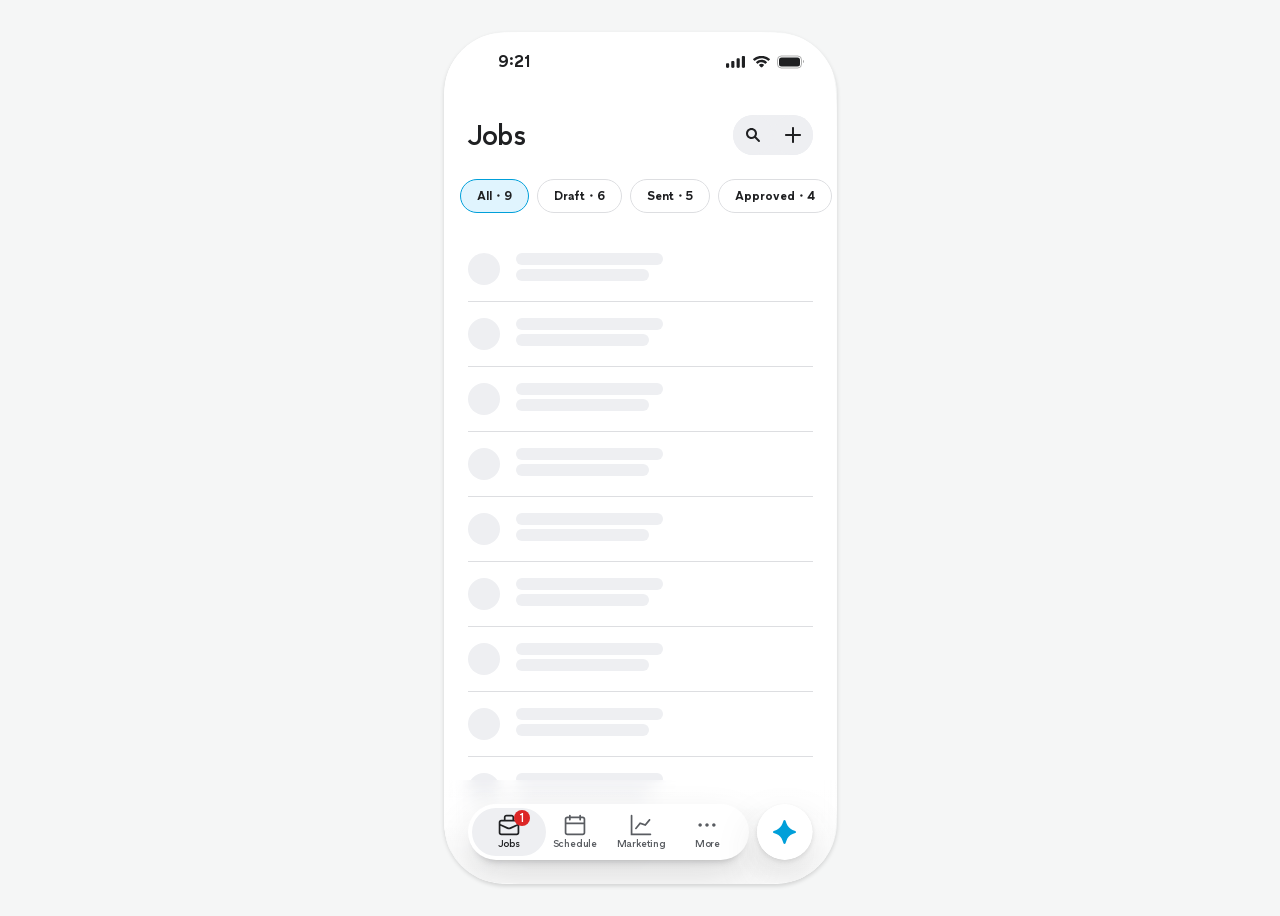
<file: inline-2/index.html>
<!DOCTYPE html>
<html lang="en" data-pp-form-factor="native" data-pp-theme="light">
  <head>
    <meta charset="utf-8" />
    <meta name="viewport" content="width=device-width, initial-scale=1, viewport-fit=cover" />
    <title>Jobs — Inline 2.0</title>
    <meta name="apple-mobile-web-app-capable" content="yes" />
    <!-- default, not black-translucent: translucent makes iOS size the web view
         to the screen minus the status bar while still anchoring it at the top,
         so the bottom of the screen is unreachable from the page. -->
    <meta name="apple-mobile-web-app-status-bar-style" content="default" />
    <meta name="apple-mobile-web-app-title" content="Jobs" />
    <link rel="manifest" href="../manifest.webmanifest" />
    <!-- data-pp-theme on the root element pins light in every browser and OS setting;
         there is no toggle. -->
    <link rel="stylesheet" href="../styles/fonts.css" />
    <link rel="stylesheet" href="../styles/pushpin.css" />
    <link rel="stylesheet" href="../styles/pushpin-device.css" />
    <link rel="stylesheet" href="app.css" />
  </head>
  <body>
    <div class="jobs-device">
    <div class="pp-device">
      <div
        class="pp-status-bar"
        aria-hidden="true"
        data-pp-component="Native / Status Bar"
        data-pp-variant="OS=iOS X [Dynamic Island], Dark Mode=False"
      >
        <p class="pp-status-bar__time">9:21</p>
        <div class="pp-status-bar__levels">
          <span class="pp-status-bar__glyph pp-status-bar__cellular"></span>
          <span class="pp-status-bar__glyph pp-status-bar__wifi"></span>
          <div class="pp-status-bar__battery"></div>
          <div class="pp-status-bar__battery-fill"></div>
          <span class="pp-status-bar__glyph pp-status-bar__battery-cap"></span>
        </div>
      </div>

      <div class="pp-screen jobs">
        <section class="jobs__page" data-page="jobs" aria-labelledby="page-jobs-title">
          <header class="jobs__header">
            <h1 class="pp-title-2 jobs__title" id="page-jobs-title">Jobs</h1>
            <div class="jobs__actions">
              <button
                type="button"
                class="jobs__action"
                aria-label="Search jobs"
                data-pp-component="Icon Button"
                data-pp-variant="theme=secondary, size=large"
              >
                <span class="jobs__action-icon jobs__action-icon--search" aria-hidden="true"></span>
              </button>
              <button
                type="button"
                class="jobs__action"
                aria-label="Create job"
                data-pp-component="Icon Button"
                data-pp-variant="theme=secondary, size=large"
              >
                <span class="jobs__action-icon jobs__action-icon--plus" aria-hidden="true"></span>
              </button>
            </div>
          </header>

          <div class="jobs__filters" role="group" aria-label="Filter by status">
            <button
              type="button"
              class="jobs__chip"
              aria-pressed="true"
              data-pp-component="Chip"
              data-pp-variant="isSelected=true"
            >
              All・9
            </button>
            <button
              type="button"
              class="jobs__chip"
              aria-pressed="false"
              data-pp-component="Chip"
              data-pp-variant="isSelected=false"
            >
              Draft・6
            </button>
            <button
              type="button"
              class="jobs__chip"
              aria-pressed="false"
              data-pp-component="Chip"
              data-pp-variant="isSelected=false"
            >
              Sent・5
            </button>
            <button
              type="button"
              class="jobs__chip"
              aria-pressed="false"
              data-pp-component="Chip"
              data-pp-variant="isSelected=false"
            >
              Approved・4
            </button>
            <button
              type="button"
              class="jobs__chip"
              aria-pressed="false"
              data-pp-component="Chip"
              data-pp-variant="isSelected=false"
            >
              Rejected・1
            </button>
          </div>

          <div class="pp-screen__body jobs__body">
            <ul class="jobs__list" data-pp-proposed="Pro / Job list row">
              <li class="jobs__row">
                <span
                  class="jobs__avatar"
                  aria-hidden="true"
                  data-pp-component="Avatar"
                  data-pp-variant="User=Customer, sise=xSmall, 👁️ initials=true"
                ></span>
                <div class="jobs__text" aria-hidden="true">
                  <p class="pp-title-6 jobs__slot"><span class="jobs__bone">Anaïs Ziae-Mohseni</span></p>
                  <p class="pp-body-2 jobs__slot"><span class="jobs__bone">Clogged drain repair</span></p>
                </div>
              </li>

              <li class="jobs__row">
                <span
                  class="jobs__avatar"
                  aria-hidden="true"
                  data-pp-component="Avatar"
                  data-pp-variant="User=Customer, sise=xSmall, 👁️ initials=true"
                ></span>
                <div class="jobs__text" aria-hidden="true">
                  <p class="pp-title-6 jobs__slot"><span class="jobs__bone">Anaïs Ziae-Mohseni</span></p>
                  <p class="pp-body-2 jobs__slot"><span class="jobs__bone">Clogged drain repair</span></p>
                </div>
              </li>

              <li class="jobs__row">
                <span
                  class="jobs__avatar"
                  aria-hidden="true"
                  data-pp-component="Avatar"
                  data-pp-variant="User=Customer, sise=xSmall, 👁️ initials=true"
                ></span>
                <div class="jobs__text" aria-hidden="true">
                  <p class="pp-title-6 jobs__slot"><span class="jobs__bone">Anaïs Ziae-Mohseni</span></p>
                  <p class="pp-body-2 jobs__slot"><span class="jobs__bone">Clogged drain repair</span></p>
                </div>
              </li>

              <li class="jobs__row">
                <span
                  class="jobs__avatar"
                  aria-hidden="true"
                  data-pp-component="Avatar"
                  data-pp-variant="User=Customer, sise=xSmall, 👁️ initials=true"
                ></span>
                <div class="jobs__text" aria-hidden="true">
                  <p class="pp-title-6 jobs__slot"><span class="jobs__bone">Anaïs Ziae-Mohseni</span></p>
                  <p class="pp-body-2 jobs__slot"><span class="jobs__bone">Clogged drain repair</span></p>
                </div>
              </li>

              <li class="jobs__row">
                <span
                  class="jobs__avatar"
                  aria-hidden="true"
                  data-pp-component="Avatar"
                  data-pp-variant="User=Customer, sise=xSmall, 👁️ initials=true"
                ></span>
                <div class="jobs__text" aria-hidden="true">
                  <p class="pp-title-6 jobs__slot"><span class="jobs__bone">Anaïs Ziae-Mohseni</span></p>
                  <p class="pp-body-2 jobs__slot"><span class="jobs__bone">Clogged drain repair</span></p>
                </div>
              </li>

              <li class="jobs__row">
                <span
                  class="jobs__avatar"
                  aria-hidden="true"
                  data-pp-component="Avatar"
                  data-pp-variant="User=Customer, sise=xSmall, 👁️ initials=true"
                ></span>
                <div class="jobs__text" aria-hidden="true">
                  <p class="pp-title-6 jobs__slot"><span class="jobs__bone">Anaïs Ziae-Mohseni</span></p>
                  <p class="pp-body-2 jobs__slot"><span class="jobs__bone">Clogged drain repair</span></p>
                </div>
              </li>

              <li class="jobs__row">
                <span
                  class="jobs__avatar"
                  aria-hidden="true"
                  data-pp-component="Avatar"
                  data-pp-variant="User=Customer, sise=xSmall, 👁️ initials=true"
                ></span>
                <div class="jobs__text" aria-hidden="true">
                  <p class="pp-title-6 jobs__slot"><span class="jobs__bone">Anaïs Ziae-Mohseni</span></p>
                  <p class="pp-body-2 jobs__slot"><span class="jobs__bone">Clogged drain repair</span></p>
                </div>
              </li>

              <li class="jobs__row">
                <span
                  class="jobs__avatar"
                  aria-hidden="true"
                  data-pp-component="Avatar"
                  data-pp-variant="User=Customer, sise=xSmall, 👁️ initials=true"
                ></span>
                <div class="jobs__text" aria-hidden="true">
                  <p class="pp-title-6 jobs__slot"><span class="jobs__bone">Anaïs Ziae-Mohseni</span></p>
                  <p class="pp-body-2 jobs__slot"><span class="jobs__bone">Clogged drain repair</span></p>
                </div>
              </li>

              <li class="jobs__row">
                <span
                  class="jobs__avatar"
                  aria-hidden="true"
                  data-pp-component="Avatar"
                  data-pp-variant="User=Customer, sise=xSmall, 👁️ initials=true"
                ></span>
                <div class="jobs__text" aria-hidden="true">
                  <p class="pp-title-6 jobs__slot"><span class="jobs__bone">Anaïs Ziae-Mohseni</span></p>
                  <p class="pp-body-2 jobs__slot"><span class="jobs__bone">Clogged drain repair</span></p>
                </div>
              </li>

              <li class="jobs__row">
                <span
                  class="jobs__avatar"
                  aria-hidden="true"
                  data-pp-component="Avatar"
                  data-pp-variant="User=Customer, sise=xSmall, 👁️ initials=true"
                ></span>
                <div class="jobs__text" aria-hidden="true">
                  <p class="pp-title-6 jobs__slot"><span class="jobs__bone">Anaïs Ziae-Mohseni</span></p>
                  <p class="pp-body-2 jobs__slot"><span class="jobs__bone">Clogged drain repair</span></p>
                </div>
              </li>
              <li class="jobs__row">
                <span
                  class="jobs__avatar"
                  aria-hidden="true"
                  data-pp-component="Avatar"
                  data-pp-variant="User=Customer, sise=xSmall, 👁️ initials=true"
                ></span>
                <div class="jobs__text" aria-hidden="true">
                  <p class="pp-title-6 jobs__slot"><span class="jobs__bone">Anaïs Ziae-Mohseni</span></p>
                  <p class="pp-body-2 jobs__slot"><span class="jobs__bone">Clogged drain repair</span></p>
                </div>
              </li>

              <li class="jobs__row">
                <span
                  class="jobs__avatar"
                  aria-hidden="true"
                  data-pp-component="Avatar"
                  data-pp-variant="User=Customer, sise=xSmall, 👁️ initials=true"
                ></span>
                <div class="jobs__text" aria-hidden="true">
                  <p class="pp-title-6 jobs__slot"><span class="jobs__bone">Anaïs Ziae-Mohseni</span></p>
                  <p class="pp-body-2 jobs__slot"><span class="jobs__bone">Clogged drain repair</span></p>
                </div>
              </li>

              <li class="jobs__row">
                <span
                  class="jobs__avatar"
                  aria-hidden="true"
                  data-pp-component="Avatar"
                  data-pp-variant="User=Customer, sise=xSmall, 👁️ initials=true"
                ></span>
                <div class="jobs__text" aria-hidden="true">
                  <p class="pp-title-6 jobs__slot"><span class="jobs__bone">Anaïs Ziae-Mohseni</span></p>
                  <p class="pp-body-2 jobs__slot"><span class="jobs__bone">Clogged drain repair</span></p>
                </div>
              </li>

              <li class="jobs__row">
                <span
                  class="jobs__avatar"
                  aria-hidden="true"
                  data-pp-component="Avatar"
                  data-pp-variant="User=Customer, sise=xSmall, 👁️ initials=true"
                ></span>
                <div class="jobs__text" aria-hidden="true">
                  <p class="pp-title-6 jobs__slot"><span class="jobs__bone">Anaïs Ziae-Mohseni</span></p>
                  <p class="pp-body-2 jobs__slot"><span class="jobs__bone">Clogged drain repair</span></p>
                </div>
              </li>

              <li class="jobs__row">
                <span
                  class="jobs__avatar"
                  aria-hidden="true"
                  data-pp-component="Avatar"
                  data-pp-variant="User=Customer, sise=xSmall, 👁️ initials=true"
                ></span>
                <div class="jobs__text" aria-hidden="true">
                  <p class="pp-title-6 jobs__slot"><span class="jobs__bone">Anaïs Ziae-Mohseni</span></p>
                  <p class="pp-body-2 jobs__slot"><span class="jobs__bone">Clogged drain repair</span></p>
                </div>
              </li>

              <li class="jobs__row">
                <span
                  class="jobs__avatar"
                  aria-hidden="true"
                  data-pp-component="Avatar"
                  data-pp-variant="User=Customer, sise=xSmall, 👁️ initials=true"
                ></span>
                <div class="jobs__text" aria-hidden="true">
                  <p class="pp-title-6 jobs__slot"><span class="jobs__bone">Anaïs Ziae-Mohseni</span></p>
                  <p class="pp-body-2 jobs__slot"><span class="jobs__bone">Clogged drain repair</span></p>
                </div>
              </li>

              <li class="jobs__row">
                <span
                  class="jobs__avatar"
                  aria-hidden="true"
                  data-pp-component="Avatar"
                  data-pp-variant="User=Customer, sise=xSmall, 👁️ initials=true"
                ></span>
                <div class="jobs__text" aria-hidden="true">
                  <p class="pp-title-6 jobs__slot"><span class="jobs__bone">Anaïs Ziae-Mohseni</span></p>
                  <p class="pp-body-2 jobs__slot"><span class="jobs__bone">Clogged drain repair</span></p>
                </div>
              </li>

              <li class="jobs__row">
                <span
                  class="jobs__avatar"
                  aria-hidden="true"
                  data-pp-component="Avatar"
                  data-pp-variant="User=Customer, sise=xSmall, 👁️ initials=true"
                ></span>
                <div class="jobs__text" aria-hidden="true">
                  <p class="pp-title-6 jobs__slot"><span class="jobs__bone">Anaïs Ziae-Mohseni</span></p>
                  <p class="pp-body-2 jobs__slot"><span class="jobs__bone">Clogged drain repair</span></p>
                </div>
              </li>

              <li class="jobs__row">
                <span
                  class="jobs__avatar"
                  aria-hidden="true"
                  data-pp-component="Avatar"
                  data-pp-variant="User=Customer, sise=xSmall, 👁️ initials=true"
                ></span>
                <div class="jobs__text" aria-hidden="true">
                  <p class="pp-title-6 jobs__slot"><span class="jobs__bone">Anaïs Ziae-Mohseni</span></p>
                  <p class="pp-body-2 jobs__slot"><span class="jobs__bone">Clogged drain repair</span></p>
                </div>
              </li>

              <li class="jobs__row">
                <span
                  class="jobs__avatar"
                  aria-hidden="true"
                  data-pp-component="Avatar"
                  data-pp-variant="User=Customer, sise=xSmall, 👁️ initials=true"
                ></span>
                <div class="jobs__text" aria-hidden="true">
                  <p class="pp-title-6 jobs__slot"><span class="jobs__bone">Anaïs Ziae-Mohseni</span></p>
                  <p class="pp-body-2 jobs__slot"><span class="jobs__bone">Clogged drain repair</span></p>
                </div>
              </li>
              <li class="jobs__row">
                <span
                  class="jobs__avatar"
                  aria-hidden="true"
                  data-pp-component="Avatar"
                  data-pp-variant="User=Customer, sise=xSmall, 👁️ initials=true"
                ></span>
                <div class="jobs__text" aria-hidden="true">
                  <p class="pp-title-6 jobs__slot"><span class="jobs__bone">Anaïs Ziae-Mohseni</span></p>
                  <p class="pp-body-2 jobs__slot"><span class="jobs__bone">Clogged drain repair</span></p>
                </div>
              </li>

              <li class="jobs__row">
                <span
                  class="jobs__avatar"
                  aria-hidden="true"
                  data-pp-component="Avatar"
                  data-pp-variant="User=Customer, sise=xSmall, 👁️ initials=true"
                ></span>
                <div class="jobs__text" aria-hidden="true">
                  <p class="pp-title-6 jobs__slot"><span class="jobs__bone">Anaïs Ziae-Mohseni</span></p>
                  <p class="pp-body-2 jobs__slot"><span class="jobs__bone">Clogged drain repair</span></p>
                </div>
              </li>

              <li class="jobs__row">
                <span
                  class="jobs__avatar"
                  aria-hidden="true"
                  data-pp-component="Avatar"
                  data-pp-variant="User=Customer, sise=xSmall, 👁️ initials=true"
                ></span>
                <div class="jobs__text" aria-hidden="true">
                  <p class="pp-title-6 jobs__slot"><span class="jobs__bone">Anaïs Ziae-Mohseni</span></p>
                  <p class="pp-body-2 jobs__slot"><span class="jobs__bone">Clogged drain repair</span></p>
                </div>
              </li>

              <li class="jobs__row">
                <span
                  class="jobs__avatar"
                  aria-hidden="true"
                  data-pp-component="Avatar"
                  data-pp-variant="User=Customer, sise=xSmall, 👁️ initials=true"
                ></span>
                <div class="jobs__text" aria-hidden="true">
                  <p class="pp-title-6 jobs__slot"><span class="jobs__bone">Anaïs Ziae-Mohseni</span></p>
                  <p class="pp-body-2 jobs__slot"><span class="jobs__bone">Clogged drain repair</span></p>
                </div>
              </li>

              <li class="jobs__row">
                <span
                  class="jobs__avatar"
                  aria-hidden="true"
                  data-pp-component="Avatar"
                  data-pp-variant="User=Customer, sise=xSmall, 👁️ initials=true"
                ></span>
                <div class="jobs__text" aria-hidden="true">
                  <p class="pp-title-6 jobs__slot"><span class="jobs__bone">Anaïs Ziae-Mohseni</span></p>
                  <p class="pp-body-2 jobs__slot"><span class="jobs__bone">Clogged drain repair</span></p>
                </div>
              </li>

              <li class="jobs__row">
                <span
                  class="jobs__avatar"
                  aria-hidden="true"
                  data-pp-component="Avatar"
                  data-pp-variant="User=Customer, sise=xSmall, 👁️ initials=true"
                ></span>
                <div class="jobs__text" aria-hidden="true">
                  <p class="pp-title-6 jobs__slot"><span class="jobs__bone">Anaïs Ziae-Mohseni</span></p>
                  <p class="pp-body-2 jobs__slot"><span class="jobs__bone">Clogged drain repair</span></p>
                </div>
              </li>

              <li class="jobs__row">
                <span
                  class="jobs__avatar"
                  aria-hidden="true"
                  data-pp-component="Avatar"
                  data-pp-variant="User=Customer, sise=xSmall, 👁️ initials=true"
                ></span>
                <div class="jobs__text" aria-hidden="true">
                  <p class="pp-title-6 jobs__slot"><span class="jobs__bone">Anaïs Ziae-Mohseni</span></p>
                  <p class="pp-body-2 jobs__slot"><span class="jobs__bone">Clogged drain repair</span></p>
                </div>
              </li>

              <li class="jobs__row">
                <span
                  class="jobs__avatar"
                  aria-hidden="true"
                  data-pp-component="Avatar"
                  data-pp-variant="User=Customer, sise=xSmall, 👁️ initials=true"
                ></span>
                <div class="jobs__text" aria-hidden="true">
                  <p class="pp-title-6 jobs__slot"><span class="jobs__bone">Anaïs Ziae-Mohseni</span></p>
                  <p class="pp-body-2 jobs__slot"><span class="jobs__bone">Clogged drain repair</span></p>
                </div>
              </li>

              <li class="jobs__row">
                <span
                  class="jobs__avatar"
                  aria-hidden="true"
                  data-pp-component="Avatar"
                  data-pp-variant="User=Customer, sise=xSmall, 👁️ initials=true"
                ></span>
                <div class="jobs__text" aria-hidden="true">
                  <p class="pp-title-6 jobs__slot"><span class="jobs__bone">Anaïs Ziae-Mohseni</span></p>
                  <p class="pp-body-2 jobs__slot"><span class="jobs__bone">Clogged drain repair</span></p>
                </div>
              </li>

              <li class="jobs__row">
                <span
                  class="jobs__avatar"
                  aria-hidden="true"
                  data-pp-component="Avatar"
                  data-pp-variant="User=Customer, sise=xSmall, 👁️ initials=true"
                ></span>
                <div class="jobs__text" aria-hidden="true">
                  <p class="pp-title-6 jobs__slot"><span class="jobs__bone">Anaïs Ziae-Mohseni</span></p>
                  <p class="pp-body-2 jobs__slot"><span class="jobs__bone">Clogged drain repair</span></p>
                </div>
              </li>
            </ul>
          </div>
        </section>

        <section class="jobs__page" data-page="schedule" aria-labelledby="page-schedule-title" hidden>
          <header class="jobs__header">
            <h1 class="pp-title-2 jobs__title" id="page-schedule-title">Schedule</h1>
            <div class="jobs__actions">
              <button
                type="button"
                class="jobs__action jobs__action--today"
                aria-label="Go to today"
                data-pp-component="Icon Button"
                data-pp-variant="theme=secondary, size=large"
              >
                <span class="jobs__action-icon jobs__action-icon--today" aria-hidden="true"></span>
              </button>
              <button
                type="button"
                class="jobs__action"
                aria-label="Search schedule"
                data-pp-component="Icon Button"
                data-pp-variant="theme=secondary, size=large"
              >
                <span class="jobs__action-icon jobs__action-icon--search" aria-hidden="true"></span>
              </button>
              <button
                type="button"
                class="jobs__action"
                aria-label="Create appointment"
                data-pp-component="Icon Button"
                data-pp-variant="theme=secondary, size=large"
              >
                <span class="jobs__action-icon jobs__action-icon--plus" aria-hidden="true"></span>
              </button>
            </div>
          </header>

          <div
            class="jobs__week"
            role="group"
            aria-label="Pick a day"
            data-pp-proposed="Pro / Week strip"
          ></div>

          <div class="pp-screen__body jobs__body">
            <ul class="jobs__list" data-pp-proposed="Pro / Job list row">
              <li class="jobs__row">
                <span
                  class="jobs__avatar"
                  aria-hidden="true"
                  data-pp-component="Avatar"
                  data-pp-variant="User=Customer, sise=xSmall, 👁️ initials=true"
                ></span>
                <div class="jobs__text" aria-hidden="true">
                  <p class="pp-title-6 jobs__slot"><span class="jobs__bone">Anaïs Ziae-Mohseni</span></p>
                  <p class="pp-body-2 jobs__slot"><span class="jobs__bone">Clogged drain repair</span></p>
                </div>
              </li>

              <li class="jobs__row">
                <span
                  class="jobs__avatar"
                  aria-hidden="true"
                  data-pp-component="Avatar"
                  data-pp-variant="User=Customer, sise=xSmall, 👁️ initials=true"
                ></span>
                <div class="jobs__text" aria-hidden="true">
                  <p class="pp-title-6 jobs__slot"><span class="jobs__bone">Anaïs Ziae-Mohseni</span></p>
                  <p class="pp-body-2 jobs__slot"><span class="jobs__bone">Clogged drain repair</span></p>
                </div>
              </li>

              <li class="jobs__row">
                <span
                  class="jobs__avatar"
                  aria-hidden="true"
                  data-pp-component="Avatar"
                  data-pp-variant="User=Customer, sise=xSmall, 👁️ initials=true"
                ></span>
                <div class="jobs__text" aria-hidden="true">
                  <p class="pp-title-6 jobs__slot"><span class="jobs__bone">Anaïs Ziae-Mohseni</span></p>
                  <p class="pp-body-2 jobs__slot"><span class="jobs__bone">Clogged drain repair</span></p>
                </div>
              </li>

              <li class="jobs__row">
                <span
                  class="jobs__avatar"
                  aria-hidden="true"
                  data-pp-component="Avatar"
                  data-pp-variant="User=Customer, sise=xSmall, 👁️ initials=true"
                ></span>
                <div class="jobs__text" aria-hidden="true">
                  <p class="pp-title-6 jobs__slot"><span class="jobs__bone">Anaïs Ziae-Mohseni</span></p>
                  <p class="pp-body-2 jobs__slot"><span class="jobs__bone">Clogged drain repair</span></p>
                </div>
              </li>

              <li class="jobs__row">
                <span
                  class="jobs__avatar"
                  aria-hidden="true"
                  data-pp-component="Avatar"
                  data-pp-variant="User=Customer, sise=xSmall, 👁️ initials=true"
                ></span>
                <div class="jobs__text" aria-hidden="true">
                  <p class="pp-title-6 jobs__slot"><span class="jobs__bone">Anaïs Ziae-Mohseni</span></p>
                  <p class="pp-body-2 jobs__slot"><span class="jobs__bone">Clogged drain repair</span></p>
                </div>
              </li>

              <li class="jobs__row">
                <span
                  class="jobs__avatar"
                  aria-hidden="true"
                  data-pp-component="Avatar"
                  data-pp-variant="User=Customer, sise=xSmall, 👁️ initials=true"
                ></span>
                <div class="jobs__text" aria-hidden="true">
                  <p class="pp-title-6 jobs__slot"><span class="jobs__bone">Anaïs Ziae-Mohseni</span></p>
                  <p class="pp-body-2 jobs__slot"><span class="jobs__bone">Clogged drain repair</span></p>
                </div>
              </li>

              <li class="jobs__row">
                <span
                  class="jobs__avatar"
                  aria-hidden="true"
                  data-pp-component="Avatar"
                  data-pp-variant="User=Customer, sise=xSmall, 👁️ initials=true"
                ></span>
                <div class="jobs__text" aria-hidden="true">
                  <p class="pp-title-6 jobs__slot"><span class="jobs__bone">Anaïs Ziae-Mohseni</span></p>
                  <p class="pp-body-2 jobs__slot"><span class="jobs__bone">Clogged drain repair</span></p>
                </div>
              </li>

              <li class="jobs__row">
                <span
                  class="jobs__avatar"
                  aria-hidden="true"
                  data-pp-component="Avatar"
                  data-pp-variant="User=Customer, sise=xSmall, 👁️ initials=true"
                ></span>
                <div class="jobs__text" aria-hidden="true">
                  <p class="pp-title-6 jobs__slot"><span class="jobs__bone">Anaïs Ziae-Mohseni</span></p>
                  <p class="pp-body-2 jobs__slot"><span class="jobs__bone">Clogged drain repair</span></p>
                </div>
              </li>

              <li class="jobs__row">
                <span
                  class="jobs__avatar"
                  aria-hidden="true"
                  data-pp-component="Avatar"
                  data-pp-variant="User=Customer, sise=xSmall, 👁️ initials=true"
                ></span>
                <div class="jobs__text" aria-hidden="true">
                  <p class="pp-title-6 jobs__slot"><span class="jobs__bone">Anaïs Ziae-Mohseni</span></p>
                  <p class="pp-body-2 jobs__slot"><span class="jobs__bone">Clogged drain repair</span></p>
                </div>
              </li>

              <li class="jobs__row">
                <span
                  class="jobs__avatar"
                  aria-hidden="true"
                  data-pp-component="Avatar"
                  data-pp-variant="User=Customer, sise=xSmall, 👁️ initials=true"
                ></span>
                <div class="jobs__text" aria-hidden="true">
                  <p class="pp-title-6 jobs__slot"><span class="jobs__bone">Anaïs Ziae-Mohseni</span></p>
                  <p class="pp-body-2 jobs__slot"><span class="jobs__bone">Clogged drain repair</span></p>
                </div>
              </li>
              <li class="jobs__row">
                <span
                  class="jobs__avatar"
                  aria-hidden="true"
                  data-pp-component="Avatar"
                  data-pp-variant="User=Customer, sise=xSmall, 👁️ initials=true"
                ></span>
                <div class="jobs__text" aria-hidden="true">
                  <p class="pp-title-6 jobs__slot"><span class="jobs__bone">Anaïs Ziae-Mohseni</span></p>
                  <p class="pp-body-2 jobs__slot"><span class="jobs__bone">Clogged drain repair</span></p>
                </div>
              </li>

              <li class="jobs__row">
                <span
                  class="jobs__avatar"
                  aria-hidden="true"
                  data-pp-component="Avatar"
                  data-pp-variant="User=Customer, sise=xSmall, 👁️ initials=true"
                ></span>
                <div class="jobs__text" aria-hidden="true">
                  <p class="pp-title-6 jobs__slot"><span class="jobs__bone">Anaïs Ziae-Mohseni</span></p>
                  <p class="pp-body-2 jobs__slot"><span class="jobs__bone">Clogged drain repair</span></p>
                </div>
              </li>

              <li class="jobs__row">
                <span
                  class="jobs__avatar"
                  aria-hidden="true"
                  data-pp-component="Avatar"
                  data-pp-variant="User=Customer, sise=xSmall, 👁️ initials=true"
                ></span>
                <div class="jobs__text" aria-hidden="true">
                  <p class="pp-title-6 jobs__slot"><span class="jobs__bone">Anaïs Ziae-Mohseni</span></p>
                  <p class="pp-body-2 jobs__slot"><span class="jobs__bone">Clogged drain repair</span></p>
                </div>
              </li>

              <li class="jobs__row">
                <span
                  class="jobs__avatar"
                  aria-hidden="true"
                  data-pp-component="Avatar"
                  data-pp-variant="User=Customer, sise=xSmall, 👁️ initials=true"
                ></span>
                <div class="jobs__text" aria-hidden="true">
                  <p class="pp-title-6 jobs__slot"><span class="jobs__bone">Anaïs Ziae-Mohseni</span></p>
                  <p class="pp-body-2 jobs__slot"><span class="jobs__bone">Clogged drain repair</span></p>
                </div>
              </li>

              <li class="jobs__row">
                <span
                  class="jobs__avatar"
                  aria-hidden="true"
                  data-pp-component="Avatar"
                  data-pp-variant="User=Customer, sise=xSmall, 👁️ initials=true"
                ></span>
                <div class="jobs__text" aria-hidden="true">
                  <p class="pp-title-6 jobs__slot"><span class="jobs__bone">Anaïs Ziae-Mohseni</span></p>
                  <p class="pp-body-2 jobs__slot"><span class="jobs__bone">Clogged drain repair</span></p>
                </div>
              </li>

              <li class="jobs__row">
                <span
                  class="jobs__avatar"
                  aria-hidden="true"
                  data-pp-component="Avatar"
                  data-pp-variant="User=Customer, sise=xSmall, 👁️ initials=true"
                ></span>
                <div class="jobs__text" aria-hidden="true">
                  <p class="pp-title-6 jobs__slot"><span class="jobs__bone">Anaïs Ziae-Mohseni</span></p>
                  <p class="pp-body-2 jobs__slot"><span class="jobs__bone">Clogged drain repair</span></p>
                </div>
              </li>

              <li class="jobs__row">
                <span
                  class="jobs__avatar"
                  aria-hidden="true"
                  data-pp-component="Avatar"
                  data-pp-variant="User=Customer, sise=xSmall, 👁️ initials=true"
                ></span>
                <div class="jobs__text" aria-hidden="true">
                  <p class="pp-title-6 jobs__slot"><span class="jobs__bone">Anaïs Ziae-Mohseni</span></p>
                  <p class="pp-body-2 jobs__slot"><span class="jobs__bone">Clogged drain repair</span></p>
                </div>
              </li>

              <li class="jobs__row">
                <span
                  class="jobs__avatar"
                  aria-hidden="true"
                  data-pp-component="Avatar"
                  data-pp-variant="User=Customer, sise=xSmall, 👁️ initials=true"
                ></span>
                <div class="jobs__text" aria-hidden="true">
                  <p class="pp-title-6 jobs__slot"><span class="jobs__bone">Anaïs Ziae-Mohseni</span></p>
                  <p class="pp-body-2 jobs__slot"><span class="jobs__bone">Clogged drain repair</span></p>
                </div>
              </li>

              <li class="jobs__row">
                <span
                  class="jobs__avatar"
                  aria-hidden="true"
                  data-pp-component="Avatar"
                  data-pp-variant="User=Customer, sise=xSmall, 👁️ initials=true"
                ></span>
                <div class="jobs__text" aria-hidden="true">
                  <p class="pp-title-6 jobs__slot"><span class="jobs__bone">Anaïs Ziae-Mohseni</span></p>
                  <p class="pp-body-2 jobs__slot"><span class="jobs__bone">Clogged drain repair</span></p>
                </div>
              </li>

              <li class="jobs__row">
                <span
                  class="jobs__avatar"
                  aria-hidden="true"
                  data-pp-component="Avatar"
                  data-pp-variant="User=Customer, sise=xSmall, 👁️ initials=true"
                ></span>
                <div class="jobs__text" aria-hidden="true">
                  <p class="pp-title-6 jobs__slot"><span class="jobs__bone">Anaïs Ziae-Mohseni</span></p>
                  <p class="pp-body-2 jobs__slot"><span class="jobs__bone">Clogged drain repair</span></p>
                </div>
              </li>
              <li class="jobs__row">
                <span
                  class="jobs__avatar"
                  aria-hidden="true"
                  data-pp-component="Avatar"
                  data-pp-variant="User=Customer, sise=xSmall, 👁️ initials=true"
                ></span>
                <div class="jobs__text" aria-hidden="true">
                  <p class="pp-title-6 jobs__slot"><span class="jobs__bone">Anaïs Ziae-Mohseni</span></p>
                  <p class="pp-body-2 jobs__slot"><span class="jobs__bone">Clogged drain repair</span></p>
                </div>
              </li>

              <li class="jobs__row">
                <span
                  class="jobs__avatar"
                  aria-hidden="true"
                  data-pp-component="Avatar"
                  data-pp-variant="User=Customer, sise=xSmall, 👁️ initials=true"
                ></span>
                <div class="jobs__text" aria-hidden="true">
                  <p class="pp-title-6 jobs__slot"><span class="jobs__bone">Anaïs Ziae-Mohseni</span></p>
                  <p class="pp-body-2 jobs__slot"><span class="jobs__bone">Clogged drain repair</span></p>
                </div>
              </li>

              <li class="jobs__row">
                <span
                  class="jobs__avatar"
                  aria-hidden="true"
                  data-pp-component="Avatar"
                  data-pp-variant="User=Customer, sise=xSmall, 👁️ initials=true"
                ></span>
                <div class="jobs__text" aria-hidden="true">
                  <p class="pp-title-6 jobs__slot"><span class="jobs__bone">Anaïs Ziae-Mohseni</span></p>
                  <p class="pp-body-2 jobs__slot"><span class="jobs__bone">Clogged drain repair</span></p>
                </div>
              </li>

              <li class="jobs__row">
                <span
                  class="jobs__avatar"
                  aria-hidden="true"
                  data-pp-component="Avatar"
                  data-pp-variant="User=Customer, sise=xSmall, 👁️ initials=true"
                ></span>
                <div class="jobs__text" aria-hidden="true">
                  <p class="pp-title-6 jobs__slot"><span class="jobs__bone">Anaïs Ziae-Mohseni</span></p>
                  <p class="pp-body-2 jobs__slot"><span class="jobs__bone">Clogged drain repair</span></p>
                </div>
              </li>

              <li class="jobs__row">
                <span
                  class="jobs__avatar"
                  aria-hidden="true"
                  data-pp-component="Avatar"
                  data-pp-variant="User=Customer, sise=xSmall, 👁️ initials=true"
                ></span>
                <div class="jobs__text" aria-hidden="true">
                  <p class="pp-title-6 jobs__slot"><span class="jobs__bone">Anaïs Ziae-Mohseni</span></p>
                  <p class="pp-body-2 jobs__slot"><span class="jobs__bone">Clogged drain repair</span></p>
                </div>
              </li>

              <li class="jobs__row">
                <span
                  class="jobs__avatar"
                  aria-hidden="true"
                  data-pp-component="Avatar"
                  data-pp-variant="User=Customer, sise=xSmall, 👁️ initials=true"
                ></span>
                <div class="jobs__text" aria-hidden="true">
                  <p class="pp-title-6 jobs__slot"><span class="jobs__bone">Anaïs Ziae-Mohseni</span></p>
                  <p class="pp-body-2 jobs__slot"><span class="jobs__bone">Clogged drain repair</span></p>
                </div>
              </li>

              <li class="jobs__row">
                <span
                  class="jobs__avatar"
                  aria-hidden="true"
                  data-pp-component="Avatar"
                  data-pp-variant="User=Customer, sise=xSmall, 👁️ initials=true"
                ></span>
                <div class="jobs__text" aria-hidden="true">
                  <p class="pp-title-6 jobs__slot"><span class="jobs__bone">Anaïs Ziae-Mohseni</span></p>
                  <p class="pp-body-2 jobs__slot"><span class="jobs__bone">Clogged drain repair</span></p>
                </div>
              </li>

              <li class="jobs__row">
                <span
                  class="jobs__avatar"
                  aria-hidden="true"
                  data-pp-component="Avatar"
                  data-pp-variant="User=Customer, sise=xSmall, 👁️ initials=true"
                ></span>
                <div class="jobs__text" aria-hidden="true">
                  <p class="pp-title-6 jobs__slot"><span class="jobs__bone">Anaïs Ziae-Mohseni</span></p>
                  <p class="pp-body-2 jobs__slot"><span class="jobs__bone">Clogged drain repair</span></p>
                </div>
              </li>

              <li class="jobs__row">
                <span
                  class="jobs__avatar"
                  aria-hidden="true"
                  data-pp-component="Avatar"
                  data-pp-variant="User=Customer, sise=xSmall, 👁️ initials=true"
                ></span>
                <div class="jobs__text" aria-hidden="true">
                  <p class="pp-title-6 jobs__slot"><span class="jobs__bone">Anaïs Ziae-Mohseni</span></p>
                  <p class="pp-body-2 jobs__slot"><span class="jobs__bone">Clogged drain repair</span></p>
                </div>
              </li>

              <li class="jobs__row">
                <span
                  class="jobs__avatar"
                  aria-hidden="true"
                  data-pp-component="Avatar"
                  data-pp-variant="User=Customer, sise=xSmall, 👁️ initials=true"
                ></span>
                <div class="jobs__text" aria-hidden="true">
                  <p class="pp-title-6 jobs__slot"><span class="jobs__bone">Anaïs Ziae-Mohseni</span></p>
                  <p class="pp-body-2 jobs__slot"><span class="jobs__bone">Clogged drain repair</span></p>
                </div>
              </li>
            </ul>
          </div>
        </section>

        <section class="jobs__page" data-page="get-paid" aria-labelledby="page-get-paid-title" hidden>
          <header class="jobs__header">
            <button
              type="button"
              class="jobs__action jobs__back"
              aria-label="Back"
              data-back="more"
              data-pp-component="Icon Button"
              data-pp-variant="theme=secondary, size=large"
            >
              <span class="jobs__action-icon jobs__action-icon--back" aria-hidden="true"></span>
            </button>
            <h1 class="pp-title-2 jobs__title" id="page-get-paid-title">Payments</h1>
            <div class="jobs__actions">
              <button
                type="button"
                class="jobs__action"
                aria-label="Request payment"
                data-pp-component="Icon Button"
                data-pp-variant="theme=secondary, size=large"
              >
                <span class="jobs__action-icon jobs__action-icon--plus" aria-hidden="true"></span>
              </button>
            </div>
          </header>

          <div class="pp-screen__body jobs__body">
            <ul class="jobs__list" data-pp-proposed="Pro / Job list row">
              <li class="jobs__row">
                <span
                  class="jobs__avatar"
                  aria-hidden="true"
                  data-pp-component="Avatar"
                  data-pp-variant="User=Customer, sise=xSmall, 👁️ initials=true"
                ></span>
                <div class="jobs__text" aria-hidden="true">
                  <p class="pp-title-6 jobs__slot"><span class="jobs__bone">Anaïs Ziae-Mohseni</span></p>
                  <p class="pp-body-2 jobs__slot"><span class="jobs__bone">Clogged drain repair</span></p>
                </div>
              </li>

              <li class="jobs__row">
                <span
                  class="jobs__avatar"
                  aria-hidden="true"
                  data-pp-component="Avatar"
                  data-pp-variant="User=Customer, sise=xSmall, 👁️ initials=true"
                ></span>
                <div class="jobs__text" aria-hidden="true">
                  <p class="pp-title-6 jobs__slot"><span class="jobs__bone">Anaïs Ziae-Mohseni</span></p>
                  <p class="pp-body-2 jobs__slot"><span class="jobs__bone">Clogged drain repair</span></p>
                </div>
              </li>

              <li class="jobs__row">
                <span
                  class="jobs__avatar"
                  aria-hidden="true"
                  data-pp-component="Avatar"
                  data-pp-variant="User=Customer, sise=xSmall, 👁️ initials=true"
                ></span>
                <div class="jobs__text" aria-hidden="true">
                  <p class="pp-title-6 jobs__slot"><span class="jobs__bone">Anaïs Ziae-Mohseni</span></p>
                  <p class="pp-body-2 jobs__slot"><span class="jobs__bone">Clogged drain repair</span></p>
                </div>
              </li>

              <li class="jobs__row">
                <span
                  class="jobs__avatar"
                  aria-hidden="true"
                  data-pp-component="Avatar"
                  data-pp-variant="User=Customer, sise=xSmall, 👁️ initials=true"
                ></span>
                <div class="jobs__text" aria-hidden="true">
                  <p class="pp-title-6 jobs__slot"><span class="jobs__bone">Anaïs Ziae-Mohseni</span></p>
                  <p class="pp-body-2 jobs__slot"><span class="jobs__bone">Clogged drain repair</span></p>
                </div>
              </li>

              <li class="jobs__row">
                <span
                  class="jobs__avatar"
                  aria-hidden="true"
                  data-pp-component="Avatar"
                  data-pp-variant="User=Customer, sise=xSmall, 👁️ initials=true"
                ></span>
                <div class="jobs__text" aria-hidden="true">
                  <p class="pp-title-6 jobs__slot"><span class="jobs__bone">Anaïs Ziae-Mohseni</span></p>
                  <p class="pp-body-2 jobs__slot"><span class="jobs__bone">Clogged drain repair</span></p>
                </div>
              </li>

              <li class="jobs__row">
                <span
                  class="jobs__avatar"
                  aria-hidden="true"
                  data-pp-component="Avatar"
                  data-pp-variant="User=Customer, sise=xSmall, 👁️ initials=true"
                ></span>
                <div class="jobs__text" aria-hidden="true">
                  <p class="pp-title-6 jobs__slot"><span class="jobs__bone">Anaïs Ziae-Mohseni</span></p>
                  <p class="pp-body-2 jobs__slot"><span class="jobs__bone">Clogged drain repair</span></p>
                </div>
              </li>

              <li class="jobs__row">
                <span
                  class="jobs__avatar"
                  aria-hidden="true"
                  data-pp-component="Avatar"
                  data-pp-variant="User=Customer, sise=xSmall, 👁️ initials=true"
                ></span>
                <div class="jobs__text" aria-hidden="true">
                  <p class="pp-title-6 jobs__slot"><span class="jobs__bone">Anaïs Ziae-Mohseni</span></p>
                  <p class="pp-body-2 jobs__slot"><span class="jobs__bone">Clogged drain repair</span></p>
                </div>
              </li>

              <li class="jobs__row">
                <span
                  class="jobs__avatar"
                  aria-hidden="true"
                  data-pp-component="Avatar"
                  data-pp-variant="User=Customer, sise=xSmall, 👁️ initials=true"
                ></span>
                <div class="jobs__text" aria-hidden="true">
                  <p class="pp-title-6 jobs__slot"><span class="jobs__bone">Anaïs Ziae-Mohseni</span></p>
                  <p class="pp-body-2 jobs__slot"><span class="jobs__bone">Clogged drain repair</span></p>
                </div>
              </li>

              <li class="jobs__row">
                <span
                  class="jobs__avatar"
                  aria-hidden="true"
                  data-pp-component="Avatar"
                  data-pp-variant="User=Customer, sise=xSmall, 👁️ initials=true"
                ></span>
                <div class="jobs__text" aria-hidden="true">
                  <p class="pp-title-6 jobs__slot"><span class="jobs__bone">Anaïs Ziae-Mohseni</span></p>
                  <p class="pp-body-2 jobs__slot"><span class="jobs__bone">Clogged drain repair</span></p>
                </div>
              </li>

              <li class="jobs__row">
                <span
                  class="jobs__avatar"
                  aria-hidden="true"
                  data-pp-component="Avatar"
                  data-pp-variant="User=Customer, sise=xSmall, 👁️ initials=true"
                ></span>
                <div class="jobs__text" aria-hidden="true">
                  <p class="pp-title-6 jobs__slot"><span class="jobs__bone">Anaïs Ziae-Mohseni</span></p>
                  <p class="pp-body-2 jobs__slot"><span class="jobs__bone">Clogged drain repair</span></p>
                </div>
              </li>
              <li class="jobs__row">
                <span
                  class="jobs__avatar"
                  aria-hidden="true"
                  data-pp-component="Avatar"
                  data-pp-variant="User=Customer, sise=xSmall, 👁️ initials=true"
                ></span>
                <div class="jobs__text" aria-hidden="true">
                  <p class="pp-title-6 jobs__slot"><span class="jobs__bone">Anaïs Ziae-Mohseni</span></p>
                  <p class="pp-body-2 jobs__slot"><span class="jobs__bone">Clogged drain repair</span></p>
                </div>
              </li>

              <li class="jobs__row">
                <span
                  class="jobs__avatar"
                  aria-hidden="true"
                  data-pp-component="Avatar"
                  data-pp-variant="User=Customer, sise=xSmall, 👁️ initials=true"
                ></span>
                <div class="jobs__text" aria-hidden="true">
                  <p class="pp-title-6 jobs__slot"><span class="jobs__bone">Anaïs Ziae-Mohseni</span></p>
                  <p class="pp-body-2 jobs__slot"><span class="jobs__bone">Clogged drain repair</span></p>
                </div>
              </li>

              <li class="jobs__row">
                <span
                  class="jobs__avatar"
                  aria-hidden="true"
                  data-pp-component="Avatar"
                  data-pp-variant="User=Customer, sise=xSmall, 👁️ initials=true"
                ></span>
                <div class="jobs__text" aria-hidden="true">
                  <p class="pp-title-6 jobs__slot"><span class="jobs__bone">Anaïs Ziae-Mohseni</span></p>
                  <p class="pp-body-2 jobs__slot"><span class="jobs__bone">Clogged drain repair</span></p>
                </div>
              </li>

              <li class="jobs__row">
                <span
                  class="jobs__avatar"
                  aria-hidden="true"
                  data-pp-component="Avatar"
                  data-pp-variant="User=Customer, sise=xSmall, 👁️ initials=true"
                ></span>
                <div class="jobs__text" aria-hidden="true">
                  <p class="pp-title-6 jobs__slot"><span class="jobs__bone">Anaïs Ziae-Mohseni</span></p>
                  <p class="pp-body-2 jobs__slot"><span class="jobs__bone">Clogged drain repair</span></p>
                </div>
              </li>

              <li class="jobs__row">
                <span
                  class="jobs__avatar"
                  aria-hidden="true"
                  data-pp-component="Avatar"
                  data-pp-variant="User=Customer, sise=xSmall, 👁️ initials=true"
                ></span>
                <div class="jobs__text" aria-hidden="true">
                  <p class="pp-title-6 jobs__slot"><span class="jobs__bone">Anaïs Ziae-Mohseni</span></p>
                  <p class="pp-body-2 jobs__slot"><span class="jobs__bone">Clogged drain repair</span></p>
                </div>
              </li>

              <li class="jobs__row">
                <span
                  class="jobs__avatar"
                  aria-hidden="true"
                  data-pp-component="Avatar"
                  data-pp-variant="User=Customer, sise=xSmall, 👁️ initials=true"
                ></span>
                <div class="jobs__text" aria-hidden="true">
                  <p class="pp-title-6 jobs__slot"><span class="jobs__bone">Anaïs Ziae-Mohseni</span></p>
                  <p class="pp-body-2 jobs__slot"><span class="jobs__bone">Clogged drain repair</span></p>
                </div>
              </li>

              <li class="jobs__row">
                <span
                  class="jobs__avatar"
                  aria-hidden="true"
                  data-pp-component="Avatar"
                  data-pp-variant="User=Customer, sise=xSmall, 👁️ initials=true"
                ></span>
                <div class="jobs__text" aria-hidden="true">
                  <p class="pp-title-6 jobs__slot"><span class="jobs__bone">Anaïs Ziae-Mohseni</span></p>
                  <p class="pp-body-2 jobs__slot"><span class="jobs__bone">Clogged drain repair</span></p>
                </div>
              </li>

              <li class="jobs__row">
                <span
                  class="jobs__avatar"
                  aria-hidden="true"
                  data-pp-component="Avatar"
                  data-pp-variant="User=Customer, sise=xSmall, 👁️ initials=true"
                ></span>
                <div class="jobs__text" aria-hidden="true">
                  <p class="pp-title-6 jobs__slot"><span class="jobs__bone">Anaïs Ziae-Mohseni</span></p>
                  <p class="pp-body-2 jobs__slot"><span class="jobs__bone">Clogged drain repair</span></p>
                </div>
              </li>

              <li class="jobs__row">
                <span
                  class="jobs__avatar"
                  aria-hidden="true"
                  data-pp-component="Avatar"
                  data-pp-variant="User=Customer, sise=xSmall, 👁️ initials=true"
                ></span>
                <div class="jobs__text" aria-hidden="true">
                  <p class="pp-title-6 jobs__slot"><span class="jobs__bone">Anaïs Ziae-Mohseni</span></p>
                  <p class="pp-body-2 jobs__slot"><span class="jobs__bone">Clogged drain repair</span></p>
                </div>
              </li>

              <li class="jobs__row">
                <span
                  class="jobs__avatar"
                  aria-hidden="true"
                  data-pp-component="Avatar"
                  data-pp-variant="User=Customer, sise=xSmall, 👁️ initials=true"
                ></span>
                <div class="jobs__text" aria-hidden="true">
                  <p class="pp-title-6 jobs__slot"><span class="jobs__bone">Anaïs Ziae-Mohseni</span></p>
                  <p class="pp-body-2 jobs__slot"><span class="jobs__bone">Clogged drain repair</span></p>
                </div>
              </li>
              <li class="jobs__row">
                <span
                  class="jobs__avatar"
                  aria-hidden="true"
                  data-pp-component="Avatar"
                  data-pp-variant="User=Customer, sise=xSmall, 👁️ initials=true"
                ></span>
                <div class="jobs__text" aria-hidden="true">
                  <p class="pp-title-6 jobs__slot"><span class="jobs__bone">Anaïs Ziae-Mohseni</span></p>
                  <p class="pp-body-2 jobs__slot"><span class="jobs__bone">Clogged drain repair</span></p>
                </div>
              </li>

              <li class="jobs__row">
                <span
                  class="jobs__avatar"
                  aria-hidden="true"
                  data-pp-component="Avatar"
                  data-pp-variant="User=Customer, sise=xSmall, 👁️ initials=true"
                ></span>
                <div class="jobs__text" aria-hidden="true">
                  <p class="pp-title-6 jobs__slot"><span class="jobs__bone">Anaïs Ziae-Mohseni</span></p>
                  <p class="pp-body-2 jobs__slot"><span class="jobs__bone">Clogged drain repair</span></p>
                </div>
              </li>

              <li class="jobs__row">
                <span
                  class="jobs__avatar"
                  aria-hidden="true"
                  data-pp-component="Avatar"
                  data-pp-variant="User=Customer, sise=xSmall, 👁️ initials=true"
                ></span>
                <div class="jobs__text" aria-hidden="true">
                  <p class="pp-title-6 jobs__slot"><span class="jobs__bone">Anaïs Ziae-Mohseni</span></p>
                  <p class="pp-body-2 jobs__slot"><span class="jobs__bone">Clogged drain repair</span></p>
                </div>
              </li>

              <li class="jobs__row">
                <span
                  class="jobs__avatar"
                  aria-hidden="true"
                  data-pp-component="Avatar"
                  data-pp-variant="User=Customer, sise=xSmall, 👁️ initials=true"
                ></span>
                <div class="jobs__text" aria-hidden="true">
                  <p class="pp-title-6 jobs__slot"><span class="jobs__bone">Anaïs Ziae-Mohseni</span></p>
                  <p class="pp-body-2 jobs__slot"><span class="jobs__bone">Clogged drain repair</span></p>
                </div>
              </li>

              <li class="jobs__row">
                <span
                  class="jobs__avatar"
                  aria-hidden="true"
                  data-pp-component="Avatar"
                  data-pp-variant="User=Customer, sise=xSmall, 👁️ initials=true"
                ></span>
                <div class="jobs__text" aria-hidden="true">
                  <p class="pp-title-6 jobs__slot"><span class="jobs__bone">Anaïs Ziae-Mohseni</span></p>
                  <p class="pp-body-2 jobs__slot"><span class="jobs__bone">Clogged drain repair</span></p>
                </div>
              </li>

              <li class="jobs__row">
                <span
                  class="jobs__avatar"
                  aria-hidden="true"
                  data-pp-component="Avatar"
                  data-pp-variant="User=Customer, sise=xSmall, 👁️ initials=true"
                ></span>
                <div class="jobs__text" aria-hidden="true">
                  <p class="pp-title-6 jobs__slot"><span class="jobs__bone">Anaïs Ziae-Mohseni</span></p>
                  <p class="pp-body-2 jobs__slot"><span class="jobs__bone">Clogged drain repair</span></p>
                </div>
              </li>

              <li class="jobs__row">
                <span
                  class="jobs__avatar"
                  aria-hidden="true"
                  data-pp-component="Avatar"
                  data-pp-variant="User=Customer, sise=xSmall, 👁️ initials=true"
                ></span>
                <div class="jobs__text" aria-hidden="true">
                  <p class="pp-title-6 jobs__slot"><span class="jobs__bone">Anaïs Ziae-Mohseni</span></p>
                  <p class="pp-body-2 jobs__slot"><span class="jobs__bone">Clogged drain repair</span></p>
                </div>
              </li>

              <li class="jobs__row">
                <span
                  class="jobs__avatar"
                  aria-hidden="true"
                  data-pp-component="Avatar"
                  data-pp-variant="User=Customer, sise=xSmall, 👁️ initials=true"
                ></span>
                <div class="jobs__text" aria-hidden="true">
                  <p class="pp-title-6 jobs__slot"><span class="jobs__bone">Anaïs Ziae-Mohseni</span></p>
                  <p class="pp-body-2 jobs__slot"><span class="jobs__bone">Clogged drain repair</span></p>
                </div>
              </li>

              <li class="jobs__row">
                <span
                  class="jobs__avatar"
                  aria-hidden="true"
                  data-pp-component="Avatar"
                  data-pp-variant="User=Customer, sise=xSmall, 👁️ initials=true"
                ></span>
                <div class="jobs__text" aria-hidden="true">
                  <p class="pp-title-6 jobs__slot"><span class="jobs__bone">Anaïs Ziae-Mohseni</span></p>
                  <p class="pp-body-2 jobs__slot"><span class="jobs__bone">Clogged drain repair</span></p>
                </div>
              </li>

              <li class="jobs__row">
                <span
                  class="jobs__avatar"
                  aria-hidden="true"
                  data-pp-component="Avatar"
                  data-pp-variant="User=Customer, sise=xSmall, 👁️ initials=true"
                ></span>
                <div class="jobs__text" aria-hidden="true">
                  <p class="pp-title-6 jobs__slot"><span class="jobs__bone">Anaïs Ziae-Mohseni</span></p>
                  <p class="pp-body-2 jobs__slot"><span class="jobs__bone">Clogged drain repair</span></p>
                </div>
              </li>
            </ul>
          </div>
        </section>

        <section class="jobs__page" data-page="quotes" aria-labelledby="page-quotes-title" hidden>
          <header class="jobs__header">
            <button
              type="button"
              class="jobs__action jobs__back"
              aria-label="Back"
              data-back="more"
              data-pp-component="Icon Button"
              data-pp-variant="theme=secondary, size=large"
            >
              <span class="jobs__action-icon jobs__action-icon--back" aria-hidden="true"></span>
            </button>
            <h1 class="pp-title-2 jobs__title" id="page-quotes-title">Quotes</h1>
            <div class="jobs__actions">
              <button
                type="button"
                class="jobs__action"
                aria-label="Search quotes"
                data-pp-component="Icon Button"
                data-pp-variant="theme=secondary, size=large"
              >
                <span class="jobs__action-icon jobs__action-icon--search" aria-hidden="true"></span>
              </button>
              <button
                type="button"
                class="jobs__action"
                aria-label="Create quote"
                data-pp-component="Icon Button"
                data-pp-variant="theme=secondary, size=large"
              >
                <span class="jobs__action-icon jobs__action-icon--plus" aria-hidden="true"></span>
              </button>
            </div>
          </header>

          <div class="jobs__filters" role="group" aria-label="Filter by status">
            <button
              type="button"
              class="jobs__chip"
              aria-pressed="true"
              data-pp-component="Chip"
              data-pp-variant="isSelected=true"
            >
              All・9
            </button>
            <button
              type="button"
              class="jobs__chip"
              aria-pressed="false"
              data-pp-component="Chip"
              data-pp-variant="isSelected=false"
            >
              Draft・6
            </button>
            <button
              type="button"
              class="jobs__chip"
              aria-pressed="false"
              data-pp-component="Chip"
              data-pp-variant="isSelected=false"
            >
              Sent・5
            </button>
            <button
              type="button"
              class="jobs__chip"
              aria-pressed="false"
              data-pp-component="Chip"
              data-pp-variant="isSelected=false"
            >
              Approved・4
            </button>
            <button
              type="button"
              class="jobs__chip"
              aria-pressed="false"
              data-pp-component="Chip"
              data-pp-variant="isSelected=false"
            >
              Rejected・1
            </button>
          </div>

          <div class="pp-screen__body jobs__body">
            <ul class="jobs__list" data-pp-proposed="Pro / Job list row">
              <li class="jobs__row">
                <span
                  class="jobs__avatar"
                  aria-hidden="true"
                  data-pp-component="Avatar"
                  data-pp-variant="User=Customer, sise=xSmall, 👁️ initials=true"
                ></span>
                <div class="jobs__text" aria-hidden="true">
                  <p class="pp-title-6 jobs__slot"><span class="jobs__bone">Anaïs Ziae-Mohseni</span></p>
                  <p class="pp-body-2 jobs__slot"><span class="jobs__bone">Clogged drain repair</span></p>
                </div>
              </li>

              <li class="jobs__row">
                <span
                  class="jobs__avatar"
                  aria-hidden="true"
                  data-pp-component="Avatar"
                  data-pp-variant="User=Customer, sise=xSmall, 👁️ initials=true"
                ></span>
                <div class="jobs__text" aria-hidden="true">
                  <p class="pp-title-6 jobs__slot"><span class="jobs__bone">Anaïs Ziae-Mohseni</span></p>
                  <p class="pp-body-2 jobs__slot"><span class="jobs__bone">Clogged drain repair</span></p>
                </div>
              </li>

              <li class="jobs__row">
                <span
                  class="jobs__avatar"
                  aria-hidden="true"
                  data-pp-component="Avatar"
                  data-pp-variant="User=Customer, sise=xSmall, 👁️ initials=true"
                ></span>
                <div class="jobs__text" aria-hidden="true">
                  <p class="pp-title-6 jobs__slot"><span class="jobs__bone">Anaïs Ziae-Mohseni</span></p>
                  <p class="pp-body-2 jobs__slot"><span class="jobs__bone">Clogged drain repair</span></p>
                </div>
              </li>

              <li class="jobs__row">
                <span
                  class="jobs__avatar"
                  aria-hidden="true"
                  data-pp-component="Avatar"
                  data-pp-variant="User=Customer, sise=xSmall, 👁️ initials=true"
                ></span>
                <div class="jobs__text" aria-hidden="true">
                  <p class="pp-title-6 jobs__slot"><span class="jobs__bone">Anaïs Ziae-Mohseni</span></p>
                  <p class="pp-body-2 jobs__slot"><span class="jobs__bone">Clogged drain repair</span></p>
                </div>
              </li>

              <li class="jobs__row">
                <span
                  class="jobs__avatar"
                  aria-hidden="true"
                  data-pp-component="Avatar"
                  data-pp-variant="User=Customer, sise=xSmall, 👁️ initials=true"
                ></span>
                <div class="jobs__text" aria-hidden="true">
                  <p class="pp-title-6 jobs__slot"><span class="jobs__bone">Anaïs Ziae-Mohseni</span></p>
                  <p class="pp-body-2 jobs__slot"><span class="jobs__bone">Clogged drain repair</span></p>
                </div>
              </li>

              <li class="jobs__row">
                <span
                  class="jobs__avatar"
                  aria-hidden="true"
                  data-pp-component="Avatar"
                  data-pp-variant="User=Customer, sise=xSmall, 👁️ initials=true"
                ></span>
                <div class="jobs__text" aria-hidden="true">
                  <p class="pp-title-6 jobs__slot"><span class="jobs__bone">Anaïs Ziae-Mohseni</span></p>
                  <p class="pp-body-2 jobs__slot"><span class="jobs__bone">Clogged drain repair</span></p>
                </div>
              </li>

              <li class="jobs__row">
                <span
                  class="jobs__avatar"
                  aria-hidden="true"
                  data-pp-component="Avatar"
                  data-pp-variant="User=Customer, sise=xSmall, 👁️ initials=true"
                ></span>
                <div class="jobs__text" aria-hidden="true">
                  <p class="pp-title-6 jobs__slot"><span class="jobs__bone">Anaïs Ziae-Mohseni</span></p>
                  <p class="pp-body-2 jobs__slot"><span class="jobs__bone">Clogged drain repair</span></p>
                </div>
              </li>

              <li class="jobs__row">
                <span
                  class="jobs__avatar"
                  aria-hidden="true"
                  data-pp-component="Avatar"
                  data-pp-variant="User=Customer, sise=xSmall, 👁️ initials=true"
                ></span>
                <div class="jobs__text" aria-hidden="true">
                  <p class="pp-title-6 jobs__slot"><span class="jobs__bone">Anaïs Ziae-Mohseni</span></p>
                  <p class="pp-body-2 jobs__slot"><span class="jobs__bone">Clogged drain repair</span></p>
                </div>
              </li>

              <li class="jobs__row">
                <span
                  class="jobs__avatar"
                  aria-hidden="true"
                  data-pp-component="Avatar"
                  data-pp-variant="User=Customer, sise=xSmall, 👁️ initials=true"
                ></span>
                <div class="jobs__text" aria-hidden="true">
                  <p class="pp-title-6 jobs__slot"><span class="jobs__bone">Anaïs Ziae-Mohseni</span></p>
                  <p class="pp-body-2 jobs__slot"><span class="jobs__bone">Clogged drain repair</span></p>
                </div>
              </li>

              <li class="jobs__row">
                <span
                  class="jobs__avatar"
                  aria-hidden="true"
                  data-pp-component="Avatar"
                  data-pp-variant="User=Customer, sise=xSmall, 👁️ initials=true"
                ></span>
                <div class="jobs__text" aria-hidden="true">
                  <p class="pp-title-6 jobs__slot"><span class="jobs__bone">Anaïs Ziae-Mohseni</span></p>
                  <p class="pp-body-2 jobs__slot"><span class="jobs__bone">Clogged drain repair</span></p>
                </div>
              </li>
              <li class="jobs__row">
                <span
                  class="jobs__avatar"
                  aria-hidden="true"
                  data-pp-component="Avatar"
                  data-pp-variant="User=Customer, sise=xSmall, 👁️ initials=true"
                ></span>
                <div class="jobs__text" aria-hidden="true">
                  <p class="pp-title-6 jobs__slot"><span class="jobs__bone">Anaïs Ziae-Mohseni</span></p>
                  <p class="pp-body-2 jobs__slot"><span class="jobs__bone">Clogged drain repair</span></p>
                </div>
              </li>

              <li class="jobs__row">
                <span
                  class="jobs__avatar"
                  aria-hidden="true"
                  data-pp-component="Avatar"
                  data-pp-variant="User=Customer, sise=xSmall, 👁️ initials=true"
                ></span>
                <div class="jobs__text" aria-hidden="true">
                  <p class="pp-title-6 jobs__slot"><span class="jobs__bone">Anaïs Ziae-Mohseni</span></p>
                  <p class="pp-body-2 jobs__slot"><span class="jobs__bone">Clogged drain repair</span></p>
                </div>
              </li>

              <li class="jobs__row">
                <span
                  class="jobs__avatar"
                  aria-hidden="true"
                  data-pp-component="Avatar"
                  data-pp-variant="User=Customer, sise=xSmall, 👁️ initials=true"
                ></span>
                <div class="jobs__text" aria-hidden="true">
                  <p class="pp-title-6 jobs__slot"><span class="jobs__bone">Anaïs Ziae-Mohseni</span></p>
                  <p class="pp-body-2 jobs__slot"><span class="jobs__bone">Clogged drain repair</span></p>
                </div>
              </li>

              <li class="jobs__row">
                <span
                  class="jobs__avatar"
                  aria-hidden="true"
                  data-pp-component="Avatar"
                  data-pp-variant="User=Customer, sise=xSmall, 👁️ initials=true"
                ></span>
                <div class="jobs__text" aria-hidden="true">
                  <p class="pp-title-6 jobs__slot"><span class="jobs__bone">Anaïs Ziae-Mohseni</span></p>
                  <p class="pp-body-2 jobs__slot"><span class="jobs__bone">Clogged drain repair</span></p>
                </div>
              </li>

              <li class="jobs__row">
                <span
                  class="jobs__avatar"
                  aria-hidden="true"
                  data-pp-component="Avatar"
                  data-pp-variant="User=Customer, sise=xSmall, 👁️ initials=true"
                ></span>
                <div class="jobs__text" aria-hidden="true">
                  <p class="pp-title-6 jobs__slot"><span class="jobs__bone">Anaïs Ziae-Mohseni</span></p>
                  <p class="pp-body-2 jobs__slot"><span class="jobs__bone">Clogged drain repair</span></p>
                </div>
              </li>

              <li class="jobs__row">
                <span
                  class="jobs__avatar"
                  aria-hidden="true"
                  data-pp-component="Avatar"
                  data-pp-variant="User=Customer, sise=xSmall, 👁️ initials=true"
                ></span>
                <div class="jobs__text" aria-hidden="true">
                  <p class="pp-title-6 jobs__slot"><span class="jobs__bone">Anaïs Ziae-Mohseni</span></p>
                  <p class="pp-body-2 jobs__slot"><span class="jobs__bone">Clogged drain repair</span></p>
                </div>
              </li>

              <li class="jobs__row">
                <span
                  class="jobs__avatar"
                  aria-hidden="true"
                  data-pp-component="Avatar"
                  data-pp-variant="User=Customer, sise=xSmall, 👁️ initials=true"
                ></span>
                <div class="jobs__text" aria-hidden="true">
                  <p class="pp-title-6 jobs__slot"><span class="jobs__bone">Anaïs Ziae-Mohseni</span></p>
                  <p class="pp-body-2 jobs__slot"><span class="jobs__bone">Clogged drain repair</span></p>
                </div>
              </li>

              <li class="jobs__row">
                <span
                  class="jobs__avatar"
                  aria-hidden="true"
                  data-pp-component="Avatar"
                  data-pp-variant="User=Customer, sise=xSmall, 👁️ initials=true"
                ></span>
                <div class="jobs__text" aria-hidden="true">
                  <p class="pp-title-6 jobs__slot"><span class="jobs__bone">Anaïs Ziae-Mohseni</span></p>
                  <p class="pp-body-2 jobs__slot"><span class="jobs__bone">Clogged drain repair</span></p>
                </div>
              </li>

              <li class="jobs__row">
                <span
                  class="jobs__avatar"
                  aria-hidden="true"
                  data-pp-component="Avatar"
                  data-pp-variant="User=Customer, sise=xSmall, 👁️ initials=true"
                ></span>
                <div class="jobs__text" aria-hidden="true">
                  <p class="pp-title-6 jobs__slot"><span class="jobs__bone">Anaïs Ziae-Mohseni</span></p>
                  <p class="pp-body-2 jobs__slot"><span class="jobs__bone">Clogged drain repair</span></p>
                </div>
              </li>

              <li class="jobs__row">
                <span
                  class="jobs__avatar"
                  aria-hidden="true"
                  data-pp-component="Avatar"
                  data-pp-variant="User=Customer, sise=xSmall, 👁️ initials=true"
                ></span>
                <div class="jobs__text" aria-hidden="true">
                  <p class="pp-title-6 jobs__slot"><span class="jobs__bone">Anaïs Ziae-Mohseni</span></p>
                  <p class="pp-body-2 jobs__slot"><span class="jobs__bone">Clogged drain repair</span></p>
                </div>
              </li>
              <li class="jobs__row">
                <span
                  class="jobs__avatar"
                  aria-hidden="true"
                  data-pp-component="Avatar"
                  data-pp-variant="User=Customer, sise=xSmall, 👁️ initials=true"
                ></span>
                <div class="jobs__text" aria-hidden="true">
                  <p class="pp-title-6 jobs__slot"><span class="jobs__bone">Anaïs Ziae-Mohseni</span></p>
                  <p class="pp-body-2 jobs__slot"><span class="jobs__bone">Clogged drain repair</span></p>
                </div>
              </li>

              <li class="jobs__row">
                <span
                  class="jobs__avatar"
                  aria-hidden="true"
                  data-pp-component="Avatar"
                  data-pp-variant="User=Customer, sise=xSmall, 👁️ initials=true"
                ></span>
                <div class="jobs__text" aria-hidden="true">
                  <p class="pp-title-6 jobs__slot"><span class="jobs__bone">Anaïs Ziae-Mohseni</span></p>
                  <p class="pp-body-2 jobs__slot"><span class="jobs__bone">Clogged drain repair</span></p>
                </div>
              </li>

              <li class="jobs__row">
                <span
                  class="jobs__avatar"
                  aria-hidden="true"
                  data-pp-component="Avatar"
                  data-pp-variant="User=Customer, sise=xSmall, 👁️ initials=true"
                ></span>
                <div class="jobs__text" aria-hidden="true">
                  <p class="pp-title-6 jobs__slot"><span class="jobs__bone">Anaïs Ziae-Mohseni</span></p>
                  <p class="pp-body-2 jobs__slot"><span class="jobs__bone">Clogged drain repair</span></p>
                </div>
              </li>

              <li class="jobs__row">
                <span
                  class="jobs__avatar"
                  aria-hidden="true"
                  data-pp-component="Avatar"
                  data-pp-variant="User=Customer, sise=xSmall, 👁️ initials=true"
                ></span>
                <div class="jobs__text" aria-hidden="true">
                  <p class="pp-title-6 jobs__slot"><span class="jobs__bone">Anaïs Ziae-Mohseni</span></p>
                  <p class="pp-body-2 jobs__slot"><span class="jobs__bone">Clogged drain repair</span></p>
                </div>
              </li>

              <li class="jobs__row">
                <span
                  class="jobs__avatar"
                  aria-hidden="true"
                  data-pp-component="Avatar"
                  data-pp-variant="User=Customer, sise=xSmall, 👁️ initials=true"
                ></span>
                <div class="jobs__text" aria-hidden="true">
                  <p class="pp-title-6 jobs__slot"><span class="jobs__bone">Anaïs Ziae-Mohseni</span></p>
                  <p class="pp-body-2 jobs__slot"><span class="jobs__bone">Clogged drain repair</span></p>
                </div>
              </li>

              <li class="jobs__row">
                <span
                  class="jobs__avatar"
                  aria-hidden="true"
                  data-pp-component="Avatar"
                  data-pp-variant="User=Customer, sise=xSmall, 👁️ initials=true"
                ></span>
                <div class="jobs__text" aria-hidden="true">
                  <p class="pp-title-6 jobs__slot"><span class="jobs__bone">Anaïs Ziae-Mohseni</span></p>
                  <p class="pp-body-2 jobs__slot"><span class="jobs__bone">Clogged drain repair</span></p>
                </div>
              </li>

              <li class="jobs__row">
                <span
                  class="jobs__avatar"
                  aria-hidden="true"
                  data-pp-component="Avatar"
                  data-pp-variant="User=Customer, sise=xSmall, 👁️ initials=true"
                ></span>
                <div class="jobs__text" aria-hidden="true">
                  <p class="pp-title-6 jobs__slot"><span class="jobs__bone">Anaïs Ziae-Mohseni</span></p>
                  <p class="pp-body-2 jobs__slot"><span class="jobs__bone">Clogged drain repair</span></p>
                </div>
              </li>

              <li class="jobs__row">
                <span
                  class="jobs__avatar"
                  aria-hidden="true"
                  data-pp-component="Avatar"
                  data-pp-variant="User=Customer, sise=xSmall, 👁️ initials=true"
                ></span>
                <div class="jobs__text" aria-hidden="true">
                  <p class="pp-title-6 jobs__slot"><span class="jobs__bone">Anaïs Ziae-Mohseni</span></p>
                  <p class="pp-body-2 jobs__slot"><span class="jobs__bone">Clogged drain repair</span></p>
                </div>
              </li>

              <li class="jobs__row">
                <span
                  class="jobs__avatar"
                  aria-hidden="true"
                  data-pp-component="Avatar"
                  data-pp-variant="User=Customer, sise=xSmall, 👁️ initials=true"
                ></span>
                <div class="jobs__text" aria-hidden="true">
                  <p class="pp-title-6 jobs__slot"><span class="jobs__bone">Anaïs Ziae-Mohseni</span></p>
                  <p class="pp-body-2 jobs__slot"><span class="jobs__bone">Clogged drain repair</span></p>
                </div>
              </li>

              <li class="jobs__row">
                <span
                  class="jobs__avatar"
                  aria-hidden="true"
                  data-pp-component="Avatar"
                  data-pp-variant="User=Customer, sise=xSmall, 👁️ initials=true"
                ></span>
                <div class="jobs__text" aria-hidden="true">
                  <p class="pp-title-6 jobs__slot"><span class="jobs__bone">Anaïs Ziae-Mohseni</span></p>
                  <p class="pp-body-2 jobs__slot"><span class="jobs__bone">Clogged drain repair</span></p>
                </div>
              </li>
            </ul>
          </div>
        </section>

        <section class="jobs__page" data-page="invoices" aria-labelledby="page-invoices-title" hidden>
          <header class="jobs__header">
            <button
              type="button"
              class="jobs__action jobs__back"
              aria-label="Back"
              data-back="more"
              data-pp-component="Icon Button"
              data-pp-variant="theme=secondary, size=large"
            >
              <span class="jobs__action-icon jobs__action-icon--back" aria-hidden="true"></span>
            </button>
            <h1 class="pp-title-2 jobs__title" id="page-invoices-title">Invoices</h1>
            <div class="jobs__actions">
              <button
                type="button"
                class="jobs__action"
                aria-label="Search invoices"
                data-pp-component="Icon Button"
                data-pp-variant="theme=secondary, size=large"
              >
                <span class="jobs__action-icon jobs__action-icon--search" aria-hidden="true"></span>
              </button>
              <button
                type="button"
                class="jobs__action"
                aria-label="Create invoice"
                data-pp-component="Icon Button"
                data-pp-variant="theme=secondary, size=large"
              >
                <span class="jobs__action-icon jobs__action-icon--plus" aria-hidden="true"></span>
              </button>
            </div>
          </header>

          <div class="jobs__filters" role="group" aria-label="Filter by status">
            <button
              type="button"
              class="jobs__chip"
              aria-pressed="true"
              data-pp-component="Chip"
              data-pp-variant="isSelected=true"
            >
              All・9
            </button>
            <button
              type="button"
              class="jobs__chip"
              aria-pressed="false"
              data-pp-component="Chip"
              data-pp-variant="isSelected=false"
            >
              Draft・6
            </button>
            <button
              type="button"
              class="jobs__chip"
              aria-pressed="false"
              data-pp-component="Chip"
              data-pp-variant="isSelected=false"
            >
              Sent・5
            </button>
            <button
              type="button"
              class="jobs__chip"
              aria-pressed="false"
              data-pp-component="Chip"
              data-pp-variant="isSelected=false"
            >
              Approved・4
            </button>
            <button
              type="button"
              class="jobs__chip"
              aria-pressed="false"
              data-pp-component="Chip"
              data-pp-variant="isSelected=false"
            >
              Rejected・1
            </button>
          </div>

          <div class="pp-screen__body jobs__body">
            <ul class="jobs__list" data-pp-proposed="Pro / Job list row">
              <li class="jobs__row">
                <span
                  class="jobs__avatar"
                  aria-hidden="true"
                  data-pp-component="Avatar"
                  data-pp-variant="User=Customer, sise=xSmall, 👁️ initials=true"
                ></span>
                <div class="jobs__text" aria-hidden="true">
                  <p class="pp-title-6 jobs__slot"><span class="jobs__bone">Anaïs Ziae-Mohseni</span></p>
                  <p class="pp-body-2 jobs__slot"><span class="jobs__bone">Clogged drain repair</span></p>
                </div>
              </li>

              <li class="jobs__row">
                <span
                  class="jobs__avatar"
                  aria-hidden="true"
                  data-pp-component="Avatar"
                  data-pp-variant="User=Customer, sise=xSmall, 👁️ initials=true"
                ></span>
                <div class="jobs__text" aria-hidden="true">
                  <p class="pp-title-6 jobs__slot"><span class="jobs__bone">Anaïs Ziae-Mohseni</span></p>
                  <p class="pp-body-2 jobs__slot"><span class="jobs__bone">Clogged drain repair</span></p>
                </div>
              </li>

              <li class="jobs__row">
                <span
                  class="jobs__avatar"
                  aria-hidden="true"
                  data-pp-component="Avatar"
                  data-pp-variant="User=Customer, sise=xSmall, 👁️ initials=true"
                ></span>
                <div class="jobs__text" aria-hidden="true">
                  <p class="pp-title-6 jobs__slot"><span class="jobs__bone">Anaïs Ziae-Mohseni</span></p>
                  <p class="pp-body-2 jobs__slot"><span class="jobs__bone">Clogged drain repair</span></p>
                </div>
              </li>

              <li class="jobs__row">
                <span
                  class="jobs__avatar"
                  aria-hidden="true"
                  data-pp-component="Avatar"
                  data-pp-variant="User=Customer, sise=xSmall, 👁️ initials=true"
                ></span>
                <div class="jobs__text" aria-hidden="true">
                  <p class="pp-title-6 jobs__slot"><span class="jobs__bone">Anaïs Ziae-Mohseni</span></p>
                  <p class="pp-body-2 jobs__slot"><span class="jobs__bone">Clogged drain repair</span></p>
                </div>
              </li>

              <li class="jobs__row">
                <span
                  class="jobs__avatar"
                  aria-hidden="true"
                  data-pp-component="Avatar"
                  data-pp-variant="User=Customer, sise=xSmall, 👁️ initials=true"
                ></span>
                <div class="jobs__text" aria-hidden="true">
                  <p class="pp-title-6 jobs__slot"><span class="jobs__bone">Anaïs Ziae-Mohseni</span></p>
                  <p class="pp-body-2 jobs__slot"><span class="jobs__bone">Clogged drain repair</span></p>
                </div>
              </li>

              <li class="jobs__row">
                <span
                  class="jobs__avatar"
                  aria-hidden="true"
                  data-pp-component="Avatar"
                  data-pp-variant="User=Customer, sise=xSmall, 👁️ initials=true"
                ></span>
                <div class="jobs__text" aria-hidden="true">
                  <p class="pp-title-6 jobs__slot"><span class="jobs__bone">Anaïs Ziae-Mohseni</span></p>
                  <p class="pp-body-2 jobs__slot"><span class="jobs__bone">Clogged drain repair</span></p>
                </div>
              </li>

              <li class="jobs__row">
                <span
                  class="jobs__avatar"
                  aria-hidden="true"
                  data-pp-component="Avatar"
                  data-pp-variant="User=Customer, sise=xSmall, 👁️ initials=true"
                ></span>
                <div class="jobs__text" aria-hidden="true">
                  <p class="pp-title-6 jobs__slot"><span class="jobs__bone">Anaïs Ziae-Mohseni</span></p>
                  <p class="pp-body-2 jobs__slot"><span class="jobs__bone">Clogged drain repair</span></p>
                </div>
              </li>

              <li class="jobs__row">
                <span
                  class="jobs__avatar"
                  aria-hidden="true"
                  data-pp-component="Avatar"
                  data-pp-variant="User=Customer, sise=xSmall, 👁️ initials=true"
                ></span>
                <div class="jobs__text" aria-hidden="true">
                  <p class="pp-title-6 jobs__slot"><span class="jobs__bone">Anaïs Ziae-Mohseni</span></p>
                  <p class="pp-body-2 jobs__slot"><span class="jobs__bone">Clogged drain repair</span></p>
                </div>
              </li>

              <li class="jobs__row">
                <span
                  class="jobs__avatar"
                  aria-hidden="true"
                  data-pp-component="Avatar"
                  data-pp-variant="User=Customer, sise=xSmall, 👁️ initials=true"
                ></span>
                <div class="jobs__text" aria-hidden="true">
                  <p class="pp-title-6 jobs__slot"><span class="jobs__bone">Anaïs Ziae-Mohseni</span></p>
                  <p class="pp-body-2 jobs__slot"><span class="jobs__bone">Clogged drain repair</span></p>
                </div>
              </li>

              <li class="jobs__row">
                <span
                  class="jobs__avatar"
                  aria-hidden="true"
                  data-pp-component="Avatar"
                  data-pp-variant="User=Customer, sise=xSmall, 👁️ initials=true"
                ></span>
                <div class="jobs__text" aria-hidden="true">
                  <p class="pp-title-6 jobs__slot"><span class="jobs__bone">Anaïs Ziae-Mohseni</span></p>
                  <p class="pp-body-2 jobs__slot"><span class="jobs__bone">Clogged drain repair</span></p>
                </div>
              </li>
              <li class="jobs__row">
                <span
                  class="jobs__avatar"
                  aria-hidden="true"
                  data-pp-component="Avatar"
                  data-pp-variant="User=Customer, sise=xSmall, 👁️ initials=true"
                ></span>
                <div class="jobs__text" aria-hidden="true">
                  <p class="pp-title-6 jobs__slot"><span class="jobs__bone">Anaïs Ziae-Mohseni</span></p>
                  <p class="pp-body-2 jobs__slot"><span class="jobs__bone">Clogged drain repair</span></p>
                </div>
              </li>

              <li class="jobs__row">
                <span
                  class="jobs__avatar"
                  aria-hidden="true"
                  data-pp-component="Avatar"
                  data-pp-variant="User=Customer, sise=xSmall, 👁️ initials=true"
                ></span>
                <div class="jobs__text" aria-hidden="true">
                  <p class="pp-title-6 jobs__slot"><span class="jobs__bone">Anaïs Ziae-Mohseni</span></p>
                  <p class="pp-body-2 jobs__slot"><span class="jobs__bone">Clogged drain repair</span></p>
                </div>
              </li>

              <li class="jobs__row">
                <span
                  class="jobs__avatar"
                  aria-hidden="true"
                  data-pp-component="Avatar"
                  data-pp-variant="User=Customer, sise=xSmall, 👁️ initials=true"
                ></span>
                <div class="jobs__text" aria-hidden="true">
                  <p class="pp-title-6 jobs__slot"><span class="jobs__bone">Anaïs Ziae-Mohseni</span></p>
                  <p class="pp-body-2 jobs__slot"><span class="jobs__bone">Clogged drain repair</span></p>
                </div>
              </li>

              <li class="jobs__row">
                <span
                  class="jobs__avatar"
                  aria-hidden="true"
                  data-pp-component="Avatar"
                  data-pp-variant="User=Customer, sise=xSmall, 👁️ initials=true"
                ></span>
                <div class="jobs__text" aria-hidden="true">
                  <p class="pp-title-6 jobs__slot"><span class="jobs__bone">Anaïs Ziae-Mohseni</span></p>
                  <p class="pp-body-2 jobs__slot"><span class="jobs__bone">Clogged drain repair</span></p>
                </div>
              </li>

              <li class="jobs__row">
                <span
                  class="jobs__avatar"
                  aria-hidden="true"
                  data-pp-component="Avatar"
                  data-pp-variant="User=Customer, sise=xSmall, 👁️ initials=true"
                ></span>
                <div class="jobs__text" aria-hidden="true">
                  <p class="pp-title-6 jobs__slot"><span class="jobs__bone">Anaïs Ziae-Mohseni</span></p>
                  <p class="pp-body-2 jobs__slot"><span class="jobs__bone">Clogged drain repair</span></p>
                </div>
              </li>

              <li class="jobs__row">
                <span
                  class="jobs__avatar"
                  aria-hidden="true"
                  data-pp-component="Avatar"
                  data-pp-variant="User=Customer, sise=xSmall, 👁️ initials=true"
                ></span>
                <div class="jobs__text" aria-hidden="true">
                  <p class="pp-title-6 jobs__slot"><span class="jobs__bone">Anaïs Ziae-Mohseni</span></p>
                  <p class="pp-body-2 jobs__slot"><span class="jobs__bone">Clogged drain repair</span></p>
                </div>
              </li>

              <li class="jobs__row">
                <span
                  class="jobs__avatar"
                  aria-hidden="true"
                  data-pp-component="Avatar"
                  data-pp-variant="User=Customer, sise=xSmall, 👁️ initials=true"
                ></span>
                <div class="jobs__text" aria-hidden="true">
                  <p class="pp-title-6 jobs__slot"><span class="jobs__bone">Anaïs Ziae-Mohseni</span></p>
                  <p class="pp-body-2 jobs__slot"><span class="jobs__bone">Clogged drain repair</span></p>
                </div>
              </li>

              <li class="jobs__row">
                <span
                  class="jobs__avatar"
                  aria-hidden="true"
                  data-pp-component="Avatar"
                  data-pp-variant="User=Customer, sise=xSmall, 👁️ initials=true"
                ></span>
                <div class="jobs__text" aria-hidden="true">
                  <p class="pp-title-6 jobs__slot"><span class="jobs__bone">Anaïs Ziae-Mohseni</span></p>
                  <p class="pp-body-2 jobs__slot"><span class="jobs__bone">Clogged drain repair</span></p>
                </div>
              </li>

              <li class="jobs__row">
                <span
                  class="jobs__avatar"
                  aria-hidden="true"
                  data-pp-component="Avatar"
                  data-pp-variant="User=Customer, sise=xSmall, 👁️ initials=true"
                ></span>
                <div class="jobs__text" aria-hidden="true">
                  <p class="pp-title-6 jobs__slot"><span class="jobs__bone">Anaïs Ziae-Mohseni</span></p>
                  <p class="pp-body-2 jobs__slot"><span class="jobs__bone">Clogged drain repair</span></p>
                </div>
              </li>

              <li class="jobs__row">
                <span
                  class="jobs__avatar"
                  aria-hidden="true"
                  data-pp-component="Avatar"
                  data-pp-variant="User=Customer, sise=xSmall, 👁️ initials=true"
                ></span>
                <div class="jobs__text" aria-hidden="true">
                  <p class="pp-title-6 jobs__slot"><span class="jobs__bone">Anaïs Ziae-Mohseni</span></p>
                  <p class="pp-body-2 jobs__slot"><span class="jobs__bone">Clogged drain repair</span></p>
                </div>
              </li>
              <li class="jobs__row">
                <span
                  class="jobs__avatar"
                  aria-hidden="true"
                  data-pp-component="Avatar"
                  data-pp-variant="User=Customer, sise=xSmall, 👁️ initials=true"
                ></span>
                <div class="jobs__text" aria-hidden="true">
                  <p class="pp-title-6 jobs__slot"><span class="jobs__bone">Anaïs Ziae-Mohseni</span></p>
                  <p class="pp-body-2 jobs__slot"><span class="jobs__bone">Clogged drain repair</span></p>
                </div>
              </li>

              <li class="jobs__row">
                <span
                  class="jobs__avatar"
                  aria-hidden="true"
                  data-pp-component="Avatar"
                  data-pp-variant="User=Customer, sise=xSmall, 👁️ initials=true"
                ></span>
                <div class="jobs__text" aria-hidden="true">
                  <p class="pp-title-6 jobs__slot"><span class="jobs__bone">Anaïs Ziae-Mohseni</span></p>
                  <p class="pp-body-2 jobs__slot"><span class="jobs__bone">Clogged drain repair</span></p>
                </div>
              </li>

              <li class="jobs__row">
                <span
                  class="jobs__avatar"
                  aria-hidden="true"
                  data-pp-component="Avatar"
                  data-pp-variant="User=Customer, sise=xSmall, 👁️ initials=true"
                ></span>
                <div class="jobs__text" aria-hidden="true">
                  <p class="pp-title-6 jobs__slot"><span class="jobs__bone">Anaïs Ziae-Mohseni</span></p>
                  <p class="pp-body-2 jobs__slot"><span class="jobs__bone">Clogged drain repair</span></p>
                </div>
              </li>

              <li class="jobs__row">
                <span
                  class="jobs__avatar"
                  aria-hidden="true"
                  data-pp-component="Avatar"
                  data-pp-variant="User=Customer, sise=xSmall, 👁️ initials=true"
                ></span>
                <div class="jobs__text" aria-hidden="true">
                  <p class="pp-title-6 jobs__slot"><span class="jobs__bone">Anaïs Ziae-Mohseni</span></p>
                  <p class="pp-body-2 jobs__slot"><span class="jobs__bone">Clogged drain repair</span></p>
                </div>
              </li>

              <li class="jobs__row">
                <span
                  class="jobs__avatar"
                  aria-hidden="true"
                  data-pp-component="Avatar"
                  data-pp-variant="User=Customer, sise=xSmall, 👁️ initials=true"
                ></span>
                <div class="jobs__text" aria-hidden="true">
                  <p class="pp-title-6 jobs__slot"><span class="jobs__bone">Anaïs Ziae-Mohseni</span></p>
                  <p class="pp-body-2 jobs__slot"><span class="jobs__bone">Clogged drain repair</span></p>
                </div>
              </li>

              <li class="jobs__row">
                <span
                  class="jobs__avatar"
                  aria-hidden="true"
                  data-pp-component="Avatar"
                  data-pp-variant="User=Customer, sise=xSmall, 👁️ initials=true"
                ></span>
                <div class="jobs__text" aria-hidden="true">
                  <p class="pp-title-6 jobs__slot"><span class="jobs__bone">Anaïs Ziae-Mohseni</span></p>
                  <p class="pp-body-2 jobs__slot"><span class="jobs__bone">Clogged drain repair</span></p>
                </div>
              </li>

              <li class="jobs__row">
                <span
                  class="jobs__avatar"
                  aria-hidden="true"
                  data-pp-component="Avatar"
                  data-pp-variant="User=Customer, sise=xSmall, 👁️ initials=true"
                ></span>
                <div class="jobs__text" aria-hidden="true">
                  <p class="pp-title-6 jobs__slot"><span class="jobs__bone">Anaïs Ziae-Mohseni</span></p>
                  <p class="pp-body-2 jobs__slot"><span class="jobs__bone">Clogged drain repair</span></p>
                </div>
              </li>

              <li class="jobs__row">
                <span
                  class="jobs__avatar"
                  aria-hidden="true"
                  data-pp-component="Avatar"
                  data-pp-variant="User=Customer, sise=xSmall, 👁️ initials=true"
                ></span>
                <div class="jobs__text" aria-hidden="true">
                  <p class="pp-title-6 jobs__slot"><span class="jobs__bone">Anaïs Ziae-Mohseni</span></p>
                  <p class="pp-body-2 jobs__slot"><span class="jobs__bone">Clogged drain repair</span></p>
                </div>
              </li>

              <li class="jobs__row">
                <span
                  class="jobs__avatar"
                  aria-hidden="true"
                  data-pp-component="Avatar"
                  data-pp-variant="User=Customer, sise=xSmall, 👁️ initials=true"
                ></span>
                <div class="jobs__text" aria-hidden="true">
                  <p class="pp-title-6 jobs__slot"><span class="jobs__bone">Anaïs Ziae-Mohseni</span></p>
                  <p class="pp-body-2 jobs__slot"><span class="jobs__bone">Clogged drain repair</span></p>
                </div>
              </li>

              <li class="jobs__row">
                <span
                  class="jobs__avatar"
                  aria-hidden="true"
                  data-pp-component="Avatar"
                  data-pp-variant="User=Customer, sise=xSmall, 👁️ initials=true"
                ></span>
                <div class="jobs__text" aria-hidden="true">
                  <p class="pp-title-6 jobs__slot"><span class="jobs__bone">Anaïs Ziae-Mohseni</span></p>
                  <p class="pp-body-2 jobs__slot"><span class="jobs__bone">Clogged drain repair</span></p>
                </div>
              </li>
            </ul>
          </div>
        </section>

        <section class="jobs__page" data-page="marketing" aria-labelledby="page-marketing-title" hidden>
          <header class="jobs__header">
            <h1 class="pp-title-2 jobs__title" id="page-marketing-title">Marketing</h1>
          </header>

          <div class="pp-screen__body jobs__body marketing">
            <button
              type="button"
              class="pp-title-7 marketing__cta"
              data-goto="social"
              data-pp-component="Button"
              data-pp-variant="theme=primary, size=small"
            >Go to Social Media</button>
          </div>
        </section>

        <section class="jobs__page" data-page="social" aria-labelledby="page-social-title" hidden>
          <header class="jobs__header">
            <button
              type="button"
              class="jobs__action jobs__back"
              aria-label="Back"
              data-back="marketing"
              data-pp-component="Icon Button"
              data-pp-variant="theme=secondary, size=large"
            >
              <span class="jobs__action-icon jobs__action-icon--back" aria-hidden="true"></span>
            </button>
            <h1 class="pp-title-2 jobs__title" id="page-social-title">Social media</h1>
            <div class="jobs__actions">
              <button
                type="button"
                class="jobs__action"
                aria-label="Create post"
                data-pp-component="Icon Button"
                data-pp-variant="theme=secondary, size=large"
              >
                <span class="jobs__action-icon jobs__action-icon--plus" aria-hidden="true"></span>
              </button>
            </div>
          </header>

          <div class="pp-screen__body jobs__body social">
            <div
              class="social__segments"
              role="tablist"
              aria-label="Posts"
              data-pp-component="Segmented Control"
              data-pp-variant="size=large, selected=1"
            >
              <button type="button" class="pp-title-6 social__segment" role="tab" id="social-tab-drafts" aria-selected="true" aria-controls="social-drafts">Drafts</button>
              <button type="button" class="pp-title-6 social__segment" role="tab" id="social-tab-published" aria-selected="false" aria-controls="social-published" tabindex="-1">Published</button>
            </div>

            <ul class="social__posts" id="social-drafts" role="tabpanel" aria-labelledby="social-tab-drafts">
              <li class="social__post">
                <div class="social__thumb">
                  <img class="social__image" src="../assets/images/post-border.png" alt="Garden border beside a driveway" />
                    <span class="pp-title-8 social__count">+3</span>
                </div>
                <div class="social__text">
                  <p class="pp-body-2 social__caption" data-pp-content="pro">Introducing a chic, drought-resistant border featuring fragrant lavender and elegant ornamental grasses.</p>
                  <p class="social__meta">
                    <span class="pp-title-8 social__date">Jul 26</span>
                    <span class="pp-title-8 social__suggested">
                      <img class="social__mark" src="../assets/logos/thumbtack-mark-12.svg" alt="" width="12" height="12" />
                      Suggested
                    </span>
                  </p>
                </div>
                <button
                  type="button"
                  class="social__options"
                  aria-label="Post options"
                  data-pp-component="Icon Button"
                  data-pp-variant="theme=tertiary"
                >
                  <span class="social__options-icon" aria-hidden="true"></span>
                </button>
              </li>
              <li class="social__post">
                <div class="social__thumb">
                  <img class="social__image" src="../assets/images/post-perennial-beds.jpg" alt="Perennial bed beside a stone path" />
                </div>
                <div class="social__text">
                  <p class="pp-body-2 social__caption" data-pp-content="pro">Discover the charm of colorful perennial beds in full bloom.</p>
                  <p class="social__meta">
                    <span class="pp-title-8 social__date">Jul 26</span>
                    <span class="pp-title-8 social__suggested">
                      <img class="social__mark" src="../assets/logos/thumbtack-mark-12.svg" alt="" width="12" height="12" />
                      Suggested
                    </span>
                  </p>
                </div>
                <button
                  type="button"
                  class="social__options"
                  aria-label="Post options"
                  data-pp-component="Icon Button"
                  data-pp-variant="theme=tertiary"
                >
                  <span class="social__options-icon" aria-hidden="true"></span>
                </button>
              </li>
              <li class="social__post">
                <div class="social__thumb">
                  <img class="social__image" src="../assets/images/post-perennial-displays.png" alt="Perennial garden display" />
                    <span class="pp-title-8 social__count">+2</span>
                </div>
                <div class="social__text">
                  <p class="pp-body-2 social__caption" data-pp-content="pro">Transform your garden with stunning perennial displays.</p>
                  <p class="social__meta">
                    <span class="pp-title-8 social__date">Jul 26</span>
                  </p>
                </div>
                <button
                  type="button"
                  class="social__options"
                  aria-label="Post options"
                  data-pp-component="Icon Button"
                  data-pp-variant="theme=tertiary"
                >
                  <span class="social__options-icon" aria-hidden="true"></span>
                </button>
              </li>
            </ul>
            <div class="social__posts" id="social-published" role="tabpanel" aria-labelledby="social-tab-published" hidden></div>
          </div>
        </section>

        <section class="jobs__page" data-page="customers" aria-labelledby="page-customers-title" hidden>
          <header class="jobs__header">
            <button
              type="button"
              class="jobs__action jobs__back"
              aria-label="Back"
              data-back="more"
              data-pp-component="Icon Button"
              data-pp-variant="theme=secondary, size=large"
            >
              <span class="jobs__action-icon jobs__action-icon--back" aria-hidden="true"></span>
            </button>
            <h1 class="pp-title-2 jobs__title" id="page-customers-title">Customers</h1>
            <div class="jobs__actions">
              <button
                type="button"
                class="jobs__action"
                aria-label="Add customer"
                data-pp-component="Icon Button"
                data-pp-variant="theme=secondary, size=large"
              >
                <span class="jobs__action-icon jobs__action-icon--plus" aria-hidden="true"></span>
              </button>
            </div>
          </header>

          <div class="pp-screen__body jobs__body">
            <ul class="jobs__list" data-pp-proposed="Pro / Job list row">
              <li class="jobs__row">
                <span
                  class="jobs__avatar"
                  aria-hidden="true"
                  data-pp-component="Avatar"
                  data-pp-variant="User=Customer, sise=xSmall, 👁️ initials=true"
                ></span>
                <div class="jobs__text" aria-hidden="true">
                  <p class="pp-title-6 jobs__slot"><span class="jobs__bone">Anaïs Ziae-Mohseni</span></p>
                  <p class="pp-body-2 jobs__slot"><span class="jobs__bone">Clogged drain repair</span></p>
                </div>
              </li>

              <li class="jobs__row">
                <span
                  class="jobs__avatar"
                  aria-hidden="true"
                  data-pp-component="Avatar"
                  data-pp-variant="User=Customer, sise=xSmall, 👁️ initials=true"
                ></span>
                <div class="jobs__text" aria-hidden="true">
                  <p class="pp-title-6 jobs__slot"><span class="jobs__bone">Anaïs Ziae-Mohseni</span></p>
                  <p class="pp-body-2 jobs__slot"><span class="jobs__bone">Clogged drain repair</span></p>
                </div>
              </li>

              <li class="jobs__row">
                <span
                  class="jobs__avatar"
                  aria-hidden="true"
                  data-pp-component="Avatar"
                  data-pp-variant="User=Customer, sise=xSmall, 👁️ initials=true"
                ></span>
                <div class="jobs__text" aria-hidden="true">
                  <p class="pp-title-6 jobs__slot"><span class="jobs__bone">Anaïs Ziae-Mohseni</span></p>
                  <p class="pp-body-2 jobs__slot"><span class="jobs__bone">Clogged drain repair</span></p>
                </div>
              </li>

              <li class="jobs__row">
                <span
                  class="jobs__avatar"
                  aria-hidden="true"
                  data-pp-component="Avatar"
                  data-pp-variant="User=Customer, sise=xSmall, 👁️ initials=true"
                ></span>
                <div class="jobs__text" aria-hidden="true">
                  <p class="pp-title-6 jobs__slot"><span class="jobs__bone">Anaïs Ziae-Mohseni</span></p>
                  <p class="pp-body-2 jobs__slot"><span class="jobs__bone">Clogged drain repair</span></p>
                </div>
              </li>

              <li class="jobs__row">
                <span
                  class="jobs__avatar"
                  aria-hidden="true"
                  data-pp-component="Avatar"
                  data-pp-variant="User=Customer, sise=xSmall, 👁️ initials=true"
                ></span>
                <div class="jobs__text" aria-hidden="true">
                  <p class="pp-title-6 jobs__slot"><span class="jobs__bone">Anaïs Ziae-Mohseni</span></p>
                  <p class="pp-body-2 jobs__slot"><span class="jobs__bone">Clogged drain repair</span></p>
                </div>
              </li>

              <li class="jobs__row">
                <span
                  class="jobs__avatar"
                  aria-hidden="true"
                  data-pp-component="Avatar"
                  data-pp-variant="User=Customer, sise=xSmall, 👁️ initials=true"
                ></span>
                <div class="jobs__text" aria-hidden="true">
                  <p class="pp-title-6 jobs__slot"><span class="jobs__bone">Anaïs Ziae-Mohseni</span></p>
                  <p class="pp-body-2 jobs__slot"><span class="jobs__bone">Clogged drain repair</span></p>
                </div>
              </li>

              <li class="jobs__row">
                <span
                  class="jobs__avatar"
                  aria-hidden="true"
                  data-pp-component="Avatar"
                  data-pp-variant="User=Customer, sise=xSmall, 👁️ initials=true"
                ></span>
                <div class="jobs__text" aria-hidden="true">
                  <p class="pp-title-6 jobs__slot"><span class="jobs__bone">Anaïs Ziae-Mohseni</span></p>
                  <p class="pp-body-2 jobs__slot"><span class="jobs__bone">Clogged drain repair</span></p>
                </div>
              </li>

              <li class="jobs__row">
                <span
                  class="jobs__avatar"
                  aria-hidden="true"
                  data-pp-component="Avatar"
                  data-pp-variant="User=Customer, sise=xSmall, 👁️ initials=true"
                ></span>
                <div class="jobs__text" aria-hidden="true">
                  <p class="pp-title-6 jobs__slot"><span class="jobs__bone">Anaïs Ziae-Mohseni</span></p>
                  <p class="pp-body-2 jobs__slot"><span class="jobs__bone">Clogged drain repair</span></p>
                </div>
              </li>

              <li class="jobs__row">
                <span
                  class="jobs__avatar"
                  aria-hidden="true"
                  data-pp-component="Avatar"
                  data-pp-variant="User=Customer, sise=xSmall, 👁️ initials=true"
                ></span>
                <div class="jobs__text" aria-hidden="true">
                  <p class="pp-title-6 jobs__slot"><span class="jobs__bone">Anaïs Ziae-Mohseni</span></p>
                  <p class="pp-body-2 jobs__slot"><span class="jobs__bone">Clogged drain repair</span></p>
                </div>
              </li>

              <li class="jobs__row">
                <span
                  class="jobs__avatar"
                  aria-hidden="true"
                  data-pp-component="Avatar"
                  data-pp-variant="User=Customer, sise=xSmall, 👁️ initials=true"
                ></span>
                <div class="jobs__text" aria-hidden="true">
                  <p class="pp-title-6 jobs__slot"><span class="jobs__bone">Anaïs Ziae-Mohseni</span></p>
                  <p class="pp-body-2 jobs__slot"><span class="jobs__bone">Clogged drain repair</span></p>
                </div>
              </li>
              <li class="jobs__row">
                <span
                  class="jobs__avatar"
                  aria-hidden="true"
                  data-pp-component="Avatar"
                  data-pp-variant="User=Customer, sise=xSmall, 👁️ initials=true"
                ></span>
                <div class="jobs__text" aria-hidden="true">
                  <p class="pp-title-6 jobs__slot"><span class="jobs__bone">Anaïs Ziae-Mohseni</span></p>
                  <p class="pp-body-2 jobs__slot"><span class="jobs__bone">Clogged drain repair</span></p>
                </div>
              </li>

              <li class="jobs__row">
                <span
                  class="jobs__avatar"
                  aria-hidden="true"
                  data-pp-component="Avatar"
                  data-pp-variant="User=Customer, sise=xSmall, 👁️ initials=true"
                ></span>
                <div class="jobs__text" aria-hidden="true">
                  <p class="pp-title-6 jobs__slot"><span class="jobs__bone">Anaïs Ziae-Mohseni</span></p>
                  <p class="pp-body-2 jobs__slot"><span class="jobs__bone">Clogged drain repair</span></p>
                </div>
              </li>

              <li class="jobs__row">
                <span
                  class="jobs__avatar"
                  aria-hidden="true"
                  data-pp-component="Avatar"
                  data-pp-variant="User=Customer, sise=xSmall, 👁️ initials=true"
                ></span>
                <div class="jobs__text" aria-hidden="true">
                  <p class="pp-title-6 jobs__slot"><span class="jobs__bone">Anaïs Ziae-Mohseni</span></p>
                  <p class="pp-body-2 jobs__slot"><span class="jobs__bone">Clogged drain repair</span></p>
                </div>
              </li>

              <li class="jobs__row">
                <span
                  class="jobs__avatar"
                  aria-hidden="true"
                  data-pp-component="Avatar"
                  data-pp-variant="User=Customer, sise=xSmall, 👁️ initials=true"
                ></span>
                <div class="jobs__text" aria-hidden="true">
                  <p class="pp-title-6 jobs__slot"><span class="jobs__bone">Anaïs Ziae-Mohseni</span></p>
                  <p class="pp-body-2 jobs__slot"><span class="jobs__bone">Clogged drain repair</span></p>
                </div>
              </li>

              <li class="jobs__row">
                <span
                  class="jobs__avatar"
                  aria-hidden="true"
                  data-pp-component="Avatar"
                  data-pp-variant="User=Customer, sise=xSmall, 👁️ initials=true"
                ></span>
                <div class="jobs__text" aria-hidden="true">
                  <p class="pp-title-6 jobs__slot"><span class="jobs__bone">Anaïs Ziae-Mohseni</span></p>
                  <p class="pp-body-2 jobs__slot"><span class="jobs__bone">Clogged drain repair</span></p>
                </div>
              </li>

              <li class="jobs__row">
                <span
                  class="jobs__avatar"
                  aria-hidden="true"
                  data-pp-component="Avatar"
                  data-pp-variant="User=Customer, sise=xSmall, 👁️ initials=true"
                ></span>
                <div class="jobs__text" aria-hidden="true">
                  <p class="pp-title-6 jobs__slot"><span class="jobs__bone">Anaïs Ziae-Mohseni</span></p>
                  <p class="pp-body-2 jobs__slot"><span class="jobs__bone">Clogged drain repair</span></p>
                </div>
              </li>

              <li class="jobs__row">
                <span
                  class="jobs__avatar"
                  aria-hidden="true"
                  data-pp-component="Avatar"
                  data-pp-variant="User=Customer, sise=xSmall, 👁️ initials=true"
                ></span>
                <div class="jobs__text" aria-hidden="true">
                  <p class="pp-title-6 jobs__slot"><span class="jobs__bone">Anaïs Ziae-Mohseni</span></p>
                  <p class="pp-body-2 jobs__slot"><span class="jobs__bone">Clogged drain repair</span></p>
                </div>
              </li>

              <li class="jobs__row">
                <span
                  class="jobs__avatar"
                  aria-hidden="true"
                  data-pp-component="Avatar"
                  data-pp-variant="User=Customer, sise=xSmall, 👁️ initials=true"
                ></span>
                <div class="jobs__text" aria-hidden="true">
                  <p class="pp-title-6 jobs__slot"><span class="jobs__bone">Anaïs Ziae-Mohseni</span></p>
                  <p class="pp-body-2 jobs__slot"><span class="jobs__bone">Clogged drain repair</span></p>
                </div>
              </li>

              <li class="jobs__row">
                <span
                  class="jobs__avatar"
                  aria-hidden="true"
                  data-pp-component="Avatar"
                  data-pp-variant="User=Customer, sise=xSmall, 👁️ initials=true"
                ></span>
                <div class="jobs__text" aria-hidden="true">
                  <p class="pp-title-6 jobs__slot"><span class="jobs__bone">Anaïs Ziae-Mohseni</span></p>
                  <p class="pp-body-2 jobs__slot"><span class="jobs__bone">Clogged drain repair</span></p>
                </div>
              </li>

              <li class="jobs__row">
                <span
                  class="jobs__avatar"
                  aria-hidden="true"
                  data-pp-component="Avatar"
                  data-pp-variant="User=Customer, sise=xSmall, 👁️ initials=true"
                ></span>
                <div class="jobs__text" aria-hidden="true">
                  <p class="pp-title-6 jobs__slot"><span class="jobs__bone">Anaïs Ziae-Mohseni</span></p>
                  <p class="pp-body-2 jobs__slot"><span class="jobs__bone">Clogged drain repair</span></p>
                </div>
              </li>
              <li class="jobs__row">
                <span
                  class="jobs__avatar"
                  aria-hidden="true"
                  data-pp-component="Avatar"
                  data-pp-variant="User=Customer, sise=xSmall, 👁️ initials=true"
                ></span>
                <div class="jobs__text" aria-hidden="true">
                  <p class="pp-title-6 jobs__slot"><span class="jobs__bone">Anaïs Ziae-Mohseni</span></p>
                  <p class="pp-body-2 jobs__slot"><span class="jobs__bone">Clogged drain repair</span></p>
                </div>
              </li>

              <li class="jobs__row">
                <span
                  class="jobs__avatar"
                  aria-hidden="true"
                  data-pp-component="Avatar"
                  data-pp-variant="User=Customer, sise=xSmall, 👁️ initials=true"
                ></span>
                <div class="jobs__text" aria-hidden="true">
                  <p class="pp-title-6 jobs__slot"><span class="jobs__bone">Anaïs Ziae-Mohseni</span></p>
                  <p class="pp-body-2 jobs__slot"><span class="jobs__bone">Clogged drain repair</span></p>
                </div>
              </li>

              <li class="jobs__row">
                <span
                  class="jobs__avatar"
                  aria-hidden="true"
                  data-pp-component="Avatar"
                  data-pp-variant="User=Customer, sise=xSmall, 👁️ initials=true"
                ></span>
                <div class="jobs__text" aria-hidden="true">
                  <p class="pp-title-6 jobs__slot"><span class="jobs__bone">Anaïs Ziae-Mohseni</span></p>
                  <p class="pp-body-2 jobs__slot"><span class="jobs__bone">Clogged drain repair</span></p>
                </div>
              </li>

              <li class="jobs__row">
                <span
                  class="jobs__avatar"
                  aria-hidden="true"
                  data-pp-component="Avatar"
                  data-pp-variant="User=Customer, sise=xSmall, 👁️ initials=true"
                ></span>
                <div class="jobs__text" aria-hidden="true">
                  <p class="pp-title-6 jobs__slot"><span class="jobs__bone">Anaïs Ziae-Mohseni</span></p>
                  <p class="pp-body-2 jobs__slot"><span class="jobs__bone">Clogged drain repair</span></p>
                </div>
              </li>

              <li class="jobs__row">
                <span
                  class="jobs__avatar"
                  aria-hidden="true"
                  data-pp-component="Avatar"
                  data-pp-variant="User=Customer, sise=xSmall, 👁️ initials=true"
                ></span>
                <div class="jobs__text" aria-hidden="true">
                  <p class="pp-title-6 jobs__slot"><span class="jobs__bone">Anaïs Ziae-Mohseni</span></p>
                  <p class="pp-body-2 jobs__slot"><span class="jobs__bone">Clogged drain repair</span></p>
                </div>
              </li>

              <li class="jobs__row">
                <span
                  class="jobs__avatar"
                  aria-hidden="true"
                  data-pp-component="Avatar"
                  data-pp-variant="User=Customer, sise=xSmall, 👁️ initials=true"
                ></span>
                <div class="jobs__text" aria-hidden="true">
                  <p class="pp-title-6 jobs__slot"><span class="jobs__bone">Anaïs Ziae-Mohseni</span></p>
                  <p class="pp-body-2 jobs__slot"><span class="jobs__bone">Clogged drain repair</span></p>
                </div>
              </li>

              <li class="jobs__row">
                <span
                  class="jobs__avatar"
                  aria-hidden="true"
                  data-pp-component="Avatar"
                  data-pp-variant="User=Customer, sise=xSmall, 👁️ initials=true"
                ></span>
                <div class="jobs__text" aria-hidden="true">
                  <p class="pp-title-6 jobs__slot"><span class="jobs__bone">Anaïs Ziae-Mohseni</span></p>
                  <p class="pp-body-2 jobs__slot"><span class="jobs__bone">Clogged drain repair</span></p>
                </div>
              </li>

              <li class="jobs__row">
                <span
                  class="jobs__avatar"
                  aria-hidden="true"
                  data-pp-component="Avatar"
                  data-pp-variant="User=Customer, sise=xSmall, 👁️ initials=true"
                ></span>
                <div class="jobs__text" aria-hidden="true">
                  <p class="pp-title-6 jobs__slot"><span class="jobs__bone">Anaïs Ziae-Mohseni</span></p>
                  <p class="pp-body-2 jobs__slot"><span class="jobs__bone">Clogged drain repair</span></p>
                </div>
              </li>

              <li class="jobs__row">
                <span
                  class="jobs__avatar"
                  aria-hidden="true"
                  data-pp-component="Avatar"
                  data-pp-variant="User=Customer, sise=xSmall, 👁️ initials=true"
                ></span>
                <div class="jobs__text" aria-hidden="true">
                  <p class="pp-title-6 jobs__slot"><span class="jobs__bone">Anaïs Ziae-Mohseni</span></p>
                  <p class="pp-body-2 jobs__slot"><span class="jobs__bone">Clogged drain repair</span></p>
                </div>
              </li>

              <li class="jobs__row">
                <span
                  class="jobs__avatar"
                  aria-hidden="true"
                  data-pp-component="Avatar"
                  data-pp-variant="User=Customer, sise=xSmall, 👁️ initials=true"
                ></span>
                <div class="jobs__text" aria-hidden="true">
                  <p class="pp-title-6 jobs__slot"><span class="jobs__bone">Anaïs Ziae-Mohseni</span></p>
                  <p class="pp-body-2 jobs__slot"><span class="jobs__bone">Clogged drain repair</span></p>
                </div>
              </li>
            </ul>
          </div>
        </section>

        <section class="jobs__page" data-page="settings" aria-labelledby="page-settings-title" hidden>
          <header class="jobs__header">
            <button
              type="button"
              class="jobs__action jobs__back"
              aria-label="Back"
              data-back="more"
              data-pp-component="Icon Button"
              data-pp-variant="theme=secondary, size=large"
            >
              <span class="jobs__action-icon jobs__action-icon--back" aria-hidden="true"></span>
            </button>
            <h1 class="pp-title-2 jobs__title" id="page-settings-title">Settings</h1>
          </header>

          <div class="pp-screen__body jobs__body">
            <ul class="jobs__list" data-pp-proposed="Pro / Job list row">
              <li class="jobs__row">
                <span
                  class="jobs__avatar"
                  aria-hidden="true"
                  data-pp-component="Avatar"
                  data-pp-variant="User=Customer, sise=xSmall, 👁️ initials=true"
                ></span>
                <div class="jobs__text" aria-hidden="true">
                  <p class="pp-title-6 jobs__slot"><span class="jobs__bone">Anaïs Ziae-Mohseni</span></p>
                  <p class="pp-body-2 jobs__slot"><span class="jobs__bone">Clogged drain repair</span></p>
                </div>
              </li>

              <li class="jobs__row">
                <span
                  class="jobs__avatar"
                  aria-hidden="true"
                  data-pp-component="Avatar"
                  data-pp-variant="User=Customer, sise=xSmall, 👁️ initials=true"
                ></span>
                <div class="jobs__text" aria-hidden="true">
                  <p class="pp-title-6 jobs__slot"><span class="jobs__bone">Anaïs Ziae-Mohseni</span></p>
                  <p class="pp-body-2 jobs__slot"><span class="jobs__bone">Clogged drain repair</span></p>
                </div>
              </li>

              <li class="jobs__row">
                <span
                  class="jobs__avatar"
                  aria-hidden="true"
                  data-pp-component="Avatar"
                  data-pp-variant="User=Customer, sise=xSmall, 👁️ initials=true"
                ></span>
                <div class="jobs__text" aria-hidden="true">
                  <p class="pp-title-6 jobs__slot"><span class="jobs__bone">Anaïs Ziae-Mohseni</span></p>
                  <p class="pp-body-2 jobs__slot"><span class="jobs__bone">Clogged drain repair</span></p>
                </div>
              </li>

              <li class="jobs__row">
                <span
                  class="jobs__avatar"
                  aria-hidden="true"
                  data-pp-component="Avatar"
                  data-pp-variant="User=Customer, sise=xSmall, 👁️ initials=true"
                ></span>
                <div class="jobs__text" aria-hidden="true">
                  <p class="pp-title-6 jobs__slot"><span class="jobs__bone">Anaïs Ziae-Mohseni</span></p>
                  <p class="pp-body-2 jobs__slot"><span class="jobs__bone">Clogged drain repair</span></p>
                </div>
              </li>

              <li class="jobs__row">
                <span
                  class="jobs__avatar"
                  aria-hidden="true"
                  data-pp-component="Avatar"
                  data-pp-variant="User=Customer, sise=xSmall, 👁️ initials=true"
                ></span>
                <div class="jobs__text" aria-hidden="true">
                  <p class="pp-title-6 jobs__slot"><span class="jobs__bone">Anaïs Ziae-Mohseni</span></p>
                  <p class="pp-body-2 jobs__slot"><span class="jobs__bone">Clogged drain repair</span></p>
                </div>
              </li>

              <li class="jobs__row">
                <span
                  class="jobs__avatar"
                  aria-hidden="true"
                  data-pp-component="Avatar"
                  data-pp-variant="User=Customer, sise=xSmall, 👁️ initials=true"
                ></span>
                <div class="jobs__text" aria-hidden="true">
                  <p class="pp-title-6 jobs__slot"><span class="jobs__bone">Anaïs Ziae-Mohseni</span></p>
                  <p class="pp-body-2 jobs__slot"><span class="jobs__bone">Clogged drain repair</span></p>
                </div>
              </li>

              <li class="jobs__row">
                <span
                  class="jobs__avatar"
                  aria-hidden="true"
                  data-pp-component="Avatar"
                  data-pp-variant="User=Customer, sise=xSmall, 👁️ initials=true"
                ></span>
                <div class="jobs__text" aria-hidden="true">
                  <p class="pp-title-6 jobs__slot"><span class="jobs__bone">Anaïs Ziae-Mohseni</span></p>
                  <p class="pp-body-2 jobs__slot"><span class="jobs__bone">Clogged drain repair</span></p>
                </div>
              </li>

              <li class="jobs__row">
                <span
                  class="jobs__avatar"
                  aria-hidden="true"
                  data-pp-component="Avatar"
                  data-pp-variant="User=Customer, sise=xSmall, 👁️ initials=true"
                ></span>
                <div class="jobs__text" aria-hidden="true">
                  <p class="pp-title-6 jobs__slot"><span class="jobs__bone">Anaïs Ziae-Mohseni</span></p>
                  <p class="pp-body-2 jobs__slot"><span class="jobs__bone">Clogged drain repair</span></p>
                </div>
              </li>

              <li class="jobs__row">
                <span
                  class="jobs__avatar"
                  aria-hidden="true"
                  data-pp-component="Avatar"
                  data-pp-variant="User=Customer, sise=xSmall, 👁️ initials=true"
                ></span>
                <div class="jobs__text" aria-hidden="true">
                  <p class="pp-title-6 jobs__slot"><span class="jobs__bone">Anaïs Ziae-Mohseni</span></p>
                  <p class="pp-body-2 jobs__slot"><span class="jobs__bone">Clogged drain repair</span></p>
                </div>
              </li>

              <li class="jobs__row">
                <span
                  class="jobs__avatar"
                  aria-hidden="true"
                  data-pp-component="Avatar"
                  data-pp-variant="User=Customer, sise=xSmall, 👁️ initials=true"
                ></span>
                <div class="jobs__text" aria-hidden="true">
                  <p class="pp-title-6 jobs__slot"><span class="jobs__bone">Anaïs Ziae-Mohseni</span></p>
                  <p class="pp-body-2 jobs__slot"><span class="jobs__bone">Clogged drain repair</span></p>
                </div>
              </li>
              <li class="jobs__row">
                <span
                  class="jobs__avatar"
                  aria-hidden="true"
                  data-pp-component="Avatar"
                  data-pp-variant="User=Customer, sise=xSmall, 👁️ initials=true"
                ></span>
                <div class="jobs__text" aria-hidden="true">
                  <p class="pp-title-6 jobs__slot"><span class="jobs__bone">Anaïs Ziae-Mohseni</span></p>
                  <p class="pp-body-2 jobs__slot"><span class="jobs__bone">Clogged drain repair</span></p>
                </div>
              </li>

              <li class="jobs__row">
                <span
                  class="jobs__avatar"
                  aria-hidden="true"
                  data-pp-component="Avatar"
                  data-pp-variant="User=Customer, sise=xSmall, 👁️ initials=true"
                ></span>
                <div class="jobs__text" aria-hidden="true">
                  <p class="pp-title-6 jobs__slot"><span class="jobs__bone">Anaïs Ziae-Mohseni</span></p>
                  <p class="pp-body-2 jobs__slot"><span class="jobs__bone">Clogged drain repair</span></p>
                </div>
              </li>

              <li class="jobs__row">
                <span
                  class="jobs__avatar"
                  aria-hidden="true"
                  data-pp-component="Avatar"
                  data-pp-variant="User=Customer, sise=xSmall, 👁️ initials=true"
                ></span>
                <div class="jobs__text" aria-hidden="true">
                  <p class="pp-title-6 jobs__slot"><span class="jobs__bone">Anaïs Ziae-Mohseni</span></p>
                  <p class="pp-body-2 jobs__slot"><span class="jobs__bone">Clogged drain repair</span></p>
                </div>
              </li>

              <li class="jobs__row">
                <span
                  class="jobs__avatar"
                  aria-hidden="true"
                  data-pp-component="Avatar"
                  data-pp-variant="User=Customer, sise=xSmall, 👁️ initials=true"
                ></span>
                <div class="jobs__text" aria-hidden="true">
                  <p class="pp-title-6 jobs__slot"><span class="jobs__bone">Anaïs Ziae-Mohseni</span></p>
                  <p class="pp-body-2 jobs__slot"><span class="jobs__bone">Clogged drain repair</span></p>
                </div>
              </li>

              <li class="jobs__row">
                <span
                  class="jobs__avatar"
                  aria-hidden="true"
                  data-pp-component="Avatar"
                  data-pp-variant="User=Customer, sise=xSmall, 👁️ initials=true"
                ></span>
                <div class="jobs__text" aria-hidden="true">
                  <p class="pp-title-6 jobs__slot"><span class="jobs__bone">Anaïs Ziae-Mohseni</span></p>
                  <p class="pp-body-2 jobs__slot"><span class="jobs__bone">Clogged drain repair</span></p>
                </div>
              </li>

              <li class="jobs__row">
                <span
                  class="jobs__avatar"
                  aria-hidden="true"
                  data-pp-component="Avatar"
                  data-pp-variant="User=Customer, sise=xSmall, 👁️ initials=true"
                ></span>
                <div class="jobs__text" aria-hidden="true">
                  <p class="pp-title-6 jobs__slot"><span class="jobs__bone">Anaïs Ziae-Mohseni</span></p>
                  <p class="pp-body-2 jobs__slot"><span class="jobs__bone">Clogged drain repair</span></p>
                </div>
              </li>

              <li class="jobs__row">
                <span
                  class="jobs__avatar"
                  aria-hidden="true"
                  data-pp-component="Avatar"
                  data-pp-variant="User=Customer, sise=xSmall, 👁️ initials=true"
                ></span>
                <div class="jobs__text" aria-hidden="true">
                  <p class="pp-title-6 jobs__slot"><span class="jobs__bone">Anaïs Ziae-Mohseni</span></p>
                  <p class="pp-body-2 jobs__slot"><span class="jobs__bone">Clogged drain repair</span></p>
                </div>
              </li>

              <li class="jobs__row">
                <span
                  class="jobs__avatar"
                  aria-hidden="true"
                  data-pp-component="Avatar"
                  data-pp-variant="User=Customer, sise=xSmall, 👁️ initials=true"
                ></span>
                <div class="jobs__text" aria-hidden="true">
                  <p class="pp-title-6 jobs__slot"><span class="jobs__bone">Anaïs Ziae-Mohseni</span></p>
                  <p class="pp-body-2 jobs__slot"><span class="jobs__bone">Clogged drain repair</span></p>
                </div>
              </li>

              <li class="jobs__row">
                <span
                  class="jobs__avatar"
                  aria-hidden="true"
                  data-pp-component="Avatar"
                  data-pp-variant="User=Customer, sise=xSmall, 👁️ initials=true"
                ></span>
                <div class="jobs__text" aria-hidden="true">
                  <p class="pp-title-6 jobs__slot"><span class="jobs__bone">Anaïs Ziae-Mohseni</span></p>
                  <p class="pp-body-2 jobs__slot"><span class="jobs__bone">Clogged drain repair</span></p>
                </div>
              </li>

              <li class="jobs__row">
                <span
                  class="jobs__avatar"
                  aria-hidden="true"
                  data-pp-component="Avatar"
                  data-pp-variant="User=Customer, sise=xSmall, 👁️ initials=true"
                ></span>
                <div class="jobs__text" aria-hidden="true">
                  <p class="pp-title-6 jobs__slot"><span class="jobs__bone">Anaïs Ziae-Mohseni</span></p>
                  <p class="pp-body-2 jobs__slot"><span class="jobs__bone">Clogged drain repair</span></p>
                </div>
              </li>
              <li class="jobs__row">
                <span
                  class="jobs__avatar"
                  aria-hidden="true"
                  data-pp-component="Avatar"
                  data-pp-variant="User=Customer, sise=xSmall, 👁️ initials=true"
                ></span>
                <div class="jobs__text" aria-hidden="true">
                  <p class="pp-title-6 jobs__slot"><span class="jobs__bone">Anaïs Ziae-Mohseni</span></p>
                  <p class="pp-body-2 jobs__slot"><span class="jobs__bone">Clogged drain repair</span></p>
                </div>
              </li>

              <li class="jobs__row">
                <span
                  class="jobs__avatar"
                  aria-hidden="true"
                  data-pp-component="Avatar"
                  data-pp-variant="User=Customer, sise=xSmall, 👁️ initials=true"
                ></span>
                <div class="jobs__text" aria-hidden="true">
                  <p class="pp-title-6 jobs__slot"><span class="jobs__bone">Anaïs Ziae-Mohseni</span></p>
                  <p class="pp-body-2 jobs__slot"><span class="jobs__bone">Clogged drain repair</span></p>
                </div>
              </li>

              <li class="jobs__row">
                <span
                  class="jobs__avatar"
                  aria-hidden="true"
                  data-pp-component="Avatar"
                  data-pp-variant="User=Customer, sise=xSmall, 👁️ initials=true"
                ></span>
                <div class="jobs__text" aria-hidden="true">
                  <p class="pp-title-6 jobs__slot"><span class="jobs__bone">Anaïs Ziae-Mohseni</span></p>
                  <p class="pp-body-2 jobs__slot"><span class="jobs__bone">Clogged drain repair</span></p>
                </div>
              </li>

              <li class="jobs__row">
                <span
                  class="jobs__avatar"
                  aria-hidden="true"
                  data-pp-component="Avatar"
                  data-pp-variant="User=Customer, sise=xSmall, 👁️ initials=true"
                ></span>
                <div class="jobs__text" aria-hidden="true">
                  <p class="pp-title-6 jobs__slot"><span class="jobs__bone">Anaïs Ziae-Mohseni</span></p>
                  <p class="pp-body-2 jobs__slot"><span class="jobs__bone">Clogged drain repair</span></p>
                </div>
              </li>

              <li class="jobs__row">
                <span
                  class="jobs__avatar"
                  aria-hidden="true"
                  data-pp-component="Avatar"
                  data-pp-variant="User=Customer, sise=xSmall, 👁️ initials=true"
                ></span>
                <div class="jobs__text" aria-hidden="true">
                  <p class="pp-title-6 jobs__slot"><span class="jobs__bone">Anaïs Ziae-Mohseni</span></p>
                  <p class="pp-body-2 jobs__slot"><span class="jobs__bone">Clogged drain repair</span></p>
                </div>
              </li>

              <li class="jobs__row">
                <span
                  class="jobs__avatar"
                  aria-hidden="true"
                  data-pp-component="Avatar"
                  data-pp-variant="User=Customer, sise=xSmall, 👁️ initials=true"
                ></span>
                <div class="jobs__text" aria-hidden="true">
                  <p class="pp-title-6 jobs__slot"><span class="jobs__bone">Anaïs Ziae-Mohseni</span></p>
                  <p class="pp-body-2 jobs__slot"><span class="jobs__bone">Clogged drain repair</span></p>
                </div>
              </li>

              <li class="jobs__row">
                <span
                  class="jobs__avatar"
                  aria-hidden="true"
                  data-pp-component="Avatar"
                  data-pp-variant="User=Customer, sise=xSmall, 👁️ initials=true"
                ></span>
                <div class="jobs__text" aria-hidden="true">
                  <p class="pp-title-6 jobs__slot"><span class="jobs__bone">Anaïs Ziae-Mohseni</span></p>
                  <p class="pp-body-2 jobs__slot"><span class="jobs__bone">Clogged drain repair</span></p>
                </div>
              </li>

              <li class="jobs__row">
                <span
                  class="jobs__avatar"
                  aria-hidden="true"
                  data-pp-component="Avatar"
                  data-pp-variant="User=Customer, sise=xSmall, 👁️ initials=true"
                ></span>
                <div class="jobs__text" aria-hidden="true">
                  <p class="pp-title-6 jobs__slot"><span class="jobs__bone">Anaïs Ziae-Mohseni</span></p>
                  <p class="pp-body-2 jobs__slot"><span class="jobs__bone">Clogged drain repair</span></p>
                </div>
              </li>

              <li class="jobs__row">
                <span
                  class="jobs__avatar"
                  aria-hidden="true"
                  data-pp-component="Avatar"
                  data-pp-variant="User=Customer, sise=xSmall, 👁️ initials=true"
                ></span>
                <div class="jobs__text" aria-hidden="true">
                  <p class="pp-title-6 jobs__slot"><span class="jobs__bone">Anaïs Ziae-Mohseni</span></p>
                  <p class="pp-body-2 jobs__slot"><span class="jobs__bone">Clogged drain repair</span></p>
                </div>
              </li>

              <li class="jobs__row">
                <span
                  class="jobs__avatar"
                  aria-hidden="true"
                  data-pp-component="Avatar"
                  data-pp-variant="User=Customer, sise=xSmall, 👁️ initials=true"
                ></span>
                <div class="jobs__text" aria-hidden="true">
                  <p class="pp-title-6 jobs__slot"><span class="jobs__bone">Anaïs Ziae-Mohseni</span></p>
                  <p class="pp-body-2 jobs__slot"><span class="jobs__bone">Clogged drain repair</span></p>
                </div>
              </li>
            </ul>
          </div>
        </section>

        <section class="jobs__page" data-page="more" aria-labelledby="page-more-title" hidden>
          <header class="jobs__header">
            <h1 class="pp-title-2 jobs__title" id="page-more-title">More</h1>
          </header>

          <div class="pp-screen__body jobs__body jobs__body--more">
            <ul class="jobs__more" data-pp-proposed="Pro / More list">
              <li>
                <a class="jobs__more-item" href="#" data-page="quotes">
                  <span class="jobs__more-icon jobs__more-icon--quotes" aria-hidden="true"></span>
                  <span class="pp-body-1">Quotes</span>
                </a>
              </li>
              <li>
                <a class="jobs__more-item" href="#" data-page="invoices">
                  <span class="jobs__more-icon jobs__more-icon--invoices" aria-hidden="true"></span>
                  <span class="pp-body-1">Invoices</span>
                </a>
              </li>
              <li>
                <a class="jobs__more-item" href="#" data-page="get-paid">
                  <span class="jobs__more-icon jobs__more-icon--payments" aria-hidden="true"></span>
                  <span class="pp-body-1">Payments</span>
                </a>
              </li>
              <li>
                <a class="jobs__more-item" href="#" data-page="customers">
                  <span class="jobs__more-icon jobs__more-icon--customers" aria-hidden="true"></span>
                  <span class="pp-body-1">Customers</span>
                </a>
              </li>
              <li class="jobs__more-rule" role="presentation">
                <hr data-pp-component="Horizontal Rule" data-pp-variant="lineStyle=solid, color=gray 300" />
              </li>
              <li>
                <a class="jobs__more-item" href="#" data-page="settings">
                  <span class="jobs__more-icon jobs__more-icon--settings" aria-hidden="true"></span>
                  <span class="pp-body-1">Settings</span>
                </a>
              </li>
            </ul>
          </div>
        </section>

        <div class="jobs__tabbar" data-state="nav" data-pp-proposed="Pro / Floating bottom nav">
          <div class="jobs__scrim" aria-hidden="true">
            <div class="jobs__scrim-blur"></div>
            <div class="jobs__scrim-blur"></div>
            <div class="jobs__scrim-blur"></div>
            <div class="jobs__scrim-blur"></div>
            <div class="jobs__scrim-blur"></div>
            <div class="jobs__scrim-wash"></div>
          </div>
          <div class="jobs__ai-scrim" aria-hidden="true"></div>
          <div class="jobs__shelf">
            <nav class="jobs__nav" aria-label="Main">
              <span class="jobs__nav-thumb" aria-hidden="true"></span>
              <a class="jobs__nav-item" href="#" aria-current="page" data-page="jobs" aria-label="Jobs, 1 alert">
                <span class="jobs__nav-glyph" aria-hidden="true">
                  <span class="jobs__nav-icon jobs__nav-icon--business"></span>
                  <span
                    class="jobs__nav-badge"
                    data-pp-component="Badge"
                    data-pp-variant="size=medium, type=count, theme=alert"
                  >1</span>
                </span>
                <span class="pp-body-4 jobs__nav-label">Jobs</span>
              </a>
              <a class="jobs__nav-item" href="#" data-page="schedule">
                <span class="jobs__nav-glyph" aria-hidden="true">
                  <span class="jobs__nav-icon jobs__nav-icon--schedule"></span>
                </span>
                <span class="pp-body-4 jobs__nav-label">Schedule</span>
              </a>
              <a class="jobs__nav-item" href="#" data-page="marketing">
                <span class="jobs__nav-glyph" aria-hidden="true">
                  <span class="jobs__nav-icon jobs__nav-icon--marketing"></span>
                </span>
                <span class="pp-body-4 jobs__nav-label">Marketing</span>
              </a>
              <a class="jobs__nav-item jobs__nav-item--more" href="#" data-page="more">
                <span class="jobs__nav-glyph" aria-hidden="true">
                  <span class="jobs__nav-icon jobs__nav-icon--more"></span>
                </span>
                <span class="pp-body-4 jobs__nav-label">More</span>
              </a>
            </nav>
            <button
              type="button"
              class="jobs__dock"
              aria-label="Show tabs"
              data-pp-component="Icon Fab"
              data-pp-variant="Theme=Secondary"
            ></button>
          </div>
          <div class="jobs__field">
            <!-- The shade casts the shadow from a clipped fill of its own, the
                 surface is the painted layer, both clipped to the same curve. The
                 shadow cannot sit on the field: a clip cuts an element's own
                 shadow, and a filter on a subtree holding the waves' canvas is
                 one WebKit stops rendering once the canvas has composited. -->
            <div class="jobs__shade" aria-hidden="true"><div class="jobs__shade-fill"></div></div>
            <div class="jobs__surface" aria-hidden="true">
              <div class="jobs__waves" data-pp-proposed="Pro / Voice waves">
                <canvas class="jobs__waves-canvas"></canvas>
              </div>
            </div>
            <span class="jobs__spark" aria-hidden="true"></span>
            <span class="jobs__plus" aria-hidden="true"></span>
            <input
              class="pp-body-2 jobs__input"
              type="text"
              placeholder="Ask AI"
              aria-label="Ask AI"
              data-pp-proposed="Pro / Assistant field"
            />
            <button
              type="button"
              class="jobs__voice"
              aria-label="Speak instead"
              data-pp-component="Icon Button"
              data-pp-variant="theme=primary, size=large"
            >
              <span class="jobs__voice-icon" aria-hidden="true"></span>
              <span class="jobs__voice-icon jobs__voice-icon--send" aria-hidden="true"></span>
            </button>
            <!-- The closed field is the fab, so its hit target covers the whole
                 circle and steps aside once the field is open. -->
            <button
              type="button"
              class="jobs__fab"
              aria-label="Ask the assistant"
              data-pp-component="Icon Fab"
              data-pp-variant="Theme=Secondary"
            ></button>
            <div class="jobs__talk" data-pp-proposed="Pro / Voice panel" data-pp-theme="dark" hidden>
              <div class="jobs__talk-row jobs__talk-row--top">
                <button type="button" class="jobs__talk-button" aria-label="Expand" data-pp-component="Icon Button" data-pp-variant="theme=secondary, size=large">
                  <span class="jobs__talk-icon jobs__talk-icon--expand" aria-hidden="true"></span>
                </button>
              </div>
              <p class="pp-body-2 jobs__talk-caption">Tell me what you’d like to do. Speak naturally.</p>
              <div class="jobs__talk-row">
                <div class="jobs__talk-group">
                  <button type="button" class="jobs__talk-button jobs__talk-button--mic" aria-label="Mute" aria-pressed="false" data-pp-component="Icon Button" data-pp-variant="theme=secondary, size=large">
                    <span class="jobs__talk-icon jobs__talk-icon--mic" aria-hidden="true"></span>
                    <span class="jobs__talk-icon jobs__talk-icon--mic-off" aria-hidden="true"></span>
                  </button>
                  <button type="button" class="jobs__talk-button" aria-label="Type instead" data-pp-component="Icon Button" data-pp-variant="theme=secondary, size=large">
                    <span class="jobs__talk-icon jobs__talk-icon--keyboard" aria-hidden="true"></span>
                  </button>
                </div>
                <button type="button" class="jobs__talk-button jobs__talk-button--close" aria-label="Stop listening" data-pp-component="Icon Button" data-pp-variant="theme=primary, size=large">
                  <span class="jobs__talk-icon jobs__talk-icon--close" aria-hidden="true"></span>
                </button>
              </div>
            </div>
          </div>
          <button type="button" class="jobs__close" aria-label="Close" data-pp-component="Icon Button" data-pp-variant="theme=secondary, size=large">
            <span class="jobs__close-icon" aria-hidden="true"></span>
          </button>
          <div class="jobs__prompts" role="group" aria-label="Suggested prompts" data-pp-proposed="Pro / AI assistant suggestions">
            <button type="button" class="jobs__prompt jobs__prompt--refresh" aria-label="Refresh suggestions" data-pp-component="Icon Button" data-pp-variant="theme=tertiary, size=large">
              <span class="jobs__prompt-icon" aria-hidden="true"></span>
            </button>
            <button type="button" class="pp-title-7 jobs__prompt" data-pp-component="Button" data-pp-variant="theme=tertiary, size=small">Create a quote</button>
            <button type="button" class="pp-title-7 jobs__prompt" data-pp-component="Button" data-pp-variant="theme=tertiary, size=small">Start a job</button>
            <button type="button" class="pp-title-7 jobs__prompt" data-pp-component="Button" data-pp-variant="theme=tertiary, size=small">What can AI do?</button>
          </div>
        </div>
      </div>
    </div>
    </div>
    <script src="../speed.js" data-pp-devtool></script>
    <script src="../concepts.js" data-pp-devtool></script>
    <script src="nav.js"></script>
    <script src="../schedule.js"></script>
    <script src="drag.js"></script>
    <script src="waves.js"></script>
  </body>
</html>
</file>
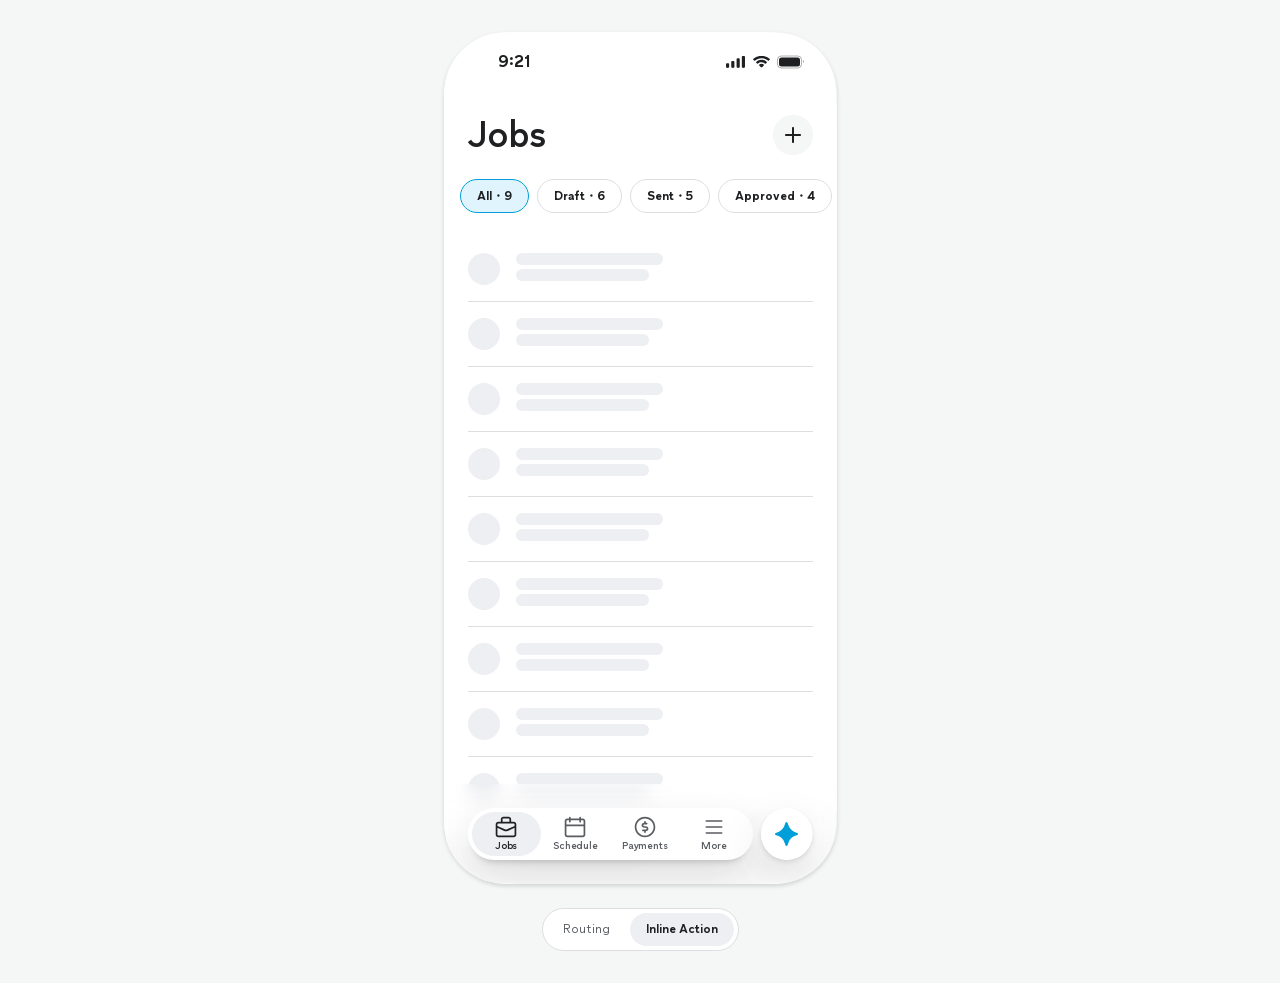
<file: inline-action/index.html>
<!DOCTYPE html>
<html lang="en" data-pp-form-factor="native" data-pp-theme="light">
  <head>
    <meta charset="utf-8" />
    <meta name="viewport" content="width=device-width, initial-scale=1, viewport-fit=cover" />
    <title>Jobs — Inline Action</title>
    <meta name="apple-mobile-web-app-capable" content="yes" />
    <!-- default, not black-translucent: translucent makes iOS size the web view
         to the screen minus the status bar while still anchoring it at the top,
         so the bottom of the screen is unreachable from the page. -->
    <meta name="apple-mobile-web-app-status-bar-style" content="default" />
    <meta name="apple-mobile-web-app-title" content="Jobs" />
    <link rel="manifest" href="../manifest.webmanifest" />
    <!-- data-pp-theme on the root element pins light in every browser and OS setting;
         there is no toggle. -->
    <link rel="stylesheet" href="../styles/fonts.css" />
    <link rel="stylesheet" href="../styles/pushpin.css" />
    <link rel="stylesheet" href="../styles/pushpin-device.css" />
    <link rel="stylesheet" href="app.css" />
  </head>
  <body>
    <div class="jobs-device">
    <div class="pp-device">
      <div
        class="pp-status-bar"
        aria-hidden="true"
        data-pp-component="Native / Status Bar"
        data-pp-variant="OS=iOS X [Dynamic Island], Dark Mode=False"
      >
        <p class="pp-status-bar__time">9:21</p>
        <div class="pp-status-bar__levels">
          <span class="pp-status-bar__glyph pp-status-bar__cellular"></span>
          <span class="pp-status-bar__glyph pp-status-bar__wifi"></span>
          <div class="pp-status-bar__battery"></div>
          <div class="pp-status-bar__battery-fill"></div>
          <span class="pp-status-bar__glyph pp-status-bar__battery-cap"></span>
        </div>
      </div>

      <div class="pp-screen jobs">
        <section class="jobs__page" data-page="jobs" aria-labelledby="page-jobs-title">
          <header class="jobs__header">
            <h1 class="pp-title-1 jobs__title" id="page-jobs-title">Jobs</h1>
            <div class="jobs__actions">
              <button
                type="button"
                class="jobs__action"
                aria-label="Create job"
                data-pp-component="Icon Button"
                data-pp-variant="theme=secondary"
              >
                <span class="jobs__action-icon jobs__action-icon--plus" aria-hidden="true"></span>
              </button>
            </div>
          </header>

          <div class="jobs__filters" role="group" aria-label="Filter by status">
            <button
              type="button"
              class="jobs__chip"
              aria-pressed="true"
              data-pp-component="Chip"
              data-pp-variant="isSelected=true"
            >
              All・9
            </button>
            <button
              type="button"
              class="jobs__chip"
              aria-pressed="false"
              data-pp-component="Chip"
              data-pp-variant="isSelected=false"
            >
              Draft・6
            </button>
            <button
              type="button"
              class="jobs__chip"
              aria-pressed="false"
              data-pp-component="Chip"
              data-pp-variant="isSelected=false"
            >
              Sent・5
            </button>
            <button
              type="button"
              class="jobs__chip"
              aria-pressed="false"
              data-pp-component="Chip"
              data-pp-variant="isSelected=false"
            >
              Approved・4
            </button>
            <button
              type="button"
              class="jobs__chip"
              aria-pressed="false"
              data-pp-component="Chip"
              data-pp-variant="isSelected=false"
            >
              Rejected・1
            </button>
          </div>

          <div class="pp-screen__body jobs__body">
            <ul class="jobs__list" data-pp-proposed="Pro / Job list row">
              <li class="jobs__row">
                <span
                  class="jobs__avatar"
                  aria-hidden="true"
                  data-pp-component="Avatar"
                  data-pp-variant="User=Customer, sise=xSmall, 👁️ initials=true"
                ></span>
                <div class="jobs__text" aria-hidden="true">
                  <p class="pp-title-6 jobs__slot"><span class="jobs__bone">Anaïs Ziae-Mohseni</span></p>
                  <p class="pp-body-2 jobs__slot"><span class="jobs__bone">Clogged drain repair</span></p>
                </div>
              </li>

              <li class="jobs__row">
                <span
                  class="jobs__avatar"
                  aria-hidden="true"
                  data-pp-component="Avatar"
                  data-pp-variant="User=Customer, sise=xSmall, 👁️ initials=true"
                ></span>
                <div class="jobs__text" aria-hidden="true">
                  <p class="pp-title-6 jobs__slot"><span class="jobs__bone">Anaïs Ziae-Mohseni</span></p>
                  <p class="pp-body-2 jobs__slot"><span class="jobs__bone">Clogged drain repair</span></p>
                </div>
              </li>

              <li class="jobs__row">
                <span
                  class="jobs__avatar"
                  aria-hidden="true"
                  data-pp-component="Avatar"
                  data-pp-variant="User=Customer, sise=xSmall, 👁️ initials=true"
                ></span>
                <div class="jobs__text" aria-hidden="true">
                  <p class="pp-title-6 jobs__slot"><span class="jobs__bone">Anaïs Ziae-Mohseni</span></p>
                  <p class="pp-body-2 jobs__slot"><span class="jobs__bone">Clogged drain repair</span></p>
                </div>
              </li>

              <li class="jobs__row">
                <span
                  class="jobs__avatar"
                  aria-hidden="true"
                  data-pp-component="Avatar"
                  data-pp-variant="User=Customer, sise=xSmall, 👁️ initials=true"
                ></span>
                <div class="jobs__text" aria-hidden="true">
                  <p class="pp-title-6 jobs__slot"><span class="jobs__bone">Anaïs Ziae-Mohseni</span></p>
                  <p class="pp-body-2 jobs__slot"><span class="jobs__bone">Clogged drain repair</span></p>
                </div>
              </li>

              <li class="jobs__row">
                <span
                  class="jobs__avatar"
                  aria-hidden="true"
                  data-pp-component="Avatar"
                  data-pp-variant="User=Customer, sise=xSmall, 👁️ initials=true"
                ></span>
                <div class="jobs__text" aria-hidden="true">
                  <p class="pp-title-6 jobs__slot"><span class="jobs__bone">Anaïs Ziae-Mohseni</span></p>
                  <p class="pp-body-2 jobs__slot"><span class="jobs__bone">Clogged drain repair</span></p>
                </div>
              </li>

              <li class="jobs__row">
                <span
                  class="jobs__avatar"
                  aria-hidden="true"
                  data-pp-component="Avatar"
                  data-pp-variant="User=Customer, sise=xSmall, 👁️ initials=true"
                ></span>
                <div class="jobs__text" aria-hidden="true">
                  <p class="pp-title-6 jobs__slot"><span class="jobs__bone">Anaïs Ziae-Mohseni</span></p>
                  <p class="pp-body-2 jobs__slot"><span class="jobs__bone">Clogged drain repair</span></p>
                </div>
              </li>

              <li class="jobs__row">
                <span
                  class="jobs__avatar"
                  aria-hidden="true"
                  data-pp-component="Avatar"
                  data-pp-variant="User=Customer, sise=xSmall, 👁️ initials=true"
                ></span>
                <div class="jobs__text" aria-hidden="true">
                  <p class="pp-title-6 jobs__slot"><span class="jobs__bone">Anaïs Ziae-Mohseni</span></p>
                  <p class="pp-body-2 jobs__slot"><span class="jobs__bone">Clogged drain repair</span></p>
                </div>
              </li>

              <li class="jobs__row">
                <span
                  class="jobs__avatar"
                  aria-hidden="true"
                  data-pp-component="Avatar"
                  data-pp-variant="User=Customer, sise=xSmall, 👁️ initials=true"
                ></span>
                <div class="jobs__text" aria-hidden="true">
                  <p class="pp-title-6 jobs__slot"><span class="jobs__bone">Anaïs Ziae-Mohseni</span></p>
                  <p class="pp-body-2 jobs__slot"><span class="jobs__bone">Clogged drain repair</span></p>
                </div>
              </li>

              <li class="jobs__row">
                <span
                  class="jobs__avatar"
                  aria-hidden="true"
                  data-pp-component="Avatar"
                  data-pp-variant="User=Customer, sise=xSmall, 👁️ initials=true"
                ></span>
                <div class="jobs__text" aria-hidden="true">
                  <p class="pp-title-6 jobs__slot"><span class="jobs__bone">Anaïs Ziae-Mohseni</span></p>
                  <p class="pp-body-2 jobs__slot"><span class="jobs__bone">Clogged drain repair</span></p>
                </div>
              </li>

              <li class="jobs__row">
                <span
                  class="jobs__avatar"
                  aria-hidden="true"
                  data-pp-component="Avatar"
                  data-pp-variant="User=Customer, sise=xSmall, 👁️ initials=true"
                ></span>
                <div class="jobs__text" aria-hidden="true">
                  <p class="pp-title-6 jobs__slot"><span class="jobs__bone">Anaïs Ziae-Mohseni</span></p>
                  <p class="pp-body-2 jobs__slot"><span class="jobs__bone">Clogged drain repair</span></p>
                </div>
              </li>
              <li class="jobs__row">
                <span
                  class="jobs__avatar"
                  aria-hidden="true"
                  data-pp-component="Avatar"
                  data-pp-variant="User=Customer, sise=xSmall, 👁️ initials=true"
                ></span>
                <div class="jobs__text" aria-hidden="true">
                  <p class="pp-title-6 jobs__slot"><span class="jobs__bone">Anaïs Ziae-Mohseni</span></p>
                  <p class="pp-body-2 jobs__slot"><span class="jobs__bone">Clogged drain repair</span></p>
                </div>
              </li>

              <li class="jobs__row">
                <span
                  class="jobs__avatar"
                  aria-hidden="true"
                  data-pp-component="Avatar"
                  data-pp-variant="User=Customer, sise=xSmall, 👁️ initials=true"
                ></span>
                <div class="jobs__text" aria-hidden="true">
                  <p class="pp-title-6 jobs__slot"><span class="jobs__bone">Anaïs Ziae-Mohseni</span></p>
                  <p class="pp-body-2 jobs__slot"><span class="jobs__bone">Clogged drain repair</span></p>
                </div>
              </li>

              <li class="jobs__row">
                <span
                  class="jobs__avatar"
                  aria-hidden="true"
                  data-pp-component="Avatar"
                  data-pp-variant="User=Customer, sise=xSmall, 👁️ initials=true"
                ></span>
                <div class="jobs__text" aria-hidden="true">
                  <p class="pp-title-6 jobs__slot"><span class="jobs__bone">Anaïs Ziae-Mohseni</span></p>
                  <p class="pp-body-2 jobs__slot"><span class="jobs__bone">Clogged drain repair</span></p>
                </div>
              </li>

              <li class="jobs__row">
                <span
                  class="jobs__avatar"
                  aria-hidden="true"
                  data-pp-component="Avatar"
                  data-pp-variant="User=Customer, sise=xSmall, 👁️ initials=true"
                ></span>
                <div class="jobs__text" aria-hidden="true">
                  <p class="pp-title-6 jobs__slot"><span class="jobs__bone">Anaïs Ziae-Mohseni</span></p>
                  <p class="pp-body-2 jobs__slot"><span class="jobs__bone">Clogged drain repair</span></p>
                </div>
              </li>

              <li class="jobs__row">
                <span
                  class="jobs__avatar"
                  aria-hidden="true"
                  data-pp-component="Avatar"
                  data-pp-variant="User=Customer, sise=xSmall, 👁️ initials=true"
                ></span>
                <div class="jobs__text" aria-hidden="true">
                  <p class="pp-title-6 jobs__slot"><span class="jobs__bone">Anaïs Ziae-Mohseni</span></p>
                  <p class="pp-body-2 jobs__slot"><span class="jobs__bone">Clogged drain repair</span></p>
                </div>
              </li>

              <li class="jobs__row">
                <span
                  class="jobs__avatar"
                  aria-hidden="true"
                  data-pp-component="Avatar"
                  data-pp-variant="User=Customer, sise=xSmall, 👁️ initials=true"
                ></span>
                <div class="jobs__text" aria-hidden="true">
                  <p class="pp-title-6 jobs__slot"><span class="jobs__bone">Anaïs Ziae-Mohseni</span></p>
                  <p class="pp-body-2 jobs__slot"><span class="jobs__bone">Clogged drain repair</span></p>
                </div>
              </li>

              <li class="jobs__row">
                <span
                  class="jobs__avatar"
                  aria-hidden="true"
                  data-pp-component="Avatar"
                  data-pp-variant="User=Customer, sise=xSmall, 👁️ initials=true"
                ></span>
                <div class="jobs__text" aria-hidden="true">
                  <p class="pp-title-6 jobs__slot"><span class="jobs__bone">Anaïs Ziae-Mohseni</span></p>
                  <p class="pp-body-2 jobs__slot"><span class="jobs__bone">Clogged drain repair</span></p>
                </div>
              </li>

              <li class="jobs__row">
                <span
                  class="jobs__avatar"
                  aria-hidden="true"
                  data-pp-component="Avatar"
                  data-pp-variant="User=Customer, sise=xSmall, 👁️ initials=true"
                ></span>
                <div class="jobs__text" aria-hidden="true">
                  <p class="pp-title-6 jobs__slot"><span class="jobs__bone">Anaïs Ziae-Mohseni</span></p>
                  <p class="pp-body-2 jobs__slot"><span class="jobs__bone">Clogged drain repair</span></p>
                </div>
              </li>

              <li class="jobs__row">
                <span
                  class="jobs__avatar"
                  aria-hidden="true"
                  data-pp-component="Avatar"
                  data-pp-variant="User=Customer, sise=xSmall, 👁️ initials=true"
                ></span>
                <div class="jobs__text" aria-hidden="true">
                  <p class="pp-title-6 jobs__slot"><span class="jobs__bone">Anaïs Ziae-Mohseni</span></p>
                  <p class="pp-body-2 jobs__slot"><span class="jobs__bone">Clogged drain repair</span></p>
                </div>
              </li>

              <li class="jobs__row">
                <span
                  class="jobs__avatar"
                  aria-hidden="true"
                  data-pp-component="Avatar"
                  data-pp-variant="User=Customer, sise=xSmall, 👁️ initials=true"
                ></span>
                <div class="jobs__text" aria-hidden="true">
                  <p class="pp-title-6 jobs__slot"><span class="jobs__bone">Anaïs Ziae-Mohseni</span></p>
                  <p class="pp-body-2 jobs__slot"><span class="jobs__bone">Clogged drain repair</span></p>
                </div>
              </li>
              <li class="jobs__row">
                <span
                  class="jobs__avatar"
                  aria-hidden="true"
                  data-pp-component="Avatar"
                  data-pp-variant="User=Customer, sise=xSmall, 👁️ initials=true"
                ></span>
                <div class="jobs__text" aria-hidden="true">
                  <p class="pp-title-6 jobs__slot"><span class="jobs__bone">Anaïs Ziae-Mohseni</span></p>
                  <p class="pp-body-2 jobs__slot"><span class="jobs__bone">Clogged drain repair</span></p>
                </div>
              </li>

              <li class="jobs__row">
                <span
                  class="jobs__avatar"
                  aria-hidden="true"
                  data-pp-component="Avatar"
                  data-pp-variant="User=Customer, sise=xSmall, 👁️ initials=true"
                ></span>
                <div class="jobs__text" aria-hidden="true">
                  <p class="pp-title-6 jobs__slot"><span class="jobs__bone">Anaïs Ziae-Mohseni</span></p>
                  <p class="pp-body-2 jobs__slot"><span class="jobs__bone">Clogged drain repair</span></p>
                </div>
              </li>

              <li class="jobs__row">
                <span
                  class="jobs__avatar"
                  aria-hidden="true"
                  data-pp-component="Avatar"
                  data-pp-variant="User=Customer, sise=xSmall, 👁️ initials=true"
                ></span>
                <div class="jobs__text" aria-hidden="true">
                  <p class="pp-title-6 jobs__slot"><span class="jobs__bone">Anaïs Ziae-Mohseni</span></p>
                  <p class="pp-body-2 jobs__slot"><span class="jobs__bone">Clogged drain repair</span></p>
                </div>
              </li>

              <li class="jobs__row">
                <span
                  class="jobs__avatar"
                  aria-hidden="true"
                  data-pp-component="Avatar"
                  data-pp-variant="User=Customer, sise=xSmall, 👁️ initials=true"
                ></span>
                <div class="jobs__text" aria-hidden="true">
                  <p class="pp-title-6 jobs__slot"><span class="jobs__bone">Anaïs Ziae-Mohseni</span></p>
                  <p class="pp-body-2 jobs__slot"><span class="jobs__bone">Clogged drain repair</span></p>
                </div>
              </li>

              <li class="jobs__row">
                <span
                  class="jobs__avatar"
                  aria-hidden="true"
                  data-pp-component="Avatar"
                  data-pp-variant="User=Customer, sise=xSmall, 👁️ initials=true"
                ></span>
                <div class="jobs__text" aria-hidden="true">
                  <p class="pp-title-6 jobs__slot"><span class="jobs__bone">Anaïs Ziae-Mohseni</span></p>
                  <p class="pp-body-2 jobs__slot"><span class="jobs__bone">Clogged drain repair</span></p>
                </div>
              </li>

              <li class="jobs__row">
                <span
                  class="jobs__avatar"
                  aria-hidden="true"
                  data-pp-component="Avatar"
                  data-pp-variant="User=Customer, sise=xSmall, 👁️ initials=true"
                ></span>
                <div class="jobs__text" aria-hidden="true">
                  <p class="pp-title-6 jobs__slot"><span class="jobs__bone">Anaïs Ziae-Mohseni</span></p>
                  <p class="pp-body-2 jobs__slot"><span class="jobs__bone">Clogged drain repair</span></p>
                </div>
              </li>

              <li class="jobs__row">
                <span
                  class="jobs__avatar"
                  aria-hidden="true"
                  data-pp-component="Avatar"
                  data-pp-variant="User=Customer, sise=xSmall, 👁️ initials=true"
                ></span>
                <div class="jobs__text" aria-hidden="true">
                  <p class="pp-title-6 jobs__slot"><span class="jobs__bone">Anaïs Ziae-Mohseni</span></p>
                  <p class="pp-body-2 jobs__slot"><span class="jobs__bone">Clogged drain repair</span></p>
                </div>
              </li>

              <li class="jobs__row">
                <span
                  class="jobs__avatar"
                  aria-hidden="true"
                  data-pp-component="Avatar"
                  data-pp-variant="User=Customer, sise=xSmall, 👁️ initials=true"
                ></span>
                <div class="jobs__text" aria-hidden="true">
                  <p class="pp-title-6 jobs__slot"><span class="jobs__bone">Anaïs Ziae-Mohseni</span></p>
                  <p class="pp-body-2 jobs__slot"><span class="jobs__bone">Clogged drain repair</span></p>
                </div>
              </li>

              <li class="jobs__row">
                <span
                  class="jobs__avatar"
                  aria-hidden="true"
                  data-pp-component="Avatar"
                  data-pp-variant="User=Customer, sise=xSmall, 👁️ initials=true"
                ></span>
                <div class="jobs__text" aria-hidden="true">
                  <p class="pp-title-6 jobs__slot"><span class="jobs__bone">Anaïs Ziae-Mohseni</span></p>
                  <p class="pp-body-2 jobs__slot"><span class="jobs__bone">Clogged drain repair</span></p>
                </div>
              </li>

              <li class="jobs__row">
                <span
                  class="jobs__avatar"
                  aria-hidden="true"
                  data-pp-component="Avatar"
                  data-pp-variant="User=Customer, sise=xSmall, 👁️ initials=true"
                ></span>
                <div class="jobs__text" aria-hidden="true">
                  <p class="pp-title-6 jobs__slot"><span class="jobs__bone">Anaïs Ziae-Mohseni</span></p>
                  <p class="pp-body-2 jobs__slot"><span class="jobs__bone">Clogged drain repair</span></p>
                </div>
              </li>
            </ul>
          </div>
        </section>

        <section class="jobs__page" data-page="schedule" aria-labelledby="page-schedule-title" hidden>
          <header class="jobs__header">
            <h1 class="pp-title-1 jobs__title" id="page-schedule-title">Schedule</h1>
            <div class="jobs__actions">
              <button
                type="button"
                class="jobs__action jobs__action--today"
                aria-label="Go to today"
                data-pp-component="Icon Button"
                data-pp-variant="theme=secondary"
              >
                <span class="jobs__action-icon jobs__action-icon--today" aria-hidden="true"></span>
              </button>
              <button
                type="button"
                class="jobs__action"
                aria-label="Create appointment"
                data-pp-component="Icon Button"
                data-pp-variant="theme=secondary"
              >
                <span class="jobs__action-icon jobs__action-icon--plus" aria-hidden="true"></span>
              </button>
            </div>
          </header>

          <div
            class="jobs__week"
            role="group"
            aria-label="Pick a day"
            data-pp-proposed="Pro / Week strip"
          ></div>

          <div class="pp-screen__body jobs__body">
            <ul class="jobs__list" data-pp-proposed="Pro / Job list row">
              <li class="jobs__row">
                <span
                  class="jobs__avatar"
                  aria-hidden="true"
                  data-pp-component="Avatar"
                  data-pp-variant="User=Customer, sise=xSmall, 👁️ initials=true"
                ></span>
                <div class="jobs__text" aria-hidden="true">
                  <p class="pp-title-6 jobs__slot"><span class="jobs__bone">Anaïs Ziae-Mohseni</span></p>
                  <p class="pp-body-2 jobs__slot"><span class="jobs__bone">Clogged drain repair</span></p>
                </div>
              </li>

              <li class="jobs__row">
                <span
                  class="jobs__avatar"
                  aria-hidden="true"
                  data-pp-component="Avatar"
                  data-pp-variant="User=Customer, sise=xSmall, 👁️ initials=true"
                ></span>
                <div class="jobs__text" aria-hidden="true">
                  <p class="pp-title-6 jobs__slot"><span class="jobs__bone">Anaïs Ziae-Mohseni</span></p>
                  <p class="pp-body-2 jobs__slot"><span class="jobs__bone">Clogged drain repair</span></p>
                </div>
              </li>

              <li class="jobs__row">
                <span
                  class="jobs__avatar"
                  aria-hidden="true"
                  data-pp-component="Avatar"
                  data-pp-variant="User=Customer, sise=xSmall, 👁️ initials=true"
                ></span>
                <div class="jobs__text" aria-hidden="true">
                  <p class="pp-title-6 jobs__slot"><span class="jobs__bone">Anaïs Ziae-Mohseni</span></p>
                  <p class="pp-body-2 jobs__slot"><span class="jobs__bone">Clogged drain repair</span></p>
                </div>
              </li>

              <li class="jobs__row">
                <span
                  class="jobs__avatar"
                  aria-hidden="true"
                  data-pp-component="Avatar"
                  data-pp-variant="User=Customer, sise=xSmall, 👁️ initials=true"
                ></span>
                <div class="jobs__text" aria-hidden="true">
                  <p class="pp-title-6 jobs__slot"><span class="jobs__bone">Anaïs Ziae-Mohseni</span></p>
                  <p class="pp-body-2 jobs__slot"><span class="jobs__bone">Clogged drain repair</span></p>
                </div>
              </li>

              <li class="jobs__row">
                <span
                  class="jobs__avatar"
                  aria-hidden="true"
                  data-pp-component="Avatar"
                  data-pp-variant="User=Customer, sise=xSmall, 👁️ initials=true"
                ></span>
                <div class="jobs__text" aria-hidden="true">
                  <p class="pp-title-6 jobs__slot"><span class="jobs__bone">Anaïs Ziae-Mohseni</span></p>
                  <p class="pp-body-2 jobs__slot"><span class="jobs__bone">Clogged drain repair</span></p>
                </div>
              </li>

              <li class="jobs__row">
                <span
                  class="jobs__avatar"
                  aria-hidden="true"
                  data-pp-component="Avatar"
                  data-pp-variant="User=Customer, sise=xSmall, 👁️ initials=true"
                ></span>
                <div class="jobs__text" aria-hidden="true">
                  <p class="pp-title-6 jobs__slot"><span class="jobs__bone">Anaïs Ziae-Mohseni</span></p>
                  <p class="pp-body-2 jobs__slot"><span class="jobs__bone">Clogged drain repair</span></p>
                </div>
              </li>

              <li class="jobs__row">
                <span
                  class="jobs__avatar"
                  aria-hidden="true"
                  data-pp-component="Avatar"
                  data-pp-variant="User=Customer, sise=xSmall, 👁️ initials=true"
                ></span>
                <div class="jobs__text" aria-hidden="true">
                  <p class="pp-title-6 jobs__slot"><span class="jobs__bone">Anaïs Ziae-Mohseni</span></p>
                  <p class="pp-body-2 jobs__slot"><span class="jobs__bone">Clogged drain repair</span></p>
                </div>
              </li>

              <li class="jobs__row">
                <span
                  class="jobs__avatar"
                  aria-hidden="true"
                  data-pp-component="Avatar"
                  data-pp-variant="User=Customer, sise=xSmall, 👁️ initials=true"
                ></span>
                <div class="jobs__text" aria-hidden="true">
                  <p class="pp-title-6 jobs__slot"><span class="jobs__bone">Anaïs Ziae-Mohseni</span></p>
                  <p class="pp-body-2 jobs__slot"><span class="jobs__bone">Clogged drain repair</span></p>
                </div>
              </li>

              <li class="jobs__row">
                <span
                  class="jobs__avatar"
                  aria-hidden="true"
                  data-pp-component="Avatar"
                  data-pp-variant="User=Customer, sise=xSmall, 👁️ initials=true"
                ></span>
                <div class="jobs__text" aria-hidden="true">
                  <p class="pp-title-6 jobs__slot"><span class="jobs__bone">Anaïs Ziae-Mohseni</span></p>
                  <p class="pp-body-2 jobs__slot"><span class="jobs__bone">Clogged drain repair</span></p>
                </div>
              </li>

              <li class="jobs__row">
                <span
                  class="jobs__avatar"
                  aria-hidden="true"
                  data-pp-component="Avatar"
                  data-pp-variant="User=Customer, sise=xSmall, 👁️ initials=true"
                ></span>
                <div class="jobs__text" aria-hidden="true">
                  <p class="pp-title-6 jobs__slot"><span class="jobs__bone">Anaïs Ziae-Mohseni</span></p>
                  <p class="pp-body-2 jobs__slot"><span class="jobs__bone">Clogged drain repair</span></p>
                </div>
              </li>
              <li class="jobs__row">
                <span
                  class="jobs__avatar"
                  aria-hidden="true"
                  data-pp-component="Avatar"
                  data-pp-variant="User=Customer, sise=xSmall, 👁️ initials=true"
                ></span>
                <div class="jobs__text" aria-hidden="true">
                  <p class="pp-title-6 jobs__slot"><span class="jobs__bone">Anaïs Ziae-Mohseni</span></p>
                  <p class="pp-body-2 jobs__slot"><span class="jobs__bone">Clogged drain repair</span></p>
                </div>
              </li>

              <li class="jobs__row">
                <span
                  class="jobs__avatar"
                  aria-hidden="true"
                  data-pp-component="Avatar"
                  data-pp-variant="User=Customer, sise=xSmall, 👁️ initials=true"
                ></span>
                <div class="jobs__text" aria-hidden="true">
                  <p class="pp-title-6 jobs__slot"><span class="jobs__bone">Anaïs Ziae-Mohseni</span></p>
                  <p class="pp-body-2 jobs__slot"><span class="jobs__bone">Clogged drain repair</span></p>
                </div>
              </li>

              <li class="jobs__row">
                <span
                  class="jobs__avatar"
                  aria-hidden="true"
                  data-pp-component="Avatar"
                  data-pp-variant="User=Customer, sise=xSmall, 👁️ initials=true"
                ></span>
                <div class="jobs__text" aria-hidden="true">
                  <p class="pp-title-6 jobs__slot"><span class="jobs__bone">Anaïs Ziae-Mohseni</span></p>
                  <p class="pp-body-2 jobs__slot"><span class="jobs__bone">Clogged drain repair</span></p>
                </div>
              </li>

              <li class="jobs__row">
                <span
                  class="jobs__avatar"
                  aria-hidden="true"
                  data-pp-component="Avatar"
                  data-pp-variant="User=Customer, sise=xSmall, 👁️ initials=true"
                ></span>
                <div class="jobs__text" aria-hidden="true">
                  <p class="pp-title-6 jobs__slot"><span class="jobs__bone">Anaïs Ziae-Mohseni</span></p>
                  <p class="pp-body-2 jobs__slot"><span class="jobs__bone">Clogged drain repair</span></p>
                </div>
              </li>

              <li class="jobs__row">
                <span
                  class="jobs__avatar"
                  aria-hidden="true"
                  data-pp-component="Avatar"
                  data-pp-variant="User=Customer, sise=xSmall, 👁️ initials=true"
                ></span>
                <div class="jobs__text" aria-hidden="true">
                  <p class="pp-title-6 jobs__slot"><span class="jobs__bone">Anaïs Ziae-Mohseni</span></p>
                  <p class="pp-body-2 jobs__slot"><span class="jobs__bone">Clogged drain repair</span></p>
                </div>
              </li>

              <li class="jobs__row">
                <span
                  class="jobs__avatar"
                  aria-hidden="true"
                  data-pp-component="Avatar"
                  data-pp-variant="User=Customer, sise=xSmall, 👁️ initials=true"
                ></span>
                <div class="jobs__text" aria-hidden="true">
                  <p class="pp-title-6 jobs__slot"><span class="jobs__bone">Anaïs Ziae-Mohseni</span></p>
                  <p class="pp-body-2 jobs__slot"><span class="jobs__bone">Clogged drain repair</span></p>
                </div>
              </li>

              <li class="jobs__row">
                <span
                  class="jobs__avatar"
                  aria-hidden="true"
                  data-pp-component="Avatar"
                  data-pp-variant="User=Customer, sise=xSmall, 👁️ initials=true"
                ></span>
                <div class="jobs__text" aria-hidden="true">
                  <p class="pp-title-6 jobs__slot"><span class="jobs__bone">Anaïs Ziae-Mohseni</span></p>
                  <p class="pp-body-2 jobs__slot"><span class="jobs__bone">Clogged drain repair</span></p>
                </div>
              </li>

              <li class="jobs__row">
                <span
                  class="jobs__avatar"
                  aria-hidden="true"
                  data-pp-component="Avatar"
                  data-pp-variant="User=Customer, sise=xSmall, 👁️ initials=true"
                ></span>
                <div class="jobs__text" aria-hidden="true">
                  <p class="pp-title-6 jobs__slot"><span class="jobs__bone">Anaïs Ziae-Mohseni</span></p>
                  <p class="pp-body-2 jobs__slot"><span class="jobs__bone">Clogged drain repair</span></p>
                </div>
              </li>

              <li class="jobs__row">
                <span
                  class="jobs__avatar"
                  aria-hidden="true"
                  data-pp-component="Avatar"
                  data-pp-variant="User=Customer, sise=xSmall, 👁️ initials=true"
                ></span>
                <div class="jobs__text" aria-hidden="true">
                  <p class="pp-title-6 jobs__slot"><span class="jobs__bone">Anaïs Ziae-Mohseni</span></p>
                  <p class="pp-body-2 jobs__slot"><span class="jobs__bone">Clogged drain repair</span></p>
                </div>
              </li>

              <li class="jobs__row">
                <span
                  class="jobs__avatar"
                  aria-hidden="true"
                  data-pp-component="Avatar"
                  data-pp-variant="User=Customer, sise=xSmall, 👁️ initials=true"
                ></span>
                <div class="jobs__text" aria-hidden="true">
                  <p class="pp-title-6 jobs__slot"><span class="jobs__bone">Anaïs Ziae-Mohseni</span></p>
                  <p class="pp-body-2 jobs__slot"><span class="jobs__bone">Clogged drain repair</span></p>
                </div>
              </li>
              <li class="jobs__row">
                <span
                  class="jobs__avatar"
                  aria-hidden="true"
                  data-pp-component="Avatar"
                  data-pp-variant="User=Customer, sise=xSmall, 👁️ initials=true"
                ></span>
                <div class="jobs__text" aria-hidden="true">
                  <p class="pp-title-6 jobs__slot"><span class="jobs__bone">Anaïs Ziae-Mohseni</span></p>
                  <p class="pp-body-2 jobs__slot"><span class="jobs__bone">Clogged drain repair</span></p>
                </div>
              </li>

              <li class="jobs__row">
                <span
                  class="jobs__avatar"
                  aria-hidden="true"
                  data-pp-component="Avatar"
                  data-pp-variant="User=Customer, sise=xSmall, 👁️ initials=true"
                ></span>
                <div class="jobs__text" aria-hidden="true">
                  <p class="pp-title-6 jobs__slot"><span class="jobs__bone">Anaïs Ziae-Mohseni</span></p>
                  <p class="pp-body-2 jobs__slot"><span class="jobs__bone">Clogged drain repair</span></p>
                </div>
              </li>

              <li class="jobs__row">
                <span
                  class="jobs__avatar"
                  aria-hidden="true"
                  data-pp-component="Avatar"
                  data-pp-variant="User=Customer, sise=xSmall, 👁️ initials=true"
                ></span>
                <div class="jobs__text" aria-hidden="true">
                  <p class="pp-title-6 jobs__slot"><span class="jobs__bone">Anaïs Ziae-Mohseni</span></p>
                  <p class="pp-body-2 jobs__slot"><span class="jobs__bone">Clogged drain repair</span></p>
                </div>
              </li>

              <li class="jobs__row">
                <span
                  class="jobs__avatar"
                  aria-hidden="true"
                  data-pp-component="Avatar"
                  data-pp-variant="User=Customer, sise=xSmall, 👁️ initials=true"
                ></span>
                <div class="jobs__text" aria-hidden="true">
                  <p class="pp-title-6 jobs__slot"><span class="jobs__bone">Anaïs Ziae-Mohseni</span></p>
                  <p class="pp-body-2 jobs__slot"><span class="jobs__bone">Clogged drain repair</span></p>
                </div>
              </li>

              <li class="jobs__row">
                <span
                  class="jobs__avatar"
                  aria-hidden="true"
                  data-pp-component="Avatar"
                  data-pp-variant="User=Customer, sise=xSmall, 👁️ initials=true"
                ></span>
                <div class="jobs__text" aria-hidden="true">
                  <p class="pp-title-6 jobs__slot"><span class="jobs__bone">Anaïs Ziae-Mohseni</span></p>
                  <p class="pp-body-2 jobs__slot"><span class="jobs__bone">Clogged drain repair</span></p>
                </div>
              </li>

              <li class="jobs__row">
                <span
                  class="jobs__avatar"
                  aria-hidden="true"
                  data-pp-component="Avatar"
                  data-pp-variant="User=Customer, sise=xSmall, 👁️ initials=true"
                ></span>
                <div class="jobs__text" aria-hidden="true">
                  <p class="pp-title-6 jobs__slot"><span class="jobs__bone">Anaïs Ziae-Mohseni</span></p>
                  <p class="pp-body-2 jobs__slot"><span class="jobs__bone">Clogged drain repair</span></p>
                </div>
              </li>

              <li class="jobs__row">
                <span
                  class="jobs__avatar"
                  aria-hidden="true"
                  data-pp-component="Avatar"
                  data-pp-variant="User=Customer, sise=xSmall, 👁️ initials=true"
                ></span>
                <div class="jobs__text" aria-hidden="true">
                  <p class="pp-title-6 jobs__slot"><span class="jobs__bone">Anaïs Ziae-Mohseni</span></p>
                  <p class="pp-body-2 jobs__slot"><span class="jobs__bone">Clogged drain repair</span></p>
                </div>
              </li>

              <li class="jobs__row">
                <span
                  class="jobs__avatar"
                  aria-hidden="true"
                  data-pp-component="Avatar"
                  data-pp-variant="User=Customer, sise=xSmall, 👁️ initials=true"
                ></span>
                <div class="jobs__text" aria-hidden="true">
                  <p class="pp-title-6 jobs__slot"><span class="jobs__bone">Anaïs Ziae-Mohseni</span></p>
                  <p class="pp-body-2 jobs__slot"><span class="jobs__bone">Clogged drain repair</span></p>
                </div>
              </li>

              <li class="jobs__row">
                <span
                  class="jobs__avatar"
                  aria-hidden="true"
                  data-pp-component="Avatar"
                  data-pp-variant="User=Customer, sise=xSmall, 👁️ initials=true"
                ></span>
                <div class="jobs__text" aria-hidden="true">
                  <p class="pp-title-6 jobs__slot"><span class="jobs__bone">Anaïs Ziae-Mohseni</span></p>
                  <p class="pp-body-2 jobs__slot"><span class="jobs__bone">Clogged drain repair</span></p>
                </div>
              </li>

              <li class="jobs__row">
                <span
                  class="jobs__avatar"
                  aria-hidden="true"
                  data-pp-component="Avatar"
                  data-pp-variant="User=Customer, sise=xSmall, 👁️ initials=true"
                ></span>
                <div class="jobs__text" aria-hidden="true">
                  <p class="pp-title-6 jobs__slot"><span class="jobs__bone">Anaïs Ziae-Mohseni</span></p>
                  <p class="pp-body-2 jobs__slot"><span class="jobs__bone">Clogged drain repair</span></p>
                </div>
              </li>
            </ul>
          </div>
        </section>

        <section class="jobs__page" data-page="get-paid" aria-labelledby="page-get-paid-title" hidden>
          <header class="jobs__header">
            <h1 class="pp-title-1 jobs__title" id="page-get-paid-title">Payments</h1>
            <div class="jobs__actions">
              <button
                type="button"
                class="jobs__action"
                aria-label="Request payment"
                data-pp-component="Icon Button"
                data-pp-variant="theme=secondary"
              >
                <span class="jobs__action-icon jobs__action-icon--plus" aria-hidden="true"></span>
              </button>
            </div>
          </header>

          <div class="pp-screen__body jobs__body">
            <ul class="jobs__list" data-pp-proposed="Pro / Job list row">
              <li class="jobs__row">
                <span
                  class="jobs__avatar"
                  aria-hidden="true"
                  data-pp-component="Avatar"
                  data-pp-variant="User=Customer, sise=xSmall, 👁️ initials=true"
                ></span>
                <div class="jobs__text" aria-hidden="true">
                  <p class="pp-title-6 jobs__slot"><span class="jobs__bone">Anaïs Ziae-Mohseni</span></p>
                  <p class="pp-body-2 jobs__slot"><span class="jobs__bone">Clogged drain repair</span></p>
                </div>
              </li>

              <li class="jobs__row">
                <span
                  class="jobs__avatar"
                  aria-hidden="true"
                  data-pp-component="Avatar"
                  data-pp-variant="User=Customer, sise=xSmall, 👁️ initials=true"
                ></span>
                <div class="jobs__text" aria-hidden="true">
                  <p class="pp-title-6 jobs__slot"><span class="jobs__bone">Anaïs Ziae-Mohseni</span></p>
                  <p class="pp-body-2 jobs__slot"><span class="jobs__bone">Clogged drain repair</span></p>
                </div>
              </li>

              <li class="jobs__row">
                <span
                  class="jobs__avatar"
                  aria-hidden="true"
                  data-pp-component="Avatar"
                  data-pp-variant="User=Customer, sise=xSmall, 👁️ initials=true"
                ></span>
                <div class="jobs__text" aria-hidden="true">
                  <p class="pp-title-6 jobs__slot"><span class="jobs__bone">Anaïs Ziae-Mohseni</span></p>
                  <p class="pp-body-2 jobs__slot"><span class="jobs__bone">Clogged drain repair</span></p>
                </div>
              </li>

              <li class="jobs__row">
                <span
                  class="jobs__avatar"
                  aria-hidden="true"
                  data-pp-component="Avatar"
                  data-pp-variant="User=Customer, sise=xSmall, 👁️ initials=true"
                ></span>
                <div class="jobs__text" aria-hidden="true">
                  <p class="pp-title-6 jobs__slot"><span class="jobs__bone">Anaïs Ziae-Mohseni</span></p>
                  <p class="pp-body-2 jobs__slot"><span class="jobs__bone">Clogged drain repair</span></p>
                </div>
              </li>

              <li class="jobs__row">
                <span
                  class="jobs__avatar"
                  aria-hidden="true"
                  data-pp-component="Avatar"
                  data-pp-variant="User=Customer, sise=xSmall, 👁️ initials=true"
                ></span>
                <div class="jobs__text" aria-hidden="true">
                  <p class="pp-title-6 jobs__slot"><span class="jobs__bone">Anaïs Ziae-Mohseni</span></p>
                  <p class="pp-body-2 jobs__slot"><span class="jobs__bone">Clogged drain repair</span></p>
                </div>
              </li>

              <li class="jobs__row">
                <span
                  class="jobs__avatar"
                  aria-hidden="true"
                  data-pp-component="Avatar"
                  data-pp-variant="User=Customer, sise=xSmall, 👁️ initials=true"
                ></span>
                <div class="jobs__text" aria-hidden="true">
                  <p class="pp-title-6 jobs__slot"><span class="jobs__bone">Anaïs Ziae-Mohseni</span></p>
                  <p class="pp-body-2 jobs__slot"><span class="jobs__bone">Clogged drain repair</span></p>
                </div>
              </li>

              <li class="jobs__row">
                <span
                  class="jobs__avatar"
                  aria-hidden="true"
                  data-pp-component="Avatar"
                  data-pp-variant="User=Customer, sise=xSmall, 👁️ initials=true"
                ></span>
                <div class="jobs__text" aria-hidden="true">
                  <p class="pp-title-6 jobs__slot"><span class="jobs__bone">Anaïs Ziae-Mohseni</span></p>
                  <p class="pp-body-2 jobs__slot"><span class="jobs__bone">Clogged drain repair</span></p>
                </div>
              </li>

              <li class="jobs__row">
                <span
                  class="jobs__avatar"
                  aria-hidden="true"
                  data-pp-component="Avatar"
                  data-pp-variant="User=Customer, sise=xSmall, 👁️ initials=true"
                ></span>
                <div class="jobs__text" aria-hidden="true">
                  <p class="pp-title-6 jobs__slot"><span class="jobs__bone">Anaïs Ziae-Mohseni</span></p>
                  <p class="pp-body-2 jobs__slot"><span class="jobs__bone">Clogged drain repair</span></p>
                </div>
              </li>

              <li class="jobs__row">
                <span
                  class="jobs__avatar"
                  aria-hidden="true"
                  data-pp-component="Avatar"
                  data-pp-variant="User=Customer, sise=xSmall, 👁️ initials=true"
                ></span>
                <div class="jobs__text" aria-hidden="true">
                  <p class="pp-title-6 jobs__slot"><span class="jobs__bone">Anaïs Ziae-Mohseni</span></p>
                  <p class="pp-body-2 jobs__slot"><span class="jobs__bone">Clogged drain repair</span></p>
                </div>
              </li>

              <li class="jobs__row">
                <span
                  class="jobs__avatar"
                  aria-hidden="true"
                  data-pp-component="Avatar"
                  data-pp-variant="User=Customer, sise=xSmall, 👁️ initials=true"
                ></span>
                <div class="jobs__text" aria-hidden="true">
                  <p class="pp-title-6 jobs__slot"><span class="jobs__bone">Anaïs Ziae-Mohseni</span></p>
                  <p class="pp-body-2 jobs__slot"><span class="jobs__bone">Clogged drain repair</span></p>
                </div>
              </li>
              <li class="jobs__row">
                <span
                  class="jobs__avatar"
                  aria-hidden="true"
                  data-pp-component="Avatar"
                  data-pp-variant="User=Customer, sise=xSmall, 👁️ initials=true"
                ></span>
                <div class="jobs__text" aria-hidden="true">
                  <p class="pp-title-6 jobs__slot"><span class="jobs__bone">Anaïs Ziae-Mohseni</span></p>
                  <p class="pp-body-2 jobs__slot"><span class="jobs__bone">Clogged drain repair</span></p>
                </div>
              </li>

              <li class="jobs__row">
                <span
                  class="jobs__avatar"
                  aria-hidden="true"
                  data-pp-component="Avatar"
                  data-pp-variant="User=Customer, sise=xSmall, 👁️ initials=true"
                ></span>
                <div class="jobs__text" aria-hidden="true">
                  <p class="pp-title-6 jobs__slot"><span class="jobs__bone">Anaïs Ziae-Mohseni</span></p>
                  <p class="pp-body-2 jobs__slot"><span class="jobs__bone">Clogged drain repair</span></p>
                </div>
              </li>

              <li class="jobs__row">
                <span
                  class="jobs__avatar"
                  aria-hidden="true"
                  data-pp-component="Avatar"
                  data-pp-variant="User=Customer, sise=xSmall, 👁️ initials=true"
                ></span>
                <div class="jobs__text" aria-hidden="true">
                  <p class="pp-title-6 jobs__slot"><span class="jobs__bone">Anaïs Ziae-Mohseni</span></p>
                  <p class="pp-body-2 jobs__slot"><span class="jobs__bone">Clogged drain repair</span></p>
                </div>
              </li>

              <li class="jobs__row">
                <span
                  class="jobs__avatar"
                  aria-hidden="true"
                  data-pp-component="Avatar"
                  data-pp-variant="User=Customer, sise=xSmall, 👁️ initials=true"
                ></span>
                <div class="jobs__text" aria-hidden="true">
                  <p class="pp-title-6 jobs__slot"><span class="jobs__bone">Anaïs Ziae-Mohseni</span></p>
                  <p class="pp-body-2 jobs__slot"><span class="jobs__bone">Clogged drain repair</span></p>
                </div>
              </li>

              <li class="jobs__row">
                <span
                  class="jobs__avatar"
                  aria-hidden="true"
                  data-pp-component="Avatar"
                  data-pp-variant="User=Customer, sise=xSmall, 👁️ initials=true"
                ></span>
                <div class="jobs__text" aria-hidden="true">
                  <p class="pp-title-6 jobs__slot"><span class="jobs__bone">Anaïs Ziae-Mohseni</span></p>
                  <p class="pp-body-2 jobs__slot"><span class="jobs__bone">Clogged drain repair</span></p>
                </div>
              </li>

              <li class="jobs__row">
                <span
                  class="jobs__avatar"
                  aria-hidden="true"
                  data-pp-component="Avatar"
                  data-pp-variant="User=Customer, sise=xSmall, 👁️ initials=true"
                ></span>
                <div class="jobs__text" aria-hidden="true">
                  <p class="pp-title-6 jobs__slot"><span class="jobs__bone">Anaïs Ziae-Mohseni</span></p>
                  <p class="pp-body-2 jobs__slot"><span class="jobs__bone">Clogged drain repair</span></p>
                </div>
              </li>

              <li class="jobs__row">
                <span
                  class="jobs__avatar"
                  aria-hidden="true"
                  data-pp-component="Avatar"
                  data-pp-variant="User=Customer, sise=xSmall, 👁️ initials=true"
                ></span>
                <div class="jobs__text" aria-hidden="true">
                  <p class="pp-title-6 jobs__slot"><span class="jobs__bone">Anaïs Ziae-Mohseni</span></p>
                  <p class="pp-body-2 jobs__slot"><span class="jobs__bone">Clogged drain repair</span></p>
                </div>
              </li>

              <li class="jobs__row">
                <span
                  class="jobs__avatar"
                  aria-hidden="true"
                  data-pp-component="Avatar"
                  data-pp-variant="User=Customer, sise=xSmall, 👁️ initials=true"
                ></span>
                <div class="jobs__text" aria-hidden="true">
                  <p class="pp-title-6 jobs__slot"><span class="jobs__bone">Anaïs Ziae-Mohseni</span></p>
                  <p class="pp-body-2 jobs__slot"><span class="jobs__bone">Clogged drain repair</span></p>
                </div>
              </li>

              <li class="jobs__row">
                <span
                  class="jobs__avatar"
                  aria-hidden="true"
                  data-pp-component="Avatar"
                  data-pp-variant="User=Customer, sise=xSmall, 👁️ initials=true"
                ></span>
                <div class="jobs__text" aria-hidden="true">
                  <p class="pp-title-6 jobs__slot"><span class="jobs__bone">Anaïs Ziae-Mohseni</span></p>
                  <p class="pp-body-2 jobs__slot"><span class="jobs__bone">Clogged drain repair</span></p>
                </div>
              </li>

              <li class="jobs__row">
                <span
                  class="jobs__avatar"
                  aria-hidden="true"
                  data-pp-component="Avatar"
                  data-pp-variant="User=Customer, sise=xSmall, 👁️ initials=true"
                ></span>
                <div class="jobs__text" aria-hidden="true">
                  <p class="pp-title-6 jobs__slot"><span class="jobs__bone">Anaïs Ziae-Mohseni</span></p>
                  <p class="pp-body-2 jobs__slot"><span class="jobs__bone">Clogged drain repair</span></p>
                </div>
              </li>
              <li class="jobs__row">
                <span
                  class="jobs__avatar"
                  aria-hidden="true"
                  data-pp-component="Avatar"
                  data-pp-variant="User=Customer, sise=xSmall, 👁️ initials=true"
                ></span>
                <div class="jobs__text" aria-hidden="true">
                  <p class="pp-title-6 jobs__slot"><span class="jobs__bone">Anaïs Ziae-Mohseni</span></p>
                  <p class="pp-body-2 jobs__slot"><span class="jobs__bone">Clogged drain repair</span></p>
                </div>
              </li>

              <li class="jobs__row">
                <span
                  class="jobs__avatar"
                  aria-hidden="true"
                  data-pp-component="Avatar"
                  data-pp-variant="User=Customer, sise=xSmall, 👁️ initials=true"
                ></span>
                <div class="jobs__text" aria-hidden="true">
                  <p class="pp-title-6 jobs__slot"><span class="jobs__bone">Anaïs Ziae-Mohseni</span></p>
                  <p class="pp-body-2 jobs__slot"><span class="jobs__bone">Clogged drain repair</span></p>
                </div>
              </li>

              <li class="jobs__row">
                <span
                  class="jobs__avatar"
                  aria-hidden="true"
                  data-pp-component="Avatar"
                  data-pp-variant="User=Customer, sise=xSmall, 👁️ initials=true"
                ></span>
                <div class="jobs__text" aria-hidden="true">
                  <p class="pp-title-6 jobs__slot"><span class="jobs__bone">Anaïs Ziae-Mohseni</span></p>
                  <p class="pp-body-2 jobs__slot"><span class="jobs__bone">Clogged drain repair</span></p>
                </div>
              </li>

              <li class="jobs__row">
                <span
                  class="jobs__avatar"
                  aria-hidden="true"
                  data-pp-component="Avatar"
                  data-pp-variant="User=Customer, sise=xSmall, 👁️ initials=true"
                ></span>
                <div class="jobs__text" aria-hidden="true">
                  <p class="pp-title-6 jobs__slot"><span class="jobs__bone">Anaïs Ziae-Mohseni</span></p>
                  <p class="pp-body-2 jobs__slot"><span class="jobs__bone">Clogged drain repair</span></p>
                </div>
              </li>

              <li class="jobs__row">
                <span
                  class="jobs__avatar"
                  aria-hidden="true"
                  data-pp-component="Avatar"
                  data-pp-variant="User=Customer, sise=xSmall, 👁️ initials=true"
                ></span>
                <div class="jobs__text" aria-hidden="true">
                  <p class="pp-title-6 jobs__slot"><span class="jobs__bone">Anaïs Ziae-Mohseni</span></p>
                  <p class="pp-body-2 jobs__slot"><span class="jobs__bone">Clogged drain repair</span></p>
                </div>
              </li>

              <li class="jobs__row">
                <span
                  class="jobs__avatar"
                  aria-hidden="true"
                  data-pp-component="Avatar"
                  data-pp-variant="User=Customer, sise=xSmall, 👁️ initials=true"
                ></span>
                <div class="jobs__text" aria-hidden="true">
                  <p class="pp-title-6 jobs__slot"><span class="jobs__bone">Anaïs Ziae-Mohseni</span></p>
                  <p class="pp-body-2 jobs__slot"><span class="jobs__bone">Clogged drain repair</span></p>
                </div>
              </li>

              <li class="jobs__row">
                <span
                  class="jobs__avatar"
                  aria-hidden="true"
                  data-pp-component="Avatar"
                  data-pp-variant="User=Customer, sise=xSmall, 👁️ initials=true"
                ></span>
                <div class="jobs__text" aria-hidden="true">
                  <p class="pp-title-6 jobs__slot"><span class="jobs__bone">Anaïs Ziae-Mohseni</span></p>
                  <p class="pp-body-2 jobs__slot"><span class="jobs__bone">Clogged drain repair</span></p>
                </div>
              </li>

              <li class="jobs__row">
                <span
                  class="jobs__avatar"
                  aria-hidden="true"
                  data-pp-component="Avatar"
                  data-pp-variant="User=Customer, sise=xSmall, 👁️ initials=true"
                ></span>
                <div class="jobs__text" aria-hidden="true">
                  <p class="pp-title-6 jobs__slot"><span class="jobs__bone">Anaïs Ziae-Mohseni</span></p>
                  <p class="pp-body-2 jobs__slot"><span class="jobs__bone">Clogged drain repair</span></p>
                </div>
              </li>

              <li class="jobs__row">
                <span
                  class="jobs__avatar"
                  aria-hidden="true"
                  data-pp-component="Avatar"
                  data-pp-variant="User=Customer, sise=xSmall, 👁️ initials=true"
                ></span>
                <div class="jobs__text" aria-hidden="true">
                  <p class="pp-title-6 jobs__slot"><span class="jobs__bone">Anaïs Ziae-Mohseni</span></p>
                  <p class="pp-body-2 jobs__slot"><span class="jobs__bone">Clogged drain repair</span></p>
                </div>
              </li>

              <li class="jobs__row">
                <span
                  class="jobs__avatar"
                  aria-hidden="true"
                  data-pp-component="Avatar"
                  data-pp-variant="User=Customer, sise=xSmall, 👁️ initials=true"
                ></span>
                <div class="jobs__text" aria-hidden="true">
                  <p class="pp-title-6 jobs__slot"><span class="jobs__bone">Anaïs Ziae-Mohseni</span></p>
                  <p class="pp-body-2 jobs__slot"><span class="jobs__bone">Clogged drain repair</span></p>
                </div>
              </li>
            </ul>
          </div>
        </section>

        <section class="jobs__page" data-page="quotes" aria-labelledby="page-quotes-title" hidden>
          <header class="jobs__header">
            <h1 class="pp-title-1 jobs__title" id="page-quotes-title">Quotes</h1>
            <div class="jobs__actions">
              <button
                type="button"
                class="jobs__action"
                aria-label="Create quote"
                data-pp-component="Icon Button"
                data-pp-variant="theme=secondary"
              >
                <span class="jobs__action-icon jobs__action-icon--plus" aria-hidden="true"></span>
              </button>
            </div>
          </header>

          <div class="jobs__filters" role="group" aria-label="Filter by status">
            <button
              type="button"
              class="jobs__chip"
              aria-pressed="true"
              data-pp-component="Chip"
              data-pp-variant="isSelected=true"
            >
              All・9
            </button>
            <button
              type="button"
              class="jobs__chip"
              aria-pressed="false"
              data-pp-component="Chip"
              data-pp-variant="isSelected=false"
            >
              Draft・6
            </button>
            <button
              type="button"
              class="jobs__chip"
              aria-pressed="false"
              data-pp-component="Chip"
              data-pp-variant="isSelected=false"
            >
              Sent・5
            </button>
            <button
              type="button"
              class="jobs__chip"
              aria-pressed="false"
              data-pp-component="Chip"
              data-pp-variant="isSelected=false"
            >
              Approved・4
            </button>
            <button
              type="button"
              class="jobs__chip"
              aria-pressed="false"
              data-pp-component="Chip"
              data-pp-variant="isSelected=false"
            >
              Rejected・1
            </button>
          </div>

          <div class="pp-screen__body jobs__body">
            <ul class="jobs__list" data-pp-proposed="Pro / Job list row">
              <li class="jobs__row">
                <span
                  class="jobs__avatar"
                  aria-hidden="true"
                  data-pp-component="Avatar"
                  data-pp-variant="User=Customer, sise=xSmall, 👁️ initials=true"
                ></span>
                <div class="jobs__text" aria-hidden="true">
                  <p class="pp-title-6 jobs__slot"><span class="jobs__bone">Anaïs Ziae-Mohseni</span></p>
                  <p class="pp-body-2 jobs__slot"><span class="jobs__bone">Clogged drain repair</span></p>
                </div>
              </li>

              <li class="jobs__row">
                <span
                  class="jobs__avatar"
                  aria-hidden="true"
                  data-pp-component="Avatar"
                  data-pp-variant="User=Customer, sise=xSmall, 👁️ initials=true"
                ></span>
                <div class="jobs__text" aria-hidden="true">
                  <p class="pp-title-6 jobs__slot"><span class="jobs__bone">Anaïs Ziae-Mohseni</span></p>
                  <p class="pp-body-2 jobs__slot"><span class="jobs__bone">Clogged drain repair</span></p>
                </div>
              </li>

              <li class="jobs__row">
                <span
                  class="jobs__avatar"
                  aria-hidden="true"
                  data-pp-component="Avatar"
                  data-pp-variant="User=Customer, sise=xSmall, 👁️ initials=true"
                ></span>
                <div class="jobs__text" aria-hidden="true">
                  <p class="pp-title-6 jobs__slot"><span class="jobs__bone">Anaïs Ziae-Mohseni</span></p>
                  <p class="pp-body-2 jobs__slot"><span class="jobs__bone">Clogged drain repair</span></p>
                </div>
              </li>

              <li class="jobs__row">
                <span
                  class="jobs__avatar"
                  aria-hidden="true"
                  data-pp-component="Avatar"
                  data-pp-variant="User=Customer, sise=xSmall, 👁️ initials=true"
                ></span>
                <div class="jobs__text" aria-hidden="true">
                  <p class="pp-title-6 jobs__slot"><span class="jobs__bone">Anaïs Ziae-Mohseni</span></p>
                  <p class="pp-body-2 jobs__slot"><span class="jobs__bone">Clogged drain repair</span></p>
                </div>
              </li>

              <li class="jobs__row">
                <span
                  class="jobs__avatar"
                  aria-hidden="true"
                  data-pp-component="Avatar"
                  data-pp-variant="User=Customer, sise=xSmall, 👁️ initials=true"
                ></span>
                <div class="jobs__text" aria-hidden="true">
                  <p class="pp-title-6 jobs__slot"><span class="jobs__bone">Anaïs Ziae-Mohseni</span></p>
                  <p class="pp-body-2 jobs__slot"><span class="jobs__bone">Clogged drain repair</span></p>
                </div>
              </li>

              <li class="jobs__row">
                <span
                  class="jobs__avatar"
                  aria-hidden="true"
                  data-pp-component="Avatar"
                  data-pp-variant="User=Customer, sise=xSmall, 👁️ initials=true"
                ></span>
                <div class="jobs__text" aria-hidden="true">
                  <p class="pp-title-6 jobs__slot"><span class="jobs__bone">Anaïs Ziae-Mohseni</span></p>
                  <p class="pp-body-2 jobs__slot"><span class="jobs__bone">Clogged drain repair</span></p>
                </div>
              </li>

              <li class="jobs__row">
                <span
                  class="jobs__avatar"
                  aria-hidden="true"
                  data-pp-component="Avatar"
                  data-pp-variant="User=Customer, sise=xSmall, 👁️ initials=true"
                ></span>
                <div class="jobs__text" aria-hidden="true">
                  <p class="pp-title-6 jobs__slot"><span class="jobs__bone">Anaïs Ziae-Mohseni</span></p>
                  <p class="pp-body-2 jobs__slot"><span class="jobs__bone">Clogged drain repair</span></p>
                </div>
              </li>

              <li class="jobs__row">
                <span
                  class="jobs__avatar"
                  aria-hidden="true"
                  data-pp-component="Avatar"
                  data-pp-variant="User=Customer, sise=xSmall, 👁️ initials=true"
                ></span>
                <div class="jobs__text" aria-hidden="true">
                  <p class="pp-title-6 jobs__slot"><span class="jobs__bone">Anaïs Ziae-Mohseni</span></p>
                  <p class="pp-body-2 jobs__slot"><span class="jobs__bone">Clogged drain repair</span></p>
                </div>
              </li>

              <li class="jobs__row">
                <span
                  class="jobs__avatar"
                  aria-hidden="true"
                  data-pp-component="Avatar"
                  data-pp-variant="User=Customer, sise=xSmall, 👁️ initials=true"
                ></span>
                <div class="jobs__text" aria-hidden="true">
                  <p class="pp-title-6 jobs__slot"><span class="jobs__bone">Anaïs Ziae-Mohseni</span></p>
                  <p class="pp-body-2 jobs__slot"><span class="jobs__bone">Clogged drain repair</span></p>
                </div>
              </li>

              <li class="jobs__row">
                <span
                  class="jobs__avatar"
                  aria-hidden="true"
                  data-pp-component="Avatar"
                  data-pp-variant="User=Customer, sise=xSmall, 👁️ initials=true"
                ></span>
                <div class="jobs__text" aria-hidden="true">
                  <p class="pp-title-6 jobs__slot"><span class="jobs__bone">Anaïs Ziae-Mohseni</span></p>
                  <p class="pp-body-2 jobs__slot"><span class="jobs__bone">Clogged drain repair</span></p>
                </div>
              </li>
              <li class="jobs__row">
                <span
                  class="jobs__avatar"
                  aria-hidden="true"
                  data-pp-component="Avatar"
                  data-pp-variant="User=Customer, sise=xSmall, 👁️ initials=true"
                ></span>
                <div class="jobs__text" aria-hidden="true">
                  <p class="pp-title-6 jobs__slot"><span class="jobs__bone">Anaïs Ziae-Mohseni</span></p>
                  <p class="pp-body-2 jobs__slot"><span class="jobs__bone">Clogged drain repair</span></p>
                </div>
              </li>

              <li class="jobs__row">
                <span
                  class="jobs__avatar"
                  aria-hidden="true"
                  data-pp-component="Avatar"
                  data-pp-variant="User=Customer, sise=xSmall, 👁️ initials=true"
                ></span>
                <div class="jobs__text" aria-hidden="true">
                  <p class="pp-title-6 jobs__slot"><span class="jobs__bone">Anaïs Ziae-Mohseni</span></p>
                  <p class="pp-body-2 jobs__slot"><span class="jobs__bone">Clogged drain repair</span></p>
                </div>
              </li>

              <li class="jobs__row">
                <span
                  class="jobs__avatar"
                  aria-hidden="true"
                  data-pp-component="Avatar"
                  data-pp-variant="User=Customer, sise=xSmall, 👁️ initials=true"
                ></span>
                <div class="jobs__text" aria-hidden="true">
                  <p class="pp-title-6 jobs__slot"><span class="jobs__bone">Anaïs Ziae-Mohseni</span></p>
                  <p class="pp-body-2 jobs__slot"><span class="jobs__bone">Clogged drain repair</span></p>
                </div>
              </li>

              <li class="jobs__row">
                <span
                  class="jobs__avatar"
                  aria-hidden="true"
                  data-pp-component="Avatar"
                  data-pp-variant="User=Customer, sise=xSmall, 👁️ initials=true"
                ></span>
                <div class="jobs__text" aria-hidden="true">
                  <p class="pp-title-6 jobs__slot"><span class="jobs__bone">Anaïs Ziae-Mohseni</span></p>
                  <p class="pp-body-2 jobs__slot"><span class="jobs__bone">Clogged drain repair</span></p>
                </div>
              </li>

              <li class="jobs__row">
                <span
                  class="jobs__avatar"
                  aria-hidden="true"
                  data-pp-component="Avatar"
                  data-pp-variant="User=Customer, sise=xSmall, 👁️ initials=true"
                ></span>
                <div class="jobs__text" aria-hidden="true">
                  <p class="pp-title-6 jobs__slot"><span class="jobs__bone">Anaïs Ziae-Mohseni</span></p>
                  <p class="pp-body-2 jobs__slot"><span class="jobs__bone">Clogged drain repair</span></p>
                </div>
              </li>

              <li class="jobs__row">
                <span
                  class="jobs__avatar"
                  aria-hidden="true"
                  data-pp-component="Avatar"
                  data-pp-variant="User=Customer, sise=xSmall, 👁️ initials=true"
                ></span>
                <div class="jobs__text" aria-hidden="true">
                  <p class="pp-title-6 jobs__slot"><span class="jobs__bone">Anaïs Ziae-Mohseni</span></p>
                  <p class="pp-body-2 jobs__slot"><span class="jobs__bone">Clogged drain repair</span></p>
                </div>
              </li>

              <li class="jobs__row">
                <span
                  class="jobs__avatar"
                  aria-hidden="true"
                  data-pp-component="Avatar"
                  data-pp-variant="User=Customer, sise=xSmall, 👁️ initials=true"
                ></span>
                <div class="jobs__text" aria-hidden="true">
                  <p class="pp-title-6 jobs__slot"><span class="jobs__bone">Anaïs Ziae-Mohseni</span></p>
                  <p class="pp-body-2 jobs__slot"><span class="jobs__bone">Clogged drain repair</span></p>
                </div>
              </li>

              <li class="jobs__row">
                <span
                  class="jobs__avatar"
                  aria-hidden="true"
                  data-pp-component="Avatar"
                  data-pp-variant="User=Customer, sise=xSmall, 👁️ initials=true"
                ></span>
                <div class="jobs__text" aria-hidden="true">
                  <p class="pp-title-6 jobs__slot"><span class="jobs__bone">Anaïs Ziae-Mohseni</span></p>
                  <p class="pp-body-2 jobs__slot"><span class="jobs__bone">Clogged drain repair</span></p>
                </div>
              </li>

              <li class="jobs__row">
                <span
                  class="jobs__avatar"
                  aria-hidden="true"
                  data-pp-component="Avatar"
                  data-pp-variant="User=Customer, sise=xSmall, 👁️ initials=true"
                ></span>
                <div class="jobs__text" aria-hidden="true">
                  <p class="pp-title-6 jobs__slot"><span class="jobs__bone">Anaïs Ziae-Mohseni</span></p>
                  <p class="pp-body-2 jobs__slot"><span class="jobs__bone">Clogged drain repair</span></p>
                </div>
              </li>

              <li class="jobs__row">
                <span
                  class="jobs__avatar"
                  aria-hidden="true"
                  data-pp-component="Avatar"
                  data-pp-variant="User=Customer, sise=xSmall, 👁️ initials=true"
                ></span>
                <div class="jobs__text" aria-hidden="true">
                  <p class="pp-title-6 jobs__slot"><span class="jobs__bone">Anaïs Ziae-Mohseni</span></p>
                  <p class="pp-body-2 jobs__slot"><span class="jobs__bone">Clogged drain repair</span></p>
                </div>
              </li>
              <li class="jobs__row">
                <span
                  class="jobs__avatar"
                  aria-hidden="true"
                  data-pp-component="Avatar"
                  data-pp-variant="User=Customer, sise=xSmall, 👁️ initials=true"
                ></span>
                <div class="jobs__text" aria-hidden="true">
                  <p class="pp-title-6 jobs__slot"><span class="jobs__bone">Anaïs Ziae-Mohseni</span></p>
                  <p class="pp-body-2 jobs__slot"><span class="jobs__bone">Clogged drain repair</span></p>
                </div>
              </li>

              <li class="jobs__row">
                <span
                  class="jobs__avatar"
                  aria-hidden="true"
                  data-pp-component="Avatar"
                  data-pp-variant="User=Customer, sise=xSmall, 👁️ initials=true"
                ></span>
                <div class="jobs__text" aria-hidden="true">
                  <p class="pp-title-6 jobs__slot"><span class="jobs__bone">Anaïs Ziae-Mohseni</span></p>
                  <p class="pp-body-2 jobs__slot"><span class="jobs__bone">Clogged drain repair</span></p>
                </div>
              </li>

              <li class="jobs__row">
                <span
                  class="jobs__avatar"
                  aria-hidden="true"
                  data-pp-component="Avatar"
                  data-pp-variant="User=Customer, sise=xSmall, 👁️ initials=true"
                ></span>
                <div class="jobs__text" aria-hidden="true">
                  <p class="pp-title-6 jobs__slot"><span class="jobs__bone">Anaïs Ziae-Mohseni</span></p>
                  <p class="pp-body-2 jobs__slot"><span class="jobs__bone">Clogged drain repair</span></p>
                </div>
              </li>

              <li class="jobs__row">
                <span
                  class="jobs__avatar"
                  aria-hidden="true"
                  data-pp-component="Avatar"
                  data-pp-variant="User=Customer, sise=xSmall, 👁️ initials=true"
                ></span>
                <div class="jobs__text" aria-hidden="true">
                  <p class="pp-title-6 jobs__slot"><span class="jobs__bone">Anaïs Ziae-Mohseni</span></p>
                  <p class="pp-body-2 jobs__slot"><span class="jobs__bone">Clogged drain repair</span></p>
                </div>
              </li>

              <li class="jobs__row">
                <span
                  class="jobs__avatar"
                  aria-hidden="true"
                  data-pp-component="Avatar"
                  data-pp-variant="User=Customer, sise=xSmall, 👁️ initials=true"
                ></span>
                <div class="jobs__text" aria-hidden="true">
                  <p class="pp-title-6 jobs__slot"><span class="jobs__bone">Anaïs Ziae-Mohseni</span></p>
                  <p class="pp-body-2 jobs__slot"><span class="jobs__bone">Clogged drain repair</span></p>
                </div>
              </li>

              <li class="jobs__row">
                <span
                  class="jobs__avatar"
                  aria-hidden="true"
                  data-pp-component="Avatar"
                  data-pp-variant="User=Customer, sise=xSmall, 👁️ initials=true"
                ></span>
                <div class="jobs__text" aria-hidden="true">
                  <p class="pp-title-6 jobs__slot"><span class="jobs__bone">Anaïs Ziae-Mohseni</span></p>
                  <p class="pp-body-2 jobs__slot"><span class="jobs__bone">Clogged drain repair</span></p>
                </div>
              </li>

              <li class="jobs__row">
                <span
                  class="jobs__avatar"
                  aria-hidden="true"
                  data-pp-component="Avatar"
                  data-pp-variant="User=Customer, sise=xSmall, 👁️ initials=true"
                ></span>
                <div class="jobs__text" aria-hidden="true">
                  <p class="pp-title-6 jobs__slot"><span class="jobs__bone">Anaïs Ziae-Mohseni</span></p>
                  <p class="pp-body-2 jobs__slot"><span class="jobs__bone">Clogged drain repair</span></p>
                </div>
              </li>

              <li class="jobs__row">
                <span
                  class="jobs__avatar"
                  aria-hidden="true"
                  data-pp-component="Avatar"
                  data-pp-variant="User=Customer, sise=xSmall, 👁️ initials=true"
                ></span>
                <div class="jobs__text" aria-hidden="true">
                  <p class="pp-title-6 jobs__slot"><span class="jobs__bone">Anaïs Ziae-Mohseni</span></p>
                  <p class="pp-body-2 jobs__slot"><span class="jobs__bone">Clogged drain repair</span></p>
                </div>
              </li>

              <li class="jobs__row">
                <span
                  class="jobs__avatar"
                  aria-hidden="true"
                  data-pp-component="Avatar"
                  data-pp-variant="User=Customer, sise=xSmall, 👁️ initials=true"
                ></span>
                <div class="jobs__text" aria-hidden="true">
                  <p class="pp-title-6 jobs__slot"><span class="jobs__bone">Anaïs Ziae-Mohseni</span></p>
                  <p class="pp-body-2 jobs__slot"><span class="jobs__bone">Clogged drain repair</span></p>
                </div>
              </li>

              <li class="jobs__row">
                <span
                  class="jobs__avatar"
                  aria-hidden="true"
                  data-pp-component="Avatar"
                  data-pp-variant="User=Customer, sise=xSmall, 👁️ initials=true"
                ></span>
                <div class="jobs__text" aria-hidden="true">
                  <p class="pp-title-6 jobs__slot"><span class="jobs__bone">Anaïs Ziae-Mohseni</span></p>
                  <p class="pp-body-2 jobs__slot"><span class="jobs__bone">Clogged drain repair</span></p>
                </div>
              </li>
            </ul>
          </div>
        </section>

        <section class="jobs__page" data-page="invoices" aria-labelledby="page-invoices-title" hidden>
          <header class="jobs__header">
            <h1 class="pp-title-1 jobs__title" id="page-invoices-title">Invoices</h1>
            <div class="jobs__actions">
              <button
                type="button"
                class="jobs__action"
                aria-label="Create invoice"
                data-pp-component="Icon Button"
                data-pp-variant="theme=secondary"
              >
                <span class="jobs__action-icon jobs__action-icon--plus" aria-hidden="true"></span>
              </button>
            </div>
          </header>

          <div class="jobs__filters" role="group" aria-label="Filter by status">
            <button
              type="button"
              class="jobs__chip"
              aria-pressed="true"
              data-pp-component="Chip"
              data-pp-variant="isSelected=true"
            >
              All・9
            </button>
            <button
              type="button"
              class="jobs__chip"
              aria-pressed="false"
              data-pp-component="Chip"
              data-pp-variant="isSelected=false"
            >
              Draft・6
            </button>
            <button
              type="button"
              class="jobs__chip"
              aria-pressed="false"
              data-pp-component="Chip"
              data-pp-variant="isSelected=false"
            >
              Sent・5
            </button>
            <button
              type="button"
              class="jobs__chip"
              aria-pressed="false"
              data-pp-component="Chip"
              data-pp-variant="isSelected=false"
            >
              Approved・4
            </button>
            <button
              type="button"
              class="jobs__chip"
              aria-pressed="false"
              data-pp-component="Chip"
              data-pp-variant="isSelected=false"
            >
              Rejected・1
            </button>
          </div>

          <div class="pp-screen__body jobs__body">
            <ul class="jobs__list" data-pp-proposed="Pro / Job list row">
              <li class="jobs__row">
                <span
                  class="jobs__avatar"
                  aria-hidden="true"
                  data-pp-component="Avatar"
                  data-pp-variant="User=Customer, sise=xSmall, 👁️ initials=true"
                ></span>
                <div class="jobs__text" aria-hidden="true">
                  <p class="pp-title-6 jobs__slot"><span class="jobs__bone">Anaïs Ziae-Mohseni</span></p>
                  <p class="pp-body-2 jobs__slot"><span class="jobs__bone">Clogged drain repair</span></p>
                </div>
              </li>

              <li class="jobs__row">
                <span
                  class="jobs__avatar"
                  aria-hidden="true"
                  data-pp-component="Avatar"
                  data-pp-variant="User=Customer, sise=xSmall, 👁️ initials=true"
                ></span>
                <div class="jobs__text" aria-hidden="true">
                  <p class="pp-title-6 jobs__slot"><span class="jobs__bone">Anaïs Ziae-Mohseni</span></p>
                  <p class="pp-body-2 jobs__slot"><span class="jobs__bone">Clogged drain repair</span></p>
                </div>
              </li>

              <li class="jobs__row">
                <span
                  class="jobs__avatar"
                  aria-hidden="true"
                  data-pp-component="Avatar"
                  data-pp-variant="User=Customer, sise=xSmall, 👁️ initials=true"
                ></span>
                <div class="jobs__text" aria-hidden="true">
                  <p class="pp-title-6 jobs__slot"><span class="jobs__bone">Anaïs Ziae-Mohseni</span></p>
                  <p class="pp-body-2 jobs__slot"><span class="jobs__bone">Clogged drain repair</span></p>
                </div>
              </li>

              <li class="jobs__row">
                <span
                  class="jobs__avatar"
                  aria-hidden="true"
                  data-pp-component="Avatar"
                  data-pp-variant="User=Customer, sise=xSmall, 👁️ initials=true"
                ></span>
                <div class="jobs__text" aria-hidden="true">
                  <p class="pp-title-6 jobs__slot"><span class="jobs__bone">Anaïs Ziae-Mohseni</span></p>
                  <p class="pp-body-2 jobs__slot"><span class="jobs__bone">Clogged drain repair</span></p>
                </div>
              </li>

              <li class="jobs__row">
                <span
                  class="jobs__avatar"
                  aria-hidden="true"
                  data-pp-component="Avatar"
                  data-pp-variant="User=Customer, sise=xSmall, 👁️ initials=true"
                ></span>
                <div class="jobs__text" aria-hidden="true">
                  <p class="pp-title-6 jobs__slot"><span class="jobs__bone">Anaïs Ziae-Mohseni</span></p>
                  <p class="pp-body-2 jobs__slot"><span class="jobs__bone">Clogged drain repair</span></p>
                </div>
              </li>

              <li class="jobs__row">
                <span
                  class="jobs__avatar"
                  aria-hidden="true"
                  data-pp-component="Avatar"
                  data-pp-variant="User=Customer, sise=xSmall, 👁️ initials=true"
                ></span>
                <div class="jobs__text" aria-hidden="true">
                  <p class="pp-title-6 jobs__slot"><span class="jobs__bone">Anaïs Ziae-Mohseni</span></p>
                  <p class="pp-body-2 jobs__slot"><span class="jobs__bone">Clogged drain repair</span></p>
                </div>
              </li>

              <li class="jobs__row">
                <span
                  class="jobs__avatar"
                  aria-hidden="true"
                  data-pp-component="Avatar"
                  data-pp-variant="User=Customer, sise=xSmall, 👁️ initials=true"
                ></span>
                <div class="jobs__text" aria-hidden="true">
                  <p class="pp-title-6 jobs__slot"><span class="jobs__bone">Anaïs Ziae-Mohseni</span></p>
                  <p class="pp-body-2 jobs__slot"><span class="jobs__bone">Clogged drain repair</span></p>
                </div>
              </li>

              <li class="jobs__row">
                <span
                  class="jobs__avatar"
                  aria-hidden="true"
                  data-pp-component="Avatar"
                  data-pp-variant="User=Customer, sise=xSmall, 👁️ initials=true"
                ></span>
                <div class="jobs__text" aria-hidden="true">
                  <p class="pp-title-6 jobs__slot"><span class="jobs__bone">Anaïs Ziae-Mohseni</span></p>
                  <p class="pp-body-2 jobs__slot"><span class="jobs__bone">Clogged drain repair</span></p>
                </div>
              </li>

              <li class="jobs__row">
                <span
                  class="jobs__avatar"
                  aria-hidden="true"
                  data-pp-component="Avatar"
                  data-pp-variant="User=Customer, sise=xSmall, 👁️ initials=true"
                ></span>
                <div class="jobs__text" aria-hidden="true">
                  <p class="pp-title-6 jobs__slot"><span class="jobs__bone">Anaïs Ziae-Mohseni</span></p>
                  <p class="pp-body-2 jobs__slot"><span class="jobs__bone">Clogged drain repair</span></p>
                </div>
              </li>

              <li class="jobs__row">
                <span
                  class="jobs__avatar"
                  aria-hidden="true"
                  data-pp-component="Avatar"
                  data-pp-variant="User=Customer, sise=xSmall, 👁️ initials=true"
                ></span>
                <div class="jobs__text" aria-hidden="true">
                  <p class="pp-title-6 jobs__slot"><span class="jobs__bone">Anaïs Ziae-Mohseni</span></p>
                  <p class="pp-body-2 jobs__slot"><span class="jobs__bone">Clogged drain repair</span></p>
                </div>
              </li>
              <li class="jobs__row">
                <span
                  class="jobs__avatar"
                  aria-hidden="true"
                  data-pp-component="Avatar"
                  data-pp-variant="User=Customer, sise=xSmall, 👁️ initials=true"
                ></span>
                <div class="jobs__text" aria-hidden="true">
                  <p class="pp-title-6 jobs__slot"><span class="jobs__bone">Anaïs Ziae-Mohseni</span></p>
                  <p class="pp-body-2 jobs__slot"><span class="jobs__bone">Clogged drain repair</span></p>
                </div>
              </li>

              <li class="jobs__row">
                <span
                  class="jobs__avatar"
                  aria-hidden="true"
                  data-pp-component="Avatar"
                  data-pp-variant="User=Customer, sise=xSmall, 👁️ initials=true"
                ></span>
                <div class="jobs__text" aria-hidden="true">
                  <p class="pp-title-6 jobs__slot"><span class="jobs__bone">Anaïs Ziae-Mohseni</span></p>
                  <p class="pp-body-2 jobs__slot"><span class="jobs__bone">Clogged drain repair</span></p>
                </div>
              </li>

              <li class="jobs__row">
                <span
                  class="jobs__avatar"
                  aria-hidden="true"
                  data-pp-component="Avatar"
                  data-pp-variant="User=Customer, sise=xSmall, 👁️ initials=true"
                ></span>
                <div class="jobs__text" aria-hidden="true">
                  <p class="pp-title-6 jobs__slot"><span class="jobs__bone">Anaïs Ziae-Mohseni</span></p>
                  <p class="pp-body-2 jobs__slot"><span class="jobs__bone">Clogged drain repair</span></p>
                </div>
              </li>

              <li class="jobs__row">
                <span
                  class="jobs__avatar"
                  aria-hidden="true"
                  data-pp-component="Avatar"
                  data-pp-variant="User=Customer, sise=xSmall, 👁️ initials=true"
                ></span>
                <div class="jobs__text" aria-hidden="true">
                  <p class="pp-title-6 jobs__slot"><span class="jobs__bone">Anaïs Ziae-Mohseni</span></p>
                  <p class="pp-body-2 jobs__slot"><span class="jobs__bone">Clogged drain repair</span></p>
                </div>
              </li>

              <li class="jobs__row">
                <span
                  class="jobs__avatar"
                  aria-hidden="true"
                  data-pp-component="Avatar"
                  data-pp-variant="User=Customer, sise=xSmall, 👁️ initials=true"
                ></span>
                <div class="jobs__text" aria-hidden="true">
                  <p class="pp-title-6 jobs__slot"><span class="jobs__bone">Anaïs Ziae-Mohseni</span></p>
                  <p class="pp-body-2 jobs__slot"><span class="jobs__bone">Clogged drain repair</span></p>
                </div>
              </li>

              <li class="jobs__row">
                <span
                  class="jobs__avatar"
                  aria-hidden="true"
                  data-pp-component="Avatar"
                  data-pp-variant="User=Customer, sise=xSmall, 👁️ initials=true"
                ></span>
                <div class="jobs__text" aria-hidden="true">
                  <p class="pp-title-6 jobs__slot"><span class="jobs__bone">Anaïs Ziae-Mohseni</span></p>
                  <p class="pp-body-2 jobs__slot"><span class="jobs__bone">Clogged drain repair</span></p>
                </div>
              </li>

              <li class="jobs__row">
                <span
                  class="jobs__avatar"
                  aria-hidden="true"
                  data-pp-component="Avatar"
                  data-pp-variant="User=Customer, sise=xSmall, 👁️ initials=true"
                ></span>
                <div class="jobs__text" aria-hidden="true">
                  <p class="pp-title-6 jobs__slot"><span class="jobs__bone">Anaïs Ziae-Mohseni</span></p>
                  <p class="pp-body-2 jobs__slot"><span class="jobs__bone">Clogged drain repair</span></p>
                </div>
              </li>

              <li class="jobs__row">
                <span
                  class="jobs__avatar"
                  aria-hidden="true"
                  data-pp-component="Avatar"
                  data-pp-variant="User=Customer, sise=xSmall, 👁️ initials=true"
                ></span>
                <div class="jobs__text" aria-hidden="true">
                  <p class="pp-title-6 jobs__slot"><span class="jobs__bone">Anaïs Ziae-Mohseni</span></p>
                  <p class="pp-body-2 jobs__slot"><span class="jobs__bone">Clogged drain repair</span></p>
                </div>
              </li>

              <li class="jobs__row">
                <span
                  class="jobs__avatar"
                  aria-hidden="true"
                  data-pp-component="Avatar"
                  data-pp-variant="User=Customer, sise=xSmall, 👁️ initials=true"
                ></span>
                <div class="jobs__text" aria-hidden="true">
                  <p class="pp-title-6 jobs__slot"><span class="jobs__bone">Anaïs Ziae-Mohseni</span></p>
                  <p class="pp-body-2 jobs__slot"><span class="jobs__bone">Clogged drain repair</span></p>
                </div>
              </li>

              <li class="jobs__row">
                <span
                  class="jobs__avatar"
                  aria-hidden="true"
                  data-pp-component="Avatar"
                  data-pp-variant="User=Customer, sise=xSmall, 👁️ initials=true"
                ></span>
                <div class="jobs__text" aria-hidden="true">
                  <p class="pp-title-6 jobs__slot"><span class="jobs__bone">Anaïs Ziae-Mohseni</span></p>
                  <p class="pp-body-2 jobs__slot"><span class="jobs__bone">Clogged drain repair</span></p>
                </div>
              </li>
              <li class="jobs__row">
                <span
                  class="jobs__avatar"
                  aria-hidden="true"
                  data-pp-component="Avatar"
                  data-pp-variant="User=Customer, sise=xSmall, 👁️ initials=true"
                ></span>
                <div class="jobs__text" aria-hidden="true">
                  <p class="pp-title-6 jobs__slot"><span class="jobs__bone">Anaïs Ziae-Mohseni</span></p>
                  <p class="pp-body-2 jobs__slot"><span class="jobs__bone">Clogged drain repair</span></p>
                </div>
              </li>

              <li class="jobs__row">
                <span
                  class="jobs__avatar"
                  aria-hidden="true"
                  data-pp-component="Avatar"
                  data-pp-variant="User=Customer, sise=xSmall, 👁️ initials=true"
                ></span>
                <div class="jobs__text" aria-hidden="true">
                  <p class="pp-title-6 jobs__slot"><span class="jobs__bone">Anaïs Ziae-Mohseni</span></p>
                  <p class="pp-body-2 jobs__slot"><span class="jobs__bone">Clogged drain repair</span></p>
                </div>
              </li>

              <li class="jobs__row">
                <span
                  class="jobs__avatar"
                  aria-hidden="true"
                  data-pp-component="Avatar"
                  data-pp-variant="User=Customer, sise=xSmall, 👁️ initials=true"
                ></span>
                <div class="jobs__text" aria-hidden="true">
                  <p class="pp-title-6 jobs__slot"><span class="jobs__bone">Anaïs Ziae-Mohseni</span></p>
                  <p class="pp-body-2 jobs__slot"><span class="jobs__bone">Clogged drain repair</span></p>
                </div>
              </li>

              <li class="jobs__row">
                <span
                  class="jobs__avatar"
                  aria-hidden="true"
                  data-pp-component="Avatar"
                  data-pp-variant="User=Customer, sise=xSmall, 👁️ initials=true"
                ></span>
                <div class="jobs__text" aria-hidden="true">
                  <p class="pp-title-6 jobs__slot"><span class="jobs__bone">Anaïs Ziae-Mohseni</span></p>
                  <p class="pp-body-2 jobs__slot"><span class="jobs__bone">Clogged drain repair</span></p>
                </div>
              </li>

              <li class="jobs__row">
                <span
                  class="jobs__avatar"
                  aria-hidden="true"
                  data-pp-component="Avatar"
                  data-pp-variant="User=Customer, sise=xSmall, 👁️ initials=true"
                ></span>
                <div class="jobs__text" aria-hidden="true">
                  <p class="pp-title-6 jobs__slot"><span class="jobs__bone">Anaïs Ziae-Mohseni</span></p>
                  <p class="pp-body-2 jobs__slot"><span class="jobs__bone">Clogged drain repair</span></p>
                </div>
              </li>

              <li class="jobs__row">
                <span
                  class="jobs__avatar"
                  aria-hidden="true"
                  data-pp-component="Avatar"
                  data-pp-variant="User=Customer, sise=xSmall, 👁️ initials=true"
                ></span>
                <div class="jobs__text" aria-hidden="true">
                  <p class="pp-title-6 jobs__slot"><span class="jobs__bone">Anaïs Ziae-Mohseni</span></p>
                  <p class="pp-body-2 jobs__slot"><span class="jobs__bone">Clogged drain repair</span></p>
                </div>
              </li>

              <li class="jobs__row">
                <span
                  class="jobs__avatar"
                  aria-hidden="true"
                  data-pp-component="Avatar"
                  data-pp-variant="User=Customer, sise=xSmall, 👁️ initials=true"
                ></span>
                <div class="jobs__text" aria-hidden="true">
                  <p class="pp-title-6 jobs__slot"><span class="jobs__bone">Anaïs Ziae-Mohseni</span></p>
                  <p class="pp-body-2 jobs__slot"><span class="jobs__bone">Clogged drain repair</span></p>
                </div>
              </li>

              <li class="jobs__row">
                <span
                  class="jobs__avatar"
                  aria-hidden="true"
                  data-pp-component="Avatar"
                  data-pp-variant="User=Customer, sise=xSmall, 👁️ initials=true"
                ></span>
                <div class="jobs__text" aria-hidden="true">
                  <p class="pp-title-6 jobs__slot"><span class="jobs__bone">Anaïs Ziae-Mohseni</span></p>
                  <p class="pp-body-2 jobs__slot"><span class="jobs__bone">Clogged drain repair</span></p>
                </div>
              </li>

              <li class="jobs__row">
                <span
                  class="jobs__avatar"
                  aria-hidden="true"
                  data-pp-component="Avatar"
                  data-pp-variant="User=Customer, sise=xSmall, 👁️ initials=true"
                ></span>
                <div class="jobs__text" aria-hidden="true">
                  <p class="pp-title-6 jobs__slot"><span class="jobs__bone">Anaïs Ziae-Mohseni</span></p>
                  <p class="pp-body-2 jobs__slot"><span class="jobs__bone">Clogged drain repair</span></p>
                </div>
              </li>

              <li class="jobs__row">
                <span
                  class="jobs__avatar"
                  aria-hidden="true"
                  data-pp-component="Avatar"
                  data-pp-variant="User=Customer, sise=xSmall, 👁️ initials=true"
                ></span>
                <div class="jobs__text" aria-hidden="true">
                  <p class="pp-title-6 jobs__slot"><span class="jobs__bone">Anaïs Ziae-Mohseni</span></p>
                  <p class="pp-body-2 jobs__slot"><span class="jobs__bone">Clogged drain repair</span></p>
                </div>
              </li>
            </ul>
          </div>
        </section>

        <section class="jobs__page" data-page="marketing" aria-labelledby="page-marketing-title" hidden>
          <header class="jobs__header">
            <h1 class="pp-title-1 jobs__title" id="page-marketing-title">Marketing</h1>
            <div class="jobs__actions">
              <button
                type="button"
                class="jobs__action"
                aria-label="Create campaign"
                data-pp-component="Icon Button"
                data-pp-variant="theme=secondary"
              >
                <span class="jobs__action-icon jobs__action-icon--plus" aria-hidden="true"></span>
              </button>
            </div>
          </header>

          <div class="pp-screen__body jobs__body">
            <ul class="jobs__list" data-pp-proposed="Pro / Job list row">
              <li class="jobs__row">
                <span
                  class="jobs__avatar"
                  aria-hidden="true"
                  data-pp-component="Avatar"
                  data-pp-variant="User=Customer, sise=xSmall, 👁️ initials=true"
                ></span>
                <div class="jobs__text" aria-hidden="true">
                  <p class="pp-title-6 jobs__slot"><span class="jobs__bone">Anaïs Ziae-Mohseni</span></p>
                  <p class="pp-body-2 jobs__slot"><span class="jobs__bone">Clogged drain repair</span></p>
                </div>
              </li>

              <li class="jobs__row">
                <span
                  class="jobs__avatar"
                  aria-hidden="true"
                  data-pp-component="Avatar"
                  data-pp-variant="User=Customer, sise=xSmall, 👁️ initials=true"
                ></span>
                <div class="jobs__text" aria-hidden="true">
                  <p class="pp-title-6 jobs__slot"><span class="jobs__bone">Anaïs Ziae-Mohseni</span></p>
                  <p class="pp-body-2 jobs__slot"><span class="jobs__bone">Clogged drain repair</span></p>
                </div>
              </li>

              <li class="jobs__row">
                <span
                  class="jobs__avatar"
                  aria-hidden="true"
                  data-pp-component="Avatar"
                  data-pp-variant="User=Customer, sise=xSmall, 👁️ initials=true"
                ></span>
                <div class="jobs__text" aria-hidden="true">
                  <p class="pp-title-6 jobs__slot"><span class="jobs__bone">Anaïs Ziae-Mohseni</span></p>
                  <p class="pp-body-2 jobs__slot"><span class="jobs__bone">Clogged drain repair</span></p>
                </div>
              </li>

              <li class="jobs__row">
                <span
                  class="jobs__avatar"
                  aria-hidden="true"
                  data-pp-component="Avatar"
                  data-pp-variant="User=Customer, sise=xSmall, 👁️ initials=true"
                ></span>
                <div class="jobs__text" aria-hidden="true">
                  <p class="pp-title-6 jobs__slot"><span class="jobs__bone">Anaïs Ziae-Mohseni</span></p>
                  <p class="pp-body-2 jobs__slot"><span class="jobs__bone">Clogged drain repair</span></p>
                </div>
              </li>

              <li class="jobs__row">
                <span
                  class="jobs__avatar"
                  aria-hidden="true"
                  data-pp-component="Avatar"
                  data-pp-variant="User=Customer, sise=xSmall, 👁️ initials=true"
                ></span>
                <div class="jobs__text" aria-hidden="true">
                  <p class="pp-title-6 jobs__slot"><span class="jobs__bone">Anaïs Ziae-Mohseni</span></p>
                  <p class="pp-body-2 jobs__slot"><span class="jobs__bone">Clogged drain repair</span></p>
                </div>
              </li>

              <li class="jobs__row">
                <span
                  class="jobs__avatar"
                  aria-hidden="true"
                  data-pp-component="Avatar"
                  data-pp-variant="User=Customer, sise=xSmall, 👁️ initials=true"
                ></span>
                <div class="jobs__text" aria-hidden="true">
                  <p class="pp-title-6 jobs__slot"><span class="jobs__bone">Anaïs Ziae-Mohseni</span></p>
                  <p class="pp-body-2 jobs__slot"><span class="jobs__bone">Clogged drain repair</span></p>
                </div>
              </li>

              <li class="jobs__row">
                <span
                  class="jobs__avatar"
                  aria-hidden="true"
                  data-pp-component="Avatar"
                  data-pp-variant="User=Customer, sise=xSmall, 👁️ initials=true"
                ></span>
                <div class="jobs__text" aria-hidden="true">
                  <p class="pp-title-6 jobs__slot"><span class="jobs__bone">Anaïs Ziae-Mohseni</span></p>
                  <p class="pp-body-2 jobs__slot"><span class="jobs__bone">Clogged drain repair</span></p>
                </div>
              </li>

              <li class="jobs__row">
                <span
                  class="jobs__avatar"
                  aria-hidden="true"
                  data-pp-component="Avatar"
                  data-pp-variant="User=Customer, sise=xSmall, 👁️ initials=true"
                ></span>
                <div class="jobs__text" aria-hidden="true">
                  <p class="pp-title-6 jobs__slot"><span class="jobs__bone">Anaïs Ziae-Mohseni</span></p>
                  <p class="pp-body-2 jobs__slot"><span class="jobs__bone">Clogged drain repair</span></p>
                </div>
              </li>

              <li class="jobs__row">
                <span
                  class="jobs__avatar"
                  aria-hidden="true"
                  data-pp-component="Avatar"
                  data-pp-variant="User=Customer, sise=xSmall, 👁️ initials=true"
                ></span>
                <div class="jobs__text" aria-hidden="true">
                  <p class="pp-title-6 jobs__slot"><span class="jobs__bone">Anaïs Ziae-Mohseni</span></p>
                  <p class="pp-body-2 jobs__slot"><span class="jobs__bone">Clogged drain repair</span></p>
                </div>
              </li>

              <li class="jobs__row">
                <span
                  class="jobs__avatar"
                  aria-hidden="true"
                  data-pp-component="Avatar"
                  data-pp-variant="User=Customer, sise=xSmall, 👁️ initials=true"
                ></span>
                <div class="jobs__text" aria-hidden="true">
                  <p class="pp-title-6 jobs__slot"><span class="jobs__bone">Anaïs Ziae-Mohseni</span></p>
                  <p class="pp-body-2 jobs__slot"><span class="jobs__bone">Clogged drain repair</span></p>
                </div>
              </li>
              <li class="jobs__row">
                <span
                  class="jobs__avatar"
                  aria-hidden="true"
                  data-pp-component="Avatar"
                  data-pp-variant="User=Customer, sise=xSmall, 👁️ initials=true"
                ></span>
                <div class="jobs__text" aria-hidden="true">
                  <p class="pp-title-6 jobs__slot"><span class="jobs__bone">Anaïs Ziae-Mohseni</span></p>
                  <p class="pp-body-2 jobs__slot"><span class="jobs__bone">Clogged drain repair</span></p>
                </div>
              </li>

              <li class="jobs__row">
                <span
                  class="jobs__avatar"
                  aria-hidden="true"
                  data-pp-component="Avatar"
                  data-pp-variant="User=Customer, sise=xSmall, 👁️ initials=true"
                ></span>
                <div class="jobs__text" aria-hidden="true">
                  <p class="pp-title-6 jobs__slot"><span class="jobs__bone">Anaïs Ziae-Mohseni</span></p>
                  <p class="pp-body-2 jobs__slot"><span class="jobs__bone">Clogged drain repair</span></p>
                </div>
              </li>

              <li class="jobs__row">
                <span
                  class="jobs__avatar"
                  aria-hidden="true"
                  data-pp-component="Avatar"
                  data-pp-variant="User=Customer, sise=xSmall, 👁️ initials=true"
                ></span>
                <div class="jobs__text" aria-hidden="true">
                  <p class="pp-title-6 jobs__slot"><span class="jobs__bone">Anaïs Ziae-Mohseni</span></p>
                  <p class="pp-body-2 jobs__slot"><span class="jobs__bone">Clogged drain repair</span></p>
                </div>
              </li>

              <li class="jobs__row">
                <span
                  class="jobs__avatar"
                  aria-hidden="true"
                  data-pp-component="Avatar"
                  data-pp-variant="User=Customer, sise=xSmall, 👁️ initials=true"
                ></span>
                <div class="jobs__text" aria-hidden="true">
                  <p class="pp-title-6 jobs__slot"><span class="jobs__bone">Anaïs Ziae-Mohseni</span></p>
                  <p class="pp-body-2 jobs__slot"><span class="jobs__bone">Clogged drain repair</span></p>
                </div>
              </li>

              <li class="jobs__row">
                <span
                  class="jobs__avatar"
                  aria-hidden="true"
                  data-pp-component="Avatar"
                  data-pp-variant="User=Customer, sise=xSmall, 👁️ initials=true"
                ></span>
                <div class="jobs__text" aria-hidden="true">
                  <p class="pp-title-6 jobs__slot"><span class="jobs__bone">Anaïs Ziae-Mohseni</span></p>
                  <p class="pp-body-2 jobs__slot"><span class="jobs__bone">Clogged drain repair</span></p>
                </div>
              </li>

              <li class="jobs__row">
                <span
                  class="jobs__avatar"
                  aria-hidden="true"
                  data-pp-component="Avatar"
                  data-pp-variant="User=Customer, sise=xSmall, 👁️ initials=true"
                ></span>
                <div class="jobs__text" aria-hidden="true">
                  <p class="pp-title-6 jobs__slot"><span class="jobs__bone">Anaïs Ziae-Mohseni</span></p>
                  <p class="pp-body-2 jobs__slot"><span class="jobs__bone">Clogged drain repair</span></p>
                </div>
              </li>

              <li class="jobs__row">
                <span
                  class="jobs__avatar"
                  aria-hidden="true"
                  data-pp-component="Avatar"
                  data-pp-variant="User=Customer, sise=xSmall, 👁️ initials=true"
                ></span>
                <div class="jobs__text" aria-hidden="true">
                  <p class="pp-title-6 jobs__slot"><span class="jobs__bone">Anaïs Ziae-Mohseni</span></p>
                  <p class="pp-body-2 jobs__slot"><span class="jobs__bone">Clogged drain repair</span></p>
                </div>
              </li>

              <li class="jobs__row">
                <span
                  class="jobs__avatar"
                  aria-hidden="true"
                  data-pp-component="Avatar"
                  data-pp-variant="User=Customer, sise=xSmall, 👁️ initials=true"
                ></span>
                <div class="jobs__text" aria-hidden="true">
                  <p class="pp-title-6 jobs__slot"><span class="jobs__bone">Anaïs Ziae-Mohseni</span></p>
                  <p class="pp-body-2 jobs__slot"><span class="jobs__bone">Clogged drain repair</span></p>
                </div>
              </li>

              <li class="jobs__row">
                <span
                  class="jobs__avatar"
                  aria-hidden="true"
                  data-pp-component="Avatar"
                  data-pp-variant="User=Customer, sise=xSmall, 👁️ initials=true"
                ></span>
                <div class="jobs__text" aria-hidden="true">
                  <p class="pp-title-6 jobs__slot"><span class="jobs__bone">Anaïs Ziae-Mohseni</span></p>
                  <p class="pp-body-2 jobs__slot"><span class="jobs__bone">Clogged drain repair</span></p>
                </div>
              </li>

              <li class="jobs__row">
                <span
                  class="jobs__avatar"
                  aria-hidden="true"
                  data-pp-component="Avatar"
                  data-pp-variant="User=Customer, sise=xSmall, 👁️ initials=true"
                ></span>
                <div class="jobs__text" aria-hidden="true">
                  <p class="pp-title-6 jobs__slot"><span class="jobs__bone">Anaïs Ziae-Mohseni</span></p>
                  <p class="pp-body-2 jobs__slot"><span class="jobs__bone">Clogged drain repair</span></p>
                </div>
              </li>
              <li class="jobs__row">
                <span
                  class="jobs__avatar"
                  aria-hidden="true"
                  data-pp-component="Avatar"
                  data-pp-variant="User=Customer, sise=xSmall, 👁️ initials=true"
                ></span>
                <div class="jobs__text" aria-hidden="true">
                  <p class="pp-title-6 jobs__slot"><span class="jobs__bone">Anaïs Ziae-Mohseni</span></p>
                  <p class="pp-body-2 jobs__slot"><span class="jobs__bone">Clogged drain repair</span></p>
                </div>
              </li>

              <li class="jobs__row">
                <span
                  class="jobs__avatar"
                  aria-hidden="true"
                  data-pp-component="Avatar"
                  data-pp-variant="User=Customer, sise=xSmall, 👁️ initials=true"
                ></span>
                <div class="jobs__text" aria-hidden="true">
                  <p class="pp-title-6 jobs__slot"><span class="jobs__bone">Anaïs Ziae-Mohseni</span></p>
                  <p class="pp-body-2 jobs__slot"><span class="jobs__bone">Clogged drain repair</span></p>
                </div>
              </li>

              <li class="jobs__row">
                <span
                  class="jobs__avatar"
                  aria-hidden="true"
                  data-pp-component="Avatar"
                  data-pp-variant="User=Customer, sise=xSmall, 👁️ initials=true"
                ></span>
                <div class="jobs__text" aria-hidden="true">
                  <p class="pp-title-6 jobs__slot"><span class="jobs__bone">Anaïs Ziae-Mohseni</span></p>
                  <p class="pp-body-2 jobs__slot"><span class="jobs__bone">Clogged drain repair</span></p>
                </div>
              </li>

              <li class="jobs__row">
                <span
                  class="jobs__avatar"
                  aria-hidden="true"
                  data-pp-component="Avatar"
                  data-pp-variant="User=Customer, sise=xSmall, 👁️ initials=true"
                ></span>
                <div class="jobs__text" aria-hidden="true">
                  <p class="pp-title-6 jobs__slot"><span class="jobs__bone">Anaïs Ziae-Mohseni</span></p>
                  <p class="pp-body-2 jobs__slot"><span class="jobs__bone">Clogged drain repair</span></p>
                </div>
              </li>

              <li class="jobs__row">
                <span
                  class="jobs__avatar"
                  aria-hidden="true"
                  data-pp-component="Avatar"
                  data-pp-variant="User=Customer, sise=xSmall, 👁️ initials=true"
                ></span>
                <div class="jobs__text" aria-hidden="true">
                  <p class="pp-title-6 jobs__slot"><span class="jobs__bone">Anaïs Ziae-Mohseni</span></p>
                  <p class="pp-body-2 jobs__slot"><span class="jobs__bone">Clogged drain repair</span></p>
                </div>
              </li>

              <li class="jobs__row">
                <span
                  class="jobs__avatar"
                  aria-hidden="true"
                  data-pp-component="Avatar"
                  data-pp-variant="User=Customer, sise=xSmall, 👁️ initials=true"
                ></span>
                <div class="jobs__text" aria-hidden="true">
                  <p class="pp-title-6 jobs__slot"><span class="jobs__bone">Anaïs Ziae-Mohseni</span></p>
                  <p class="pp-body-2 jobs__slot"><span class="jobs__bone">Clogged drain repair</span></p>
                </div>
              </li>

              <li class="jobs__row">
                <span
                  class="jobs__avatar"
                  aria-hidden="true"
                  data-pp-component="Avatar"
                  data-pp-variant="User=Customer, sise=xSmall, 👁️ initials=true"
                ></span>
                <div class="jobs__text" aria-hidden="true">
                  <p class="pp-title-6 jobs__slot"><span class="jobs__bone">Anaïs Ziae-Mohseni</span></p>
                  <p class="pp-body-2 jobs__slot"><span class="jobs__bone">Clogged drain repair</span></p>
                </div>
              </li>

              <li class="jobs__row">
                <span
                  class="jobs__avatar"
                  aria-hidden="true"
                  data-pp-component="Avatar"
                  data-pp-variant="User=Customer, sise=xSmall, 👁️ initials=true"
                ></span>
                <div class="jobs__text" aria-hidden="true">
                  <p class="pp-title-6 jobs__slot"><span class="jobs__bone">Anaïs Ziae-Mohseni</span></p>
                  <p class="pp-body-2 jobs__slot"><span class="jobs__bone">Clogged drain repair</span></p>
                </div>
              </li>

              <li class="jobs__row">
                <span
                  class="jobs__avatar"
                  aria-hidden="true"
                  data-pp-component="Avatar"
                  data-pp-variant="User=Customer, sise=xSmall, 👁️ initials=true"
                ></span>
                <div class="jobs__text" aria-hidden="true">
                  <p class="pp-title-6 jobs__slot"><span class="jobs__bone">Anaïs Ziae-Mohseni</span></p>
                  <p class="pp-body-2 jobs__slot"><span class="jobs__bone">Clogged drain repair</span></p>
                </div>
              </li>

              <li class="jobs__row">
                <span
                  class="jobs__avatar"
                  aria-hidden="true"
                  data-pp-component="Avatar"
                  data-pp-variant="User=Customer, sise=xSmall, 👁️ initials=true"
                ></span>
                <div class="jobs__text" aria-hidden="true">
                  <p class="pp-title-6 jobs__slot"><span class="jobs__bone">Anaïs Ziae-Mohseni</span></p>
                  <p class="pp-body-2 jobs__slot"><span class="jobs__bone">Clogged drain repair</span></p>
                </div>
              </li>
            </ul>
          </div>
        </section>

        <section class="jobs__page" data-page="customers" aria-labelledby="page-customers-title" hidden>
          <header class="jobs__header">
            <h1 class="pp-title-1 jobs__title" id="page-customers-title">Customers</h1>
            <div class="jobs__actions">
              <button
                type="button"
                class="jobs__action"
                aria-label="Add customer"
                data-pp-component="Icon Button"
                data-pp-variant="theme=secondary"
              >
                <span class="jobs__action-icon jobs__action-icon--plus" aria-hidden="true"></span>
              </button>
            </div>
          </header>

          <div class="pp-screen__body jobs__body">
            <ul class="jobs__list" data-pp-proposed="Pro / Job list row">
              <li class="jobs__row">
                <span
                  class="jobs__avatar"
                  aria-hidden="true"
                  data-pp-component="Avatar"
                  data-pp-variant="User=Customer, sise=xSmall, 👁️ initials=true"
                ></span>
                <div class="jobs__text" aria-hidden="true">
                  <p class="pp-title-6 jobs__slot"><span class="jobs__bone">Anaïs Ziae-Mohseni</span></p>
                  <p class="pp-body-2 jobs__slot"><span class="jobs__bone">Clogged drain repair</span></p>
                </div>
              </li>

              <li class="jobs__row">
                <span
                  class="jobs__avatar"
                  aria-hidden="true"
                  data-pp-component="Avatar"
                  data-pp-variant="User=Customer, sise=xSmall, 👁️ initials=true"
                ></span>
                <div class="jobs__text" aria-hidden="true">
                  <p class="pp-title-6 jobs__slot"><span class="jobs__bone">Anaïs Ziae-Mohseni</span></p>
                  <p class="pp-body-2 jobs__slot"><span class="jobs__bone">Clogged drain repair</span></p>
                </div>
              </li>

              <li class="jobs__row">
                <span
                  class="jobs__avatar"
                  aria-hidden="true"
                  data-pp-component="Avatar"
                  data-pp-variant="User=Customer, sise=xSmall, 👁️ initials=true"
                ></span>
                <div class="jobs__text" aria-hidden="true">
                  <p class="pp-title-6 jobs__slot"><span class="jobs__bone">Anaïs Ziae-Mohseni</span></p>
                  <p class="pp-body-2 jobs__slot"><span class="jobs__bone">Clogged drain repair</span></p>
                </div>
              </li>

              <li class="jobs__row">
                <span
                  class="jobs__avatar"
                  aria-hidden="true"
                  data-pp-component="Avatar"
                  data-pp-variant="User=Customer, sise=xSmall, 👁️ initials=true"
                ></span>
                <div class="jobs__text" aria-hidden="true">
                  <p class="pp-title-6 jobs__slot"><span class="jobs__bone">Anaïs Ziae-Mohseni</span></p>
                  <p class="pp-body-2 jobs__slot"><span class="jobs__bone">Clogged drain repair</span></p>
                </div>
              </li>

              <li class="jobs__row">
                <span
                  class="jobs__avatar"
                  aria-hidden="true"
                  data-pp-component="Avatar"
                  data-pp-variant="User=Customer, sise=xSmall, 👁️ initials=true"
                ></span>
                <div class="jobs__text" aria-hidden="true">
                  <p class="pp-title-6 jobs__slot"><span class="jobs__bone">Anaïs Ziae-Mohseni</span></p>
                  <p class="pp-body-2 jobs__slot"><span class="jobs__bone">Clogged drain repair</span></p>
                </div>
              </li>

              <li class="jobs__row">
                <span
                  class="jobs__avatar"
                  aria-hidden="true"
                  data-pp-component="Avatar"
                  data-pp-variant="User=Customer, sise=xSmall, 👁️ initials=true"
                ></span>
                <div class="jobs__text" aria-hidden="true">
                  <p class="pp-title-6 jobs__slot"><span class="jobs__bone">Anaïs Ziae-Mohseni</span></p>
                  <p class="pp-body-2 jobs__slot"><span class="jobs__bone">Clogged drain repair</span></p>
                </div>
              </li>

              <li class="jobs__row">
                <span
                  class="jobs__avatar"
                  aria-hidden="true"
                  data-pp-component="Avatar"
                  data-pp-variant="User=Customer, sise=xSmall, 👁️ initials=true"
                ></span>
                <div class="jobs__text" aria-hidden="true">
                  <p class="pp-title-6 jobs__slot"><span class="jobs__bone">Anaïs Ziae-Mohseni</span></p>
                  <p class="pp-body-2 jobs__slot"><span class="jobs__bone">Clogged drain repair</span></p>
                </div>
              </li>

              <li class="jobs__row">
                <span
                  class="jobs__avatar"
                  aria-hidden="true"
                  data-pp-component="Avatar"
                  data-pp-variant="User=Customer, sise=xSmall, 👁️ initials=true"
                ></span>
                <div class="jobs__text" aria-hidden="true">
                  <p class="pp-title-6 jobs__slot"><span class="jobs__bone">Anaïs Ziae-Mohseni</span></p>
                  <p class="pp-body-2 jobs__slot"><span class="jobs__bone">Clogged drain repair</span></p>
                </div>
              </li>

              <li class="jobs__row">
                <span
                  class="jobs__avatar"
                  aria-hidden="true"
                  data-pp-component="Avatar"
                  data-pp-variant="User=Customer, sise=xSmall, 👁️ initials=true"
                ></span>
                <div class="jobs__text" aria-hidden="true">
                  <p class="pp-title-6 jobs__slot"><span class="jobs__bone">Anaïs Ziae-Mohseni</span></p>
                  <p class="pp-body-2 jobs__slot"><span class="jobs__bone">Clogged drain repair</span></p>
                </div>
              </li>

              <li class="jobs__row">
                <span
                  class="jobs__avatar"
                  aria-hidden="true"
                  data-pp-component="Avatar"
                  data-pp-variant="User=Customer, sise=xSmall, 👁️ initials=true"
                ></span>
                <div class="jobs__text" aria-hidden="true">
                  <p class="pp-title-6 jobs__slot"><span class="jobs__bone">Anaïs Ziae-Mohseni</span></p>
                  <p class="pp-body-2 jobs__slot"><span class="jobs__bone">Clogged drain repair</span></p>
                </div>
              </li>
              <li class="jobs__row">
                <span
                  class="jobs__avatar"
                  aria-hidden="true"
                  data-pp-component="Avatar"
                  data-pp-variant="User=Customer, sise=xSmall, 👁️ initials=true"
                ></span>
                <div class="jobs__text" aria-hidden="true">
                  <p class="pp-title-6 jobs__slot"><span class="jobs__bone">Anaïs Ziae-Mohseni</span></p>
                  <p class="pp-body-2 jobs__slot"><span class="jobs__bone">Clogged drain repair</span></p>
                </div>
              </li>

              <li class="jobs__row">
                <span
                  class="jobs__avatar"
                  aria-hidden="true"
                  data-pp-component="Avatar"
                  data-pp-variant="User=Customer, sise=xSmall, 👁️ initials=true"
                ></span>
                <div class="jobs__text" aria-hidden="true">
                  <p class="pp-title-6 jobs__slot"><span class="jobs__bone">Anaïs Ziae-Mohseni</span></p>
                  <p class="pp-body-2 jobs__slot"><span class="jobs__bone">Clogged drain repair</span></p>
                </div>
              </li>

              <li class="jobs__row">
                <span
                  class="jobs__avatar"
                  aria-hidden="true"
                  data-pp-component="Avatar"
                  data-pp-variant="User=Customer, sise=xSmall, 👁️ initials=true"
                ></span>
                <div class="jobs__text" aria-hidden="true">
                  <p class="pp-title-6 jobs__slot"><span class="jobs__bone">Anaïs Ziae-Mohseni</span></p>
                  <p class="pp-body-2 jobs__slot"><span class="jobs__bone">Clogged drain repair</span></p>
                </div>
              </li>

              <li class="jobs__row">
                <span
                  class="jobs__avatar"
                  aria-hidden="true"
                  data-pp-component="Avatar"
                  data-pp-variant="User=Customer, sise=xSmall, 👁️ initials=true"
                ></span>
                <div class="jobs__text" aria-hidden="true">
                  <p class="pp-title-6 jobs__slot"><span class="jobs__bone">Anaïs Ziae-Mohseni</span></p>
                  <p class="pp-body-2 jobs__slot"><span class="jobs__bone">Clogged drain repair</span></p>
                </div>
              </li>

              <li class="jobs__row">
                <span
                  class="jobs__avatar"
                  aria-hidden="true"
                  data-pp-component="Avatar"
                  data-pp-variant="User=Customer, sise=xSmall, 👁️ initials=true"
                ></span>
                <div class="jobs__text" aria-hidden="true">
                  <p class="pp-title-6 jobs__slot"><span class="jobs__bone">Anaïs Ziae-Mohseni</span></p>
                  <p class="pp-body-2 jobs__slot"><span class="jobs__bone">Clogged drain repair</span></p>
                </div>
              </li>

              <li class="jobs__row">
                <span
                  class="jobs__avatar"
                  aria-hidden="true"
                  data-pp-component="Avatar"
                  data-pp-variant="User=Customer, sise=xSmall, 👁️ initials=true"
                ></span>
                <div class="jobs__text" aria-hidden="true">
                  <p class="pp-title-6 jobs__slot"><span class="jobs__bone">Anaïs Ziae-Mohseni</span></p>
                  <p class="pp-body-2 jobs__slot"><span class="jobs__bone">Clogged drain repair</span></p>
                </div>
              </li>

              <li class="jobs__row">
                <span
                  class="jobs__avatar"
                  aria-hidden="true"
                  data-pp-component="Avatar"
                  data-pp-variant="User=Customer, sise=xSmall, 👁️ initials=true"
                ></span>
                <div class="jobs__text" aria-hidden="true">
                  <p class="pp-title-6 jobs__slot"><span class="jobs__bone">Anaïs Ziae-Mohseni</span></p>
                  <p class="pp-body-2 jobs__slot"><span class="jobs__bone">Clogged drain repair</span></p>
                </div>
              </li>

              <li class="jobs__row">
                <span
                  class="jobs__avatar"
                  aria-hidden="true"
                  data-pp-component="Avatar"
                  data-pp-variant="User=Customer, sise=xSmall, 👁️ initials=true"
                ></span>
                <div class="jobs__text" aria-hidden="true">
                  <p class="pp-title-6 jobs__slot"><span class="jobs__bone">Anaïs Ziae-Mohseni</span></p>
                  <p class="pp-body-2 jobs__slot"><span class="jobs__bone">Clogged drain repair</span></p>
                </div>
              </li>

              <li class="jobs__row">
                <span
                  class="jobs__avatar"
                  aria-hidden="true"
                  data-pp-component="Avatar"
                  data-pp-variant="User=Customer, sise=xSmall, 👁️ initials=true"
                ></span>
                <div class="jobs__text" aria-hidden="true">
                  <p class="pp-title-6 jobs__slot"><span class="jobs__bone">Anaïs Ziae-Mohseni</span></p>
                  <p class="pp-body-2 jobs__slot"><span class="jobs__bone">Clogged drain repair</span></p>
                </div>
              </li>

              <li class="jobs__row">
                <span
                  class="jobs__avatar"
                  aria-hidden="true"
                  data-pp-component="Avatar"
                  data-pp-variant="User=Customer, sise=xSmall, 👁️ initials=true"
                ></span>
                <div class="jobs__text" aria-hidden="true">
                  <p class="pp-title-6 jobs__slot"><span class="jobs__bone">Anaïs Ziae-Mohseni</span></p>
                  <p class="pp-body-2 jobs__slot"><span class="jobs__bone">Clogged drain repair</span></p>
                </div>
              </li>
              <li class="jobs__row">
                <span
                  class="jobs__avatar"
                  aria-hidden="true"
                  data-pp-component="Avatar"
                  data-pp-variant="User=Customer, sise=xSmall, 👁️ initials=true"
                ></span>
                <div class="jobs__text" aria-hidden="true">
                  <p class="pp-title-6 jobs__slot"><span class="jobs__bone">Anaïs Ziae-Mohseni</span></p>
                  <p class="pp-body-2 jobs__slot"><span class="jobs__bone">Clogged drain repair</span></p>
                </div>
              </li>

              <li class="jobs__row">
                <span
                  class="jobs__avatar"
                  aria-hidden="true"
                  data-pp-component="Avatar"
                  data-pp-variant="User=Customer, sise=xSmall, 👁️ initials=true"
                ></span>
                <div class="jobs__text" aria-hidden="true">
                  <p class="pp-title-6 jobs__slot"><span class="jobs__bone">Anaïs Ziae-Mohseni</span></p>
                  <p class="pp-body-2 jobs__slot"><span class="jobs__bone">Clogged drain repair</span></p>
                </div>
              </li>

              <li class="jobs__row">
                <span
                  class="jobs__avatar"
                  aria-hidden="true"
                  data-pp-component="Avatar"
                  data-pp-variant="User=Customer, sise=xSmall, 👁️ initials=true"
                ></span>
                <div class="jobs__text" aria-hidden="true">
                  <p class="pp-title-6 jobs__slot"><span class="jobs__bone">Anaïs Ziae-Mohseni</span></p>
                  <p class="pp-body-2 jobs__slot"><span class="jobs__bone">Clogged drain repair</span></p>
                </div>
              </li>

              <li class="jobs__row">
                <span
                  class="jobs__avatar"
                  aria-hidden="true"
                  data-pp-component="Avatar"
                  data-pp-variant="User=Customer, sise=xSmall, 👁️ initials=true"
                ></span>
                <div class="jobs__text" aria-hidden="true">
                  <p class="pp-title-6 jobs__slot"><span class="jobs__bone">Anaïs Ziae-Mohseni</span></p>
                  <p class="pp-body-2 jobs__slot"><span class="jobs__bone">Clogged drain repair</span></p>
                </div>
              </li>

              <li class="jobs__row">
                <span
                  class="jobs__avatar"
                  aria-hidden="true"
                  data-pp-component="Avatar"
                  data-pp-variant="User=Customer, sise=xSmall, 👁️ initials=true"
                ></span>
                <div class="jobs__text" aria-hidden="true">
                  <p class="pp-title-6 jobs__slot"><span class="jobs__bone">Anaïs Ziae-Mohseni</span></p>
                  <p class="pp-body-2 jobs__slot"><span class="jobs__bone">Clogged drain repair</span></p>
                </div>
              </li>

              <li class="jobs__row">
                <span
                  class="jobs__avatar"
                  aria-hidden="true"
                  data-pp-component="Avatar"
                  data-pp-variant="User=Customer, sise=xSmall, 👁️ initials=true"
                ></span>
                <div class="jobs__text" aria-hidden="true">
                  <p class="pp-title-6 jobs__slot"><span class="jobs__bone">Anaïs Ziae-Mohseni</span></p>
                  <p class="pp-body-2 jobs__slot"><span class="jobs__bone">Clogged drain repair</span></p>
                </div>
              </li>

              <li class="jobs__row">
                <span
                  class="jobs__avatar"
                  aria-hidden="true"
                  data-pp-component="Avatar"
                  data-pp-variant="User=Customer, sise=xSmall, 👁️ initials=true"
                ></span>
                <div class="jobs__text" aria-hidden="true">
                  <p class="pp-title-6 jobs__slot"><span class="jobs__bone">Anaïs Ziae-Mohseni</span></p>
                  <p class="pp-body-2 jobs__slot"><span class="jobs__bone">Clogged drain repair</span></p>
                </div>
              </li>

              <li class="jobs__row">
                <span
                  class="jobs__avatar"
                  aria-hidden="true"
                  data-pp-component="Avatar"
                  data-pp-variant="User=Customer, sise=xSmall, 👁️ initials=true"
                ></span>
                <div class="jobs__text" aria-hidden="true">
                  <p class="pp-title-6 jobs__slot"><span class="jobs__bone">Anaïs Ziae-Mohseni</span></p>
                  <p class="pp-body-2 jobs__slot"><span class="jobs__bone">Clogged drain repair</span></p>
                </div>
              </li>

              <li class="jobs__row">
                <span
                  class="jobs__avatar"
                  aria-hidden="true"
                  data-pp-component="Avatar"
                  data-pp-variant="User=Customer, sise=xSmall, 👁️ initials=true"
                ></span>
                <div class="jobs__text" aria-hidden="true">
                  <p class="pp-title-6 jobs__slot"><span class="jobs__bone">Anaïs Ziae-Mohseni</span></p>
                  <p class="pp-body-2 jobs__slot"><span class="jobs__bone">Clogged drain repair</span></p>
                </div>
              </li>

              <li class="jobs__row">
                <span
                  class="jobs__avatar"
                  aria-hidden="true"
                  data-pp-component="Avatar"
                  data-pp-variant="User=Customer, sise=xSmall, 👁️ initials=true"
                ></span>
                <div class="jobs__text" aria-hidden="true">
                  <p class="pp-title-6 jobs__slot"><span class="jobs__bone">Anaïs Ziae-Mohseni</span></p>
                  <p class="pp-body-2 jobs__slot"><span class="jobs__bone">Clogged drain repair</span></p>
                </div>
              </li>
            </ul>
          </div>
        </section>

        <section class="jobs__page" data-page="settings" aria-labelledby="page-settings-title" hidden>
          <header class="jobs__header">
            <h1 class="pp-title-1 jobs__title" id="page-settings-title">Settings</h1>
          </header>

          <div class="pp-screen__body jobs__body">
            <ul class="jobs__list" data-pp-proposed="Pro / Job list row">
              <li class="jobs__row">
                <span
                  class="jobs__avatar"
                  aria-hidden="true"
                  data-pp-component="Avatar"
                  data-pp-variant="User=Customer, sise=xSmall, 👁️ initials=true"
                ></span>
                <div class="jobs__text" aria-hidden="true">
                  <p class="pp-title-6 jobs__slot"><span class="jobs__bone">Anaïs Ziae-Mohseni</span></p>
                  <p class="pp-body-2 jobs__slot"><span class="jobs__bone">Clogged drain repair</span></p>
                </div>
              </li>

              <li class="jobs__row">
                <span
                  class="jobs__avatar"
                  aria-hidden="true"
                  data-pp-component="Avatar"
                  data-pp-variant="User=Customer, sise=xSmall, 👁️ initials=true"
                ></span>
                <div class="jobs__text" aria-hidden="true">
                  <p class="pp-title-6 jobs__slot"><span class="jobs__bone">Anaïs Ziae-Mohseni</span></p>
                  <p class="pp-body-2 jobs__slot"><span class="jobs__bone">Clogged drain repair</span></p>
                </div>
              </li>

              <li class="jobs__row">
                <span
                  class="jobs__avatar"
                  aria-hidden="true"
                  data-pp-component="Avatar"
                  data-pp-variant="User=Customer, sise=xSmall, 👁️ initials=true"
                ></span>
                <div class="jobs__text" aria-hidden="true">
                  <p class="pp-title-6 jobs__slot"><span class="jobs__bone">Anaïs Ziae-Mohseni</span></p>
                  <p class="pp-body-2 jobs__slot"><span class="jobs__bone">Clogged drain repair</span></p>
                </div>
              </li>

              <li class="jobs__row">
                <span
                  class="jobs__avatar"
                  aria-hidden="true"
                  data-pp-component="Avatar"
                  data-pp-variant="User=Customer, sise=xSmall, 👁️ initials=true"
                ></span>
                <div class="jobs__text" aria-hidden="true">
                  <p class="pp-title-6 jobs__slot"><span class="jobs__bone">Anaïs Ziae-Mohseni</span></p>
                  <p class="pp-body-2 jobs__slot"><span class="jobs__bone">Clogged drain repair</span></p>
                </div>
              </li>

              <li class="jobs__row">
                <span
                  class="jobs__avatar"
                  aria-hidden="true"
                  data-pp-component="Avatar"
                  data-pp-variant="User=Customer, sise=xSmall, 👁️ initials=true"
                ></span>
                <div class="jobs__text" aria-hidden="true">
                  <p class="pp-title-6 jobs__slot"><span class="jobs__bone">Anaïs Ziae-Mohseni</span></p>
                  <p class="pp-body-2 jobs__slot"><span class="jobs__bone">Clogged drain repair</span></p>
                </div>
              </li>

              <li class="jobs__row">
                <span
                  class="jobs__avatar"
                  aria-hidden="true"
                  data-pp-component="Avatar"
                  data-pp-variant="User=Customer, sise=xSmall, 👁️ initials=true"
                ></span>
                <div class="jobs__text" aria-hidden="true">
                  <p class="pp-title-6 jobs__slot"><span class="jobs__bone">Anaïs Ziae-Mohseni</span></p>
                  <p class="pp-body-2 jobs__slot"><span class="jobs__bone">Clogged drain repair</span></p>
                </div>
              </li>

              <li class="jobs__row">
                <span
                  class="jobs__avatar"
                  aria-hidden="true"
                  data-pp-component="Avatar"
                  data-pp-variant="User=Customer, sise=xSmall, 👁️ initials=true"
                ></span>
                <div class="jobs__text" aria-hidden="true">
                  <p class="pp-title-6 jobs__slot"><span class="jobs__bone">Anaïs Ziae-Mohseni</span></p>
                  <p class="pp-body-2 jobs__slot"><span class="jobs__bone">Clogged drain repair</span></p>
                </div>
              </li>

              <li class="jobs__row">
                <span
                  class="jobs__avatar"
                  aria-hidden="true"
                  data-pp-component="Avatar"
                  data-pp-variant="User=Customer, sise=xSmall, 👁️ initials=true"
                ></span>
                <div class="jobs__text" aria-hidden="true">
                  <p class="pp-title-6 jobs__slot"><span class="jobs__bone">Anaïs Ziae-Mohseni</span></p>
                  <p class="pp-body-2 jobs__slot"><span class="jobs__bone">Clogged drain repair</span></p>
                </div>
              </li>

              <li class="jobs__row">
                <span
                  class="jobs__avatar"
                  aria-hidden="true"
                  data-pp-component="Avatar"
                  data-pp-variant="User=Customer, sise=xSmall, 👁️ initials=true"
                ></span>
                <div class="jobs__text" aria-hidden="true">
                  <p class="pp-title-6 jobs__slot"><span class="jobs__bone">Anaïs Ziae-Mohseni</span></p>
                  <p class="pp-body-2 jobs__slot"><span class="jobs__bone">Clogged drain repair</span></p>
                </div>
              </li>

              <li class="jobs__row">
                <span
                  class="jobs__avatar"
                  aria-hidden="true"
                  data-pp-component="Avatar"
                  data-pp-variant="User=Customer, sise=xSmall, 👁️ initials=true"
                ></span>
                <div class="jobs__text" aria-hidden="true">
                  <p class="pp-title-6 jobs__slot"><span class="jobs__bone">Anaïs Ziae-Mohseni</span></p>
                  <p class="pp-body-2 jobs__slot"><span class="jobs__bone">Clogged drain repair</span></p>
                </div>
              </li>
              <li class="jobs__row">
                <span
                  class="jobs__avatar"
                  aria-hidden="true"
                  data-pp-component="Avatar"
                  data-pp-variant="User=Customer, sise=xSmall, 👁️ initials=true"
                ></span>
                <div class="jobs__text" aria-hidden="true">
                  <p class="pp-title-6 jobs__slot"><span class="jobs__bone">Anaïs Ziae-Mohseni</span></p>
                  <p class="pp-body-2 jobs__slot"><span class="jobs__bone">Clogged drain repair</span></p>
                </div>
              </li>

              <li class="jobs__row">
                <span
                  class="jobs__avatar"
                  aria-hidden="true"
                  data-pp-component="Avatar"
                  data-pp-variant="User=Customer, sise=xSmall, 👁️ initials=true"
                ></span>
                <div class="jobs__text" aria-hidden="true">
                  <p class="pp-title-6 jobs__slot"><span class="jobs__bone">Anaïs Ziae-Mohseni</span></p>
                  <p class="pp-body-2 jobs__slot"><span class="jobs__bone">Clogged drain repair</span></p>
                </div>
              </li>

              <li class="jobs__row">
                <span
                  class="jobs__avatar"
                  aria-hidden="true"
                  data-pp-component="Avatar"
                  data-pp-variant="User=Customer, sise=xSmall, 👁️ initials=true"
                ></span>
                <div class="jobs__text" aria-hidden="true">
                  <p class="pp-title-6 jobs__slot"><span class="jobs__bone">Anaïs Ziae-Mohseni</span></p>
                  <p class="pp-body-2 jobs__slot"><span class="jobs__bone">Clogged drain repair</span></p>
                </div>
              </li>

              <li class="jobs__row">
                <span
                  class="jobs__avatar"
                  aria-hidden="true"
                  data-pp-component="Avatar"
                  data-pp-variant="User=Customer, sise=xSmall, 👁️ initials=true"
                ></span>
                <div class="jobs__text" aria-hidden="true">
                  <p class="pp-title-6 jobs__slot"><span class="jobs__bone">Anaïs Ziae-Mohseni</span></p>
                  <p class="pp-body-2 jobs__slot"><span class="jobs__bone">Clogged drain repair</span></p>
                </div>
              </li>

              <li class="jobs__row">
                <span
                  class="jobs__avatar"
                  aria-hidden="true"
                  data-pp-component="Avatar"
                  data-pp-variant="User=Customer, sise=xSmall, 👁️ initials=true"
                ></span>
                <div class="jobs__text" aria-hidden="true">
                  <p class="pp-title-6 jobs__slot"><span class="jobs__bone">Anaïs Ziae-Mohseni</span></p>
                  <p class="pp-body-2 jobs__slot"><span class="jobs__bone">Clogged drain repair</span></p>
                </div>
              </li>

              <li class="jobs__row">
                <span
                  class="jobs__avatar"
                  aria-hidden="true"
                  data-pp-component="Avatar"
                  data-pp-variant="User=Customer, sise=xSmall, 👁️ initials=true"
                ></span>
                <div class="jobs__text" aria-hidden="true">
                  <p class="pp-title-6 jobs__slot"><span class="jobs__bone">Anaïs Ziae-Mohseni</span></p>
                  <p class="pp-body-2 jobs__slot"><span class="jobs__bone">Clogged drain repair</span></p>
                </div>
              </li>

              <li class="jobs__row">
                <span
                  class="jobs__avatar"
                  aria-hidden="true"
                  data-pp-component="Avatar"
                  data-pp-variant="User=Customer, sise=xSmall, 👁️ initials=true"
                ></span>
                <div class="jobs__text" aria-hidden="true">
                  <p class="pp-title-6 jobs__slot"><span class="jobs__bone">Anaïs Ziae-Mohseni</span></p>
                  <p class="pp-body-2 jobs__slot"><span class="jobs__bone">Clogged drain repair</span></p>
                </div>
              </li>

              <li class="jobs__row">
                <span
                  class="jobs__avatar"
                  aria-hidden="true"
                  data-pp-component="Avatar"
                  data-pp-variant="User=Customer, sise=xSmall, 👁️ initials=true"
                ></span>
                <div class="jobs__text" aria-hidden="true">
                  <p class="pp-title-6 jobs__slot"><span class="jobs__bone">Anaïs Ziae-Mohseni</span></p>
                  <p class="pp-body-2 jobs__slot"><span class="jobs__bone">Clogged drain repair</span></p>
                </div>
              </li>

              <li class="jobs__row">
                <span
                  class="jobs__avatar"
                  aria-hidden="true"
                  data-pp-component="Avatar"
                  data-pp-variant="User=Customer, sise=xSmall, 👁️ initials=true"
                ></span>
                <div class="jobs__text" aria-hidden="true">
                  <p class="pp-title-6 jobs__slot"><span class="jobs__bone">Anaïs Ziae-Mohseni</span></p>
                  <p class="pp-body-2 jobs__slot"><span class="jobs__bone">Clogged drain repair</span></p>
                </div>
              </li>

              <li class="jobs__row">
                <span
                  class="jobs__avatar"
                  aria-hidden="true"
                  data-pp-component="Avatar"
                  data-pp-variant="User=Customer, sise=xSmall, 👁️ initials=true"
                ></span>
                <div class="jobs__text" aria-hidden="true">
                  <p class="pp-title-6 jobs__slot"><span class="jobs__bone">Anaïs Ziae-Mohseni</span></p>
                  <p class="pp-body-2 jobs__slot"><span class="jobs__bone">Clogged drain repair</span></p>
                </div>
              </li>
              <li class="jobs__row">
                <span
                  class="jobs__avatar"
                  aria-hidden="true"
                  data-pp-component="Avatar"
                  data-pp-variant="User=Customer, sise=xSmall, 👁️ initials=true"
                ></span>
                <div class="jobs__text" aria-hidden="true">
                  <p class="pp-title-6 jobs__slot"><span class="jobs__bone">Anaïs Ziae-Mohseni</span></p>
                  <p class="pp-body-2 jobs__slot"><span class="jobs__bone">Clogged drain repair</span></p>
                </div>
              </li>

              <li class="jobs__row">
                <span
                  class="jobs__avatar"
                  aria-hidden="true"
                  data-pp-component="Avatar"
                  data-pp-variant="User=Customer, sise=xSmall, 👁️ initials=true"
                ></span>
                <div class="jobs__text" aria-hidden="true">
                  <p class="pp-title-6 jobs__slot"><span class="jobs__bone">Anaïs Ziae-Mohseni</span></p>
                  <p class="pp-body-2 jobs__slot"><span class="jobs__bone">Clogged drain repair</span></p>
                </div>
              </li>

              <li class="jobs__row">
                <span
                  class="jobs__avatar"
                  aria-hidden="true"
                  data-pp-component="Avatar"
                  data-pp-variant="User=Customer, sise=xSmall, 👁️ initials=true"
                ></span>
                <div class="jobs__text" aria-hidden="true">
                  <p class="pp-title-6 jobs__slot"><span class="jobs__bone">Anaïs Ziae-Mohseni</span></p>
                  <p class="pp-body-2 jobs__slot"><span class="jobs__bone">Clogged drain repair</span></p>
                </div>
              </li>

              <li class="jobs__row">
                <span
                  class="jobs__avatar"
                  aria-hidden="true"
                  data-pp-component="Avatar"
                  data-pp-variant="User=Customer, sise=xSmall, 👁️ initials=true"
                ></span>
                <div class="jobs__text" aria-hidden="true">
                  <p class="pp-title-6 jobs__slot"><span class="jobs__bone">Anaïs Ziae-Mohseni</span></p>
                  <p class="pp-body-2 jobs__slot"><span class="jobs__bone">Clogged drain repair</span></p>
                </div>
              </li>

              <li class="jobs__row">
                <span
                  class="jobs__avatar"
                  aria-hidden="true"
                  data-pp-component="Avatar"
                  data-pp-variant="User=Customer, sise=xSmall, 👁️ initials=true"
                ></span>
                <div class="jobs__text" aria-hidden="true">
                  <p class="pp-title-6 jobs__slot"><span class="jobs__bone">Anaïs Ziae-Mohseni</span></p>
                  <p class="pp-body-2 jobs__slot"><span class="jobs__bone">Clogged drain repair</span></p>
                </div>
              </li>

              <li class="jobs__row">
                <span
                  class="jobs__avatar"
                  aria-hidden="true"
                  data-pp-component="Avatar"
                  data-pp-variant="User=Customer, sise=xSmall, 👁️ initials=true"
                ></span>
                <div class="jobs__text" aria-hidden="true">
                  <p class="pp-title-6 jobs__slot"><span class="jobs__bone">Anaïs Ziae-Mohseni</span></p>
                  <p class="pp-body-2 jobs__slot"><span class="jobs__bone">Clogged drain repair</span></p>
                </div>
              </li>

              <li class="jobs__row">
                <span
                  class="jobs__avatar"
                  aria-hidden="true"
                  data-pp-component="Avatar"
                  data-pp-variant="User=Customer, sise=xSmall, 👁️ initials=true"
                ></span>
                <div class="jobs__text" aria-hidden="true">
                  <p class="pp-title-6 jobs__slot"><span class="jobs__bone">Anaïs Ziae-Mohseni</span></p>
                  <p class="pp-body-2 jobs__slot"><span class="jobs__bone">Clogged drain repair</span></p>
                </div>
              </li>

              <li class="jobs__row">
                <span
                  class="jobs__avatar"
                  aria-hidden="true"
                  data-pp-component="Avatar"
                  data-pp-variant="User=Customer, sise=xSmall, 👁️ initials=true"
                ></span>
                <div class="jobs__text" aria-hidden="true">
                  <p class="pp-title-6 jobs__slot"><span class="jobs__bone">Anaïs Ziae-Mohseni</span></p>
                  <p class="pp-body-2 jobs__slot"><span class="jobs__bone">Clogged drain repair</span></p>
                </div>
              </li>

              <li class="jobs__row">
                <span
                  class="jobs__avatar"
                  aria-hidden="true"
                  data-pp-component="Avatar"
                  data-pp-variant="User=Customer, sise=xSmall, 👁️ initials=true"
                ></span>
                <div class="jobs__text" aria-hidden="true">
                  <p class="pp-title-6 jobs__slot"><span class="jobs__bone">Anaïs Ziae-Mohseni</span></p>
                  <p class="pp-body-2 jobs__slot"><span class="jobs__bone">Clogged drain repair</span></p>
                </div>
              </li>

              <li class="jobs__row">
                <span
                  class="jobs__avatar"
                  aria-hidden="true"
                  data-pp-component="Avatar"
                  data-pp-variant="User=Customer, sise=xSmall, 👁️ initials=true"
                ></span>
                <div class="jobs__text" aria-hidden="true">
                  <p class="pp-title-6 jobs__slot"><span class="jobs__bone">Anaïs Ziae-Mohseni</span></p>
                  <p class="pp-body-2 jobs__slot"><span class="jobs__bone">Clogged drain repair</span></p>
                </div>
              </li>
            </ul>
          </div>
        </section>

        <div class="jobs__tabbar" data-state="nav" data-pp-proposed="Pro / Floating bottom nav">
          <div class="jobs__scrim" aria-hidden="true">
            <div class="jobs__scrim-blur"></div>
            <div class="jobs__scrim-blur"></div>
            <div class="jobs__scrim-blur"></div>
            <div class="jobs__scrim-blur"></div>
            <div class="jobs__scrim-blur"></div>
            <div class="jobs__scrim-wash"></div>
          </div>
          <div class="jobs__dim" data-state="closed" aria-hidden="true"></div>
          <div class="jobs__ai-scrim" aria-hidden="true"></div>
          <div class="jobs__shelf" data-state="tabs">
            <nav class="jobs__nav" aria-label="Main">
              <span class="jobs__nav-thumb" aria-hidden="true"></span>
              <a class="jobs__nav-item" href="#" aria-current="page" data-page="jobs">
                <span class="jobs__nav-glyph" aria-hidden="true">
                  <span class="jobs__nav-icon jobs__nav-icon--business"></span>
                </span>
                <span class="pp-body-4 jobs__nav-label">Jobs</span>
              </a>
              <a class="jobs__nav-item" href="#" data-page="schedule">
                <span class="jobs__nav-glyph" aria-hidden="true">
                  <span class="jobs__nav-icon jobs__nav-icon--schedule"></span>
                </span>
                <span class="pp-body-4 jobs__nav-label">Schedule</span>
              </a>
              <a class="jobs__nav-item" href="#" data-page="get-paid">
                <span class="jobs__nav-glyph" aria-hidden="true">
                  <span class="jobs__nav-icon jobs__nav-icon--money"></span>
                </span>
                <span class="pp-body-4 jobs__nav-label">Payments</span>
              </a>
              <button
                class="jobs__nav-item jobs__nav-item--more"
                type="button"
                aria-expanded="false"
                aria-controls="jobs-more-menu"
              >
                <span class="jobs__nav-glyph" aria-hidden="true">
                  <span class="jobs__nav-icon jobs__nav-icon--more"></span>
                  <span class="jobs__nav-icon jobs__nav-icon--picked"></span>
                </span>
                <span class="pp-body-4 jobs__nav-label">More</span>
              </button>
            </nav>
            <button
              type="button"
              class="jobs__dock"
              aria-label="Show tabs"
              data-pp-component="Icon Fab"
              data-pp-variant="Theme=Secondary"
            ></button>

            <div class="jobs__menu" id="jobs-more-menu" hidden>
              <button class="jobs__menu-item" type="button" data-tab="0" data-page="jobs" aria-current="page">
                <span class="jobs__menu-icon jobs__nav-icon--business" aria-hidden="true"></span>
                <span class="pp-body-2 jobs__menu-label">Jobs</span>
              </button>
              <button class="jobs__menu-item" type="button" data-tab="1" data-page="schedule">
                <span class="jobs__menu-icon jobs__nav-icon--schedule" aria-hidden="true"></span>
                <span class="pp-body-2 jobs__menu-label">Schedule</span>
              </button>
              <button class="jobs__menu-item" type="button" data-page="marketing">
                <span class="jobs__menu-icon jobs__menu-icon--marketing" aria-hidden="true"></span>
                <span class="pp-body-2 jobs__menu-label">Marketing</span>
              </button>
              <button class="jobs__menu-item" type="button" data-page="quotes">
                <span class="jobs__menu-icon jobs__menu-icon--quotes" aria-hidden="true"></span>
                <span class="pp-body-2 jobs__menu-label">Quotes</span>
              </button>
              <button class="jobs__menu-item" type="button" data-page="invoices">
                <span class="jobs__menu-icon jobs__nav-icon--money" aria-hidden="true"></span>
                <span class="pp-body-2 jobs__menu-label">Invoices</span>
              </button>
              <button class="jobs__menu-item" type="button" data-tab="2" data-page="get-paid">
                <span class="jobs__menu-icon jobs__menu-icon--payments" aria-hidden="true"></span>
                <span class="pp-body-2 jobs__menu-label">Payments</span>
              </button>
              <button class="jobs__menu-item" type="button" data-page="customers">
                <span class="jobs__menu-icon jobs__menu-icon--customers" aria-hidden="true"></span>
                <span class="pp-body-2 jobs__menu-label">Customers</span>
              </button>
              <button class="jobs__menu-item" type="button" data-page="settings">
                <span class="jobs__menu-icon jobs__menu-icon--settings" aria-hidden="true"></span>
                <span class="pp-body-2 jobs__menu-label">Settings</span>
              </button>
            </div>
          </div>
          <div class="jobs__field">
            <!-- The shade casts the shadow from a clipped fill of its own, the
                 surface is the painted layer, both clipped to the same curve. The
                 shadow cannot sit on the field: a clip cuts an element's own
                 shadow, and a filter on a subtree holding the waves' canvas is
                 one WebKit stops rendering once the canvas has composited. -->
            <div class="jobs__shade" aria-hidden="true"><div class="jobs__shade-fill"></div></div>
            <div class="jobs__surface" aria-hidden="true">
              <div class="jobs__waves" data-pp-proposed="Pro / Voice waves">
                <canvas class="jobs__waves-canvas"></canvas>
              </div>
            </div>
            <span class="jobs__spark" aria-hidden="true"></span>
            <span class="jobs__plus" aria-hidden="true"></span>
            <input
              class="pp-body-2 jobs__input"
              type="text"
              placeholder="Ask AI"
              aria-label="Ask AI"
              data-pp-proposed="Pro / Assistant field"
            />
            <button
              type="button"
              class="jobs__voice"
              aria-label="Speak instead"
              data-pp-component="Icon Button"
              data-pp-variant="theme=primary, size=large"
            >
              <span class="jobs__voice-icon" aria-hidden="true"></span>
              <span class="jobs__voice-icon jobs__voice-icon--send" aria-hidden="true"></span>
            </button>
            <!-- The closed field is the fab, so its hit target covers the whole
                 circle and steps aside once the field is open. -->
            <button
              type="button"
              class="jobs__fab"
              aria-label="Ask the assistant"
              data-pp-component="Icon Fab"
              data-pp-variant="Theme=Secondary"
            ></button>
            <div class="jobs__talk" data-pp-proposed="Pro / Voice panel" data-pp-theme="dark" hidden>
              <div class="jobs__talk-row jobs__talk-row--top">
                <button type="button" class="jobs__talk-button" aria-label="Expand" data-pp-component="Icon Button" data-pp-variant="theme=secondary, size=large">
                  <span class="jobs__talk-icon jobs__talk-icon--expand" aria-hidden="true"></span>
                </button>
              </div>
              <p class="pp-body-2 jobs__talk-caption">Tell me what you’d like to do. Speak naturally.</p>
              <div class="jobs__talk-row">
                <div class="jobs__talk-group">
                  <button type="button" class="jobs__talk-button jobs__talk-button--mic" aria-label="Mute" aria-pressed="false" data-pp-component="Icon Button" data-pp-variant="theme=secondary, size=large">
                    <span class="jobs__talk-icon jobs__talk-icon--mic" aria-hidden="true"></span>
                    <span class="jobs__talk-icon jobs__talk-icon--mic-off" aria-hidden="true"></span>
                  </button>
                  <button type="button" class="jobs__talk-button" aria-label="Type instead" data-pp-component="Icon Button" data-pp-variant="theme=secondary, size=large">
                    <span class="jobs__talk-icon jobs__talk-icon--keyboard" aria-hidden="true"></span>
                  </button>
                </div>
                <button type="button" class="jobs__talk-button jobs__talk-button--close" aria-label="Stop listening" data-pp-component="Icon Button" data-pp-variant="theme=primary, size=large">
                  <span class="jobs__talk-icon jobs__talk-icon--close" aria-hidden="true"></span>
                </button>
              </div>
            </div>
          </div>
          <button type="button" class="jobs__close" aria-label="Close" data-pp-component="Icon Button" data-pp-variant="theme=secondary, size=large">
            <span class="jobs__close-icon" aria-hidden="true"></span>
          </button>
          <div class="jobs__prompts" role="group" aria-label="Suggested prompts" data-pp-proposed="Pro / AI assistant suggestions">
            <button type="button" class="jobs__prompt jobs__prompt--refresh" aria-label="Refresh suggestions" data-pp-component="Icon Button" data-pp-variant="theme=tertiary, size=large">
              <span class="jobs__prompt-icon" aria-hidden="true"></span>
            </button>
            <button type="button" class="pp-title-7 jobs__prompt" data-pp-component="Button" data-pp-variant="theme=tertiary, size=small">Create a quote</button>
            <button type="button" class="pp-title-7 jobs__prompt" data-pp-component="Button" data-pp-variant="theme=tertiary, size=small">Start a job</button>
            <button type="button" class="pp-title-7 jobs__prompt" data-pp-component="Button" data-pp-variant="theme=tertiary, size=small">What can AI do?</button>
          </div>
        </div>
      </div>
    </div>
    </div>
    <script src="../speed.js" data-pp-devtool></script>
    <script src="../concepts.js" data-pp-devtool></script>
    <script src="nav.js"></script>
    <script src="../schedule.js"></script>
    <script src="waves.js"></script>
  </body>
</html>
</file>
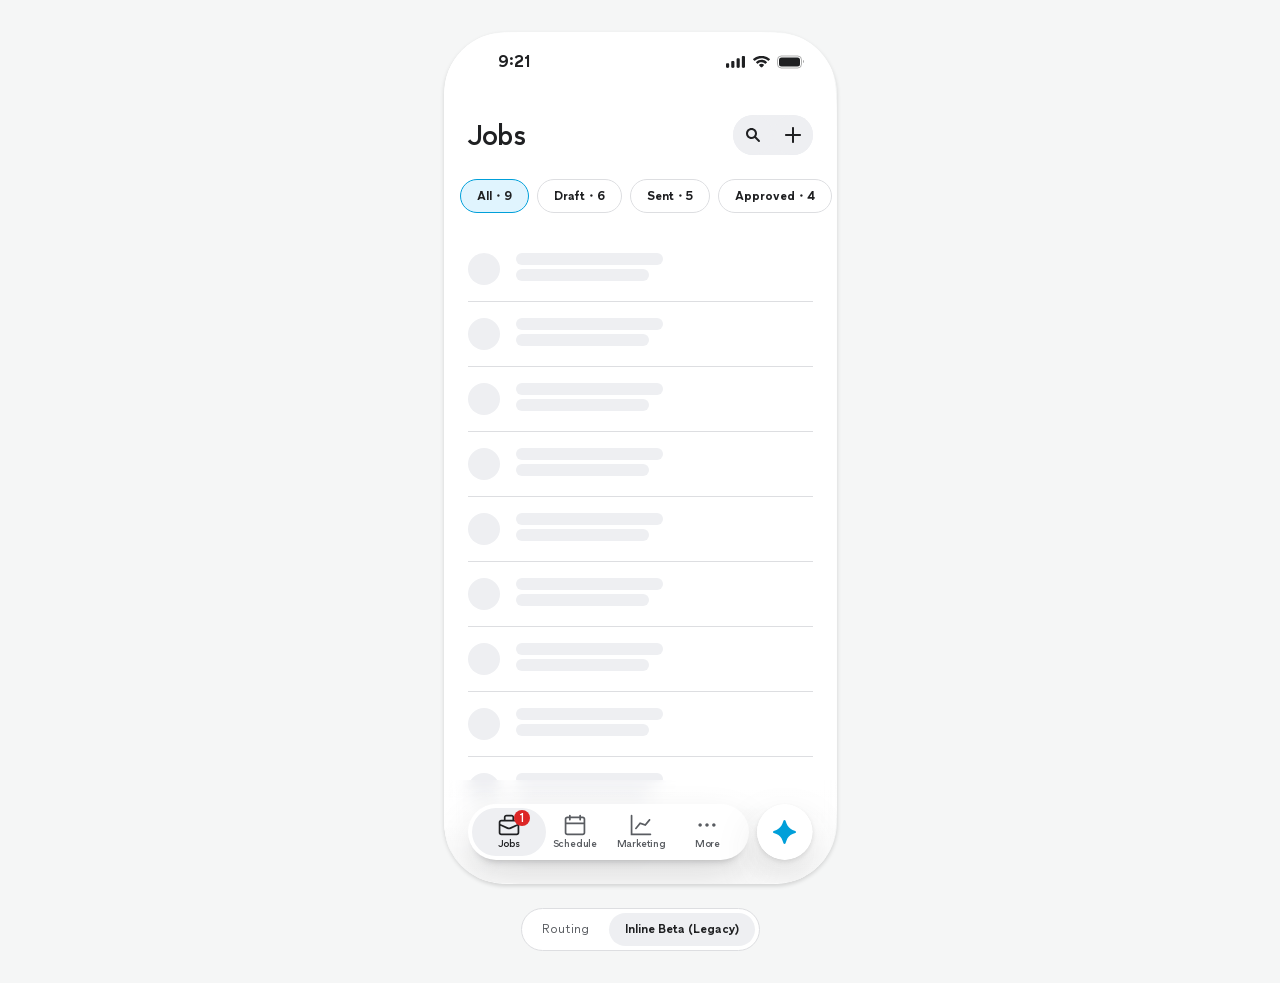
<file: inline-beta-legacy/index.html>
<!DOCTYPE html>
<html lang="en" data-pp-form-factor="native" data-pp-theme="light">
  <head>
    <meta charset="utf-8" />
    <meta name="viewport" content="width=device-width, initial-scale=1, viewport-fit=cover" />
    <title>Jobs — Inline Beta (Legacy)</title>
    <meta name="apple-mobile-web-app-capable" content="yes" />
    <!-- default, not black-translucent: translucent makes iOS size the web view
         to the screen minus the status bar while still anchoring it at the top,
         so the bottom of the screen is unreachable from the page. -->
    <meta name="apple-mobile-web-app-status-bar-style" content="default" />
    <meta name="apple-mobile-web-app-title" content="Jobs" />
    <link rel="manifest" href="../manifest.webmanifest" />
    <!-- data-pp-theme on the root element pins light in every browser and OS setting;
         there is no toggle. -->
    <link rel="stylesheet" href="../styles/fonts.css" />
    <link rel="stylesheet" href="../styles/pushpin.css" />
    <link rel="stylesheet" href="../styles/pushpin-device.css" />
    <link rel="stylesheet" href="app.css" />
  </head>
  <body>
    <div class="jobs-device">
    <div class="pp-device">
      <div
        class="pp-status-bar"
        aria-hidden="true"
        data-pp-component="Native / Status Bar"
        data-pp-variant="OS=iOS X [Dynamic Island], Dark Mode=False"
      >
        <p class="pp-status-bar__time">9:21</p>
        <div class="pp-status-bar__levels">
          <span class="pp-status-bar__glyph pp-status-bar__cellular"></span>
          <span class="pp-status-bar__glyph pp-status-bar__wifi"></span>
          <div class="pp-status-bar__battery"></div>
          <div class="pp-status-bar__battery-fill"></div>
          <span class="pp-status-bar__glyph pp-status-bar__battery-cap"></span>
        </div>
      </div>

      <div class="pp-screen jobs">
        <section class="jobs__page" data-page="jobs" aria-labelledby="page-jobs-title">
          <header class="jobs__header">
            <h1 class="pp-title-2 jobs__title" id="page-jobs-title">Jobs</h1>
            <div class="jobs__actions">
              <button
                type="button"
                class="jobs__action"
                aria-label="Search jobs"
                data-pp-component="Icon Button"
                data-pp-variant="theme=secondary, size=large"
              >
                <span class="jobs__action-icon jobs__action-icon--search" aria-hidden="true"></span>
              </button>
              <button
                type="button"
                class="jobs__action"
                aria-label="Create job"
                data-pp-component="Icon Button"
                data-pp-variant="theme=secondary, size=large"
              >
                <span class="jobs__action-icon jobs__action-icon--plus" aria-hidden="true"></span>
              </button>
            </div>
          </header>

          <div class="jobs__filters" role="group" aria-label="Filter by status">
            <button
              type="button"
              class="jobs__chip"
              aria-pressed="true"
              data-pp-component="Chip"
              data-pp-variant="isSelected=true"
            >
              All・9
            </button>
            <button
              type="button"
              class="jobs__chip"
              aria-pressed="false"
              data-pp-component="Chip"
              data-pp-variant="isSelected=false"
            >
              Draft・6
            </button>
            <button
              type="button"
              class="jobs__chip"
              aria-pressed="false"
              data-pp-component="Chip"
              data-pp-variant="isSelected=false"
            >
              Sent・5
            </button>
            <button
              type="button"
              class="jobs__chip"
              aria-pressed="false"
              data-pp-component="Chip"
              data-pp-variant="isSelected=false"
            >
              Approved・4
            </button>
            <button
              type="button"
              class="jobs__chip"
              aria-pressed="false"
              data-pp-component="Chip"
              data-pp-variant="isSelected=false"
            >
              Rejected・1
            </button>
          </div>

          <div class="pp-screen__body jobs__body">
            <ul class="jobs__list" data-pp-proposed="Pro / Job list row">
              <li class="jobs__row">
                <span
                  class="jobs__avatar"
                  aria-hidden="true"
                  data-pp-component="Avatar"
                  data-pp-variant="User=Customer, sise=xSmall, 👁️ initials=true"
                ></span>
                <div class="jobs__text" aria-hidden="true">
                  <p class="pp-title-6 jobs__slot"><span class="jobs__bone">Anaïs Ziae-Mohseni</span></p>
                  <p class="pp-body-2 jobs__slot"><span class="jobs__bone">Clogged drain repair</span></p>
                </div>
              </li>

              <li class="jobs__row">
                <span
                  class="jobs__avatar"
                  aria-hidden="true"
                  data-pp-component="Avatar"
                  data-pp-variant="User=Customer, sise=xSmall, 👁️ initials=true"
                ></span>
                <div class="jobs__text" aria-hidden="true">
                  <p class="pp-title-6 jobs__slot"><span class="jobs__bone">Anaïs Ziae-Mohseni</span></p>
                  <p class="pp-body-2 jobs__slot"><span class="jobs__bone">Clogged drain repair</span></p>
                </div>
              </li>

              <li class="jobs__row">
                <span
                  class="jobs__avatar"
                  aria-hidden="true"
                  data-pp-component="Avatar"
                  data-pp-variant="User=Customer, sise=xSmall, 👁️ initials=true"
                ></span>
                <div class="jobs__text" aria-hidden="true">
                  <p class="pp-title-6 jobs__slot"><span class="jobs__bone">Anaïs Ziae-Mohseni</span></p>
                  <p class="pp-body-2 jobs__slot"><span class="jobs__bone">Clogged drain repair</span></p>
                </div>
              </li>

              <li class="jobs__row">
                <span
                  class="jobs__avatar"
                  aria-hidden="true"
                  data-pp-component="Avatar"
                  data-pp-variant="User=Customer, sise=xSmall, 👁️ initials=true"
                ></span>
                <div class="jobs__text" aria-hidden="true">
                  <p class="pp-title-6 jobs__slot"><span class="jobs__bone">Anaïs Ziae-Mohseni</span></p>
                  <p class="pp-body-2 jobs__slot"><span class="jobs__bone">Clogged drain repair</span></p>
                </div>
              </li>

              <li class="jobs__row">
                <span
                  class="jobs__avatar"
                  aria-hidden="true"
                  data-pp-component="Avatar"
                  data-pp-variant="User=Customer, sise=xSmall, 👁️ initials=true"
                ></span>
                <div class="jobs__text" aria-hidden="true">
                  <p class="pp-title-6 jobs__slot"><span class="jobs__bone">Anaïs Ziae-Mohseni</span></p>
                  <p class="pp-body-2 jobs__slot"><span class="jobs__bone">Clogged drain repair</span></p>
                </div>
              </li>

              <li class="jobs__row">
                <span
                  class="jobs__avatar"
                  aria-hidden="true"
                  data-pp-component="Avatar"
                  data-pp-variant="User=Customer, sise=xSmall, 👁️ initials=true"
                ></span>
                <div class="jobs__text" aria-hidden="true">
                  <p class="pp-title-6 jobs__slot"><span class="jobs__bone">Anaïs Ziae-Mohseni</span></p>
                  <p class="pp-body-2 jobs__slot"><span class="jobs__bone">Clogged drain repair</span></p>
                </div>
              </li>

              <li class="jobs__row">
                <span
                  class="jobs__avatar"
                  aria-hidden="true"
                  data-pp-component="Avatar"
                  data-pp-variant="User=Customer, sise=xSmall, 👁️ initials=true"
                ></span>
                <div class="jobs__text" aria-hidden="true">
                  <p class="pp-title-6 jobs__slot"><span class="jobs__bone">Anaïs Ziae-Mohseni</span></p>
                  <p class="pp-body-2 jobs__slot"><span class="jobs__bone">Clogged drain repair</span></p>
                </div>
              </li>

              <li class="jobs__row">
                <span
                  class="jobs__avatar"
                  aria-hidden="true"
                  data-pp-component="Avatar"
                  data-pp-variant="User=Customer, sise=xSmall, 👁️ initials=true"
                ></span>
                <div class="jobs__text" aria-hidden="true">
                  <p class="pp-title-6 jobs__slot"><span class="jobs__bone">Anaïs Ziae-Mohseni</span></p>
                  <p class="pp-body-2 jobs__slot"><span class="jobs__bone">Clogged drain repair</span></p>
                </div>
              </li>

              <li class="jobs__row">
                <span
                  class="jobs__avatar"
                  aria-hidden="true"
                  data-pp-component="Avatar"
                  data-pp-variant="User=Customer, sise=xSmall, 👁️ initials=true"
                ></span>
                <div class="jobs__text" aria-hidden="true">
                  <p class="pp-title-6 jobs__slot"><span class="jobs__bone">Anaïs Ziae-Mohseni</span></p>
                  <p class="pp-body-2 jobs__slot"><span class="jobs__bone">Clogged drain repair</span></p>
                </div>
              </li>

              <li class="jobs__row">
                <span
                  class="jobs__avatar"
                  aria-hidden="true"
                  data-pp-component="Avatar"
                  data-pp-variant="User=Customer, sise=xSmall, 👁️ initials=true"
                ></span>
                <div class="jobs__text" aria-hidden="true">
                  <p class="pp-title-6 jobs__slot"><span class="jobs__bone">Anaïs Ziae-Mohseni</span></p>
                  <p class="pp-body-2 jobs__slot"><span class="jobs__bone">Clogged drain repair</span></p>
                </div>
              </li>
              <li class="jobs__row">
                <span
                  class="jobs__avatar"
                  aria-hidden="true"
                  data-pp-component="Avatar"
                  data-pp-variant="User=Customer, sise=xSmall, 👁️ initials=true"
                ></span>
                <div class="jobs__text" aria-hidden="true">
                  <p class="pp-title-6 jobs__slot"><span class="jobs__bone">Anaïs Ziae-Mohseni</span></p>
                  <p class="pp-body-2 jobs__slot"><span class="jobs__bone">Clogged drain repair</span></p>
                </div>
              </li>

              <li class="jobs__row">
                <span
                  class="jobs__avatar"
                  aria-hidden="true"
                  data-pp-component="Avatar"
                  data-pp-variant="User=Customer, sise=xSmall, 👁️ initials=true"
                ></span>
                <div class="jobs__text" aria-hidden="true">
                  <p class="pp-title-6 jobs__slot"><span class="jobs__bone">Anaïs Ziae-Mohseni</span></p>
                  <p class="pp-body-2 jobs__slot"><span class="jobs__bone">Clogged drain repair</span></p>
                </div>
              </li>

              <li class="jobs__row">
                <span
                  class="jobs__avatar"
                  aria-hidden="true"
                  data-pp-component="Avatar"
                  data-pp-variant="User=Customer, sise=xSmall, 👁️ initials=true"
                ></span>
                <div class="jobs__text" aria-hidden="true">
                  <p class="pp-title-6 jobs__slot"><span class="jobs__bone">Anaïs Ziae-Mohseni</span></p>
                  <p class="pp-body-2 jobs__slot"><span class="jobs__bone">Clogged drain repair</span></p>
                </div>
              </li>

              <li class="jobs__row">
                <span
                  class="jobs__avatar"
                  aria-hidden="true"
                  data-pp-component="Avatar"
                  data-pp-variant="User=Customer, sise=xSmall, 👁️ initials=true"
                ></span>
                <div class="jobs__text" aria-hidden="true">
                  <p class="pp-title-6 jobs__slot"><span class="jobs__bone">Anaïs Ziae-Mohseni</span></p>
                  <p class="pp-body-2 jobs__slot"><span class="jobs__bone">Clogged drain repair</span></p>
                </div>
              </li>

              <li class="jobs__row">
                <span
                  class="jobs__avatar"
                  aria-hidden="true"
                  data-pp-component="Avatar"
                  data-pp-variant="User=Customer, sise=xSmall, 👁️ initials=true"
                ></span>
                <div class="jobs__text" aria-hidden="true">
                  <p class="pp-title-6 jobs__slot"><span class="jobs__bone">Anaïs Ziae-Mohseni</span></p>
                  <p class="pp-body-2 jobs__slot"><span class="jobs__bone">Clogged drain repair</span></p>
                </div>
              </li>

              <li class="jobs__row">
                <span
                  class="jobs__avatar"
                  aria-hidden="true"
                  data-pp-component="Avatar"
                  data-pp-variant="User=Customer, sise=xSmall, 👁️ initials=true"
                ></span>
                <div class="jobs__text" aria-hidden="true">
                  <p class="pp-title-6 jobs__slot"><span class="jobs__bone">Anaïs Ziae-Mohseni</span></p>
                  <p class="pp-body-2 jobs__slot"><span class="jobs__bone">Clogged drain repair</span></p>
                </div>
              </li>

              <li class="jobs__row">
                <span
                  class="jobs__avatar"
                  aria-hidden="true"
                  data-pp-component="Avatar"
                  data-pp-variant="User=Customer, sise=xSmall, 👁️ initials=true"
                ></span>
                <div class="jobs__text" aria-hidden="true">
                  <p class="pp-title-6 jobs__slot"><span class="jobs__bone">Anaïs Ziae-Mohseni</span></p>
                  <p class="pp-body-2 jobs__slot"><span class="jobs__bone">Clogged drain repair</span></p>
                </div>
              </li>

              <li class="jobs__row">
                <span
                  class="jobs__avatar"
                  aria-hidden="true"
                  data-pp-component="Avatar"
                  data-pp-variant="User=Customer, sise=xSmall, 👁️ initials=true"
                ></span>
                <div class="jobs__text" aria-hidden="true">
                  <p class="pp-title-6 jobs__slot"><span class="jobs__bone">Anaïs Ziae-Mohseni</span></p>
                  <p class="pp-body-2 jobs__slot"><span class="jobs__bone">Clogged drain repair</span></p>
                </div>
              </li>

              <li class="jobs__row">
                <span
                  class="jobs__avatar"
                  aria-hidden="true"
                  data-pp-component="Avatar"
                  data-pp-variant="User=Customer, sise=xSmall, 👁️ initials=true"
                ></span>
                <div class="jobs__text" aria-hidden="true">
                  <p class="pp-title-6 jobs__slot"><span class="jobs__bone">Anaïs Ziae-Mohseni</span></p>
                  <p class="pp-body-2 jobs__slot"><span class="jobs__bone">Clogged drain repair</span></p>
                </div>
              </li>

              <li class="jobs__row">
                <span
                  class="jobs__avatar"
                  aria-hidden="true"
                  data-pp-component="Avatar"
                  data-pp-variant="User=Customer, sise=xSmall, 👁️ initials=true"
                ></span>
                <div class="jobs__text" aria-hidden="true">
                  <p class="pp-title-6 jobs__slot"><span class="jobs__bone">Anaïs Ziae-Mohseni</span></p>
                  <p class="pp-body-2 jobs__slot"><span class="jobs__bone">Clogged drain repair</span></p>
                </div>
              </li>
              <li class="jobs__row">
                <span
                  class="jobs__avatar"
                  aria-hidden="true"
                  data-pp-component="Avatar"
                  data-pp-variant="User=Customer, sise=xSmall, 👁️ initials=true"
                ></span>
                <div class="jobs__text" aria-hidden="true">
                  <p class="pp-title-6 jobs__slot"><span class="jobs__bone">Anaïs Ziae-Mohseni</span></p>
                  <p class="pp-body-2 jobs__slot"><span class="jobs__bone">Clogged drain repair</span></p>
                </div>
              </li>

              <li class="jobs__row">
                <span
                  class="jobs__avatar"
                  aria-hidden="true"
                  data-pp-component="Avatar"
                  data-pp-variant="User=Customer, sise=xSmall, 👁️ initials=true"
                ></span>
                <div class="jobs__text" aria-hidden="true">
                  <p class="pp-title-6 jobs__slot"><span class="jobs__bone">Anaïs Ziae-Mohseni</span></p>
                  <p class="pp-body-2 jobs__slot"><span class="jobs__bone">Clogged drain repair</span></p>
                </div>
              </li>

              <li class="jobs__row">
                <span
                  class="jobs__avatar"
                  aria-hidden="true"
                  data-pp-component="Avatar"
                  data-pp-variant="User=Customer, sise=xSmall, 👁️ initials=true"
                ></span>
                <div class="jobs__text" aria-hidden="true">
                  <p class="pp-title-6 jobs__slot"><span class="jobs__bone">Anaïs Ziae-Mohseni</span></p>
                  <p class="pp-body-2 jobs__slot"><span class="jobs__bone">Clogged drain repair</span></p>
                </div>
              </li>

              <li class="jobs__row">
                <span
                  class="jobs__avatar"
                  aria-hidden="true"
                  data-pp-component="Avatar"
                  data-pp-variant="User=Customer, sise=xSmall, 👁️ initials=true"
                ></span>
                <div class="jobs__text" aria-hidden="true">
                  <p class="pp-title-6 jobs__slot"><span class="jobs__bone">Anaïs Ziae-Mohseni</span></p>
                  <p class="pp-body-2 jobs__slot"><span class="jobs__bone">Clogged drain repair</span></p>
                </div>
              </li>

              <li class="jobs__row">
                <span
                  class="jobs__avatar"
                  aria-hidden="true"
                  data-pp-component="Avatar"
                  data-pp-variant="User=Customer, sise=xSmall, 👁️ initials=true"
                ></span>
                <div class="jobs__text" aria-hidden="true">
                  <p class="pp-title-6 jobs__slot"><span class="jobs__bone">Anaïs Ziae-Mohseni</span></p>
                  <p class="pp-body-2 jobs__slot"><span class="jobs__bone">Clogged drain repair</span></p>
                </div>
              </li>

              <li class="jobs__row">
                <span
                  class="jobs__avatar"
                  aria-hidden="true"
                  data-pp-component="Avatar"
                  data-pp-variant="User=Customer, sise=xSmall, 👁️ initials=true"
                ></span>
                <div class="jobs__text" aria-hidden="true">
                  <p class="pp-title-6 jobs__slot"><span class="jobs__bone">Anaïs Ziae-Mohseni</span></p>
                  <p class="pp-body-2 jobs__slot"><span class="jobs__bone">Clogged drain repair</span></p>
                </div>
              </li>

              <li class="jobs__row">
                <span
                  class="jobs__avatar"
                  aria-hidden="true"
                  data-pp-component="Avatar"
                  data-pp-variant="User=Customer, sise=xSmall, 👁️ initials=true"
                ></span>
                <div class="jobs__text" aria-hidden="true">
                  <p class="pp-title-6 jobs__slot"><span class="jobs__bone">Anaïs Ziae-Mohseni</span></p>
                  <p class="pp-body-2 jobs__slot"><span class="jobs__bone">Clogged drain repair</span></p>
                </div>
              </li>

              <li class="jobs__row">
                <span
                  class="jobs__avatar"
                  aria-hidden="true"
                  data-pp-component="Avatar"
                  data-pp-variant="User=Customer, sise=xSmall, 👁️ initials=true"
                ></span>
                <div class="jobs__text" aria-hidden="true">
                  <p class="pp-title-6 jobs__slot"><span class="jobs__bone">Anaïs Ziae-Mohseni</span></p>
                  <p class="pp-body-2 jobs__slot"><span class="jobs__bone">Clogged drain repair</span></p>
                </div>
              </li>

              <li class="jobs__row">
                <span
                  class="jobs__avatar"
                  aria-hidden="true"
                  data-pp-component="Avatar"
                  data-pp-variant="User=Customer, sise=xSmall, 👁️ initials=true"
                ></span>
                <div class="jobs__text" aria-hidden="true">
                  <p class="pp-title-6 jobs__slot"><span class="jobs__bone">Anaïs Ziae-Mohseni</span></p>
                  <p class="pp-body-2 jobs__slot"><span class="jobs__bone">Clogged drain repair</span></p>
                </div>
              </li>

              <li class="jobs__row">
                <span
                  class="jobs__avatar"
                  aria-hidden="true"
                  data-pp-component="Avatar"
                  data-pp-variant="User=Customer, sise=xSmall, 👁️ initials=true"
                ></span>
                <div class="jobs__text" aria-hidden="true">
                  <p class="pp-title-6 jobs__slot"><span class="jobs__bone">Anaïs Ziae-Mohseni</span></p>
                  <p class="pp-body-2 jobs__slot"><span class="jobs__bone">Clogged drain repair</span></p>
                </div>
              </li>
            </ul>
          </div>
        </section>

        <section class="jobs__page" data-page="schedule" aria-labelledby="page-schedule-title" hidden>
          <header class="jobs__header">
            <h1 class="pp-title-2 jobs__title" id="page-schedule-title">Schedule</h1>
            <div class="jobs__actions">
              <button
                type="button"
                class="jobs__action jobs__action--today"
                aria-label="Go to today"
                data-pp-component="Icon Button"
                data-pp-variant="theme=secondary, size=large"
              >
                <span class="jobs__action-icon jobs__action-icon--today" aria-hidden="true"></span>
              </button>
              <button
                type="button"
                class="jobs__action"
                aria-label="Search schedule"
                data-pp-component="Icon Button"
                data-pp-variant="theme=secondary, size=large"
              >
                <span class="jobs__action-icon jobs__action-icon--search" aria-hidden="true"></span>
              </button>
              <button
                type="button"
                class="jobs__action"
                aria-label="Create appointment"
                data-pp-component="Icon Button"
                data-pp-variant="theme=secondary, size=large"
              >
                <span class="jobs__action-icon jobs__action-icon--plus" aria-hidden="true"></span>
              </button>
            </div>
          </header>

          <div
            class="jobs__week"
            role="group"
            aria-label="Pick a day"
            data-pp-proposed="Pro / Week strip"
          ></div>

          <div class="pp-screen__body jobs__body">
            <ul class="jobs__list" data-pp-proposed="Pro / Job list row">
              <li class="jobs__row">
                <span
                  class="jobs__avatar"
                  aria-hidden="true"
                  data-pp-component="Avatar"
                  data-pp-variant="User=Customer, sise=xSmall, 👁️ initials=true"
                ></span>
                <div class="jobs__text" aria-hidden="true">
                  <p class="pp-title-6 jobs__slot"><span class="jobs__bone">Anaïs Ziae-Mohseni</span></p>
                  <p class="pp-body-2 jobs__slot"><span class="jobs__bone">Clogged drain repair</span></p>
                </div>
              </li>

              <li class="jobs__row">
                <span
                  class="jobs__avatar"
                  aria-hidden="true"
                  data-pp-component="Avatar"
                  data-pp-variant="User=Customer, sise=xSmall, 👁️ initials=true"
                ></span>
                <div class="jobs__text" aria-hidden="true">
                  <p class="pp-title-6 jobs__slot"><span class="jobs__bone">Anaïs Ziae-Mohseni</span></p>
                  <p class="pp-body-2 jobs__slot"><span class="jobs__bone">Clogged drain repair</span></p>
                </div>
              </li>

              <li class="jobs__row">
                <span
                  class="jobs__avatar"
                  aria-hidden="true"
                  data-pp-component="Avatar"
                  data-pp-variant="User=Customer, sise=xSmall, 👁️ initials=true"
                ></span>
                <div class="jobs__text" aria-hidden="true">
                  <p class="pp-title-6 jobs__slot"><span class="jobs__bone">Anaïs Ziae-Mohseni</span></p>
                  <p class="pp-body-2 jobs__slot"><span class="jobs__bone">Clogged drain repair</span></p>
                </div>
              </li>

              <li class="jobs__row">
                <span
                  class="jobs__avatar"
                  aria-hidden="true"
                  data-pp-component="Avatar"
                  data-pp-variant="User=Customer, sise=xSmall, 👁️ initials=true"
                ></span>
                <div class="jobs__text" aria-hidden="true">
                  <p class="pp-title-6 jobs__slot"><span class="jobs__bone">Anaïs Ziae-Mohseni</span></p>
                  <p class="pp-body-2 jobs__slot"><span class="jobs__bone">Clogged drain repair</span></p>
                </div>
              </li>

              <li class="jobs__row">
                <span
                  class="jobs__avatar"
                  aria-hidden="true"
                  data-pp-component="Avatar"
                  data-pp-variant="User=Customer, sise=xSmall, 👁️ initials=true"
                ></span>
                <div class="jobs__text" aria-hidden="true">
                  <p class="pp-title-6 jobs__slot"><span class="jobs__bone">Anaïs Ziae-Mohseni</span></p>
                  <p class="pp-body-2 jobs__slot"><span class="jobs__bone">Clogged drain repair</span></p>
                </div>
              </li>

              <li class="jobs__row">
                <span
                  class="jobs__avatar"
                  aria-hidden="true"
                  data-pp-component="Avatar"
                  data-pp-variant="User=Customer, sise=xSmall, 👁️ initials=true"
                ></span>
                <div class="jobs__text" aria-hidden="true">
                  <p class="pp-title-6 jobs__slot"><span class="jobs__bone">Anaïs Ziae-Mohseni</span></p>
                  <p class="pp-body-2 jobs__slot"><span class="jobs__bone">Clogged drain repair</span></p>
                </div>
              </li>

              <li class="jobs__row">
                <span
                  class="jobs__avatar"
                  aria-hidden="true"
                  data-pp-component="Avatar"
                  data-pp-variant="User=Customer, sise=xSmall, 👁️ initials=true"
                ></span>
                <div class="jobs__text" aria-hidden="true">
                  <p class="pp-title-6 jobs__slot"><span class="jobs__bone">Anaïs Ziae-Mohseni</span></p>
                  <p class="pp-body-2 jobs__slot"><span class="jobs__bone">Clogged drain repair</span></p>
                </div>
              </li>

              <li class="jobs__row">
                <span
                  class="jobs__avatar"
                  aria-hidden="true"
                  data-pp-component="Avatar"
                  data-pp-variant="User=Customer, sise=xSmall, 👁️ initials=true"
                ></span>
                <div class="jobs__text" aria-hidden="true">
                  <p class="pp-title-6 jobs__slot"><span class="jobs__bone">Anaïs Ziae-Mohseni</span></p>
                  <p class="pp-body-2 jobs__slot"><span class="jobs__bone">Clogged drain repair</span></p>
                </div>
              </li>

              <li class="jobs__row">
                <span
                  class="jobs__avatar"
                  aria-hidden="true"
                  data-pp-component="Avatar"
                  data-pp-variant="User=Customer, sise=xSmall, 👁️ initials=true"
                ></span>
                <div class="jobs__text" aria-hidden="true">
                  <p class="pp-title-6 jobs__slot"><span class="jobs__bone">Anaïs Ziae-Mohseni</span></p>
                  <p class="pp-body-2 jobs__slot"><span class="jobs__bone">Clogged drain repair</span></p>
                </div>
              </li>

              <li class="jobs__row">
                <span
                  class="jobs__avatar"
                  aria-hidden="true"
                  data-pp-component="Avatar"
                  data-pp-variant="User=Customer, sise=xSmall, 👁️ initials=true"
                ></span>
                <div class="jobs__text" aria-hidden="true">
                  <p class="pp-title-6 jobs__slot"><span class="jobs__bone">Anaïs Ziae-Mohseni</span></p>
                  <p class="pp-body-2 jobs__slot"><span class="jobs__bone">Clogged drain repair</span></p>
                </div>
              </li>
              <li class="jobs__row">
                <span
                  class="jobs__avatar"
                  aria-hidden="true"
                  data-pp-component="Avatar"
                  data-pp-variant="User=Customer, sise=xSmall, 👁️ initials=true"
                ></span>
                <div class="jobs__text" aria-hidden="true">
                  <p class="pp-title-6 jobs__slot"><span class="jobs__bone">Anaïs Ziae-Mohseni</span></p>
                  <p class="pp-body-2 jobs__slot"><span class="jobs__bone">Clogged drain repair</span></p>
                </div>
              </li>

              <li class="jobs__row">
                <span
                  class="jobs__avatar"
                  aria-hidden="true"
                  data-pp-component="Avatar"
                  data-pp-variant="User=Customer, sise=xSmall, 👁️ initials=true"
                ></span>
                <div class="jobs__text" aria-hidden="true">
                  <p class="pp-title-6 jobs__slot"><span class="jobs__bone">Anaïs Ziae-Mohseni</span></p>
                  <p class="pp-body-2 jobs__slot"><span class="jobs__bone">Clogged drain repair</span></p>
                </div>
              </li>

              <li class="jobs__row">
                <span
                  class="jobs__avatar"
                  aria-hidden="true"
                  data-pp-component="Avatar"
                  data-pp-variant="User=Customer, sise=xSmall, 👁️ initials=true"
                ></span>
                <div class="jobs__text" aria-hidden="true">
                  <p class="pp-title-6 jobs__slot"><span class="jobs__bone">Anaïs Ziae-Mohseni</span></p>
                  <p class="pp-body-2 jobs__slot"><span class="jobs__bone">Clogged drain repair</span></p>
                </div>
              </li>

              <li class="jobs__row">
                <span
                  class="jobs__avatar"
                  aria-hidden="true"
                  data-pp-component="Avatar"
                  data-pp-variant="User=Customer, sise=xSmall, 👁️ initials=true"
                ></span>
                <div class="jobs__text" aria-hidden="true">
                  <p class="pp-title-6 jobs__slot"><span class="jobs__bone">Anaïs Ziae-Mohseni</span></p>
                  <p class="pp-body-2 jobs__slot"><span class="jobs__bone">Clogged drain repair</span></p>
                </div>
              </li>

              <li class="jobs__row">
                <span
                  class="jobs__avatar"
                  aria-hidden="true"
                  data-pp-component="Avatar"
                  data-pp-variant="User=Customer, sise=xSmall, 👁️ initials=true"
                ></span>
                <div class="jobs__text" aria-hidden="true">
                  <p class="pp-title-6 jobs__slot"><span class="jobs__bone">Anaïs Ziae-Mohseni</span></p>
                  <p class="pp-body-2 jobs__slot"><span class="jobs__bone">Clogged drain repair</span></p>
                </div>
              </li>

              <li class="jobs__row">
                <span
                  class="jobs__avatar"
                  aria-hidden="true"
                  data-pp-component="Avatar"
                  data-pp-variant="User=Customer, sise=xSmall, 👁️ initials=true"
                ></span>
                <div class="jobs__text" aria-hidden="true">
                  <p class="pp-title-6 jobs__slot"><span class="jobs__bone">Anaïs Ziae-Mohseni</span></p>
                  <p class="pp-body-2 jobs__slot"><span class="jobs__bone">Clogged drain repair</span></p>
                </div>
              </li>

              <li class="jobs__row">
                <span
                  class="jobs__avatar"
                  aria-hidden="true"
                  data-pp-component="Avatar"
                  data-pp-variant="User=Customer, sise=xSmall, 👁️ initials=true"
                ></span>
                <div class="jobs__text" aria-hidden="true">
                  <p class="pp-title-6 jobs__slot"><span class="jobs__bone">Anaïs Ziae-Mohseni</span></p>
                  <p class="pp-body-2 jobs__slot"><span class="jobs__bone">Clogged drain repair</span></p>
                </div>
              </li>

              <li class="jobs__row">
                <span
                  class="jobs__avatar"
                  aria-hidden="true"
                  data-pp-component="Avatar"
                  data-pp-variant="User=Customer, sise=xSmall, 👁️ initials=true"
                ></span>
                <div class="jobs__text" aria-hidden="true">
                  <p class="pp-title-6 jobs__slot"><span class="jobs__bone">Anaïs Ziae-Mohseni</span></p>
                  <p class="pp-body-2 jobs__slot"><span class="jobs__bone">Clogged drain repair</span></p>
                </div>
              </li>

              <li class="jobs__row">
                <span
                  class="jobs__avatar"
                  aria-hidden="true"
                  data-pp-component="Avatar"
                  data-pp-variant="User=Customer, sise=xSmall, 👁️ initials=true"
                ></span>
                <div class="jobs__text" aria-hidden="true">
                  <p class="pp-title-6 jobs__slot"><span class="jobs__bone">Anaïs Ziae-Mohseni</span></p>
                  <p class="pp-body-2 jobs__slot"><span class="jobs__bone">Clogged drain repair</span></p>
                </div>
              </li>

              <li class="jobs__row">
                <span
                  class="jobs__avatar"
                  aria-hidden="true"
                  data-pp-component="Avatar"
                  data-pp-variant="User=Customer, sise=xSmall, 👁️ initials=true"
                ></span>
                <div class="jobs__text" aria-hidden="true">
                  <p class="pp-title-6 jobs__slot"><span class="jobs__bone">Anaïs Ziae-Mohseni</span></p>
                  <p class="pp-body-2 jobs__slot"><span class="jobs__bone">Clogged drain repair</span></p>
                </div>
              </li>
              <li class="jobs__row">
                <span
                  class="jobs__avatar"
                  aria-hidden="true"
                  data-pp-component="Avatar"
                  data-pp-variant="User=Customer, sise=xSmall, 👁️ initials=true"
                ></span>
                <div class="jobs__text" aria-hidden="true">
                  <p class="pp-title-6 jobs__slot"><span class="jobs__bone">Anaïs Ziae-Mohseni</span></p>
                  <p class="pp-body-2 jobs__slot"><span class="jobs__bone">Clogged drain repair</span></p>
                </div>
              </li>

              <li class="jobs__row">
                <span
                  class="jobs__avatar"
                  aria-hidden="true"
                  data-pp-component="Avatar"
                  data-pp-variant="User=Customer, sise=xSmall, 👁️ initials=true"
                ></span>
                <div class="jobs__text" aria-hidden="true">
                  <p class="pp-title-6 jobs__slot"><span class="jobs__bone">Anaïs Ziae-Mohseni</span></p>
                  <p class="pp-body-2 jobs__slot"><span class="jobs__bone">Clogged drain repair</span></p>
                </div>
              </li>

              <li class="jobs__row">
                <span
                  class="jobs__avatar"
                  aria-hidden="true"
                  data-pp-component="Avatar"
                  data-pp-variant="User=Customer, sise=xSmall, 👁️ initials=true"
                ></span>
                <div class="jobs__text" aria-hidden="true">
                  <p class="pp-title-6 jobs__slot"><span class="jobs__bone">Anaïs Ziae-Mohseni</span></p>
                  <p class="pp-body-2 jobs__slot"><span class="jobs__bone">Clogged drain repair</span></p>
                </div>
              </li>

              <li class="jobs__row">
                <span
                  class="jobs__avatar"
                  aria-hidden="true"
                  data-pp-component="Avatar"
                  data-pp-variant="User=Customer, sise=xSmall, 👁️ initials=true"
                ></span>
                <div class="jobs__text" aria-hidden="true">
                  <p class="pp-title-6 jobs__slot"><span class="jobs__bone">Anaïs Ziae-Mohseni</span></p>
                  <p class="pp-body-2 jobs__slot"><span class="jobs__bone">Clogged drain repair</span></p>
                </div>
              </li>

              <li class="jobs__row">
                <span
                  class="jobs__avatar"
                  aria-hidden="true"
                  data-pp-component="Avatar"
                  data-pp-variant="User=Customer, sise=xSmall, 👁️ initials=true"
                ></span>
                <div class="jobs__text" aria-hidden="true">
                  <p class="pp-title-6 jobs__slot"><span class="jobs__bone">Anaïs Ziae-Mohseni</span></p>
                  <p class="pp-body-2 jobs__slot"><span class="jobs__bone">Clogged drain repair</span></p>
                </div>
              </li>

              <li class="jobs__row">
                <span
                  class="jobs__avatar"
                  aria-hidden="true"
                  data-pp-component="Avatar"
                  data-pp-variant="User=Customer, sise=xSmall, 👁️ initials=true"
                ></span>
                <div class="jobs__text" aria-hidden="true">
                  <p class="pp-title-6 jobs__slot"><span class="jobs__bone">Anaïs Ziae-Mohseni</span></p>
                  <p class="pp-body-2 jobs__slot"><span class="jobs__bone">Clogged drain repair</span></p>
                </div>
              </li>

              <li class="jobs__row">
                <span
                  class="jobs__avatar"
                  aria-hidden="true"
                  data-pp-component="Avatar"
                  data-pp-variant="User=Customer, sise=xSmall, 👁️ initials=true"
                ></span>
                <div class="jobs__text" aria-hidden="true">
                  <p class="pp-title-6 jobs__slot"><span class="jobs__bone">Anaïs Ziae-Mohseni</span></p>
                  <p class="pp-body-2 jobs__slot"><span class="jobs__bone">Clogged drain repair</span></p>
                </div>
              </li>

              <li class="jobs__row">
                <span
                  class="jobs__avatar"
                  aria-hidden="true"
                  data-pp-component="Avatar"
                  data-pp-variant="User=Customer, sise=xSmall, 👁️ initials=true"
                ></span>
                <div class="jobs__text" aria-hidden="true">
                  <p class="pp-title-6 jobs__slot"><span class="jobs__bone">Anaïs Ziae-Mohseni</span></p>
                  <p class="pp-body-2 jobs__slot"><span class="jobs__bone">Clogged drain repair</span></p>
                </div>
              </li>

              <li class="jobs__row">
                <span
                  class="jobs__avatar"
                  aria-hidden="true"
                  data-pp-component="Avatar"
                  data-pp-variant="User=Customer, sise=xSmall, 👁️ initials=true"
                ></span>
                <div class="jobs__text" aria-hidden="true">
                  <p class="pp-title-6 jobs__slot"><span class="jobs__bone">Anaïs Ziae-Mohseni</span></p>
                  <p class="pp-body-2 jobs__slot"><span class="jobs__bone">Clogged drain repair</span></p>
                </div>
              </li>

              <li class="jobs__row">
                <span
                  class="jobs__avatar"
                  aria-hidden="true"
                  data-pp-component="Avatar"
                  data-pp-variant="User=Customer, sise=xSmall, 👁️ initials=true"
                ></span>
                <div class="jobs__text" aria-hidden="true">
                  <p class="pp-title-6 jobs__slot"><span class="jobs__bone">Anaïs Ziae-Mohseni</span></p>
                  <p class="pp-body-2 jobs__slot"><span class="jobs__bone">Clogged drain repair</span></p>
                </div>
              </li>
            </ul>
          </div>
        </section>

        <section class="jobs__page" data-page="get-paid" aria-labelledby="page-get-paid-title" hidden>
          <header class="jobs__header">
            <button
              type="button"
              class="jobs__action jobs__back"
              aria-label="Back"
              data-back="more"
              data-pp-component="Icon Button"
              data-pp-variant="theme=secondary, size=large"
            >
              <span class="jobs__action-icon jobs__action-icon--back" aria-hidden="true"></span>
            </button>
            <h1 class="pp-title-2 jobs__title" id="page-get-paid-title">Payments</h1>
            <div class="jobs__actions">
              <button
                type="button"
                class="jobs__action"
                aria-label="Request payment"
                data-pp-component="Icon Button"
                data-pp-variant="theme=secondary, size=large"
              >
                <span class="jobs__action-icon jobs__action-icon--plus" aria-hidden="true"></span>
              </button>
            </div>
          </header>

          <div class="pp-screen__body jobs__body">
            <ul class="jobs__list" data-pp-proposed="Pro / Job list row">
              <li class="jobs__row">
                <span
                  class="jobs__avatar"
                  aria-hidden="true"
                  data-pp-component="Avatar"
                  data-pp-variant="User=Customer, sise=xSmall, 👁️ initials=true"
                ></span>
                <div class="jobs__text" aria-hidden="true">
                  <p class="pp-title-6 jobs__slot"><span class="jobs__bone">Anaïs Ziae-Mohseni</span></p>
                  <p class="pp-body-2 jobs__slot"><span class="jobs__bone">Clogged drain repair</span></p>
                </div>
              </li>

              <li class="jobs__row">
                <span
                  class="jobs__avatar"
                  aria-hidden="true"
                  data-pp-component="Avatar"
                  data-pp-variant="User=Customer, sise=xSmall, 👁️ initials=true"
                ></span>
                <div class="jobs__text" aria-hidden="true">
                  <p class="pp-title-6 jobs__slot"><span class="jobs__bone">Anaïs Ziae-Mohseni</span></p>
                  <p class="pp-body-2 jobs__slot"><span class="jobs__bone">Clogged drain repair</span></p>
                </div>
              </li>

              <li class="jobs__row">
                <span
                  class="jobs__avatar"
                  aria-hidden="true"
                  data-pp-component="Avatar"
                  data-pp-variant="User=Customer, sise=xSmall, 👁️ initials=true"
                ></span>
                <div class="jobs__text" aria-hidden="true">
                  <p class="pp-title-6 jobs__slot"><span class="jobs__bone">Anaïs Ziae-Mohseni</span></p>
                  <p class="pp-body-2 jobs__slot"><span class="jobs__bone">Clogged drain repair</span></p>
                </div>
              </li>

              <li class="jobs__row">
                <span
                  class="jobs__avatar"
                  aria-hidden="true"
                  data-pp-component="Avatar"
                  data-pp-variant="User=Customer, sise=xSmall, 👁️ initials=true"
                ></span>
                <div class="jobs__text" aria-hidden="true">
                  <p class="pp-title-6 jobs__slot"><span class="jobs__bone">Anaïs Ziae-Mohseni</span></p>
                  <p class="pp-body-2 jobs__slot"><span class="jobs__bone">Clogged drain repair</span></p>
                </div>
              </li>

              <li class="jobs__row">
                <span
                  class="jobs__avatar"
                  aria-hidden="true"
                  data-pp-component="Avatar"
                  data-pp-variant="User=Customer, sise=xSmall, 👁️ initials=true"
                ></span>
                <div class="jobs__text" aria-hidden="true">
                  <p class="pp-title-6 jobs__slot"><span class="jobs__bone">Anaïs Ziae-Mohseni</span></p>
                  <p class="pp-body-2 jobs__slot"><span class="jobs__bone">Clogged drain repair</span></p>
                </div>
              </li>

              <li class="jobs__row">
                <span
                  class="jobs__avatar"
                  aria-hidden="true"
                  data-pp-component="Avatar"
                  data-pp-variant="User=Customer, sise=xSmall, 👁️ initials=true"
                ></span>
                <div class="jobs__text" aria-hidden="true">
                  <p class="pp-title-6 jobs__slot"><span class="jobs__bone">Anaïs Ziae-Mohseni</span></p>
                  <p class="pp-body-2 jobs__slot"><span class="jobs__bone">Clogged drain repair</span></p>
                </div>
              </li>

              <li class="jobs__row">
                <span
                  class="jobs__avatar"
                  aria-hidden="true"
                  data-pp-component="Avatar"
                  data-pp-variant="User=Customer, sise=xSmall, 👁️ initials=true"
                ></span>
                <div class="jobs__text" aria-hidden="true">
                  <p class="pp-title-6 jobs__slot"><span class="jobs__bone">Anaïs Ziae-Mohseni</span></p>
                  <p class="pp-body-2 jobs__slot"><span class="jobs__bone">Clogged drain repair</span></p>
                </div>
              </li>

              <li class="jobs__row">
                <span
                  class="jobs__avatar"
                  aria-hidden="true"
                  data-pp-component="Avatar"
                  data-pp-variant="User=Customer, sise=xSmall, 👁️ initials=true"
                ></span>
                <div class="jobs__text" aria-hidden="true">
                  <p class="pp-title-6 jobs__slot"><span class="jobs__bone">Anaïs Ziae-Mohseni</span></p>
                  <p class="pp-body-2 jobs__slot"><span class="jobs__bone">Clogged drain repair</span></p>
                </div>
              </li>

              <li class="jobs__row">
                <span
                  class="jobs__avatar"
                  aria-hidden="true"
                  data-pp-component="Avatar"
                  data-pp-variant="User=Customer, sise=xSmall, 👁️ initials=true"
                ></span>
                <div class="jobs__text" aria-hidden="true">
                  <p class="pp-title-6 jobs__slot"><span class="jobs__bone">Anaïs Ziae-Mohseni</span></p>
                  <p class="pp-body-2 jobs__slot"><span class="jobs__bone">Clogged drain repair</span></p>
                </div>
              </li>

              <li class="jobs__row">
                <span
                  class="jobs__avatar"
                  aria-hidden="true"
                  data-pp-component="Avatar"
                  data-pp-variant="User=Customer, sise=xSmall, 👁️ initials=true"
                ></span>
                <div class="jobs__text" aria-hidden="true">
                  <p class="pp-title-6 jobs__slot"><span class="jobs__bone">Anaïs Ziae-Mohseni</span></p>
                  <p class="pp-body-2 jobs__slot"><span class="jobs__bone">Clogged drain repair</span></p>
                </div>
              </li>
              <li class="jobs__row">
                <span
                  class="jobs__avatar"
                  aria-hidden="true"
                  data-pp-component="Avatar"
                  data-pp-variant="User=Customer, sise=xSmall, 👁️ initials=true"
                ></span>
                <div class="jobs__text" aria-hidden="true">
                  <p class="pp-title-6 jobs__slot"><span class="jobs__bone">Anaïs Ziae-Mohseni</span></p>
                  <p class="pp-body-2 jobs__slot"><span class="jobs__bone">Clogged drain repair</span></p>
                </div>
              </li>

              <li class="jobs__row">
                <span
                  class="jobs__avatar"
                  aria-hidden="true"
                  data-pp-component="Avatar"
                  data-pp-variant="User=Customer, sise=xSmall, 👁️ initials=true"
                ></span>
                <div class="jobs__text" aria-hidden="true">
                  <p class="pp-title-6 jobs__slot"><span class="jobs__bone">Anaïs Ziae-Mohseni</span></p>
                  <p class="pp-body-2 jobs__slot"><span class="jobs__bone">Clogged drain repair</span></p>
                </div>
              </li>

              <li class="jobs__row">
                <span
                  class="jobs__avatar"
                  aria-hidden="true"
                  data-pp-component="Avatar"
                  data-pp-variant="User=Customer, sise=xSmall, 👁️ initials=true"
                ></span>
                <div class="jobs__text" aria-hidden="true">
                  <p class="pp-title-6 jobs__slot"><span class="jobs__bone">Anaïs Ziae-Mohseni</span></p>
                  <p class="pp-body-2 jobs__slot"><span class="jobs__bone">Clogged drain repair</span></p>
                </div>
              </li>

              <li class="jobs__row">
                <span
                  class="jobs__avatar"
                  aria-hidden="true"
                  data-pp-component="Avatar"
                  data-pp-variant="User=Customer, sise=xSmall, 👁️ initials=true"
                ></span>
                <div class="jobs__text" aria-hidden="true">
                  <p class="pp-title-6 jobs__slot"><span class="jobs__bone">Anaïs Ziae-Mohseni</span></p>
                  <p class="pp-body-2 jobs__slot"><span class="jobs__bone">Clogged drain repair</span></p>
                </div>
              </li>

              <li class="jobs__row">
                <span
                  class="jobs__avatar"
                  aria-hidden="true"
                  data-pp-component="Avatar"
                  data-pp-variant="User=Customer, sise=xSmall, 👁️ initials=true"
                ></span>
                <div class="jobs__text" aria-hidden="true">
                  <p class="pp-title-6 jobs__slot"><span class="jobs__bone">Anaïs Ziae-Mohseni</span></p>
                  <p class="pp-body-2 jobs__slot"><span class="jobs__bone">Clogged drain repair</span></p>
                </div>
              </li>

              <li class="jobs__row">
                <span
                  class="jobs__avatar"
                  aria-hidden="true"
                  data-pp-component="Avatar"
                  data-pp-variant="User=Customer, sise=xSmall, 👁️ initials=true"
                ></span>
                <div class="jobs__text" aria-hidden="true">
                  <p class="pp-title-6 jobs__slot"><span class="jobs__bone">Anaïs Ziae-Mohseni</span></p>
                  <p class="pp-body-2 jobs__slot"><span class="jobs__bone">Clogged drain repair</span></p>
                </div>
              </li>

              <li class="jobs__row">
                <span
                  class="jobs__avatar"
                  aria-hidden="true"
                  data-pp-component="Avatar"
                  data-pp-variant="User=Customer, sise=xSmall, 👁️ initials=true"
                ></span>
                <div class="jobs__text" aria-hidden="true">
                  <p class="pp-title-6 jobs__slot"><span class="jobs__bone">Anaïs Ziae-Mohseni</span></p>
                  <p class="pp-body-2 jobs__slot"><span class="jobs__bone">Clogged drain repair</span></p>
                </div>
              </li>

              <li class="jobs__row">
                <span
                  class="jobs__avatar"
                  aria-hidden="true"
                  data-pp-component="Avatar"
                  data-pp-variant="User=Customer, sise=xSmall, 👁️ initials=true"
                ></span>
                <div class="jobs__text" aria-hidden="true">
                  <p class="pp-title-6 jobs__slot"><span class="jobs__bone">Anaïs Ziae-Mohseni</span></p>
                  <p class="pp-body-2 jobs__slot"><span class="jobs__bone">Clogged drain repair</span></p>
                </div>
              </li>

              <li class="jobs__row">
                <span
                  class="jobs__avatar"
                  aria-hidden="true"
                  data-pp-component="Avatar"
                  data-pp-variant="User=Customer, sise=xSmall, 👁️ initials=true"
                ></span>
                <div class="jobs__text" aria-hidden="true">
                  <p class="pp-title-6 jobs__slot"><span class="jobs__bone">Anaïs Ziae-Mohseni</span></p>
                  <p class="pp-body-2 jobs__slot"><span class="jobs__bone">Clogged drain repair</span></p>
                </div>
              </li>

              <li class="jobs__row">
                <span
                  class="jobs__avatar"
                  aria-hidden="true"
                  data-pp-component="Avatar"
                  data-pp-variant="User=Customer, sise=xSmall, 👁️ initials=true"
                ></span>
                <div class="jobs__text" aria-hidden="true">
                  <p class="pp-title-6 jobs__slot"><span class="jobs__bone">Anaïs Ziae-Mohseni</span></p>
                  <p class="pp-body-2 jobs__slot"><span class="jobs__bone">Clogged drain repair</span></p>
                </div>
              </li>
              <li class="jobs__row">
                <span
                  class="jobs__avatar"
                  aria-hidden="true"
                  data-pp-component="Avatar"
                  data-pp-variant="User=Customer, sise=xSmall, 👁️ initials=true"
                ></span>
                <div class="jobs__text" aria-hidden="true">
                  <p class="pp-title-6 jobs__slot"><span class="jobs__bone">Anaïs Ziae-Mohseni</span></p>
                  <p class="pp-body-2 jobs__slot"><span class="jobs__bone">Clogged drain repair</span></p>
                </div>
              </li>

              <li class="jobs__row">
                <span
                  class="jobs__avatar"
                  aria-hidden="true"
                  data-pp-component="Avatar"
                  data-pp-variant="User=Customer, sise=xSmall, 👁️ initials=true"
                ></span>
                <div class="jobs__text" aria-hidden="true">
                  <p class="pp-title-6 jobs__slot"><span class="jobs__bone">Anaïs Ziae-Mohseni</span></p>
                  <p class="pp-body-2 jobs__slot"><span class="jobs__bone">Clogged drain repair</span></p>
                </div>
              </li>

              <li class="jobs__row">
                <span
                  class="jobs__avatar"
                  aria-hidden="true"
                  data-pp-component="Avatar"
                  data-pp-variant="User=Customer, sise=xSmall, 👁️ initials=true"
                ></span>
                <div class="jobs__text" aria-hidden="true">
                  <p class="pp-title-6 jobs__slot"><span class="jobs__bone">Anaïs Ziae-Mohseni</span></p>
                  <p class="pp-body-2 jobs__slot"><span class="jobs__bone">Clogged drain repair</span></p>
                </div>
              </li>

              <li class="jobs__row">
                <span
                  class="jobs__avatar"
                  aria-hidden="true"
                  data-pp-component="Avatar"
                  data-pp-variant="User=Customer, sise=xSmall, 👁️ initials=true"
                ></span>
                <div class="jobs__text" aria-hidden="true">
                  <p class="pp-title-6 jobs__slot"><span class="jobs__bone">Anaïs Ziae-Mohseni</span></p>
                  <p class="pp-body-2 jobs__slot"><span class="jobs__bone">Clogged drain repair</span></p>
                </div>
              </li>

              <li class="jobs__row">
                <span
                  class="jobs__avatar"
                  aria-hidden="true"
                  data-pp-component="Avatar"
                  data-pp-variant="User=Customer, sise=xSmall, 👁️ initials=true"
                ></span>
                <div class="jobs__text" aria-hidden="true">
                  <p class="pp-title-6 jobs__slot"><span class="jobs__bone">Anaïs Ziae-Mohseni</span></p>
                  <p class="pp-body-2 jobs__slot"><span class="jobs__bone">Clogged drain repair</span></p>
                </div>
              </li>

              <li class="jobs__row">
                <span
                  class="jobs__avatar"
                  aria-hidden="true"
                  data-pp-component="Avatar"
                  data-pp-variant="User=Customer, sise=xSmall, 👁️ initials=true"
                ></span>
                <div class="jobs__text" aria-hidden="true">
                  <p class="pp-title-6 jobs__slot"><span class="jobs__bone">Anaïs Ziae-Mohseni</span></p>
                  <p class="pp-body-2 jobs__slot"><span class="jobs__bone">Clogged drain repair</span></p>
                </div>
              </li>

              <li class="jobs__row">
                <span
                  class="jobs__avatar"
                  aria-hidden="true"
                  data-pp-component="Avatar"
                  data-pp-variant="User=Customer, sise=xSmall, 👁️ initials=true"
                ></span>
                <div class="jobs__text" aria-hidden="true">
                  <p class="pp-title-6 jobs__slot"><span class="jobs__bone">Anaïs Ziae-Mohseni</span></p>
                  <p class="pp-body-2 jobs__slot"><span class="jobs__bone">Clogged drain repair</span></p>
                </div>
              </li>

              <li class="jobs__row">
                <span
                  class="jobs__avatar"
                  aria-hidden="true"
                  data-pp-component="Avatar"
                  data-pp-variant="User=Customer, sise=xSmall, 👁️ initials=true"
                ></span>
                <div class="jobs__text" aria-hidden="true">
                  <p class="pp-title-6 jobs__slot"><span class="jobs__bone">Anaïs Ziae-Mohseni</span></p>
                  <p class="pp-body-2 jobs__slot"><span class="jobs__bone">Clogged drain repair</span></p>
                </div>
              </li>

              <li class="jobs__row">
                <span
                  class="jobs__avatar"
                  aria-hidden="true"
                  data-pp-component="Avatar"
                  data-pp-variant="User=Customer, sise=xSmall, 👁️ initials=true"
                ></span>
                <div class="jobs__text" aria-hidden="true">
                  <p class="pp-title-6 jobs__slot"><span class="jobs__bone">Anaïs Ziae-Mohseni</span></p>
                  <p class="pp-body-2 jobs__slot"><span class="jobs__bone">Clogged drain repair</span></p>
                </div>
              </li>

              <li class="jobs__row">
                <span
                  class="jobs__avatar"
                  aria-hidden="true"
                  data-pp-component="Avatar"
                  data-pp-variant="User=Customer, sise=xSmall, 👁️ initials=true"
                ></span>
                <div class="jobs__text" aria-hidden="true">
                  <p class="pp-title-6 jobs__slot"><span class="jobs__bone">Anaïs Ziae-Mohseni</span></p>
                  <p class="pp-body-2 jobs__slot"><span class="jobs__bone">Clogged drain repair</span></p>
                </div>
              </li>
            </ul>
          </div>
        </section>

        <section class="jobs__page" data-page="quotes" aria-labelledby="page-quotes-title" hidden>
          <header class="jobs__header">
            <button
              type="button"
              class="jobs__action jobs__back"
              aria-label="Back"
              data-back="more"
              data-pp-component="Icon Button"
              data-pp-variant="theme=secondary, size=large"
            >
              <span class="jobs__action-icon jobs__action-icon--back" aria-hidden="true"></span>
            </button>
            <h1 class="pp-title-2 jobs__title" id="page-quotes-title">Quotes</h1>
            <div class="jobs__actions">
              <button
                type="button"
                class="jobs__action"
                aria-label="Search quotes"
                data-pp-component="Icon Button"
                data-pp-variant="theme=secondary, size=large"
              >
                <span class="jobs__action-icon jobs__action-icon--search" aria-hidden="true"></span>
              </button>
              <button
                type="button"
                class="jobs__action"
                aria-label="Create quote"
                data-pp-component="Icon Button"
                data-pp-variant="theme=secondary, size=large"
              >
                <span class="jobs__action-icon jobs__action-icon--plus" aria-hidden="true"></span>
              </button>
            </div>
          </header>

          <div class="jobs__filters" role="group" aria-label="Filter by status">
            <button
              type="button"
              class="jobs__chip"
              aria-pressed="true"
              data-pp-component="Chip"
              data-pp-variant="isSelected=true"
            >
              All・9
            </button>
            <button
              type="button"
              class="jobs__chip"
              aria-pressed="false"
              data-pp-component="Chip"
              data-pp-variant="isSelected=false"
            >
              Draft・6
            </button>
            <button
              type="button"
              class="jobs__chip"
              aria-pressed="false"
              data-pp-component="Chip"
              data-pp-variant="isSelected=false"
            >
              Sent・5
            </button>
            <button
              type="button"
              class="jobs__chip"
              aria-pressed="false"
              data-pp-component="Chip"
              data-pp-variant="isSelected=false"
            >
              Approved・4
            </button>
            <button
              type="button"
              class="jobs__chip"
              aria-pressed="false"
              data-pp-component="Chip"
              data-pp-variant="isSelected=false"
            >
              Rejected・1
            </button>
          </div>

          <div class="pp-screen__body jobs__body">
            <ul class="jobs__list" data-pp-proposed="Pro / Job list row">
              <li class="jobs__row">
                <span
                  class="jobs__avatar"
                  aria-hidden="true"
                  data-pp-component="Avatar"
                  data-pp-variant="User=Customer, sise=xSmall, 👁️ initials=true"
                ></span>
                <div class="jobs__text" aria-hidden="true">
                  <p class="pp-title-6 jobs__slot"><span class="jobs__bone">Anaïs Ziae-Mohseni</span></p>
                  <p class="pp-body-2 jobs__slot"><span class="jobs__bone">Clogged drain repair</span></p>
                </div>
              </li>

              <li class="jobs__row">
                <span
                  class="jobs__avatar"
                  aria-hidden="true"
                  data-pp-component="Avatar"
                  data-pp-variant="User=Customer, sise=xSmall, 👁️ initials=true"
                ></span>
                <div class="jobs__text" aria-hidden="true">
                  <p class="pp-title-6 jobs__slot"><span class="jobs__bone">Anaïs Ziae-Mohseni</span></p>
                  <p class="pp-body-2 jobs__slot"><span class="jobs__bone">Clogged drain repair</span></p>
                </div>
              </li>

              <li class="jobs__row">
                <span
                  class="jobs__avatar"
                  aria-hidden="true"
                  data-pp-component="Avatar"
                  data-pp-variant="User=Customer, sise=xSmall, 👁️ initials=true"
                ></span>
                <div class="jobs__text" aria-hidden="true">
                  <p class="pp-title-6 jobs__slot"><span class="jobs__bone">Anaïs Ziae-Mohseni</span></p>
                  <p class="pp-body-2 jobs__slot"><span class="jobs__bone">Clogged drain repair</span></p>
                </div>
              </li>

              <li class="jobs__row">
                <span
                  class="jobs__avatar"
                  aria-hidden="true"
                  data-pp-component="Avatar"
                  data-pp-variant="User=Customer, sise=xSmall, 👁️ initials=true"
                ></span>
                <div class="jobs__text" aria-hidden="true">
                  <p class="pp-title-6 jobs__slot"><span class="jobs__bone">Anaïs Ziae-Mohseni</span></p>
                  <p class="pp-body-2 jobs__slot"><span class="jobs__bone">Clogged drain repair</span></p>
                </div>
              </li>

              <li class="jobs__row">
                <span
                  class="jobs__avatar"
                  aria-hidden="true"
                  data-pp-component="Avatar"
                  data-pp-variant="User=Customer, sise=xSmall, 👁️ initials=true"
                ></span>
                <div class="jobs__text" aria-hidden="true">
                  <p class="pp-title-6 jobs__slot"><span class="jobs__bone">Anaïs Ziae-Mohseni</span></p>
                  <p class="pp-body-2 jobs__slot"><span class="jobs__bone">Clogged drain repair</span></p>
                </div>
              </li>

              <li class="jobs__row">
                <span
                  class="jobs__avatar"
                  aria-hidden="true"
                  data-pp-component="Avatar"
                  data-pp-variant="User=Customer, sise=xSmall, 👁️ initials=true"
                ></span>
                <div class="jobs__text" aria-hidden="true">
                  <p class="pp-title-6 jobs__slot"><span class="jobs__bone">Anaïs Ziae-Mohseni</span></p>
                  <p class="pp-body-2 jobs__slot"><span class="jobs__bone">Clogged drain repair</span></p>
                </div>
              </li>

              <li class="jobs__row">
                <span
                  class="jobs__avatar"
                  aria-hidden="true"
                  data-pp-component="Avatar"
                  data-pp-variant="User=Customer, sise=xSmall, 👁️ initials=true"
                ></span>
                <div class="jobs__text" aria-hidden="true">
                  <p class="pp-title-6 jobs__slot"><span class="jobs__bone">Anaïs Ziae-Mohseni</span></p>
                  <p class="pp-body-2 jobs__slot"><span class="jobs__bone">Clogged drain repair</span></p>
                </div>
              </li>

              <li class="jobs__row">
                <span
                  class="jobs__avatar"
                  aria-hidden="true"
                  data-pp-component="Avatar"
                  data-pp-variant="User=Customer, sise=xSmall, 👁️ initials=true"
                ></span>
                <div class="jobs__text" aria-hidden="true">
                  <p class="pp-title-6 jobs__slot"><span class="jobs__bone">Anaïs Ziae-Mohseni</span></p>
                  <p class="pp-body-2 jobs__slot"><span class="jobs__bone">Clogged drain repair</span></p>
                </div>
              </li>

              <li class="jobs__row">
                <span
                  class="jobs__avatar"
                  aria-hidden="true"
                  data-pp-component="Avatar"
                  data-pp-variant="User=Customer, sise=xSmall, 👁️ initials=true"
                ></span>
                <div class="jobs__text" aria-hidden="true">
                  <p class="pp-title-6 jobs__slot"><span class="jobs__bone">Anaïs Ziae-Mohseni</span></p>
                  <p class="pp-body-2 jobs__slot"><span class="jobs__bone">Clogged drain repair</span></p>
                </div>
              </li>

              <li class="jobs__row">
                <span
                  class="jobs__avatar"
                  aria-hidden="true"
                  data-pp-component="Avatar"
                  data-pp-variant="User=Customer, sise=xSmall, 👁️ initials=true"
                ></span>
                <div class="jobs__text" aria-hidden="true">
                  <p class="pp-title-6 jobs__slot"><span class="jobs__bone">Anaïs Ziae-Mohseni</span></p>
                  <p class="pp-body-2 jobs__slot"><span class="jobs__bone">Clogged drain repair</span></p>
                </div>
              </li>
              <li class="jobs__row">
                <span
                  class="jobs__avatar"
                  aria-hidden="true"
                  data-pp-component="Avatar"
                  data-pp-variant="User=Customer, sise=xSmall, 👁️ initials=true"
                ></span>
                <div class="jobs__text" aria-hidden="true">
                  <p class="pp-title-6 jobs__slot"><span class="jobs__bone">Anaïs Ziae-Mohseni</span></p>
                  <p class="pp-body-2 jobs__slot"><span class="jobs__bone">Clogged drain repair</span></p>
                </div>
              </li>

              <li class="jobs__row">
                <span
                  class="jobs__avatar"
                  aria-hidden="true"
                  data-pp-component="Avatar"
                  data-pp-variant="User=Customer, sise=xSmall, 👁️ initials=true"
                ></span>
                <div class="jobs__text" aria-hidden="true">
                  <p class="pp-title-6 jobs__slot"><span class="jobs__bone">Anaïs Ziae-Mohseni</span></p>
                  <p class="pp-body-2 jobs__slot"><span class="jobs__bone">Clogged drain repair</span></p>
                </div>
              </li>

              <li class="jobs__row">
                <span
                  class="jobs__avatar"
                  aria-hidden="true"
                  data-pp-component="Avatar"
                  data-pp-variant="User=Customer, sise=xSmall, 👁️ initials=true"
                ></span>
                <div class="jobs__text" aria-hidden="true">
                  <p class="pp-title-6 jobs__slot"><span class="jobs__bone">Anaïs Ziae-Mohseni</span></p>
                  <p class="pp-body-2 jobs__slot"><span class="jobs__bone">Clogged drain repair</span></p>
                </div>
              </li>

              <li class="jobs__row">
                <span
                  class="jobs__avatar"
                  aria-hidden="true"
                  data-pp-component="Avatar"
                  data-pp-variant="User=Customer, sise=xSmall, 👁️ initials=true"
                ></span>
                <div class="jobs__text" aria-hidden="true">
                  <p class="pp-title-6 jobs__slot"><span class="jobs__bone">Anaïs Ziae-Mohseni</span></p>
                  <p class="pp-body-2 jobs__slot"><span class="jobs__bone">Clogged drain repair</span></p>
                </div>
              </li>

              <li class="jobs__row">
                <span
                  class="jobs__avatar"
                  aria-hidden="true"
                  data-pp-component="Avatar"
                  data-pp-variant="User=Customer, sise=xSmall, 👁️ initials=true"
                ></span>
                <div class="jobs__text" aria-hidden="true">
                  <p class="pp-title-6 jobs__slot"><span class="jobs__bone">Anaïs Ziae-Mohseni</span></p>
                  <p class="pp-body-2 jobs__slot"><span class="jobs__bone">Clogged drain repair</span></p>
                </div>
              </li>

              <li class="jobs__row">
                <span
                  class="jobs__avatar"
                  aria-hidden="true"
                  data-pp-component="Avatar"
                  data-pp-variant="User=Customer, sise=xSmall, 👁️ initials=true"
                ></span>
                <div class="jobs__text" aria-hidden="true">
                  <p class="pp-title-6 jobs__slot"><span class="jobs__bone">Anaïs Ziae-Mohseni</span></p>
                  <p class="pp-body-2 jobs__slot"><span class="jobs__bone">Clogged drain repair</span></p>
                </div>
              </li>

              <li class="jobs__row">
                <span
                  class="jobs__avatar"
                  aria-hidden="true"
                  data-pp-component="Avatar"
                  data-pp-variant="User=Customer, sise=xSmall, 👁️ initials=true"
                ></span>
                <div class="jobs__text" aria-hidden="true">
                  <p class="pp-title-6 jobs__slot"><span class="jobs__bone">Anaïs Ziae-Mohseni</span></p>
                  <p class="pp-body-2 jobs__slot"><span class="jobs__bone">Clogged drain repair</span></p>
                </div>
              </li>

              <li class="jobs__row">
                <span
                  class="jobs__avatar"
                  aria-hidden="true"
                  data-pp-component="Avatar"
                  data-pp-variant="User=Customer, sise=xSmall, 👁️ initials=true"
                ></span>
                <div class="jobs__text" aria-hidden="true">
                  <p class="pp-title-6 jobs__slot"><span class="jobs__bone">Anaïs Ziae-Mohseni</span></p>
                  <p class="pp-body-2 jobs__slot"><span class="jobs__bone">Clogged drain repair</span></p>
                </div>
              </li>

              <li class="jobs__row">
                <span
                  class="jobs__avatar"
                  aria-hidden="true"
                  data-pp-component="Avatar"
                  data-pp-variant="User=Customer, sise=xSmall, 👁️ initials=true"
                ></span>
                <div class="jobs__text" aria-hidden="true">
                  <p class="pp-title-6 jobs__slot"><span class="jobs__bone">Anaïs Ziae-Mohseni</span></p>
                  <p class="pp-body-2 jobs__slot"><span class="jobs__bone">Clogged drain repair</span></p>
                </div>
              </li>

              <li class="jobs__row">
                <span
                  class="jobs__avatar"
                  aria-hidden="true"
                  data-pp-component="Avatar"
                  data-pp-variant="User=Customer, sise=xSmall, 👁️ initials=true"
                ></span>
                <div class="jobs__text" aria-hidden="true">
                  <p class="pp-title-6 jobs__slot"><span class="jobs__bone">Anaïs Ziae-Mohseni</span></p>
                  <p class="pp-body-2 jobs__slot"><span class="jobs__bone">Clogged drain repair</span></p>
                </div>
              </li>
              <li class="jobs__row">
                <span
                  class="jobs__avatar"
                  aria-hidden="true"
                  data-pp-component="Avatar"
                  data-pp-variant="User=Customer, sise=xSmall, 👁️ initials=true"
                ></span>
                <div class="jobs__text" aria-hidden="true">
                  <p class="pp-title-6 jobs__slot"><span class="jobs__bone">Anaïs Ziae-Mohseni</span></p>
                  <p class="pp-body-2 jobs__slot"><span class="jobs__bone">Clogged drain repair</span></p>
                </div>
              </li>

              <li class="jobs__row">
                <span
                  class="jobs__avatar"
                  aria-hidden="true"
                  data-pp-component="Avatar"
                  data-pp-variant="User=Customer, sise=xSmall, 👁️ initials=true"
                ></span>
                <div class="jobs__text" aria-hidden="true">
                  <p class="pp-title-6 jobs__slot"><span class="jobs__bone">Anaïs Ziae-Mohseni</span></p>
                  <p class="pp-body-2 jobs__slot"><span class="jobs__bone">Clogged drain repair</span></p>
                </div>
              </li>

              <li class="jobs__row">
                <span
                  class="jobs__avatar"
                  aria-hidden="true"
                  data-pp-component="Avatar"
                  data-pp-variant="User=Customer, sise=xSmall, 👁️ initials=true"
                ></span>
                <div class="jobs__text" aria-hidden="true">
                  <p class="pp-title-6 jobs__slot"><span class="jobs__bone">Anaïs Ziae-Mohseni</span></p>
                  <p class="pp-body-2 jobs__slot"><span class="jobs__bone">Clogged drain repair</span></p>
                </div>
              </li>

              <li class="jobs__row">
                <span
                  class="jobs__avatar"
                  aria-hidden="true"
                  data-pp-component="Avatar"
                  data-pp-variant="User=Customer, sise=xSmall, 👁️ initials=true"
                ></span>
                <div class="jobs__text" aria-hidden="true">
                  <p class="pp-title-6 jobs__slot"><span class="jobs__bone">Anaïs Ziae-Mohseni</span></p>
                  <p class="pp-body-2 jobs__slot"><span class="jobs__bone">Clogged drain repair</span></p>
                </div>
              </li>

              <li class="jobs__row">
                <span
                  class="jobs__avatar"
                  aria-hidden="true"
                  data-pp-component="Avatar"
                  data-pp-variant="User=Customer, sise=xSmall, 👁️ initials=true"
                ></span>
                <div class="jobs__text" aria-hidden="true">
                  <p class="pp-title-6 jobs__slot"><span class="jobs__bone">Anaïs Ziae-Mohseni</span></p>
                  <p class="pp-body-2 jobs__slot"><span class="jobs__bone">Clogged drain repair</span></p>
                </div>
              </li>

              <li class="jobs__row">
                <span
                  class="jobs__avatar"
                  aria-hidden="true"
                  data-pp-component="Avatar"
                  data-pp-variant="User=Customer, sise=xSmall, 👁️ initials=true"
                ></span>
                <div class="jobs__text" aria-hidden="true">
                  <p class="pp-title-6 jobs__slot"><span class="jobs__bone">Anaïs Ziae-Mohseni</span></p>
                  <p class="pp-body-2 jobs__slot"><span class="jobs__bone">Clogged drain repair</span></p>
                </div>
              </li>

              <li class="jobs__row">
                <span
                  class="jobs__avatar"
                  aria-hidden="true"
                  data-pp-component="Avatar"
                  data-pp-variant="User=Customer, sise=xSmall, 👁️ initials=true"
                ></span>
                <div class="jobs__text" aria-hidden="true">
                  <p class="pp-title-6 jobs__slot"><span class="jobs__bone">Anaïs Ziae-Mohseni</span></p>
                  <p class="pp-body-2 jobs__slot"><span class="jobs__bone">Clogged drain repair</span></p>
                </div>
              </li>

              <li class="jobs__row">
                <span
                  class="jobs__avatar"
                  aria-hidden="true"
                  data-pp-component="Avatar"
                  data-pp-variant="User=Customer, sise=xSmall, 👁️ initials=true"
                ></span>
                <div class="jobs__text" aria-hidden="true">
                  <p class="pp-title-6 jobs__slot"><span class="jobs__bone">Anaïs Ziae-Mohseni</span></p>
                  <p class="pp-body-2 jobs__slot"><span class="jobs__bone">Clogged drain repair</span></p>
                </div>
              </li>

              <li class="jobs__row">
                <span
                  class="jobs__avatar"
                  aria-hidden="true"
                  data-pp-component="Avatar"
                  data-pp-variant="User=Customer, sise=xSmall, 👁️ initials=true"
                ></span>
                <div class="jobs__text" aria-hidden="true">
                  <p class="pp-title-6 jobs__slot"><span class="jobs__bone">Anaïs Ziae-Mohseni</span></p>
                  <p class="pp-body-2 jobs__slot"><span class="jobs__bone">Clogged drain repair</span></p>
                </div>
              </li>

              <li class="jobs__row">
                <span
                  class="jobs__avatar"
                  aria-hidden="true"
                  data-pp-component="Avatar"
                  data-pp-variant="User=Customer, sise=xSmall, 👁️ initials=true"
                ></span>
                <div class="jobs__text" aria-hidden="true">
                  <p class="pp-title-6 jobs__slot"><span class="jobs__bone">Anaïs Ziae-Mohseni</span></p>
                  <p class="pp-body-2 jobs__slot"><span class="jobs__bone">Clogged drain repair</span></p>
                </div>
              </li>
            </ul>
          </div>
        </section>

        <section class="jobs__page" data-page="invoices" aria-labelledby="page-invoices-title" hidden>
          <header class="jobs__header">
            <button
              type="button"
              class="jobs__action jobs__back"
              aria-label="Back"
              data-back="more"
              data-pp-component="Icon Button"
              data-pp-variant="theme=secondary, size=large"
            >
              <span class="jobs__action-icon jobs__action-icon--back" aria-hidden="true"></span>
            </button>
            <h1 class="pp-title-2 jobs__title" id="page-invoices-title">Invoices</h1>
            <div class="jobs__actions">
              <button
                type="button"
                class="jobs__action"
                aria-label="Search invoices"
                data-pp-component="Icon Button"
                data-pp-variant="theme=secondary, size=large"
              >
                <span class="jobs__action-icon jobs__action-icon--search" aria-hidden="true"></span>
              </button>
              <button
                type="button"
                class="jobs__action"
                aria-label="Create invoice"
                data-pp-component="Icon Button"
                data-pp-variant="theme=secondary, size=large"
              >
                <span class="jobs__action-icon jobs__action-icon--plus" aria-hidden="true"></span>
              </button>
            </div>
          </header>

          <div class="jobs__filters" role="group" aria-label="Filter by status">
            <button
              type="button"
              class="jobs__chip"
              aria-pressed="true"
              data-pp-component="Chip"
              data-pp-variant="isSelected=true"
            >
              All・9
            </button>
            <button
              type="button"
              class="jobs__chip"
              aria-pressed="false"
              data-pp-component="Chip"
              data-pp-variant="isSelected=false"
            >
              Draft・6
            </button>
            <button
              type="button"
              class="jobs__chip"
              aria-pressed="false"
              data-pp-component="Chip"
              data-pp-variant="isSelected=false"
            >
              Sent・5
            </button>
            <button
              type="button"
              class="jobs__chip"
              aria-pressed="false"
              data-pp-component="Chip"
              data-pp-variant="isSelected=false"
            >
              Approved・4
            </button>
            <button
              type="button"
              class="jobs__chip"
              aria-pressed="false"
              data-pp-component="Chip"
              data-pp-variant="isSelected=false"
            >
              Rejected・1
            </button>
          </div>

          <div class="pp-screen__body jobs__body">
            <ul class="jobs__list" data-pp-proposed="Pro / Job list row">
              <li class="jobs__row">
                <span
                  class="jobs__avatar"
                  aria-hidden="true"
                  data-pp-component="Avatar"
                  data-pp-variant="User=Customer, sise=xSmall, 👁️ initials=true"
                ></span>
                <div class="jobs__text" aria-hidden="true">
                  <p class="pp-title-6 jobs__slot"><span class="jobs__bone">Anaïs Ziae-Mohseni</span></p>
                  <p class="pp-body-2 jobs__slot"><span class="jobs__bone">Clogged drain repair</span></p>
                </div>
              </li>

              <li class="jobs__row">
                <span
                  class="jobs__avatar"
                  aria-hidden="true"
                  data-pp-component="Avatar"
                  data-pp-variant="User=Customer, sise=xSmall, 👁️ initials=true"
                ></span>
                <div class="jobs__text" aria-hidden="true">
                  <p class="pp-title-6 jobs__slot"><span class="jobs__bone">Anaïs Ziae-Mohseni</span></p>
                  <p class="pp-body-2 jobs__slot"><span class="jobs__bone">Clogged drain repair</span></p>
                </div>
              </li>

              <li class="jobs__row">
                <span
                  class="jobs__avatar"
                  aria-hidden="true"
                  data-pp-component="Avatar"
                  data-pp-variant="User=Customer, sise=xSmall, 👁️ initials=true"
                ></span>
                <div class="jobs__text" aria-hidden="true">
                  <p class="pp-title-6 jobs__slot"><span class="jobs__bone">Anaïs Ziae-Mohseni</span></p>
                  <p class="pp-body-2 jobs__slot"><span class="jobs__bone">Clogged drain repair</span></p>
                </div>
              </li>

              <li class="jobs__row">
                <span
                  class="jobs__avatar"
                  aria-hidden="true"
                  data-pp-component="Avatar"
                  data-pp-variant="User=Customer, sise=xSmall, 👁️ initials=true"
                ></span>
                <div class="jobs__text" aria-hidden="true">
                  <p class="pp-title-6 jobs__slot"><span class="jobs__bone">Anaïs Ziae-Mohseni</span></p>
                  <p class="pp-body-2 jobs__slot"><span class="jobs__bone">Clogged drain repair</span></p>
                </div>
              </li>

              <li class="jobs__row">
                <span
                  class="jobs__avatar"
                  aria-hidden="true"
                  data-pp-component="Avatar"
                  data-pp-variant="User=Customer, sise=xSmall, 👁️ initials=true"
                ></span>
                <div class="jobs__text" aria-hidden="true">
                  <p class="pp-title-6 jobs__slot"><span class="jobs__bone">Anaïs Ziae-Mohseni</span></p>
                  <p class="pp-body-2 jobs__slot"><span class="jobs__bone">Clogged drain repair</span></p>
                </div>
              </li>

              <li class="jobs__row">
                <span
                  class="jobs__avatar"
                  aria-hidden="true"
                  data-pp-component="Avatar"
                  data-pp-variant="User=Customer, sise=xSmall, 👁️ initials=true"
                ></span>
                <div class="jobs__text" aria-hidden="true">
                  <p class="pp-title-6 jobs__slot"><span class="jobs__bone">Anaïs Ziae-Mohseni</span></p>
                  <p class="pp-body-2 jobs__slot"><span class="jobs__bone">Clogged drain repair</span></p>
                </div>
              </li>

              <li class="jobs__row">
                <span
                  class="jobs__avatar"
                  aria-hidden="true"
                  data-pp-component="Avatar"
                  data-pp-variant="User=Customer, sise=xSmall, 👁️ initials=true"
                ></span>
                <div class="jobs__text" aria-hidden="true">
                  <p class="pp-title-6 jobs__slot"><span class="jobs__bone">Anaïs Ziae-Mohseni</span></p>
                  <p class="pp-body-2 jobs__slot"><span class="jobs__bone">Clogged drain repair</span></p>
                </div>
              </li>

              <li class="jobs__row">
                <span
                  class="jobs__avatar"
                  aria-hidden="true"
                  data-pp-component="Avatar"
                  data-pp-variant="User=Customer, sise=xSmall, 👁️ initials=true"
                ></span>
                <div class="jobs__text" aria-hidden="true">
                  <p class="pp-title-6 jobs__slot"><span class="jobs__bone">Anaïs Ziae-Mohseni</span></p>
                  <p class="pp-body-2 jobs__slot"><span class="jobs__bone">Clogged drain repair</span></p>
                </div>
              </li>

              <li class="jobs__row">
                <span
                  class="jobs__avatar"
                  aria-hidden="true"
                  data-pp-component="Avatar"
                  data-pp-variant="User=Customer, sise=xSmall, 👁️ initials=true"
                ></span>
                <div class="jobs__text" aria-hidden="true">
                  <p class="pp-title-6 jobs__slot"><span class="jobs__bone">Anaïs Ziae-Mohseni</span></p>
                  <p class="pp-body-2 jobs__slot"><span class="jobs__bone">Clogged drain repair</span></p>
                </div>
              </li>

              <li class="jobs__row">
                <span
                  class="jobs__avatar"
                  aria-hidden="true"
                  data-pp-component="Avatar"
                  data-pp-variant="User=Customer, sise=xSmall, 👁️ initials=true"
                ></span>
                <div class="jobs__text" aria-hidden="true">
                  <p class="pp-title-6 jobs__slot"><span class="jobs__bone">Anaïs Ziae-Mohseni</span></p>
                  <p class="pp-body-2 jobs__slot"><span class="jobs__bone">Clogged drain repair</span></p>
                </div>
              </li>
              <li class="jobs__row">
                <span
                  class="jobs__avatar"
                  aria-hidden="true"
                  data-pp-component="Avatar"
                  data-pp-variant="User=Customer, sise=xSmall, 👁️ initials=true"
                ></span>
                <div class="jobs__text" aria-hidden="true">
                  <p class="pp-title-6 jobs__slot"><span class="jobs__bone">Anaïs Ziae-Mohseni</span></p>
                  <p class="pp-body-2 jobs__slot"><span class="jobs__bone">Clogged drain repair</span></p>
                </div>
              </li>

              <li class="jobs__row">
                <span
                  class="jobs__avatar"
                  aria-hidden="true"
                  data-pp-component="Avatar"
                  data-pp-variant="User=Customer, sise=xSmall, 👁️ initials=true"
                ></span>
                <div class="jobs__text" aria-hidden="true">
                  <p class="pp-title-6 jobs__slot"><span class="jobs__bone">Anaïs Ziae-Mohseni</span></p>
                  <p class="pp-body-2 jobs__slot"><span class="jobs__bone">Clogged drain repair</span></p>
                </div>
              </li>

              <li class="jobs__row">
                <span
                  class="jobs__avatar"
                  aria-hidden="true"
                  data-pp-component="Avatar"
                  data-pp-variant="User=Customer, sise=xSmall, 👁️ initials=true"
                ></span>
                <div class="jobs__text" aria-hidden="true">
                  <p class="pp-title-6 jobs__slot"><span class="jobs__bone">Anaïs Ziae-Mohseni</span></p>
                  <p class="pp-body-2 jobs__slot"><span class="jobs__bone">Clogged drain repair</span></p>
                </div>
              </li>

              <li class="jobs__row">
                <span
                  class="jobs__avatar"
                  aria-hidden="true"
                  data-pp-component="Avatar"
                  data-pp-variant="User=Customer, sise=xSmall, 👁️ initials=true"
                ></span>
                <div class="jobs__text" aria-hidden="true">
                  <p class="pp-title-6 jobs__slot"><span class="jobs__bone">Anaïs Ziae-Mohseni</span></p>
                  <p class="pp-body-2 jobs__slot"><span class="jobs__bone">Clogged drain repair</span></p>
                </div>
              </li>

              <li class="jobs__row">
                <span
                  class="jobs__avatar"
                  aria-hidden="true"
                  data-pp-component="Avatar"
                  data-pp-variant="User=Customer, sise=xSmall, 👁️ initials=true"
                ></span>
                <div class="jobs__text" aria-hidden="true">
                  <p class="pp-title-6 jobs__slot"><span class="jobs__bone">Anaïs Ziae-Mohseni</span></p>
                  <p class="pp-body-2 jobs__slot"><span class="jobs__bone">Clogged drain repair</span></p>
                </div>
              </li>

              <li class="jobs__row">
                <span
                  class="jobs__avatar"
                  aria-hidden="true"
                  data-pp-component="Avatar"
                  data-pp-variant="User=Customer, sise=xSmall, 👁️ initials=true"
                ></span>
                <div class="jobs__text" aria-hidden="true">
                  <p class="pp-title-6 jobs__slot"><span class="jobs__bone">Anaïs Ziae-Mohseni</span></p>
                  <p class="pp-body-2 jobs__slot"><span class="jobs__bone">Clogged drain repair</span></p>
                </div>
              </li>

              <li class="jobs__row">
                <span
                  class="jobs__avatar"
                  aria-hidden="true"
                  data-pp-component="Avatar"
                  data-pp-variant="User=Customer, sise=xSmall, 👁️ initials=true"
                ></span>
                <div class="jobs__text" aria-hidden="true">
                  <p class="pp-title-6 jobs__slot"><span class="jobs__bone">Anaïs Ziae-Mohseni</span></p>
                  <p class="pp-body-2 jobs__slot"><span class="jobs__bone">Clogged drain repair</span></p>
                </div>
              </li>

              <li class="jobs__row">
                <span
                  class="jobs__avatar"
                  aria-hidden="true"
                  data-pp-component="Avatar"
                  data-pp-variant="User=Customer, sise=xSmall, 👁️ initials=true"
                ></span>
                <div class="jobs__text" aria-hidden="true">
                  <p class="pp-title-6 jobs__slot"><span class="jobs__bone">Anaïs Ziae-Mohseni</span></p>
                  <p class="pp-body-2 jobs__slot"><span class="jobs__bone">Clogged drain repair</span></p>
                </div>
              </li>

              <li class="jobs__row">
                <span
                  class="jobs__avatar"
                  aria-hidden="true"
                  data-pp-component="Avatar"
                  data-pp-variant="User=Customer, sise=xSmall, 👁️ initials=true"
                ></span>
                <div class="jobs__text" aria-hidden="true">
                  <p class="pp-title-6 jobs__slot"><span class="jobs__bone">Anaïs Ziae-Mohseni</span></p>
                  <p class="pp-body-2 jobs__slot"><span class="jobs__bone">Clogged drain repair</span></p>
                </div>
              </li>

              <li class="jobs__row">
                <span
                  class="jobs__avatar"
                  aria-hidden="true"
                  data-pp-component="Avatar"
                  data-pp-variant="User=Customer, sise=xSmall, 👁️ initials=true"
                ></span>
                <div class="jobs__text" aria-hidden="true">
                  <p class="pp-title-6 jobs__slot"><span class="jobs__bone">Anaïs Ziae-Mohseni</span></p>
                  <p class="pp-body-2 jobs__slot"><span class="jobs__bone">Clogged drain repair</span></p>
                </div>
              </li>
              <li class="jobs__row">
                <span
                  class="jobs__avatar"
                  aria-hidden="true"
                  data-pp-component="Avatar"
                  data-pp-variant="User=Customer, sise=xSmall, 👁️ initials=true"
                ></span>
                <div class="jobs__text" aria-hidden="true">
                  <p class="pp-title-6 jobs__slot"><span class="jobs__bone">Anaïs Ziae-Mohseni</span></p>
                  <p class="pp-body-2 jobs__slot"><span class="jobs__bone">Clogged drain repair</span></p>
                </div>
              </li>

              <li class="jobs__row">
                <span
                  class="jobs__avatar"
                  aria-hidden="true"
                  data-pp-component="Avatar"
                  data-pp-variant="User=Customer, sise=xSmall, 👁️ initials=true"
                ></span>
                <div class="jobs__text" aria-hidden="true">
                  <p class="pp-title-6 jobs__slot"><span class="jobs__bone">Anaïs Ziae-Mohseni</span></p>
                  <p class="pp-body-2 jobs__slot"><span class="jobs__bone">Clogged drain repair</span></p>
                </div>
              </li>

              <li class="jobs__row">
                <span
                  class="jobs__avatar"
                  aria-hidden="true"
                  data-pp-component="Avatar"
                  data-pp-variant="User=Customer, sise=xSmall, 👁️ initials=true"
                ></span>
                <div class="jobs__text" aria-hidden="true">
                  <p class="pp-title-6 jobs__slot"><span class="jobs__bone">Anaïs Ziae-Mohseni</span></p>
                  <p class="pp-body-2 jobs__slot"><span class="jobs__bone">Clogged drain repair</span></p>
                </div>
              </li>

              <li class="jobs__row">
                <span
                  class="jobs__avatar"
                  aria-hidden="true"
                  data-pp-component="Avatar"
                  data-pp-variant="User=Customer, sise=xSmall, 👁️ initials=true"
                ></span>
                <div class="jobs__text" aria-hidden="true">
                  <p class="pp-title-6 jobs__slot"><span class="jobs__bone">Anaïs Ziae-Mohseni</span></p>
                  <p class="pp-body-2 jobs__slot"><span class="jobs__bone">Clogged drain repair</span></p>
                </div>
              </li>

              <li class="jobs__row">
                <span
                  class="jobs__avatar"
                  aria-hidden="true"
                  data-pp-component="Avatar"
                  data-pp-variant="User=Customer, sise=xSmall, 👁️ initials=true"
                ></span>
                <div class="jobs__text" aria-hidden="true">
                  <p class="pp-title-6 jobs__slot"><span class="jobs__bone">Anaïs Ziae-Mohseni</span></p>
                  <p class="pp-body-2 jobs__slot"><span class="jobs__bone">Clogged drain repair</span></p>
                </div>
              </li>

              <li class="jobs__row">
                <span
                  class="jobs__avatar"
                  aria-hidden="true"
                  data-pp-component="Avatar"
                  data-pp-variant="User=Customer, sise=xSmall, 👁️ initials=true"
                ></span>
                <div class="jobs__text" aria-hidden="true">
                  <p class="pp-title-6 jobs__slot"><span class="jobs__bone">Anaïs Ziae-Mohseni</span></p>
                  <p class="pp-body-2 jobs__slot"><span class="jobs__bone">Clogged drain repair</span></p>
                </div>
              </li>

              <li class="jobs__row">
                <span
                  class="jobs__avatar"
                  aria-hidden="true"
                  data-pp-component="Avatar"
                  data-pp-variant="User=Customer, sise=xSmall, 👁️ initials=true"
                ></span>
                <div class="jobs__text" aria-hidden="true">
                  <p class="pp-title-6 jobs__slot"><span class="jobs__bone">Anaïs Ziae-Mohseni</span></p>
                  <p class="pp-body-2 jobs__slot"><span class="jobs__bone">Clogged drain repair</span></p>
                </div>
              </li>

              <li class="jobs__row">
                <span
                  class="jobs__avatar"
                  aria-hidden="true"
                  data-pp-component="Avatar"
                  data-pp-variant="User=Customer, sise=xSmall, 👁️ initials=true"
                ></span>
                <div class="jobs__text" aria-hidden="true">
                  <p class="pp-title-6 jobs__slot"><span class="jobs__bone">Anaïs Ziae-Mohseni</span></p>
                  <p class="pp-body-2 jobs__slot"><span class="jobs__bone">Clogged drain repair</span></p>
                </div>
              </li>

              <li class="jobs__row">
                <span
                  class="jobs__avatar"
                  aria-hidden="true"
                  data-pp-component="Avatar"
                  data-pp-variant="User=Customer, sise=xSmall, 👁️ initials=true"
                ></span>
                <div class="jobs__text" aria-hidden="true">
                  <p class="pp-title-6 jobs__slot"><span class="jobs__bone">Anaïs Ziae-Mohseni</span></p>
                  <p class="pp-body-2 jobs__slot"><span class="jobs__bone">Clogged drain repair</span></p>
                </div>
              </li>

              <li class="jobs__row">
                <span
                  class="jobs__avatar"
                  aria-hidden="true"
                  data-pp-component="Avatar"
                  data-pp-variant="User=Customer, sise=xSmall, 👁️ initials=true"
                ></span>
                <div class="jobs__text" aria-hidden="true">
                  <p class="pp-title-6 jobs__slot"><span class="jobs__bone">Anaïs Ziae-Mohseni</span></p>
                  <p class="pp-body-2 jobs__slot"><span class="jobs__bone">Clogged drain repair</span></p>
                </div>
              </li>
            </ul>
          </div>
        </section>

        <section class="jobs__page" data-page="marketing" aria-labelledby="page-marketing-title" hidden>
          <header class="jobs__header">
            <h1 class="pp-title-2 jobs__title" id="page-marketing-title">Marketing</h1>
          </header>

          <div class="pp-screen__body jobs__body marketing">
            <button
              type="button"
              class="pp-title-7 marketing__cta"
              data-goto="social"
              data-pp-component="Button"
              data-pp-variant="theme=primary, size=small"
            >Go to Social Media</button>
          </div>
        </section>

        <section class="jobs__page" data-page="social" aria-labelledby="page-social-title" hidden>
          <header class="jobs__header">
            <button
              type="button"
              class="jobs__action jobs__back"
              aria-label="Back"
              data-back="marketing"
              data-pp-component="Icon Button"
              data-pp-variant="theme=secondary, size=large"
            >
              <span class="jobs__action-icon jobs__action-icon--back" aria-hidden="true"></span>
            </button>
            <h1 class="pp-title-2 jobs__title" id="page-social-title">Social media</h1>
            <div class="jobs__actions">
              <button
                type="button"
                class="jobs__action"
                aria-label="Create post"
                data-pp-component="Icon Button"
                data-pp-variant="theme=secondary, size=large"
              >
                <span class="jobs__action-icon jobs__action-icon--plus" aria-hidden="true"></span>
              </button>
            </div>
          </header>

          <div class="pp-screen__body jobs__body social">
            <div
              class="social__segments"
              role="tablist"
              aria-label="Posts"
              data-pp-component="Segmented Control"
              data-pp-variant="size=large, selected=1"
            >
              <button type="button" class="pp-title-6 social__segment" role="tab" id="social-tab-drafts" aria-selected="true" aria-controls="social-drafts">Drafts</button>
              <button type="button" class="pp-title-6 social__segment" role="tab" id="social-tab-published" aria-selected="false" aria-controls="social-published" tabindex="-1">Published</button>
            </div>

            <ul class="social__posts" id="social-drafts" role="tabpanel" aria-labelledby="social-tab-drafts">
              <li class="social__post">
                <div class="social__thumb">
                  <img class="social__image" src="../assets/images/post-border.png" alt="Garden border beside a driveway" />
                    <span class="pp-title-8 social__count">+3</span>
                </div>
                <div class="social__text">
                  <p class="pp-body-2 social__caption" data-pp-content="pro">Introducing a chic, drought-resistant border featuring fragrant lavender and elegant ornamental grasses.</p>
                  <p class="social__meta">
                    <span class="pp-title-8 social__date">Jul 26</span>
                    <span class="pp-title-8 social__suggested">
                      <img class="social__mark" src="../assets/logos/thumbtack-mark-12.svg" alt="" width="12" height="12" />
                      Suggested
                    </span>
                  </p>
                </div>
                <button
                  type="button"
                  class="social__options"
                  aria-label="Post options"
                  data-pp-component="Icon Button"
                  data-pp-variant="theme=tertiary"
                >
                  <span class="social__options-icon" aria-hidden="true"></span>
                </button>
              </li>
              <li class="social__post">
                <div class="social__thumb">
                  <img class="social__image" src="../assets/images/post-perennial-beds.jpg" alt="Perennial bed beside a stone path" />
                </div>
                <div class="social__text">
                  <p class="pp-body-2 social__caption" data-pp-content="pro">Discover the charm of colorful perennial beds in full bloom.</p>
                  <p class="social__meta">
                    <span class="pp-title-8 social__date">Jul 26</span>
                    <span class="pp-title-8 social__suggested">
                      <img class="social__mark" src="../assets/logos/thumbtack-mark-12.svg" alt="" width="12" height="12" />
                      Suggested
                    </span>
                  </p>
                </div>
                <button
                  type="button"
                  class="social__options"
                  aria-label="Post options"
                  data-pp-component="Icon Button"
                  data-pp-variant="theme=tertiary"
                >
                  <span class="social__options-icon" aria-hidden="true"></span>
                </button>
              </li>
              <li class="social__post">
                <div class="social__thumb">
                  <img class="social__image" src="../assets/images/post-perennial-displays.png" alt="Perennial garden display" />
                    <span class="pp-title-8 social__count">+2</span>
                </div>
                <div class="social__text">
                  <p class="pp-body-2 social__caption" data-pp-content="pro">Transform your garden with stunning perennial displays.</p>
                  <p class="social__meta">
                    <span class="pp-title-8 social__date">Jul 26</span>
                  </p>
                </div>
                <button
                  type="button"
                  class="social__options"
                  aria-label="Post options"
                  data-pp-component="Icon Button"
                  data-pp-variant="theme=tertiary"
                >
                  <span class="social__options-icon" aria-hidden="true"></span>
                </button>
              </li>
            </ul>
            <div class="social__posts" id="social-published" role="tabpanel" aria-labelledby="social-tab-published" hidden></div>
          </div>
        </section>

        <section class="jobs__page" data-page="customers" aria-labelledby="page-customers-title" hidden>
          <header class="jobs__header">
            <button
              type="button"
              class="jobs__action jobs__back"
              aria-label="Back"
              data-back="more"
              data-pp-component="Icon Button"
              data-pp-variant="theme=secondary, size=large"
            >
              <span class="jobs__action-icon jobs__action-icon--back" aria-hidden="true"></span>
            </button>
            <h1 class="pp-title-2 jobs__title" id="page-customers-title">Customers</h1>
            <div class="jobs__actions">
              <button
                type="button"
                class="jobs__action"
                aria-label="Add customer"
                data-pp-component="Icon Button"
                data-pp-variant="theme=secondary, size=large"
              >
                <span class="jobs__action-icon jobs__action-icon--plus" aria-hidden="true"></span>
              </button>
            </div>
          </header>

          <div class="pp-screen__body jobs__body">
            <ul class="jobs__list" data-pp-proposed="Pro / Job list row">
              <li class="jobs__row">
                <span
                  class="jobs__avatar"
                  aria-hidden="true"
                  data-pp-component="Avatar"
                  data-pp-variant="User=Customer, sise=xSmall, 👁️ initials=true"
                ></span>
                <div class="jobs__text" aria-hidden="true">
                  <p class="pp-title-6 jobs__slot"><span class="jobs__bone">Anaïs Ziae-Mohseni</span></p>
                  <p class="pp-body-2 jobs__slot"><span class="jobs__bone">Clogged drain repair</span></p>
                </div>
              </li>

              <li class="jobs__row">
                <span
                  class="jobs__avatar"
                  aria-hidden="true"
                  data-pp-component="Avatar"
                  data-pp-variant="User=Customer, sise=xSmall, 👁️ initials=true"
                ></span>
                <div class="jobs__text" aria-hidden="true">
                  <p class="pp-title-6 jobs__slot"><span class="jobs__bone">Anaïs Ziae-Mohseni</span></p>
                  <p class="pp-body-2 jobs__slot"><span class="jobs__bone">Clogged drain repair</span></p>
                </div>
              </li>

              <li class="jobs__row">
                <span
                  class="jobs__avatar"
                  aria-hidden="true"
                  data-pp-component="Avatar"
                  data-pp-variant="User=Customer, sise=xSmall, 👁️ initials=true"
                ></span>
                <div class="jobs__text" aria-hidden="true">
                  <p class="pp-title-6 jobs__slot"><span class="jobs__bone">Anaïs Ziae-Mohseni</span></p>
                  <p class="pp-body-2 jobs__slot"><span class="jobs__bone">Clogged drain repair</span></p>
                </div>
              </li>

              <li class="jobs__row">
                <span
                  class="jobs__avatar"
                  aria-hidden="true"
                  data-pp-component="Avatar"
                  data-pp-variant="User=Customer, sise=xSmall, 👁️ initials=true"
                ></span>
                <div class="jobs__text" aria-hidden="true">
                  <p class="pp-title-6 jobs__slot"><span class="jobs__bone">Anaïs Ziae-Mohseni</span></p>
                  <p class="pp-body-2 jobs__slot"><span class="jobs__bone">Clogged drain repair</span></p>
                </div>
              </li>

              <li class="jobs__row">
                <span
                  class="jobs__avatar"
                  aria-hidden="true"
                  data-pp-component="Avatar"
                  data-pp-variant="User=Customer, sise=xSmall, 👁️ initials=true"
                ></span>
                <div class="jobs__text" aria-hidden="true">
                  <p class="pp-title-6 jobs__slot"><span class="jobs__bone">Anaïs Ziae-Mohseni</span></p>
                  <p class="pp-body-2 jobs__slot"><span class="jobs__bone">Clogged drain repair</span></p>
                </div>
              </li>

              <li class="jobs__row">
                <span
                  class="jobs__avatar"
                  aria-hidden="true"
                  data-pp-component="Avatar"
                  data-pp-variant="User=Customer, sise=xSmall, 👁️ initials=true"
                ></span>
                <div class="jobs__text" aria-hidden="true">
                  <p class="pp-title-6 jobs__slot"><span class="jobs__bone">Anaïs Ziae-Mohseni</span></p>
                  <p class="pp-body-2 jobs__slot"><span class="jobs__bone">Clogged drain repair</span></p>
                </div>
              </li>

              <li class="jobs__row">
                <span
                  class="jobs__avatar"
                  aria-hidden="true"
                  data-pp-component="Avatar"
                  data-pp-variant="User=Customer, sise=xSmall, 👁️ initials=true"
                ></span>
                <div class="jobs__text" aria-hidden="true">
                  <p class="pp-title-6 jobs__slot"><span class="jobs__bone">Anaïs Ziae-Mohseni</span></p>
                  <p class="pp-body-2 jobs__slot"><span class="jobs__bone">Clogged drain repair</span></p>
                </div>
              </li>

              <li class="jobs__row">
                <span
                  class="jobs__avatar"
                  aria-hidden="true"
                  data-pp-component="Avatar"
                  data-pp-variant="User=Customer, sise=xSmall, 👁️ initials=true"
                ></span>
                <div class="jobs__text" aria-hidden="true">
                  <p class="pp-title-6 jobs__slot"><span class="jobs__bone">Anaïs Ziae-Mohseni</span></p>
                  <p class="pp-body-2 jobs__slot"><span class="jobs__bone">Clogged drain repair</span></p>
                </div>
              </li>

              <li class="jobs__row">
                <span
                  class="jobs__avatar"
                  aria-hidden="true"
                  data-pp-component="Avatar"
                  data-pp-variant="User=Customer, sise=xSmall, 👁️ initials=true"
                ></span>
                <div class="jobs__text" aria-hidden="true">
                  <p class="pp-title-6 jobs__slot"><span class="jobs__bone">Anaïs Ziae-Mohseni</span></p>
                  <p class="pp-body-2 jobs__slot"><span class="jobs__bone">Clogged drain repair</span></p>
                </div>
              </li>

              <li class="jobs__row">
                <span
                  class="jobs__avatar"
                  aria-hidden="true"
                  data-pp-component="Avatar"
                  data-pp-variant="User=Customer, sise=xSmall, 👁️ initials=true"
                ></span>
                <div class="jobs__text" aria-hidden="true">
                  <p class="pp-title-6 jobs__slot"><span class="jobs__bone">Anaïs Ziae-Mohseni</span></p>
                  <p class="pp-body-2 jobs__slot"><span class="jobs__bone">Clogged drain repair</span></p>
                </div>
              </li>
              <li class="jobs__row">
                <span
                  class="jobs__avatar"
                  aria-hidden="true"
                  data-pp-component="Avatar"
                  data-pp-variant="User=Customer, sise=xSmall, 👁️ initials=true"
                ></span>
                <div class="jobs__text" aria-hidden="true">
                  <p class="pp-title-6 jobs__slot"><span class="jobs__bone">Anaïs Ziae-Mohseni</span></p>
                  <p class="pp-body-2 jobs__slot"><span class="jobs__bone">Clogged drain repair</span></p>
                </div>
              </li>

              <li class="jobs__row">
                <span
                  class="jobs__avatar"
                  aria-hidden="true"
                  data-pp-component="Avatar"
                  data-pp-variant="User=Customer, sise=xSmall, 👁️ initials=true"
                ></span>
                <div class="jobs__text" aria-hidden="true">
                  <p class="pp-title-6 jobs__slot"><span class="jobs__bone">Anaïs Ziae-Mohseni</span></p>
                  <p class="pp-body-2 jobs__slot"><span class="jobs__bone">Clogged drain repair</span></p>
                </div>
              </li>

              <li class="jobs__row">
                <span
                  class="jobs__avatar"
                  aria-hidden="true"
                  data-pp-component="Avatar"
                  data-pp-variant="User=Customer, sise=xSmall, 👁️ initials=true"
                ></span>
                <div class="jobs__text" aria-hidden="true">
                  <p class="pp-title-6 jobs__slot"><span class="jobs__bone">Anaïs Ziae-Mohseni</span></p>
                  <p class="pp-body-2 jobs__slot"><span class="jobs__bone">Clogged drain repair</span></p>
                </div>
              </li>

              <li class="jobs__row">
                <span
                  class="jobs__avatar"
                  aria-hidden="true"
                  data-pp-component="Avatar"
                  data-pp-variant="User=Customer, sise=xSmall, 👁️ initials=true"
                ></span>
                <div class="jobs__text" aria-hidden="true">
                  <p class="pp-title-6 jobs__slot"><span class="jobs__bone">Anaïs Ziae-Mohseni</span></p>
                  <p class="pp-body-2 jobs__slot"><span class="jobs__bone">Clogged drain repair</span></p>
                </div>
              </li>

              <li class="jobs__row">
                <span
                  class="jobs__avatar"
                  aria-hidden="true"
                  data-pp-component="Avatar"
                  data-pp-variant="User=Customer, sise=xSmall, 👁️ initials=true"
                ></span>
                <div class="jobs__text" aria-hidden="true">
                  <p class="pp-title-6 jobs__slot"><span class="jobs__bone">Anaïs Ziae-Mohseni</span></p>
                  <p class="pp-body-2 jobs__slot"><span class="jobs__bone">Clogged drain repair</span></p>
                </div>
              </li>

              <li class="jobs__row">
                <span
                  class="jobs__avatar"
                  aria-hidden="true"
                  data-pp-component="Avatar"
                  data-pp-variant="User=Customer, sise=xSmall, 👁️ initials=true"
                ></span>
                <div class="jobs__text" aria-hidden="true">
                  <p class="pp-title-6 jobs__slot"><span class="jobs__bone">Anaïs Ziae-Mohseni</span></p>
                  <p class="pp-body-2 jobs__slot"><span class="jobs__bone">Clogged drain repair</span></p>
                </div>
              </li>

              <li class="jobs__row">
                <span
                  class="jobs__avatar"
                  aria-hidden="true"
                  data-pp-component="Avatar"
                  data-pp-variant="User=Customer, sise=xSmall, 👁️ initials=true"
                ></span>
                <div class="jobs__text" aria-hidden="true">
                  <p class="pp-title-6 jobs__slot"><span class="jobs__bone">Anaïs Ziae-Mohseni</span></p>
                  <p class="pp-body-2 jobs__slot"><span class="jobs__bone">Clogged drain repair</span></p>
                </div>
              </li>

              <li class="jobs__row">
                <span
                  class="jobs__avatar"
                  aria-hidden="true"
                  data-pp-component="Avatar"
                  data-pp-variant="User=Customer, sise=xSmall, 👁️ initials=true"
                ></span>
                <div class="jobs__text" aria-hidden="true">
                  <p class="pp-title-6 jobs__slot"><span class="jobs__bone">Anaïs Ziae-Mohseni</span></p>
                  <p class="pp-body-2 jobs__slot"><span class="jobs__bone">Clogged drain repair</span></p>
                </div>
              </li>

              <li class="jobs__row">
                <span
                  class="jobs__avatar"
                  aria-hidden="true"
                  data-pp-component="Avatar"
                  data-pp-variant="User=Customer, sise=xSmall, 👁️ initials=true"
                ></span>
                <div class="jobs__text" aria-hidden="true">
                  <p class="pp-title-6 jobs__slot"><span class="jobs__bone">Anaïs Ziae-Mohseni</span></p>
                  <p class="pp-body-2 jobs__slot"><span class="jobs__bone">Clogged drain repair</span></p>
                </div>
              </li>

              <li class="jobs__row">
                <span
                  class="jobs__avatar"
                  aria-hidden="true"
                  data-pp-component="Avatar"
                  data-pp-variant="User=Customer, sise=xSmall, 👁️ initials=true"
                ></span>
                <div class="jobs__text" aria-hidden="true">
                  <p class="pp-title-6 jobs__slot"><span class="jobs__bone">Anaïs Ziae-Mohseni</span></p>
                  <p class="pp-body-2 jobs__slot"><span class="jobs__bone">Clogged drain repair</span></p>
                </div>
              </li>
              <li class="jobs__row">
                <span
                  class="jobs__avatar"
                  aria-hidden="true"
                  data-pp-component="Avatar"
                  data-pp-variant="User=Customer, sise=xSmall, 👁️ initials=true"
                ></span>
                <div class="jobs__text" aria-hidden="true">
                  <p class="pp-title-6 jobs__slot"><span class="jobs__bone">Anaïs Ziae-Mohseni</span></p>
                  <p class="pp-body-2 jobs__slot"><span class="jobs__bone">Clogged drain repair</span></p>
                </div>
              </li>

              <li class="jobs__row">
                <span
                  class="jobs__avatar"
                  aria-hidden="true"
                  data-pp-component="Avatar"
                  data-pp-variant="User=Customer, sise=xSmall, 👁️ initials=true"
                ></span>
                <div class="jobs__text" aria-hidden="true">
                  <p class="pp-title-6 jobs__slot"><span class="jobs__bone">Anaïs Ziae-Mohseni</span></p>
                  <p class="pp-body-2 jobs__slot"><span class="jobs__bone">Clogged drain repair</span></p>
                </div>
              </li>

              <li class="jobs__row">
                <span
                  class="jobs__avatar"
                  aria-hidden="true"
                  data-pp-component="Avatar"
                  data-pp-variant="User=Customer, sise=xSmall, 👁️ initials=true"
                ></span>
                <div class="jobs__text" aria-hidden="true">
                  <p class="pp-title-6 jobs__slot"><span class="jobs__bone">Anaïs Ziae-Mohseni</span></p>
                  <p class="pp-body-2 jobs__slot"><span class="jobs__bone">Clogged drain repair</span></p>
                </div>
              </li>

              <li class="jobs__row">
                <span
                  class="jobs__avatar"
                  aria-hidden="true"
                  data-pp-component="Avatar"
                  data-pp-variant="User=Customer, sise=xSmall, 👁️ initials=true"
                ></span>
                <div class="jobs__text" aria-hidden="true">
                  <p class="pp-title-6 jobs__slot"><span class="jobs__bone">Anaïs Ziae-Mohseni</span></p>
                  <p class="pp-body-2 jobs__slot"><span class="jobs__bone">Clogged drain repair</span></p>
                </div>
              </li>

              <li class="jobs__row">
                <span
                  class="jobs__avatar"
                  aria-hidden="true"
                  data-pp-component="Avatar"
                  data-pp-variant="User=Customer, sise=xSmall, 👁️ initials=true"
                ></span>
                <div class="jobs__text" aria-hidden="true">
                  <p class="pp-title-6 jobs__slot"><span class="jobs__bone">Anaïs Ziae-Mohseni</span></p>
                  <p class="pp-body-2 jobs__slot"><span class="jobs__bone">Clogged drain repair</span></p>
                </div>
              </li>

              <li class="jobs__row">
                <span
                  class="jobs__avatar"
                  aria-hidden="true"
                  data-pp-component="Avatar"
                  data-pp-variant="User=Customer, sise=xSmall, 👁️ initials=true"
                ></span>
                <div class="jobs__text" aria-hidden="true">
                  <p class="pp-title-6 jobs__slot"><span class="jobs__bone">Anaïs Ziae-Mohseni</span></p>
                  <p class="pp-body-2 jobs__slot"><span class="jobs__bone">Clogged drain repair</span></p>
                </div>
              </li>

              <li class="jobs__row">
                <span
                  class="jobs__avatar"
                  aria-hidden="true"
                  data-pp-component="Avatar"
                  data-pp-variant="User=Customer, sise=xSmall, 👁️ initials=true"
                ></span>
                <div class="jobs__text" aria-hidden="true">
                  <p class="pp-title-6 jobs__slot"><span class="jobs__bone">Anaïs Ziae-Mohseni</span></p>
                  <p class="pp-body-2 jobs__slot"><span class="jobs__bone">Clogged drain repair</span></p>
                </div>
              </li>

              <li class="jobs__row">
                <span
                  class="jobs__avatar"
                  aria-hidden="true"
                  data-pp-component="Avatar"
                  data-pp-variant="User=Customer, sise=xSmall, 👁️ initials=true"
                ></span>
                <div class="jobs__text" aria-hidden="true">
                  <p class="pp-title-6 jobs__slot"><span class="jobs__bone">Anaïs Ziae-Mohseni</span></p>
                  <p class="pp-body-2 jobs__slot"><span class="jobs__bone">Clogged drain repair</span></p>
                </div>
              </li>

              <li class="jobs__row">
                <span
                  class="jobs__avatar"
                  aria-hidden="true"
                  data-pp-component="Avatar"
                  data-pp-variant="User=Customer, sise=xSmall, 👁️ initials=true"
                ></span>
                <div class="jobs__text" aria-hidden="true">
                  <p class="pp-title-6 jobs__slot"><span class="jobs__bone">Anaïs Ziae-Mohseni</span></p>
                  <p class="pp-body-2 jobs__slot"><span class="jobs__bone">Clogged drain repair</span></p>
                </div>
              </li>

              <li class="jobs__row">
                <span
                  class="jobs__avatar"
                  aria-hidden="true"
                  data-pp-component="Avatar"
                  data-pp-variant="User=Customer, sise=xSmall, 👁️ initials=true"
                ></span>
                <div class="jobs__text" aria-hidden="true">
                  <p class="pp-title-6 jobs__slot"><span class="jobs__bone">Anaïs Ziae-Mohseni</span></p>
                  <p class="pp-body-2 jobs__slot"><span class="jobs__bone">Clogged drain repair</span></p>
                </div>
              </li>
            </ul>
          </div>
        </section>

        <section class="jobs__page" data-page="settings" aria-labelledby="page-settings-title" hidden>
          <header class="jobs__header">
            <button
              type="button"
              class="jobs__action jobs__back"
              aria-label="Back"
              data-back="more"
              data-pp-component="Icon Button"
              data-pp-variant="theme=secondary, size=large"
            >
              <span class="jobs__action-icon jobs__action-icon--back" aria-hidden="true"></span>
            </button>
            <h1 class="pp-title-2 jobs__title" id="page-settings-title">Settings</h1>
          </header>

          <div class="pp-screen__body jobs__body">
            <ul class="jobs__list" data-pp-proposed="Pro / Job list row">
              <li class="jobs__row">
                <span
                  class="jobs__avatar"
                  aria-hidden="true"
                  data-pp-component="Avatar"
                  data-pp-variant="User=Customer, sise=xSmall, 👁️ initials=true"
                ></span>
                <div class="jobs__text" aria-hidden="true">
                  <p class="pp-title-6 jobs__slot"><span class="jobs__bone">Anaïs Ziae-Mohseni</span></p>
                  <p class="pp-body-2 jobs__slot"><span class="jobs__bone">Clogged drain repair</span></p>
                </div>
              </li>

              <li class="jobs__row">
                <span
                  class="jobs__avatar"
                  aria-hidden="true"
                  data-pp-component="Avatar"
                  data-pp-variant="User=Customer, sise=xSmall, 👁️ initials=true"
                ></span>
                <div class="jobs__text" aria-hidden="true">
                  <p class="pp-title-6 jobs__slot"><span class="jobs__bone">Anaïs Ziae-Mohseni</span></p>
                  <p class="pp-body-2 jobs__slot"><span class="jobs__bone">Clogged drain repair</span></p>
                </div>
              </li>

              <li class="jobs__row">
                <span
                  class="jobs__avatar"
                  aria-hidden="true"
                  data-pp-component="Avatar"
                  data-pp-variant="User=Customer, sise=xSmall, 👁️ initials=true"
                ></span>
                <div class="jobs__text" aria-hidden="true">
                  <p class="pp-title-6 jobs__slot"><span class="jobs__bone">Anaïs Ziae-Mohseni</span></p>
                  <p class="pp-body-2 jobs__slot"><span class="jobs__bone">Clogged drain repair</span></p>
                </div>
              </li>

              <li class="jobs__row">
                <span
                  class="jobs__avatar"
                  aria-hidden="true"
                  data-pp-component="Avatar"
                  data-pp-variant="User=Customer, sise=xSmall, 👁️ initials=true"
                ></span>
                <div class="jobs__text" aria-hidden="true">
                  <p class="pp-title-6 jobs__slot"><span class="jobs__bone">Anaïs Ziae-Mohseni</span></p>
                  <p class="pp-body-2 jobs__slot"><span class="jobs__bone">Clogged drain repair</span></p>
                </div>
              </li>

              <li class="jobs__row">
                <span
                  class="jobs__avatar"
                  aria-hidden="true"
                  data-pp-component="Avatar"
                  data-pp-variant="User=Customer, sise=xSmall, 👁️ initials=true"
                ></span>
                <div class="jobs__text" aria-hidden="true">
                  <p class="pp-title-6 jobs__slot"><span class="jobs__bone">Anaïs Ziae-Mohseni</span></p>
                  <p class="pp-body-2 jobs__slot"><span class="jobs__bone">Clogged drain repair</span></p>
                </div>
              </li>

              <li class="jobs__row">
                <span
                  class="jobs__avatar"
                  aria-hidden="true"
                  data-pp-component="Avatar"
                  data-pp-variant="User=Customer, sise=xSmall, 👁️ initials=true"
                ></span>
                <div class="jobs__text" aria-hidden="true">
                  <p class="pp-title-6 jobs__slot"><span class="jobs__bone">Anaïs Ziae-Mohseni</span></p>
                  <p class="pp-body-2 jobs__slot"><span class="jobs__bone">Clogged drain repair</span></p>
                </div>
              </li>

              <li class="jobs__row">
                <span
                  class="jobs__avatar"
                  aria-hidden="true"
                  data-pp-component="Avatar"
                  data-pp-variant="User=Customer, sise=xSmall, 👁️ initials=true"
                ></span>
                <div class="jobs__text" aria-hidden="true">
                  <p class="pp-title-6 jobs__slot"><span class="jobs__bone">Anaïs Ziae-Mohseni</span></p>
                  <p class="pp-body-2 jobs__slot"><span class="jobs__bone">Clogged drain repair</span></p>
                </div>
              </li>

              <li class="jobs__row">
                <span
                  class="jobs__avatar"
                  aria-hidden="true"
                  data-pp-component="Avatar"
                  data-pp-variant="User=Customer, sise=xSmall, 👁️ initials=true"
                ></span>
                <div class="jobs__text" aria-hidden="true">
                  <p class="pp-title-6 jobs__slot"><span class="jobs__bone">Anaïs Ziae-Mohseni</span></p>
                  <p class="pp-body-2 jobs__slot"><span class="jobs__bone">Clogged drain repair</span></p>
                </div>
              </li>

              <li class="jobs__row">
                <span
                  class="jobs__avatar"
                  aria-hidden="true"
                  data-pp-component="Avatar"
                  data-pp-variant="User=Customer, sise=xSmall, 👁️ initials=true"
                ></span>
                <div class="jobs__text" aria-hidden="true">
                  <p class="pp-title-6 jobs__slot"><span class="jobs__bone">Anaïs Ziae-Mohseni</span></p>
                  <p class="pp-body-2 jobs__slot"><span class="jobs__bone">Clogged drain repair</span></p>
                </div>
              </li>

              <li class="jobs__row">
                <span
                  class="jobs__avatar"
                  aria-hidden="true"
                  data-pp-component="Avatar"
                  data-pp-variant="User=Customer, sise=xSmall, 👁️ initials=true"
                ></span>
                <div class="jobs__text" aria-hidden="true">
                  <p class="pp-title-6 jobs__slot"><span class="jobs__bone">Anaïs Ziae-Mohseni</span></p>
                  <p class="pp-body-2 jobs__slot"><span class="jobs__bone">Clogged drain repair</span></p>
                </div>
              </li>
              <li class="jobs__row">
                <span
                  class="jobs__avatar"
                  aria-hidden="true"
                  data-pp-component="Avatar"
                  data-pp-variant="User=Customer, sise=xSmall, 👁️ initials=true"
                ></span>
                <div class="jobs__text" aria-hidden="true">
                  <p class="pp-title-6 jobs__slot"><span class="jobs__bone">Anaïs Ziae-Mohseni</span></p>
                  <p class="pp-body-2 jobs__slot"><span class="jobs__bone">Clogged drain repair</span></p>
                </div>
              </li>

              <li class="jobs__row">
                <span
                  class="jobs__avatar"
                  aria-hidden="true"
                  data-pp-component="Avatar"
                  data-pp-variant="User=Customer, sise=xSmall, 👁️ initials=true"
                ></span>
                <div class="jobs__text" aria-hidden="true">
                  <p class="pp-title-6 jobs__slot"><span class="jobs__bone">Anaïs Ziae-Mohseni</span></p>
                  <p class="pp-body-2 jobs__slot"><span class="jobs__bone">Clogged drain repair</span></p>
                </div>
              </li>

              <li class="jobs__row">
                <span
                  class="jobs__avatar"
                  aria-hidden="true"
                  data-pp-component="Avatar"
                  data-pp-variant="User=Customer, sise=xSmall, 👁️ initials=true"
                ></span>
                <div class="jobs__text" aria-hidden="true">
                  <p class="pp-title-6 jobs__slot"><span class="jobs__bone">Anaïs Ziae-Mohseni</span></p>
                  <p class="pp-body-2 jobs__slot"><span class="jobs__bone">Clogged drain repair</span></p>
                </div>
              </li>

              <li class="jobs__row">
                <span
                  class="jobs__avatar"
                  aria-hidden="true"
                  data-pp-component="Avatar"
                  data-pp-variant="User=Customer, sise=xSmall, 👁️ initials=true"
                ></span>
                <div class="jobs__text" aria-hidden="true">
                  <p class="pp-title-6 jobs__slot"><span class="jobs__bone">Anaïs Ziae-Mohseni</span></p>
                  <p class="pp-body-2 jobs__slot"><span class="jobs__bone">Clogged drain repair</span></p>
                </div>
              </li>

              <li class="jobs__row">
                <span
                  class="jobs__avatar"
                  aria-hidden="true"
                  data-pp-component="Avatar"
                  data-pp-variant="User=Customer, sise=xSmall, 👁️ initials=true"
                ></span>
                <div class="jobs__text" aria-hidden="true">
                  <p class="pp-title-6 jobs__slot"><span class="jobs__bone">Anaïs Ziae-Mohseni</span></p>
                  <p class="pp-body-2 jobs__slot"><span class="jobs__bone">Clogged drain repair</span></p>
                </div>
              </li>

              <li class="jobs__row">
                <span
                  class="jobs__avatar"
                  aria-hidden="true"
                  data-pp-component="Avatar"
                  data-pp-variant="User=Customer, sise=xSmall, 👁️ initials=true"
                ></span>
                <div class="jobs__text" aria-hidden="true">
                  <p class="pp-title-6 jobs__slot"><span class="jobs__bone">Anaïs Ziae-Mohseni</span></p>
                  <p class="pp-body-2 jobs__slot"><span class="jobs__bone">Clogged drain repair</span></p>
                </div>
              </li>

              <li class="jobs__row">
                <span
                  class="jobs__avatar"
                  aria-hidden="true"
                  data-pp-component="Avatar"
                  data-pp-variant="User=Customer, sise=xSmall, 👁️ initials=true"
                ></span>
                <div class="jobs__text" aria-hidden="true">
                  <p class="pp-title-6 jobs__slot"><span class="jobs__bone">Anaïs Ziae-Mohseni</span></p>
                  <p class="pp-body-2 jobs__slot"><span class="jobs__bone">Clogged drain repair</span></p>
                </div>
              </li>

              <li class="jobs__row">
                <span
                  class="jobs__avatar"
                  aria-hidden="true"
                  data-pp-component="Avatar"
                  data-pp-variant="User=Customer, sise=xSmall, 👁️ initials=true"
                ></span>
                <div class="jobs__text" aria-hidden="true">
                  <p class="pp-title-6 jobs__slot"><span class="jobs__bone">Anaïs Ziae-Mohseni</span></p>
                  <p class="pp-body-2 jobs__slot"><span class="jobs__bone">Clogged drain repair</span></p>
                </div>
              </li>

              <li class="jobs__row">
                <span
                  class="jobs__avatar"
                  aria-hidden="true"
                  data-pp-component="Avatar"
                  data-pp-variant="User=Customer, sise=xSmall, 👁️ initials=true"
                ></span>
                <div class="jobs__text" aria-hidden="true">
                  <p class="pp-title-6 jobs__slot"><span class="jobs__bone">Anaïs Ziae-Mohseni</span></p>
                  <p class="pp-body-2 jobs__slot"><span class="jobs__bone">Clogged drain repair</span></p>
                </div>
              </li>

              <li class="jobs__row">
                <span
                  class="jobs__avatar"
                  aria-hidden="true"
                  data-pp-component="Avatar"
                  data-pp-variant="User=Customer, sise=xSmall, 👁️ initials=true"
                ></span>
                <div class="jobs__text" aria-hidden="true">
                  <p class="pp-title-6 jobs__slot"><span class="jobs__bone">Anaïs Ziae-Mohseni</span></p>
                  <p class="pp-body-2 jobs__slot"><span class="jobs__bone">Clogged drain repair</span></p>
                </div>
              </li>
              <li class="jobs__row">
                <span
                  class="jobs__avatar"
                  aria-hidden="true"
                  data-pp-component="Avatar"
                  data-pp-variant="User=Customer, sise=xSmall, 👁️ initials=true"
                ></span>
                <div class="jobs__text" aria-hidden="true">
                  <p class="pp-title-6 jobs__slot"><span class="jobs__bone">Anaïs Ziae-Mohseni</span></p>
                  <p class="pp-body-2 jobs__slot"><span class="jobs__bone">Clogged drain repair</span></p>
                </div>
              </li>

              <li class="jobs__row">
                <span
                  class="jobs__avatar"
                  aria-hidden="true"
                  data-pp-component="Avatar"
                  data-pp-variant="User=Customer, sise=xSmall, 👁️ initials=true"
                ></span>
                <div class="jobs__text" aria-hidden="true">
                  <p class="pp-title-6 jobs__slot"><span class="jobs__bone">Anaïs Ziae-Mohseni</span></p>
                  <p class="pp-body-2 jobs__slot"><span class="jobs__bone">Clogged drain repair</span></p>
                </div>
              </li>

              <li class="jobs__row">
                <span
                  class="jobs__avatar"
                  aria-hidden="true"
                  data-pp-component="Avatar"
                  data-pp-variant="User=Customer, sise=xSmall, 👁️ initials=true"
                ></span>
                <div class="jobs__text" aria-hidden="true">
                  <p class="pp-title-6 jobs__slot"><span class="jobs__bone">Anaïs Ziae-Mohseni</span></p>
                  <p class="pp-body-2 jobs__slot"><span class="jobs__bone">Clogged drain repair</span></p>
                </div>
              </li>

              <li class="jobs__row">
                <span
                  class="jobs__avatar"
                  aria-hidden="true"
                  data-pp-component="Avatar"
                  data-pp-variant="User=Customer, sise=xSmall, 👁️ initials=true"
                ></span>
                <div class="jobs__text" aria-hidden="true">
                  <p class="pp-title-6 jobs__slot"><span class="jobs__bone">Anaïs Ziae-Mohseni</span></p>
                  <p class="pp-body-2 jobs__slot"><span class="jobs__bone">Clogged drain repair</span></p>
                </div>
              </li>

              <li class="jobs__row">
                <span
                  class="jobs__avatar"
                  aria-hidden="true"
                  data-pp-component="Avatar"
                  data-pp-variant="User=Customer, sise=xSmall, 👁️ initials=true"
                ></span>
                <div class="jobs__text" aria-hidden="true">
                  <p class="pp-title-6 jobs__slot"><span class="jobs__bone">Anaïs Ziae-Mohseni</span></p>
                  <p class="pp-body-2 jobs__slot"><span class="jobs__bone">Clogged drain repair</span></p>
                </div>
              </li>

              <li class="jobs__row">
                <span
                  class="jobs__avatar"
                  aria-hidden="true"
                  data-pp-component="Avatar"
                  data-pp-variant="User=Customer, sise=xSmall, 👁️ initials=true"
                ></span>
                <div class="jobs__text" aria-hidden="true">
                  <p class="pp-title-6 jobs__slot"><span class="jobs__bone">Anaïs Ziae-Mohseni</span></p>
                  <p class="pp-body-2 jobs__slot"><span class="jobs__bone">Clogged drain repair</span></p>
                </div>
              </li>

              <li class="jobs__row">
                <span
                  class="jobs__avatar"
                  aria-hidden="true"
                  data-pp-component="Avatar"
                  data-pp-variant="User=Customer, sise=xSmall, 👁️ initials=true"
                ></span>
                <div class="jobs__text" aria-hidden="true">
                  <p class="pp-title-6 jobs__slot"><span class="jobs__bone">Anaïs Ziae-Mohseni</span></p>
                  <p class="pp-body-2 jobs__slot"><span class="jobs__bone">Clogged drain repair</span></p>
                </div>
              </li>

              <li class="jobs__row">
                <span
                  class="jobs__avatar"
                  aria-hidden="true"
                  data-pp-component="Avatar"
                  data-pp-variant="User=Customer, sise=xSmall, 👁️ initials=true"
                ></span>
                <div class="jobs__text" aria-hidden="true">
                  <p class="pp-title-6 jobs__slot"><span class="jobs__bone">Anaïs Ziae-Mohseni</span></p>
                  <p class="pp-body-2 jobs__slot"><span class="jobs__bone">Clogged drain repair</span></p>
                </div>
              </li>

              <li class="jobs__row">
                <span
                  class="jobs__avatar"
                  aria-hidden="true"
                  data-pp-component="Avatar"
                  data-pp-variant="User=Customer, sise=xSmall, 👁️ initials=true"
                ></span>
                <div class="jobs__text" aria-hidden="true">
                  <p class="pp-title-6 jobs__slot"><span class="jobs__bone">Anaïs Ziae-Mohseni</span></p>
                  <p class="pp-body-2 jobs__slot"><span class="jobs__bone">Clogged drain repair</span></p>
                </div>
              </li>

              <li class="jobs__row">
                <span
                  class="jobs__avatar"
                  aria-hidden="true"
                  data-pp-component="Avatar"
                  data-pp-variant="User=Customer, sise=xSmall, 👁️ initials=true"
                ></span>
                <div class="jobs__text" aria-hidden="true">
                  <p class="pp-title-6 jobs__slot"><span class="jobs__bone">Anaïs Ziae-Mohseni</span></p>
                  <p class="pp-body-2 jobs__slot"><span class="jobs__bone">Clogged drain repair</span></p>
                </div>
              </li>
            </ul>
          </div>
        </section>

        <section class="jobs__page" data-page="more" aria-labelledby="page-more-title" hidden>
          <header class="jobs__header">
            <h1 class="pp-title-2 jobs__title" id="page-more-title">More</h1>
          </header>

          <div class="pp-screen__body jobs__body jobs__body--more">
            <ul class="jobs__more" data-pp-proposed="Pro / More list">
              <li>
                <a class="jobs__more-item" href="#" data-page="quotes">
                  <span class="jobs__more-icon jobs__more-icon--quotes" aria-hidden="true"></span>
                  <span class="pp-body-1">Quotes</span>
                </a>
              </li>
              <li>
                <a class="jobs__more-item" href="#" data-page="invoices">
                  <span class="jobs__more-icon jobs__more-icon--invoices" aria-hidden="true"></span>
                  <span class="pp-body-1">Invoices</span>
                </a>
              </li>
              <li>
                <a class="jobs__more-item" href="#" data-page="get-paid">
                  <span class="jobs__more-icon jobs__more-icon--payments" aria-hidden="true"></span>
                  <span class="pp-body-1">Payments</span>
                </a>
              </li>
              <li>
                <a class="jobs__more-item" href="#" data-page="customers">
                  <span class="jobs__more-icon jobs__more-icon--customers" aria-hidden="true"></span>
                  <span class="pp-body-1">Customers</span>
                </a>
              </li>
              <li class="jobs__more-rule" role="presentation">
                <hr data-pp-component="Horizontal Rule" data-pp-variant="lineStyle=solid, color=gray 300" />
              </li>
              <li>
                <a class="jobs__more-item" href="#" data-page="settings">
                  <span class="jobs__more-icon jobs__more-icon--settings" aria-hidden="true"></span>
                  <span class="pp-body-1">Settings</span>
                </a>
              </li>
            </ul>
          </div>
        </section>

        <section class="jobs__page" data-page="assistant" aria-labelledby="page-assistant-title" hidden>
          <header class="jobs__header">
            <button
              type="button"
              class="jobs__action jobs__back"
              aria-label="Back"
              data-back="jobs"
              data-pp-component="Icon Button"
              data-pp-variant="theme=secondary, size=large"
            >
              <span class="jobs__action-icon jobs__action-icon--back" aria-hidden="true"></span>
            </button>
            <h1 class="pp-title-2 jobs__title" id="page-assistant-title">AI assistant</h1>
            <div class="jobs__actions">
              <button
                type="button"
                class="jobs__action"
                aria-label="More options"
                data-pp-component="Icon Button"
                data-pp-variant="theme=secondary, size=large"
              >
                <span class="jobs__action-icon jobs__action-icon--hamburger" aria-hidden="true"></span>
              </button>
              <button
                type="button"
                class="jobs__action"
                aria-label="New chat"
                data-pp-component="Icon Button"
                data-pp-variant="theme=secondary, size=large"
              >
                <span class="jobs__action-icon jobs__action-icon--plus" aria-hidden="true"></span>
              </button>
            </div>
          </header>

          <div class="pp-screen__body jobs__body"></div>
        </section>

        <div class="jobs__tabbar" data-state="nav" data-pp-proposed="Pro / Floating bottom nav">
          <div class="jobs__scrim" aria-hidden="true">
            <div class="jobs__scrim-blur"></div>
            <div class="jobs__scrim-blur"></div>
            <div class="jobs__scrim-blur"></div>
            <div class="jobs__scrim-blur"></div>
            <div class="jobs__scrim-blur"></div>
            <div class="jobs__scrim-wash"></div>
          </div>
          <div class="jobs__ai-scrim" aria-hidden="true"></div>
          <div class="jobs__shelf">
            <nav class="jobs__nav" aria-label="Main">
              <span class="jobs__nav-thumb" aria-hidden="true"></span>
              <a class="jobs__nav-item" href="#" aria-current="page" data-page="jobs" aria-label="Jobs, 1 alert">
                <span class="jobs__nav-glyph" aria-hidden="true">
                  <span class="jobs__nav-icon jobs__nav-icon--business"></span>
                  <span
                    class="jobs__nav-badge"
                    data-pp-component="Badge"
                    data-pp-variant="size=medium, type=count, theme=alert"
                  >1</span>
                </span>
                <span class="pp-body-4 jobs__nav-label">Jobs</span>
              </a>
              <a class="jobs__nav-item" href="#" data-page="schedule">
                <span class="jobs__nav-glyph" aria-hidden="true">
                  <span class="jobs__nav-icon jobs__nav-icon--schedule"></span>
                </span>
                <span class="pp-body-4 jobs__nav-label">Schedule</span>
              </a>
              <a class="jobs__nav-item" href="#" data-page="marketing">
                <span class="jobs__nav-glyph" aria-hidden="true">
                  <span class="jobs__nav-icon jobs__nav-icon--marketing"></span>
                </span>
                <span class="pp-body-4 jobs__nav-label">Marketing</span>
              </a>
              <a class="jobs__nav-item jobs__nav-item--more" href="#" data-page="more">
                <span class="jobs__nav-glyph" aria-hidden="true">
                  <span class="jobs__nav-icon jobs__nav-icon--more"></span>
                </span>
                <span class="pp-body-4 jobs__nav-label">More</span>
              </a>
            </nav>
          </div>
          <div class="jobs__field">
            <!-- The shade casts the shadow from a clipped fill of its own, the
                 surface is the painted layer, both clipped to the same curve. The
                 shadow cannot sit on the field: a clip cuts an element's own
                 shadow, and a filter on a subtree holding the waves' canvas is
                 one WebKit stops rendering once the canvas has composited. -->
            <div class="jobs__shade" aria-hidden="true"><div class="jobs__shade-fill"></div></div>
            <div class="jobs__surface" aria-hidden="true">
              <div class="jobs__waves" data-pp-proposed="Pro / Voice waves">
                <canvas class="jobs__waves-canvas"></canvas>
              </div>
            </div>
            <span class="jobs__spark" aria-hidden="true"></span>
            <span class="jobs__plus" aria-hidden="true"></span>
            <input
              class="pp-body-2 jobs__input"
              type="text"
              placeholder="Ask AI"
              aria-label="Ask AI"
              data-pp-proposed="Pro / Assistant field"
            />
            <button
              type="button"
              class="jobs__voice"
              aria-label="Speak instead"
              data-pp-component="Icon Button"
              data-pp-variant="theme=primary, size=large"
            >
              <span class="jobs__voice-icon" aria-hidden="true"></span>
              <span class="jobs__voice-icon jobs__voice-icon--send" aria-hidden="true"></span>
            </button>
            <!-- The closed field is the fab, so its hit target covers the whole
                 circle and steps aside once the field is open. -->
            <button
              type="button"
              class="jobs__fab"
              aria-label="Ask the assistant"
              data-pp-component="Icon Fab"
              data-pp-variant="Theme=Secondary"
            ></button>
            <div class="jobs__talk" data-pp-proposed="Pro / Voice panel" data-pp-theme="dark" hidden>
              <div class="jobs__talk-row jobs__talk-row--top">
                <button type="button" class="jobs__talk-button" aria-label="Expand" data-pp-component="Icon Button" data-pp-variant="theme=secondary, size=large">
                  <span class="jobs__talk-icon jobs__talk-icon--expand" aria-hidden="true"></span>
                </button>
              </div>
              <p class="pp-body-2 jobs__talk-caption">Tell me what you’d like to do. Speak naturally.</p>
              <div class="jobs__talk-row">
                <div class="jobs__talk-group">
                  <button type="button" class="jobs__talk-button jobs__talk-button--mic" aria-label="Mute" aria-pressed="false" data-pp-component="Icon Button" data-pp-variant="theme=secondary, size=large">
                    <span class="jobs__talk-icon jobs__talk-icon--mic" aria-hidden="true"></span>
                    <span class="jobs__talk-icon jobs__talk-icon--mic-off" aria-hidden="true"></span>
                  </button>
                  <button type="button" class="jobs__talk-button" aria-label="Type instead" data-pp-component="Icon Button" data-pp-variant="theme=secondary, size=large">
                    <span class="jobs__talk-icon jobs__talk-icon--keyboard" aria-hidden="true"></span>
                  </button>
                </div>
                <button type="button" class="jobs__talk-button jobs__talk-button--close" aria-label="Stop listening" data-pp-component="Icon Button" data-pp-variant="theme=primary, size=large">
                  <span class="jobs__talk-icon jobs__talk-icon--close" aria-hidden="true"></span>
                </button>
              </div>
            </div>
          </div>
        </div>
      </div>
    </div>
    </div>
    <script src="../speed.js" data-pp-devtool></script>
    <script src="../concepts.js" data-pp-devtool></script>
    <script src="nav.js"></script>
    <script src="../schedule.js"></script>
    <script src="drag.js"></script>
    <script src="waves.js"></script>
  </body>
</html>
</file>
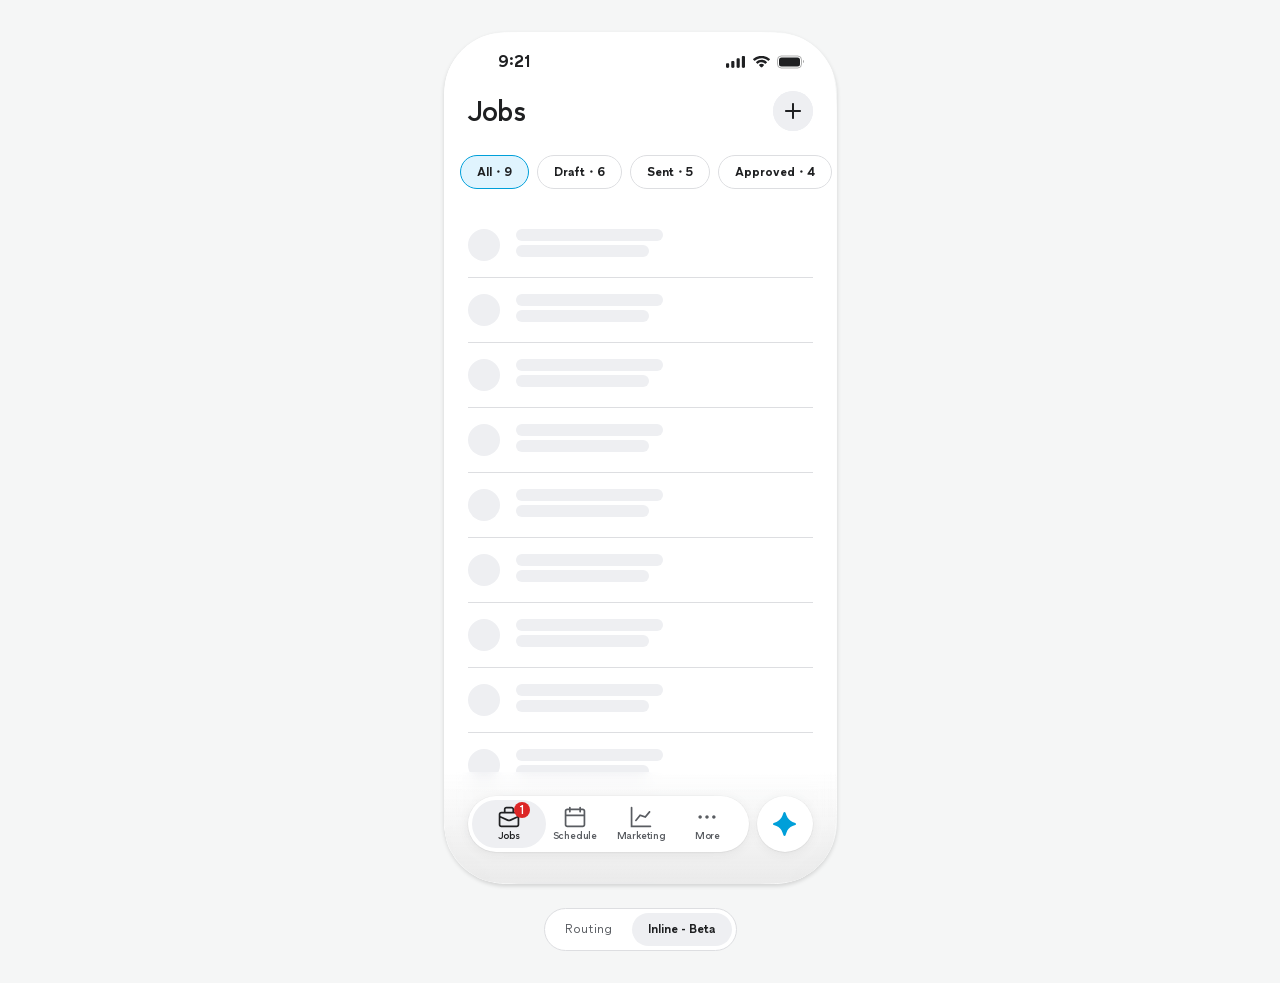
<file: inline-beta/index.html>
<!DOCTYPE html>
<html lang="en" data-pp-form-factor="native" data-pp-theme="light">
  <head>
    <meta charset="utf-8" />
    <meta name="viewport" content="width=device-width, initial-scale=1, viewport-fit=cover" />
    <title>Jobs — Inline - Beta</title>
    <meta name="apple-mobile-web-app-capable" content="yes" />
    <!-- default, not black-translucent: translucent makes iOS size the web view
         to the screen minus the status bar while still anchoring it at the top,
         so the bottom of the screen is unreachable from the page. -->
    <meta name="apple-mobile-web-app-status-bar-style" content="default" />
    <meta name="apple-mobile-web-app-title" content="Jobs" />
    <link rel="manifest" href="../manifest.webmanifest" />
    <!-- data-pp-theme on the root element pins light in every browser and OS setting;
         there is no toggle. -->
    <link rel="stylesheet" href="../styles/fonts.css" />
    <link rel="stylesheet" href="../styles/pushpin.css" />
    <link rel="stylesheet" href="../styles/pushpin-device.css" />
    <link rel="stylesheet" href="../transcribe/assistant.css" />
    <link rel="stylesheet" href="app.css" />
  </head>
  <body>
    <div class="jobs-device">
    <div class="pp-device">
      <div
        class="pp-status-bar"
        aria-hidden="true"
        data-pp-component="Native / Status Bar"
        data-pp-variant="OS=iOS X [Dynamic Island], Dark Mode=False"
      >
        <p class="pp-status-bar__time">9:21</p>
        <div class="pp-status-bar__levels">
          <span class="pp-status-bar__glyph pp-status-bar__cellular"></span>
          <span class="pp-status-bar__glyph pp-status-bar__wifi"></span>
          <div class="pp-status-bar__battery"></div>
          <div class="pp-status-bar__battery-fill"></div>
          <span class="pp-status-bar__glyph pp-status-bar__battery-cap"></span>
        </div>
      </div>

      <div class="pp-screen jobs">
        <section class="jobs__page" data-page="jobs" aria-labelledby="page-jobs-title">
          <header class="jobs__header">
            <h1 class="pp-title-2 jobs__title" id="page-jobs-title">Jobs</h1>
            <div class="jobs__actions">
              <button
                type="button"
                class="jobs__action"
                aria-label="Search jobs"
                hidden
                data-pp-component="Icon Button"
                data-pp-variant="theme=secondary, size=large"
              >
                <span class="jobs__action-icon jobs__action-icon--search" aria-hidden="true"></span>
              </button>
              <button
                type="button"
                class="jobs__action"
                aria-label="Create job"
                data-pp-component="Icon Button"
                data-pp-variant="theme=secondary, size=large"
              >
                <span class="jobs__action-icon jobs__action-icon--plus" aria-hidden="true"></span>
              </button>
            </div>
          </header>

          <div class="jobs__filters" role="group" aria-label="Filter by status">
            <button
              type="button"
              class="jobs__chip"
              aria-pressed="true"
              data-pp-component="Chip"
              data-pp-variant="isSelected=true"
            >
              All・9
            </button>
            <button
              type="button"
              class="jobs__chip"
              aria-pressed="false"
              data-pp-component="Chip"
              data-pp-variant="isSelected=false"
            >
              Draft・6
            </button>
            <button
              type="button"
              class="jobs__chip"
              aria-pressed="false"
              data-pp-component="Chip"
              data-pp-variant="isSelected=false"
            >
              Sent・5
            </button>
            <button
              type="button"
              class="jobs__chip"
              aria-pressed="false"
              data-pp-component="Chip"
              data-pp-variant="isSelected=false"
            >
              Approved・4
            </button>
            <button
              type="button"
              class="jobs__chip"
              aria-pressed="false"
              data-pp-component="Chip"
              data-pp-variant="isSelected=false"
            >
              Rejected・1
            </button>
          </div>

          <div class="pp-screen__body jobs__body">
            <ul class="jobs__list" data-pp-proposed="Pro / Job list row">
              <li class="jobs__row">
                <span
                  class="jobs__avatar"
                  aria-hidden="true"
                  data-pp-component="Avatar"
                  data-pp-variant="User=Customer, sise=xSmall, 👁️ initials=true"
                ></span>
                <div class="jobs__text" aria-hidden="true">
                  <p class="pp-title-6 jobs__slot"><span class="jobs__bone">Anaïs Ziae-Mohseni</span></p>
                  <p class="pp-body-2 jobs__slot"><span class="jobs__bone">Clogged drain repair</span></p>
                </div>
              </li>

              <li class="jobs__row">
                <span
                  class="jobs__avatar"
                  aria-hidden="true"
                  data-pp-component="Avatar"
                  data-pp-variant="User=Customer, sise=xSmall, 👁️ initials=true"
                ></span>
                <div class="jobs__text" aria-hidden="true">
                  <p class="pp-title-6 jobs__slot"><span class="jobs__bone">Anaïs Ziae-Mohseni</span></p>
                  <p class="pp-body-2 jobs__slot"><span class="jobs__bone">Clogged drain repair</span></p>
                </div>
              </li>

              <li class="jobs__row">
                <span
                  class="jobs__avatar"
                  aria-hidden="true"
                  data-pp-component="Avatar"
                  data-pp-variant="User=Customer, sise=xSmall, 👁️ initials=true"
                ></span>
                <div class="jobs__text" aria-hidden="true">
                  <p class="pp-title-6 jobs__slot"><span class="jobs__bone">Anaïs Ziae-Mohseni</span></p>
                  <p class="pp-body-2 jobs__slot"><span class="jobs__bone">Clogged drain repair</span></p>
                </div>
              </li>

              <li class="jobs__row">
                <span
                  class="jobs__avatar"
                  aria-hidden="true"
                  data-pp-component="Avatar"
                  data-pp-variant="User=Customer, sise=xSmall, 👁️ initials=true"
                ></span>
                <div class="jobs__text" aria-hidden="true">
                  <p class="pp-title-6 jobs__slot"><span class="jobs__bone">Anaïs Ziae-Mohseni</span></p>
                  <p class="pp-body-2 jobs__slot"><span class="jobs__bone">Clogged drain repair</span></p>
                </div>
              </li>

              <li class="jobs__row">
                <span
                  class="jobs__avatar"
                  aria-hidden="true"
                  data-pp-component="Avatar"
                  data-pp-variant="User=Customer, sise=xSmall, 👁️ initials=true"
                ></span>
                <div class="jobs__text" aria-hidden="true">
                  <p class="pp-title-6 jobs__slot"><span class="jobs__bone">Anaïs Ziae-Mohseni</span></p>
                  <p class="pp-body-2 jobs__slot"><span class="jobs__bone">Clogged drain repair</span></p>
                </div>
              </li>

              <li class="jobs__row">
                <span
                  class="jobs__avatar"
                  aria-hidden="true"
                  data-pp-component="Avatar"
                  data-pp-variant="User=Customer, sise=xSmall, 👁️ initials=true"
                ></span>
                <div class="jobs__text" aria-hidden="true">
                  <p class="pp-title-6 jobs__slot"><span class="jobs__bone">Anaïs Ziae-Mohseni</span></p>
                  <p class="pp-body-2 jobs__slot"><span class="jobs__bone">Clogged drain repair</span></p>
                </div>
              </li>

              <li class="jobs__row">
                <span
                  class="jobs__avatar"
                  aria-hidden="true"
                  data-pp-component="Avatar"
                  data-pp-variant="User=Customer, sise=xSmall, 👁️ initials=true"
                ></span>
                <div class="jobs__text" aria-hidden="true">
                  <p class="pp-title-6 jobs__slot"><span class="jobs__bone">Anaïs Ziae-Mohseni</span></p>
                  <p class="pp-body-2 jobs__slot"><span class="jobs__bone">Clogged drain repair</span></p>
                </div>
              </li>

              <li class="jobs__row">
                <span
                  class="jobs__avatar"
                  aria-hidden="true"
                  data-pp-component="Avatar"
                  data-pp-variant="User=Customer, sise=xSmall, 👁️ initials=true"
                ></span>
                <div class="jobs__text" aria-hidden="true">
                  <p class="pp-title-6 jobs__slot"><span class="jobs__bone">Anaïs Ziae-Mohseni</span></p>
                  <p class="pp-body-2 jobs__slot"><span class="jobs__bone">Clogged drain repair</span></p>
                </div>
              </li>

              <li class="jobs__row">
                <span
                  class="jobs__avatar"
                  aria-hidden="true"
                  data-pp-component="Avatar"
                  data-pp-variant="User=Customer, sise=xSmall, 👁️ initials=true"
                ></span>
                <div class="jobs__text" aria-hidden="true">
                  <p class="pp-title-6 jobs__slot"><span class="jobs__bone">Anaïs Ziae-Mohseni</span></p>
                  <p class="pp-body-2 jobs__slot"><span class="jobs__bone">Clogged drain repair</span></p>
                </div>
              </li>

              <li class="jobs__row">
                <span
                  class="jobs__avatar"
                  aria-hidden="true"
                  data-pp-component="Avatar"
                  data-pp-variant="User=Customer, sise=xSmall, 👁️ initials=true"
                ></span>
                <div class="jobs__text" aria-hidden="true">
                  <p class="pp-title-6 jobs__slot"><span class="jobs__bone">Anaïs Ziae-Mohseni</span></p>
                  <p class="pp-body-2 jobs__slot"><span class="jobs__bone">Clogged drain repair</span></p>
                </div>
              </li>
              <li class="jobs__row">
                <span
                  class="jobs__avatar"
                  aria-hidden="true"
                  data-pp-component="Avatar"
                  data-pp-variant="User=Customer, sise=xSmall, 👁️ initials=true"
                ></span>
                <div class="jobs__text" aria-hidden="true">
                  <p class="pp-title-6 jobs__slot"><span class="jobs__bone">Anaïs Ziae-Mohseni</span></p>
                  <p class="pp-body-2 jobs__slot"><span class="jobs__bone">Clogged drain repair</span></p>
                </div>
              </li>

              <li class="jobs__row">
                <span
                  class="jobs__avatar"
                  aria-hidden="true"
                  data-pp-component="Avatar"
                  data-pp-variant="User=Customer, sise=xSmall, 👁️ initials=true"
                ></span>
                <div class="jobs__text" aria-hidden="true">
                  <p class="pp-title-6 jobs__slot"><span class="jobs__bone">Anaïs Ziae-Mohseni</span></p>
                  <p class="pp-body-2 jobs__slot"><span class="jobs__bone">Clogged drain repair</span></p>
                </div>
              </li>

              <li class="jobs__row">
                <span
                  class="jobs__avatar"
                  aria-hidden="true"
                  data-pp-component="Avatar"
                  data-pp-variant="User=Customer, sise=xSmall, 👁️ initials=true"
                ></span>
                <div class="jobs__text" aria-hidden="true">
                  <p class="pp-title-6 jobs__slot"><span class="jobs__bone">Anaïs Ziae-Mohseni</span></p>
                  <p class="pp-body-2 jobs__slot"><span class="jobs__bone">Clogged drain repair</span></p>
                </div>
              </li>

              <li class="jobs__row">
                <span
                  class="jobs__avatar"
                  aria-hidden="true"
                  data-pp-component="Avatar"
                  data-pp-variant="User=Customer, sise=xSmall, 👁️ initials=true"
                ></span>
                <div class="jobs__text" aria-hidden="true">
                  <p class="pp-title-6 jobs__slot"><span class="jobs__bone">Anaïs Ziae-Mohseni</span></p>
                  <p class="pp-body-2 jobs__slot"><span class="jobs__bone">Clogged drain repair</span></p>
                </div>
              </li>

              <li class="jobs__row">
                <span
                  class="jobs__avatar"
                  aria-hidden="true"
                  data-pp-component="Avatar"
                  data-pp-variant="User=Customer, sise=xSmall, 👁️ initials=true"
                ></span>
                <div class="jobs__text" aria-hidden="true">
                  <p class="pp-title-6 jobs__slot"><span class="jobs__bone">Anaïs Ziae-Mohseni</span></p>
                  <p class="pp-body-2 jobs__slot"><span class="jobs__bone">Clogged drain repair</span></p>
                </div>
              </li>

              <li class="jobs__row">
                <span
                  class="jobs__avatar"
                  aria-hidden="true"
                  data-pp-component="Avatar"
                  data-pp-variant="User=Customer, sise=xSmall, 👁️ initials=true"
                ></span>
                <div class="jobs__text" aria-hidden="true">
                  <p class="pp-title-6 jobs__slot"><span class="jobs__bone">Anaïs Ziae-Mohseni</span></p>
                  <p class="pp-body-2 jobs__slot"><span class="jobs__bone">Clogged drain repair</span></p>
                </div>
              </li>

              <li class="jobs__row">
                <span
                  class="jobs__avatar"
                  aria-hidden="true"
                  data-pp-component="Avatar"
                  data-pp-variant="User=Customer, sise=xSmall, 👁️ initials=true"
                ></span>
                <div class="jobs__text" aria-hidden="true">
                  <p class="pp-title-6 jobs__slot"><span class="jobs__bone">Anaïs Ziae-Mohseni</span></p>
                  <p class="pp-body-2 jobs__slot"><span class="jobs__bone">Clogged drain repair</span></p>
                </div>
              </li>

              <li class="jobs__row">
                <span
                  class="jobs__avatar"
                  aria-hidden="true"
                  data-pp-component="Avatar"
                  data-pp-variant="User=Customer, sise=xSmall, 👁️ initials=true"
                ></span>
                <div class="jobs__text" aria-hidden="true">
                  <p class="pp-title-6 jobs__slot"><span class="jobs__bone">Anaïs Ziae-Mohseni</span></p>
                  <p class="pp-body-2 jobs__slot"><span class="jobs__bone">Clogged drain repair</span></p>
                </div>
              </li>

              <li class="jobs__row">
                <span
                  class="jobs__avatar"
                  aria-hidden="true"
                  data-pp-component="Avatar"
                  data-pp-variant="User=Customer, sise=xSmall, 👁️ initials=true"
                ></span>
                <div class="jobs__text" aria-hidden="true">
                  <p class="pp-title-6 jobs__slot"><span class="jobs__bone">Anaïs Ziae-Mohseni</span></p>
                  <p class="pp-body-2 jobs__slot"><span class="jobs__bone">Clogged drain repair</span></p>
                </div>
              </li>

              <li class="jobs__row">
                <span
                  class="jobs__avatar"
                  aria-hidden="true"
                  data-pp-component="Avatar"
                  data-pp-variant="User=Customer, sise=xSmall, 👁️ initials=true"
                ></span>
                <div class="jobs__text" aria-hidden="true">
                  <p class="pp-title-6 jobs__slot"><span class="jobs__bone">Anaïs Ziae-Mohseni</span></p>
                  <p class="pp-body-2 jobs__slot"><span class="jobs__bone">Clogged drain repair</span></p>
                </div>
              </li>
              <li class="jobs__row">
                <span
                  class="jobs__avatar"
                  aria-hidden="true"
                  data-pp-component="Avatar"
                  data-pp-variant="User=Customer, sise=xSmall, 👁️ initials=true"
                ></span>
                <div class="jobs__text" aria-hidden="true">
                  <p class="pp-title-6 jobs__slot"><span class="jobs__bone">Anaïs Ziae-Mohseni</span></p>
                  <p class="pp-body-2 jobs__slot"><span class="jobs__bone">Clogged drain repair</span></p>
                </div>
              </li>

              <li class="jobs__row">
                <span
                  class="jobs__avatar"
                  aria-hidden="true"
                  data-pp-component="Avatar"
                  data-pp-variant="User=Customer, sise=xSmall, 👁️ initials=true"
                ></span>
                <div class="jobs__text" aria-hidden="true">
                  <p class="pp-title-6 jobs__slot"><span class="jobs__bone">Anaïs Ziae-Mohseni</span></p>
                  <p class="pp-body-2 jobs__slot"><span class="jobs__bone">Clogged drain repair</span></p>
                </div>
              </li>

              <li class="jobs__row">
                <span
                  class="jobs__avatar"
                  aria-hidden="true"
                  data-pp-component="Avatar"
                  data-pp-variant="User=Customer, sise=xSmall, 👁️ initials=true"
                ></span>
                <div class="jobs__text" aria-hidden="true">
                  <p class="pp-title-6 jobs__slot"><span class="jobs__bone">Anaïs Ziae-Mohseni</span></p>
                  <p class="pp-body-2 jobs__slot"><span class="jobs__bone">Clogged drain repair</span></p>
                </div>
              </li>

              <li class="jobs__row">
                <span
                  class="jobs__avatar"
                  aria-hidden="true"
                  data-pp-component="Avatar"
                  data-pp-variant="User=Customer, sise=xSmall, 👁️ initials=true"
                ></span>
                <div class="jobs__text" aria-hidden="true">
                  <p class="pp-title-6 jobs__slot"><span class="jobs__bone">Anaïs Ziae-Mohseni</span></p>
                  <p class="pp-body-2 jobs__slot"><span class="jobs__bone">Clogged drain repair</span></p>
                </div>
              </li>

              <li class="jobs__row">
                <span
                  class="jobs__avatar"
                  aria-hidden="true"
                  data-pp-component="Avatar"
                  data-pp-variant="User=Customer, sise=xSmall, 👁️ initials=true"
                ></span>
                <div class="jobs__text" aria-hidden="true">
                  <p class="pp-title-6 jobs__slot"><span class="jobs__bone">Anaïs Ziae-Mohseni</span></p>
                  <p class="pp-body-2 jobs__slot"><span class="jobs__bone">Clogged drain repair</span></p>
                </div>
              </li>

              <li class="jobs__row">
                <span
                  class="jobs__avatar"
                  aria-hidden="true"
                  data-pp-component="Avatar"
                  data-pp-variant="User=Customer, sise=xSmall, 👁️ initials=true"
                ></span>
                <div class="jobs__text" aria-hidden="true">
                  <p class="pp-title-6 jobs__slot"><span class="jobs__bone">Anaïs Ziae-Mohseni</span></p>
                  <p class="pp-body-2 jobs__slot"><span class="jobs__bone">Clogged drain repair</span></p>
                </div>
              </li>

              <li class="jobs__row">
                <span
                  class="jobs__avatar"
                  aria-hidden="true"
                  data-pp-component="Avatar"
                  data-pp-variant="User=Customer, sise=xSmall, 👁️ initials=true"
                ></span>
                <div class="jobs__text" aria-hidden="true">
                  <p class="pp-title-6 jobs__slot"><span class="jobs__bone">Anaïs Ziae-Mohseni</span></p>
                  <p class="pp-body-2 jobs__slot"><span class="jobs__bone">Clogged drain repair</span></p>
                </div>
              </li>

              <li class="jobs__row">
                <span
                  class="jobs__avatar"
                  aria-hidden="true"
                  data-pp-component="Avatar"
                  data-pp-variant="User=Customer, sise=xSmall, 👁️ initials=true"
                ></span>
                <div class="jobs__text" aria-hidden="true">
                  <p class="pp-title-6 jobs__slot"><span class="jobs__bone">Anaïs Ziae-Mohseni</span></p>
                  <p class="pp-body-2 jobs__slot"><span class="jobs__bone">Clogged drain repair</span></p>
                </div>
              </li>

              <li class="jobs__row">
                <span
                  class="jobs__avatar"
                  aria-hidden="true"
                  data-pp-component="Avatar"
                  data-pp-variant="User=Customer, sise=xSmall, 👁️ initials=true"
                ></span>
                <div class="jobs__text" aria-hidden="true">
                  <p class="pp-title-6 jobs__slot"><span class="jobs__bone">Anaïs Ziae-Mohseni</span></p>
                  <p class="pp-body-2 jobs__slot"><span class="jobs__bone">Clogged drain repair</span></p>
                </div>
              </li>

              <li class="jobs__row">
                <span
                  class="jobs__avatar"
                  aria-hidden="true"
                  data-pp-component="Avatar"
                  data-pp-variant="User=Customer, sise=xSmall, 👁️ initials=true"
                ></span>
                <div class="jobs__text" aria-hidden="true">
                  <p class="pp-title-6 jobs__slot"><span class="jobs__bone">Anaïs Ziae-Mohseni</span></p>
                  <p class="pp-body-2 jobs__slot"><span class="jobs__bone">Clogged drain repair</span></p>
                </div>
              </li>
            </ul>
          </div>
        </section>

        <section class="jobs__page" data-page="schedule" aria-labelledby="page-schedule-title" hidden>
          <header class="jobs__header">
            <h1 class="pp-title-2 jobs__title" id="page-schedule-title">Schedule</h1>
            <div class="jobs__actions">
              <button
                type="button"
                class="jobs__action jobs__action--today"
                aria-label="Go to today"
                data-pp-component="Icon Button"
                data-pp-variant="theme=secondary, size=large"
              >
                <span class="jobs__action-icon jobs__action-icon--today" aria-hidden="true"></span>
              </button>
              <button
                type="button"
                class="jobs__action"
                aria-label="Search schedule"
                hidden
                data-pp-component="Icon Button"
                data-pp-variant="theme=secondary, size=large"
              >
                <span class="jobs__action-icon jobs__action-icon--search" aria-hidden="true"></span>
              </button>
              <button
                type="button"
                class="jobs__action"
                aria-label="Create appointment"
                data-pp-component="Icon Button"
                data-pp-variant="theme=secondary, size=large"
              >
                <span class="jobs__action-icon jobs__action-icon--plus" aria-hidden="true"></span>
              </button>
            </div>
          </header>

          <div
            class="jobs__week"
            role="group"
            aria-label="Pick a day"
            data-pp-proposed="Pro / Week strip"
          ></div>

          <div class="pp-screen__body jobs__body">
            <ul class="jobs__list" data-pp-proposed="Pro / Job list row">
              <li class="jobs__row">
                <span
                  class="jobs__avatar"
                  aria-hidden="true"
                  data-pp-component="Avatar"
                  data-pp-variant="User=Customer, sise=xSmall, 👁️ initials=true"
                ></span>
                <div class="jobs__text" aria-hidden="true">
                  <p class="pp-title-6 jobs__slot"><span class="jobs__bone">Anaïs Ziae-Mohseni</span></p>
                  <p class="pp-body-2 jobs__slot"><span class="jobs__bone">Clogged drain repair</span></p>
                </div>
              </li>

              <li class="jobs__row">
                <span
                  class="jobs__avatar"
                  aria-hidden="true"
                  data-pp-component="Avatar"
                  data-pp-variant="User=Customer, sise=xSmall, 👁️ initials=true"
                ></span>
                <div class="jobs__text" aria-hidden="true">
                  <p class="pp-title-6 jobs__slot"><span class="jobs__bone">Anaïs Ziae-Mohseni</span></p>
                  <p class="pp-body-2 jobs__slot"><span class="jobs__bone">Clogged drain repair</span></p>
                </div>
              </li>

              <li class="jobs__row">
                <span
                  class="jobs__avatar"
                  aria-hidden="true"
                  data-pp-component="Avatar"
                  data-pp-variant="User=Customer, sise=xSmall, 👁️ initials=true"
                ></span>
                <div class="jobs__text" aria-hidden="true">
                  <p class="pp-title-6 jobs__slot"><span class="jobs__bone">Anaïs Ziae-Mohseni</span></p>
                  <p class="pp-body-2 jobs__slot"><span class="jobs__bone">Clogged drain repair</span></p>
                </div>
              </li>

              <li class="jobs__row">
                <span
                  class="jobs__avatar"
                  aria-hidden="true"
                  data-pp-component="Avatar"
                  data-pp-variant="User=Customer, sise=xSmall, 👁️ initials=true"
                ></span>
                <div class="jobs__text" aria-hidden="true">
                  <p class="pp-title-6 jobs__slot"><span class="jobs__bone">Anaïs Ziae-Mohseni</span></p>
                  <p class="pp-body-2 jobs__slot"><span class="jobs__bone">Clogged drain repair</span></p>
                </div>
              </li>

              <li class="jobs__row">
                <span
                  class="jobs__avatar"
                  aria-hidden="true"
                  data-pp-component="Avatar"
                  data-pp-variant="User=Customer, sise=xSmall, 👁️ initials=true"
                ></span>
                <div class="jobs__text" aria-hidden="true">
                  <p class="pp-title-6 jobs__slot"><span class="jobs__bone">Anaïs Ziae-Mohseni</span></p>
                  <p class="pp-body-2 jobs__slot"><span class="jobs__bone">Clogged drain repair</span></p>
                </div>
              </li>

              <li class="jobs__row">
                <span
                  class="jobs__avatar"
                  aria-hidden="true"
                  data-pp-component="Avatar"
                  data-pp-variant="User=Customer, sise=xSmall, 👁️ initials=true"
                ></span>
                <div class="jobs__text" aria-hidden="true">
                  <p class="pp-title-6 jobs__slot"><span class="jobs__bone">Anaïs Ziae-Mohseni</span></p>
                  <p class="pp-body-2 jobs__slot"><span class="jobs__bone">Clogged drain repair</span></p>
                </div>
              </li>

              <li class="jobs__row">
                <span
                  class="jobs__avatar"
                  aria-hidden="true"
                  data-pp-component="Avatar"
                  data-pp-variant="User=Customer, sise=xSmall, 👁️ initials=true"
                ></span>
                <div class="jobs__text" aria-hidden="true">
                  <p class="pp-title-6 jobs__slot"><span class="jobs__bone">Anaïs Ziae-Mohseni</span></p>
                  <p class="pp-body-2 jobs__slot"><span class="jobs__bone">Clogged drain repair</span></p>
                </div>
              </li>

              <li class="jobs__row">
                <span
                  class="jobs__avatar"
                  aria-hidden="true"
                  data-pp-component="Avatar"
                  data-pp-variant="User=Customer, sise=xSmall, 👁️ initials=true"
                ></span>
                <div class="jobs__text" aria-hidden="true">
                  <p class="pp-title-6 jobs__slot"><span class="jobs__bone">Anaïs Ziae-Mohseni</span></p>
                  <p class="pp-body-2 jobs__slot"><span class="jobs__bone">Clogged drain repair</span></p>
                </div>
              </li>

              <li class="jobs__row">
                <span
                  class="jobs__avatar"
                  aria-hidden="true"
                  data-pp-component="Avatar"
                  data-pp-variant="User=Customer, sise=xSmall, 👁️ initials=true"
                ></span>
                <div class="jobs__text" aria-hidden="true">
                  <p class="pp-title-6 jobs__slot"><span class="jobs__bone">Anaïs Ziae-Mohseni</span></p>
                  <p class="pp-body-2 jobs__slot"><span class="jobs__bone">Clogged drain repair</span></p>
                </div>
              </li>

              <li class="jobs__row">
                <span
                  class="jobs__avatar"
                  aria-hidden="true"
                  data-pp-component="Avatar"
                  data-pp-variant="User=Customer, sise=xSmall, 👁️ initials=true"
                ></span>
                <div class="jobs__text" aria-hidden="true">
                  <p class="pp-title-6 jobs__slot"><span class="jobs__bone">Anaïs Ziae-Mohseni</span></p>
                  <p class="pp-body-2 jobs__slot"><span class="jobs__bone">Clogged drain repair</span></p>
                </div>
              </li>
              <li class="jobs__row">
                <span
                  class="jobs__avatar"
                  aria-hidden="true"
                  data-pp-component="Avatar"
                  data-pp-variant="User=Customer, sise=xSmall, 👁️ initials=true"
                ></span>
                <div class="jobs__text" aria-hidden="true">
                  <p class="pp-title-6 jobs__slot"><span class="jobs__bone">Anaïs Ziae-Mohseni</span></p>
                  <p class="pp-body-2 jobs__slot"><span class="jobs__bone">Clogged drain repair</span></p>
                </div>
              </li>

              <li class="jobs__row">
                <span
                  class="jobs__avatar"
                  aria-hidden="true"
                  data-pp-component="Avatar"
                  data-pp-variant="User=Customer, sise=xSmall, 👁️ initials=true"
                ></span>
                <div class="jobs__text" aria-hidden="true">
                  <p class="pp-title-6 jobs__slot"><span class="jobs__bone">Anaïs Ziae-Mohseni</span></p>
                  <p class="pp-body-2 jobs__slot"><span class="jobs__bone">Clogged drain repair</span></p>
                </div>
              </li>

              <li class="jobs__row">
                <span
                  class="jobs__avatar"
                  aria-hidden="true"
                  data-pp-component="Avatar"
                  data-pp-variant="User=Customer, sise=xSmall, 👁️ initials=true"
                ></span>
                <div class="jobs__text" aria-hidden="true">
                  <p class="pp-title-6 jobs__slot"><span class="jobs__bone">Anaïs Ziae-Mohseni</span></p>
                  <p class="pp-body-2 jobs__slot"><span class="jobs__bone">Clogged drain repair</span></p>
                </div>
              </li>

              <li class="jobs__row">
                <span
                  class="jobs__avatar"
                  aria-hidden="true"
                  data-pp-component="Avatar"
                  data-pp-variant="User=Customer, sise=xSmall, 👁️ initials=true"
                ></span>
                <div class="jobs__text" aria-hidden="true">
                  <p class="pp-title-6 jobs__slot"><span class="jobs__bone">Anaïs Ziae-Mohseni</span></p>
                  <p class="pp-body-2 jobs__slot"><span class="jobs__bone">Clogged drain repair</span></p>
                </div>
              </li>

              <li class="jobs__row">
                <span
                  class="jobs__avatar"
                  aria-hidden="true"
                  data-pp-component="Avatar"
                  data-pp-variant="User=Customer, sise=xSmall, 👁️ initials=true"
                ></span>
                <div class="jobs__text" aria-hidden="true">
                  <p class="pp-title-6 jobs__slot"><span class="jobs__bone">Anaïs Ziae-Mohseni</span></p>
                  <p class="pp-body-2 jobs__slot"><span class="jobs__bone">Clogged drain repair</span></p>
                </div>
              </li>

              <li class="jobs__row">
                <span
                  class="jobs__avatar"
                  aria-hidden="true"
                  data-pp-component="Avatar"
                  data-pp-variant="User=Customer, sise=xSmall, 👁️ initials=true"
                ></span>
                <div class="jobs__text" aria-hidden="true">
                  <p class="pp-title-6 jobs__slot"><span class="jobs__bone">Anaïs Ziae-Mohseni</span></p>
                  <p class="pp-body-2 jobs__slot"><span class="jobs__bone">Clogged drain repair</span></p>
                </div>
              </li>

              <li class="jobs__row">
                <span
                  class="jobs__avatar"
                  aria-hidden="true"
                  data-pp-component="Avatar"
                  data-pp-variant="User=Customer, sise=xSmall, 👁️ initials=true"
                ></span>
                <div class="jobs__text" aria-hidden="true">
                  <p class="pp-title-6 jobs__slot"><span class="jobs__bone">Anaïs Ziae-Mohseni</span></p>
                  <p class="pp-body-2 jobs__slot"><span class="jobs__bone">Clogged drain repair</span></p>
                </div>
              </li>

              <li class="jobs__row">
                <span
                  class="jobs__avatar"
                  aria-hidden="true"
                  data-pp-component="Avatar"
                  data-pp-variant="User=Customer, sise=xSmall, 👁️ initials=true"
                ></span>
                <div class="jobs__text" aria-hidden="true">
                  <p class="pp-title-6 jobs__slot"><span class="jobs__bone">Anaïs Ziae-Mohseni</span></p>
                  <p class="pp-body-2 jobs__slot"><span class="jobs__bone">Clogged drain repair</span></p>
                </div>
              </li>

              <li class="jobs__row">
                <span
                  class="jobs__avatar"
                  aria-hidden="true"
                  data-pp-component="Avatar"
                  data-pp-variant="User=Customer, sise=xSmall, 👁️ initials=true"
                ></span>
                <div class="jobs__text" aria-hidden="true">
                  <p class="pp-title-6 jobs__slot"><span class="jobs__bone">Anaïs Ziae-Mohseni</span></p>
                  <p class="pp-body-2 jobs__slot"><span class="jobs__bone">Clogged drain repair</span></p>
                </div>
              </li>

              <li class="jobs__row">
                <span
                  class="jobs__avatar"
                  aria-hidden="true"
                  data-pp-component="Avatar"
                  data-pp-variant="User=Customer, sise=xSmall, 👁️ initials=true"
                ></span>
                <div class="jobs__text" aria-hidden="true">
                  <p class="pp-title-6 jobs__slot"><span class="jobs__bone">Anaïs Ziae-Mohseni</span></p>
                  <p class="pp-body-2 jobs__slot"><span class="jobs__bone">Clogged drain repair</span></p>
                </div>
              </li>
              <li class="jobs__row">
                <span
                  class="jobs__avatar"
                  aria-hidden="true"
                  data-pp-component="Avatar"
                  data-pp-variant="User=Customer, sise=xSmall, 👁️ initials=true"
                ></span>
                <div class="jobs__text" aria-hidden="true">
                  <p class="pp-title-6 jobs__slot"><span class="jobs__bone">Anaïs Ziae-Mohseni</span></p>
                  <p class="pp-body-2 jobs__slot"><span class="jobs__bone">Clogged drain repair</span></p>
                </div>
              </li>

              <li class="jobs__row">
                <span
                  class="jobs__avatar"
                  aria-hidden="true"
                  data-pp-component="Avatar"
                  data-pp-variant="User=Customer, sise=xSmall, 👁️ initials=true"
                ></span>
                <div class="jobs__text" aria-hidden="true">
                  <p class="pp-title-6 jobs__slot"><span class="jobs__bone">Anaïs Ziae-Mohseni</span></p>
                  <p class="pp-body-2 jobs__slot"><span class="jobs__bone">Clogged drain repair</span></p>
                </div>
              </li>

              <li class="jobs__row">
                <span
                  class="jobs__avatar"
                  aria-hidden="true"
                  data-pp-component="Avatar"
                  data-pp-variant="User=Customer, sise=xSmall, 👁️ initials=true"
                ></span>
                <div class="jobs__text" aria-hidden="true">
                  <p class="pp-title-6 jobs__slot"><span class="jobs__bone">Anaïs Ziae-Mohseni</span></p>
                  <p class="pp-body-2 jobs__slot"><span class="jobs__bone">Clogged drain repair</span></p>
                </div>
              </li>

              <li class="jobs__row">
                <span
                  class="jobs__avatar"
                  aria-hidden="true"
                  data-pp-component="Avatar"
                  data-pp-variant="User=Customer, sise=xSmall, 👁️ initials=true"
                ></span>
                <div class="jobs__text" aria-hidden="true">
                  <p class="pp-title-6 jobs__slot"><span class="jobs__bone">Anaïs Ziae-Mohseni</span></p>
                  <p class="pp-body-2 jobs__slot"><span class="jobs__bone">Clogged drain repair</span></p>
                </div>
              </li>

              <li class="jobs__row">
                <span
                  class="jobs__avatar"
                  aria-hidden="true"
                  data-pp-component="Avatar"
                  data-pp-variant="User=Customer, sise=xSmall, 👁️ initials=true"
                ></span>
                <div class="jobs__text" aria-hidden="true">
                  <p class="pp-title-6 jobs__slot"><span class="jobs__bone">Anaïs Ziae-Mohseni</span></p>
                  <p class="pp-body-2 jobs__slot"><span class="jobs__bone">Clogged drain repair</span></p>
                </div>
              </li>

              <li class="jobs__row">
                <span
                  class="jobs__avatar"
                  aria-hidden="true"
                  data-pp-component="Avatar"
                  data-pp-variant="User=Customer, sise=xSmall, 👁️ initials=true"
                ></span>
                <div class="jobs__text" aria-hidden="true">
                  <p class="pp-title-6 jobs__slot"><span class="jobs__bone">Anaïs Ziae-Mohseni</span></p>
                  <p class="pp-body-2 jobs__slot"><span class="jobs__bone">Clogged drain repair</span></p>
                </div>
              </li>

              <li class="jobs__row">
                <span
                  class="jobs__avatar"
                  aria-hidden="true"
                  data-pp-component="Avatar"
                  data-pp-variant="User=Customer, sise=xSmall, 👁️ initials=true"
                ></span>
                <div class="jobs__text" aria-hidden="true">
                  <p class="pp-title-6 jobs__slot"><span class="jobs__bone">Anaïs Ziae-Mohseni</span></p>
                  <p class="pp-body-2 jobs__slot"><span class="jobs__bone">Clogged drain repair</span></p>
                </div>
              </li>

              <li class="jobs__row">
                <span
                  class="jobs__avatar"
                  aria-hidden="true"
                  data-pp-component="Avatar"
                  data-pp-variant="User=Customer, sise=xSmall, 👁️ initials=true"
                ></span>
                <div class="jobs__text" aria-hidden="true">
                  <p class="pp-title-6 jobs__slot"><span class="jobs__bone">Anaïs Ziae-Mohseni</span></p>
                  <p class="pp-body-2 jobs__slot"><span class="jobs__bone">Clogged drain repair</span></p>
                </div>
              </li>

              <li class="jobs__row">
                <span
                  class="jobs__avatar"
                  aria-hidden="true"
                  data-pp-component="Avatar"
                  data-pp-variant="User=Customer, sise=xSmall, 👁️ initials=true"
                ></span>
                <div class="jobs__text" aria-hidden="true">
                  <p class="pp-title-6 jobs__slot"><span class="jobs__bone">Anaïs Ziae-Mohseni</span></p>
                  <p class="pp-body-2 jobs__slot"><span class="jobs__bone">Clogged drain repair</span></p>
                </div>
              </li>

              <li class="jobs__row">
                <span
                  class="jobs__avatar"
                  aria-hidden="true"
                  data-pp-component="Avatar"
                  data-pp-variant="User=Customer, sise=xSmall, 👁️ initials=true"
                ></span>
                <div class="jobs__text" aria-hidden="true">
                  <p class="pp-title-6 jobs__slot"><span class="jobs__bone">Anaïs Ziae-Mohseni</span></p>
                  <p class="pp-body-2 jobs__slot"><span class="jobs__bone">Clogged drain repair</span></p>
                </div>
              </li>
            </ul>
          </div>
        </section>

        <section class="jobs__page" data-page="get-paid" aria-labelledby="page-get-paid-title" hidden>
          <header class="jobs__header">
            <button
              type="button"
              class="jobs__action jobs__back"
              aria-label="Back"
              data-back="more"
              data-pp-component="Icon Button"
              data-pp-variant="theme=tertiary, size=large"
            >
              <span class="jobs__action-icon jobs__action-icon--back" aria-hidden="true"></span>
            </button>
            <h1 class="pp-title-2 jobs__title" id="page-get-paid-title">Payments</h1>
            <div class="jobs__actions">
              <button
                type="button"
                class="jobs__action"
                aria-label="Request payment"
                data-pp-component="Icon Button"
                data-pp-variant="theme=secondary, size=large"
              >
                <span class="jobs__action-icon jobs__action-icon--plus" aria-hidden="true"></span>
              </button>
            </div>
          </header>

          <div class="pp-screen__body jobs__body">
            <ul class="jobs__list" data-pp-proposed="Pro / Job list row">
              <li class="jobs__row">
                <span
                  class="jobs__avatar"
                  aria-hidden="true"
                  data-pp-component="Avatar"
                  data-pp-variant="User=Customer, sise=xSmall, 👁️ initials=true"
                ></span>
                <div class="jobs__text" aria-hidden="true">
                  <p class="pp-title-6 jobs__slot"><span class="jobs__bone">Anaïs Ziae-Mohseni</span></p>
                  <p class="pp-body-2 jobs__slot"><span class="jobs__bone">Clogged drain repair</span></p>
                </div>
              </li>

              <li class="jobs__row">
                <span
                  class="jobs__avatar"
                  aria-hidden="true"
                  data-pp-component="Avatar"
                  data-pp-variant="User=Customer, sise=xSmall, 👁️ initials=true"
                ></span>
                <div class="jobs__text" aria-hidden="true">
                  <p class="pp-title-6 jobs__slot"><span class="jobs__bone">Anaïs Ziae-Mohseni</span></p>
                  <p class="pp-body-2 jobs__slot"><span class="jobs__bone">Clogged drain repair</span></p>
                </div>
              </li>

              <li class="jobs__row">
                <span
                  class="jobs__avatar"
                  aria-hidden="true"
                  data-pp-component="Avatar"
                  data-pp-variant="User=Customer, sise=xSmall, 👁️ initials=true"
                ></span>
                <div class="jobs__text" aria-hidden="true">
                  <p class="pp-title-6 jobs__slot"><span class="jobs__bone">Anaïs Ziae-Mohseni</span></p>
                  <p class="pp-body-2 jobs__slot"><span class="jobs__bone">Clogged drain repair</span></p>
                </div>
              </li>

              <li class="jobs__row">
                <span
                  class="jobs__avatar"
                  aria-hidden="true"
                  data-pp-component="Avatar"
                  data-pp-variant="User=Customer, sise=xSmall, 👁️ initials=true"
                ></span>
                <div class="jobs__text" aria-hidden="true">
                  <p class="pp-title-6 jobs__slot"><span class="jobs__bone">Anaïs Ziae-Mohseni</span></p>
                  <p class="pp-body-2 jobs__slot"><span class="jobs__bone">Clogged drain repair</span></p>
                </div>
              </li>

              <li class="jobs__row">
                <span
                  class="jobs__avatar"
                  aria-hidden="true"
                  data-pp-component="Avatar"
                  data-pp-variant="User=Customer, sise=xSmall, 👁️ initials=true"
                ></span>
                <div class="jobs__text" aria-hidden="true">
                  <p class="pp-title-6 jobs__slot"><span class="jobs__bone">Anaïs Ziae-Mohseni</span></p>
                  <p class="pp-body-2 jobs__slot"><span class="jobs__bone">Clogged drain repair</span></p>
                </div>
              </li>

              <li class="jobs__row">
                <span
                  class="jobs__avatar"
                  aria-hidden="true"
                  data-pp-component="Avatar"
                  data-pp-variant="User=Customer, sise=xSmall, 👁️ initials=true"
                ></span>
                <div class="jobs__text" aria-hidden="true">
                  <p class="pp-title-6 jobs__slot"><span class="jobs__bone">Anaïs Ziae-Mohseni</span></p>
                  <p class="pp-body-2 jobs__slot"><span class="jobs__bone">Clogged drain repair</span></p>
                </div>
              </li>

              <li class="jobs__row">
                <span
                  class="jobs__avatar"
                  aria-hidden="true"
                  data-pp-component="Avatar"
                  data-pp-variant="User=Customer, sise=xSmall, 👁️ initials=true"
                ></span>
                <div class="jobs__text" aria-hidden="true">
                  <p class="pp-title-6 jobs__slot"><span class="jobs__bone">Anaïs Ziae-Mohseni</span></p>
                  <p class="pp-body-2 jobs__slot"><span class="jobs__bone">Clogged drain repair</span></p>
                </div>
              </li>

              <li class="jobs__row">
                <span
                  class="jobs__avatar"
                  aria-hidden="true"
                  data-pp-component="Avatar"
                  data-pp-variant="User=Customer, sise=xSmall, 👁️ initials=true"
                ></span>
                <div class="jobs__text" aria-hidden="true">
                  <p class="pp-title-6 jobs__slot"><span class="jobs__bone">Anaïs Ziae-Mohseni</span></p>
                  <p class="pp-body-2 jobs__slot"><span class="jobs__bone">Clogged drain repair</span></p>
                </div>
              </li>

              <li class="jobs__row">
                <span
                  class="jobs__avatar"
                  aria-hidden="true"
                  data-pp-component="Avatar"
                  data-pp-variant="User=Customer, sise=xSmall, 👁️ initials=true"
                ></span>
                <div class="jobs__text" aria-hidden="true">
                  <p class="pp-title-6 jobs__slot"><span class="jobs__bone">Anaïs Ziae-Mohseni</span></p>
                  <p class="pp-body-2 jobs__slot"><span class="jobs__bone">Clogged drain repair</span></p>
                </div>
              </li>

              <li class="jobs__row">
                <span
                  class="jobs__avatar"
                  aria-hidden="true"
                  data-pp-component="Avatar"
                  data-pp-variant="User=Customer, sise=xSmall, 👁️ initials=true"
                ></span>
                <div class="jobs__text" aria-hidden="true">
                  <p class="pp-title-6 jobs__slot"><span class="jobs__bone">Anaïs Ziae-Mohseni</span></p>
                  <p class="pp-body-2 jobs__slot"><span class="jobs__bone">Clogged drain repair</span></p>
                </div>
              </li>
              <li class="jobs__row">
                <span
                  class="jobs__avatar"
                  aria-hidden="true"
                  data-pp-component="Avatar"
                  data-pp-variant="User=Customer, sise=xSmall, 👁️ initials=true"
                ></span>
                <div class="jobs__text" aria-hidden="true">
                  <p class="pp-title-6 jobs__slot"><span class="jobs__bone">Anaïs Ziae-Mohseni</span></p>
                  <p class="pp-body-2 jobs__slot"><span class="jobs__bone">Clogged drain repair</span></p>
                </div>
              </li>

              <li class="jobs__row">
                <span
                  class="jobs__avatar"
                  aria-hidden="true"
                  data-pp-component="Avatar"
                  data-pp-variant="User=Customer, sise=xSmall, 👁️ initials=true"
                ></span>
                <div class="jobs__text" aria-hidden="true">
                  <p class="pp-title-6 jobs__slot"><span class="jobs__bone">Anaïs Ziae-Mohseni</span></p>
                  <p class="pp-body-2 jobs__slot"><span class="jobs__bone">Clogged drain repair</span></p>
                </div>
              </li>

              <li class="jobs__row">
                <span
                  class="jobs__avatar"
                  aria-hidden="true"
                  data-pp-component="Avatar"
                  data-pp-variant="User=Customer, sise=xSmall, 👁️ initials=true"
                ></span>
                <div class="jobs__text" aria-hidden="true">
                  <p class="pp-title-6 jobs__slot"><span class="jobs__bone">Anaïs Ziae-Mohseni</span></p>
                  <p class="pp-body-2 jobs__slot"><span class="jobs__bone">Clogged drain repair</span></p>
                </div>
              </li>

              <li class="jobs__row">
                <span
                  class="jobs__avatar"
                  aria-hidden="true"
                  data-pp-component="Avatar"
                  data-pp-variant="User=Customer, sise=xSmall, 👁️ initials=true"
                ></span>
                <div class="jobs__text" aria-hidden="true">
                  <p class="pp-title-6 jobs__slot"><span class="jobs__bone">Anaïs Ziae-Mohseni</span></p>
                  <p class="pp-body-2 jobs__slot"><span class="jobs__bone">Clogged drain repair</span></p>
                </div>
              </li>

              <li class="jobs__row">
                <span
                  class="jobs__avatar"
                  aria-hidden="true"
                  data-pp-component="Avatar"
                  data-pp-variant="User=Customer, sise=xSmall, 👁️ initials=true"
                ></span>
                <div class="jobs__text" aria-hidden="true">
                  <p class="pp-title-6 jobs__slot"><span class="jobs__bone">Anaïs Ziae-Mohseni</span></p>
                  <p class="pp-body-2 jobs__slot"><span class="jobs__bone">Clogged drain repair</span></p>
                </div>
              </li>

              <li class="jobs__row">
                <span
                  class="jobs__avatar"
                  aria-hidden="true"
                  data-pp-component="Avatar"
                  data-pp-variant="User=Customer, sise=xSmall, 👁️ initials=true"
                ></span>
                <div class="jobs__text" aria-hidden="true">
                  <p class="pp-title-6 jobs__slot"><span class="jobs__bone">Anaïs Ziae-Mohseni</span></p>
                  <p class="pp-body-2 jobs__slot"><span class="jobs__bone">Clogged drain repair</span></p>
                </div>
              </li>

              <li class="jobs__row">
                <span
                  class="jobs__avatar"
                  aria-hidden="true"
                  data-pp-component="Avatar"
                  data-pp-variant="User=Customer, sise=xSmall, 👁️ initials=true"
                ></span>
                <div class="jobs__text" aria-hidden="true">
                  <p class="pp-title-6 jobs__slot"><span class="jobs__bone">Anaïs Ziae-Mohseni</span></p>
                  <p class="pp-body-2 jobs__slot"><span class="jobs__bone">Clogged drain repair</span></p>
                </div>
              </li>

              <li class="jobs__row">
                <span
                  class="jobs__avatar"
                  aria-hidden="true"
                  data-pp-component="Avatar"
                  data-pp-variant="User=Customer, sise=xSmall, 👁️ initials=true"
                ></span>
                <div class="jobs__text" aria-hidden="true">
                  <p class="pp-title-6 jobs__slot"><span class="jobs__bone">Anaïs Ziae-Mohseni</span></p>
                  <p class="pp-body-2 jobs__slot"><span class="jobs__bone">Clogged drain repair</span></p>
                </div>
              </li>

              <li class="jobs__row">
                <span
                  class="jobs__avatar"
                  aria-hidden="true"
                  data-pp-component="Avatar"
                  data-pp-variant="User=Customer, sise=xSmall, 👁️ initials=true"
                ></span>
                <div class="jobs__text" aria-hidden="true">
                  <p class="pp-title-6 jobs__slot"><span class="jobs__bone">Anaïs Ziae-Mohseni</span></p>
                  <p class="pp-body-2 jobs__slot"><span class="jobs__bone">Clogged drain repair</span></p>
                </div>
              </li>

              <li class="jobs__row">
                <span
                  class="jobs__avatar"
                  aria-hidden="true"
                  data-pp-component="Avatar"
                  data-pp-variant="User=Customer, sise=xSmall, 👁️ initials=true"
                ></span>
                <div class="jobs__text" aria-hidden="true">
                  <p class="pp-title-6 jobs__slot"><span class="jobs__bone">Anaïs Ziae-Mohseni</span></p>
                  <p class="pp-body-2 jobs__slot"><span class="jobs__bone">Clogged drain repair</span></p>
                </div>
              </li>
              <li class="jobs__row">
                <span
                  class="jobs__avatar"
                  aria-hidden="true"
                  data-pp-component="Avatar"
                  data-pp-variant="User=Customer, sise=xSmall, 👁️ initials=true"
                ></span>
                <div class="jobs__text" aria-hidden="true">
                  <p class="pp-title-6 jobs__slot"><span class="jobs__bone">Anaïs Ziae-Mohseni</span></p>
                  <p class="pp-body-2 jobs__slot"><span class="jobs__bone">Clogged drain repair</span></p>
                </div>
              </li>

              <li class="jobs__row">
                <span
                  class="jobs__avatar"
                  aria-hidden="true"
                  data-pp-component="Avatar"
                  data-pp-variant="User=Customer, sise=xSmall, 👁️ initials=true"
                ></span>
                <div class="jobs__text" aria-hidden="true">
                  <p class="pp-title-6 jobs__slot"><span class="jobs__bone">Anaïs Ziae-Mohseni</span></p>
                  <p class="pp-body-2 jobs__slot"><span class="jobs__bone">Clogged drain repair</span></p>
                </div>
              </li>

              <li class="jobs__row">
                <span
                  class="jobs__avatar"
                  aria-hidden="true"
                  data-pp-component="Avatar"
                  data-pp-variant="User=Customer, sise=xSmall, 👁️ initials=true"
                ></span>
                <div class="jobs__text" aria-hidden="true">
                  <p class="pp-title-6 jobs__slot"><span class="jobs__bone">Anaïs Ziae-Mohseni</span></p>
                  <p class="pp-body-2 jobs__slot"><span class="jobs__bone">Clogged drain repair</span></p>
                </div>
              </li>

              <li class="jobs__row">
                <span
                  class="jobs__avatar"
                  aria-hidden="true"
                  data-pp-component="Avatar"
                  data-pp-variant="User=Customer, sise=xSmall, 👁️ initials=true"
                ></span>
                <div class="jobs__text" aria-hidden="true">
                  <p class="pp-title-6 jobs__slot"><span class="jobs__bone">Anaïs Ziae-Mohseni</span></p>
                  <p class="pp-body-2 jobs__slot"><span class="jobs__bone">Clogged drain repair</span></p>
                </div>
              </li>

              <li class="jobs__row">
                <span
                  class="jobs__avatar"
                  aria-hidden="true"
                  data-pp-component="Avatar"
                  data-pp-variant="User=Customer, sise=xSmall, 👁️ initials=true"
                ></span>
                <div class="jobs__text" aria-hidden="true">
                  <p class="pp-title-6 jobs__slot"><span class="jobs__bone">Anaïs Ziae-Mohseni</span></p>
                  <p class="pp-body-2 jobs__slot"><span class="jobs__bone">Clogged drain repair</span></p>
                </div>
              </li>

              <li class="jobs__row">
                <span
                  class="jobs__avatar"
                  aria-hidden="true"
                  data-pp-component="Avatar"
                  data-pp-variant="User=Customer, sise=xSmall, 👁️ initials=true"
                ></span>
                <div class="jobs__text" aria-hidden="true">
                  <p class="pp-title-6 jobs__slot"><span class="jobs__bone">Anaïs Ziae-Mohseni</span></p>
                  <p class="pp-body-2 jobs__slot"><span class="jobs__bone">Clogged drain repair</span></p>
                </div>
              </li>

              <li class="jobs__row">
                <span
                  class="jobs__avatar"
                  aria-hidden="true"
                  data-pp-component="Avatar"
                  data-pp-variant="User=Customer, sise=xSmall, 👁️ initials=true"
                ></span>
                <div class="jobs__text" aria-hidden="true">
                  <p class="pp-title-6 jobs__slot"><span class="jobs__bone">Anaïs Ziae-Mohseni</span></p>
                  <p class="pp-body-2 jobs__slot"><span class="jobs__bone">Clogged drain repair</span></p>
                </div>
              </li>

              <li class="jobs__row">
                <span
                  class="jobs__avatar"
                  aria-hidden="true"
                  data-pp-component="Avatar"
                  data-pp-variant="User=Customer, sise=xSmall, 👁️ initials=true"
                ></span>
                <div class="jobs__text" aria-hidden="true">
                  <p class="pp-title-6 jobs__slot"><span class="jobs__bone">Anaïs Ziae-Mohseni</span></p>
                  <p class="pp-body-2 jobs__slot"><span class="jobs__bone">Clogged drain repair</span></p>
                </div>
              </li>

              <li class="jobs__row">
                <span
                  class="jobs__avatar"
                  aria-hidden="true"
                  data-pp-component="Avatar"
                  data-pp-variant="User=Customer, sise=xSmall, 👁️ initials=true"
                ></span>
                <div class="jobs__text" aria-hidden="true">
                  <p class="pp-title-6 jobs__slot"><span class="jobs__bone">Anaïs Ziae-Mohseni</span></p>
                  <p class="pp-body-2 jobs__slot"><span class="jobs__bone">Clogged drain repair</span></p>
                </div>
              </li>

              <li class="jobs__row">
                <span
                  class="jobs__avatar"
                  aria-hidden="true"
                  data-pp-component="Avatar"
                  data-pp-variant="User=Customer, sise=xSmall, 👁️ initials=true"
                ></span>
                <div class="jobs__text" aria-hidden="true">
                  <p class="pp-title-6 jobs__slot"><span class="jobs__bone">Anaïs Ziae-Mohseni</span></p>
                  <p class="pp-body-2 jobs__slot"><span class="jobs__bone">Clogged drain repair</span></p>
                </div>
              </li>
            </ul>
          </div>
        </section>

        <section class="jobs__page" data-page="quotes" aria-labelledby="page-quotes-title" hidden>
          <header class="jobs__header">
            <button
              type="button"
              class="jobs__action jobs__back"
              aria-label="Back"
              data-back="more"
              data-pp-component="Icon Button"
              data-pp-variant="theme=tertiary, size=large"
            >
              <span class="jobs__action-icon jobs__action-icon--back" aria-hidden="true"></span>
            </button>
            <h1 class="pp-title-2 jobs__title" id="page-quotes-title">Quotes</h1>
            <div class="jobs__actions">
              <button
                type="button"
                class="jobs__action"
                aria-label="Search quotes"
                hidden
                data-pp-component="Icon Button"
                data-pp-variant="theme=secondary, size=large"
              >
                <span class="jobs__action-icon jobs__action-icon--search" aria-hidden="true"></span>
              </button>
              <button
                type="button"
                class="jobs__action"
                aria-label="Create quote"
                data-pp-component="Icon Button"
                data-pp-variant="theme=secondary, size=large"
              >
                <span class="jobs__action-icon jobs__action-icon--plus" aria-hidden="true"></span>
              </button>
            </div>
          </header>

          <div class="jobs__filters" role="group" aria-label="Filter by status">
            <button
              type="button"
              class="jobs__chip"
              aria-pressed="true"
              data-pp-component="Chip"
              data-pp-variant="isSelected=true"
            >
              All・9
            </button>
            <button
              type="button"
              class="jobs__chip"
              aria-pressed="false"
              data-pp-component="Chip"
              data-pp-variant="isSelected=false"
            >
              Draft・6
            </button>
            <button
              type="button"
              class="jobs__chip"
              aria-pressed="false"
              data-pp-component="Chip"
              data-pp-variant="isSelected=false"
            >
              Sent・5
            </button>
            <button
              type="button"
              class="jobs__chip"
              aria-pressed="false"
              data-pp-component="Chip"
              data-pp-variant="isSelected=false"
            >
              Approved・4
            </button>
            <button
              type="button"
              class="jobs__chip"
              aria-pressed="false"
              data-pp-component="Chip"
              data-pp-variant="isSelected=false"
            >
              Rejected・1
            </button>
          </div>

          <div class="pp-screen__body jobs__body">
            <ul class="jobs__list" data-pp-proposed="Pro / Job list row">
              <li class="jobs__row">
                <span
                  class="jobs__avatar"
                  aria-hidden="true"
                  data-pp-component="Avatar"
                  data-pp-variant="User=Customer, sise=xSmall, 👁️ initials=true"
                ></span>
                <div class="jobs__text" aria-hidden="true">
                  <p class="pp-title-6 jobs__slot"><span class="jobs__bone">Anaïs Ziae-Mohseni</span></p>
                  <p class="pp-body-2 jobs__slot"><span class="jobs__bone">Clogged drain repair</span></p>
                </div>
              </li>

              <li class="jobs__row">
                <span
                  class="jobs__avatar"
                  aria-hidden="true"
                  data-pp-component="Avatar"
                  data-pp-variant="User=Customer, sise=xSmall, 👁️ initials=true"
                ></span>
                <div class="jobs__text" aria-hidden="true">
                  <p class="pp-title-6 jobs__slot"><span class="jobs__bone">Anaïs Ziae-Mohseni</span></p>
                  <p class="pp-body-2 jobs__slot"><span class="jobs__bone">Clogged drain repair</span></p>
                </div>
              </li>

              <li class="jobs__row">
                <span
                  class="jobs__avatar"
                  aria-hidden="true"
                  data-pp-component="Avatar"
                  data-pp-variant="User=Customer, sise=xSmall, 👁️ initials=true"
                ></span>
                <div class="jobs__text" aria-hidden="true">
                  <p class="pp-title-6 jobs__slot"><span class="jobs__bone">Anaïs Ziae-Mohseni</span></p>
                  <p class="pp-body-2 jobs__slot"><span class="jobs__bone">Clogged drain repair</span></p>
                </div>
              </li>

              <li class="jobs__row">
                <span
                  class="jobs__avatar"
                  aria-hidden="true"
                  data-pp-component="Avatar"
                  data-pp-variant="User=Customer, sise=xSmall, 👁️ initials=true"
                ></span>
                <div class="jobs__text" aria-hidden="true">
                  <p class="pp-title-6 jobs__slot"><span class="jobs__bone">Anaïs Ziae-Mohseni</span></p>
                  <p class="pp-body-2 jobs__slot"><span class="jobs__bone">Clogged drain repair</span></p>
                </div>
              </li>

              <li class="jobs__row">
                <span
                  class="jobs__avatar"
                  aria-hidden="true"
                  data-pp-component="Avatar"
                  data-pp-variant="User=Customer, sise=xSmall, 👁️ initials=true"
                ></span>
                <div class="jobs__text" aria-hidden="true">
                  <p class="pp-title-6 jobs__slot"><span class="jobs__bone">Anaïs Ziae-Mohseni</span></p>
                  <p class="pp-body-2 jobs__slot"><span class="jobs__bone">Clogged drain repair</span></p>
                </div>
              </li>

              <li class="jobs__row">
                <span
                  class="jobs__avatar"
                  aria-hidden="true"
                  data-pp-component="Avatar"
                  data-pp-variant="User=Customer, sise=xSmall, 👁️ initials=true"
                ></span>
                <div class="jobs__text" aria-hidden="true">
                  <p class="pp-title-6 jobs__slot"><span class="jobs__bone">Anaïs Ziae-Mohseni</span></p>
                  <p class="pp-body-2 jobs__slot"><span class="jobs__bone">Clogged drain repair</span></p>
                </div>
              </li>

              <li class="jobs__row">
                <span
                  class="jobs__avatar"
                  aria-hidden="true"
                  data-pp-component="Avatar"
                  data-pp-variant="User=Customer, sise=xSmall, 👁️ initials=true"
                ></span>
                <div class="jobs__text" aria-hidden="true">
                  <p class="pp-title-6 jobs__slot"><span class="jobs__bone">Anaïs Ziae-Mohseni</span></p>
                  <p class="pp-body-2 jobs__slot"><span class="jobs__bone">Clogged drain repair</span></p>
                </div>
              </li>

              <li class="jobs__row">
                <span
                  class="jobs__avatar"
                  aria-hidden="true"
                  data-pp-component="Avatar"
                  data-pp-variant="User=Customer, sise=xSmall, 👁️ initials=true"
                ></span>
                <div class="jobs__text" aria-hidden="true">
                  <p class="pp-title-6 jobs__slot"><span class="jobs__bone">Anaïs Ziae-Mohseni</span></p>
                  <p class="pp-body-2 jobs__slot"><span class="jobs__bone">Clogged drain repair</span></p>
                </div>
              </li>

              <li class="jobs__row">
                <span
                  class="jobs__avatar"
                  aria-hidden="true"
                  data-pp-component="Avatar"
                  data-pp-variant="User=Customer, sise=xSmall, 👁️ initials=true"
                ></span>
                <div class="jobs__text" aria-hidden="true">
                  <p class="pp-title-6 jobs__slot"><span class="jobs__bone">Anaïs Ziae-Mohseni</span></p>
                  <p class="pp-body-2 jobs__slot"><span class="jobs__bone">Clogged drain repair</span></p>
                </div>
              </li>

              <li class="jobs__row">
                <span
                  class="jobs__avatar"
                  aria-hidden="true"
                  data-pp-component="Avatar"
                  data-pp-variant="User=Customer, sise=xSmall, 👁️ initials=true"
                ></span>
                <div class="jobs__text" aria-hidden="true">
                  <p class="pp-title-6 jobs__slot"><span class="jobs__bone">Anaïs Ziae-Mohseni</span></p>
                  <p class="pp-body-2 jobs__slot"><span class="jobs__bone">Clogged drain repair</span></p>
                </div>
              </li>
              <li class="jobs__row">
                <span
                  class="jobs__avatar"
                  aria-hidden="true"
                  data-pp-component="Avatar"
                  data-pp-variant="User=Customer, sise=xSmall, 👁️ initials=true"
                ></span>
                <div class="jobs__text" aria-hidden="true">
                  <p class="pp-title-6 jobs__slot"><span class="jobs__bone">Anaïs Ziae-Mohseni</span></p>
                  <p class="pp-body-2 jobs__slot"><span class="jobs__bone">Clogged drain repair</span></p>
                </div>
              </li>

              <li class="jobs__row">
                <span
                  class="jobs__avatar"
                  aria-hidden="true"
                  data-pp-component="Avatar"
                  data-pp-variant="User=Customer, sise=xSmall, 👁️ initials=true"
                ></span>
                <div class="jobs__text" aria-hidden="true">
                  <p class="pp-title-6 jobs__slot"><span class="jobs__bone">Anaïs Ziae-Mohseni</span></p>
                  <p class="pp-body-2 jobs__slot"><span class="jobs__bone">Clogged drain repair</span></p>
                </div>
              </li>

              <li class="jobs__row">
                <span
                  class="jobs__avatar"
                  aria-hidden="true"
                  data-pp-component="Avatar"
                  data-pp-variant="User=Customer, sise=xSmall, 👁️ initials=true"
                ></span>
                <div class="jobs__text" aria-hidden="true">
                  <p class="pp-title-6 jobs__slot"><span class="jobs__bone">Anaïs Ziae-Mohseni</span></p>
                  <p class="pp-body-2 jobs__slot"><span class="jobs__bone">Clogged drain repair</span></p>
                </div>
              </li>

              <li class="jobs__row">
                <span
                  class="jobs__avatar"
                  aria-hidden="true"
                  data-pp-component="Avatar"
                  data-pp-variant="User=Customer, sise=xSmall, 👁️ initials=true"
                ></span>
                <div class="jobs__text" aria-hidden="true">
                  <p class="pp-title-6 jobs__slot"><span class="jobs__bone">Anaïs Ziae-Mohseni</span></p>
                  <p class="pp-body-2 jobs__slot"><span class="jobs__bone">Clogged drain repair</span></p>
                </div>
              </li>

              <li class="jobs__row">
                <span
                  class="jobs__avatar"
                  aria-hidden="true"
                  data-pp-component="Avatar"
                  data-pp-variant="User=Customer, sise=xSmall, 👁️ initials=true"
                ></span>
                <div class="jobs__text" aria-hidden="true">
                  <p class="pp-title-6 jobs__slot"><span class="jobs__bone">Anaïs Ziae-Mohseni</span></p>
                  <p class="pp-body-2 jobs__slot"><span class="jobs__bone">Clogged drain repair</span></p>
                </div>
              </li>

              <li class="jobs__row">
                <span
                  class="jobs__avatar"
                  aria-hidden="true"
                  data-pp-component="Avatar"
                  data-pp-variant="User=Customer, sise=xSmall, 👁️ initials=true"
                ></span>
                <div class="jobs__text" aria-hidden="true">
                  <p class="pp-title-6 jobs__slot"><span class="jobs__bone">Anaïs Ziae-Mohseni</span></p>
                  <p class="pp-body-2 jobs__slot"><span class="jobs__bone">Clogged drain repair</span></p>
                </div>
              </li>

              <li class="jobs__row">
                <span
                  class="jobs__avatar"
                  aria-hidden="true"
                  data-pp-component="Avatar"
                  data-pp-variant="User=Customer, sise=xSmall, 👁️ initials=true"
                ></span>
                <div class="jobs__text" aria-hidden="true">
                  <p class="pp-title-6 jobs__slot"><span class="jobs__bone">Anaïs Ziae-Mohseni</span></p>
                  <p class="pp-body-2 jobs__slot"><span class="jobs__bone">Clogged drain repair</span></p>
                </div>
              </li>

              <li class="jobs__row">
                <span
                  class="jobs__avatar"
                  aria-hidden="true"
                  data-pp-component="Avatar"
                  data-pp-variant="User=Customer, sise=xSmall, 👁️ initials=true"
                ></span>
                <div class="jobs__text" aria-hidden="true">
                  <p class="pp-title-6 jobs__slot"><span class="jobs__bone">Anaïs Ziae-Mohseni</span></p>
                  <p class="pp-body-2 jobs__slot"><span class="jobs__bone">Clogged drain repair</span></p>
                </div>
              </li>

              <li class="jobs__row">
                <span
                  class="jobs__avatar"
                  aria-hidden="true"
                  data-pp-component="Avatar"
                  data-pp-variant="User=Customer, sise=xSmall, 👁️ initials=true"
                ></span>
                <div class="jobs__text" aria-hidden="true">
                  <p class="pp-title-6 jobs__slot"><span class="jobs__bone">Anaïs Ziae-Mohseni</span></p>
                  <p class="pp-body-2 jobs__slot"><span class="jobs__bone">Clogged drain repair</span></p>
                </div>
              </li>

              <li class="jobs__row">
                <span
                  class="jobs__avatar"
                  aria-hidden="true"
                  data-pp-component="Avatar"
                  data-pp-variant="User=Customer, sise=xSmall, 👁️ initials=true"
                ></span>
                <div class="jobs__text" aria-hidden="true">
                  <p class="pp-title-6 jobs__slot"><span class="jobs__bone">Anaïs Ziae-Mohseni</span></p>
                  <p class="pp-body-2 jobs__slot"><span class="jobs__bone">Clogged drain repair</span></p>
                </div>
              </li>
              <li class="jobs__row">
                <span
                  class="jobs__avatar"
                  aria-hidden="true"
                  data-pp-component="Avatar"
                  data-pp-variant="User=Customer, sise=xSmall, 👁️ initials=true"
                ></span>
                <div class="jobs__text" aria-hidden="true">
                  <p class="pp-title-6 jobs__slot"><span class="jobs__bone">Anaïs Ziae-Mohseni</span></p>
                  <p class="pp-body-2 jobs__slot"><span class="jobs__bone">Clogged drain repair</span></p>
                </div>
              </li>

              <li class="jobs__row">
                <span
                  class="jobs__avatar"
                  aria-hidden="true"
                  data-pp-component="Avatar"
                  data-pp-variant="User=Customer, sise=xSmall, 👁️ initials=true"
                ></span>
                <div class="jobs__text" aria-hidden="true">
                  <p class="pp-title-6 jobs__slot"><span class="jobs__bone">Anaïs Ziae-Mohseni</span></p>
                  <p class="pp-body-2 jobs__slot"><span class="jobs__bone">Clogged drain repair</span></p>
                </div>
              </li>

              <li class="jobs__row">
                <span
                  class="jobs__avatar"
                  aria-hidden="true"
                  data-pp-component="Avatar"
                  data-pp-variant="User=Customer, sise=xSmall, 👁️ initials=true"
                ></span>
                <div class="jobs__text" aria-hidden="true">
                  <p class="pp-title-6 jobs__slot"><span class="jobs__bone">Anaïs Ziae-Mohseni</span></p>
                  <p class="pp-body-2 jobs__slot"><span class="jobs__bone">Clogged drain repair</span></p>
                </div>
              </li>

              <li class="jobs__row">
                <span
                  class="jobs__avatar"
                  aria-hidden="true"
                  data-pp-component="Avatar"
                  data-pp-variant="User=Customer, sise=xSmall, 👁️ initials=true"
                ></span>
                <div class="jobs__text" aria-hidden="true">
                  <p class="pp-title-6 jobs__slot"><span class="jobs__bone">Anaïs Ziae-Mohseni</span></p>
                  <p class="pp-body-2 jobs__slot"><span class="jobs__bone">Clogged drain repair</span></p>
                </div>
              </li>

              <li class="jobs__row">
                <span
                  class="jobs__avatar"
                  aria-hidden="true"
                  data-pp-component="Avatar"
                  data-pp-variant="User=Customer, sise=xSmall, 👁️ initials=true"
                ></span>
                <div class="jobs__text" aria-hidden="true">
                  <p class="pp-title-6 jobs__slot"><span class="jobs__bone">Anaïs Ziae-Mohseni</span></p>
                  <p class="pp-body-2 jobs__slot"><span class="jobs__bone">Clogged drain repair</span></p>
                </div>
              </li>

              <li class="jobs__row">
                <span
                  class="jobs__avatar"
                  aria-hidden="true"
                  data-pp-component="Avatar"
                  data-pp-variant="User=Customer, sise=xSmall, 👁️ initials=true"
                ></span>
                <div class="jobs__text" aria-hidden="true">
                  <p class="pp-title-6 jobs__slot"><span class="jobs__bone">Anaïs Ziae-Mohseni</span></p>
                  <p class="pp-body-2 jobs__slot"><span class="jobs__bone">Clogged drain repair</span></p>
                </div>
              </li>

              <li class="jobs__row">
                <span
                  class="jobs__avatar"
                  aria-hidden="true"
                  data-pp-component="Avatar"
                  data-pp-variant="User=Customer, sise=xSmall, 👁️ initials=true"
                ></span>
                <div class="jobs__text" aria-hidden="true">
                  <p class="pp-title-6 jobs__slot"><span class="jobs__bone">Anaïs Ziae-Mohseni</span></p>
                  <p class="pp-body-2 jobs__slot"><span class="jobs__bone">Clogged drain repair</span></p>
                </div>
              </li>

              <li class="jobs__row">
                <span
                  class="jobs__avatar"
                  aria-hidden="true"
                  data-pp-component="Avatar"
                  data-pp-variant="User=Customer, sise=xSmall, 👁️ initials=true"
                ></span>
                <div class="jobs__text" aria-hidden="true">
                  <p class="pp-title-6 jobs__slot"><span class="jobs__bone">Anaïs Ziae-Mohseni</span></p>
                  <p class="pp-body-2 jobs__slot"><span class="jobs__bone">Clogged drain repair</span></p>
                </div>
              </li>

              <li class="jobs__row">
                <span
                  class="jobs__avatar"
                  aria-hidden="true"
                  data-pp-component="Avatar"
                  data-pp-variant="User=Customer, sise=xSmall, 👁️ initials=true"
                ></span>
                <div class="jobs__text" aria-hidden="true">
                  <p class="pp-title-6 jobs__slot"><span class="jobs__bone">Anaïs Ziae-Mohseni</span></p>
                  <p class="pp-body-2 jobs__slot"><span class="jobs__bone">Clogged drain repair</span></p>
                </div>
              </li>

              <li class="jobs__row">
                <span
                  class="jobs__avatar"
                  aria-hidden="true"
                  data-pp-component="Avatar"
                  data-pp-variant="User=Customer, sise=xSmall, 👁️ initials=true"
                ></span>
                <div class="jobs__text" aria-hidden="true">
                  <p class="pp-title-6 jobs__slot"><span class="jobs__bone">Anaïs Ziae-Mohseni</span></p>
                  <p class="pp-body-2 jobs__slot"><span class="jobs__bone">Clogged drain repair</span></p>
                </div>
              </li>
            </ul>
          </div>
        </section>

        <section class="jobs__page" data-page="invoices" aria-labelledby="page-invoices-title" hidden>
          <header class="jobs__header">
            <button
              type="button"
              class="jobs__action jobs__back"
              aria-label="Back"
              data-back="more"
              data-pp-component="Icon Button"
              data-pp-variant="theme=tertiary, size=large"
            >
              <span class="jobs__action-icon jobs__action-icon--back" aria-hidden="true"></span>
            </button>
            <h1 class="pp-title-2 jobs__title" id="page-invoices-title">Invoices</h1>
            <div class="jobs__actions">
              <button
                type="button"
                class="jobs__action"
                aria-label="Search invoices"
                hidden
                data-pp-component="Icon Button"
                data-pp-variant="theme=secondary, size=large"
              >
                <span class="jobs__action-icon jobs__action-icon--search" aria-hidden="true"></span>
              </button>
              <button
                type="button"
                class="jobs__action"
                aria-label="Create invoice"
                data-pp-component="Icon Button"
                data-pp-variant="theme=secondary, size=large"
              >
                <span class="jobs__action-icon jobs__action-icon--plus" aria-hidden="true"></span>
              </button>
            </div>
          </header>

          <div class="jobs__filters" role="group" aria-label="Filter by status">
            <button
              type="button"
              class="jobs__chip"
              aria-pressed="true"
              data-pp-component="Chip"
              data-pp-variant="isSelected=true"
            >
              All・9
            </button>
            <button
              type="button"
              class="jobs__chip"
              aria-pressed="false"
              data-pp-component="Chip"
              data-pp-variant="isSelected=false"
            >
              Draft・6
            </button>
            <button
              type="button"
              class="jobs__chip"
              aria-pressed="false"
              data-pp-component="Chip"
              data-pp-variant="isSelected=false"
            >
              Sent・5
            </button>
            <button
              type="button"
              class="jobs__chip"
              aria-pressed="false"
              data-pp-component="Chip"
              data-pp-variant="isSelected=false"
            >
              Approved・4
            </button>
            <button
              type="button"
              class="jobs__chip"
              aria-pressed="false"
              data-pp-component="Chip"
              data-pp-variant="isSelected=false"
            >
              Rejected・1
            </button>
          </div>

          <div class="pp-screen__body jobs__body">
            <ul class="jobs__list" data-pp-proposed="Pro / Job list row">
              <li class="jobs__row">
                <span
                  class="jobs__avatar"
                  aria-hidden="true"
                  data-pp-component="Avatar"
                  data-pp-variant="User=Customer, sise=xSmall, 👁️ initials=true"
                ></span>
                <div class="jobs__text" aria-hidden="true">
                  <p class="pp-title-6 jobs__slot"><span class="jobs__bone">Anaïs Ziae-Mohseni</span></p>
                  <p class="pp-body-2 jobs__slot"><span class="jobs__bone">Clogged drain repair</span></p>
                </div>
              </li>

              <li class="jobs__row">
                <span
                  class="jobs__avatar"
                  aria-hidden="true"
                  data-pp-component="Avatar"
                  data-pp-variant="User=Customer, sise=xSmall, 👁️ initials=true"
                ></span>
                <div class="jobs__text" aria-hidden="true">
                  <p class="pp-title-6 jobs__slot"><span class="jobs__bone">Anaïs Ziae-Mohseni</span></p>
                  <p class="pp-body-2 jobs__slot"><span class="jobs__bone">Clogged drain repair</span></p>
                </div>
              </li>

              <li class="jobs__row">
                <span
                  class="jobs__avatar"
                  aria-hidden="true"
                  data-pp-component="Avatar"
                  data-pp-variant="User=Customer, sise=xSmall, 👁️ initials=true"
                ></span>
                <div class="jobs__text" aria-hidden="true">
                  <p class="pp-title-6 jobs__slot"><span class="jobs__bone">Anaïs Ziae-Mohseni</span></p>
                  <p class="pp-body-2 jobs__slot"><span class="jobs__bone">Clogged drain repair</span></p>
                </div>
              </li>

              <li class="jobs__row">
                <span
                  class="jobs__avatar"
                  aria-hidden="true"
                  data-pp-component="Avatar"
                  data-pp-variant="User=Customer, sise=xSmall, 👁️ initials=true"
                ></span>
                <div class="jobs__text" aria-hidden="true">
                  <p class="pp-title-6 jobs__slot"><span class="jobs__bone">Anaïs Ziae-Mohseni</span></p>
                  <p class="pp-body-2 jobs__slot"><span class="jobs__bone">Clogged drain repair</span></p>
                </div>
              </li>

              <li class="jobs__row">
                <span
                  class="jobs__avatar"
                  aria-hidden="true"
                  data-pp-component="Avatar"
                  data-pp-variant="User=Customer, sise=xSmall, 👁️ initials=true"
                ></span>
                <div class="jobs__text" aria-hidden="true">
                  <p class="pp-title-6 jobs__slot"><span class="jobs__bone">Anaïs Ziae-Mohseni</span></p>
                  <p class="pp-body-2 jobs__slot"><span class="jobs__bone">Clogged drain repair</span></p>
                </div>
              </li>

              <li class="jobs__row">
                <span
                  class="jobs__avatar"
                  aria-hidden="true"
                  data-pp-component="Avatar"
                  data-pp-variant="User=Customer, sise=xSmall, 👁️ initials=true"
                ></span>
                <div class="jobs__text" aria-hidden="true">
                  <p class="pp-title-6 jobs__slot"><span class="jobs__bone">Anaïs Ziae-Mohseni</span></p>
                  <p class="pp-body-2 jobs__slot"><span class="jobs__bone">Clogged drain repair</span></p>
                </div>
              </li>

              <li class="jobs__row">
                <span
                  class="jobs__avatar"
                  aria-hidden="true"
                  data-pp-component="Avatar"
                  data-pp-variant="User=Customer, sise=xSmall, 👁️ initials=true"
                ></span>
                <div class="jobs__text" aria-hidden="true">
                  <p class="pp-title-6 jobs__slot"><span class="jobs__bone">Anaïs Ziae-Mohseni</span></p>
                  <p class="pp-body-2 jobs__slot"><span class="jobs__bone">Clogged drain repair</span></p>
                </div>
              </li>

              <li class="jobs__row">
                <span
                  class="jobs__avatar"
                  aria-hidden="true"
                  data-pp-component="Avatar"
                  data-pp-variant="User=Customer, sise=xSmall, 👁️ initials=true"
                ></span>
                <div class="jobs__text" aria-hidden="true">
                  <p class="pp-title-6 jobs__slot"><span class="jobs__bone">Anaïs Ziae-Mohseni</span></p>
                  <p class="pp-body-2 jobs__slot"><span class="jobs__bone">Clogged drain repair</span></p>
                </div>
              </li>

              <li class="jobs__row">
                <span
                  class="jobs__avatar"
                  aria-hidden="true"
                  data-pp-component="Avatar"
                  data-pp-variant="User=Customer, sise=xSmall, 👁️ initials=true"
                ></span>
                <div class="jobs__text" aria-hidden="true">
                  <p class="pp-title-6 jobs__slot"><span class="jobs__bone">Anaïs Ziae-Mohseni</span></p>
                  <p class="pp-body-2 jobs__slot"><span class="jobs__bone">Clogged drain repair</span></p>
                </div>
              </li>

              <li class="jobs__row">
                <span
                  class="jobs__avatar"
                  aria-hidden="true"
                  data-pp-component="Avatar"
                  data-pp-variant="User=Customer, sise=xSmall, 👁️ initials=true"
                ></span>
                <div class="jobs__text" aria-hidden="true">
                  <p class="pp-title-6 jobs__slot"><span class="jobs__bone">Anaïs Ziae-Mohseni</span></p>
                  <p class="pp-body-2 jobs__slot"><span class="jobs__bone">Clogged drain repair</span></p>
                </div>
              </li>
              <li class="jobs__row">
                <span
                  class="jobs__avatar"
                  aria-hidden="true"
                  data-pp-component="Avatar"
                  data-pp-variant="User=Customer, sise=xSmall, 👁️ initials=true"
                ></span>
                <div class="jobs__text" aria-hidden="true">
                  <p class="pp-title-6 jobs__slot"><span class="jobs__bone">Anaïs Ziae-Mohseni</span></p>
                  <p class="pp-body-2 jobs__slot"><span class="jobs__bone">Clogged drain repair</span></p>
                </div>
              </li>

              <li class="jobs__row">
                <span
                  class="jobs__avatar"
                  aria-hidden="true"
                  data-pp-component="Avatar"
                  data-pp-variant="User=Customer, sise=xSmall, 👁️ initials=true"
                ></span>
                <div class="jobs__text" aria-hidden="true">
                  <p class="pp-title-6 jobs__slot"><span class="jobs__bone">Anaïs Ziae-Mohseni</span></p>
                  <p class="pp-body-2 jobs__slot"><span class="jobs__bone">Clogged drain repair</span></p>
                </div>
              </li>

              <li class="jobs__row">
                <span
                  class="jobs__avatar"
                  aria-hidden="true"
                  data-pp-component="Avatar"
                  data-pp-variant="User=Customer, sise=xSmall, 👁️ initials=true"
                ></span>
                <div class="jobs__text" aria-hidden="true">
                  <p class="pp-title-6 jobs__slot"><span class="jobs__bone">Anaïs Ziae-Mohseni</span></p>
                  <p class="pp-body-2 jobs__slot"><span class="jobs__bone">Clogged drain repair</span></p>
                </div>
              </li>

              <li class="jobs__row">
                <span
                  class="jobs__avatar"
                  aria-hidden="true"
                  data-pp-component="Avatar"
                  data-pp-variant="User=Customer, sise=xSmall, 👁️ initials=true"
                ></span>
                <div class="jobs__text" aria-hidden="true">
                  <p class="pp-title-6 jobs__slot"><span class="jobs__bone">Anaïs Ziae-Mohseni</span></p>
                  <p class="pp-body-2 jobs__slot"><span class="jobs__bone">Clogged drain repair</span></p>
                </div>
              </li>

              <li class="jobs__row">
                <span
                  class="jobs__avatar"
                  aria-hidden="true"
                  data-pp-component="Avatar"
                  data-pp-variant="User=Customer, sise=xSmall, 👁️ initials=true"
                ></span>
                <div class="jobs__text" aria-hidden="true">
                  <p class="pp-title-6 jobs__slot"><span class="jobs__bone">Anaïs Ziae-Mohseni</span></p>
                  <p class="pp-body-2 jobs__slot"><span class="jobs__bone">Clogged drain repair</span></p>
                </div>
              </li>

              <li class="jobs__row">
                <span
                  class="jobs__avatar"
                  aria-hidden="true"
                  data-pp-component="Avatar"
                  data-pp-variant="User=Customer, sise=xSmall, 👁️ initials=true"
                ></span>
                <div class="jobs__text" aria-hidden="true">
                  <p class="pp-title-6 jobs__slot"><span class="jobs__bone">Anaïs Ziae-Mohseni</span></p>
                  <p class="pp-body-2 jobs__slot"><span class="jobs__bone">Clogged drain repair</span></p>
                </div>
              </li>

              <li class="jobs__row">
                <span
                  class="jobs__avatar"
                  aria-hidden="true"
                  data-pp-component="Avatar"
                  data-pp-variant="User=Customer, sise=xSmall, 👁️ initials=true"
                ></span>
                <div class="jobs__text" aria-hidden="true">
                  <p class="pp-title-6 jobs__slot"><span class="jobs__bone">Anaïs Ziae-Mohseni</span></p>
                  <p class="pp-body-2 jobs__slot"><span class="jobs__bone">Clogged drain repair</span></p>
                </div>
              </li>

              <li class="jobs__row">
                <span
                  class="jobs__avatar"
                  aria-hidden="true"
                  data-pp-component="Avatar"
                  data-pp-variant="User=Customer, sise=xSmall, 👁️ initials=true"
                ></span>
                <div class="jobs__text" aria-hidden="true">
                  <p class="pp-title-6 jobs__slot"><span class="jobs__bone">Anaïs Ziae-Mohseni</span></p>
                  <p class="pp-body-2 jobs__slot"><span class="jobs__bone">Clogged drain repair</span></p>
                </div>
              </li>

              <li class="jobs__row">
                <span
                  class="jobs__avatar"
                  aria-hidden="true"
                  data-pp-component="Avatar"
                  data-pp-variant="User=Customer, sise=xSmall, 👁️ initials=true"
                ></span>
                <div class="jobs__text" aria-hidden="true">
                  <p class="pp-title-6 jobs__slot"><span class="jobs__bone">Anaïs Ziae-Mohseni</span></p>
                  <p class="pp-body-2 jobs__slot"><span class="jobs__bone">Clogged drain repair</span></p>
                </div>
              </li>

              <li class="jobs__row">
                <span
                  class="jobs__avatar"
                  aria-hidden="true"
                  data-pp-component="Avatar"
                  data-pp-variant="User=Customer, sise=xSmall, 👁️ initials=true"
                ></span>
                <div class="jobs__text" aria-hidden="true">
                  <p class="pp-title-6 jobs__slot"><span class="jobs__bone">Anaïs Ziae-Mohseni</span></p>
                  <p class="pp-body-2 jobs__slot"><span class="jobs__bone">Clogged drain repair</span></p>
                </div>
              </li>
              <li class="jobs__row">
                <span
                  class="jobs__avatar"
                  aria-hidden="true"
                  data-pp-component="Avatar"
                  data-pp-variant="User=Customer, sise=xSmall, 👁️ initials=true"
                ></span>
                <div class="jobs__text" aria-hidden="true">
                  <p class="pp-title-6 jobs__slot"><span class="jobs__bone">Anaïs Ziae-Mohseni</span></p>
                  <p class="pp-body-2 jobs__slot"><span class="jobs__bone">Clogged drain repair</span></p>
                </div>
              </li>

              <li class="jobs__row">
                <span
                  class="jobs__avatar"
                  aria-hidden="true"
                  data-pp-component="Avatar"
                  data-pp-variant="User=Customer, sise=xSmall, 👁️ initials=true"
                ></span>
                <div class="jobs__text" aria-hidden="true">
                  <p class="pp-title-6 jobs__slot"><span class="jobs__bone">Anaïs Ziae-Mohseni</span></p>
                  <p class="pp-body-2 jobs__slot"><span class="jobs__bone">Clogged drain repair</span></p>
                </div>
              </li>

              <li class="jobs__row">
                <span
                  class="jobs__avatar"
                  aria-hidden="true"
                  data-pp-component="Avatar"
                  data-pp-variant="User=Customer, sise=xSmall, 👁️ initials=true"
                ></span>
                <div class="jobs__text" aria-hidden="true">
                  <p class="pp-title-6 jobs__slot"><span class="jobs__bone">Anaïs Ziae-Mohseni</span></p>
                  <p class="pp-body-2 jobs__slot"><span class="jobs__bone">Clogged drain repair</span></p>
                </div>
              </li>

              <li class="jobs__row">
                <span
                  class="jobs__avatar"
                  aria-hidden="true"
                  data-pp-component="Avatar"
                  data-pp-variant="User=Customer, sise=xSmall, 👁️ initials=true"
                ></span>
                <div class="jobs__text" aria-hidden="true">
                  <p class="pp-title-6 jobs__slot"><span class="jobs__bone">Anaïs Ziae-Mohseni</span></p>
                  <p class="pp-body-2 jobs__slot"><span class="jobs__bone">Clogged drain repair</span></p>
                </div>
              </li>

              <li class="jobs__row">
                <span
                  class="jobs__avatar"
                  aria-hidden="true"
                  data-pp-component="Avatar"
                  data-pp-variant="User=Customer, sise=xSmall, 👁️ initials=true"
                ></span>
                <div class="jobs__text" aria-hidden="true">
                  <p class="pp-title-6 jobs__slot"><span class="jobs__bone">Anaïs Ziae-Mohseni</span></p>
                  <p class="pp-body-2 jobs__slot"><span class="jobs__bone">Clogged drain repair</span></p>
                </div>
              </li>

              <li class="jobs__row">
                <span
                  class="jobs__avatar"
                  aria-hidden="true"
                  data-pp-component="Avatar"
                  data-pp-variant="User=Customer, sise=xSmall, 👁️ initials=true"
                ></span>
                <div class="jobs__text" aria-hidden="true">
                  <p class="pp-title-6 jobs__slot"><span class="jobs__bone">Anaïs Ziae-Mohseni</span></p>
                  <p class="pp-body-2 jobs__slot"><span class="jobs__bone">Clogged drain repair</span></p>
                </div>
              </li>

              <li class="jobs__row">
                <span
                  class="jobs__avatar"
                  aria-hidden="true"
                  data-pp-component="Avatar"
                  data-pp-variant="User=Customer, sise=xSmall, 👁️ initials=true"
                ></span>
                <div class="jobs__text" aria-hidden="true">
                  <p class="pp-title-6 jobs__slot"><span class="jobs__bone">Anaïs Ziae-Mohseni</span></p>
                  <p class="pp-body-2 jobs__slot"><span class="jobs__bone">Clogged drain repair</span></p>
                </div>
              </li>

              <li class="jobs__row">
                <span
                  class="jobs__avatar"
                  aria-hidden="true"
                  data-pp-component="Avatar"
                  data-pp-variant="User=Customer, sise=xSmall, 👁️ initials=true"
                ></span>
                <div class="jobs__text" aria-hidden="true">
                  <p class="pp-title-6 jobs__slot"><span class="jobs__bone">Anaïs Ziae-Mohseni</span></p>
                  <p class="pp-body-2 jobs__slot"><span class="jobs__bone">Clogged drain repair</span></p>
                </div>
              </li>

              <li class="jobs__row">
                <span
                  class="jobs__avatar"
                  aria-hidden="true"
                  data-pp-component="Avatar"
                  data-pp-variant="User=Customer, sise=xSmall, 👁️ initials=true"
                ></span>
                <div class="jobs__text" aria-hidden="true">
                  <p class="pp-title-6 jobs__slot"><span class="jobs__bone">Anaïs Ziae-Mohseni</span></p>
                  <p class="pp-body-2 jobs__slot"><span class="jobs__bone">Clogged drain repair</span></p>
                </div>
              </li>

              <li class="jobs__row">
                <span
                  class="jobs__avatar"
                  aria-hidden="true"
                  data-pp-component="Avatar"
                  data-pp-variant="User=Customer, sise=xSmall, 👁️ initials=true"
                ></span>
                <div class="jobs__text" aria-hidden="true">
                  <p class="pp-title-6 jobs__slot"><span class="jobs__bone">Anaïs Ziae-Mohseni</span></p>
                  <p class="pp-body-2 jobs__slot"><span class="jobs__bone">Clogged drain repair</span></p>
                </div>
              </li>
            </ul>
          </div>
        </section>

        <section class="jobs__page" data-page="marketing" aria-labelledby="page-marketing-title" hidden>
          <header class="jobs__header">
            <h1 class="pp-title-2 jobs__title" id="page-marketing-title">Marketing</h1>
          </header>

          <div class="pp-screen__body jobs__body marketing">
            <button
              type="button"
              class="pp-title-7 marketing__cta"
              data-goto="social"
              data-pp-component="Button"
              data-pp-variant="theme=primary, size=small"
            >Go to Social Media</button>
          </div>
        </section>

        <section class="jobs__page" data-page="social" aria-labelledby="page-social-title" hidden>
          <header class="jobs__header">
            <button
              type="button"
              class="jobs__action jobs__back"
              aria-label="Back"
              data-back="marketing"
              data-pp-component="Icon Button"
              data-pp-variant="theme=tertiary, size=large"
            >
              <span class="jobs__action-icon jobs__action-icon--back" aria-hidden="true"></span>
            </button>
            <h1 class="pp-title-2 jobs__title" id="page-social-title">Social media</h1>
            <div class="jobs__actions">
              <button
                type="button"
                class="jobs__action"
                aria-label="Create post"
                data-pp-component="Icon Button"
                data-pp-variant="theme=secondary, size=large"
              >
                <span class="jobs__action-icon jobs__action-icon--plus" aria-hidden="true"></span>
              </button>
            </div>
          </header>

          <div class="pp-screen__body jobs__body social">
            <div
              class="social__segments"
              role="tablist"
              aria-label="Posts"
              data-pp-component="Segmented Control"
              data-pp-variant="size=large, selected=1"
            >
              <button type="button" class="pp-title-6 social__segment" role="tab" id="social-tab-drafts" aria-selected="true" aria-controls="social-drafts">Drafts</button>
              <button type="button" class="pp-title-6 social__segment" role="tab" id="social-tab-published" aria-selected="false" aria-controls="social-published" tabindex="-1">Published</button>
            </div>

            <ul class="social__posts" id="social-drafts" role="tabpanel" aria-labelledby="social-tab-drafts">
              <li class="social__post">
                <div class="social__thumb">
                  <img class="social__image" src="../assets/images/post-border.png" alt="Garden border beside a driveway" />
                    <span class="pp-title-8 social__count">+3</span>
                </div>
                <div class="social__text">
                  <p class="pp-body-2 social__caption" data-pp-content="pro">Introducing a chic, drought-resistant border featuring fragrant lavender and elegant ornamental grasses.</p>
                  <p class="social__meta">
                    <span class="pp-title-8 social__date">Jul 26</span>
                    <span class="pp-title-8 social__suggested">
                      <img class="social__mark" src="../assets/logos/thumbtack-mark-12.svg" alt="" width="12" height="12" />
                      Suggested
                    </span>
                  </p>
                </div>
                <button
                  type="button"
                  class="social__options"
                  aria-label="Post options"
                  data-pp-component="Icon Button"
                  data-pp-variant="theme=tertiary"
                >
                  <span class="social__options-icon" aria-hidden="true"></span>
                </button>
              </li>
              <li class="social__post">
                <div class="social__thumb">
                  <img class="social__image" src="../assets/images/post-perennial-beds.jpg" alt="Perennial bed beside a stone path" />
                </div>
                <div class="social__text">
                  <p class="pp-body-2 social__caption" data-pp-content="pro">Discover the charm of colorful perennial beds in full bloom.</p>
                  <p class="social__meta">
                    <span class="pp-title-8 social__date">Jul 26</span>
                    <span class="pp-title-8 social__suggested">
                      <img class="social__mark" src="../assets/logos/thumbtack-mark-12.svg" alt="" width="12" height="12" />
                      Suggested
                    </span>
                  </p>
                </div>
                <button
                  type="button"
                  class="social__options"
                  aria-label="Post options"
                  data-pp-component="Icon Button"
                  data-pp-variant="theme=tertiary"
                >
                  <span class="social__options-icon" aria-hidden="true"></span>
                </button>
              </li>
              <li class="social__post">
                <div class="social__thumb">
                  <img class="social__image" src="../assets/images/post-perennial-displays.png" alt="Perennial garden display" />
                    <span class="pp-title-8 social__count">+2</span>
                </div>
                <div class="social__text">
                  <p class="pp-body-2 social__caption" data-pp-content="pro">Transform your garden with stunning perennial displays.</p>
                  <p class="social__meta">
                    <span class="pp-title-8 social__date">Jul 26</span>
                  </p>
                </div>
                <button
                  type="button"
                  class="social__options"
                  aria-label="Post options"
                  data-pp-component="Icon Button"
                  data-pp-variant="theme=tertiary"
                >
                  <span class="social__options-icon" aria-hidden="true"></span>
                </button>
              </li>
            </ul>
            <div class="social__posts" id="social-published" role="tabpanel" aria-labelledby="social-tab-published" hidden></div>
          </div>
        </section>

        <section class="jobs__page" data-page="customers" aria-labelledby="page-customers-title" hidden>
          <header class="jobs__header">
            <button
              type="button"
              class="jobs__action jobs__back"
              aria-label="Back"
              data-back="more"
              data-pp-component="Icon Button"
              data-pp-variant="theme=tertiary, size=large"
            >
              <span class="jobs__action-icon jobs__action-icon--back" aria-hidden="true"></span>
            </button>
            <h1 class="pp-title-2 jobs__title" id="page-customers-title">Customers</h1>
            <div class="jobs__actions">
              <button
                type="button"
                class="jobs__action"
                aria-label="Search customers"
                data-pp-component="Icon Button"
                data-pp-variant="theme=secondary, size=large"
              >
                <span class="jobs__action-icon jobs__action-icon--search" aria-hidden="true"></span>
              </button>
              <button
                type="button"
                class="jobs__action"
                aria-label="Add customer"
                data-pp-component="Icon Button"
                data-pp-variant="theme=secondary, size=large"
              >
                <span class="jobs__action-icon jobs__action-icon--plus" aria-hidden="true"></span>
              </button>
            </div>
          </header>

          <div class="pp-screen__body jobs__body">
            <ul class="jobs__list" data-pp-proposed="Pro / Job list row">
              <li class="jobs__row">
                <span
                  class="jobs__avatar"
                  aria-hidden="true"
                  data-pp-component="Avatar"
                  data-pp-variant="User=Customer, sise=xSmall, 👁️ initials=true"
                ></span>
                <div class="jobs__text" aria-hidden="true">
                  <p class="pp-title-6 jobs__slot"><span class="jobs__bone">Anaïs Ziae-Mohseni</span></p>
                  <p class="pp-body-2 jobs__slot"><span class="jobs__bone">Clogged drain repair</span></p>
                </div>
              </li>

              <li class="jobs__row">
                <span
                  class="jobs__avatar"
                  aria-hidden="true"
                  data-pp-component="Avatar"
                  data-pp-variant="User=Customer, sise=xSmall, 👁️ initials=true"
                ></span>
                <div class="jobs__text" aria-hidden="true">
                  <p class="pp-title-6 jobs__slot"><span class="jobs__bone">Anaïs Ziae-Mohseni</span></p>
                  <p class="pp-body-2 jobs__slot"><span class="jobs__bone">Clogged drain repair</span></p>
                </div>
              </li>

              <li class="jobs__row">
                <span
                  class="jobs__avatar"
                  aria-hidden="true"
                  data-pp-component="Avatar"
                  data-pp-variant="User=Customer, sise=xSmall, 👁️ initials=true"
                ></span>
                <div class="jobs__text" aria-hidden="true">
                  <p class="pp-title-6 jobs__slot"><span class="jobs__bone">Anaïs Ziae-Mohseni</span></p>
                  <p class="pp-body-2 jobs__slot"><span class="jobs__bone">Clogged drain repair</span></p>
                </div>
              </li>

              <li class="jobs__row">
                <span
                  class="jobs__avatar"
                  aria-hidden="true"
                  data-pp-component="Avatar"
                  data-pp-variant="User=Customer, sise=xSmall, 👁️ initials=true"
                ></span>
                <div class="jobs__text" aria-hidden="true">
                  <p class="pp-title-6 jobs__slot"><span class="jobs__bone">Anaïs Ziae-Mohseni</span></p>
                  <p class="pp-body-2 jobs__slot"><span class="jobs__bone">Clogged drain repair</span></p>
                </div>
              </li>

              <li class="jobs__row">
                <span
                  class="jobs__avatar"
                  aria-hidden="true"
                  data-pp-component="Avatar"
                  data-pp-variant="User=Customer, sise=xSmall, 👁️ initials=true"
                ></span>
                <div class="jobs__text" aria-hidden="true">
                  <p class="pp-title-6 jobs__slot"><span class="jobs__bone">Anaïs Ziae-Mohseni</span></p>
                  <p class="pp-body-2 jobs__slot"><span class="jobs__bone">Clogged drain repair</span></p>
                </div>
              </li>

              <li class="jobs__row">
                <span
                  class="jobs__avatar"
                  aria-hidden="true"
                  data-pp-component="Avatar"
                  data-pp-variant="User=Customer, sise=xSmall, 👁️ initials=true"
                ></span>
                <div class="jobs__text" aria-hidden="true">
                  <p class="pp-title-6 jobs__slot"><span class="jobs__bone">Anaïs Ziae-Mohseni</span></p>
                  <p class="pp-body-2 jobs__slot"><span class="jobs__bone">Clogged drain repair</span></p>
                </div>
              </li>

              <li class="jobs__row">
                <span
                  class="jobs__avatar"
                  aria-hidden="true"
                  data-pp-component="Avatar"
                  data-pp-variant="User=Customer, sise=xSmall, 👁️ initials=true"
                ></span>
                <div class="jobs__text" aria-hidden="true">
                  <p class="pp-title-6 jobs__slot"><span class="jobs__bone">Anaïs Ziae-Mohseni</span></p>
                  <p class="pp-body-2 jobs__slot"><span class="jobs__bone">Clogged drain repair</span></p>
                </div>
              </li>

              <li class="jobs__row">
                <span
                  class="jobs__avatar"
                  aria-hidden="true"
                  data-pp-component="Avatar"
                  data-pp-variant="User=Customer, sise=xSmall, 👁️ initials=true"
                ></span>
                <div class="jobs__text" aria-hidden="true">
                  <p class="pp-title-6 jobs__slot"><span class="jobs__bone">Anaïs Ziae-Mohseni</span></p>
                  <p class="pp-body-2 jobs__slot"><span class="jobs__bone">Clogged drain repair</span></p>
                </div>
              </li>

              <li class="jobs__row">
                <span
                  class="jobs__avatar"
                  aria-hidden="true"
                  data-pp-component="Avatar"
                  data-pp-variant="User=Customer, sise=xSmall, 👁️ initials=true"
                ></span>
                <div class="jobs__text" aria-hidden="true">
                  <p class="pp-title-6 jobs__slot"><span class="jobs__bone">Anaïs Ziae-Mohseni</span></p>
                  <p class="pp-body-2 jobs__slot"><span class="jobs__bone">Clogged drain repair</span></p>
                </div>
              </li>

              <li class="jobs__row">
                <span
                  class="jobs__avatar"
                  aria-hidden="true"
                  data-pp-component="Avatar"
                  data-pp-variant="User=Customer, sise=xSmall, 👁️ initials=true"
                ></span>
                <div class="jobs__text" aria-hidden="true">
                  <p class="pp-title-6 jobs__slot"><span class="jobs__bone">Anaïs Ziae-Mohseni</span></p>
                  <p class="pp-body-2 jobs__slot"><span class="jobs__bone">Clogged drain repair</span></p>
                </div>
              </li>
              <li class="jobs__row">
                <span
                  class="jobs__avatar"
                  aria-hidden="true"
                  data-pp-component="Avatar"
                  data-pp-variant="User=Customer, sise=xSmall, 👁️ initials=true"
                ></span>
                <div class="jobs__text" aria-hidden="true">
                  <p class="pp-title-6 jobs__slot"><span class="jobs__bone">Anaïs Ziae-Mohseni</span></p>
                  <p class="pp-body-2 jobs__slot"><span class="jobs__bone">Clogged drain repair</span></p>
                </div>
              </li>

              <li class="jobs__row">
                <span
                  class="jobs__avatar"
                  aria-hidden="true"
                  data-pp-component="Avatar"
                  data-pp-variant="User=Customer, sise=xSmall, 👁️ initials=true"
                ></span>
                <div class="jobs__text" aria-hidden="true">
                  <p class="pp-title-6 jobs__slot"><span class="jobs__bone">Anaïs Ziae-Mohseni</span></p>
                  <p class="pp-body-2 jobs__slot"><span class="jobs__bone">Clogged drain repair</span></p>
                </div>
              </li>

              <li class="jobs__row">
                <span
                  class="jobs__avatar"
                  aria-hidden="true"
                  data-pp-component="Avatar"
                  data-pp-variant="User=Customer, sise=xSmall, 👁️ initials=true"
                ></span>
                <div class="jobs__text" aria-hidden="true">
                  <p class="pp-title-6 jobs__slot"><span class="jobs__bone">Anaïs Ziae-Mohseni</span></p>
                  <p class="pp-body-2 jobs__slot"><span class="jobs__bone">Clogged drain repair</span></p>
                </div>
              </li>

              <li class="jobs__row">
                <span
                  class="jobs__avatar"
                  aria-hidden="true"
                  data-pp-component="Avatar"
                  data-pp-variant="User=Customer, sise=xSmall, 👁️ initials=true"
                ></span>
                <div class="jobs__text" aria-hidden="true">
                  <p class="pp-title-6 jobs__slot"><span class="jobs__bone">Anaïs Ziae-Mohseni</span></p>
                  <p class="pp-body-2 jobs__slot"><span class="jobs__bone">Clogged drain repair</span></p>
                </div>
              </li>

              <li class="jobs__row">
                <span
                  class="jobs__avatar"
                  aria-hidden="true"
                  data-pp-component="Avatar"
                  data-pp-variant="User=Customer, sise=xSmall, 👁️ initials=true"
                ></span>
                <div class="jobs__text" aria-hidden="true">
                  <p class="pp-title-6 jobs__slot"><span class="jobs__bone">Anaïs Ziae-Mohseni</span></p>
                  <p class="pp-body-2 jobs__slot"><span class="jobs__bone">Clogged drain repair</span></p>
                </div>
              </li>

              <li class="jobs__row">
                <span
                  class="jobs__avatar"
                  aria-hidden="true"
                  data-pp-component="Avatar"
                  data-pp-variant="User=Customer, sise=xSmall, 👁️ initials=true"
                ></span>
                <div class="jobs__text" aria-hidden="true">
                  <p class="pp-title-6 jobs__slot"><span class="jobs__bone">Anaïs Ziae-Mohseni</span></p>
                  <p class="pp-body-2 jobs__slot"><span class="jobs__bone">Clogged drain repair</span></p>
                </div>
              </li>

              <li class="jobs__row">
                <span
                  class="jobs__avatar"
                  aria-hidden="true"
                  data-pp-component="Avatar"
                  data-pp-variant="User=Customer, sise=xSmall, 👁️ initials=true"
                ></span>
                <div class="jobs__text" aria-hidden="true">
                  <p class="pp-title-6 jobs__slot"><span class="jobs__bone">Anaïs Ziae-Mohseni</span></p>
                  <p class="pp-body-2 jobs__slot"><span class="jobs__bone">Clogged drain repair</span></p>
                </div>
              </li>

              <li class="jobs__row">
                <span
                  class="jobs__avatar"
                  aria-hidden="true"
                  data-pp-component="Avatar"
                  data-pp-variant="User=Customer, sise=xSmall, 👁️ initials=true"
                ></span>
                <div class="jobs__text" aria-hidden="true">
                  <p class="pp-title-6 jobs__slot"><span class="jobs__bone">Anaïs Ziae-Mohseni</span></p>
                  <p class="pp-body-2 jobs__slot"><span class="jobs__bone">Clogged drain repair</span></p>
                </div>
              </li>

              <li class="jobs__row">
                <span
                  class="jobs__avatar"
                  aria-hidden="true"
                  data-pp-component="Avatar"
                  data-pp-variant="User=Customer, sise=xSmall, 👁️ initials=true"
                ></span>
                <div class="jobs__text" aria-hidden="true">
                  <p class="pp-title-6 jobs__slot"><span class="jobs__bone">Anaïs Ziae-Mohseni</span></p>
                  <p class="pp-body-2 jobs__slot"><span class="jobs__bone">Clogged drain repair</span></p>
                </div>
              </li>

              <li class="jobs__row">
                <span
                  class="jobs__avatar"
                  aria-hidden="true"
                  data-pp-component="Avatar"
                  data-pp-variant="User=Customer, sise=xSmall, 👁️ initials=true"
                ></span>
                <div class="jobs__text" aria-hidden="true">
                  <p class="pp-title-6 jobs__slot"><span class="jobs__bone">Anaïs Ziae-Mohseni</span></p>
                  <p class="pp-body-2 jobs__slot"><span class="jobs__bone">Clogged drain repair</span></p>
                </div>
              </li>
              <li class="jobs__row">
                <span
                  class="jobs__avatar"
                  aria-hidden="true"
                  data-pp-component="Avatar"
                  data-pp-variant="User=Customer, sise=xSmall, 👁️ initials=true"
                ></span>
                <div class="jobs__text" aria-hidden="true">
                  <p class="pp-title-6 jobs__slot"><span class="jobs__bone">Anaïs Ziae-Mohseni</span></p>
                  <p class="pp-body-2 jobs__slot"><span class="jobs__bone">Clogged drain repair</span></p>
                </div>
              </li>

              <li class="jobs__row">
                <span
                  class="jobs__avatar"
                  aria-hidden="true"
                  data-pp-component="Avatar"
                  data-pp-variant="User=Customer, sise=xSmall, 👁️ initials=true"
                ></span>
                <div class="jobs__text" aria-hidden="true">
                  <p class="pp-title-6 jobs__slot"><span class="jobs__bone">Anaïs Ziae-Mohseni</span></p>
                  <p class="pp-body-2 jobs__slot"><span class="jobs__bone">Clogged drain repair</span></p>
                </div>
              </li>

              <li class="jobs__row">
                <span
                  class="jobs__avatar"
                  aria-hidden="true"
                  data-pp-component="Avatar"
                  data-pp-variant="User=Customer, sise=xSmall, 👁️ initials=true"
                ></span>
                <div class="jobs__text" aria-hidden="true">
                  <p class="pp-title-6 jobs__slot"><span class="jobs__bone">Anaïs Ziae-Mohseni</span></p>
                  <p class="pp-body-2 jobs__slot"><span class="jobs__bone">Clogged drain repair</span></p>
                </div>
              </li>

              <li class="jobs__row">
                <span
                  class="jobs__avatar"
                  aria-hidden="true"
                  data-pp-component="Avatar"
                  data-pp-variant="User=Customer, sise=xSmall, 👁️ initials=true"
                ></span>
                <div class="jobs__text" aria-hidden="true">
                  <p class="pp-title-6 jobs__slot"><span class="jobs__bone">Anaïs Ziae-Mohseni</span></p>
                  <p class="pp-body-2 jobs__slot"><span class="jobs__bone">Clogged drain repair</span></p>
                </div>
              </li>

              <li class="jobs__row">
                <span
                  class="jobs__avatar"
                  aria-hidden="true"
                  data-pp-component="Avatar"
                  data-pp-variant="User=Customer, sise=xSmall, 👁️ initials=true"
                ></span>
                <div class="jobs__text" aria-hidden="true">
                  <p class="pp-title-6 jobs__slot"><span class="jobs__bone">Anaïs Ziae-Mohseni</span></p>
                  <p class="pp-body-2 jobs__slot"><span class="jobs__bone">Clogged drain repair</span></p>
                </div>
              </li>

              <li class="jobs__row">
                <span
                  class="jobs__avatar"
                  aria-hidden="true"
                  data-pp-component="Avatar"
                  data-pp-variant="User=Customer, sise=xSmall, 👁️ initials=true"
                ></span>
                <div class="jobs__text" aria-hidden="true">
                  <p class="pp-title-6 jobs__slot"><span class="jobs__bone">Anaïs Ziae-Mohseni</span></p>
                  <p class="pp-body-2 jobs__slot"><span class="jobs__bone">Clogged drain repair</span></p>
                </div>
              </li>

              <li class="jobs__row">
                <span
                  class="jobs__avatar"
                  aria-hidden="true"
                  data-pp-component="Avatar"
                  data-pp-variant="User=Customer, sise=xSmall, 👁️ initials=true"
                ></span>
                <div class="jobs__text" aria-hidden="true">
                  <p class="pp-title-6 jobs__slot"><span class="jobs__bone">Anaïs Ziae-Mohseni</span></p>
                  <p class="pp-body-2 jobs__slot"><span class="jobs__bone">Clogged drain repair</span></p>
                </div>
              </li>

              <li class="jobs__row">
                <span
                  class="jobs__avatar"
                  aria-hidden="true"
                  data-pp-component="Avatar"
                  data-pp-variant="User=Customer, sise=xSmall, 👁️ initials=true"
                ></span>
                <div class="jobs__text" aria-hidden="true">
                  <p class="pp-title-6 jobs__slot"><span class="jobs__bone">Anaïs Ziae-Mohseni</span></p>
                  <p class="pp-body-2 jobs__slot"><span class="jobs__bone">Clogged drain repair</span></p>
                </div>
              </li>

              <li class="jobs__row">
                <span
                  class="jobs__avatar"
                  aria-hidden="true"
                  data-pp-component="Avatar"
                  data-pp-variant="User=Customer, sise=xSmall, 👁️ initials=true"
                ></span>
                <div class="jobs__text" aria-hidden="true">
                  <p class="pp-title-6 jobs__slot"><span class="jobs__bone">Anaïs Ziae-Mohseni</span></p>
                  <p class="pp-body-2 jobs__slot"><span class="jobs__bone">Clogged drain repair</span></p>
                </div>
              </li>

              <li class="jobs__row">
                <span
                  class="jobs__avatar"
                  aria-hidden="true"
                  data-pp-component="Avatar"
                  data-pp-variant="User=Customer, sise=xSmall, 👁️ initials=true"
                ></span>
                <div class="jobs__text" aria-hidden="true">
                  <p class="pp-title-6 jobs__slot"><span class="jobs__bone">Anaïs Ziae-Mohseni</span></p>
                  <p class="pp-body-2 jobs__slot"><span class="jobs__bone">Clogged drain repair</span></p>
                </div>
              </li>
            </ul>
          </div>
        </section>

        <section class="jobs__page" data-page="settings" aria-labelledby="page-settings-title" hidden>
          <header class="jobs__header">
            <button
              type="button"
              class="jobs__action jobs__back"
              aria-label="Back"
              data-back="more"
              data-pp-component="Icon Button"
              data-pp-variant="theme=tertiary, size=large"
            >
              <span class="jobs__action-icon jobs__action-icon--back" aria-hidden="true"></span>
            </button>
            <h1 class="pp-title-2 jobs__title" id="page-settings-title">Settings</h1>
          </header>

          <div class="pp-screen__body jobs__body">
            <ul class="jobs__list" data-pp-proposed="Pro / Job list row">
              <li class="jobs__row">
                <span
                  class="jobs__avatar"
                  aria-hidden="true"
                  data-pp-component="Avatar"
                  data-pp-variant="User=Customer, sise=xSmall, 👁️ initials=true"
                ></span>
                <div class="jobs__text" aria-hidden="true">
                  <p class="pp-title-6 jobs__slot"><span class="jobs__bone">Anaïs Ziae-Mohseni</span></p>
                  <p class="pp-body-2 jobs__slot"><span class="jobs__bone">Clogged drain repair</span></p>
                </div>
              </li>

              <li class="jobs__row">
                <span
                  class="jobs__avatar"
                  aria-hidden="true"
                  data-pp-component="Avatar"
                  data-pp-variant="User=Customer, sise=xSmall, 👁️ initials=true"
                ></span>
                <div class="jobs__text" aria-hidden="true">
                  <p class="pp-title-6 jobs__slot"><span class="jobs__bone">Anaïs Ziae-Mohseni</span></p>
                  <p class="pp-body-2 jobs__slot"><span class="jobs__bone">Clogged drain repair</span></p>
                </div>
              </li>

              <li class="jobs__row">
                <span
                  class="jobs__avatar"
                  aria-hidden="true"
                  data-pp-component="Avatar"
                  data-pp-variant="User=Customer, sise=xSmall, 👁️ initials=true"
                ></span>
                <div class="jobs__text" aria-hidden="true">
                  <p class="pp-title-6 jobs__slot"><span class="jobs__bone">Anaïs Ziae-Mohseni</span></p>
                  <p class="pp-body-2 jobs__slot"><span class="jobs__bone">Clogged drain repair</span></p>
                </div>
              </li>

              <li class="jobs__row">
                <span
                  class="jobs__avatar"
                  aria-hidden="true"
                  data-pp-component="Avatar"
                  data-pp-variant="User=Customer, sise=xSmall, 👁️ initials=true"
                ></span>
                <div class="jobs__text" aria-hidden="true">
                  <p class="pp-title-6 jobs__slot"><span class="jobs__bone">Anaïs Ziae-Mohseni</span></p>
                  <p class="pp-body-2 jobs__slot"><span class="jobs__bone">Clogged drain repair</span></p>
                </div>
              </li>

              <li class="jobs__row">
                <span
                  class="jobs__avatar"
                  aria-hidden="true"
                  data-pp-component="Avatar"
                  data-pp-variant="User=Customer, sise=xSmall, 👁️ initials=true"
                ></span>
                <div class="jobs__text" aria-hidden="true">
                  <p class="pp-title-6 jobs__slot"><span class="jobs__bone">Anaïs Ziae-Mohseni</span></p>
                  <p class="pp-body-2 jobs__slot"><span class="jobs__bone">Clogged drain repair</span></p>
                </div>
              </li>

              <li class="jobs__row">
                <span
                  class="jobs__avatar"
                  aria-hidden="true"
                  data-pp-component="Avatar"
                  data-pp-variant="User=Customer, sise=xSmall, 👁️ initials=true"
                ></span>
                <div class="jobs__text" aria-hidden="true">
                  <p class="pp-title-6 jobs__slot"><span class="jobs__bone">Anaïs Ziae-Mohseni</span></p>
                  <p class="pp-body-2 jobs__slot"><span class="jobs__bone">Clogged drain repair</span></p>
                </div>
              </li>

              <li class="jobs__row">
                <span
                  class="jobs__avatar"
                  aria-hidden="true"
                  data-pp-component="Avatar"
                  data-pp-variant="User=Customer, sise=xSmall, 👁️ initials=true"
                ></span>
                <div class="jobs__text" aria-hidden="true">
                  <p class="pp-title-6 jobs__slot"><span class="jobs__bone">Anaïs Ziae-Mohseni</span></p>
                  <p class="pp-body-2 jobs__slot"><span class="jobs__bone">Clogged drain repair</span></p>
                </div>
              </li>

              <li class="jobs__row">
                <span
                  class="jobs__avatar"
                  aria-hidden="true"
                  data-pp-component="Avatar"
                  data-pp-variant="User=Customer, sise=xSmall, 👁️ initials=true"
                ></span>
                <div class="jobs__text" aria-hidden="true">
                  <p class="pp-title-6 jobs__slot"><span class="jobs__bone">Anaïs Ziae-Mohseni</span></p>
                  <p class="pp-body-2 jobs__slot"><span class="jobs__bone">Clogged drain repair</span></p>
                </div>
              </li>

              <li class="jobs__row">
                <span
                  class="jobs__avatar"
                  aria-hidden="true"
                  data-pp-component="Avatar"
                  data-pp-variant="User=Customer, sise=xSmall, 👁️ initials=true"
                ></span>
                <div class="jobs__text" aria-hidden="true">
                  <p class="pp-title-6 jobs__slot"><span class="jobs__bone">Anaïs Ziae-Mohseni</span></p>
                  <p class="pp-body-2 jobs__slot"><span class="jobs__bone">Clogged drain repair</span></p>
                </div>
              </li>

              <li class="jobs__row">
                <span
                  class="jobs__avatar"
                  aria-hidden="true"
                  data-pp-component="Avatar"
                  data-pp-variant="User=Customer, sise=xSmall, 👁️ initials=true"
                ></span>
                <div class="jobs__text" aria-hidden="true">
                  <p class="pp-title-6 jobs__slot"><span class="jobs__bone">Anaïs Ziae-Mohseni</span></p>
                  <p class="pp-body-2 jobs__slot"><span class="jobs__bone">Clogged drain repair</span></p>
                </div>
              </li>
              <li class="jobs__row">
                <span
                  class="jobs__avatar"
                  aria-hidden="true"
                  data-pp-component="Avatar"
                  data-pp-variant="User=Customer, sise=xSmall, 👁️ initials=true"
                ></span>
                <div class="jobs__text" aria-hidden="true">
                  <p class="pp-title-6 jobs__slot"><span class="jobs__bone">Anaïs Ziae-Mohseni</span></p>
                  <p class="pp-body-2 jobs__slot"><span class="jobs__bone">Clogged drain repair</span></p>
                </div>
              </li>

              <li class="jobs__row">
                <span
                  class="jobs__avatar"
                  aria-hidden="true"
                  data-pp-component="Avatar"
                  data-pp-variant="User=Customer, sise=xSmall, 👁️ initials=true"
                ></span>
                <div class="jobs__text" aria-hidden="true">
                  <p class="pp-title-6 jobs__slot"><span class="jobs__bone">Anaïs Ziae-Mohseni</span></p>
                  <p class="pp-body-2 jobs__slot"><span class="jobs__bone">Clogged drain repair</span></p>
                </div>
              </li>

              <li class="jobs__row">
                <span
                  class="jobs__avatar"
                  aria-hidden="true"
                  data-pp-component="Avatar"
                  data-pp-variant="User=Customer, sise=xSmall, 👁️ initials=true"
                ></span>
                <div class="jobs__text" aria-hidden="true">
                  <p class="pp-title-6 jobs__slot"><span class="jobs__bone">Anaïs Ziae-Mohseni</span></p>
                  <p class="pp-body-2 jobs__slot"><span class="jobs__bone">Clogged drain repair</span></p>
                </div>
              </li>

              <li class="jobs__row">
                <span
                  class="jobs__avatar"
                  aria-hidden="true"
                  data-pp-component="Avatar"
                  data-pp-variant="User=Customer, sise=xSmall, 👁️ initials=true"
                ></span>
                <div class="jobs__text" aria-hidden="true">
                  <p class="pp-title-6 jobs__slot"><span class="jobs__bone">Anaïs Ziae-Mohseni</span></p>
                  <p class="pp-body-2 jobs__slot"><span class="jobs__bone">Clogged drain repair</span></p>
                </div>
              </li>

              <li class="jobs__row">
                <span
                  class="jobs__avatar"
                  aria-hidden="true"
                  data-pp-component="Avatar"
                  data-pp-variant="User=Customer, sise=xSmall, 👁️ initials=true"
                ></span>
                <div class="jobs__text" aria-hidden="true">
                  <p class="pp-title-6 jobs__slot"><span class="jobs__bone">Anaïs Ziae-Mohseni</span></p>
                  <p class="pp-body-2 jobs__slot"><span class="jobs__bone">Clogged drain repair</span></p>
                </div>
              </li>

              <li class="jobs__row">
                <span
                  class="jobs__avatar"
                  aria-hidden="true"
                  data-pp-component="Avatar"
                  data-pp-variant="User=Customer, sise=xSmall, 👁️ initials=true"
                ></span>
                <div class="jobs__text" aria-hidden="true">
                  <p class="pp-title-6 jobs__slot"><span class="jobs__bone">Anaïs Ziae-Mohseni</span></p>
                  <p class="pp-body-2 jobs__slot"><span class="jobs__bone">Clogged drain repair</span></p>
                </div>
              </li>

              <li class="jobs__row">
                <span
                  class="jobs__avatar"
                  aria-hidden="true"
                  data-pp-component="Avatar"
                  data-pp-variant="User=Customer, sise=xSmall, 👁️ initials=true"
                ></span>
                <div class="jobs__text" aria-hidden="true">
                  <p class="pp-title-6 jobs__slot"><span class="jobs__bone">Anaïs Ziae-Mohseni</span></p>
                  <p class="pp-body-2 jobs__slot"><span class="jobs__bone">Clogged drain repair</span></p>
                </div>
              </li>

              <li class="jobs__row">
                <span
                  class="jobs__avatar"
                  aria-hidden="true"
                  data-pp-component="Avatar"
                  data-pp-variant="User=Customer, sise=xSmall, 👁️ initials=true"
                ></span>
                <div class="jobs__text" aria-hidden="true">
                  <p class="pp-title-6 jobs__slot"><span class="jobs__bone">Anaïs Ziae-Mohseni</span></p>
                  <p class="pp-body-2 jobs__slot"><span class="jobs__bone">Clogged drain repair</span></p>
                </div>
              </li>

              <li class="jobs__row">
                <span
                  class="jobs__avatar"
                  aria-hidden="true"
                  data-pp-component="Avatar"
                  data-pp-variant="User=Customer, sise=xSmall, 👁️ initials=true"
                ></span>
                <div class="jobs__text" aria-hidden="true">
                  <p class="pp-title-6 jobs__slot"><span class="jobs__bone">Anaïs Ziae-Mohseni</span></p>
                  <p class="pp-body-2 jobs__slot"><span class="jobs__bone">Clogged drain repair</span></p>
                </div>
              </li>

              <li class="jobs__row">
                <span
                  class="jobs__avatar"
                  aria-hidden="true"
                  data-pp-component="Avatar"
                  data-pp-variant="User=Customer, sise=xSmall, 👁️ initials=true"
                ></span>
                <div class="jobs__text" aria-hidden="true">
                  <p class="pp-title-6 jobs__slot"><span class="jobs__bone">Anaïs Ziae-Mohseni</span></p>
                  <p class="pp-body-2 jobs__slot"><span class="jobs__bone">Clogged drain repair</span></p>
                </div>
              </li>
              <li class="jobs__row">
                <span
                  class="jobs__avatar"
                  aria-hidden="true"
                  data-pp-component="Avatar"
                  data-pp-variant="User=Customer, sise=xSmall, 👁️ initials=true"
                ></span>
                <div class="jobs__text" aria-hidden="true">
                  <p class="pp-title-6 jobs__slot"><span class="jobs__bone">Anaïs Ziae-Mohseni</span></p>
                  <p class="pp-body-2 jobs__slot"><span class="jobs__bone">Clogged drain repair</span></p>
                </div>
              </li>

              <li class="jobs__row">
                <span
                  class="jobs__avatar"
                  aria-hidden="true"
                  data-pp-component="Avatar"
                  data-pp-variant="User=Customer, sise=xSmall, 👁️ initials=true"
                ></span>
                <div class="jobs__text" aria-hidden="true">
                  <p class="pp-title-6 jobs__slot"><span class="jobs__bone">Anaïs Ziae-Mohseni</span></p>
                  <p class="pp-body-2 jobs__slot"><span class="jobs__bone">Clogged drain repair</span></p>
                </div>
              </li>

              <li class="jobs__row">
                <span
                  class="jobs__avatar"
                  aria-hidden="true"
                  data-pp-component="Avatar"
                  data-pp-variant="User=Customer, sise=xSmall, 👁️ initials=true"
                ></span>
                <div class="jobs__text" aria-hidden="true">
                  <p class="pp-title-6 jobs__slot"><span class="jobs__bone">Anaïs Ziae-Mohseni</span></p>
                  <p class="pp-body-2 jobs__slot"><span class="jobs__bone">Clogged drain repair</span></p>
                </div>
              </li>

              <li class="jobs__row">
                <span
                  class="jobs__avatar"
                  aria-hidden="true"
                  data-pp-component="Avatar"
                  data-pp-variant="User=Customer, sise=xSmall, 👁️ initials=true"
                ></span>
                <div class="jobs__text" aria-hidden="true">
                  <p class="pp-title-6 jobs__slot"><span class="jobs__bone">Anaïs Ziae-Mohseni</span></p>
                  <p class="pp-body-2 jobs__slot"><span class="jobs__bone">Clogged drain repair</span></p>
                </div>
              </li>

              <li class="jobs__row">
                <span
                  class="jobs__avatar"
                  aria-hidden="true"
                  data-pp-component="Avatar"
                  data-pp-variant="User=Customer, sise=xSmall, 👁️ initials=true"
                ></span>
                <div class="jobs__text" aria-hidden="true">
                  <p class="pp-title-6 jobs__slot"><span class="jobs__bone">Anaïs Ziae-Mohseni</span></p>
                  <p class="pp-body-2 jobs__slot"><span class="jobs__bone">Clogged drain repair</span></p>
                </div>
              </li>

              <li class="jobs__row">
                <span
                  class="jobs__avatar"
                  aria-hidden="true"
                  data-pp-component="Avatar"
                  data-pp-variant="User=Customer, sise=xSmall, 👁️ initials=true"
                ></span>
                <div class="jobs__text" aria-hidden="true">
                  <p class="pp-title-6 jobs__slot"><span class="jobs__bone">Anaïs Ziae-Mohseni</span></p>
                  <p class="pp-body-2 jobs__slot"><span class="jobs__bone">Clogged drain repair</span></p>
                </div>
              </li>

              <li class="jobs__row">
                <span
                  class="jobs__avatar"
                  aria-hidden="true"
                  data-pp-component="Avatar"
                  data-pp-variant="User=Customer, sise=xSmall, 👁️ initials=true"
                ></span>
                <div class="jobs__text" aria-hidden="true">
                  <p class="pp-title-6 jobs__slot"><span class="jobs__bone">Anaïs Ziae-Mohseni</span></p>
                  <p class="pp-body-2 jobs__slot"><span class="jobs__bone">Clogged drain repair</span></p>
                </div>
              </li>

              <li class="jobs__row">
                <span
                  class="jobs__avatar"
                  aria-hidden="true"
                  data-pp-component="Avatar"
                  data-pp-variant="User=Customer, sise=xSmall, 👁️ initials=true"
                ></span>
                <div class="jobs__text" aria-hidden="true">
                  <p class="pp-title-6 jobs__slot"><span class="jobs__bone">Anaïs Ziae-Mohseni</span></p>
                  <p class="pp-body-2 jobs__slot"><span class="jobs__bone">Clogged drain repair</span></p>
                </div>
              </li>

              <li class="jobs__row">
                <span
                  class="jobs__avatar"
                  aria-hidden="true"
                  data-pp-component="Avatar"
                  data-pp-variant="User=Customer, sise=xSmall, 👁️ initials=true"
                ></span>
                <div class="jobs__text" aria-hidden="true">
                  <p class="pp-title-6 jobs__slot"><span class="jobs__bone">Anaïs Ziae-Mohseni</span></p>
                  <p class="pp-body-2 jobs__slot"><span class="jobs__bone">Clogged drain repair</span></p>
                </div>
              </li>

              <li class="jobs__row">
                <span
                  class="jobs__avatar"
                  aria-hidden="true"
                  data-pp-component="Avatar"
                  data-pp-variant="User=Customer, sise=xSmall, 👁️ initials=true"
                ></span>
                <div class="jobs__text" aria-hidden="true">
                  <p class="pp-title-6 jobs__slot"><span class="jobs__bone">Anaïs Ziae-Mohseni</span></p>
                  <p class="pp-body-2 jobs__slot"><span class="jobs__bone">Clogged drain repair</span></p>
                </div>
              </li>
            </ul>
          </div>
        </section>

        <section class="jobs__page" data-page="more" aria-labelledby="page-more-title" hidden>
          <header class="jobs__header">
            <h1 class="pp-title-2 jobs__title" id="page-more-title">More</h1>
          </header>

          <div class="pp-screen__body jobs__body">
            <ul class="jobs__more" data-pp-proposed="Pro / More list">
              <li>
                <a class="jobs__more-item" href="#" data-page="customers">
                  <span class="jobs__more-icon jobs__more-icon--customers" aria-hidden="true"></span>
                  <span class="pp-body-1 jobs__more-label">Customers</span>
                  <span class="jobs__more-caret" aria-hidden="true"></span>
                </a>
              </li>
              <li>
                <a class="jobs__more-item" href="#" data-page="quotes">
                  <span class="jobs__more-icon jobs__more-icon--quotes" aria-hidden="true"></span>
                  <span class="pp-body-1 jobs__more-label">Quotes</span>
                  <span class="jobs__more-caret" aria-hidden="true"></span>
                </a>
              </li>
              <li>
                <a class="jobs__more-item" href="#" data-page="invoices">
                  <span class="jobs__more-icon jobs__more-icon--invoices" aria-hidden="true"></span>
                  <span class="pp-body-1 jobs__more-label">Invoices</span>
                  <span class="jobs__more-caret" aria-hidden="true"></span>
                </a>
              </li>
              <li>
                <a class="jobs__more-item" href="#" data-page="get-paid">
                  <span class="jobs__more-icon jobs__more-icon--payments" aria-hidden="true"></span>
                  <span class="pp-body-1 jobs__more-label">Payments</span>
                  <span class="jobs__more-caret" aria-hidden="true"></span>
                </a>
              </li>
              <li>
                <a class="jobs__more-item" href="#" data-page="settings">
                  <span class="jobs__more-icon jobs__more-icon--settings" aria-hidden="true"></span>
                  <span class="pp-body-1 jobs__more-label">Settings</span>
                  <span class="jobs__more-caret" aria-hidden="true"></span>
                </a>
              </li>
            </ul>
          </div>
        </section>

        <!-- The assistant, the Transcribe flow's screen (../transcribe):
             pushed over whichever page opened it, with the tab bar carried
             off underneath. nav.js points the back button at the page it
             came from. -->
        <section class="jobs__page transcribe" data-page="assistant" data-tabbar="away" aria-labelledby="page-assistant-title" hidden>
          <header class="transcribe__header">
            <button
              type="button"
              class="transcribe__icon transcribe__back jobs__back"
              aria-label="Back"
              data-back="jobs"
              data-pp-component="Icon Button"
              data-pp-variant="theme=tertiary, size=small"
            >
              <span class="transcribe__glyph transcribe__glyph--back" aria-hidden="true"></span>
            </button>
            <h1 class="pp-title-6 transcribe__title" id="page-assistant-title">AI assistant</h1>
            <div class="transcribe__cluster">
              <button
                type="button"
                class="transcribe__icon transcribe__history"
                aria-label="Chat history"
                aria-haspopup="dialog"
                data-pp-component="Icon Button"
                data-pp-variant="theme=secondary, size=small"
              >
                <span class="transcribe__glyph transcribe__glyph--history" aria-hidden="true"></span>
              </button>
              <button
                type="button"
                class="transcribe__icon transcribe__new"
                aria-label="New chat"
                data-pp-component="Icon Button"
                data-pp-variant="theme=secondary, size=small"
              >
                <span class="transcribe__glyph transcribe__glyph--plus" aria-hidden="true"></span>
              </button>
            </div>
          </header>

          <div class="pp-screen__body">
            <ol class="transcribe__thread" aria-label="Conversation">
              <li class="transcribe__message transcribe__message--pro" data-pp-component="Bubble / Text" data-pp-variant="Theme=Sender, Length=Short, Interaction=Initial" data-pp-content="pro">
                <p class="pp-body-2 transcribe__bubble">Morning. What’s on my plate today?</p>
              </li>
              <li class="transcribe__message transcribe__message--agent" data-pp-component="Bubble / Text" data-pp-variant="Theme=Recipient, Length=Long, Interaction=Initial">
                <div class="pp-body-2 transcribe__bubble">
                  <p>You have 3 jobs today:</p>
                  <ul>
                    <li>9:00 AM: fall cleanup for Dana Whitfield on Maple Ave</li>
                    <li>12:30 PM: sod install for the Okafor family</li>
                    <li>4:00 PM: estimate walk-through with Priya Shah</li>
                  </ul>
                </div>
              </li>
              <li class="transcribe__message transcribe__message--pro" data-pp-component="Bubble / Text" data-pp-variant="Theme=Sender, Length=Short, Interaction=Initial" data-pp-content="pro">
                <p class="pp-body-2 transcribe__bubble">Push the Okafor job to tomorrow, rain’s coming in after lunch</p>
              </li>
              <li class="transcribe__message transcribe__message--agent" data-pp-component="Bubble / Text" data-pp-variant="Theme=Recipient, Length=Long, Interaction=Initial">
                <p class="pp-body-2 transcribe__bubble">Done. I moved the Okafor sod install to tomorrow at 9:00 AM and messaged them about the weather.</p>
              </li>
              <li class="transcribe__message transcribe__message--pro" data-pp-component="Bubble / Text" data-pp-variant="Theme=Sender, Length=Long, Interaction=Initial" data-pp-content="pro">
                <p class="pp-body-2 transcribe__bubble">Thanks. Can you draft a quote for Priya? Backyard is about 2,400 sq ft. She wants new sod, a paver patio around 12x16, and some low maintenance plants along the fence</p>
              </li>
              <li class="transcribe__message transcribe__message--agent" data-pp-component="Bubble / Text" data-pp-variant="Theme=Recipient, Length=Long, Interaction=Initial">
                <div class="pp-body-2 transcribe__bubble">
                  <p>Here’s a draft for Priya Shah:</p>
                  <ul>
                    <li>Sod, 2,400 sq ft: $2,880</li>
                    <li>Paver patio, 12 × 16 ft: $5,760</li>
                    <li>Drought-tolerant fence-line planting: $1,350</li>
                  </ul>
                  <p>Total: $9,990. Want me to add grading or edging?</p>
                </div>
              </li>
              <li class="transcribe__message transcribe__message--pro" data-pp-component="Bubble / Text" data-pp-variant="Theme=Sender, Length=Long, Interaction=Initial" data-pp-content="pro">
                <p class="pp-body-2 transcribe__bubble">Add edging along the beds, and knock 5% off since she’s a referral</p>
              </li>
              <li class="transcribe__message transcribe__message--agent" data-pp-component="Bubble / Text" data-pp-variant="Theme=Recipient, Length=Long, Interaction=Initial">
                <p class="pp-body-2 transcribe__bubble">I added steel edging for $640 and a 5% referral discount. The new total is $10,099. Should I send it after your walk-through this afternoon?</p>
              </li>
              <li class="transcribe__message transcribe__message--pro" data-pp-component="Bubble / Text" data-pp-variant="Theme=Sender, Length=Short, Interaction=Initial" data-pp-content="pro">
                <p class="pp-body-2 transcribe__bubble">Yeah send it after 4</p>
              </li>
              <li class="transcribe__message transcribe__message--agent" data-pp-component="Bubble / Text" data-pp-variant="Theme=Recipient, Length=Short, Interaction=Initial">
                <p class="pp-body-2 transcribe__bubble">Scheduled. Priya will get the quote at 5:00 PM today.</p>
              </li>
              <li class="transcribe__message transcribe__message--pro" data-pp-component="Bubble / Text" data-pp-variant="Theme=Sender, Length=Short, Interaction=Initial" data-pp-content="pro">
                <p class="pp-body-2 transcribe__bubble">How did we do last month?</p>
              </li>
              <li class="transcribe__message transcribe__message--agent" data-pp-component="Bubble / Text" data-pp-variant="Theme=Recipient, Length=Long, Interaction=Initial">
                <p class="pp-body-2 transcribe__bubble">You earned $18,420 across 21 jobs in September, up 14% from August. Lawn aeration and fall cleanups brought in most of it.</p>
              </li>
              <li class="transcribe__message transcribe__message--pro" data-pp-component="Bubble / Text" data-pp-variant="Theme=Sender, Length=Short, Interaction=Initial" data-pp-content="pro">
                <p class="pp-body-2 transcribe__bubble">Any leads I haven’t answered?</p>
              </li>
              <li class="transcribe__message transcribe__message--agent" data-pp-component="Bubble / Text" data-pp-variant="Theme=Recipient, Length=Long, Interaction=Initial">
                <p class="pp-body-2 transcribe__bubble">Two new leads. Marcus Lee wants weekly mowing in Brookside, and Elena Ruiz is asking about a retaining wall. Want me to reply to both with your availability?</p>
              </li>
              <li class="transcribe__message transcribe__message--pro" data-pp-component="Bubble / Text" data-pp-variant="Theme=Sender, Length=Short, Interaction=Initial" data-pp-content="pro">
                <p class="pp-body-2 transcribe__bubble">Reply to Marcus. I’ll call Elena myself</p>
              </li>
              <li class="transcribe__message transcribe__message--agent" data-pp-component="Bubble / Text" data-pp-variant="Theme=Recipient, Length=Long, Interaction=Initial">
                <p class="pp-body-2 transcribe__bubble">I sent Marcus your openings for Tuesday and Thursday mornings, and set a reminder for you to call Elena at 3:30 PM.</p>
              </li>
            </ol>
          </div>

          <div class="transcribe__agent">
            <button
              type="button"
              class="transcribe__icon transcribe__latest"
              aria-label="Scroll to latest"
              data-pp-component="Icon Button"
              data-pp-variant="theme=secondary, size=small"
              hidden
            >
              <span class="transcribe__glyph transcribe__glyph--down" aria-hidden="true"></span>
            </button>
            <form class="transcribe__composer" data-pp-proposed="Pro / Composer">
              <button
                type="button"
                class="transcribe__icon transcribe__add"
                aria-label="Add"
                data-pp-component="Icon Button"
                data-pp-variant="theme=tertiary, size=small"
              >
                <span class="transcribe__glyph transcribe__glyph--plus" aria-hidden="true"></span>
              </button>
              <div class="transcribe__field">
                <textarea
                  class="pp-body-1 transcribe__input"
                  rows="1"
                  placeholder="Let’s get to work"
                  aria-label="Message AI assistant"
                  autocomplete="off"
                  enterkeyhint="send"
                ></textarea>
                <div class="transcribe__wave" aria-hidden="true" data-pp-proposed="Pro / Voice waveform">
                  <canvas class="transcribe__wave-canvas"></canvas>
                </div>
                <p class="pp-body-1 transcribe__status" role="status">
                  <span class="transcribe__shimmer">Transcribing</span>
                </p>
              </div>
              <button
                type="button"
                class="transcribe__icon transcribe__mic"
                aria-label="Transcribe"
                aria-pressed="false"
                data-pp-component="Icon Button"
                data-pp-variant="theme=primary, size=small"
              >
                <span class="transcribe__glyph transcribe__glyph--mic" aria-hidden="true"></span>
                <span class="transcribe__glyph transcribe__glyph--stop" aria-hidden="true"></span>
              </button>
              <button
                type="submit"
                class="transcribe__icon transcribe__send"
                aria-label="Send"
                data-pp-component="Icon Button"
                data-pp-variant="theme=primary, size=small"
              >
                <span class="transcribe__glyph transcribe__glyph--send" aria-hidden="true"></span>
              </button>
            </form>
          </div>

          <div class="transcribe__sheet" hidden>
            <div class="transcribe__backdrop" data-pp-component="iOS / Sheet / Backdrop"></div>
            <section class="transcribe__sheet-panel" tabindex="-1" role="dialog" aria-modal="true" aria-labelledby="transcribe-history-title" data-pp-component="iOS / Sheet">
              <header class="transcribe__sheet-header">
                <button
                  type="button"
                  class="transcribe__icon transcribe__sheet-close"
                  aria-label="Close"
                  data-pp-component="Icon Button"
                  data-pp-variant="theme=tertiary, size=small"
                >
                  <span class="transcribe__glyph transcribe__glyph--close" aria-hidden="true"></span>
                </button>
              </header>
              <h2 class="pp-title-2 transcribe__sheet-title" id="transcribe-history-title">Chat history</h2>
              <ol class="transcribe__chats" aria-label="Past chats" data-pp-proposed="Pro / Chat history list"></ol>
            </section>
          </div>
        </section>

        <div class="jobs__tabbar" data-pp-proposed="Pro / Floating bottom nav">
          <div class="jobs__scrim" aria-hidden="true">
            <div class="jobs__scrim-blur"></div>
            <div class="jobs__scrim-blur"></div>
            <div class="jobs__scrim-blur"></div>
            <div class="jobs__scrim-blur"></div>
            <div class="jobs__scrim-blur"></div>
            <div class="jobs__scrim-wash"></div>
          </div>
          <div class="jobs__shelf">
            <nav class="jobs__nav" aria-label="Main">
              <span class="jobs__nav-thumb" aria-hidden="true"></span>
              <a class="jobs__nav-item" href="#" aria-current="page" data-page="jobs" aria-label="Jobs, 1 alert">
                <span class="jobs__nav-glyph" aria-hidden="true">
                  <span class="jobs__nav-icon jobs__nav-icon--business"></span>
                  <span
                    class="jobs__nav-badge"
                    data-pp-component="Badge"
                    data-pp-variant="size=medium, type=count, theme=alert"
                  >1</span>
                </span>
                <span class="pp-body-4 jobs__nav-label">Jobs</span>
              </a>
              <a class="jobs__nav-item" href="#" data-page="schedule">
                <span class="jobs__nav-glyph" aria-hidden="true">
                  <span class="jobs__nav-icon jobs__nav-icon--schedule"></span>
                </span>
                <span class="pp-body-4 jobs__nav-label">Schedule</span>
              </a>
              <a class="jobs__nav-item" href="#" data-page="marketing">
                <span class="jobs__nav-glyph" aria-hidden="true">
                  <span class="jobs__nav-icon jobs__nav-icon--marketing"></span>
                </span>
                <span class="pp-body-4 jobs__nav-label">Marketing</span>
              </a>
              <a class="jobs__nav-item jobs__nav-item--more" href="#" data-page="more">
                <span class="jobs__nav-glyph" aria-hidden="true">
                  <span class="jobs__nav-icon jobs__nav-icon--more"></span>
                </span>
                <span class="pp-body-4 jobs__nav-label">More</span>
              </a>
            </nav>
            <button
              type="button"
              class="jobs__dock"
              aria-label="Show tabs"
              data-pp-component="Icon Fab"
              data-pp-variant="Theme=Secondary"
            ></button>
          </div>
          <button
            type="button"
            class="jobs__fab"
            aria-label="Ask AI"
            data-pp-component="Icon Fab"
            data-pp-variant="Theme=Secondary"
          >
            <span class="jobs__spark" aria-hidden="true"></span>
          </button>
        </div>
      </div>

      <div
        class="transcribe__keyboard"
        aria-hidden="true"
        data-pp-component="Native / Alphabetic Keyboard"
        data-pp-variant="Dark Mode=False, Uppercase=False, Type=Letters, Platform=iOS, Style=Portrait, Configuration=Base keyboard"
      >
        <div class="transcribe__keys">
          <div class="transcribe__key-row" data-keys="qwertyuiop"></div>
          <div class="transcribe__key-row transcribe__key-row--inset" data-keys="asdfghjkl"></div>
          <div class="transcribe__key-row transcribe__key-row--third">
            <button type="button" class="transcribe__key transcribe__key--wide" data-key="shift" tabindex="-1">
              <span class="transcribe__key-glyph transcribe__key-glyph--shift"></span>
            </button>
            <div class="transcribe__key-row" data-keys="zxcvbnm"></div>
            <button type="button" class="transcribe__key transcribe__key--wide" data-key="delete" tabindex="-1">
              <span class="transcribe__key-glyph transcribe__key-glyph--delete"></span>
            </button>
          </div>
          <div class="transcribe__key-row transcribe__key-row--bottom">
            <button type="button" class="transcribe__key transcribe__key--mode" data-key="mode" tabindex="-1">ABC</button>
            <button type="button" class="transcribe__key transcribe__key--space" data-key="space" tabindex="-1"></button>
            <button type="button" class="transcribe__key transcribe__key--return" data-key="return" tabindex="-1">
              <span class="transcribe__key-glyph transcribe__key-glyph--return"></span>
            </button>
          </div>
        </div>
        <div class="transcribe__keyboard-floor">
          <span class="transcribe__key-glyph transcribe__key-glyph--emoji"></span>
          <span class="transcribe__key-glyph transcribe__key-glyph--dictate"></span>
        </div>
      </div>
    </div>
    </div>
    <script src="../speed.js" data-pp-devtool></script>
    <script src="../concepts.js" data-pp-devtool></script>
    <script src="nav.js"></script>
    <script src="../schedule.js"></script>
    <script src="drag.js"></script>
    <script src="../transcribe/wave.js"></script>
    <script src="../transcribe/speech.js"></script>
    <script src="../transcribe/app.js"></script>
    <script src="../transcribe/history.js"></script>
    <script src="../transcribe/keyboard.js"></script>
  </body>
</html>
</file>
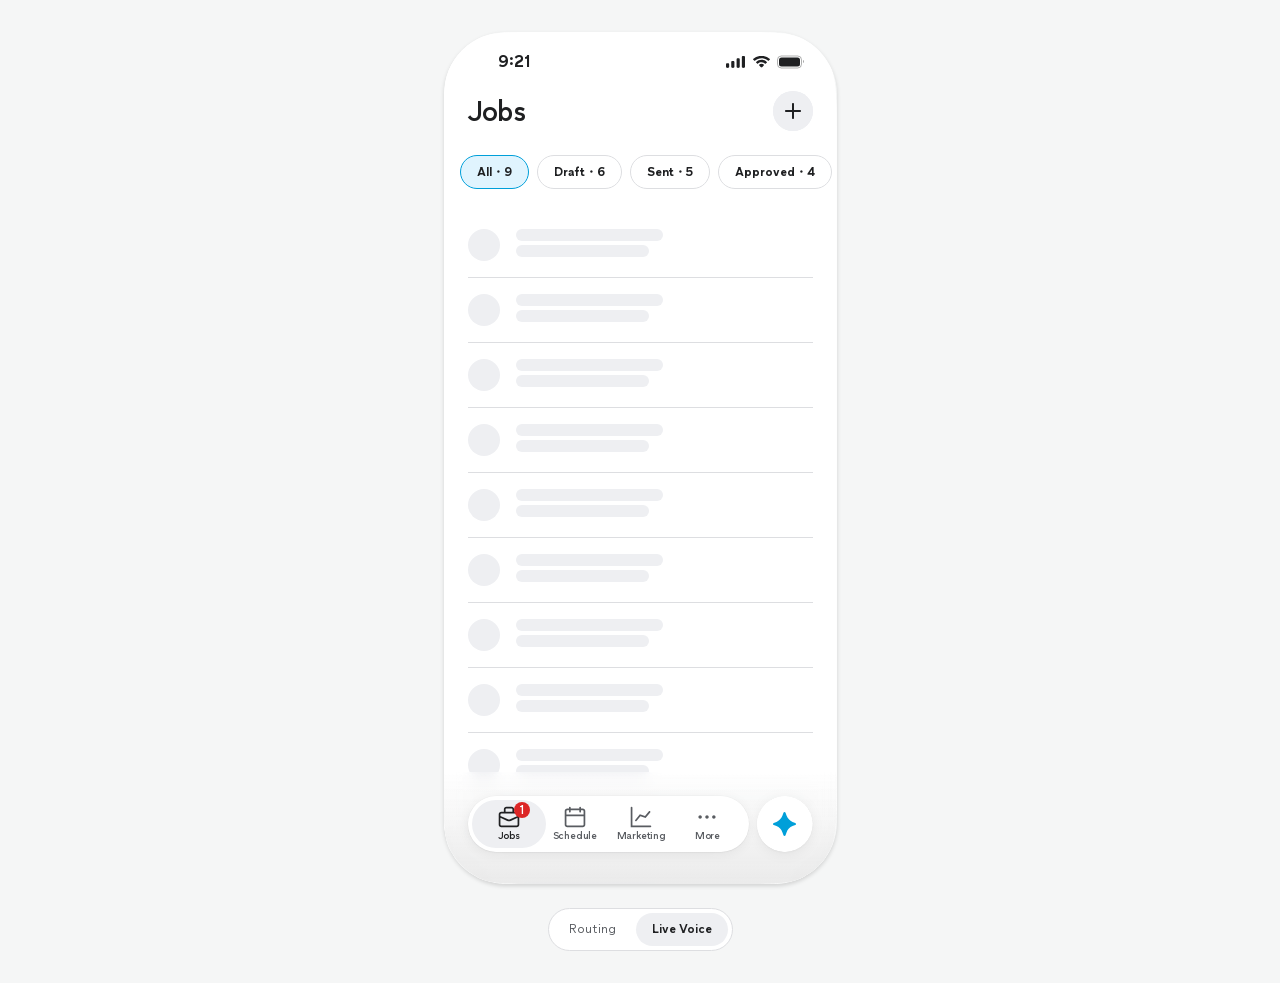
<file: live-voice/index.html>
<!DOCTYPE html>
<html lang="en" data-pp-form-factor="native" data-pp-theme="light">
  <head>
    <meta charset="utf-8" />
    <meta name="viewport" content="width=device-width, initial-scale=1, viewport-fit=cover" />
    <title>Jobs — Live Voice</title>
    <meta name="apple-mobile-web-app-capable" content="yes" />
    <!-- default, not black-translucent: translucent makes iOS size the web view
         to the screen minus the status bar while still anchoring it at the top,
         so the bottom of the screen is unreachable from the page. -->
    <meta name="apple-mobile-web-app-status-bar-style" content="default" />
    <meta name="apple-mobile-web-app-title" content="Jobs" />
    <link rel="manifest" href="../manifest.webmanifest" />
    <!-- data-pp-theme on the root element pins light in every browser and OS setting;
         there is no toggle. -->
    <link rel="stylesheet" href="../styles/fonts.css" />
    <link rel="stylesheet" href="../styles/pushpin.css" />
    <link rel="stylesheet" href="../styles/pushpin-device.css" />
    <link rel="stylesheet" href="../transcribe/assistant.css" />
    <link rel="stylesheet" href="app.css" />
  </head>
  <body>
    <div class="jobs-device">
    <div class="pp-device">
      <div
        class="pp-status-bar"
        aria-hidden="true"
        data-pp-component="Native / Status Bar"
        data-pp-variant="OS=iOS X [Dynamic Island], Dark Mode=False"
      >
        <p class="pp-status-bar__time">9:21</p>
        <div class="pp-status-bar__levels">
          <span class="pp-status-bar__glyph pp-status-bar__cellular"></span>
          <span class="pp-status-bar__glyph pp-status-bar__wifi"></span>
          <div class="pp-status-bar__battery"></div>
          <div class="pp-status-bar__battery-fill"></div>
          <span class="pp-status-bar__glyph pp-status-bar__battery-cap"></span>
        </div>
      </div>

      <div class="pp-screen jobs">
        <section class="jobs__page" data-page="jobs" aria-labelledby="page-jobs-title">
          <header class="jobs__header">
            <h1 class="pp-title-2 jobs__title" id="page-jobs-title">Jobs</h1>
            <div class="jobs__actions">
              <button
                type="button"
                class="jobs__action"
                aria-label="Search jobs"
                hidden
                data-pp-component="Icon Button"
                data-pp-variant="theme=secondary, size=large"
              >
                <span class="jobs__action-icon jobs__action-icon--search" aria-hidden="true"></span>
              </button>
              <button
                type="button"
                class="jobs__action"
                aria-label="Create job"
                data-pp-component="Icon Button"
                data-pp-variant="theme=secondary, size=large"
              >
                <span class="jobs__action-icon jobs__action-icon--plus" aria-hidden="true"></span>
              </button>
            </div>
          </header>

          <div class="jobs__filters" role="group" aria-label="Filter by status">
            <button
              type="button"
              class="jobs__chip"
              aria-pressed="true"
              data-pp-component="Chip"
              data-pp-variant="isSelected=true"
            >
              All・9
            </button>
            <button
              type="button"
              class="jobs__chip"
              aria-pressed="false"
              data-pp-component="Chip"
              data-pp-variant="isSelected=false"
            >
              Draft・6
            </button>
            <button
              type="button"
              class="jobs__chip"
              aria-pressed="false"
              data-pp-component="Chip"
              data-pp-variant="isSelected=false"
            >
              Sent・5
            </button>
            <button
              type="button"
              class="jobs__chip"
              aria-pressed="false"
              data-pp-component="Chip"
              data-pp-variant="isSelected=false"
            >
              Approved・4
            </button>
            <button
              type="button"
              class="jobs__chip"
              aria-pressed="false"
              data-pp-component="Chip"
              data-pp-variant="isSelected=false"
            >
              Rejected・1
            </button>
          </div>

          <div class="pp-screen__body jobs__body">
            <ul class="jobs__list" data-pp-proposed="Pro / Job list row">
              <li class="jobs__row">
                <span
                  class="jobs__avatar"
                  aria-hidden="true"
                  data-pp-component="Avatar"
                  data-pp-variant="User=Customer, sise=xSmall, 👁️ initials=true"
                ></span>
                <div class="jobs__text" aria-hidden="true">
                  <p class="pp-title-6 jobs__slot"><span class="jobs__bone">Anaïs Ziae-Mohseni</span></p>
                  <p class="pp-body-2 jobs__slot"><span class="jobs__bone">Clogged drain repair</span></p>
                </div>
              </li>

              <li class="jobs__row">
                <span
                  class="jobs__avatar"
                  aria-hidden="true"
                  data-pp-component="Avatar"
                  data-pp-variant="User=Customer, sise=xSmall, 👁️ initials=true"
                ></span>
                <div class="jobs__text" aria-hidden="true">
                  <p class="pp-title-6 jobs__slot"><span class="jobs__bone">Anaïs Ziae-Mohseni</span></p>
                  <p class="pp-body-2 jobs__slot"><span class="jobs__bone">Clogged drain repair</span></p>
                </div>
              </li>

              <li class="jobs__row">
                <span
                  class="jobs__avatar"
                  aria-hidden="true"
                  data-pp-component="Avatar"
                  data-pp-variant="User=Customer, sise=xSmall, 👁️ initials=true"
                ></span>
                <div class="jobs__text" aria-hidden="true">
                  <p class="pp-title-6 jobs__slot"><span class="jobs__bone">Anaïs Ziae-Mohseni</span></p>
                  <p class="pp-body-2 jobs__slot"><span class="jobs__bone">Clogged drain repair</span></p>
                </div>
              </li>

              <li class="jobs__row">
                <span
                  class="jobs__avatar"
                  aria-hidden="true"
                  data-pp-component="Avatar"
                  data-pp-variant="User=Customer, sise=xSmall, 👁️ initials=true"
                ></span>
                <div class="jobs__text" aria-hidden="true">
                  <p class="pp-title-6 jobs__slot"><span class="jobs__bone">Anaïs Ziae-Mohseni</span></p>
                  <p class="pp-body-2 jobs__slot"><span class="jobs__bone">Clogged drain repair</span></p>
                </div>
              </li>

              <li class="jobs__row">
                <span
                  class="jobs__avatar"
                  aria-hidden="true"
                  data-pp-component="Avatar"
                  data-pp-variant="User=Customer, sise=xSmall, 👁️ initials=true"
                ></span>
                <div class="jobs__text" aria-hidden="true">
                  <p class="pp-title-6 jobs__slot"><span class="jobs__bone">Anaïs Ziae-Mohseni</span></p>
                  <p class="pp-body-2 jobs__slot"><span class="jobs__bone">Clogged drain repair</span></p>
                </div>
              </li>

              <li class="jobs__row">
                <span
                  class="jobs__avatar"
                  aria-hidden="true"
                  data-pp-component="Avatar"
                  data-pp-variant="User=Customer, sise=xSmall, 👁️ initials=true"
                ></span>
                <div class="jobs__text" aria-hidden="true">
                  <p class="pp-title-6 jobs__slot"><span class="jobs__bone">Anaïs Ziae-Mohseni</span></p>
                  <p class="pp-body-2 jobs__slot"><span class="jobs__bone">Clogged drain repair</span></p>
                </div>
              </li>

              <li class="jobs__row">
                <span
                  class="jobs__avatar"
                  aria-hidden="true"
                  data-pp-component="Avatar"
                  data-pp-variant="User=Customer, sise=xSmall, 👁️ initials=true"
                ></span>
                <div class="jobs__text" aria-hidden="true">
                  <p class="pp-title-6 jobs__slot"><span class="jobs__bone">Anaïs Ziae-Mohseni</span></p>
                  <p class="pp-body-2 jobs__slot"><span class="jobs__bone">Clogged drain repair</span></p>
                </div>
              </li>

              <li class="jobs__row">
                <span
                  class="jobs__avatar"
                  aria-hidden="true"
                  data-pp-component="Avatar"
                  data-pp-variant="User=Customer, sise=xSmall, 👁️ initials=true"
                ></span>
                <div class="jobs__text" aria-hidden="true">
                  <p class="pp-title-6 jobs__slot"><span class="jobs__bone">Anaïs Ziae-Mohseni</span></p>
                  <p class="pp-body-2 jobs__slot"><span class="jobs__bone">Clogged drain repair</span></p>
                </div>
              </li>

              <li class="jobs__row">
                <span
                  class="jobs__avatar"
                  aria-hidden="true"
                  data-pp-component="Avatar"
                  data-pp-variant="User=Customer, sise=xSmall, 👁️ initials=true"
                ></span>
                <div class="jobs__text" aria-hidden="true">
                  <p class="pp-title-6 jobs__slot"><span class="jobs__bone">Anaïs Ziae-Mohseni</span></p>
                  <p class="pp-body-2 jobs__slot"><span class="jobs__bone">Clogged drain repair</span></p>
                </div>
              </li>

              <li class="jobs__row">
                <span
                  class="jobs__avatar"
                  aria-hidden="true"
                  data-pp-component="Avatar"
                  data-pp-variant="User=Customer, sise=xSmall, 👁️ initials=true"
                ></span>
                <div class="jobs__text" aria-hidden="true">
                  <p class="pp-title-6 jobs__slot"><span class="jobs__bone">Anaïs Ziae-Mohseni</span></p>
                  <p class="pp-body-2 jobs__slot"><span class="jobs__bone">Clogged drain repair</span></p>
                </div>
              </li>
              <li class="jobs__row">
                <span
                  class="jobs__avatar"
                  aria-hidden="true"
                  data-pp-component="Avatar"
                  data-pp-variant="User=Customer, sise=xSmall, 👁️ initials=true"
                ></span>
                <div class="jobs__text" aria-hidden="true">
                  <p class="pp-title-6 jobs__slot"><span class="jobs__bone">Anaïs Ziae-Mohseni</span></p>
                  <p class="pp-body-2 jobs__slot"><span class="jobs__bone">Clogged drain repair</span></p>
                </div>
              </li>

              <li class="jobs__row">
                <span
                  class="jobs__avatar"
                  aria-hidden="true"
                  data-pp-component="Avatar"
                  data-pp-variant="User=Customer, sise=xSmall, 👁️ initials=true"
                ></span>
                <div class="jobs__text" aria-hidden="true">
                  <p class="pp-title-6 jobs__slot"><span class="jobs__bone">Anaïs Ziae-Mohseni</span></p>
                  <p class="pp-body-2 jobs__slot"><span class="jobs__bone">Clogged drain repair</span></p>
                </div>
              </li>

              <li class="jobs__row">
                <span
                  class="jobs__avatar"
                  aria-hidden="true"
                  data-pp-component="Avatar"
                  data-pp-variant="User=Customer, sise=xSmall, 👁️ initials=true"
                ></span>
                <div class="jobs__text" aria-hidden="true">
                  <p class="pp-title-6 jobs__slot"><span class="jobs__bone">Anaïs Ziae-Mohseni</span></p>
                  <p class="pp-body-2 jobs__slot"><span class="jobs__bone">Clogged drain repair</span></p>
                </div>
              </li>

              <li class="jobs__row">
                <span
                  class="jobs__avatar"
                  aria-hidden="true"
                  data-pp-component="Avatar"
                  data-pp-variant="User=Customer, sise=xSmall, 👁️ initials=true"
                ></span>
                <div class="jobs__text" aria-hidden="true">
                  <p class="pp-title-6 jobs__slot"><span class="jobs__bone">Anaïs Ziae-Mohseni</span></p>
                  <p class="pp-body-2 jobs__slot"><span class="jobs__bone">Clogged drain repair</span></p>
                </div>
              </li>

              <li class="jobs__row">
                <span
                  class="jobs__avatar"
                  aria-hidden="true"
                  data-pp-component="Avatar"
                  data-pp-variant="User=Customer, sise=xSmall, 👁️ initials=true"
                ></span>
                <div class="jobs__text" aria-hidden="true">
                  <p class="pp-title-6 jobs__slot"><span class="jobs__bone">Anaïs Ziae-Mohseni</span></p>
                  <p class="pp-body-2 jobs__slot"><span class="jobs__bone">Clogged drain repair</span></p>
                </div>
              </li>

              <li class="jobs__row">
                <span
                  class="jobs__avatar"
                  aria-hidden="true"
                  data-pp-component="Avatar"
                  data-pp-variant="User=Customer, sise=xSmall, 👁️ initials=true"
                ></span>
                <div class="jobs__text" aria-hidden="true">
                  <p class="pp-title-6 jobs__slot"><span class="jobs__bone">Anaïs Ziae-Mohseni</span></p>
                  <p class="pp-body-2 jobs__slot"><span class="jobs__bone">Clogged drain repair</span></p>
                </div>
              </li>

              <li class="jobs__row">
                <span
                  class="jobs__avatar"
                  aria-hidden="true"
                  data-pp-component="Avatar"
                  data-pp-variant="User=Customer, sise=xSmall, 👁️ initials=true"
                ></span>
                <div class="jobs__text" aria-hidden="true">
                  <p class="pp-title-6 jobs__slot"><span class="jobs__bone">Anaïs Ziae-Mohseni</span></p>
                  <p class="pp-body-2 jobs__slot"><span class="jobs__bone">Clogged drain repair</span></p>
                </div>
              </li>

              <li class="jobs__row">
                <span
                  class="jobs__avatar"
                  aria-hidden="true"
                  data-pp-component="Avatar"
                  data-pp-variant="User=Customer, sise=xSmall, 👁️ initials=true"
                ></span>
                <div class="jobs__text" aria-hidden="true">
                  <p class="pp-title-6 jobs__slot"><span class="jobs__bone">Anaïs Ziae-Mohseni</span></p>
                  <p class="pp-body-2 jobs__slot"><span class="jobs__bone">Clogged drain repair</span></p>
                </div>
              </li>

              <li class="jobs__row">
                <span
                  class="jobs__avatar"
                  aria-hidden="true"
                  data-pp-component="Avatar"
                  data-pp-variant="User=Customer, sise=xSmall, 👁️ initials=true"
                ></span>
                <div class="jobs__text" aria-hidden="true">
                  <p class="pp-title-6 jobs__slot"><span class="jobs__bone">Anaïs Ziae-Mohseni</span></p>
                  <p class="pp-body-2 jobs__slot"><span class="jobs__bone">Clogged drain repair</span></p>
                </div>
              </li>

              <li class="jobs__row">
                <span
                  class="jobs__avatar"
                  aria-hidden="true"
                  data-pp-component="Avatar"
                  data-pp-variant="User=Customer, sise=xSmall, 👁️ initials=true"
                ></span>
                <div class="jobs__text" aria-hidden="true">
                  <p class="pp-title-6 jobs__slot"><span class="jobs__bone">Anaïs Ziae-Mohseni</span></p>
                  <p class="pp-body-2 jobs__slot"><span class="jobs__bone">Clogged drain repair</span></p>
                </div>
              </li>
              <li class="jobs__row">
                <span
                  class="jobs__avatar"
                  aria-hidden="true"
                  data-pp-component="Avatar"
                  data-pp-variant="User=Customer, sise=xSmall, 👁️ initials=true"
                ></span>
                <div class="jobs__text" aria-hidden="true">
                  <p class="pp-title-6 jobs__slot"><span class="jobs__bone">Anaïs Ziae-Mohseni</span></p>
                  <p class="pp-body-2 jobs__slot"><span class="jobs__bone">Clogged drain repair</span></p>
                </div>
              </li>

              <li class="jobs__row">
                <span
                  class="jobs__avatar"
                  aria-hidden="true"
                  data-pp-component="Avatar"
                  data-pp-variant="User=Customer, sise=xSmall, 👁️ initials=true"
                ></span>
                <div class="jobs__text" aria-hidden="true">
                  <p class="pp-title-6 jobs__slot"><span class="jobs__bone">Anaïs Ziae-Mohseni</span></p>
                  <p class="pp-body-2 jobs__slot"><span class="jobs__bone">Clogged drain repair</span></p>
                </div>
              </li>

              <li class="jobs__row">
                <span
                  class="jobs__avatar"
                  aria-hidden="true"
                  data-pp-component="Avatar"
                  data-pp-variant="User=Customer, sise=xSmall, 👁️ initials=true"
                ></span>
                <div class="jobs__text" aria-hidden="true">
                  <p class="pp-title-6 jobs__slot"><span class="jobs__bone">Anaïs Ziae-Mohseni</span></p>
                  <p class="pp-body-2 jobs__slot"><span class="jobs__bone">Clogged drain repair</span></p>
                </div>
              </li>

              <li class="jobs__row">
                <span
                  class="jobs__avatar"
                  aria-hidden="true"
                  data-pp-component="Avatar"
                  data-pp-variant="User=Customer, sise=xSmall, 👁️ initials=true"
                ></span>
                <div class="jobs__text" aria-hidden="true">
                  <p class="pp-title-6 jobs__slot"><span class="jobs__bone">Anaïs Ziae-Mohseni</span></p>
                  <p class="pp-body-2 jobs__slot"><span class="jobs__bone">Clogged drain repair</span></p>
                </div>
              </li>

              <li class="jobs__row">
                <span
                  class="jobs__avatar"
                  aria-hidden="true"
                  data-pp-component="Avatar"
                  data-pp-variant="User=Customer, sise=xSmall, 👁️ initials=true"
                ></span>
                <div class="jobs__text" aria-hidden="true">
                  <p class="pp-title-6 jobs__slot"><span class="jobs__bone">Anaïs Ziae-Mohseni</span></p>
                  <p class="pp-body-2 jobs__slot"><span class="jobs__bone">Clogged drain repair</span></p>
                </div>
              </li>

              <li class="jobs__row">
                <span
                  class="jobs__avatar"
                  aria-hidden="true"
                  data-pp-component="Avatar"
                  data-pp-variant="User=Customer, sise=xSmall, 👁️ initials=true"
                ></span>
                <div class="jobs__text" aria-hidden="true">
                  <p class="pp-title-6 jobs__slot"><span class="jobs__bone">Anaïs Ziae-Mohseni</span></p>
                  <p class="pp-body-2 jobs__slot"><span class="jobs__bone">Clogged drain repair</span></p>
                </div>
              </li>

              <li class="jobs__row">
                <span
                  class="jobs__avatar"
                  aria-hidden="true"
                  data-pp-component="Avatar"
                  data-pp-variant="User=Customer, sise=xSmall, 👁️ initials=true"
                ></span>
                <div class="jobs__text" aria-hidden="true">
                  <p class="pp-title-6 jobs__slot"><span class="jobs__bone">Anaïs Ziae-Mohseni</span></p>
                  <p class="pp-body-2 jobs__slot"><span class="jobs__bone">Clogged drain repair</span></p>
                </div>
              </li>

              <li class="jobs__row">
                <span
                  class="jobs__avatar"
                  aria-hidden="true"
                  data-pp-component="Avatar"
                  data-pp-variant="User=Customer, sise=xSmall, 👁️ initials=true"
                ></span>
                <div class="jobs__text" aria-hidden="true">
                  <p class="pp-title-6 jobs__slot"><span class="jobs__bone">Anaïs Ziae-Mohseni</span></p>
                  <p class="pp-body-2 jobs__slot"><span class="jobs__bone">Clogged drain repair</span></p>
                </div>
              </li>

              <li class="jobs__row">
                <span
                  class="jobs__avatar"
                  aria-hidden="true"
                  data-pp-component="Avatar"
                  data-pp-variant="User=Customer, sise=xSmall, 👁️ initials=true"
                ></span>
                <div class="jobs__text" aria-hidden="true">
                  <p class="pp-title-6 jobs__slot"><span class="jobs__bone">Anaïs Ziae-Mohseni</span></p>
                  <p class="pp-body-2 jobs__slot"><span class="jobs__bone">Clogged drain repair</span></p>
                </div>
              </li>

              <li class="jobs__row">
                <span
                  class="jobs__avatar"
                  aria-hidden="true"
                  data-pp-component="Avatar"
                  data-pp-variant="User=Customer, sise=xSmall, 👁️ initials=true"
                ></span>
                <div class="jobs__text" aria-hidden="true">
                  <p class="pp-title-6 jobs__slot"><span class="jobs__bone">Anaïs Ziae-Mohseni</span></p>
                  <p class="pp-body-2 jobs__slot"><span class="jobs__bone">Clogged drain repair</span></p>
                </div>
              </li>
            </ul>
          </div>
        </section>

        <section class="jobs__page" data-page="schedule" aria-labelledby="page-schedule-title" hidden>
          <header class="jobs__header">
            <h1 class="pp-title-2 jobs__title" id="page-schedule-title">Schedule</h1>
            <div class="jobs__actions">
              <button
                type="button"
                class="jobs__action jobs__action--today"
                aria-label="Go to today"
                data-pp-component="Icon Button"
                data-pp-variant="theme=secondary, size=large"
              >
                <span class="jobs__action-icon jobs__action-icon--today" aria-hidden="true"></span>
              </button>
              <button
                type="button"
                class="jobs__action"
                aria-label="Search schedule"
                hidden
                data-pp-component="Icon Button"
                data-pp-variant="theme=secondary, size=large"
              >
                <span class="jobs__action-icon jobs__action-icon--search" aria-hidden="true"></span>
              </button>
              <button
                type="button"
                class="jobs__action"
                aria-label="Create appointment"
                data-pp-component="Icon Button"
                data-pp-variant="theme=secondary, size=large"
              >
                <span class="jobs__action-icon jobs__action-icon--plus" aria-hidden="true"></span>
              </button>
            </div>
          </header>

          <div
            class="jobs__week"
            role="group"
            aria-label="Pick a day"
            data-pp-proposed="Pro / Week strip"
          ></div>

          <div class="pp-screen__body jobs__body">
            <ul class="jobs__list" data-pp-proposed="Pro / Job list row">
              <li class="jobs__row">
                <span
                  class="jobs__avatar"
                  aria-hidden="true"
                  data-pp-component="Avatar"
                  data-pp-variant="User=Customer, sise=xSmall, 👁️ initials=true"
                ></span>
                <div class="jobs__text" aria-hidden="true">
                  <p class="pp-title-6 jobs__slot"><span class="jobs__bone">Anaïs Ziae-Mohseni</span></p>
                  <p class="pp-body-2 jobs__slot"><span class="jobs__bone">Clogged drain repair</span></p>
                </div>
              </li>

              <li class="jobs__row">
                <span
                  class="jobs__avatar"
                  aria-hidden="true"
                  data-pp-component="Avatar"
                  data-pp-variant="User=Customer, sise=xSmall, 👁️ initials=true"
                ></span>
                <div class="jobs__text" aria-hidden="true">
                  <p class="pp-title-6 jobs__slot"><span class="jobs__bone">Anaïs Ziae-Mohseni</span></p>
                  <p class="pp-body-2 jobs__slot"><span class="jobs__bone">Clogged drain repair</span></p>
                </div>
              </li>

              <li class="jobs__row">
                <span
                  class="jobs__avatar"
                  aria-hidden="true"
                  data-pp-component="Avatar"
                  data-pp-variant="User=Customer, sise=xSmall, 👁️ initials=true"
                ></span>
                <div class="jobs__text" aria-hidden="true">
                  <p class="pp-title-6 jobs__slot"><span class="jobs__bone">Anaïs Ziae-Mohseni</span></p>
                  <p class="pp-body-2 jobs__slot"><span class="jobs__bone">Clogged drain repair</span></p>
                </div>
              </li>

              <li class="jobs__row">
                <span
                  class="jobs__avatar"
                  aria-hidden="true"
                  data-pp-component="Avatar"
                  data-pp-variant="User=Customer, sise=xSmall, 👁️ initials=true"
                ></span>
                <div class="jobs__text" aria-hidden="true">
                  <p class="pp-title-6 jobs__slot"><span class="jobs__bone">Anaïs Ziae-Mohseni</span></p>
                  <p class="pp-body-2 jobs__slot"><span class="jobs__bone">Clogged drain repair</span></p>
                </div>
              </li>

              <li class="jobs__row">
                <span
                  class="jobs__avatar"
                  aria-hidden="true"
                  data-pp-component="Avatar"
                  data-pp-variant="User=Customer, sise=xSmall, 👁️ initials=true"
                ></span>
                <div class="jobs__text" aria-hidden="true">
                  <p class="pp-title-6 jobs__slot"><span class="jobs__bone">Anaïs Ziae-Mohseni</span></p>
                  <p class="pp-body-2 jobs__slot"><span class="jobs__bone">Clogged drain repair</span></p>
                </div>
              </li>

              <li class="jobs__row">
                <span
                  class="jobs__avatar"
                  aria-hidden="true"
                  data-pp-component="Avatar"
                  data-pp-variant="User=Customer, sise=xSmall, 👁️ initials=true"
                ></span>
                <div class="jobs__text" aria-hidden="true">
                  <p class="pp-title-6 jobs__slot"><span class="jobs__bone">Anaïs Ziae-Mohseni</span></p>
                  <p class="pp-body-2 jobs__slot"><span class="jobs__bone">Clogged drain repair</span></p>
                </div>
              </li>

              <li class="jobs__row">
                <span
                  class="jobs__avatar"
                  aria-hidden="true"
                  data-pp-component="Avatar"
                  data-pp-variant="User=Customer, sise=xSmall, 👁️ initials=true"
                ></span>
                <div class="jobs__text" aria-hidden="true">
                  <p class="pp-title-6 jobs__slot"><span class="jobs__bone">Anaïs Ziae-Mohseni</span></p>
                  <p class="pp-body-2 jobs__slot"><span class="jobs__bone">Clogged drain repair</span></p>
                </div>
              </li>

              <li class="jobs__row">
                <span
                  class="jobs__avatar"
                  aria-hidden="true"
                  data-pp-component="Avatar"
                  data-pp-variant="User=Customer, sise=xSmall, 👁️ initials=true"
                ></span>
                <div class="jobs__text" aria-hidden="true">
                  <p class="pp-title-6 jobs__slot"><span class="jobs__bone">Anaïs Ziae-Mohseni</span></p>
                  <p class="pp-body-2 jobs__slot"><span class="jobs__bone">Clogged drain repair</span></p>
                </div>
              </li>

              <li class="jobs__row">
                <span
                  class="jobs__avatar"
                  aria-hidden="true"
                  data-pp-component="Avatar"
                  data-pp-variant="User=Customer, sise=xSmall, 👁️ initials=true"
                ></span>
                <div class="jobs__text" aria-hidden="true">
                  <p class="pp-title-6 jobs__slot"><span class="jobs__bone">Anaïs Ziae-Mohseni</span></p>
                  <p class="pp-body-2 jobs__slot"><span class="jobs__bone">Clogged drain repair</span></p>
                </div>
              </li>

              <li class="jobs__row">
                <span
                  class="jobs__avatar"
                  aria-hidden="true"
                  data-pp-component="Avatar"
                  data-pp-variant="User=Customer, sise=xSmall, 👁️ initials=true"
                ></span>
                <div class="jobs__text" aria-hidden="true">
                  <p class="pp-title-6 jobs__slot"><span class="jobs__bone">Anaïs Ziae-Mohseni</span></p>
                  <p class="pp-body-2 jobs__slot"><span class="jobs__bone">Clogged drain repair</span></p>
                </div>
              </li>
              <li class="jobs__row">
                <span
                  class="jobs__avatar"
                  aria-hidden="true"
                  data-pp-component="Avatar"
                  data-pp-variant="User=Customer, sise=xSmall, 👁️ initials=true"
                ></span>
                <div class="jobs__text" aria-hidden="true">
                  <p class="pp-title-6 jobs__slot"><span class="jobs__bone">Anaïs Ziae-Mohseni</span></p>
                  <p class="pp-body-2 jobs__slot"><span class="jobs__bone">Clogged drain repair</span></p>
                </div>
              </li>

              <li class="jobs__row">
                <span
                  class="jobs__avatar"
                  aria-hidden="true"
                  data-pp-component="Avatar"
                  data-pp-variant="User=Customer, sise=xSmall, 👁️ initials=true"
                ></span>
                <div class="jobs__text" aria-hidden="true">
                  <p class="pp-title-6 jobs__slot"><span class="jobs__bone">Anaïs Ziae-Mohseni</span></p>
                  <p class="pp-body-2 jobs__slot"><span class="jobs__bone">Clogged drain repair</span></p>
                </div>
              </li>

              <li class="jobs__row">
                <span
                  class="jobs__avatar"
                  aria-hidden="true"
                  data-pp-component="Avatar"
                  data-pp-variant="User=Customer, sise=xSmall, 👁️ initials=true"
                ></span>
                <div class="jobs__text" aria-hidden="true">
                  <p class="pp-title-6 jobs__slot"><span class="jobs__bone">Anaïs Ziae-Mohseni</span></p>
                  <p class="pp-body-2 jobs__slot"><span class="jobs__bone">Clogged drain repair</span></p>
                </div>
              </li>

              <li class="jobs__row">
                <span
                  class="jobs__avatar"
                  aria-hidden="true"
                  data-pp-component="Avatar"
                  data-pp-variant="User=Customer, sise=xSmall, 👁️ initials=true"
                ></span>
                <div class="jobs__text" aria-hidden="true">
                  <p class="pp-title-6 jobs__slot"><span class="jobs__bone">Anaïs Ziae-Mohseni</span></p>
                  <p class="pp-body-2 jobs__slot"><span class="jobs__bone">Clogged drain repair</span></p>
                </div>
              </li>

              <li class="jobs__row">
                <span
                  class="jobs__avatar"
                  aria-hidden="true"
                  data-pp-component="Avatar"
                  data-pp-variant="User=Customer, sise=xSmall, 👁️ initials=true"
                ></span>
                <div class="jobs__text" aria-hidden="true">
                  <p class="pp-title-6 jobs__slot"><span class="jobs__bone">Anaïs Ziae-Mohseni</span></p>
                  <p class="pp-body-2 jobs__slot"><span class="jobs__bone">Clogged drain repair</span></p>
                </div>
              </li>

              <li class="jobs__row">
                <span
                  class="jobs__avatar"
                  aria-hidden="true"
                  data-pp-component="Avatar"
                  data-pp-variant="User=Customer, sise=xSmall, 👁️ initials=true"
                ></span>
                <div class="jobs__text" aria-hidden="true">
                  <p class="pp-title-6 jobs__slot"><span class="jobs__bone">Anaïs Ziae-Mohseni</span></p>
                  <p class="pp-body-2 jobs__slot"><span class="jobs__bone">Clogged drain repair</span></p>
                </div>
              </li>

              <li class="jobs__row">
                <span
                  class="jobs__avatar"
                  aria-hidden="true"
                  data-pp-component="Avatar"
                  data-pp-variant="User=Customer, sise=xSmall, 👁️ initials=true"
                ></span>
                <div class="jobs__text" aria-hidden="true">
                  <p class="pp-title-6 jobs__slot"><span class="jobs__bone">Anaïs Ziae-Mohseni</span></p>
                  <p class="pp-body-2 jobs__slot"><span class="jobs__bone">Clogged drain repair</span></p>
                </div>
              </li>

              <li class="jobs__row">
                <span
                  class="jobs__avatar"
                  aria-hidden="true"
                  data-pp-component="Avatar"
                  data-pp-variant="User=Customer, sise=xSmall, 👁️ initials=true"
                ></span>
                <div class="jobs__text" aria-hidden="true">
                  <p class="pp-title-6 jobs__slot"><span class="jobs__bone">Anaïs Ziae-Mohseni</span></p>
                  <p class="pp-body-2 jobs__slot"><span class="jobs__bone">Clogged drain repair</span></p>
                </div>
              </li>

              <li class="jobs__row">
                <span
                  class="jobs__avatar"
                  aria-hidden="true"
                  data-pp-component="Avatar"
                  data-pp-variant="User=Customer, sise=xSmall, 👁️ initials=true"
                ></span>
                <div class="jobs__text" aria-hidden="true">
                  <p class="pp-title-6 jobs__slot"><span class="jobs__bone">Anaïs Ziae-Mohseni</span></p>
                  <p class="pp-body-2 jobs__slot"><span class="jobs__bone">Clogged drain repair</span></p>
                </div>
              </li>

              <li class="jobs__row">
                <span
                  class="jobs__avatar"
                  aria-hidden="true"
                  data-pp-component="Avatar"
                  data-pp-variant="User=Customer, sise=xSmall, 👁️ initials=true"
                ></span>
                <div class="jobs__text" aria-hidden="true">
                  <p class="pp-title-6 jobs__slot"><span class="jobs__bone">Anaïs Ziae-Mohseni</span></p>
                  <p class="pp-body-2 jobs__slot"><span class="jobs__bone">Clogged drain repair</span></p>
                </div>
              </li>
              <li class="jobs__row">
                <span
                  class="jobs__avatar"
                  aria-hidden="true"
                  data-pp-component="Avatar"
                  data-pp-variant="User=Customer, sise=xSmall, 👁️ initials=true"
                ></span>
                <div class="jobs__text" aria-hidden="true">
                  <p class="pp-title-6 jobs__slot"><span class="jobs__bone">Anaïs Ziae-Mohseni</span></p>
                  <p class="pp-body-2 jobs__slot"><span class="jobs__bone">Clogged drain repair</span></p>
                </div>
              </li>

              <li class="jobs__row">
                <span
                  class="jobs__avatar"
                  aria-hidden="true"
                  data-pp-component="Avatar"
                  data-pp-variant="User=Customer, sise=xSmall, 👁️ initials=true"
                ></span>
                <div class="jobs__text" aria-hidden="true">
                  <p class="pp-title-6 jobs__slot"><span class="jobs__bone">Anaïs Ziae-Mohseni</span></p>
                  <p class="pp-body-2 jobs__slot"><span class="jobs__bone">Clogged drain repair</span></p>
                </div>
              </li>

              <li class="jobs__row">
                <span
                  class="jobs__avatar"
                  aria-hidden="true"
                  data-pp-component="Avatar"
                  data-pp-variant="User=Customer, sise=xSmall, 👁️ initials=true"
                ></span>
                <div class="jobs__text" aria-hidden="true">
                  <p class="pp-title-6 jobs__slot"><span class="jobs__bone">Anaïs Ziae-Mohseni</span></p>
                  <p class="pp-body-2 jobs__slot"><span class="jobs__bone">Clogged drain repair</span></p>
                </div>
              </li>

              <li class="jobs__row">
                <span
                  class="jobs__avatar"
                  aria-hidden="true"
                  data-pp-component="Avatar"
                  data-pp-variant="User=Customer, sise=xSmall, 👁️ initials=true"
                ></span>
                <div class="jobs__text" aria-hidden="true">
                  <p class="pp-title-6 jobs__slot"><span class="jobs__bone">Anaïs Ziae-Mohseni</span></p>
                  <p class="pp-body-2 jobs__slot"><span class="jobs__bone">Clogged drain repair</span></p>
                </div>
              </li>

              <li class="jobs__row">
                <span
                  class="jobs__avatar"
                  aria-hidden="true"
                  data-pp-component="Avatar"
                  data-pp-variant="User=Customer, sise=xSmall, 👁️ initials=true"
                ></span>
                <div class="jobs__text" aria-hidden="true">
                  <p class="pp-title-6 jobs__slot"><span class="jobs__bone">Anaïs Ziae-Mohseni</span></p>
                  <p class="pp-body-2 jobs__slot"><span class="jobs__bone">Clogged drain repair</span></p>
                </div>
              </li>

              <li class="jobs__row">
                <span
                  class="jobs__avatar"
                  aria-hidden="true"
                  data-pp-component="Avatar"
                  data-pp-variant="User=Customer, sise=xSmall, 👁️ initials=true"
                ></span>
                <div class="jobs__text" aria-hidden="true">
                  <p class="pp-title-6 jobs__slot"><span class="jobs__bone">Anaïs Ziae-Mohseni</span></p>
                  <p class="pp-body-2 jobs__slot"><span class="jobs__bone">Clogged drain repair</span></p>
                </div>
              </li>

              <li class="jobs__row">
                <span
                  class="jobs__avatar"
                  aria-hidden="true"
                  data-pp-component="Avatar"
                  data-pp-variant="User=Customer, sise=xSmall, 👁️ initials=true"
                ></span>
                <div class="jobs__text" aria-hidden="true">
                  <p class="pp-title-6 jobs__slot"><span class="jobs__bone">Anaïs Ziae-Mohseni</span></p>
                  <p class="pp-body-2 jobs__slot"><span class="jobs__bone">Clogged drain repair</span></p>
                </div>
              </li>

              <li class="jobs__row">
                <span
                  class="jobs__avatar"
                  aria-hidden="true"
                  data-pp-component="Avatar"
                  data-pp-variant="User=Customer, sise=xSmall, 👁️ initials=true"
                ></span>
                <div class="jobs__text" aria-hidden="true">
                  <p class="pp-title-6 jobs__slot"><span class="jobs__bone">Anaïs Ziae-Mohseni</span></p>
                  <p class="pp-body-2 jobs__slot"><span class="jobs__bone">Clogged drain repair</span></p>
                </div>
              </li>

              <li class="jobs__row">
                <span
                  class="jobs__avatar"
                  aria-hidden="true"
                  data-pp-component="Avatar"
                  data-pp-variant="User=Customer, sise=xSmall, 👁️ initials=true"
                ></span>
                <div class="jobs__text" aria-hidden="true">
                  <p class="pp-title-6 jobs__slot"><span class="jobs__bone">Anaïs Ziae-Mohseni</span></p>
                  <p class="pp-body-2 jobs__slot"><span class="jobs__bone">Clogged drain repair</span></p>
                </div>
              </li>

              <li class="jobs__row">
                <span
                  class="jobs__avatar"
                  aria-hidden="true"
                  data-pp-component="Avatar"
                  data-pp-variant="User=Customer, sise=xSmall, 👁️ initials=true"
                ></span>
                <div class="jobs__text" aria-hidden="true">
                  <p class="pp-title-6 jobs__slot"><span class="jobs__bone">Anaïs Ziae-Mohseni</span></p>
                  <p class="pp-body-2 jobs__slot"><span class="jobs__bone">Clogged drain repair</span></p>
                </div>
              </li>
            </ul>
          </div>
        </section>

        <section class="jobs__page" data-page="get-paid" aria-labelledby="page-get-paid-title" hidden>
          <header class="jobs__header">
            <button
              type="button"
              class="jobs__action jobs__back"
              aria-label="Back"
              data-back="more"
              data-pp-component="Icon Button"
              data-pp-variant="theme=tertiary, size=large"
            >
              <span class="jobs__action-icon jobs__action-icon--back" aria-hidden="true"></span>
            </button>
            <h1 class="pp-title-2 jobs__title" id="page-get-paid-title">Payments</h1>
            <div class="jobs__actions">
              <button
                type="button"
                class="jobs__action"
                aria-label="Request payment"
                data-pp-component="Icon Button"
                data-pp-variant="theme=secondary, size=large"
              >
                <span class="jobs__action-icon jobs__action-icon--plus" aria-hidden="true"></span>
              </button>
            </div>
          </header>

          <div class="pp-screen__body jobs__body">
            <ul class="jobs__list" data-pp-proposed="Pro / Job list row">
              <li class="jobs__row">
                <span
                  class="jobs__avatar"
                  aria-hidden="true"
                  data-pp-component="Avatar"
                  data-pp-variant="User=Customer, sise=xSmall, 👁️ initials=true"
                ></span>
                <div class="jobs__text" aria-hidden="true">
                  <p class="pp-title-6 jobs__slot"><span class="jobs__bone">Anaïs Ziae-Mohseni</span></p>
                  <p class="pp-body-2 jobs__slot"><span class="jobs__bone">Clogged drain repair</span></p>
                </div>
              </li>

              <li class="jobs__row">
                <span
                  class="jobs__avatar"
                  aria-hidden="true"
                  data-pp-component="Avatar"
                  data-pp-variant="User=Customer, sise=xSmall, 👁️ initials=true"
                ></span>
                <div class="jobs__text" aria-hidden="true">
                  <p class="pp-title-6 jobs__slot"><span class="jobs__bone">Anaïs Ziae-Mohseni</span></p>
                  <p class="pp-body-2 jobs__slot"><span class="jobs__bone">Clogged drain repair</span></p>
                </div>
              </li>

              <li class="jobs__row">
                <span
                  class="jobs__avatar"
                  aria-hidden="true"
                  data-pp-component="Avatar"
                  data-pp-variant="User=Customer, sise=xSmall, 👁️ initials=true"
                ></span>
                <div class="jobs__text" aria-hidden="true">
                  <p class="pp-title-6 jobs__slot"><span class="jobs__bone">Anaïs Ziae-Mohseni</span></p>
                  <p class="pp-body-2 jobs__slot"><span class="jobs__bone">Clogged drain repair</span></p>
                </div>
              </li>

              <li class="jobs__row">
                <span
                  class="jobs__avatar"
                  aria-hidden="true"
                  data-pp-component="Avatar"
                  data-pp-variant="User=Customer, sise=xSmall, 👁️ initials=true"
                ></span>
                <div class="jobs__text" aria-hidden="true">
                  <p class="pp-title-6 jobs__slot"><span class="jobs__bone">Anaïs Ziae-Mohseni</span></p>
                  <p class="pp-body-2 jobs__slot"><span class="jobs__bone">Clogged drain repair</span></p>
                </div>
              </li>

              <li class="jobs__row">
                <span
                  class="jobs__avatar"
                  aria-hidden="true"
                  data-pp-component="Avatar"
                  data-pp-variant="User=Customer, sise=xSmall, 👁️ initials=true"
                ></span>
                <div class="jobs__text" aria-hidden="true">
                  <p class="pp-title-6 jobs__slot"><span class="jobs__bone">Anaïs Ziae-Mohseni</span></p>
                  <p class="pp-body-2 jobs__slot"><span class="jobs__bone">Clogged drain repair</span></p>
                </div>
              </li>

              <li class="jobs__row">
                <span
                  class="jobs__avatar"
                  aria-hidden="true"
                  data-pp-component="Avatar"
                  data-pp-variant="User=Customer, sise=xSmall, 👁️ initials=true"
                ></span>
                <div class="jobs__text" aria-hidden="true">
                  <p class="pp-title-6 jobs__slot"><span class="jobs__bone">Anaïs Ziae-Mohseni</span></p>
                  <p class="pp-body-2 jobs__slot"><span class="jobs__bone">Clogged drain repair</span></p>
                </div>
              </li>

              <li class="jobs__row">
                <span
                  class="jobs__avatar"
                  aria-hidden="true"
                  data-pp-component="Avatar"
                  data-pp-variant="User=Customer, sise=xSmall, 👁️ initials=true"
                ></span>
                <div class="jobs__text" aria-hidden="true">
                  <p class="pp-title-6 jobs__slot"><span class="jobs__bone">Anaïs Ziae-Mohseni</span></p>
                  <p class="pp-body-2 jobs__slot"><span class="jobs__bone">Clogged drain repair</span></p>
                </div>
              </li>

              <li class="jobs__row">
                <span
                  class="jobs__avatar"
                  aria-hidden="true"
                  data-pp-component="Avatar"
                  data-pp-variant="User=Customer, sise=xSmall, 👁️ initials=true"
                ></span>
                <div class="jobs__text" aria-hidden="true">
                  <p class="pp-title-6 jobs__slot"><span class="jobs__bone">Anaïs Ziae-Mohseni</span></p>
                  <p class="pp-body-2 jobs__slot"><span class="jobs__bone">Clogged drain repair</span></p>
                </div>
              </li>

              <li class="jobs__row">
                <span
                  class="jobs__avatar"
                  aria-hidden="true"
                  data-pp-component="Avatar"
                  data-pp-variant="User=Customer, sise=xSmall, 👁️ initials=true"
                ></span>
                <div class="jobs__text" aria-hidden="true">
                  <p class="pp-title-6 jobs__slot"><span class="jobs__bone">Anaïs Ziae-Mohseni</span></p>
                  <p class="pp-body-2 jobs__slot"><span class="jobs__bone">Clogged drain repair</span></p>
                </div>
              </li>

              <li class="jobs__row">
                <span
                  class="jobs__avatar"
                  aria-hidden="true"
                  data-pp-component="Avatar"
                  data-pp-variant="User=Customer, sise=xSmall, 👁️ initials=true"
                ></span>
                <div class="jobs__text" aria-hidden="true">
                  <p class="pp-title-6 jobs__slot"><span class="jobs__bone">Anaïs Ziae-Mohseni</span></p>
                  <p class="pp-body-2 jobs__slot"><span class="jobs__bone">Clogged drain repair</span></p>
                </div>
              </li>
              <li class="jobs__row">
                <span
                  class="jobs__avatar"
                  aria-hidden="true"
                  data-pp-component="Avatar"
                  data-pp-variant="User=Customer, sise=xSmall, 👁️ initials=true"
                ></span>
                <div class="jobs__text" aria-hidden="true">
                  <p class="pp-title-6 jobs__slot"><span class="jobs__bone">Anaïs Ziae-Mohseni</span></p>
                  <p class="pp-body-2 jobs__slot"><span class="jobs__bone">Clogged drain repair</span></p>
                </div>
              </li>

              <li class="jobs__row">
                <span
                  class="jobs__avatar"
                  aria-hidden="true"
                  data-pp-component="Avatar"
                  data-pp-variant="User=Customer, sise=xSmall, 👁️ initials=true"
                ></span>
                <div class="jobs__text" aria-hidden="true">
                  <p class="pp-title-6 jobs__slot"><span class="jobs__bone">Anaïs Ziae-Mohseni</span></p>
                  <p class="pp-body-2 jobs__slot"><span class="jobs__bone">Clogged drain repair</span></p>
                </div>
              </li>

              <li class="jobs__row">
                <span
                  class="jobs__avatar"
                  aria-hidden="true"
                  data-pp-component="Avatar"
                  data-pp-variant="User=Customer, sise=xSmall, 👁️ initials=true"
                ></span>
                <div class="jobs__text" aria-hidden="true">
                  <p class="pp-title-6 jobs__slot"><span class="jobs__bone">Anaïs Ziae-Mohseni</span></p>
                  <p class="pp-body-2 jobs__slot"><span class="jobs__bone">Clogged drain repair</span></p>
                </div>
              </li>

              <li class="jobs__row">
                <span
                  class="jobs__avatar"
                  aria-hidden="true"
                  data-pp-component="Avatar"
                  data-pp-variant="User=Customer, sise=xSmall, 👁️ initials=true"
                ></span>
                <div class="jobs__text" aria-hidden="true">
                  <p class="pp-title-6 jobs__slot"><span class="jobs__bone">Anaïs Ziae-Mohseni</span></p>
                  <p class="pp-body-2 jobs__slot"><span class="jobs__bone">Clogged drain repair</span></p>
                </div>
              </li>

              <li class="jobs__row">
                <span
                  class="jobs__avatar"
                  aria-hidden="true"
                  data-pp-component="Avatar"
                  data-pp-variant="User=Customer, sise=xSmall, 👁️ initials=true"
                ></span>
                <div class="jobs__text" aria-hidden="true">
                  <p class="pp-title-6 jobs__slot"><span class="jobs__bone">Anaïs Ziae-Mohseni</span></p>
                  <p class="pp-body-2 jobs__slot"><span class="jobs__bone">Clogged drain repair</span></p>
                </div>
              </li>

              <li class="jobs__row">
                <span
                  class="jobs__avatar"
                  aria-hidden="true"
                  data-pp-component="Avatar"
                  data-pp-variant="User=Customer, sise=xSmall, 👁️ initials=true"
                ></span>
                <div class="jobs__text" aria-hidden="true">
                  <p class="pp-title-6 jobs__slot"><span class="jobs__bone">Anaïs Ziae-Mohseni</span></p>
                  <p class="pp-body-2 jobs__slot"><span class="jobs__bone">Clogged drain repair</span></p>
                </div>
              </li>

              <li class="jobs__row">
                <span
                  class="jobs__avatar"
                  aria-hidden="true"
                  data-pp-component="Avatar"
                  data-pp-variant="User=Customer, sise=xSmall, 👁️ initials=true"
                ></span>
                <div class="jobs__text" aria-hidden="true">
                  <p class="pp-title-6 jobs__slot"><span class="jobs__bone">Anaïs Ziae-Mohseni</span></p>
                  <p class="pp-body-2 jobs__slot"><span class="jobs__bone">Clogged drain repair</span></p>
                </div>
              </li>

              <li class="jobs__row">
                <span
                  class="jobs__avatar"
                  aria-hidden="true"
                  data-pp-component="Avatar"
                  data-pp-variant="User=Customer, sise=xSmall, 👁️ initials=true"
                ></span>
                <div class="jobs__text" aria-hidden="true">
                  <p class="pp-title-6 jobs__slot"><span class="jobs__bone">Anaïs Ziae-Mohseni</span></p>
                  <p class="pp-body-2 jobs__slot"><span class="jobs__bone">Clogged drain repair</span></p>
                </div>
              </li>

              <li class="jobs__row">
                <span
                  class="jobs__avatar"
                  aria-hidden="true"
                  data-pp-component="Avatar"
                  data-pp-variant="User=Customer, sise=xSmall, 👁️ initials=true"
                ></span>
                <div class="jobs__text" aria-hidden="true">
                  <p class="pp-title-6 jobs__slot"><span class="jobs__bone">Anaïs Ziae-Mohseni</span></p>
                  <p class="pp-body-2 jobs__slot"><span class="jobs__bone">Clogged drain repair</span></p>
                </div>
              </li>

              <li class="jobs__row">
                <span
                  class="jobs__avatar"
                  aria-hidden="true"
                  data-pp-component="Avatar"
                  data-pp-variant="User=Customer, sise=xSmall, 👁️ initials=true"
                ></span>
                <div class="jobs__text" aria-hidden="true">
                  <p class="pp-title-6 jobs__slot"><span class="jobs__bone">Anaïs Ziae-Mohseni</span></p>
                  <p class="pp-body-2 jobs__slot"><span class="jobs__bone">Clogged drain repair</span></p>
                </div>
              </li>
              <li class="jobs__row">
                <span
                  class="jobs__avatar"
                  aria-hidden="true"
                  data-pp-component="Avatar"
                  data-pp-variant="User=Customer, sise=xSmall, 👁️ initials=true"
                ></span>
                <div class="jobs__text" aria-hidden="true">
                  <p class="pp-title-6 jobs__slot"><span class="jobs__bone">Anaïs Ziae-Mohseni</span></p>
                  <p class="pp-body-2 jobs__slot"><span class="jobs__bone">Clogged drain repair</span></p>
                </div>
              </li>

              <li class="jobs__row">
                <span
                  class="jobs__avatar"
                  aria-hidden="true"
                  data-pp-component="Avatar"
                  data-pp-variant="User=Customer, sise=xSmall, 👁️ initials=true"
                ></span>
                <div class="jobs__text" aria-hidden="true">
                  <p class="pp-title-6 jobs__slot"><span class="jobs__bone">Anaïs Ziae-Mohseni</span></p>
                  <p class="pp-body-2 jobs__slot"><span class="jobs__bone">Clogged drain repair</span></p>
                </div>
              </li>

              <li class="jobs__row">
                <span
                  class="jobs__avatar"
                  aria-hidden="true"
                  data-pp-component="Avatar"
                  data-pp-variant="User=Customer, sise=xSmall, 👁️ initials=true"
                ></span>
                <div class="jobs__text" aria-hidden="true">
                  <p class="pp-title-6 jobs__slot"><span class="jobs__bone">Anaïs Ziae-Mohseni</span></p>
                  <p class="pp-body-2 jobs__slot"><span class="jobs__bone">Clogged drain repair</span></p>
                </div>
              </li>

              <li class="jobs__row">
                <span
                  class="jobs__avatar"
                  aria-hidden="true"
                  data-pp-component="Avatar"
                  data-pp-variant="User=Customer, sise=xSmall, 👁️ initials=true"
                ></span>
                <div class="jobs__text" aria-hidden="true">
                  <p class="pp-title-6 jobs__slot"><span class="jobs__bone">Anaïs Ziae-Mohseni</span></p>
                  <p class="pp-body-2 jobs__slot"><span class="jobs__bone">Clogged drain repair</span></p>
                </div>
              </li>

              <li class="jobs__row">
                <span
                  class="jobs__avatar"
                  aria-hidden="true"
                  data-pp-component="Avatar"
                  data-pp-variant="User=Customer, sise=xSmall, 👁️ initials=true"
                ></span>
                <div class="jobs__text" aria-hidden="true">
                  <p class="pp-title-6 jobs__slot"><span class="jobs__bone">Anaïs Ziae-Mohseni</span></p>
                  <p class="pp-body-2 jobs__slot"><span class="jobs__bone">Clogged drain repair</span></p>
                </div>
              </li>

              <li class="jobs__row">
                <span
                  class="jobs__avatar"
                  aria-hidden="true"
                  data-pp-component="Avatar"
                  data-pp-variant="User=Customer, sise=xSmall, 👁️ initials=true"
                ></span>
                <div class="jobs__text" aria-hidden="true">
                  <p class="pp-title-6 jobs__slot"><span class="jobs__bone">Anaïs Ziae-Mohseni</span></p>
                  <p class="pp-body-2 jobs__slot"><span class="jobs__bone">Clogged drain repair</span></p>
                </div>
              </li>

              <li class="jobs__row">
                <span
                  class="jobs__avatar"
                  aria-hidden="true"
                  data-pp-component="Avatar"
                  data-pp-variant="User=Customer, sise=xSmall, 👁️ initials=true"
                ></span>
                <div class="jobs__text" aria-hidden="true">
                  <p class="pp-title-6 jobs__slot"><span class="jobs__bone">Anaïs Ziae-Mohseni</span></p>
                  <p class="pp-body-2 jobs__slot"><span class="jobs__bone">Clogged drain repair</span></p>
                </div>
              </li>

              <li class="jobs__row">
                <span
                  class="jobs__avatar"
                  aria-hidden="true"
                  data-pp-component="Avatar"
                  data-pp-variant="User=Customer, sise=xSmall, 👁️ initials=true"
                ></span>
                <div class="jobs__text" aria-hidden="true">
                  <p class="pp-title-6 jobs__slot"><span class="jobs__bone">Anaïs Ziae-Mohseni</span></p>
                  <p class="pp-body-2 jobs__slot"><span class="jobs__bone">Clogged drain repair</span></p>
                </div>
              </li>

              <li class="jobs__row">
                <span
                  class="jobs__avatar"
                  aria-hidden="true"
                  data-pp-component="Avatar"
                  data-pp-variant="User=Customer, sise=xSmall, 👁️ initials=true"
                ></span>
                <div class="jobs__text" aria-hidden="true">
                  <p class="pp-title-6 jobs__slot"><span class="jobs__bone">Anaïs Ziae-Mohseni</span></p>
                  <p class="pp-body-2 jobs__slot"><span class="jobs__bone">Clogged drain repair</span></p>
                </div>
              </li>

              <li class="jobs__row">
                <span
                  class="jobs__avatar"
                  aria-hidden="true"
                  data-pp-component="Avatar"
                  data-pp-variant="User=Customer, sise=xSmall, 👁️ initials=true"
                ></span>
                <div class="jobs__text" aria-hidden="true">
                  <p class="pp-title-6 jobs__slot"><span class="jobs__bone">Anaïs Ziae-Mohseni</span></p>
                  <p class="pp-body-2 jobs__slot"><span class="jobs__bone">Clogged drain repair</span></p>
                </div>
              </li>
            </ul>
          </div>
        </section>

        <section class="jobs__page" data-page="quotes" aria-labelledby="page-quotes-title" hidden>
          <header class="jobs__header">
            <button
              type="button"
              class="jobs__action jobs__back"
              aria-label="Back"
              data-back="more"
              data-pp-component="Icon Button"
              data-pp-variant="theme=tertiary, size=large"
            >
              <span class="jobs__action-icon jobs__action-icon--back" aria-hidden="true"></span>
            </button>
            <h1 class="pp-title-2 jobs__title" id="page-quotes-title">Quotes</h1>
            <div class="jobs__actions">
              <button
                type="button"
                class="jobs__action"
                aria-label="Search quotes"
                hidden
                data-pp-component="Icon Button"
                data-pp-variant="theme=secondary, size=large"
              >
                <span class="jobs__action-icon jobs__action-icon--search" aria-hidden="true"></span>
              </button>
              <button
                type="button"
                class="jobs__action"
                aria-label="Create quote"
                data-pp-component="Icon Button"
                data-pp-variant="theme=secondary, size=large"
              >
                <span class="jobs__action-icon jobs__action-icon--plus" aria-hidden="true"></span>
              </button>
            </div>
          </header>

          <div class="jobs__filters" role="group" aria-label="Filter by status">
            <button
              type="button"
              class="jobs__chip"
              aria-pressed="true"
              data-pp-component="Chip"
              data-pp-variant="isSelected=true"
            >
              All・9
            </button>
            <button
              type="button"
              class="jobs__chip"
              aria-pressed="false"
              data-pp-component="Chip"
              data-pp-variant="isSelected=false"
            >
              Draft・6
            </button>
            <button
              type="button"
              class="jobs__chip"
              aria-pressed="false"
              data-pp-component="Chip"
              data-pp-variant="isSelected=false"
            >
              Sent・5
            </button>
            <button
              type="button"
              class="jobs__chip"
              aria-pressed="false"
              data-pp-component="Chip"
              data-pp-variant="isSelected=false"
            >
              Approved・4
            </button>
            <button
              type="button"
              class="jobs__chip"
              aria-pressed="false"
              data-pp-component="Chip"
              data-pp-variant="isSelected=false"
            >
              Rejected・1
            </button>
          </div>

          <div class="pp-screen__body jobs__body">
            <ul class="jobs__list" data-pp-proposed="Pro / Job list row">
              <li class="jobs__row">
                <span
                  class="jobs__avatar"
                  aria-hidden="true"
                  data-pp-component="Avatar"
                  data-pp-variant="User=Customer, sise=xSmall, 👁️ initials=true"
                ></span>
                <div class="jobs__text" aria-hidden="true">
                  <p class="pp-title-6 jobs__slot"><span class="jobs__bone">Anaïs Ziae-Mohseni</span></p>
                  <p class="pp-body-2 jobs__slot"><span class="jobs__bone">Clogged drain repair</span></p>
                </div>
              </li>

              <li class="jobs__row">
                <span
                  class="jobs__avatar"
                  aria-hidden="true"
                  data-pp-component="Avatar"
                  data-pp-variant="User=Customer, sise=xSmall, 👁️ initials=true"
                ></span>
                <div class="jobs__text" aria-hidden="true">
                  <p class="pp-title-6 jobs__slot"><span class="jobs__bone">Anaïs Ziae-Mohseni</span></p>
                  <p class="pp-body-2 jobs__slot"><span class="jobs__bone">Clogged drain repair</span></p>
                </div>
              </li>

              <li class="jobs__row">
                <span
                  class="jobs__avatar"
                  aria-hidden="true"
                  data-pp-component="Avatar"
                  data-pp-variant="User=Customer, sise=xSmall, 👁️ initials=true"
                ></span>
                <div class="jobs__text" aria-hidden="true">
                  <p class="pp-title-6 jobs__slot"><span class="jobs__bone">Anaïs Ziae-Mohseni</span></p>
                  <p class="pp-body-2 jobs__slot"><span class="jobs__bone">Clogged drain repair</span></p>
                </div>
              </li>

              <li class="jobs__row">
                <span
                  class="jobs__avatar"
                  aria-hidden="true"
                  data-pp-component="Avatar"
                  data-pp-variant="User=Customer, sise=xSmall, 👁️ initials=true"
                ></span>
                <div class="jobs__text" aria-hidden="true">
                  <p class="pp-title-6 jobs__slot"><span class="jobs__bone">Anaïs Ziae-Mohseni</span></p>
                  <p class="pp-body-2 jobs__slot"><span class="jobs__bone">Clogged drain repair</span></p>
                </div>
              </li>

              <li class="jobs__row">
                <span
                  class="jobs__avatar"
                  aria-hidden="true"
                  data-pp-component="Avatar"
                  data-pp-variant="User=Customer, sise=xSmall, 👁️ initials=true"
                ></span>
                <div class="jobs__text" aria-hidden="true">
                  <p class="pp-title-6 jobs__slot"><span class="jobs__bone">Anaïs Ziae-Mohseni</span></p>
                  <p class="pp-body-2 jobs__slot"><span class="jobs__bone">Clogged drain repair</span></p>
                </div>
              </li>

              <li class="jobs__row">
                <span
                  class="jobs__avatar"
                  aria-hidden="true"
                  data-pp-component="Avatar"
                  data-pp-variant="User=Customer, sise=xSmall, 👁️ initials=true"
                ></span>
                <div class="jobs__text" aria-hidden="true">
                  <p class="pp-title-6 jobs__slot"><span class="jobs__bone">Anaïs Ziae-Mohseni</span></p>
                  <p class="pp-body-2 jobs__slot"><span class="jobs__bone">Clogged drain repair</span></p>
                </div>
              </li>

              <li class="jobs__row">
                <span
                  class="jobs__avatar"
                  aria-hidden="true"
                  data-pp-component="Avatar"
                  data-pp-variant="User=Customer, sise=xSmall, 👁️ initials=true"
                ></span>
                <div class="jobs__text" aria-hidden="true">
                  <p class="pp-title-6 jobs__slot"><span class="jobs__bone">Anaïs Ziae-Mohseni</span></p>
                  <p class="pp-body-2 jobs__slot"><span class="jobs__bone">Clogged drain repair</span></p>
                </div>
              </li>

              <li class="jobs__row">
                <span
                  class="jobs__avatar"
                  aria-hidden="true"
                  data-pp-component="Avatar"
                  data-pp-variant="User=Customer, sise=xSmall, 👁️ initials=true"
                ></span>
                <div class="jobs__text" aria-hidden="true">
                  <p class="pp-title-6 jobs__slot"><span class="jobs__bone">Anaïs Ziae-Mohseni</span></p>
                  <p class="pp-body-2 jobs__slot"><span class="jobs__bone">Clogged drain repair</span></p>
                </div>
              </li>

              <li class="jobs__row">
                <span
                  class="jobs__avatar"
                  aria-hidden="true"
                  data-pp-component="Avatar"
                  data-pp-variant="User=Customer, sise=xSmall, 👁️ initials=true"
                ></span>
                <div class="jobs__text" aria-hidden="true">
                  <p class="pp-title-6 jobs__slot"><span class="jobs__bone">Anaïs Ziae-Mohseni</span></p>
                  <p class="pp-body-2 jobs__slot"><span class="jobs__bone">Clogged drain repair</span></p>
                </div>
              </li>

              <li class="jobs__row">
                <span
                  class="jobs__avatar"
                  aria-hidden="true"
                  data-pp-component="Avatar"
                  data-pp-variant="User=Customer, sise=xSmall, 👁️ initials=true"
                ></span>
                <div class="jobs__text" aria-hidden="true">
                  <p class="pp-title-6 jobs__slot"><span class="jobs__bone">Anaïs Ziae-Mohseni</span></p>
                  <p class="pp-body-2 jobs__slot"><span class="jobs__bone">Clogged drain repair</span></p>
                </div>
              </li>
              <li class="jobs__row">
                <span
                  class="jobs__avatar"
                  aria-hidden="true"
                  data-pp-component="Avatar"
                  data-pp-variant="User=Customer, sise=xSmall, 👁️ initials=true"
                ></span>
                <div class="jobs__text" aria-hidden="true">
                  <p class="pp-title-6 jobs__slot"><span class="jobs__bone">Anaïs Ziae-Mohseni</span></p>
                  <p class="pp-body-2 jobs__slot"><span class="jobs__bone">Clogged drain repair</span></p>
                </div>
              </li>

              <li class="jobs__row">
                <span
                  class="jobs__avatar"
                  aria-hidden="true"
                  data-pp-component="Avatar"
                  data-pp-variant="User=Customer, sise=xSmall, 👁️ initials=true"
                ></span>
                <div class="jobs__text" aria-hidden="true">
                  <p class="pp-title-6 jobs__slot"><span class="jobs__bone">Anaïs Ziae-Mohseni</span></p>
                  <p class="pp-body-2 jobs__slot"><span class="jobs__bone">Clogged drain repair</span></p>
                </div>
              </li>

              <li class="jobs__row">
                <span
                  class="jobs__avatar"
                  aria-hidden="true"
                  data-pp-component="Avatar"
                  data-pp-variant="User=Customer, sise=xSmall, 👁️ initials=true"
                ></span>
                <div class="jobs__text" aria-hidden="true">
                  <p class="pp-title-6 jobs__slot"><span class="jobs__bone">Anaïs Ziae-Mohseni</span></p>
                  <p class="pp-body-2 jobs__slot"><span class="jobs__bone">Clogged drain repair</span></p>
                </div>
              </li>

              <li class="jobs__row">
                <span
                  class="jobs__avatar"
                  aria-hidden="true"
                  data-pp-component="Avatar"
                  data-pp-variant="User=Customer, sise=xSmall, 👁️ initials=true"
                ></span>
                <div class="jobs__text" aria-hidden="true">
                  <p class="pp-title-6 jobs__slot"><span class="jobs__bone">Anaïs Ziae-Mohseni</span></p>
                  <p class="pp-body-2 jobs__slot"><span class="jobs__bone">Clogged drain repair</span></p>
                </div>
              </li>

              <li class="jobs__row">
                <span
                  class="jobs__avatar"
                  aria-hidden="true"
                  data-pp-component="Avatar"
                  data-pp-variant="User=Customer, sise=xSmall, 👁️ initials=true"
                ></span>
                <div class="jobs__text" aria-hidden="true">
                  <p class="pp-title-6 jobs__slot"><span class="jobs__bone">Anaïs Ziae-Mohseni</span></p>
                  <p class="pp-body-2 jobs__slot"><span class="jobs__bone">Clogged drain repair</span></p>
                </div>
              </li>

              <li class="jobs__row">
                <span
                  class="jobs__avatar"
                  aria-hidden="true"
                  data-pp-component="Avatar"
                  data-pp-variant="User=Customer, sise=xSmall, 👁️ initials=true"
                ></span>
                <div class="jobs__text" aria-hidden="true">
                  <p class="pp-title-6 jobs__slot"><span class="jobs__bone">Anaïs Ziae-Mohseni</span></p>
                  <p class="pp-body-2 jobs__slot"><span class="jobs__bone">Clogged drain repair</span></p>
                </div>
              </li>

              <li class="jobs__row">
                <span
                  class="jobs__avatar"
                  aria-hidden="true"
                  data-pp-component="Avatar"
                  data-pp-variant="User=Customer, sise=xSmall, 👁️ initials=true"
                ></span>
                <div class="jobs__text" aria-hidden="true">
                  <p class="pp-title-6 jobs__slot"><span class="jobs__bone">Anaïs Ziae-Mohseni</span></p>
                  <p class="pp-body-2 jobs__slot"><span class="jobs__bone">Clogged drain repair</span></p>
                </div>
              </li>

              <li class="jobs__row">
                <span
                  class="jobs__avatar"
                  aria-hidden="true"
                  data-pp-component="Avatar"
                  data-pp-variant="User=Customer, sise=xSmall, 👁️ initials=true"
                ></span>
                <div class="jobs__text" aria-hidden="true">
                  <p class="pp-title-6 jobs__slot"><span class="jobs__bone">Anaïs Ziae-Mohseni</span></p>
                  <p class="pp-body-2 jobs__slot"><span class="jobs__bone">Clogged drain repair</span></p>
                </div>
              </li>

              <li class="jobs__row">
                <span
                  class="jobs__avatar"
                  aria-hidden="true"
                  data-pp-component="Avatar"
                  data-pp-variant="User=Customer, sise=xSmall, 👁️ initials=true"
                ></span>
                <div class="jobs__text" aria-hidden="true">
                  <p class="pp-title-6 jobs__slot"><span class="jobs__bone">Anaïs Ziae-Mohseni</span></p>
                  <p class="pp-body-2 jobs__slot"><span class="jobs__bone">Clogged drain repair</span></p>
                </div>
              </li>

              <li class="jobs__row">
                <span
                  class="jobs__avatar"
                  aria-hidden="true"
                  data-pp-component="Avatar"
                  data-pp-variant="User=Customer, sise=xSmall, 👁️ initials=true"
                ></span>
                <div class="jobs__text" aria-hidden="true">
                  <p class="pp-title-6 jobs__slot"><span class="jobs__bone">Anaïs Ziae-Mohseni</span></p>
                  <p class="pp-body-2 jobs__slot"><span class="jobs__bone">Clogged drain repair</span></p>
                </div>
              </li>
              <li class="jobs__row">
                <span
                  class="jobs__avatar"
                  aria-hidden="true"
                  data-pp-component="Avatar"
                  data-pp-variant="User=Customer, sise=xSmall, 👁️ initials=true"
                ></span>
                <div class="jobs__text" aria-hidden="true">
                  <p class="pp-title-6 jobs__slot"><span class="jobs__bone">Anaïs Ziae-Mohseni</span></p>
                  <p class="pp-body-2 jobs__slot"><span class="jobs__bone">Clogged drain repair</span></p>
                </div>
              </li>

              <li class="jobs__row">
                <span
                  class="jobs__avatar"
                  aria-hidden="true"
                  data-pp-component="Avatar"
                  data-pp-variant="User=Customer, sise=xSmall, 👁️ initials=true"
                ></span>
                <div class="jobs__text" aria-hidden="true">
                  <p class="pp-title-6 jobs__slot"><span class="jobs__bone">Anaïs Ziae-Mohseni</span></p>
                  <p class="pp-body-2 jobs__slot"><span class="jobs__bone">Clogged drain repair</span></p>
                </div>
              </li>

              <li class="jobs__row">
                <span
                  class="jobs__avatar"
                  aria-hidden="true"
                  data-pp-component="Avatar"
                  data-pp-variant="User=Customer, sise=xSmall, 👁️ initials=true"
                ></span>
                <div class="jobs__text" aria-hidden="true">
                  <p class="pp-title-6 jobs__slot"><span class="jobs__bone">Anaïs Ziae-Mohseni</span></p>
                  <p class="pp-body-2 jobs__slot"><span class="jobs__bone">Clogged drain repair</span></p>
                </div>
              </li>

              <li class="jobs__row">
                <span
                  class="jobs__avatar"
                  aria-hidden="true"
                  data-pp-component="Avatar"
                  data-pp-variant="User=Customer, sise=xSmall, 👁️ initials=true"
                ></span>
                <div class="jobs__text" aria-hidden="true">
                  <p class="pp-title-6 jobs__slot"><span class="jobs__bone">Anaïs Ziae-Mohseni</span></p>
                  <p class="pp-body-2 jobs__slot"><span class="jobs__bone">Clogged drain repair</span></p>
                </div>
              </li>

              <li class="jobs__row">
                <span
                  class="jobs__avatar"
                  aria-hidden="true"
                  data-pp-component="Avatar"
                  data-pp-variant="User=Customer, sise=xSmall, 👁️ initials=true"
                ></span>
                <div class="jobs__text" aria-hidden="true">
                  <p class="pp-title-6 jobs__slot"><span class="jobs__bone">Anaïs Ziae-Mohseni</span></p>
                  <p class="pp-body-2 jobs__slot"><span class="jobs__bone">Clogged drain repair</span></p>
                </div>
              </li>

              <li class="jobs__row">
                <span
                  class="jobs__avatar"
                  aria-hidden="true"
                  data-pp-component="Avatar"
                  data-pp-variant="User=Customer, sise=xSmall, 👁️ initials=true"
                ></span>
                <div class="jobs__text" aria-hidden="true">
                  <p class="pp-title-6 jobs__slot"><span class="jobs__bone">Anaïs Ziae-Mohseni</span></p>
                  <p class="pp-body-2 jobs__slot"><span class="jobs__bone">Clogged drain repair</span></p>
                </div>
              </li>

              <li class="jobs__row">
                <span
                  class="jobs__avatar"
                  aria-hidden="true"
                  data-pp-component="Avatar"
                  data-pp-variant="User=Customer, sise=xSmall, 👁️ initials=true"
                ></span>
                <div class="jobs__text" aria-hidden="true">
                  <p class="pp-title-6 jobs__slot"><span class="jobs__bone">Anaïs Ziae-Mohseni</span></p>
                  <p class="pp-body-2 jobs__slot"><span class="jobs__bone">Clogged drain repair</span></p>
                </div>
              </li>

              <li class="jobs__row">
                <span
                  class="jobs__avatar"
                  aria-hidden="true"
                  data-pp-component="Avatar"
                  data-pp-variant="User=Customer, sise=xSmall, 👁️ initials=true"
                ></span>
                <div class="jobs__text" aria-hidden="true">
                  <p class="pp-title-6 jobs__slot"><span class="jobs__bone">Anaïs Ziae-Mohseni</span></p>
                  <p class="pp-body-2 jobs__slot"><span class="jobs__bone">Clogged drain repair</span></p>
                </div>
              </li>

              <li class="jobs__row">
                <span
                  class="jobs__avatar"
                  aria-hidden="true"
                  data-pp-component="Avatar"
                  data-pp-variant="User=Customer, sise=xSmall, 👁️ initials=true"
                ></span>
                <div class="jobs__text" aria-hidden="true">
                  <p class="pp-title-6 jobs__slot"><span class="jobs__bone">Anaïs Ziae-Mohseni</span></p>
                  <p class="pp-body-2 jobs__slot"><span class="jobs__bone">Clogged drain repair</span></p>
                </div>
              </li>

              <li class="jobs__row">
                <span
                  class="jobs__avatar"
                  aria-hidden="true"
                  data-pp-component="Avatar"
                  data-pp-variant="User=Customer, sise=xSmall, 👁️ initials=true"
                ></span>
                <div class="jobs__text" aria-hidden="true">
                  <p class="pp-title-6 jobs__slot"><span class="jobs__bone">Anaïs Ziae-Mohseni</span></p>
                  <p class="pp-body-2 jobs__slot"><span class="jobs__bone">Clogged drain repair</span></p>
                </div>
              </li>
            </ul>
          </div>
        </section>

        <section class="jobs__page" data-page="invoices" aria-labelledby="page-invoices-title" hidden>
          <header class="jobs__header">
            <button
              type="button"
              class="jobs__action jobs__back"
              aria-label="Back"
              data-back="more"
              data-pp-component="Icon Button"
              data-pp-variant="theme=tertiary, size=large"
            >
              <span class="jobs__action-icon jobs__action-icon--back" aria-hidden="true"></span>
            </button>
            <h1 class="pp-title-2 jobs__title" id="page-invoices-title">Invoices</h1>
            <div class="jobs__actions">
              <button
                type="button"
                class="jobs__action"
                aria-label="Search invoices"
                hidden
                data-pp-component="Icon Button"
                data-pp-variant="theme=secondary, size=large"
              >
                <span class="jobs__action-icon jobs__action-icon--search" aria-hidden="true"></span>
              </button>
              <button
                type="button"
                class="jobs__action"
                aria-label="Create invoice"
                data-pp-component="Icon Button"
                data-pp-variant="theme=secondary, size=large"
              >
                <span class="jobs__action-icon jobs__action-icon--plus" aria-hidden="true"></span>
              </button>
            </div>
          </header>

          <div class="jobs__filters" role="group" aria-label="Filter by status">
            <button
              type="button"
              class="jobs__chip"
              aria-pressed="true"
              data-pp-component="Chip"
              data-pp-variant="isSelected=true"
            >
              All・9
            </button>
            <button
              type="button"
              class="jobs__chip"
              aria-pressed="false"
              data-pp-component="Chip"
              data-pp-variant="isSelected=false"
            >
              Draft・6
            </button>
            <button
              type="button"
              class="jobs__chip"
              aria-pressed="false"
              data-pp-component="Chip"
              data-pp-variant="isSelected=false"
            >
              Sent・5
            </button>
            <button
              type="button"
              class="jobs__chip"
              aria-pressed="false"
              data-pp-component="Chip"
              data-pp-variant="isSelected=false"
            >
              Approved・4
            </button>
            <button
              type="button"
              class="jobs__chip"
              aria-pressed="false"
              data-pp-component="Chip"
              data-pp-variant="isSelected=false"
            >
              Rejected・1
            </button>
          </div>

          <div class="pp-screen__body jobs__body">
            <ul class="jobs__list" data-pp-proposed="Pro / Job list row">
              <li class="jobs__row">
                <span
                  class="jobs__avatar"
                  aria-hidden="true"
                  data-pp-component="Avatar"
                  data-pp-variant="User=Customer, sise=xSmall, 👁️ initials=true"
                ></span>
                <div class="jobs__text" aria-hidden="true">
                  <p class="pp-title-6 jobs__slot"><span class="jobs__bone">Anaïs Ziae-Mohseni</span></p>
                  <p class="pp-body-2 jobs__slot"><span class="jobs__bone">Clogged drain repair</span></p>
                </div>
              </li>

              <li class="jobs__row">
                <span
                  class="jobs__avatar"
                  aria-hidden="true"
                  data-pp-component="Avatar"
                  data-pp-variant="User=Customer, sise=xSmall, 👁️ initials=true"
                ></span>
                <div class="jobs__text" aria-hidden="true">
                  <p class="pp-title-6 jobs__slot"><span class="jobs__bone">Anaïs Ziae-Mohseni</span></p>
                  <p class="pp-body-2 jobs__slot"><span class="jobs__bone">Clogged drain repair</span></p>
                </div>
              </li>

              <li class="jobs__row">
                <span
                  class="jobs__avatar"
                  aria-hidden="true"
                  data-pp-component="Avatar"
                  data-pp-variant="User=Customer, sise=xSmall, 👁️ initials=true"
                ></span>
                <div class="jobs__text" aria-hidden="true">
                  <p class="pp-title-6 jobs__slot"><span class="jobs__bone">Anaïs Ziae-Mohseni</span></p>
                  <p class="pp-body-2 jobs__slot"><span class="jobs__bone">Clogged drain repair</span></p>
                </div>
              </li>

              <li class="jobs__row">
                <span
                  class="jobs__avatar"
                  aria-hidden="true"
                  data-pp-component="Avatar"
                  data-pp-variant="User=Customer, sise=xSmall, 👁️ initials=true"
                ></span>
                <div class="jobs__text" aria-hidden="true">
                  <p class="pp-title-6 jobs__slot"><span class="jobs__bone">Anaïs Ziae-Mohseni</span></p>
                  <p class="pp-body-2 jobs__slot"><span class="jobs__bone">Clogged drain repair</span></p>
                </div>
              </li>

              <li class="jobs__row">
                <span
                  class="jobs__avatar"
                  aria-hidden="true"
                  data-pp-component="Avatar"
                  data-pp-variant="User=Customer, sise=xSmall, 👁️ initials=true"
                ></span>
                <div class="jobs__text" aria-hidden="true">
                  <p class="pp-title-6 jobs__slot"><span class="jobs__bone">Anaïs Ziae-Mohseni</span></p>
                  <p class="pp-body-2 jobs__slot"><span class="jobs__bone">Clogged drain repair</span></p>
                </div>
              </li>

              <li class="jobs__row">
                <span
                  class="jobs__avatar"
                  aria-hidden="true"
                  data-pp-component="Avatar"
                  data-pp-variant="User=Customer, sise=xSmall, 👁️ initials=true"
                ></span>
                <div class="jobs__text" aria-hidden="true">
                  <p class="pp-title-6 jobs__slot"><span class="jobs__bone">Anaïs Ziae-Mohseni</span></p>
                  <p class="pp-body-2 jobs__slot"><span class="jobs__bone">Clogged drain repair</span></p>
                </div>
              </li>

              <li class="jobs__row">
                <span
                  class="jobs__avatar"
                  aria-hidden="true"
                  data-pp-component="Avatar"
                  data-pp-variant="User=Customer, sise=xSmall, 👁️ initials=true"
                ></span>
                <div class="jobs__text" aria-hidden="true">
                  <p class="pp-title-6 jobs__slot"><span class="jobs__bone">Anaïs Ziae-Mohseni</span></p>
                  <p class="pp-body-2 jobs__slot"><span class="jobs__bone">Clogged drain repair</span></p>
                </div>
              </li>

              <li class="jobs__row">
                <span
                  class="jobs__avatar"
                  aria-hidden="true"
                  data-pp-component="Avatar"
                  data-pp-variant="User=Customer, sise=xSmall, 👁️ initials=true"
                ></span>
                <div class="jobs__text" aria-hidden="true">
                  <p class="pp-title-6 jobs__slot"><span class="jobs__bone">Anaïs Ziae-Mohseni</span></p>
                  <p class="pp-body-2 jobs__slot"><span class="jobs__bone">Clogged drain repair</span></p>
                </div>
              </li>

              <li class="jobs__row">
                <span
                  class="jobs__avatar"
                  aria-hidden="true"
                  data-pp-component="Avatar"
                  data-pp-variant="User=Customer, sise=xSmall, 👁️ initials=true"
                ></span>
                <div class="jobs__text" aria-hidden="true">
                  <p class="pp-title-6 jobs__slot"><span class="jobs__bone">Anaïs Ziae-Mohseni</span></p>
                  <p class="pp-body-2 jobs__slot"><span class="jobs__bone">Clogged drain repair</span></p>
                </div>
              </li>

              <li class="jobs__row">
                <span
                  class="jobs__avatar"
                  aria-hidden="true"
                  data-pp-component="Avatar"
                  data-pp-variant="User=Customer, sise=xSmall, 👁️ initials=true"
                ></span>
                <div class="jobs__text" aria-hidden="true">
                  <p class="pp-title-6 jobs__slot"><span class="jobs__bone">Anaïs Ziae-Mohseni</span></p>
                  <p class="pp-body-2 jobs__slot"><span class="jobs__bone">Clogged drain repair</span></p>
                </div>
              </li>
              <li class="jobs__row">
                <span
                  class="jobs__avatar"
                  aria-hidden="true"
                  data-pp-component="Avatar"
                  data-pp-variant="User=Customer, sise=xSmall, 👁️ initials=true"
                ></span>
                <div class="jobs__text" aria-hidden="true">
                  <p class="pp-title-6 jobs__slot"><span class="jobs__bone">Anaïs Ziae-Mohseni</span></p>
                  <p class="pp-body-2 jobs__slot"><span class="jobs__bone">Clogged drain repair</span></p>
                </div>
              </li>

              <li class="jobs__row">
                <span
                  class="jobs__avatar"
                  aria-hidden="true"
                  data-pp-component="Avatar"
                  data-pp-variant="User=Customer, sise=xSmall, 👁️ initials=true"
                ></span>
                <div class="jobs__text" aria-hidden="true">
                  <p class="pp-title-6 jobs__slot"><span class="jobs__bone">Anaïs Ziae-Mohseni</span></p>
                  <p class="pp-body-2 jobs__slot"><span class="jobs__bone">Clogged drain repair</span></p>
                </div>
              </li>

              <li class="jobs__row">
                <span
                  class="jobs__avatar"
                  aria-hidden="true"
                  data-pp-component="Avatar"
                  data-pp-variant="User=Customer, sise=xSmall, 👁️ initials=true"
                ></span>
                <div class="jobs__text" aria-hidden="true">
                  <p class="pp-title-6 jobs__slot"><span class="jobs__bone">Anaïs Ziae-Mohseni</span></p>
                  <p class="pp-body-2 jobs__slot"><span class="jobs__bone">Clogged drain repair</span></p>
                </div>
              </li>

              <li class="jobs__row">
                <span
                  class="jobs__avatar"
                  aria-hidden="true"
                  data-pp-component="Avatar"
                  data-pp-variant="User=Customer, sise=xSmall, 👁️ initials=true"
                ></span>
                <div class="jobs__text" aria-hidden="true">
                  <p class="pp-title-6 jobs__slot"><span class="jobs__bone">Anaïs Ziae-Mohseni</span></p>
                  <p class="pp-body-2 jobs__slot"><span class="jobs__bone">Clogged drain repair</span></p>
                </div>
              </li>

              <li class="jobs__row">
                <span
                  class="jobs__avatar"
                  aria-hidden="true"
                  data-pp-component="Avatar"
                  data-pp-variant="User=Customer, sise=xSmall, 👁️ initials=true"
                ></span>
                <div class="jobs__text" aria-hidden="true">
                  <p class="pp-title-6 jobs__slot"><span class="jobs__bone">Anaïs Ziae-Mohseni</span></p>
                  <p class="pp-body-2 jobs__slot"><span class="jobs__bone">Clogged drain repair</span></p>
                </div>
              </li>

              <li class="jobs__row">
                <span
                  class="jobs__avatar"
                  aria-hidden="true"
                  data-pp-component="Avatar"
                  data-pp-variant="User=Customer, sise=xSmall, 👁️ initials=true"
                ></span>
                <div class="jobs__text" aria-hidden="true">
                  <p class="pp-title-6 jobs__slot"><span class="jobs__bone">Anaïs Ziae-Mohseni</span></p>
                  <p class="pp-body-2 jobs__slot"><span class="jobs__bone">Clogged drain repair</span></p>
                </div>
              </li>

              <li class="jobs__row">
                <span
                  class="jobs__avatar"
                  aria-hidden="true"
                  data-pp-component="Avatar"
                  data-pp-variant="User=Customer, sise=xSmall, 👁️ initials=true"
                ></span>
                <div class="jobs__text" aria-hidden="true">
                  <p class="pp-title-6 jobs__slot"><span class="jobs__bone">Anaïs Ziae-Mohseni</span></p>
                  <p class="pp-body-2 jobs__slot"><span class="jobs__bone">Clogged drain repair</span></p>
                </div>
              </li>

              <li class="jobs__row">
                <span
                  class="jobs__avatar"
                  aria-hidden="true"
                  data-pp-component="Avatar"
                  data-pp-variant="User=Customer, sise=xSmall, 👁️ initials=true"
                ></span>
                <div class="jobs__text" aria-hidden="true">
                  <p class="pp-title-6 jobs__slot"><span class="jobs__bone">Anaïs Ziae-Mohseni</span></p>
                  <p class="pp-body-2 jobs__slot"><span class="jobs__bone">Clogged drain repair</span></p>
                </div>
              </li>

              <li class="jobs__row">
                <span
                  class="jobs__avatar"
                  aria-hidden="true"
                  data-pp-component="Avatar"
                  data-pp-variant="User=Customer, sise=xSmall, 👁️ initials=true"
                ></span>
                <div class="jobs__text" aria-hidden="true">
                  <p class="pp-title-6 jobs__slot"><span class="jobs__bone">Anaïs Ziae-Mohseni</span></p>
                  <p class="pp-body-2 jobs__slot"><span class="jobs__bone">Clogged drain repair</span></p>
                </div>
              </li>

              <li class="jobs__row">
                <span
                  class="jobs__avatar"
                  aria-hidden="true"
                  data-pp-component="Avatar"
                  data-pp-variant="User=Customer, sise=xSmall, 👁️ initials=true"
                ></span>
                <div class="jobs__text" aria-hidden="true">
                  <p class="pp-title-6 jobs__slot"><span class="jobs__bone">Anaïs Ziae-Mohseni</span></p>
                  <p class="pp-body-2 jobs__slot"><span class="jobs__bone">Clogged drain repair</span></p>
                </div>
              </li>
              <li class="jobs__row">
                <span
                  class="jobs__avatar"
                  aria-hidden="true"
                  data-pp-component="Avatar"
                  data-pp-variant="User=Customer, sise=xSmall, 👁️ initials=true"
                ></span>
                <div class="jobs__text" aria-hidden="true">
                  <p class="pp-title-6 jobs__slot"><span class="jobs__bone">Anaïs Ziae-Mohseni</span></p>
                  <p class="pp-body-2 jobs__slot"><span class="jobs__bone">Clogged drain repair</span></p>
                </div>
              </li>

              <li class="jobs__row">
                <span
                  class="jobs__avatar"
                  aria-hidden="true"
                  data-pp-component="Avatar"
                  data-pp-variant="User=Customer, sise=xSmall, 👁️ initials=true"
                ></span>
                <div class="jobs__text" aria-hidden="true">
                  <p class="pp-title-6 jobs__slot"><span class="jobs__bone">Anaïs Ziae-Mohseni</span></p>
                  <p class="pp-body-2 jobs__slot"><span class="jobs__bone">Clogged drain repair</span></p>
                </div>
              </li>

              <li class="jobs__row">
                <span
                  class="jobs__avatar"
                  aria-hidden="true"
                  data-pp-component="Avatar"
                  data-pp-variant="User=Customer, sise=xSmall, 👁️ initials=true"
                ></span>
                <div class="jobs__text" aria-hidden="true">
                  <p class="pp-title-6 jobs__slot"><span class="jobs__bone">Anaïs Ziae-Mohseni</span></p>
                  <p class="pp-body-2 jobs__slot"><span class="jobs__bone">Clogged drain repair</span></p>
                </div>
              </li>

              <li class="jobs__row">
                <span
                  class="jobs__avatar"
                  aria-hidden="true"
                  data-pp-component="Avatar"
                  data-pp-variant="User=Customer, sise=xSmall, 👁️ initials=true"
                ></span>
                <div class="jobs__text" aria-hidden="true">
                  <p class="pp-title-6 jobs__slot"><span class="jobs__bone">Anaïs Ziae-Mohseni</span></p>
                  <p class="pp-body-2 jobs__slot"><span class="jobs__bone">Clogged drain repair</span></p>
                </div>
              </li>

              <li class="jobs__row">
                <span
                  class="jobs__avatar"
                  aria-hidden="true"
                  data-pp-component="Avatar"
                  data-pp-variant="User=Customer, sise=xSmall, 👁️ initials=true"
                ></span>
                <div class="jobs__text" aria-hidden="true">
                  <p class="pp-title-6 jobs__slot"><span class="jobs__bone">Anaïs Ziae-Mohseni</span></p>
                  <p class="pp-body-2 jobs__slot"><span class="jobs__bone">Clogged drain repair</span></p>
                </div>
              </li>

              <li class="jobs__row">
                <span
                  class="jobs__avatar"
                  aria-hidden="true"
                  data-pp-component="Avatar"
                  data-pp-variant="User=Customer, sise=xSmall, 👁️ initials=true"
                ></span>
                <div class="jobs__text" aria-hidden="true">
                  <p class="pp-title-6 jobs__slot"><span class="jobs__bone">Anaïs Ziae-Mohseni</span></p>
                  <p class="pp-body-2 jobs__slot"><span class="jobs__bone">Clogged drain repair</span></p>
                </div>
              </li>

              <li class="jobs__row">
                <span
                  class="jobs__avatar"
                  aria-hidden="true"
                  data-pp-component="Avatar"
                  data-pp-variant="User=Customer, sise=xSmall, 👁️ initials=true"
                ></span>
                <div class="jobs__text" aria-hidden="true">
                  <p class="pp-title-6 jobs__slot"><span class="jobs__bone">Anaïs Ziae-Mohseni</span></p>
                  <p class="pp-body-2 jobs__slot"><span class="jobs__bone">Clogged drain repair</span></p>
                </div>
              </li>

              <li class="jobs__row">
                <span
                  class="jobs__avatar"
                  aria-hidden="true"
                  data-pp-component="Avatar"
                  data-pp-variant="User=Customer, sise=xSmall, 👁️ initials=true"
                ></span>
                <div class="jobs__text" aria-hidden="true">
                  <p class="pp-title-6 jobs__slot"><span class="jobs__bone">Anaïs Ziae-Mohseni</span></p>
                  <p class="pp-body-2 jobs__slot"><span class="jobs__bone">Clogged drain repair</span></p>
                </div>
              </li>

              <li class="jobs__row">
                <span
                  class="jobs__avatar"
                  aria-hidden="true"
                  data-pp-component="Avatar"
                  data-pp-variant="User=Customer, sise=xSmall, 👁️ initials=true"
                ></span>
                <div class="jobs__text" aria-hidden="true">
                  <p class="pp-title-6 jobs__slot"><span class="jobs__bone">Anaïs Ziae-Mohseni</span></p>
                  <p class="pp-body-2 jobs__slot"><span class="jobs__bone">Clogged drain repair</span></p>
                </div>
              </li>

              <li class="jobs__row">
                <span
                  class="jobs__avatar"
                  aria-hidden="true"
                  data-pp-component="Avatar"
                  data-pp-variant="User=Customer, sise=xSmall, 👁️ initials=true"
                ></span>
                <div class="jobs__text" aria-hidden="true">
                  <p class="pp-title-6 jobs__slot"><span class="jobs__bone">Anaïs Ziae-Mohseni</span></p>
                  <p class="pp-body-2 jobs__slot"><span class="jobs__bone">Clogged drain repair</span></p>
                </div>
              </li>
            </ul>
          </div>
        </section>

        <section class="jobs__page" data-page="marketing" aria-labelledby="page-marketing-title" hidden>
          <header class="jobs__header">
            <h1 class="pp-title-2 jobs__title" id="page-marketing-title">Marketing</h1>
          </header>

          <div class="pp-screen__body jobs__body marketing">
            <button
              type="button"
              class="pp-title-7 marketing__cta"
              data-goto="social"
              data-pp-component="Button"
              data-pp-variant="theme=primary, size=small"
            >Go to Social Media</button>
          </div>
        </section>

        <section class="jobs__page" data-page="social" aria-labelledby="page-social-title" hidden>
          <header class="jobs__header">
            <button
              type="button"
              class="jobs__action jobs__back"
              aria-label="Back"
              data-back="marketing"
              data-pp-component="Icon Button"
              data-pp-variant="theme=tertiary, size=large"
            >
              <span class="jobs__action-icon jobs__action-icon--back" aria-hidden="true"></span>
            </button>
            <h1 class="pp-title-2 jobs__title" id="page-social-title">Social media</h1>
            <div class="jobs__actions">
              <button
                type="button"
                class="jobs__action"
                aria-label="Create post"
                data-pp-component="Icon Button"
                data-pp-variant="theme=secondary, size=large"
              >
                <span class="jobs__action-icon jobs__action-icon--plus" aria-hidden="true"></span>
              </button>
            </div>
          </header>

          <div class="pp-screen__body jobs__body social">
            <div
              class="social__segments"
              role="tablist"
              aria-label="Posts"
              data-pp-component="Segmented Control"
              data-pp-variant="size=large, selected=1"
            >
              <button type="button" class="pp-title-6 social__segment" role="tab" id="social-tab-drafts" aria-selected="true" aria-controls="social-drafts">Drafts</button>
              <button type="button" class="pp-title-6 social__segment" role="tab" id="social-tab-published" aria-selected="false" aria-controls="social-published" tabindex="-1">Published</button>
            </div>

            <ul class="social__posts" id="social-drafts" role="tabpanel" aria-labelledby="social-tab-drafts">
              <li class="social__post">
                <div class="social__thumb">
                  <img class="social__image" src="../assets/images/post-border.png" alt="Garden border beside a driveway" />
                    <span class="pp-title-8 social__count">+3</span>
                </div>
                <div class="social__text">
                  <p class="pp-body-2 social__caption" data-pp-content="pro">Introducing a chic, drought-resistant border featuring fragrant lavender and elegant ornamental grasses.</p>
                  <p class="social__meta">
                    <span class="pp-title-8 social__date">Jul 26</span>
                    <span class="pp-title-8 social__suggested">
                      <img class="social__mark" src="../assets/logos/thumbtack-mark-12.svg" alt="" width="12" height="12" />
                      Suggested
                    </span>
                  </p>
                </div>
                <button
                  type="button"
                  class="social__options"
                  aria-label="Post options"
                  data-pp-component="Icon Button"
                  data-pp-variant="theme=tertiary"
                >
                  <span class="social__options-icon" aria-hidden="true"></span>
                </button>
              </li>
              <li class="social__post">
                <div class="social__thumb">
                  <img class="social__image" src="../assets/images/post-perennial-beds.jpg" alt="Perennial bed beside a stone path" />
                </div>
                <div class="social__text">
                  <p class="pp-body-2 social__caption" data-pp-content="pro">Discover the charm of colorful perennial beds in full bloom.</p>
                  <p class="social__meta">
                    <span class="pp-title-8 social__date">Jul 26</span>
                    <span class="pp-title-8 social__suggested">
                      <img class="social__mark" src="../assets/logos/thumbtack-mark-12.svg" alt="" width="12" height="12" />
                      Suggested
                    </span>
                  </p>
                </div>
                <button
                  type="button"
                  class="social__options"
                  aria-label="Post options"
                  data-pp-component="Icon Button"
                  data-pp-variant="theme=tertiary"
                >
                  <span class="social__options-icon" aria-hidden="true"></span>
                </button>
              </li>
              <li class="social__post">
                <div class="social__thumb">
                  <img class="social__image" src="../assets/images/post-perennial-displays.png" alt="Perennial garden display" />
                    <span class="pp-title-8 social__count">+2</span>
                </div>
                <div class="social__text">
                  <p class="pp-body-2 social__caption" data-pp-content="pro">Transform your garden with stunning perennial displays.</p>
                  <p class="social__meta">
                    <span class="pp-title-8 social__date">Jul 26</span>
                  </p>
                </div>
                <button
                  type="button"
                  class="social__options"
                  aria-label="Post options"
                  data-pp-component="Icon Button"
                  data-pp-variant="theme=tertiary"
                >
                  <span class="social__options-icon" aria-hidden="true"></span>
                </button>
              </li>
            </ul>
            <div class="social__posts" id="social-published" role="tabpanel" aria-labelledby="social-tab-published" hidden></div>
          </div>
        </section>

        <section class="jobs__page" data-page="customers" aria-labelledby="page-customers-title" hidden>
          <header class="jobs__header">
            <button
              type="button"
              class="jobs__action jobs__back"
              aria-label="Back"
              data-back="more"
              data-pp-component="Icon Button"
              data-pp-variant="theme=tertiary, size=large"
            >
              <span class="jobs__action-icon jobs__action-icon--back" aria-hidden="true"></span>
            </button>
            <h1 class="pp-title-2 jobs__title" id="page-customers-title">Customers</h1>
            <div class="jobs__actions">
              <button
                type="button"
                class="jobs__action"
                aria-label="Search customers"
                data-pp-component="Icon Button"
                data-pp-variant="theme=secondary, size=large"
              >
                <span class="jobs__action-icon jobs__action-icon--search" aria-hidden="true"></span>
              </button>
              <button
                type="button"
                class="jobs__action"
                aria-label="Add customer"
                data-pp-component="Icon Button"
                data-pp-variant="theme=secondary, size=large"
              >
                <span class="jobs__action-icon jobs__action-icon--plus" aria-hidden="true"></span>
              </button>
            </div>
          </header>

          <div class="pp-screen__body jobs__body">
            <ul class="jobs__list" data-pp-proposed="Pro / Job list row">
              <li class="jobs__row">
                <span
                  class="jobs__avatar"
                  aria-hidden="true"
                  data-pp-component="Avatar"
                  data-pp-variant="User=Customer, sise=xSmall, 👁️ initials=true"
                ></span>
                <div class="jobs__text" aria-hidden="true">
                  <p class="pp-title-6 jobs__slot"><span class="jobs__bone">Anaïs Ziae-Mohseni</span></p>
                  <p class="pp-body-2 jobs__slot"><span class="jobs__bone">Clogged drain repair</span></p>
                </div>
              </li>

              <li class="jobs__row">
                <span
                  class="jobs__avatar"
                  aria-hidden="true"
                  data-pp-component="Avatar"
                  data-pp-variant="User=Customer, sise=xSmall, 👁️ initials=true"
                ></span>
                <div class="jobs__text" aria-hidden="true">
                  <p class="pp-title-6 jobs__slot"><span class="jobs__bone">Anaïs Ziae-Mohseni</span></p>
                  <p class="pp-body-2 jobs__slot"><span class="jobs__bone">Clogged drain repair</span></p>
                </div>
              </li>

              <li class="jobs__row">
                <span
                  class="jobs__avatar"
                  aria-hidden="true"
                  data-pp-component="Avatar"
                  data-pp-variant="User=Customer, sise=xSmall, 👁️ initials=true"
                ></span>
                <div class="jobs__text" aria-hidden="true">
                  <p class="pp-title-6 jobs__slot"><span class="jobs__bone">Anaïs Ziae-Mohseni</span></p>
                  <p class="pp-body-2 jobs__slot"><span class="jobs__bone">Clogged drain repair</span></p>
                </div>
              </li>

              <li class="jobs__row">
                <span
                  class="jobs__avatar"
                  aria-hidden="true"
                  data-pp-component="Avatar"
                  data-pp-variant="User=Customer, sise=xSmall, 👁️ initials=true"
                ></span>
                <div class="jobs__text" aria-hidden="true">
                  <p class="pp-title-6 jobs__slot"><span class="jobs__bone">Anaïs Ziae-Mohseni</span></p>
                  <p class="pp-body-2 jobs__slot"><span class="jobs__bone">Clogged drain repair</span></p>
                </div>
              </li>

              <li class="jobs__row">
                <span
                  class="jobs__avatar"
                  aria-hidden="true"
                  data-pp-component="Avatar"
                  data-pp-variant="User=Customer, sise=xSmall, 👁️ initials=true"
                ></span>
                <div class="jobs__text" aria-hidden="true">
                  <p class="pp-title-6 jobs__slot"><span class="jobs__bone">Anaïs Ziae-Mohseni</span></p>
                  <p class="pp-body-2 jobs__slot"><span class="jobs__bone">Clogged drain repair</span></p>
                </div>
              </li>

              <li class="jobs__row">
                <span
                  class="jobs__avatar"
                  aria-hidden="true"
                  data-pp-component="Avatar"
                  data-pp-variant="User=Customer, sise=xSmall, 👁️ initials=true"
                ></span>
                <div class="jobs__text" aria-hidden="true">
                  <p class="pp-title-6 jobs__slot"><span class="jobs__bone">Anaïs Ziae-Mohseni</span></p>
                  <p class="pp-body-2 jobs__slot"><span class="jobs__bone">Clogged drain repair</span></p>
                </div>
              </li>

              <li class="jobs__row">
                <span
                  class="jobs__avatar"
                  aria-hidden="true"
                  data-pp-component="Avatar"
                  data-pp-variant="User=Customer, sise=xSmall, 👁️ initials=true"
                ></span>
                <div class="jobs__text" aria-hidden="true">
                  <p class="pp-title-6 jobs__slot"><span class="jobs__bone">Anaïs Ziae-Mohseni</span></p>
                  <p class="pp-body-2 jobs__slot"><span class="jobs__bone">Clogged drain repair</span></p>
                </div>
              </li>

              <li class="jobs__row">
                <span
                  class="jobs__avatar"
                  aria-hidden="true"
                  data-pp-component="Avatar"
                  data-pp-variant="User=Customer, sise=xSmall, 👁️ initials=true"
                ></span>
                <div class="jobs__text" aria-hidden="true">
                  <p class="pp-title-6 jobs__slot"><span class="jobs__bone">Anaïs Ziae-Mohseni</span></p>
                  <p class="pp-body-2 jobs__slot"><span class="jobs__bone">Clogged drain repair</span></p>
                </div>
              </li>

              <li class="jobs__row">
                <span
                  class="jobs__avatar"
                  aria-hidden="true"
                  data-pp-component="Avatar"
                  data-pp-variant="User=Customer, sise=xSmall, 👁️ initials=true"
                ></span>
                <div class="jobs__text" aria-hidden="true">
                  <p class="pp-title-6 jobs__slot"><span class="jobs__bone">Anaïs Ziae-Mohseni</span></p>
                  <p class="pp-body-2 jobs__slot"><span class="jobs__bone">Clogged drain repair</span></p>
                </div>
              </li>

              <li class="jobs__row">
                <span
                  class="jobs__avatar"
                  aria-hidden="true"
                  data-pp-component="Avatar"
                  data-pp-variant="User=Customer, sise=xSmall, 👁️ initials=true"
                ></span>
                <div class="jobs__text" aria-hidden="true">
                  <p class="pp-title-6 jobs__slot"><span class="jobs__bone">Anaïs Ziae-Mohseni</span></p>
                  <p class="pp-body-2 jobs__slot"><span class="jobs__bone">Clogged drain repair</span></p>
                </div>
              </li>
              <li class="jobs__row">
                <span
                  class="jobs__avatar"
                  aria-hidden="true"
                  data-pp-component="Avatar"
                  data-pp-variant="User=Customer, sise=xSmall, 👁️ initials=true"
                ></span>
                <div class="jobs__text" aria-hidden="true">
                  <p class="pp-title-6 jobs__slot"><span class="jobs__bone">Anaïs Ziae-Mohseni</span></p>
                  <p class="pp-body-2 jobs__slot"><span class="jobs__bone">Clogged drain repair</span></p>
                </div>
              </li>

              <li class="jobs__row">
                <span
                  class="jobs__avatar"
                  aria-hidden="true"
                  data-pp-component="Avatar"
                  data-pp-variant="User=Customer, sise=xSmall, 👁️ initials=true"
                ></span>
                <div class="jobs__text" aria-hidden="true">
                  <p class="pp-title-6 jobs__slot"><span class="jobs__bone">Anaïs Ziae-Mohseni</span></p>
                  <p class="pp-body-2 jobs__slot"><span class="jobs__bone">Clogged drain repair</span></p>
                </div>
              </li>

              <li class="jobs__row">
                <span
                  class="jobs__avatar"
                  aria-hidden="true"
                  data-pp-component="Avatar"
                  data-pp-variant="User=Customer, sise=xSmall, 👁️ initials=true"
                ></span>
                <div class="jobs__text" aria-hidden="true">
                  <p class="pp-title-6 jobs__slot"><span class="jobs__bone">Anaïs Ziae-Mohseni</span></p>
                  <p class="pp-body-2 jobs__slot"><span class="jobs__bone">Clogged drain repair</span></p>
                </div>
              </li>

              <li class="jobs__row">
                <span
                  class="jobs__avatar"
                  aria-hidden="true"
                  data-pp-component="Avatar"
                  data-pp-variant="User=Customer, sise=xSmall, 👁️ initials=true"
                ></span>
                <div class="jobs__text" aria-hidden="true">
                  <p class="pp-title-6 jobs__slot"><span class="jobs__bone">Anaïs Ziae-Mohseni</span></p>
                  <p class="pp-body-2 jobs__slot"><span class="jobs__bone">Clogged drain repair</span></p>
                </div>
              </li>

              <li class="jobs__row">
                <span
                  class="jobs__avatar"
                  aria-hidden="true"
                  data-pp-component="Avatar"
                  data-pp-variant="User=Customer, sise=xSmall, 👁️ initials=true"
                ></span>
                <div class="jobs__text" aria-hidden="true">
                  <p class="pp-title-6 jobs__slot"><span class="jobs__bone">Anaïs Ziae-Mohseni</span></p>
                  <p class="pp-body-2 jobs__slot"><span class="jobs__bone">Clogged drain repair</span></p>
                </div>
              </li>

              <li class="jobs__row">
                <span
                  class="jobs__avatar"
                  aria-hidden="true"
                  data-pp-component="Avatar"
                  data-pp-variant="User=Customer, sise=xSmall, 👁️ initials=true"
                ></span>
                <div class="jobs__text" aria-hidden="true">
                  <p class="pp-title-6 jobs__slot"><span class="jobs__bone">Anaïs Ziae-Mohseni</span></p>
                  <p class="pp-body-2 jobs__slot"><span class="jobs__bone">Clogged drain repair</span></p>
                </div>
              </li>

              <li class="jobs__row">
                <span
                  class="jobs__avatar"
                  aria-hidden="true"
                  data-pp-component="Avatar"
                  data-pp-variant="User=Customer, sise=xSmall, 👁️ initials=true"
                ></span>
                <div class="jobs__text" aria-hidden="true">
                  <p class="pp-title-6 jobs__slot"><span class="jobs__bone">Anaïs Ziae-Mohseni</span></p>
                  <p class="pp-body-2 jobs__slot"><span class="jobs__bone">Clogged drain repair</span></p>
                </div>
              </li>

              <li class="jobs__row">
                <span
                  class="jobs__avatar"
                  aria-hidden="true"
                  data-pp-component="Avatar"
                  data-pp-variant="User=Customer, sise=xSmall, 👁️ initials=true"
                ></span>
                <div class="jobs__text" aria-hidden="true">
                  <p class="pp-title-6 jobs__slot"><span class="jobs__bone">Anaïs Ziae-Mohseni</span></p>
                  <p class="pp-body-2 jobs__slot"><span class="jobs__bone">Clogged drain repair</span></p>
                </div>
              </li>

              <li class="jobs__row">
                <span
                  class="jobs__avatar"
                  aria-hidden="true"
                  data-pp-component="Avatar"
                  data-pp-variant="User=Customer, sise=xSmall, 👁️ initials=true"
                ></span>
                <div class="jobs__text" aria-hidden="true">
                  <p class="pp-title-6 jobs__slot"><span class="jobs__bone">Anaïs Ziae-Mohseni</span></p>
                  <p class="pp-body-2 jobs__slot"><span class="jobs__bone">Clogged drain repair</span></p>
                </div>
              </li>

              <li class="jobs__row">
                <span
                  class="jobs__avatar"
                  aria-hidden="true"
                  data-pp-component="Avatar"
                  data-pp-variant="User=Customer, sise=xSmall, 👁️ initials=true"
                ></span>
                <div class="jobs__text" aria-hidden="true">
                  <p class="pp-title-6 jobs__slot"><span class="jobs__bone">Anaïs Ziae-Mohseni</span></p>
                  <p class="pp-body-2 jobs__slot"><span class="jobs__bone">Clogged drain repair</span></p>
                </div>
              </li>
              <li class="jobs__row">
                <span
                  class="jobs__avatar"
                  aria-hidden="true"
                  data-pp-component="Avatar"
                  data-pp-variant="User=Customer, sise=xSmall, 👁️ initials=true"
                ></span>
                <div class="jobs__text" aria-hidden="true">
                  <p class="pp-title-6 jobs__slot"><span class="jobs__bone">Anaïs Ziae-Mohseni</span></p>
                  <p class="pp-body-2 jobs__slot"><span class="jobs__bone">Clogged drain repair</span></p>
                </div>
              </li>

              <li class="jobs__row">
                <span
                  class="jobs__avatar"
                  aria-hidden="true"
                  data-pp-component="Avatar"
                  data-pp-variant="User=Customer, sise=xSmall, 👁️ initials=true"
                ></span>
                <div class="jobs__text" aria-hidden="true">
                  <p class="pp-title-6 jobs__slot"><span class="jobs__bone">Anaïs Ziae-Mohseni</span></p>
                  <p class="pp-body-2 jobs__slot"><span class="jobs__bone">Clogged drain repair</span></p>
                </div>
              </li>

              <li class="jobs__row">
                <span
                  class="jobs__avatar"
                  aria-hidden="true"
                  data-pp-component="Avatar"
                  data-pp-variant="User=Customer, sise=xSmall, 👁️ initials=true"
                ></span>
                <div class="jobs__text" aria-hidden="true">
                  <p class="pp-title-6 jobs__slot"><span class="jobs__bone">Anaïs Ziae-Mohseni</span></p>
                  <p class="pp-body-2 jobs__slot"><span class="jobs__bone">Clogged drain repair</span></p>
                </div>
              </li>

              <li class="jobs__row">
                <span
                  class="jobs__avatar"
                  aria-hidden="true"
                  data-pp-component="Avatar"
                  data-pp-variant="User=Customer, sise=xSmall, 👁️ initials=true"
                ></span>
                <div class="jobs__text" aria-hidden="true">
                  <p class="pp-title-6 jobs__slot"><span class="jobs__bone">Anaïs Ziae-Mohseni</span></p>
                  <p class="pp-body-2 jobs__slot"><span class="jobs__bone">Clogged drain repair</span></p>
                </div>
              </li>

              <li class="jobs__row">
                <span
                  class="jobs__avatar"
                  aria-hidden="true"
                  data-pp-component="Avatar"
                  data-pp-variant="User=Customer, sise=xSmall, 👁️ initials=true"
                ></span>
                <div class="jobs__text" aria-hidden="true">
                  <p class="pp-title-6 jobs__slot"><span class="jobs__bone">Anaïs Ziae-Mohseni</span></p>
                  <p class="pp-body-2 jobs__slot"><span class="jobs__bone">Clogged drain repair</span></p>
                </div>
              </li>

              <li class="jobs__row">
                <span
                  class="jobs__avatar"
                  aria-hidden="true"
                  data-pp-component="Avatar"
                  data-pp-variant="User=Customer, sise=xSmall, 👁️ initials=true"
                ></span>
                <div class="jobs__text" aria-hidden="true">
                  <p class="pp-title-6 jobs__slot"><span class="jobs__bone">Anaïs Ziae-Mohseni</span></p>
                  <p class="pp-body-2 jobs__slot"><span class="jobs__bone">Clogged drain repair</span></p>
                </div>
              </li>

              <li class="jobs__row">
                <span
                  class="jobs__avatar"
                  aria-hidden="true"
                  data-pp-component="Avatar"
                  data-pp-variant="User=Customer, sise=xSmall, 👁️ initials=true"
                ></span>
                <div class="jobs__text" aria-hidden="true">
                  <p class="pp-title-6 jobs__slot"><span class="jobs__bone">Anaïs Ziae-Mohseni</span></p>
                  <p class="pp-body-2 jobs__slot"><span class="jobs__bone">Clogged drain repair</span></p>
                </div>
              </li>

              <li class="jobs__row">
                <span
                  class="jobs__avatar"
                  aria-hidden="true"
                  data-pp-component="Avatar"
                  data-pp-variant="User=Customer, sise=xSmall, 👁️ initials=true"
                ></span>
                <div class="jobs__text" aria-hidden="true">
                  <p class="pp-title-6 jobs__slot"><span class="jobs__bone">Anaïs Ziae-Mohseni</span></p>
                  <p class="pp-body-2 jobs__slot"><span class="jobs__bone">Clogged drain repair</span></p>
                </div>
              </li>

              <li class="jobs__row">
                <span
                  class="jobs__avatar"
                  aria-hidden="true"
                  data-pp-component="Avatar"
                  data-pp-variant="User=Customer, sise=xSmall, 👁️ initials=true"
                ></span>
                <div class="jobs__text" aria-hidden="true">
                  <p class="pp-title-6 jobs__slot"><span class="jobs__bone">Anaïs Ziae-Mohseni</span></p>
                  <p class="pp-body-2 jobs__slot"><span class="jobs__bone">Clogged drain repair</span></p>
                </div>
              </li>

              <li class="jobs__row">
                <span
                  class="jobs__avatar"
                  aria-hidden="true"
                  data-pp-component="Avatar"
                  data-pp-variant="User=Customer, sise=xSmall, 👁️ initials=true"
                ></span>
                <div class="jobs__text" aria-hidden="true">
                  <p class="pp-title-6 jobs__slot"><span class="jobs__bone">Anaïs Ziae-Mohseni</span></p>
                  <p class="pp-body-2 jobs__slot"><span class="jobs__bone">Clogged drain repair</span></p>
                </div>
              </li>
            </ul>
          </div>
        </section>

        <section class="jobs__page" data-page="settings" aria-labelledby="page-settings-title" hidden>
          <header class="jobs__header">
            <button
              type="button"
              class="jobs__action jobs__back"
              aria-label="Back"
              data-back="more"
              data-pp-component="Icon Button"
              data-pp-variant="theme=tertiary, size=large"
            >
              <span class="jobs__action-icon jobs__action-icon--back" aria-hidden="true"></span>
            </button>
            <h1 class="pp-title-2 jobs__title" id="page-settings-title">Settings</h1>
          </header>

          <div class="pp-screen__body jobs__body">
            <ul class="jobs__list" data-pp-proposed="Pro / Job list row">
              <li class="jobs__row">
                <span
                  class="jobs__avatar"
                  aria-hidden="true"
                  data-pp-component="Avatar"
                  data-pp-variant="User=Customer, sise=xSmall, 👁️ initials=true"
                ></span>
                <div class="jobs__text" aria-hidden="true">
                  <p class="pp-title-6 jobs__slot"><span class="jobs__bone">Anaïs Ziae-Mohseni</span></p>
                  <p class="pp-body-2 jobs__slot"><span class="jobs__bone">Clogged drain repair</span></p>
                </div>
              </li>

              <li class="jobs__row">
                <span
                  class="jobs__avatar"
                  aria-hidden="true"
                  data-pp-component="Avatar"
                  data-pp-variant="User=Customer, sise=xSmall, 👁️ initials=true"
                ></span>
                <div class="jobs__text" aria-hidden="true">
                  <p class="pp-title-6 jobs__slot"><span class="jobs__bone">Anaïs Ziae-Mohseni</span></p>
                  <p class="pp-body-2 jobs__slot"><span class="jobs__bone">Clogged drain repair</span></p>
                </div>
              </li>

              <li class="jobs__row">
                <span
                  class="jobs__avatar"
                  aria-hidden="true"
                  data-pp-component="Avatar"
                  data-pp-variant="User=Customer, sise=xSmall, 👁️ initials=true"
                ></span>
                <div class="jobs__text" aria-hidden="true">
                  <p class="pp-title-6 jobs__slot"><span class="jobs__bone">Anaïs Ziae-Mohseni</span></p>
                  <p class="pp-body-2 jobs__slot"><span class="jobs__bone">Clogged drain repair</span></p>
                </div>
              </li>

              <li class="jobs__row">
                <span
                  class="jobs__avatar"
                  aria-hidden="true"
                  data-pp-component="Avatar"
                  data-pp-variant="User=Customer, sise=xSmall, 👁️ initials=true"
                ></span>
                <div class="jobs__text" aria-hidden="true">
                  <p class="pp-title-6 jobs__slot"><span class="jobs__bone">Anaïs Ziae-Mohseni</span></p>
                  <p class="pp-body-2 jobs__slot"><span class="jobs__bone">Clogged drain repair</span></p>
                </div>
              </li>

              <li class="jobs__row">
                <span
                  class="jobs__avatar"
                  aria-hidden="true"
                  data-pp-component="Avatar"
                  data-pp-variant="User=Customer, sise=xSmall, 👁️ initials=true"
                ></span>
                <div class="jobs__text" aria-hidden="true">
                  <p class="pp-title-6 jobs__slot"><span class="jobs__bone">Anaïs Ziae-Mohseni</span></p>
                  <p class="pp-body-2 jobs__slot"><span class="jobs__bone">Clogged drain repair</span></p>
                </div>
              </li>

              <li class="jobs__row">
                <span
                  class="jobs__avatar"
                  aria-hidden="true"
                  data-pp-component="Avatar"
                  data-pp-variant="User=Customer, sise=xSmall, 👁️ initials=true"
                ></span>
                <div class="jobs__text" aria-hidden="true">
                  <p class="pp-title-6 jobs__slot"><span class="jobs__bone">Anaïs Ziae-Mohseni</span></p>
                  <p class="pp-body-2 jobs__slot"><span class="jobs__bone">Clogged drain repair</span></p>
                </div>
              </li>

              <li class="jobs__row">
                <span
                  class="jobs__avatar"
                  aria-hidden="true"
                  data-pp-component="Avatar"
                  data-pp-variant="User=Customer, sise=xSmall, 👁️ initials=true"
                ></span>
                <div class="jobs__text" aria-hidden="true">
                  <p class="pp-title-6 jobs__slot"><span class="jobs__bone">Anaïs Ziae-Mohseni</span></p>
                  <p class="pp-body-2 jobs__slot"><span class="jobs__bone">Clogged drain repair</span></p>
                </div>
              </li>

              <li class="jobs__row">
                <span
                  class="jobs__avatar"
                  aria-hidden="true"
                  data-pp-component="Avatar"
                  data-pp-variant="User=Customer, sise=xSmall, 👁️ initials=true"
                ></span>
                <div class="jobs__text" aria-hidden="true">
                  <p class="pp-title-6 jobs__slot"><span class="jobs__bone">Anaïs Ziae-Mohseni</span></p>
                  <p class="pp-body-2 jobs__slot"><span class="jobs__bone">Clogged drain repair</span></p>
                </div>
              </li>

              <li class="jobs__row">
                <span
                  class="jobs__avatar"
                  aria-hidden="true"
                  data-pp-component="Avatar"
                  data-pp-variant="User=Customer, sise=xSmall, 👁️ initials=true"
                ></span>
                <div class="jobs__text" aria-hidden="true">
                  <p class="pp-title-6 jobs__slot"><span class="jobs__bone">Anaïs Ziae-Mohseni</span></p>
                  <p class="pp-body-2 jobs__slot"><span class="jobs__bone">Clogged drain repair</span></p>
                </div>
              </li>

              <li class="jobs__row">
                <span
                  class="jobs__avatar"
                  aria-hidden="true"
                  data-pp-component="Avatar"
                  data-pp-variant="User=Customer, sise=xSmall, 👁️ initials=true"
                ></span>
                <div class="jobs__text" aria-hidden="true">
                  <p class="pp-title-6 jobs__slot"><span class="jobs__bone">Anaïs Ziae-Mohseni</span></p>
                  <p class="pp-body-2 jobs__slot"><span class="jobs__bone">Clogged drain repair</span></p>
                </div>
              </li>
              <li class="jobs__row">
                <span
                  class="jobs__avatar"
                  aria-hidden="true"
                  data-pp-component="Avatar"
                  data-pp-variant="User=Customer, sise=xSmall, 👁️ initials=true"
                ></span>
                <div class="jobs__text" aria-hidden="true">
                  <p class="pp-title-6 jobs__slot"><span class="jobs__bone">Anaïs Ziae-Mohseni</span></p>
                  <p class="pp-body-2 jobs__slot"><span class="jobs__bone">Clogged drain repair</span></p>
                </div>
              </li>

              <li class="jobs__row">
                <span
                  class="jobs__avatar"
                  aria-hidden="true"
                  data-pp-component="Avatar"
                  data-pp-variant="User=Customer, sise=xSmall, 👁️ initials=true"
                ></span>
                <div class="jobs__text" aria-hidden="true">
                  <p class="pp-title-6 jobs__slot"><span class="jobs__bone">Anaïs Ziae-Mohseni</span></p>
                  <p class="pp-body-2 jobs__slot"><span class="jobs__bone">Clogged drain repair</span></p>
                </div>
              </li>

              <li class="jobs__row">
                <span
                  class="jobs__avatar"
                  aria-hidden="true"
                  data-pp-component="Avatar"
                  data-pp-variant="User=Customer, sise=xSmall, 👁️ initials=true"
                ></span>
                <div class="jobs__text" aria-hidden="true">
                  <p class="pp-title-6 jobs__slot"><span class="jobs__bone">Anaïs Ziae-Mohseni</span></p>
                  <p class="pp-body-2 jobs__slot"><span class="jobs__bone">Clogged drain repair</span></p>
                </div>
              </li>

              <li class="jobs__row">
                <span
                  class="jobs__avatar"
                  aria-hidden="true"
                  data-pp-component="Avatar"
                  data-pp-variant="User=Customer, sise=xSmall, 👁️ initials=true"
                ></span>
                <div class="jobs__text" aria-hidden="true">
                  <p class="pp-title-6 jobs__slot"><span class="jobs__bone">Anaïs Ziae-Mohseni</span></p>
                  <p class="pp-body-2 jobs__slot"><span class="jobs__bone">Clogged drain repair</span></p>
                </div>
              </li>

              <li class="jobs__row">
                <span
                  class="jobs__avatar"
                  aria-hidden="true"
                  data-pp-component="Avatar"
                  data-pp-variant="User=Customer, sise=xSmall, 👁️ initials=true"
                ></span>
                <div class="jobs__text" aria-hidden="true">
                  <p class="pp-title-6 jobs__slot"><span class="jobs__bone">Anaïs Ziae-Mohseni</span></p>
                  <p class="pp-body-2 jobs__slot"><span class="jobs__bone">Clogged drain repair</span></p>
                </div>
              </li>

              <li class="jobs__row">
                <span
                  class="jobs__avatar"
                  aria-hidden="true"
                  data-pp-component="Avatar"
                  data-pp-variant="User=Customer, sise=xSmall, 👁️ initials=true"
                ></span>
                <div class="jobs__text" aria-hidden="true">
                  <p class="pp-title-6 jobs__slot"><span class="jobs__bone">Anaïs Ziae-Mohseni</span></p>
                  <p class="pp-body-2 jobs__slot"><span class="jobs__bone">Clogged drain repair</span></p>
                </div>
              </li>

              <li class="jobs__row">
                <span
                  class="jobs__avatar"
                  aria-hidden="true"
                  data-pp-component="Avatar"
                  data-pp-variant="User=Customer, sise=xSmall, 👁️ initials=true"
                ></span>
                <div class="jobs__text" aria-hidden="true">
                  <p class="pp-title-6 jobs__slot"><span class="jobs__bone">Anaïs Ziae-Mohseni</span></p>
                  <p class="pp-body-2 jobs__slot"><span class="jobs__bone">Clogged drain repair</span></p>
                </div>
              </li>

              <li class="jobs__row">
                <span
                  class="jobs__avatar"
                  aria-hidden="true"
                  data-pp-component="Avatar"
                  data-pp-variant="User=Customer, sise=xSmall, 👁️ initials=true"
                ></span>
                <div class="jobs__text" aria-hidden="true">
                  <p class="pp-title-6 jobs__slot"><span class="jobs__bone">Anaïs Ziae-Mohseni</span></p>
                  <p class="pp-body-2 jobs__slot"><span class="jobs__bone">Clogged drain repair</span></p>
                </div>
              </li>

              <li class="jobs__row">
                <span
                  class="jobs__avatar"
                  aria-hidden="true"
                  data-pp-component="Avatar"
                  data-pp-variant="User=Customer, sise=xSmall, 👁️ initials=true"
                ></span>
                <div class="jobs__text" aria-hidden="true">
                  <p class="pp-title-6 jobs__slot"><span class="jobs__bone">Anaïs Ziae-Mohseni</span></p>
                  <p class="pp-body-2 jobs__slot"><span class="jobs__bone">Clogged drain repair</span></p>
                </div>
              </li>

              <li class="jobs__row">
                <span
                  class="jobs__avatar"
                  aria-hidden="true"
                  data-pp-component="Avatar"
                  data-pp-variant="User=Customer, sise=xSmall, 👁️ initials=true"
                ></span>
                <div class="jobs__text" aria-hidden="true">
                  <p class="pp-title-6 jobs__slot"><span class="jobs__bone">Anaïs Ziae-Mohseni</span></p>
                  <p class="pp-body-2 jobs__slot"><span class="jobs__bone">Clogged drain repair</span></p>
                </div>
              </li>
              <li class="jobs__row">
                <span
                  class="jobs__avatar"
                  aria-hidden="true"
                  data-pp-component="Avatar"
                  data-pp-variant="User=Customer, sise=xSmall, 👁️ initials=true"
                ></span>
                <div class="jobs__text" aria-hidden="true">
                  <p class="pp-title-6 jobs__slot"><span class="jobs__bone">Anaïs Ziae-Mohseni</span></p>
                  <p class="pp-body-2 jobs__slot"><span class="jobs__bone">Clogged drain repair</span></p>
                </div>
              </li>

              <li class="jobs__row">
                <span
                  class="jobs__avatar"
                  aria-hidden="true"
                  data-pp-component="Avatar"
                  data-pp-variant="User=Customer, sise=xSmall, 👁️ initials=true"
                ></span>
                <div class="jobs__text" aria-hidden="true">
                  <p class="pp-title-6 jobs__slot"><span class="jobs__bone">Anaïs Ziae-Mohseni</span></p>
                  <p class="pp-body-2 jobs__slot"><span class="jobs__bone">Clogged drain repair</span></p>
                </div>
              </li>

              <li class="jobs__row">
                <span
                  class="jobs__avatar"
                  aria-hidden="true"
                  data-pp-component="Avatar"
                  data-pp-variant="User=Customer, sise=xSmall, 👁️ initials=true"
                ></span>
                <div class="jobs__text" aria-hidden="true">
                  <p class="pp-title-6 jobs__slot"><span class="jobs__bone">Anaïs Ziae-Mohseni</span></p>
                  <p class="pp-body-2 jobs__slot"><span class="jobs__bone">Clogged drain repair</span></p>
                </div>
              </li>

              <li class="jobs__row">
                <span
                  class="jobs__avatar"
                  aria-hidden="true"
                  data-pp-component="Avatar"
                  data-pp-variant="User=Customer, sise=xSmall, 👁️ initials=true"
                ></span>
                <div class="jobs__text" aria-hidden="true">
                  <p class="pp-title-6 jobs__slot"><span class="jobs__bone">Anaïs Ziae-Mohseni</span></p>
                  <p class="pp-body-2 jobs__slot"><span class="jobs__bone">Clogged drain repair</span></p>
                </div>
              </li>

              <li class="jobs__row">
                <span
                  class="jobs__avatar"
                  aria-hidden="true"
                  data-pp-component="Avatar"
                  data-pp-variant="User=Customer, sise=xSmall, 👁️ initials=true"
                ></span>
                <div class="jobs__text" aria-hidden="true">
                  <p class="pp-title-6 jobs__slot"><span class="jobs__bone">Anaïs Ziae-Mohseni</span></p>
                  <p class="pp-body-2 jobs__slot"><span class="jobs__bone">Clogged drain repair</span></p>
                </div>
              </li>

              <li class="jobs__row">
                <span
                  class="jobs__avatar"
                  aria-hidden="true"
                  data-pp-component="Avatar"
                  data-pp-variant="User=Customer, sise=xSmall, 👁️ initials=true"
                ></span>
                <div class="jobs__text" aria-hidden="true">
                  <p class="pp-title-6 jobs__slot"><span class="jobs__bone">Anaïs Ziae-Mohseni</span></p>
                  <p class="pp-body-2 jobs__slot"><span class="jobs__bone">Clogged drain repair</span></p>
                </div>
              </li>

              <li class="jobs__row">
                <span
                  class="jobs__avatar"
                  aria-hidden="true"
                  data-pp-component="Avatar"
                  data-pp-variant="User=Customer, sise=xSmall, 👁️ initials=true"
                ></span>
                <div class="jobs__text" aria-hidden="true">
                  <p class="pp-title-6 jobs__slot"><span class="jobs__bone">Anaïs Ziae-Mohseni</span></p>
                  <p class="pp-body-2 jobs__slot"><span class="jobs__bone">Clogged drain repair</span></p>
                </div>
              </li>

              <li class="jobs__row">
                <span
                  class="jobs__avatar"
                  aria-hidden="true"
                  data-pp-component="Avatar"
                  data-pp-variant="User=Customer, sise=xSmall, 👁️ initials=true"
                ></span>
                <div class="jobs__text" aria-hidden="true">
                  <p class="pp-title-6 jobs__slot"><span class="jobs__bone">Anaïs Ziae-Mohseni</span></p>
                  <p class="pp-body-2 jobs__slot"><span class="jobs__bone">Clogged drain repair</span></p>
                </div>
              </li>

              <li class="jobs__row">
                <span
                  class="jobs__avatar"
                  aria-hidden="true"
                  data-pp-component="Avatar"
                  data-pp-variant="User=Customer, sise=xSmall, 👁️ initials=true"
                ></span>
                <div class="jobs__text" aria-hidden="true">
                  <p class="pp-title-6 jobs__slot"><span class="jobs__bone">Anaïs Ziae-Mohseni</span></p>
                  <p class="pp-body-2 jobs__slot"><span class="jobs__bone">Clogged drain repair</span></p>
                </div>
              </li>

              <li class="jobs__row">
                <span
                  class="jobs__avatar"
                  aria-hidden="true"
                  data-pp-component="Avatar"
                  data-pp-variant="User=Customer, sise=xSmall, 👁️ initials=true"
                ></span>
                <div class="jobs__text" aria-hidden="true">
                  <p class="pp-title-6 jobs__slot"><span class="jobs__bone">Anaïs Ziae-Mohseni</span></p>
                  <p class="pp-body-2 jobs__slot"><span class="jobs__bone">Clogged drain repair</span></p>
                </div>
              </li>
            </ul>
          </div>
        </section>

        <section class="jobs__page" data-page="more" aria-labelledby="page-more-title" hidden>
          <header class="jobs__header">
            <h1 class="pp-title-2 jobs__title" id="page-more-title">More</h1>
          </header>

          <div class="pp-screen__body jobs__body">
            <ul class="jobs__more" data-pp-proposed="Pro / More list">
              <li>
                <a class="jobs__more-item" href="#" data-page="customers">
                  <span class="jobs__more-icon jobs__more-icon--customers" aria-hidden="true"></span>
                  <span class="pp-body-1 jobs__more-label">Customers</span>
                  <span class="jobs__more-caret" aria-hidden="true"></span>
                </a>
              </li>
              <li>
                <a class="jobs__more-item" href="#" data-page="quotes">
                  <span class="jobs__more-icon jobs__more-icon--quotes" aria-hidden="true"></span>
                  <span class="pp-body-1 jobs__more-label">Quotes</span>
                  <span class="jobs__more-caret" aria-hidden="true"></span>
                </a>
              </li>
              <li>
                <a class="jobs__more-item" href="#" data-page="invoices">
                  <span class="jobs__more-icon jobs__more-icon--invoices" aria-hidden="true"></span>
                  <span class="pp-body-1 jobs__more-label">Invoices</span>
                  <span class="jobs__more-caret" aria-hidden="true"></span>
                </a>
              </li>
              <li>
                <a class="jobs__more-item" href="#" data-page="get-paid">
                  <span class="jobs__more-icon jobs__more-icon--payments" aria-hidden="true"></span>
                  <span class="pp-body-1 jobs__more-label">Payments</span>
                  <span class="jobs__more-caret" aria-hidden="true"></span>
                </a>
              </li>
              <li>
                <a class="jobs__more-item" href="#" data-page="settings">
                  <span class="jobs__more-icon jobs__more-icon--settings" aria-hidden="true"></span>
                  <span class="pp-body-1 jobs__more-label">Settings</span>
                  <span class="jobs__more-caret" aria-hidden="true"></span>
                </a>
              </li>
            </ul>
          </div>
        </section>

        <!-- The assistant, the Transcribe flow's screen (../transcribe):
             pushed over whichever page opened it, with the tab bar carried
             off underneath. nav.js points the back button at the page it
             came from. -->
        <section class="jobs__page transcribe" data-page="assistant" data-tabbar="away" aria-labelledby="page-assistant-title" hidden>
          <header class="transcribe__header">
            <button
              type="button"
              class="transcribe__icon transcribe__back jobs__back"
              aria-label="Back"
              data-back="jobs"
              data-pp-component="Icon Button"
              data-pp-variant="theme=tertiary, size=small"
            >
              <span class="transcribe__glyph transcribe__glyph--back" aria-hidden="true"></span>
            </button>
            <h1 class="pp-title-6 transcribe__title" id="page-assistant-title">AI assistant</h1>
            <div class="transcribe__cluster">
              <button
                type="button"
                class="transcribe__icon transcribe__history"
                aria-label="Chat history"
                aria-haspopup="dialog"
                data-pp-component="Icon Button"
                data-pp-variant="theme=secondary, size=small"
              >
                <span class="transcribe__glyph transcribe__glyph--history" aria-hidden="true"></span>
              </button>
              <button
                type="button"
                class="transcribe__icon transcribe__new"
                aria-label="New chat"
                data-pp-component="Icon Button"
                data-pp-variant="theme=secondary, size=small"
              >
                <span class="transcribe__glyph transcribe__glyph--plus" aria-hidden="true"></span>
              </button>
            </div>
          </header>

          <div class="pp-screen__body">
            <ol class="transcribe__thread" aria-label="Conversation">
              <li class="transcribe__message transcribe__message--pro" data-pp-component="Bubble / Text" data-pp-variant="Theme=Sender, Length=Short, Interaction=Initial" data-pp-content="pro">
                <p class="pp-body-2 transcribe__bubble">Morning. What’s on my plate today?</p>
              </li>
              <li class="transcribe__message transcribe__message--agent" data-pp-component="Bubble / Text" data-pp-variant="Theme=Recipient, Length=Long, Interaction=Initial">
                <div class="pp-body-2 transcribe__bubble">
                  <p>You have 3 jobs today:</p>
                  <ul>
                    <li>9:00 AM: fall cleanup for Dana Whitfield on Maple Ave</li>
                    <li>12:30 PM: sod install for the Okafor family</li>
                    <li>4:00 PM: estimate walk-through with Priya Shah</li>
                  </ul>
                </div>
              </li>
              <li class="transcribe__message transcribe__message--pro" data-pp-component="Bubble / Text" data-pp-variant="Theme=Sender, Length=Short, Interaction=Initial" data-pp-content="pro">
                <p class="pp-body-2 transcribe__bubble">Push the Okafor job to tomorrow, rain’s coming in after lunch</p>
              </li>
              <li class="transcribe__message transcribe__message--agent" data-pp-component="Bubble / Text" data-pp-variant="Theme=Recipient, Length=Long, Interaction=Initial">
                <p class="pp-body-2 transcribe__bubble">Done. I moved the Okafor sod install to tomorrow at 9:00 AM and messaged them about the weather.</p>
              </li>
              <li class="transcribe__message transcribe__message--pro" data-pp-component="Bubble / Text" data-pp-variant="Theme=Sender, Length=Long, Interaction=Initial" data-pp-content="pro">
                <p class="pp-body-2 transcribe__bubble">Thanks. Can you draft a quote for Priya? Backyard is about 2,400 sq ft. She wants new sod, a paver patio around 12x16, and some low maintenance plants along the fence</p>
              </li>
              <li class="transcribe__message transcribe__message--agent" data-pp-component="Bubble / Text" data-pp-variant="Theme=Recipient, Length=Long, Interaction=Initial">
                <div class="pp-body-2 transcribe__bubble">
                  <p>Here’s a draft for Priya Shah:</p>
                  <ul>
                    <li>Sod, 2,400 sq ft: $2,880</li>
                    <li>Paver patio, 12 × 16 ft: $5,760</li>
                    <li>Drought-tolerant fence-line planting: $1,350</li>
                  </ul>
                  <p>Total: $9,990. Want me to add grading or edging?</p>
                </div>
              </li>
              <li class="transcribe__message transcribe__message--pro" data-pp-component="Bubble / Text" data-pp-variant="Theme=Sender, Length=Long, Interaction=Initial" data-pp-content="pro">
                <p class="pp-body-2 transcribe__bubble">Add edging along the beds, and knock 5% off since she’s a referral</p>
              </li>
              <li class="transcribe__message transcribe__message--agent" data-pp-component="Bubble / Text" data-pp-variant="Theme=Recipient, Length=Long, Interaction=Initial">
                <p class="pp-body-2 transcribe__bubble">I added steel edging for $640 and a 5% referral discount. The new total is $10,099. Should I send it after your walk-through this afternoon?</p>
              </li>
              <li class="transcribe__message transcribe__message--pro" data-pp-component="Bubble / Text" data-pp-variant="Theme=Sender, Length=Short, Interaction=Initial" data-pp-content="pro">
                <p class="pp-body-2 transcribe__bubble">Yeah send it after 4</p>
              </li>
              <li class="transcribe__message transcribe__message--agent" data-pp-component="Bubble / Text" data-pp-variant="Theme=Recipient, Length=Short, Interaction=Initial">
                <p class="pp-body-2 transcribe__bubble">Scheduled. Priya will get the quote at 5:00 PM today.</p>
              </li>
              <li class="transcribe__message transcribe__message--pro" data-pp-component="Bubble / Text" data-pp-variant="Theme=Sender, Length=Short, Interaction=Initial" data-pp-content="pro">
                <p class="pp-body-2 transcribe__bubble">How did we do last month?</p>
              </li>
              <li class="transcribe__message transcribe__message--agent" data-pp-component="Bubble / Text" data-pp-variant="Theme=Recipient, Length=Long, Interaction=Initial">
                <p class="pp-body-2 transcribe__bubble">You earned $18,420 across 21 jobs in September, up 14% from August. Lawn aeration and fall cleanups brought in most of it.</p>
              </li>
              <li class="transcribe__message transcribe__message--pro" data-pp-component="Bubble / Text" data-pp-variant="Theme=Sender, Length=Short, Interaction=Initial" data-pp-content="pro">
                <p class="pp-body-2 transcribe__bubble">Any leads I haven’t answered?</p>
              </li>
              <li class="transcribe__message transcribe__message--agent" data-pp-component="Bubble / Text" data-pp-variant="Theme=Recipient, Length=Long, Interaction=Initial">
                <p class="pp-body-2 transcribe__bubble">Two new leads. Marcus Lee wants weekly mowing in Brookside, and Elena Ruiz is asking about a retaining wall. Want me to reply to both with your availability?</p>
              </li>
              <li class="transcribe__message transcribe__message--pro" data-pp-component="Bubble / Text" data-pp-variant="Theme=Sender, Length=Short, Interaction=Initial" data-pp-content="pro">
                <p class="pp-body-2 transcribe__bubble">Reply to Marcus. I’ll call Elena myself</p>
              </li>
              <li class="transcribe__message transcribe__message--agent" data-pp-component="Bubble / Text" data-pp-variant="Theme=Recipient, Length=Long, Interaction=Initial">
                <p class="pp-body-2 transcribe__bubble">I sent Marcus your openings for Tuesday and Thursday mornings, and set a reminder for you to call Elena at 3:30 PM.</p>
              </li>
            </ol>
          </div>

          <div class="transcribe__agent">
            <button
              type="button"
              class="transcribe__icon transcribe__latest"
              aria-label="Scroll to latest"
              data-pp-component="Icon Button"
              data-pp-variant="theme=secondary, size=small"
              hidden
            >
              <span class="transcribe__glyph transcribe__glyph--down" aria-hidden="true"></span>
            </button>
            <form class="transcribe__composer" data-pp-proposed="Pro / Composer">
              <button
                type="button"
                class="transcribe__icon transcribe__add"
                aria-label="Add"
                data-pp-component="Icon Button"
                data-pp-variant="theme=tertiary, size=small"
              >
                <span class="transcribe__glyph transcribe__glyph--plus" aria-hidden="true"></span>
              </button>
              <div class="transcribe__field">
                <textarea
                  class="pp-body-1 transcribe__input"
                  rows="1"
                  placeholder="Let’s get to work"
                  aria-label="Message AI assistant"
                  autocomplete="off"
                  enterkeyhint="send"
                ></textarea>
                <div class="transcribe__wave" aria-hidden="true" data-pp-proposed="Pro / Voice waveform">
                  <canvas class="transcribe__wave-canvas"></canvas>
                </div>
                <p class="pp-body-1 transcribe__status" role="status">
                  <span class="transcribe__shimmer">Transcribing</span>
                </p>
              </div>
              <button
                type="button"
                class="transcribe__icon transcribe__mic"
                aria-label="Transcribe"
                aria-pressed="false"
                data-pp-component="Icon Button"
                data-pp-variant="theme=primary, size=small"
              >
                <span class="transcribe__glyph transcribe__glyph--mic" aria-hidden="true"></span>
                <span class="transcribe__glyph transcribe__glyph--stop" aria-hidden="true"></span>
              </button>
              <button
                type="submit"
                class="transcribe__icon transcribe__send"
                aria-label="Send"
                data-pp-component="Icon Button"
                data-pp-variant="theme=primary, size=small"
              >
                <span class="transcribe__glyph transcribe__glyph--send" aria-hidden="true"></span>
              </button>
            </form>
          </div>

          <div class="transcribe__sheet" hidden>
            <div class="transcribe__backdrop" data-pp-component="iOS / Sheet / Backdrop"></div>
            <section class="transcribe__sheet-panel" tabindex="-1" role="dialog" aria-modal="true" aria-labelledby="transcribe-history-title" data-pp-component="iOS / Sheet">
              <header class="transcribe__sheet-header">
                <button
                  type="button"
                  class="transcribe__icon transcribe__sheet-close"
                  aria-label="Close"
                  data-pp-component="Icon Button"
                  data-pp-variant="theme=tertiary, size=small"
                >
                  <span class="transcribe__glyph transcribe__glyph--close" aria-hidden="true"></span>
                </button>
              </header>
              <h2 class="pp-title-2 transcribe__sheet-title" id="transcribe-history-title">Chat history</h2>
              <ol class="transcribe__chats" aria-label="Past chats" data-pp-proposed="Pro / Chat history list"></ol>
            </section>
          </div>
        </section>

        <div class="jobs__tabbar" data-state="nav" data-pp-proposed="Pro / Floating bottom nav">
          <div class="jobs__scrim" aria-hidden="true">
            <div class="jobs__scrim-blur"></div>
            <div class="jobs__scrim-blur"></div>
            <div class="jobs__scrim-blur"></div>
            <div class="jobs__scrim-blur"></div>
            <div class="jobs__scrim-blur"></div>
            <div class="jobs__scrim-wash"></div>
          </div>
          <div class="jobs__ai-scrim" aria-hidden="true"></div>
          <div class="jobs__agent" aria-hidden="true"></div>
          <div class="jobs__shelf">
            <nav class="jobs__nav" aria-label="Main">
              <span class="jobs__nav-thumb" aria-hidden="true"></span>
              <a class="jobs__nav-item" href="#" aria-current="page" data-page="jobs" aria-label="Jobs, 1 alert">
                <span class="jobs__nav-glyph" aria-hidden="true">
                  <span class="jobs__nav-icon jobs__nav-icon--business"></span>
                  <span
                    class="jobs__nav-badge"
                    data-pp-component="Badge"
                    data-pp-variant="size=medium, type=count, theme=alert"
                  >1</span>
                </span>
                <span class="pp-body-4 jobs__nav-label">Jobs</span>
              </a>
              <a class="jobs__nav-item" href="#" data-page="schedule">
                <span class="jobs__nav-glyph" aria-hidden="true">
                  <span class="jobs__nav-icon jobs__nav-icon--schedule"></span>
                </span>
                <span class="pp-body-4 jobs__nav-label">Schedule</span>
              </a>
              <a class="jobs__nav-item" href="#" data-page="marketing">
                <span class="jobs__nav-glyph" aria-hidden="true">
                  <span class="jobs__nav-icon jobs__nav-icon--marketing"></span>
                </span>
                <span class="pp-body-4 jobs__nav-label">Marketing</span>
              </a>
              <a class="jobs__nav-item jobs__nav-item--more" href="#" data-page="more">
                <span class="jobs__nav-glyph" aria-hidden="true">
                  <span class="jobs__nav-icon jobs__nav-icon--more"></span>
                </span>
                <span class="pp-body-4 jobs__nav-label">More</span>
              </a>
            </nav>
            <button
              type="button"
              class="jobs__dock"
              aria-label="Show tabs"
              data-pp-component="Icon Fab"
              data-pp-variant="Theme=Secondary"
            ></button>
          </div>
          <div class="jobs__field">
            <!-- The shade casts the shadow from a clipped fill of its own, the
                 surface is the painted layer, both clipped to the same curve. The
                 shadow cannot sit on the field: a clip cuts an element's own
                 shadow, and a filter on a subtree holding the waves' canvas is
                 one WebKit stops rendering once the canvas has composited. -->
            <div class="jobs__shade" aria-hidden="true"><div class="jobs__shade-fill"></div></div>
            <div class="jobs__surface" aria-hidden="true">
              <div class="jobs__waves" data-pp-proposed="Pro / Voice waves">
                <canvas class="jobs__waves-canvas"></canvas>
              </div>
            </div>
            <span class="jobs__spark" aria-hidden="true"></span>
            <span class="jobs__plus" aria-hidden="true"></span>
            <textarea
              class="pp-body-2 jobs__input"
              rows="1"
              placeholder="Ask AI"
              aria-label="Ask AI"
              autocomplete="off"
              enterkeyhint="send"
              data-keyboard-target
              data-pp-proposed="Pro / Assistant field"
            ></textarea>
            <button
              type="button"
              class="jobs__voice"
              aria-label="Speak instead"
              data-pp-component="Icon Button"
              data-pp-variant="theme=primary, size=large"
            >
              <span class="jobs__voice-icon" aria-hidden="true"></span>
              <span class="jobs__voice-icon jobs__voice-icon--send" aria-hidden="true"></span>
            </button>
            <!-- The closed field is the AI button, so its hit target covers the
                 whole circle and steps aside once the field is open. -->
            <button
              type="button"
              class="jobs__fab"
              aria-label="Ask AI"
              data-pp-component="Icon Fab"
              data-pp-variant="Theme=Secondary"
            ></button>
            <div class="jobs__talk" data-pp-proposed="Pro / Voice panel" data-pp-theme="dark" hidden>
              <div class="jobs__talk-row jobs__talk-row--top">
                <button type="button" class="jobs__talk-button jobs__talk-button--expand" aria-label="Expand" data-pp-component="Icon Button" data-pp-variant="theme=secondary, size=large">
                  <span class="jobs__talk-icon jobs__talk-icon--expand" aria-hidden="true"></span>
                </button>
              </div>
              <p class="pp-body-2 jobs__talk-caption">Tell me what you’d like to do. Speak naturally.</p>
              <div class="jobs__talk-row">
                <div class="jobs__talk-group">
                  <button type="button" class="jobs__talk-button jobs__talk-button--mic" aria-label="Mute" aria-pressed="false" data-pp-component="Icon Button" data-pp-variant="theme=secondary, size=large">
                    <span class="jobs__talk-icon jobs__talk-icon--mic" aria-hidden="true"></span>
                    <span class="jobs__talk-icon jobs__talk-icon--mic-off" aria-hidden="true"></span>
                  </button>
                  <button type="button" class="jobs__talk-button jobs__talk-button--type" aria-label="Type instead" data-pp-component="Icon Button" data-pp-variant="theme=secondary, size=large">
                    <span class="jobs__talk-icon jobs__talk-icon--keyboard" aria-hidden="true"></span>
                  </button>
                </div>
                <button type="button" class="jobs__talk-button jobs__talk-button--close" aria-label="Stop listening" data-pp-component="Icon Button" data-pp-variant="theme=primary, size=large">
                  <span class="jobs__talk-icon jobs__talk-icon--close" aria-hidden="true"></span>
                </button>
              </div>
            </div>
          </div>
          <button type="button" class="jobs__close" aria-label="Close" data-pp-component="Icon Button" data-pp-variant="theme=secondary, size=large">
            <span class="jobs__close-icon" aria-hidden="true"></span>
          </button>
        </div>
      </div>

      <div
        class="transcribe__keyboard"
        aria-hidden="true"
        data-pp-component="Native / Alphabetic Keyboard"
        data-pp-variant="Dark Mode=False, Uppercase=False, Type=Letters, Platform=iOS, Style=Portrait, Configuration=Base keyboard"
      >
        <div class="transcribe__keys">
          <div class="transcribe__key-row" data-keys="qwertyuiop"></div>
          <div class="transcribe__key-row transcribe__key-row--inset" data-keys="asdfghjkl"></div>
          <div class="transcribe__key-row transcribe__key-row--third">
            <button type="button" class="transcribe__key transcribe__key--wide" data-key="shift" tabindex="-1">
              <span class="transcribe__key-glyph transcribe__key-glyph--shift"></span>
            </button>
            <div class="transcribe__key-row" data-keys="zxcvbnm"></div>
            <button type="button" class="transcribe__key transcribe__key--wide" data-key="delete" tabindex="-1">
              <span class="transcribe__key-glyph transcribe__key-glyph--delete"></span>
            </button>
          </div>
          <div class="transcribe__key-row transcribe__key-row--bottom">
            <button type="button" class="transcribe__key transcribe__key--mode" data-key="mode" tabindex="-1">ABC</button>
            <button type="button" class="transcribe__key transcribe__key--space" data-key="space" tabindex="-1"></button>
            <button type="button" class="transcribe__key transcribe__key--return" data-key="return" tabindex="-1">
              <span class="transcribe__key-glyph transcribe__key-glyph--return"></span>
            </button>
          </div>
        </div>
        <div class="transcribe__keyboard-floor">
          <span class="transcribe__key-glyph transcribe__key-glyph--emoji"></span>
          <span class="transcribe__key-glyph transcribe__key-glyph--dictate"></span>
        </div>
      </div>
    </div>
    </div>
    <script src="../speed.js" data-pp-devtool></script>
    <script src="../concepts.js" data-pp-devtool></script>
    <script src="nav.js"></script>
    <script src="../schedule.js"></script>
    <script src="drag.js"></script>
    <script src="waves.js"></script>
    <script src="../transcribe/wave.js"></script>
    <script src="../transcribe/speech.js"></script>
    <script src="../transcribe/app.js"></script>
    <script src="../transcribe/history.js"></script>
    <script src="../transcribe/keyboard.js"></script>
  </body>
</html>
</file>
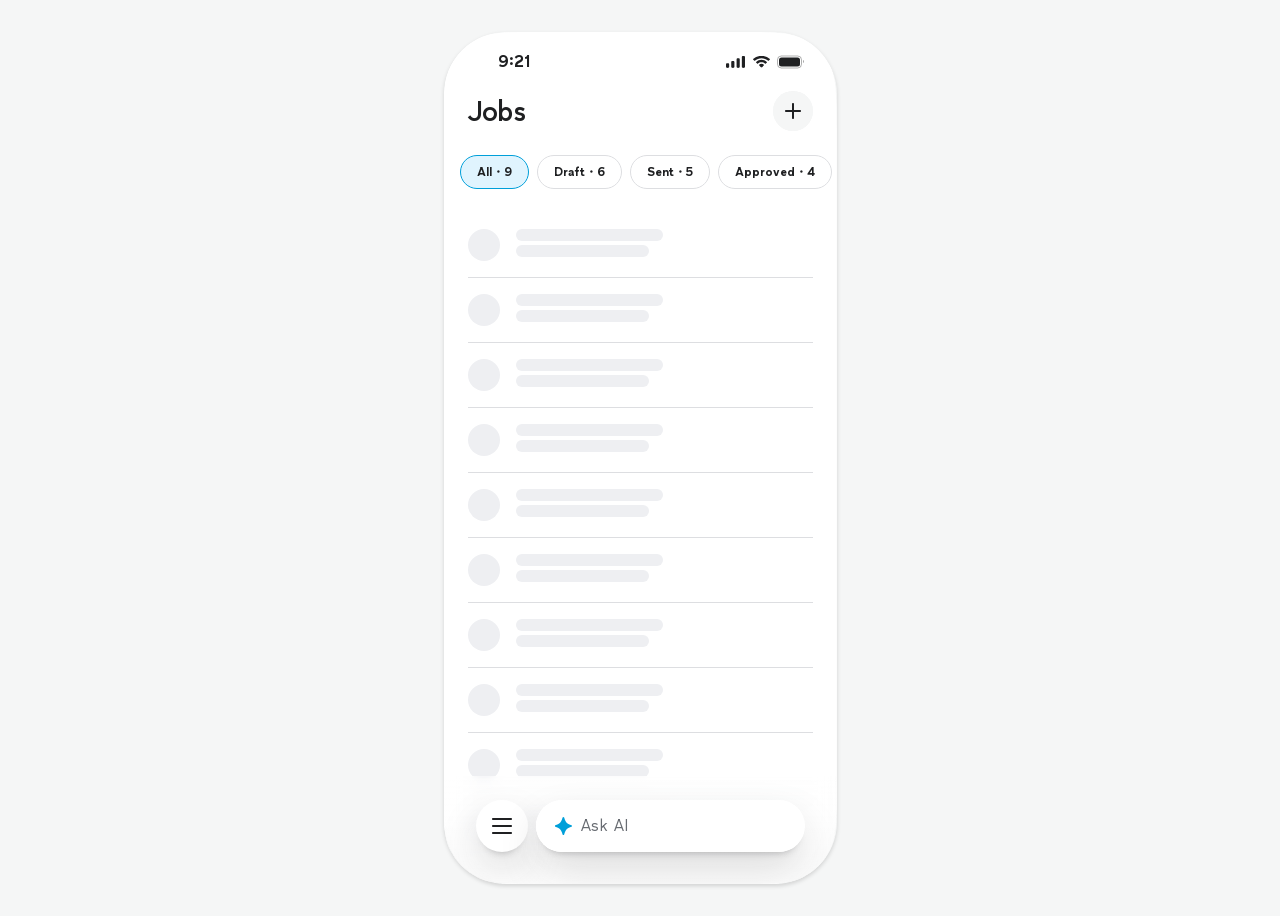
<file: side-navigation/index.html>
<!DOCTYPE html>
<html lang="en" data-pp-form-factor="native" data-pp-theme="light">
  <head>
    <meta charset="utf-8" />
    <meta name="viewport" content="width=device-width, initial-scale=1, viewport-fit=cover" />
    <title>Jobs — Side Navigation</title>
    <meta name="apple-mobile-web-app-capable" content="yes" />
    <!-- default, not black-translucent: translucent makes iOS size the web view
         to the screen minus the status bar while still anchoring it at the top,
         so the bottom of the screen is unreachable from the page. -->
    <meta name="apple-mobile-web-app-status-bar-style" content="default" />
    <meta name="apple-mobile-web-app-title" content="Jobs" />
    <link rel="manifest" href="../manifest.webmanifest" />
    <!-- data-pp-theme on the root element pins light in every browser and OS setting;
         there is no toggle. -->
    <link rel="stylesheet" href="../styles/fonts.css" />
    <link rel="stylesheet" href="../styles/pushpin.css" />
    <link rel="stylesheet" href="../styles/pushpin-device.css" />
    <link rel="stylesheet" href="app.css" />
  </head>
  <body>
    <div class="jobs-device">
    <div class="pp-device">
      <div
        class="pp-status-bar"
        aria-hidden="true"
        data-pp-component="Native / Status Bar"
        data-pp-variant="OS=iOS X [Dynamic Island], Dark Mode=False"
      >
        <p class="pp-status-bar__time">9:21</p>
        <div class="pp-status-bar__levels">
          <span class="pp-status-bar__glyph pp-status-bar__cellular"></span>
          <span class="pp-status-bar__glyph pp-status-bar__wifi"></span>
          <div class="pp-status-bar__battery"></div>
          <div class="pp-status-bar__battery-fill"></div>
          <span class="pp-status-bar__glyph pp-status-bar__battery-cap"></span>
        </div>
      </div>

      <!-- The global menu, under the screen. The screen slides right to
           reveal it; nav.js drives the slide. -->
      <nav class="side-menu" id="side-menu" aria-label="Main" inert data-pp-proposed="Pro / Side menu">
        <div class="side-menu__top">
          <div class="side-menu__header">
            <img class="side-menu__logo" src="../assets/logos/thumbtack.svg" width="140" height="19" alt="Thumbtack" draggable="false" />
          </div>
          <ul class="side-menu__list">
            <li>
              <button type="button" class="side-menu__item" data-page="jobs" aria-current="page" aria-label="Jobs, 1 alert">
                <span class="side-menu__glyph" aria-hidden="true">
                  <span class="side-menu__icon side-menu__icon--business"></span>
                  <span
                    class="side-menu__badge"
                    data-pp-component="Badge"
                    data-pp-variant="size=medium, type=count, theme=alert"
                  >1</span>
                </span>
                <span class="pp-body-1">Jobs</span>
              </button>
            </li>
            <li>
              <button type="button" class="side-menu__item" data-page="schedule">
                <span class="side-menu__icon side-menu__icon--schedule" aria-hidden="true"></span>
                <span class="pp-body-1">Schedule</span>
              </button>
            </li>
            <li>
              <button type="button" class="side-menu__item" data-page="get-paid">
                <span class="side-menu__icon side-menu__icon--money" aria-hidden="true"></span>
                <span class="pp-body-1">Payments</span>
              </button>
            </li>
            <li>
              <button type="button" class="side-menu__item" data-page="marketing">
                <span class="side-menu__icon side-menu__icon--marketing" aria-hidden="true"></span>
                <span class="pp-body-1">Marketing</span>
              </button>
            </li>
            <li>
              <button type="button" class="side-menu__item" data-page="customers">
                <span class="side-menu__icon side-menu__icon--customers" aria-hidden="true"></span>
                <span class="pp-body-1">Customers</span>
              </button>
            </li>
            <li>
              <button type="button" class="side-menu__item" data-page="settings">
                <span class="side-menu__icon side-menu__icon--settings" aria-hidden="true"></span>
                <span class="pp-body-1">Settings</span>
              </button>
            </li>
          </ul>
        </div>
        <div class="side-menu__footer">
          <button type="button" class="side-menu__profile" aria-label="Your profile">
            <img
              class="side-menu__avatar"
              src="../assets/images/pro-avatar.png"
              width="52"
              height="52"
              alt=""
              draggable="false"
              data-pp-component="Avatar"
              data-pp-variant="User=Pro, sise=small, isOnline=false, showBorder=false"
            />
          </button>
        </div>
      </nav>

      <div class="pp-screen jobs">
        <section class="jobs__page" data-page="jobs" aria-labelledby="page-jobs-title">
          <header class="jobs__header">
            <h1 class="pp-title-2 jobs__title" id="page-jobs-title">Jobs</h1>
            <div class="jobs__actions">
              <button
                type="button"
                class="jobs__action"
                aria-label="Create job"
                data-pp-component="Icon Button"
                data-pp-variant="theme=secondary"
              >
                <span class="jobs__action-icon jobs__action-icon--plus" aria-hidden="true"></span>
              </button>
            </div>
          </header>

          <div class="jobs__filters" role="group" aria-label="Filter by status">
            <button
              type="button"
              class="jobs__chip"
              aria-pressed="true"
              data-pp-component="Chip"
              data-pp-variant="isSelected=true"
            >
              All・9
            </button>
            <button
              type="button"
              class="jobs__chip"
              aria-pressed="false"
              data-pp-component="Chip"
              data-pp-variant="isSelected=false"
            >
              Draft・6
            </button>
            <button
              type="button"
              class="jobs__chip"
              aria-pressed="false"
              data-pp-component="Chip"
              data-pp-variant="isSelected=false"
            >
              Sent・5
            </button>
            <button
              type="button"
              class="jobs__chip"
              aria-pressed="false"
              data-pp-component="Chip"
              data-pp-variant="isSelected=false"
            >
              Approved・4
            </button>
            <button
              type="button"
              class="jobs__chip"
              aria-pressed="false"
              data-pp-component="Chip"
              data-pp-variant="isSelected=false"
            >
              Rejected・1
            </button>
          </div>

          <div class="pp-screen__body jobs__body">
            <ul class="jobs__list" data-pp-proposed="Pro / Job list row">
              <li class="jobs__row">
                <span
                  class="jobs__avatar"
                  aria-hidden="true"
                  data-pp-component="Avatar"
                  data-pp-variant="User=Customer, sise=xSmall, 👁️ initials=true"
                ></span>
                <div class="jobs__text" aria-hidden="true">
                  <p class="pp-title-6 jobs__slot"><span class="jobs__bone">Anaïs Ziae-Mohseni</span></p>
                  <p class="pp-body-2 jobs__slot"><span class="jobs__bone">Clogged drain repair</span></p>
                </div>
              </li>

              <li class="jobs__row">
                <span
                  class="jobs__avatar"
                  aria-hidden="true"
                  data-pp-component="Avatar"
                  data-pp-variant="User=Customer, sise=xSmall, 👁️ initials=true"
                ></span>
                <div class="jobs__text" aria-hidden="true">
                  <p class="pp-title-6 jobs__slot"><span class="jobs__bone">Anaïs Ziae-Mohseni</span></p>
                  <p class="pp-body-2 jobs__slot"><span class="jobs__bone">Clogged drain repair</span></p>
                </div>
              </li>

              <li class="jobs__row">
                <span
                  class="jobs__avatar"
                  aria-hidden="true"
                  data-pp-component="Avatar"
                  data-pp-variant="User=Customer, sise=xSmall, 👁️ initials=true"
                ></span>
                <div class="jobs__text" aria-hidden="true">
                  <p class="pp-title-6 jobs__slot"><span class="jobs__bone">Anaïs Ziae-Mohseni</span></p>
                  <p class="pp-body-2 jobs__slot"><span class="jobs__bone">Clogged drain repair</span></p>
                </div>
              </li>

              <li class="jobs__row">
                <span
                  class="jobs__avatar"
                  aria-hidden="true"
                  data-pp-component="Avatar"
                  data-pp-variant="User=Customer, sise=xSmall, 👁️ initials=true"
                ></span>
                <div class="jobs__text" aria-hidden="true">
                  <p class="pp-title-6 jobs__slot"><span class="jobs__bone">Anaïs Ziae-Mohseni</span></p>
                  <p class="pp-body-2 jobs__slot"><span class="jobs__bone">Clogged drain repair</span></p>
                </div>
              </li>

              <li class="jobs__row">
                <span
                  class="jobs__avatar"
                  aria-hidden="true"
                  data-pp-component="Avatar"
                  data-pp-variant="User=Customer, sise=xSmall, 👁️ initials=true"
                ></span>
                <div class="jobs__text" aria-hidden="true">
                  <p class="pp-title-6 jobs__slot"><span class="jobs__bone">Anaïs Ziae-Mohseni</span></p>
                  <p class="pp-body-2 jobs__slot"><span class="jobs__bone">Clogged drain repair</span></p>
                </div>
              </li>

              <li class="jobs__row">
                <span
                  class="jobs__avatar"
                  aria-hidden="true"
                  data-pp-component="Avatar"
                  data-pp-variant="User=Customer, sise=xSmall, 👁️ initials=true"
                ></span>
                <div class="jobs__text" aria-hidden="true">
                  <p class="pp-title-6 jobs__slot"><span class="jobs__bone">Anaïs Ziae-Mohseni</span></p>
                  <p class="pp-body-2 jobs__slot"><span class="jobs__bone">Clogged drain repair</span></p>
                </div>
              </li>

              <li class="jobs__row">
                <span
                  class="jobs__avatar"
                  aria-hidden="true"
                  data-pp-component="Avatar"
                  data-pp-variant="User=Customer, sise=xSmall, 👁️ initials=true"
                ></span>
                <div class="jobs__text" aria-hidden="true">
                  <p class="pp-title-6 jobs__slot"><span class="jobs__bone">Anaïs Ziae-Mohseni</span></p>
                  <p class="pp-body-2 jobs__slot"><span class="jobs__bone">Clogged drain repair</span></p>
                </div>
              </li>

              <li class="jobs__row">
                <span
                  class="jobs__avatar"
                  aria-hidden="true"
                  data-pp-component="Avatar"
                  data-pp-variant="User=Customer, sise=xSmall, 👁️ initials=true"
                ></span>
                <div class="jobs__text" aria-hidden="true">
                  <p class="pp-title-6 jobs__slot"><span class="jobs__bone">Anaïs Ziae-Mohseni</span></p>
                  <p class="pp-body-2 jobs__slot"><span class="jobs__bone">Clogged drain repair</span></p>
                </div>
              </li>

              <li class="jobs__row">
                <span
                  class="jobs__avatar"
                  aria-hidden="true"
                  data-pp-component="Avatar"
                  data-pp-variant="User=Customer, sise=xSmall, 👁️ initials=true"
                ></span>
                <div class="jobs__text" aria-hidden="true">
                  <p class="pp-title-6 jobs__slot"><span class="jobs__bone">Anaïs Ziae-Mohseni</span></p>
                  <p class="pp-body-2 jobs__slot"><span class="jobs__bone">Clogged drain repair</span></p>
                </div>
              </li>

              <li class="jobs__row">
                <span
                  class="jobs__avatar"
                  aria-hidden="true"
                  data-pp-component="Avatar"
                  data-pp-variant="User=Customer, sise=xSmall, 👁️ initials=true"
                ></span>
                <div class="jobs__text" aria-hidden="true">
                  <p class="pp-title-6 jobs__slot"><span class="jobs__bone">Anaïs Ziae-Mohseni</span></p>
                  <p class="pp-body-2 jobs__slot"><span class="jobs__bone">Clogged drain repair</span></p>
                </div>
              </li>
            </ul>
          </div>
        </section>

        <section class="jobs__page" data-page="schedule" aria-labelledby="page-schedule-title" hidden>
          <header class="jobs__header">
            <h1 class="pp-title-2 jobs__title" id="page-schedule-title">Schedule</h1>
            <div class="jobs__actions">
              <button
                type="button"
                class="jobs__action jobs__action--today"
                aria-label="Go to today"
                data-pp-component="Icon Button"
                data-pp-variant="theme=secondary"
              >
                <span class="jobs__action-icon jobs__action-icon--today" aria-hidden="true"></span>
              </button>
              <button
                type="button"
                class="jobs__action"
                aria-label="Create appointment"
                data-pp-component="Icon Button"
                data-pp-variant="theme=secondary"
              >
                <span class="jobs__action-icon jobs__action-icon--plus" aria-hidden="true"></span>
              </button>
            </div>
          </header>

          <div
            class="jobs__week"
            role="group"
            aria-label="Pick a day"
            data-pp-proposed="Pro / Week strip"
          ></div>
        </section>

        <section class="jobs__page" data-page="get-paid" aria-labelledby="page-get-paid-title" hidden>
          <header class="jobs__header">
            <h1 class="pp-title-2 jobs__title" id="page-get-paid-title">Payments</h1>
            <div class="jobs__actions">
              <button
                type="button"
                class="jobs__action"
                aria-label="Request payment"
                data-pp-component="Icon Button"
                data-pp-variant="theme=secondary"
              >
                <span class="jobs__action-icon jobs__action-icon--plus" aria-hidden="true"></span>
              </button>
            </div>
          </header>
        </section>

        <section class="jobs__page" data-page="quotes" aria-labelledby="page-quotes-title" hidden>
          <header class="jobs__header">
            <h1 class="pp-title-2 jobs__title" id="page-quotes-title">Quotes</h1>
            <div class="jobs__actions">
              <button
                type="button"
                class="jobs__action"
                aria-label="Create quote"
                data-pp-component="Icon Button"
                data-pp-variant="theme=secondary"
              >
                <span class="jobs__action-icon jobs__action-icon--plus" aria-hidden="true"></span>
              </button>
            </div>
          </header>

          <div class="jobs__filters" role="group" aria-label="Filter by status">
            <button
              type="button"
              class="jobs__chip"
              aria-pressed="true"
              data-pp-component="Chip"
              data-pp-variant="isSelected=true"
            >
              All・9
            </button>
            <button
              type="button"
              class="jobs__chip"
              aria-pressed="false"
              data-pp-component="Chip"
              data-pp-variant="isSelected=false"
            >
              Draft・6
            </button>
            <button
              type="button"
              class="jobs__chip"
              aria-pressed="false"
              data-pp-component="Chip"
              data-pp-variant="isSelected=false"
            >
              Sent・5
            </button>
            <button
              type="button"
              class="jobs__chip"
              aria-pressed="false"
              data-pp-component="Chip"
              data-pp-variant="isSelected=false"
            >
              Approved・4
            </button>
            <button
              type="button"
              class="jobs__chip"
              aria-pressed="false"
              data-pp-component="Chip"
              data-pp-variant="isSelected=false"
            >
              Rejected・1
            </button>
          </div>

          <div class="pp-screen__body jobs__body">
            <ul class="jobs__list" data-pp-proposed="Pro / Job list row">
              <li class="jobs__row">
                <span
                  class="jobs__avatar"
                  aria-hidden="true"
                  data-pp-component="Avatar"
                  data-pp-variant="User=Customer, sise=xSmall, 👁️ initials=true"
                ></span>
                <div class="jobs__text" aria-hidden="true">
                  <p class="pp-title-6 jobs__slot"><span class="jobs__bone">Anaïs Ziae-Mohseni</span></p>
                  <p class="pp-body-2 jobs__slot"><span class="jobs__bone">Clogged drain repair</span></p>
                </div>
              </li>

              <li class="jobs__row">
                <span
                  class="jobs__avatar"
                  aria-hidden="true"
                  data-pp-component="Avatar"
                  data-pp-variant="User=Customer, sise=xSmall, 👁️ initials=true"
                ></span>
                <div class="jobs__text" aria-hidden="true">
                  <p class="pp-title-6 jobs__slot"><span class="jobs__bone">Anaïs Ziae-Mohseni</span></p>
                  <p class="pp-body-2 jobs__slot"><span class="jobs__bone">Clogged drain repair</span></p>
                </div>
              </li>

              <li class="jobs__row">
                <span
                  class="jobs__avatar"
                  aria-hidden="true"
                  data-pp-component="Avatar"
                  data-pp-variant="User=Customer, sise=xSmall, 👁️ initials=true"
                ></span>
                <div class="jobs__text" aria-hidden="true">
                  <p class="pp-title-6 jobs__slot"><span class="jobs__bone">Anaïs Ziae-Mohseni</span></p>
                  <p class="pp-body-2 jobs__slot"><span class="jobs__bone">Clogged drain repair</span></p>
                </div>
              </li>

              <li class="jobs__row">
                <span
                  class="jobs__avatar"
                  aria-hidden="true"
                  data-pp-component="Avatar"
                  data-pp-variant="User=Customer, sise=xSmall, 👁️ initials=true"
                ></span>
                <div class="jobs__text" aria-hidden="true">
                  <p class="pp-title-6 jobs__slot"><span class="jobs__bone">Anaïs Ziae-Mohseni</span></p>
                  <p class="pp-body-2 jobs__slot"><span class="jobs__bone">Clogged drain repair</span></p>
                </div>
              </li>

              <li class="jobs__row">
                <span
                  class="jobs__avatar"
                  aria-hidden="true"
                  data-pp-component="Avatar"
                  data-pp-variant="User=Customer, sise=xSmall, 👁️ initials=true"
                ></span>
                <div class="jobs__text" aria-hidden="true">
                  <p class="pp-title-6 jobs__slot"><span class="jobs__bone">Anaïs Ziae-Mohseni</span></p>
                  <p class="pp-body-2 jobs__slot"><span class="jobs__bone">Clogged drain repair</span></p>
                </div>
              </li>

              <li class="jobs__row">
                <span
                  class="jobs__avatar"
                  aria-hidden="true"
                  data-pp-component="Avatar"
                  data-pp-variant="User=Customer, sise=xSmall, 👁️ initials=true"
                ></span>
                <div class="jobs__text" aria-hidden="true">
                  <p class="pp-title-6 jobs__slot"><span class="jobs__bone">Anaïs Ziae-Mohseni</span></p>
                  <p class="pp-body-2 jobs__slot"><span class="jobs__bone">Clogged drain repair</span></p>
                </div>
              </li>

              <li class="jobs__row">
                <span
                  class="jobs__avatar"
                  aria-hidden="true"
                  data-pp-component="Avatar"
                  data-pp-variant="User=Customer, sise=xSmall, 👁️ initials=true"
                ></span>
                <div class="jobs__text" aria-hidden="true">
                  <p class="pp-title-6 jobs__slot"><span class="jobs__bone">Anaïs Ziae-Mohseni</span></p>
                  <p class="pp-body-2 jobs__slot"><span class="jobs__bone">Clogged drain repair</span></p>
                </div>
              </li>

              <li class="jobs__row">
                <span
                  class="jobs__avatar"
                  aria-hidden="true"
                  data-pp-component="Avatar"
                  data-pp-variant="User=Customer, sise=xSmall, 👁️ initials=true"
                ></span>
                <div class="jobs__text" aria-hidden="true">
                  <p class="pp-title-6 jobs__slot"><span class="jobs__bone">Anaïs Ziae-Mohseni</span></p>
                  <p class="pp-body-2 jobs__slot"><span class="jobs__bone">Clogged drain repair</span></p>
                </div>
              </li>

              <li class="jobs__row">
                <span
                  class="jobs__avatar"
                  aria-hidden="true"
                  data-pp-component="Avatar"
                  data-pp-variant="User=Customer, sise=xSmall, 👁️ initials=true"
                ></span>
                <div class="jobs__text" aria-hidden="true">
                  <p class="pp-title-6 jobs__slot"><span class="jobs__bone">Anaïs Ziae-Mohseni</span></p>
                  <p class="pp-body-2 jobs__slot"><span class="jobs__bone">Clogged drain repair</span></p>
                </div>
              </li>

              <li class="jobs__row">
                <span
                  class="jobs__avatar"
                  aria-hidden="true"
                  data-pp-component="Avatar"
                  data-pp-variant="User=Customer, sise=xSmall, 👁️ initials=true"
                ></span>
                <div class="jobs__text" aria-hidden="true">
                  <p class="pp-title-6 jobs__slot"><span class="jobs__bone">Anaïs Ziae-Mohseni</span></p>
                  <p class="pp-body-2 jobs__slot"><span class="jobs__bone">Clogged drain repair</span></p>
                </div>
              </li>
            </ul>
          </div>
        </section>

        <section class="jobs__page" data-page="invoices" aria-labelledby="page-invoices-title" hidden>
          <header class="jobs__header">
            <h1 class="pp-title-2 jobs__title" id="page-invoices-title">Invoices</h1>
            <div class="jobs__actions">
              <button
                type="button"
                class="jobs__action"
                aria-label="Create invoice"
                data-pp-component="Icon Button"
                data-pp-variant="theme=secondary"
              >
                <span class="jobs__action-icon jobs__action-icon--plus" aria-hidden="true"></span>
              </button>
            </div>
          </header>

          <div class="jobs__filters" role="group" aria-label="Filter by status">
            <button
              type="button"
              class="jobs__chip"
              aria-pressed="true"
              data-pp-component="Chip"
              data-pp-variant="isSelected=true"
            >
              All・9
            </button>
            <button
              type="button"
              class="jobs__chip"
              aria-pressed="false"
              data-pp-component="Chip"
              data-pp-variant="isSelected=false"
            >
              Draft・6
            </button>
            <button
              type="button"
              class="jobs__chip"
              aria-pressed="false"
              data-pp-component="Chip"
              data-pp-variant="isSelected=false"
            >
              Sent・5
            </button>
            <button
              type="button"
              class="jobs__chip"
              aria-pressed="false"
              data-pp-component="Chip"
              data-pp-variant="isSelected=false"
            >
              Approved・4
            </button>
            <button
              type="button"
              class="jobs__chip"
              aria-pressed="false"
              data-pp-component="Chip"
              data-pp-variant="isSelected=false"
            >
              Rejected・1
            </button>
          </div>

          <div class="pp-screen__body jobs__body">
            <ul class="jobs__list" data-pp-proposed="Pro / Job list row">
              <li class="jobs__row">
                <span
                  class="jobs__avatar"
                  aria-hidden="true"
                  data-pp-component="Avatar"
                  data-pp-variant="User=Customer, sise=xSmall, 👁️ initials=true"
                ></span>
                <div class="jobs__text" aria-hidden="true">
                  <p class="pp-title-6 jobs__slot"><span class="jobs__bone">Anaïs Ziae-Mohseni</span></p>
                  <p class="pp-body-2 jobs__slot"><span class="jobs__bone">Clogged drain repair</span></p>
                </div>
              </li>

              <li class="jobs__row">
                <span
                  class="jobs__avatar"
                  aria-hidden="true"
                  data-pp-component="Avatar"
                  data-pp-variant="User=Customer, sise=xSmall, 👁️ initials=true"
                ></span>
                <div class="jobs__text" aria-hidden="true">
                  <p class="pp-title-6 jobs__slot"><span class="jobs__bone">Anaïs Ziae-Mohseni</span></p>
                  <p class="pp-body-2 jobs__slot"><span class="jobs__bone">Clogged drain repair</span></p>
                </div>
              </li>

              <li class="jobs__row">
                <span
                  class="jobs__avatar"
                  aria-hidden="true"
                  data-pp-component="Avatar"
                  data-pp-variant="User=Customer, sise=xSmall, 👁️ initials=true"
                ></span>
                <div class="jobs__text" aria-hidden="true">
                  <p class="pp-title-6 jobs__slot"><span class="jobs__bone">Anaïs Ziae-Mohseni</span></p>
                  <p class="pp-body-2 jobs__slot"><span class="jobs__bone">Clogged drain repair</span></p>
                </div>
              </li>

              <li class="jobs__row">
                <span
                  class="jobs__avatar"
                  aria-hidden="true"
                  data-pp-component="Avatar"
                  data-pp-variant="User=Customer, sise=xSmall, 👁️ initials=true"
                ></span>
                <div class="jobs__text" aria-hidden="true">
                  <p class="pp-title-6 jobs__slot"><span class="jobs__bone">Anaïs Ziae-Mohseni</span></p>
                  <p class="pp-body-2 jobs__slot"><span class="jobs__bone">Clogged drain repair</span></p>
                </div>
              </li>

              <li class="jobs__row">
                <span
                  class="jobs__avatar"
                  aria-hidden="true"
                  data-pp-component="Avatar"
                  data-pp-variant="User=Customer, sise=xSmall, 👁️ initials=true"
                ></span>
                <div class="jobs__text" aria-hidden="true">
                  <p class="pp-title-6 jobs__slot"><span class="jobs__bone">Anaïs Ziae-Mohseni</span></p>
                  <p class="pp-body-2 jobs__slot"><span class="jobs__bone">Clogged drain repair</span></p>
                </div>
              </li>

              <li class="jobs__row">
                <span
                  class="jobs__avatar"
                  aria-hidden="true"
                  data-pp-component="Avatar"
                  data-pp-variant="User=Customer, sise=xSmall, 👁️ initials=true"
                ></span>
                <div class="jobs__text" aria-hidden="true">
                  <p class="pp-title-6 jobs__slot"><span class="jobs__bone">Anaïs Ziae-Mohseni</span></p>
                  <p class="pp-body-2 jobs__slot"><span class="jobs__bone">Clogged drain repair</span></p>
                </div>
              </li>

              <li class="jobs__row">
                <span
                  class="jobs__avatar"
                  aria-hidden="true"
                  data-pp-component="Avatar"
                  data-pp-variant="User=Customer, sise=xSmall, 👁️ initials=true"
                ></span>
                <div class="jobs__text" aria-hidden="true">
                  <p class="pp-title-6 jobs__slot"><span class="jobs__bone">Anaïs Ziae-Mohseni</span></p>
                  <p class="pp-body-2 jobs__slot"><span class="jobs__bone">Clogged drain repair</span></p>
                </div>
              </li>

              <li class="jobs__row">
                <span
                  class="jobs__avatar"
                  aria-hidden="true"
                  data-pp-component="Avatar"
                  data-pp-variant="User=Customer, sise=xSmall, 👁️ initials=true"
                ></span>
                <div class="jobs__text" aria-hidden="true">
                  <p class="pp-title-6 jobs__slot"><span class="jobs__bone">Anaïs Ziae-Mohseni</span></p>
                  <p class="pp-body-2 jobs__slot"><span class="jobs__bone">Clogged drain repair</span></p>
                </div>
              </li>

              <li class="jobs__row">
                <span
                  class="jobs__avatar"
                  aria-hidden="true"
                  data-pp-component="Avatar"
                  data-pp-variant="User=Customer, sise=xSmall, 👁️ initials=true"
                ></span>
                <div class="jobs__text" aria-hidden="true">
                  <p class="pp-title-6 jobs__slot"><span class="jobs__bone">Anaïs Ziae-Mohseni</span></p>
                  <p class="pp-body-2 jobs__slot"><span class="jobs__bone">Clogged drain repair</span></p>
                </div>
              </li>

              <li class="jobs__row">
                <span
                  class="jobs__avatar"
                  aria-hidden="true"
                  data-pp-component="Avatar"
                  data-pp-variant="User=Customer, sise=xSmall, 👁️ initials=true"
                ></span>
                <div class="jobs__text" aria-hidden="true">
                  <p class="pp-title-6 jobs__slot"><span class="jobs__bone">Anaïs Ziae-Mohseni</span></p>
                  <p class="pp-body-2 jobs__slot"><span class="jobs__bone">Clogged drain repair</span></p>
                </div>
              </li>
            </ul>
          </div>
        </section>

        <section class="jobs__page" data-page="marketing" aria-labelledby="page-marketing-title" hidden>
          <header class="jobs__header">
            <h1 class="pp-title-2 jobs__title" id="page-marketing-title">Marketing</h1>
            <div class="jobs__actions">
              <button
                type="button"
                class="jobs__action"
                aria-label="Create campaign"
                data-pp-component="Icon Button"
                data-pp-variant="theme=secondary"
              >
                <span class="jobs__action-icon jobs__action-icon--plus" aria-hidden="true"></span>
              </button>
            </div>
          </header>
        </section>

        <section class="jobs__page" data-page="customers" aria-labelledby="page-customers-title" hidden>
          <header class="jobs__header">
            <h1 class="pp-title-2 jobs__title" id="page-customers-title">Customers</h1>
            <div class="jobs__actions">
              <button
                type="button"
                class="jobs__action"
                aria-label="Add customer"
                data-pp-component="Icon Button"
                data-pp-variant="theme=secondary"
              >
                <span class="jobs__action-icon jobs__action-icon--plus" aria-hidden="true"></span>
              </button>
            </div>
          </header>

          <div class="pp-screen__body jobs__body">
            <ul class="jobs__list" data-pp-proposed="Pro / Job list row">
              <li class="jobs__row">
                <span
                  class="jobs__avatar"
                  aria-hidden="true"
                  data-pp-component="Avatar"
                  data-pp-variant="User=Customer, sise=xSmall, 👁️ initials=true"
                ></span>
                <div class="jobs__text" aria-hidden="true">
                  <p class="pp-title-6 jobs__slot"><span class="jobs__bone">Anaïs Ziae-Mohseni</span></p>
                  <p class="pp-body-2 jobs__slot"><span class="jobs__bone">Clogged drain repair</span></p>
                </div>
              </li>

              <li class="jobs__row">
                <span
                  class="jobs__avatar"
                  aria-hidden="true"
                  data-pp-component="Avatar"
                  data-pp-variant="User=Customer, sise=xSmall, 👁️ initials=true"
                ></span>
                <div class="jobs__text" aria-hidden="true">
                  <p class="pp-title-6 jobs__slot"><span class="jobs__bone">Anaïs Ziae-Mohseni</span></p>
                  <p class="pp-body-2 jobs__slot"><span class="jobs__bone">Clogged drain repair</span></p>
                </div>
              </li>

              <li class="jobs__row">
                <span
                  class="jobs__avatar"
                  aria-hidden="true"
                  data-pp-component="Avatar"
                  data-pp-variant="User=Customer, sise=xSmall, 👁️ initials=true"
                ></span>
                <div class="jobs__text" aria-hidden="true">
                  <p class="pp-title-6 jobs__slot"><span class="jobs__bone">Anaïs Ziae-Mohseni</span></p>
                  <p class="pp-body-2 jobs__slot"><span class="jobs__bone">Clogged drain repair</span></p>
                </div>
              </li>

              <li class="jobs__row">
                <span
                  class="jobs__avatar"
                  aria-hidden="true"
                  data-pp-component="Avatar"
                  data-pp-variant="User=Customer, sise=xSmall, 👁️ initials=true"
                ></span>
                <div class="jobs__text" aria-hidden="true">
                  <p class="pp-title-6 jobs__slot"><span class="jobs__bone">Anaïs Ziae-Mohseni</span></p>
                  <p class="pp-body-2 jobs__slot"><span class="jobs__bone">Clogged drain repair</span></p>
                </div>
              </li>

              <li class="jobs__row">
                <span
                  class="jobs__avatar"
                  aria-hidden="true"
                  data-pp-component="Avatar"
                  data-pp-variant="User=Customer, sise=xSmall, 👁️ initials=true"
                ></span>
                <div class="jobs__text" aria-hidden="true">
                  <p class="pp-title-6 jobs__slot"><span class="jobs__bone">Anaïs Ziae-Mohseni</span></p>
                  <p class="pp-body-2 jobs__slot"><span class="jobs__bone">Clogged drain repair</span></p>
                </div>
              </li>

              <li class="jobs__row">
                <span
                  class="jobs__avatar"
                  aria-hidden="true"
                  data-pp-component="Avatar"
                  data-pp-variant="User=Customer, sise=xSmall, 👁️ initials=true"
                ></span>
                <div class="jobs__text" aria-hidden="true">
                  <p class="pp-title-6 jobs__slot"><span class="jobs__bone">Anaïs Ziae-Mohseni</span></p>
                  <p class="pp-body-2 jobs__slot"><span class="jobs__bone">Clogged drain repair</span></p>
                </div>
              </li>

              <li class="jobs__row">
                <span
                  class="jobs__avatar"
                  aria-hidden="true"
                  data-pp-component="Avatar"
                  data-pp-variant="User=Customer, sise=xSmall, 👁️ initials=true"
                ></span>
                <div class="jobs__text" aria-hidden="true">
                  <p class="pp-title-6 jobs__slot"><span class="jobs__bone">Anaïs Ziae-Mohseni</span></p>
                  <p class="pp-body-2 jobs__slot"><span class="jobs__bone">Clogged drain repair</span></p>
                </div>
              </li>

              <li class="jobs__row">
                <span
                  class="jobs__avatar"
                  aria-hidden="true"
                  data-pp-component="Avatar"
                  data-pp-variant="User=Customer, sise=xSmall, 👁️ initials=true"
                ></span>
                <div class="jobs__text" aria-hidden="true">
                  <p class="pp-title-6 jobs__slot"><span class="jobs__bone">Anaïs Ziae-Mohseni</span></p>
                  <p class="pp-body-2 jobs__slot"><span class="jobs__bone">Clogged drain repair</span></p>
                </div>
              </li>

              <li class="jobs__row">
                <span
                  class="jobs__avatar"
                  aria-hidden="true"
                  data-pp-component="Avatar"
                  data-pp-variant="User=Customer, sise=xSmall, 👁️ initials=true"
                ></span>
                <div class="jobs__text" aria-hidden="true">
                  <p class="pp-title-6 jobs__slot"><span class="jobs__bone">Anaïs Ziae-Mohseni</span></p>
                  <p class="pp-body-2 jobs__slot"><span class="jobs__bone">Clogged drain repair</span></p>
                </div>
              </li>

              <li class="jobs__row">
                <span
                  class="jobs__avatar"
                  aria-hidden="true"
                  data-pp-component="Avatar"
                  data-pp-variant="User=Customer, sise=xSmall, 👁️ initials=true"
                ></span>
                <div class="jobs__text" aria-hidden="true">
                  <p class="pp-title-6 jobs__slot"><span class="jobs__bone">Anaïs Ziae-Mohseni</span></p>
                  <p class="pp-body-2 jobs__slot"><span class="jobs__bone">Clogged drain repair</span></p>
                </div>
              </li>
            </ul>
          </div>
        </section>

        <section class="jobs__page" data-page="settings" aria-labelledby="page-settings-title" hidden>
          <header class="jobs__header">
            <h1 class="pp-title-2 jobs__title" id="page-settings-title">Settings</h1>
          </header>
        </section>

        <div class="jobs__tabbar" data-state="nav" data-pp-proposed="Pro / Floating bottom nav">
          <div class="jobs__scrim" aria-hidden="true">
            <div class="jobs__scrim-blur"></div>
            <div class="jobs__scrim-blur"></div>
            <div class="jobs__scrim-blur"></div>
            <div class="jobs__scrim-blur"></div>
            <div class="jobs__scrim-blur"></div>
            <div class="jobs__scrim-wash"></div>
          </div>
          <div class="jobs__ai-scrim" aria-hidden="true"></div>
          <div class="jobs__shelf">
            <button
              type="button"
              class="jobs__menu-button"
              aria-label="Menu"
              aria-expanded="false"
              aria-controls="side-menu"
              data-pp-component="Icon Button"
              data-pp-variant="theme=secondary"
            >
              <span class="jobs__menu-button-icon" aria-hidden="true"></span>
            </button>
          </div>
          <div class="jobs__field">
            <!-- The shade casts the shadow from a clipped fill of its own, the
                 surface is the painted layer, both clipped to the same curve. The
                 shadow cannot sit on the field: a clip cuts an element's own
                 shadow, and a filter on a subtree holding the waves' canvas is
                 one WebKit stops rendering once the canvas has composited. -->
            <div class="jobs__shade" aria-hidden="true"><div class="jobs__shade-fill"></div></div>
            <div class="jobs__surface" aria-hidden="true">
              <div class="jobs__waves" data-pp-proposed="Pro / Voice waves">
                <canvas class="jobs__waves-canvas"></canvas>
              </div>
            </div>
            <span class="jobs__spark" aria-hidden="true"></span>
            <span class="jobs__plus" aria-hidden="true"></span>
            <input
              class="pp-body-1 jobs__input"
              type="text"
              placeholder="Ask AI"
              aria-label="Ask AI"
              data-pp-proposed="Pro / Assistant field"
            />
            <!-- The resting bar's label, which nav.js cycles through the
                 suggestions. -->
            <span class="pp-body-1 jobs__hint" aria-hidden="true">Ask AI</span>
            <button
              type="button"
              class="jobs__voice"
              aria-label="Speak instead"
              data-pp-component="Icon Button"
              data-pp-variant="theme=primary, size=large"
            >
              <span class="jobs__voice-icon" aria-hidden="true"></span>
              <span class="jobs__voice-icon jobs__voice-icon--send" aria-hidden="true"></span>
            </button>
            <!-- At rest the bar's whole face is the hit target; it steps aside
                 once the field is open. -->
            <button
              type="button"
              class="jobs__fab"
              aria-label="Ask the assistant"
              data-pp-proposed="Pro / AI assistant bar"
            ></button>
            <div class="jobs__talk" data-pp-proposed="Pro / Voice panel" data-pp-theme="dark" hidden>
              <div class="jobs__talk-row jobs__talk-row--top">
                <button type="button" class="jobs__talk-button" aria-label="Expand" data-pp-component="Icon Button" data-pp-variant="theme=secondary, size=large">
                  <span class="jobs__talk-icon jobs__talk-icon--expand" aria-hidden="true"></span>
                </button>
              </div>
              <p class="pp-body-2 jobs__talk-caption">Tell me what you’d like to do. Speak naturally.</p>
              <div class="jobs__talk-row">
                <div class="jobs__talk-group">
                  <button type="button" class="jobs__talk-button jobs__talk-button--mic" aria-label="Mute" aria-pressed="false" data-pp-component="Icon Button" data-pp-variant="theme=secondary, size=large">
                    <span class="jobs__talk-icon jobs__talk-icon--mic" aria-hidden="true"></span>
                    <span class="jobs__talk-icon jobs__talk-icon--mic-off" aria-hidden="true"></span>
                  </button>
                  <button type="button" class="jobs__talk-button" aria-label="Type instead" data-pp-component="Icon Button" data-pp-variant="theme=secondary, size=large">
                    <span class="jobs__talk-icon jobs__talk-icon--keyboard" aria-hidden="true"></span>
                  </button>
                </div>
                <button type="button" class="jobs__talk-button jobs__talk-button--close" aria-label="Stop listening" data-pp-component="Icon Button" data-pp-variant="theme=primary, size=large">
                  <span class="jobs__talk-icon jobs__talk-icon--close" aria-hidden="true"></span>
                </button>
              </div>
            </div>
          </div>
          <button type="button" class="jobs__close" aria-label="Close" data-pp-component="Icon Button" data-pp-variant="theme=secondary, size=large">
            <span class="jobs__close-icon" aria-hidden="true"></span>
          </button>
          <!-- Filled by nav.js with the current page's suggestions when the
               assistant opens. -->
          <div class="jobs__prompts" role="group" aria-label="Suggested prompts" data-pp-proposed="Pro / AI assistant suggestions"></div>
        </div>
      </div>
      <!-- Rides with the screen while the menu is out: dims it, and takes the
           tap or drag that closes the menu, since the screen itself is inert. -->
      <button type="button" class="side-cover" aria-label="Close menu" tabindex="-1"></button>
    </div>
    </div>
    <script src="../speed.js" data-pp-devtool></script>
    <script src="../concepts.js" data-pp-devtool></script>
    <script src="nav.js"></script>
    <script src="../schedule.js"></script>
    <script src="waves.js"></script>
  </body>
</html>
</file>
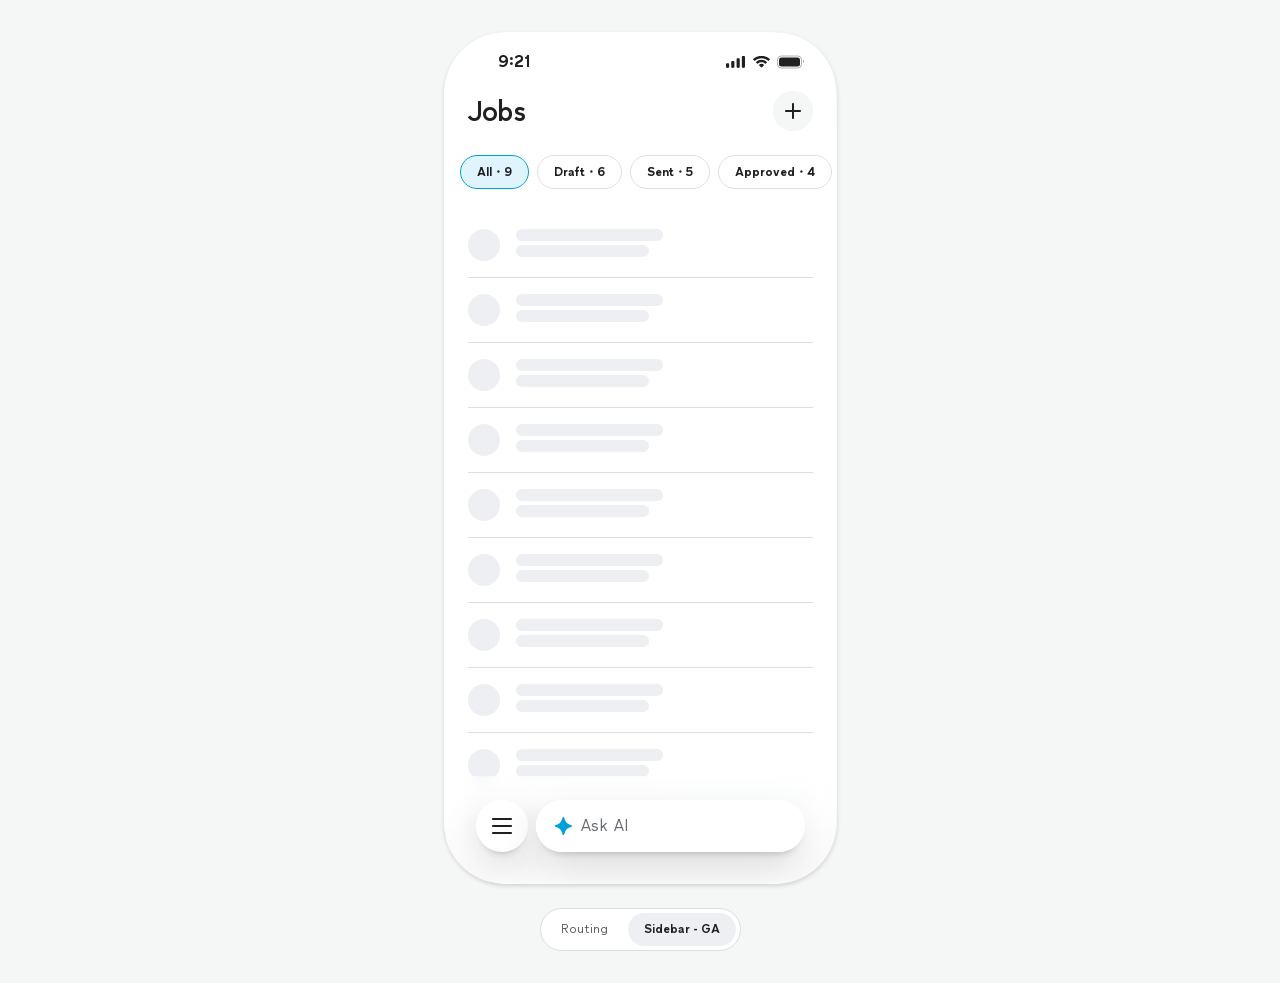
<file: sidebar-ga/index.html>
<!DOCTYPE html>
<html lang="en" data-pp-form-factor="native" data-pp-theme="light">
  <head>
    <meta charset="utf-8" />
    <meta name="viewport" content="width=device-width, initial-scale=1, viewport-fit=cover" />
    <title>Jobs — Sidebar - GA</title>
    <meta name="apple-mobile-web-app-capable" content="yes" />
    <!-- default, not black-translucent: translucent makes iOS size the web view
         to the screen minus the status bar while still anchoring it at the top,
         so the bottom of the screen is unreachable from the page. -->
    <meta name="apple-mobile-web-app-status-bar-style" content="default" />
    <meta name="apple-mobile-web-app-title" content="Jobs" />
    <link rel="manifest" href="../manifest.webmanifest" />
    <!-- data-pp-theme on the root element pins light in every browser and OS setting;
         there is no toggle. -->
    <link rel="stylesheet" href="../styles/fonts.css" />
    <link rel="stylesheet" href="../styles/pushpin.css" />
    <link rel="stylesheet" href="../styles/pushpin-device.css" />
    <link rel="stylesheet" href="app.css" />
  </head>
  <body>
    <div class="jobs-device">
    <div class="pp-device">
      <div
        class="pp-status-bar"
        aria-hidden="true"
        data-pp-component="Native / Status Bar"
        data-pp-variant="OS=iOS X [Dynamic Island], Dark Mode=False"
      >
        <p class="pp-status-bar__time">9:21</p>
        <div class="pp-status-bar__levels">
          <span class="pp-status-bar__glyph pp-status-bar__cellular"></span>
          <span class="pp-status-bar__glyph pp-status-bar__wifi"></span>
          <div class="pp-status-bar__battery"></div>
          <div class="pp-status-bar__battery-fill"></div>
          <span class="pp-status-bar__glyph pp-status-bar__battery-cap"></span>
        </div>
      </div>

      <!-- The global menu, under the screen. The screen slides right to
           reveal it; nav.js drives the slide. -->
      <nav class="side-menu" id="side-menu" aria-label="Main" inert data-pp-proposed="Pro / Side menu">
        <div class="side-menu__top">
          <div class="side-menu__header">
            <img class="side-menu__logo" src="../assets/logos/thumbtack.svg" width="140" height="19" alt="Thumbtack" draggable="false" />
          </div>
          <ul class="side-menu__list">
            <li>
              <button type="button" class="side-menu__item" data-page="jobs" aria-current="page" aria-label="Jobs, 1 alert">
                <span class="side-menu__glyph" aria-hidden="true">
                  <span class="side-menu__icon side-menu__icon--business"></span>
                  <span
                    class="side-menu__badge"
                    data-pp-component="Badge"
                    data-pp-variant="size=medium, type=count, theme=alert"
                  >1</span>
                </span>
                <span class="pp-body-1">Jobs</span>
              </button>
            </li>
            <li>
              <button type="button" class="side-menu__item" data-page="schedule">
                <span class="side-menu__icon side-menu__icon--schedule" aria-hidden="true"></span>
                <span class="pp-body-1">Schedule</span>
              </button>
            </li>
            <li>
              <button type="button" class="side-menu__item" data-page="get-paid">
                <span class="side-menu__icon side-menu__icon--money" aria-hidden="true"></span>
                <span class="pp-body-1">Payments</span>
              </button>
            </li>
            <li>
              <button type="button" class="side-menu__item" data-page="marketing">
                <span class="side-menu__icon side-menu__icon--marketing" aria-hidden="true"></span>
                <span class="pp-body-1">Marketing</span>
              </button>
            </li>
            <li>
              <button type="button" class="side-menu__item" data-page="customers">
                <span class="side-menu__icon side-menu__icon--customers" aria-hidden="true"></span>
                <span class="pp-body-1">Customers</span>
              </button>
            </li>
            <li>
              <button type="button" class="side-menu__item" data-page="settings">
                <span class="side-menu__icon side-menu__icon--settings" aria-hidden="true"></span>
                <span class="pp-body-1">Settings</span>
              </button>
            </li>
          </ul>
        </div>
        <div class="side-menu__footer">
          <button type="button" class="side-menu__profile" aria-label="Your profile">
            <img
              class="side-menu__avatar"
              src="../assets/images/pro-avatar.png"
              width="52"
              height="52"
              alt=""
              draggable="false"
              data-pp-component="Avatar"
              data-pp-variant="User=Pro, sise=small, isOnline=false, showBorder=false"
            />
          </button>
        </div>
      </nav>

      <div class="pp-screen jobs">
        <section class="jobs__page" data-page="jobs" aria-labelledby="page-jobs-title">
          <header class="jobs__header">
            <h1 class="pp-title-2 jobs__title" id="page-jobs-title">Jobs</h1>
            <div class="jobs__actions">
              <button
                type="button"
                class="jobs__action"
                aria-label="Create job"
                data-pp-component="Icon Button"
                data-pp-variant="theme=secondary"
              >
                <span class="jobs__action-icon jobs__action-icon--plus" aria-hidden="true"></span>
              </button>
            </div>
          </header>

          <div class="jobs__filters" role="group" aria-label="Filter by status">
            <button
              type="button"
              class="jobs__chip"
              aria-pressed="true"
              data-pp-component="Chip"
              data-pp-variant="isSelected=true"
            >
              All・9
            </button>
            <button
              type="button"
              class="jobs__chip"
              aria-pressed="false"
              data-pp-component="Chip"
              data-pp-variant="isSelected=false"
            >
              Draft・6
            </button>
            <button
              type="button"
              class="jobs__chip"
              aria-pressed="false"
              data-pp-component="Chip"
              data-pp-variant="isSelected=false"
            >
              Sent・5
            </button>
            <button
              type="button"
              class="jobs__chip"
              aria-pressed="false"
              data-pp-component="Chip"
              data-pp-variant="isSelected=false"
            >
              Approved・4
            </button>
            <button
              type="button"
              class="jobs__chip"
              aria-pressed="false"
              data-pp-component="Chip"
              data-pp-variant="isSelected=false"
            >
              Rejected・1
            </button>
          </div>

          <div class="pp-screen__body jobs__body">
            <ul class="jobs__list" data-pp-proposed="Pro / Job list row">
              <li class="jobs__row">
                <span
                  class="jobs__avatar"
                  aria-hidden="true"
                  data-pp-component="Avatar"
                  data-pp-variant="User=Customer, sise=xSmall, 👁️ initials=true"
                ></span>
                <div class="jobs__text" aria-hidden="true">
                  <p class="pp-title-6 jobs__slot"><span class="jobs__bone">Anaïs Ziae-Mohseni</span></p>
                  <p class="pp-body-2 jobs__slot"><span class="jobs__bone">Clogged drain repair</span></p>
                </div>
              </li>

              <li class="jobs__row">
                <span
                  class="jobs__avatar"
                  aria-hidden="true"
                  data-pp-component="Avatar"
                  data-pp-variant="User=Customer, sise=xSmall, 👁️ initials=true"
                ></span>
                <div class="jobs__text" aria-hidden="true">
                  <p class="pp-title-6 jobs__slot"><span class="jobs__bone">Anaïs Ziae-Mohseni</span></p>
                  <p class="pp-body-2 jobs__slot"><span class="jobs__bone">Clogged drain repair</span></p>
                </div>
              </li>

              <li class="jobs__row">
                <span
                  class="jobs__avatar"
                  aria-hidden="true"
                  data-pp-component="Avatar"
                  data-pp-variant="User=Customer, sise=xSmall, 👁️ initials=true"
                ></span>
                <div class="jobs__text" aria-hidden="true">
                  <p class="pp-title-6 jobs__slot"><span class="jobs__bone">Anaïs Ziae-Mohseni</span></p>
                  <p class="pp-body-2 jobs__slot"><span class="jobs__bone">Clogged drain repair</span></p>
                </div>
              </li>

              <li class="jobs__row">
                <span
                  class="jobs__avatar"
                  aria-hidden="true"
                  data-pp-component="Avatar"
                  data-pp-variant="User=Customer, sise=xSmall, 👁️ initials=true"
                ></span>
                <div class="jobs__text" aria-hidden="true">
                  <p class="pp-title-6 jobs__slot"><span class="jobs__bone">Anaïs Ziae-Mohseni</span></p>
                  <p class="pp-body-2 jobs__slot"><span class="jobs__bone">Clogged drain repair</span></p>
                </div>
              </li>

              <li class="jobs__row">
                <span
                  class="jobs__avatar"
                  aria-hidden="true"
                  data-pp-component="Avatar"
                  data-pp-variant="User=Customer, sise=xSmall, 👁️ initials=true"
                ></span>
                <div class="jobs__text" aria-hidden="true">
                  <p class="pp-title-6 jobs__slot"><span class="jobs__bone">Anaïs Ziae-Mohseni</span></p>
                  <p class="pp-body-2 jobs__slot"><span class="jobs__bone">Clogged drain repair</span></p>
                </div>
              </li>

              <li class="jobs__row">
                <span
                  class="jobs__avatar"
                  aria-hidden="true"
                  data-pp-component="Avatar"
                  data-pp-variant="User=Customer, sise=xSmall, 👁️ initials=true"
                ></span>
                <div class="jobs__text" aria-hidden="true">
                  <p class="pp-title-6 jobs__slot"><span class="jobs__bone">Anaïs Ziae-Mohseni</span></p>
                  <p class="pp-body-2 jobs__slot"><span class="jobs__bone">Clogged drain repair</span></p>
                </div>
              </li>

              <li class="jobs__row">
                <span
                  class="jobs__avatar"
                  aria-hidden="true"
                  data-pp-component="Avatar"
                  data-pp-variant="User=Customer, sise=xSmall, 👁️ initials=true"
                ></span>
                <div class="jobs__text" aria-hidden="true">
                  <p class="pp-title-6 jobs__slot"><span class="jobs__bone">Anaïs Ziae-Mohseni</span></p>
                  <p class="pp-body-2 jobs__slot"><span class="jobs__bone">Clogged drain repair</span></p>
                </div>
              </li>

              <li class="jobs__row">
                <span
                  class="jobs__avatar"
                  aria-hidden="true"
                  data-pp-component="Avatar"
                  data-pp-variant="User=Customer, sise=xSmall, 👁️ initials=true"
                ></span>
                <div class="jobs__text" aria-hidden="true">
                  <p class="pp-title-6 jobs__slot"><span class="jobs__bone">Anaïs Ziae-Mohseni</span></p>
                  <p class="pp-body-2 jobs__slot"><span class="jobs__bone">Clogged drain repair</span></p>
                </div>
              </li>

              <li class="jobs__row">
                <span
                  class="jobs__avatar"
                  aria-hidden="true"
                  data-pp-component="Avatar"
                  data-pp-variant="User=Customer, sise=xSmall, 👁️ initials=true"
                ></span>
                <div class="jobs__text" aria-hidden="true">
                  <p class="pp-title-6 jobs__slot"><span class="jobs__bone">Anaïs Ziae-Mohseni</span></p>
                  <p class="pp-body-2 jobs__slot"><span class="jobs__bone">Clogged drain repair</span></p>
                </div>
              </li>

              <li class="jobs__row">
                <span
                  class="jobs__avatar"
                  aria-hidden="true"
                  data-pp-component="Avatar"
                  data-pp-variant="User=Customer, sise=xSmall, 👁️ initials=true"
                ></span>
                <div class="jobs__text" aria-hidden="true">
                  <p class="pp-title-6 jobs__slot"><span class="jobs__bone">Anaïs Ziae-Mohseni</span></p>
                  <p class="pp-body-2 jobs__slot"><span class="jobs__bone">Clogged drain repair</span></p>
                </div>
              </li>
            </ul>
          </div>
        </section>

        <section class="jobs__page" data-page="schedule" aria-labelledby="page-schedule-title" hidden>
          <header class="jobs__header">
            <h1 class="pp-title-2 jobs__title" id="page-schedule-title">Schedule</h1>
            <div class="jobs__actions">
              <button
                type="button"
                class="jobs__action jobs__action--today"
                aria-label="Go to today"
                data-pp-component="Icon Button"
                data-pp-variant="theme=secondary"
              >
                <span class="jobs__action-icon jobs__action-icon--today" aria-hidden="true"></span>
              </button>
              <button
                type="button"
                class="jobs__action"
                aria-label="Create appointment"
                data-pp-component="Icon Button"
                data-pp-variant="theme=secondary"
              >
                <span class="jobs__action-icon jobs__action-icon--plus" aria-hidden="true"></span>
              </button>
            </div>
          </header>

          <div
            class="jobs__week"
            role="group"
            aria-label="Pick a day"
            data-pp-proposed="Pro / Week strip"
          ></div>
        </section>

        <section class="jobs__page" data-page="get-paid" aria-labelledby="page-get-paid-title" hidden>
          <header class="jobs__header">
            <h1 class="pp-title-2 jobs__title" id="page-get-paid-title">Payments</h1>
            <div class="jobs__actions">
              <button
                type="button"
                class="jobs__action"
                aria-label="Request payment"
                data-pp-component="Icon Button"
                data-pp-variant="theme=secondary"
              >
                <span class="jobs__action-icon jobs__action-icon--plus" aria-hidden="true"></span>
              </button>
            </div>
          </header>
        </section>

        <section class="jobs__page" data-page="quotes" aria-labelledby="page-quotes-title" hidden>
          <header class="jobs__header">
            <h1 class="pp-title-2 jobs__title" id="page-quotes-title">Quotes</h1>
            <div class="jobs__actions">
              <button
                type="button"
                class="jobs__action"
                aria-label="Create quote"
                data-pp-component="Icon Button"
                data-pp-variant="theme=secondary"
              >
                <span class="jobs__action-icon jobs__action-icon--plus" aria-hidden="true"></span>
              </button>
            </div>
          </header>

          <div class="jobs__filters" role="group" aria-label="Filter by status">
            <button
              type="button"
              class="jobs__chip"
              aria-pressed="true"
              data-pp-component="Chip"
              data-pp-variant="isSelected=true"
            >
              All・9
            </button>
            <button
              type="button"
              class="jobs__chip"
              aria-pressed="false"
              data-pp-component="Chip"
              data-pp-variant="isSelected=false"
            >
              Draft・6
            </button>
            <button
              type="button"
              class="jobs__chip"
              aria-pressed="false"
              data-pp-component="Chip"
              data-pp-variant="isSelected=false"
            >
              Sent・5
            </button>
            <button
              type="button"
              class="jobs__chip"
              aria-pressed="false"
              data-pp-component="Chip"
              data-pp-variant="isSelected=false"
            >
              Approved・4
            </button>
            <button
              type="button"
              class="jobs__chip"
              aria-pressed="false"
              data-pp-component="Chip"
              data-pp-variant="isSelected=false"
            >
              Rejected・1
            </button>
          </div>

          <div class="pp-screen__body jobs__body">
            <ul class="jobs__list" data-pp-proposed="Pro / Job list row">
              <li class="jobs__row">
                <span
                  class="jobs__avatar"
                  aria-hidden="true"
                  data-pp-component="Avatar"
                  data-pp-variant="User=Customer, sise=xSmall, 👁️ initials=true"
                ></span>
                <div class="jobs__text" aria-hidden="true">
                  <p class="pp-title-6 jobs__slot"><span class="jobs__bone">Anaïs Ziae-Mohseni</span></p>
                  <p class="pp-body-2 jobs__slot"><span class="jobs__bone">Clogged drain repair</span></p>
                </div>
              </li>

              <li class="jobs__row">
                <span
                  class="jobs__avatar"
                  aria-hidden="true"
                  data-pp-component="Avatar"
                  data-pp-variant="User=Customer, sise=xSmall, 👁️ initials=true"
                ></span>
                <div class="jobs__text" aria-hidden="true">
                  <p class="pp-title-6 jobs__slot"><span class="jobs__bone">Anaïs Ziae-Mohseni</span></p>
                  <p class="pp-body-2 jobs__slot"><span class="jobs__bone">Clogged drain repair</span></p>
                </div>
              </li>

              <li class="jobs__row">
                <span
                  class="jobs__avatar"
                  aria-hidden="true"
                  data-pp-component="Avatar"
                  data-pp-variant="User=Customer, sise=xSmall, 👁️ initials=true"
                ></span>
                <div class="jobs__text" aria-hidden="true">
                  <p class="pp-title-6 jobs__slot"><span class="jobs__bone">Anaïs Ziae-Mohseni</span></p>
                  <p class="pp-body-2 jobs__slot"><span class="jobs__bone">Clogged drain repair</span></p>
                </div>
              </li>

              <li class="jobs__row">
                <span
                  class="jobs__avatar"
                  aria-hidden="true"
                  data-pp-component="Avatar"
                  data-pp-variant="User=Customer, sise=xSmall, 👁️ initials=true"
                ></span>
                <div class="jobs__text" aria-hidden="true">
                  <p class="pp-title-6 jobs__slot"><span class="jobs__bone">Anaïs Ziae-Mohseni</span></p>
                  <p class="pp-body-2 jobs__slot"><span class="jobs__bone">Clogged drain repair</span></p>
                </div>
              </li>

              <li class="jobs__row">
                <span
                  class="jobs__avatar"
                  aria-hidden="true"
                  data-pp-component="Avatar"
                  data-pp-variant="User=Customer, sise=xSmall, 👁️ initials=true"
                ></span>
                <div class="jobs__text" aria-hidden="true">
                  <p class="pp-title-6 jobs__slot"><span class="jobs__bone">Anaïs Ziae-Mohseni</span></p>
                  <p class="pp-body-2 jobs__slot"><span class="jobs__bone">Clogged drain repair</span></p>
                </div>
              </li>

              <li class="jobs__row">
                <span
                  class="jobs__avatar"
                  aria-hidden="true"
                  data-pp-component="Avatar"
                  data-pp-variant="User=Customer, sise=xSmall, 👁️ initials=true"
                ></span>
                <div class="jobs__text" aria-hidden="true">
                  <p class="pp-title-6 jobs__slot"><span class="jobs__bone">Anaïs Ziae-Mohseni</span></p>
                  <p class="pp-body-2 jobs__slot"><span class="jobs__bone">Clogged drain repair</span></p>
                </div>
              </li>

              <li class="jobs__row">
                <span
                  class="jobs__avatar"
                  aria-hidden="true"
                  data-pp-component="Avatar"
                  data-pp-variant="User=Customer, sise=xSmall, 👁️ initials=true"
                ></span>
                <div class="jobs__text" aria-hidden="true">
                  <p class="pp-title-6 jobs__slot"><span class="jobs__bone">Anaïs Ziae-Mohseni</span></p>
                  <p class="pp-body-2 jobs__slot"><span class="jobs__bone">Clogged drain repair</span></p>
                </div>
              </li>

              <li class="jobs__row">
                <span
                  class="jobs__avatar"
                  aria-hidden="true"
                  data-pp-component="Avatar"
                  data-pp-variant="User=Customer, sise=xSmall, 👁️ initials=true"
                ></span>
                <div class="jobs__text" aria-hidden="true">
                  <p class="pp-title-6 jobs__slot"><span class="jobs__bone">Anaïs Ziae-Mohseni</span></p>
                  <p class="pp-body-2 jobs__slot"><span class="jobs__bone">Clogged drain repair</span></p>
                </div>
              </li>

              <li class="jobs__row">
                <span
                  class="jobs__avatar"
                  aria-hidden="true"
                  data-pp-component="Avatar"
                  data-pp-variant="User=Customer, sise=xSmall, 👁️ initials=true"
                ></span>
                <div class="jobs__text" aria-hidden="true">
                  <p class="pp-title-6 jobs__slot"><span class="jobs__bone">Anaïs Ziae-Mohseni</span></p>
                  <p class="pp-body-2 jobs__slot"><span class="jobs__bone">Clogged drain repair</span></p>
                </div>
              </li>

              <li class="jobs__row">
                <span
                  class="jobs__avatar"
                  aria-hidden="true"
                  data-pp-component="Avatar"
                  data-pp-variant="User=Customer, sise=xSmall, 👁️ initials=true"
                ></span>
                <div class="jobs__text" aria-hidden="true">
                  <p class="pp-title-6 jobs__slot"><span class="jobs__bone">Anaïs Ziae-Mohseni</span></p>
                  <p class="pp-body-2 jobs__slot"><span class="jobs__bone">Clogged drain repair</span></p>
                </div>
              </li>
            </ul>
          </div>
        </section>

        <section class="jobs__page" data-page="invoices" aria-labelledby="page-invoices-title" hidden>
          <header class="jobs__header">
            <h1 class="pp-title-2 jobs__title" id="page-invoices-title">Invoices</h1>
            <div class="jobs__actions">
              <button
                type="button"
                class="jobs__action"
                aria-label="Create invoice"
                data-pp-component="Icon Button"
                data-pp-variant="theme=secondary"
              >
                <span class="jobs__action-icon jobs__action-icon--plus" aria-hidden="true"></span>
              </button>
            </div>
          </header>

          <div class="jobs__filters" role="group" aria-label="Filter by status">
            <button
              type="button"
              class="jobs__chip"
              aria-pressed="true"
              data-pp-component="Chip"
              data-pp-variant="isSelected=true"
            >
              All・9
            </button>
            <button
              type="button"
              class="jobs__chip"
              aria-pressed="false"
              data-pp-component="Chip"
              data-pp-variant="isSelected=false"
            >
              Draft・6
            </button>
            <button
              type="button"
              class="jobs__chip"
              aria-pressed="false"
              data-pp-component="Chip"
              data-pp-variant="isSelected=false"
            >
              Sent・5
            </button>
            <button
              type="button"
              class="jobs__chip"
              aria-pressed="false"
              data-pp-component="Chip"
              data-pp-variant="isSelected=false"
            >
              Approved・4
            </button>
            <button
              type="button"
              class="jobs__chip"
              aria-pressed="false"
              data-pp-component="Chip"
              data-pp-variant="isSelected=false"
            >
              Rejected・1
            </button>
          </div>

          <div class="pp-screen__body jobs__body">
            <ul class="jobs__list" data-pp-proposed="Pro / Job list row">
              <li class="jobs__row">
                <span
                  class="jobs__avatar"
                  aria-hidden="true"
                  data-pp-component="Avatar"
                  data-pp-variant="User=Customer, sise=xSmall, 👁️ initials=true"
                ></span>
                <div class="jobs__text" aria-hidden="true">
                  <p class="pp-title-6 jobs__slot"><span class="jobs__bone">Anaïs Ziae-Mohseni</span></p>
                  <p class="pp-body-2 jobs__slot"><span class="jobs__bone">Clogged drain repair</span></p>
                </div>
              </li>

              <li class="jobs__row">
                <span
                  class="jobs__avatar"
                  aria-hidden="true"
                  data-pp-component="Avatar"
                  data-pp-variant="User=Customer, sise=xSmall, 👁️ initials=true"
                ></span>
                <div class="jobs__text" aria-hidden="true">
                  <p class="pp-title-6 jobs__slot"><span class="jobs__bone">Anaïs Ziae-Mohseni</span></p>
                  <p class="pp-body-2 jobs__slot"><span class="jobs__bone">Clogged drain repair</span></p>
                </div>
              </li>

              <li class="jobs__row">
                <span
                  class="jobs__avatar"
                  aria-hidden="true"
                  data-pp-component="Avatar"
                  data-pp-variant="User=Customer, sise=xSmall, 👁️ initials=true"
                ></span>
                <div class="jobs__text" aria-hidden="true">
                  <p class="pp-title-6 jobs__slot"><span class="jobs__bone">Anaïs Ziae-Mohseni</span></p>
                  <p class="pp-body-2 jobs__slot"><span class="jobs__bone">Clogged drain repair</span></p>
                </div>
              </li>

              <li class="jobs__row">
                <span
                  class="jobs__avatar"
                  aria-hidden="true"
                  data-pp-component="Avatar"
                  data-pp-variant="User=Customer, sise=xSmall, 👁️ initials=true"
                ></span>
                <div class="jobs__text" aria-hidden="true">
                  <p class="pp-title-6 jobs__slot"><span class="jobs__bone">Anaïs Ziae-Mohseni</span></p>
                  <p class="pp-body-2 jobs__slot"><span class="jobs__bone">Clogged drain repair</span></p>
                </div>
              </li>

              <li class="jobs__row">
                <span
                  class="jobs__avatar"
                  aria-hidden="true"
                  data-pp-component="Avatar"
                  data-pp-variant="User=Customer, sise=xSmall, 👁️ initials=true"
                ></span>
                <div class="jobs__text" aria-hidden="true">
                  <p class="pp-title-6 jobs__slot"><span class="jobs__bone">Anaïs Ziae-Mohseni</span></p>
                  <p class="pp-body-2 jobs__slot"><span class="jobs__bone">Clogged drain repair</span></p>
                </div>
              </li>

              <li class="jobs__row">
                <span
                  class="jobs__avatar"
                  aria-hidden="true"
                  data-pp-component="Avatar"
                  data-pp-variant="User=Customer, sise=xSmall, 👁️ initials=true"
                ></span>
                <div class="jobs__text" aria-hidden="true">
                  <p class="pp-title-6 jobs__slot"><span class="jobs__bone">Anaïs Ziae-Mohseni</span></p>
                  <p class="pp-body-2 jobs__slot"><span class="jobs__bone">Clogged drain repair</span></p>
                </div>
              </li>

              <li class="jobs__row">
                <span
                  class="jobs__avatar"
                  aria-hidden="true"
                  data-pp-component="Avatar"
                  data-pp-variant="User=Customer, sise=xSmall, 👁️ initials=true"
                ></span>
                <div class="jobs__text" aria-hidden="true">
                  <p class="pp-title-6 jobs__slot"><span class="jobs__bone">Anaïs Ziae-Mohseni</span></p>
                  <p class="pp-body-2 jobs__slot"><span class="jobs__bone">Clogged drain repair</span></p>
                </div>
              </li>

              <li class="jobs__row">
                <span
                  class="jobs__avatar"
                  aria-hidden="true"
                  data-pp-component="Avatar"
                  data-pp-variant="User=Customer, sise=xSmall, 👁️ initials=true"
                ></span>
                <div class="jobs__text" aria-hidden="true">
                  <p class="pp-title-6 jobs__slot"><span class="jobs__bone">Anaïs Ziae-Mohseni</span></p>
                  <p class="pp-body-2 jobs__slot"><span class="jobs__bone">Clogged drain repair</span></p>
                </div>
              </li>

              <li class="jobs__row">
                <span
                  class="jobs__avatar"
                  aria-hidden="true"
                  data-pp-component="Avatar"
                  data-pp-variant="User=Customer, sise=xSmall, 👁️ initials=true"
                ></span>
                <div class="jobs__text" aria-hidden="true">
                  <p class="pp-title-6 jobs__slot"><span class="jobs__bone">Anaïs Ziae-Mohseni</span></p>
                  <p class="pp-body-2 jobs__slot"><span class="jobs__bone">Clogged drain repair</span></p>
                </div>
              </li>

              <li class="jobs__row">
                <span
                  class="jobs__avatar"
                  aria-hidden="true"
                  data-pp-component="Avatar"
                  data-pp-variant="User=Customer, sise=xSmall, 👁️ initials=true"
                ></span>
                <div class="jobs__text" aria-hidden="true">
                  <p class="pp-title-6 jobs__slot"><span class="jobs__bone">Anaïs Ziae-Mohseni</span></p>
                  <p class="pp-body-2 jobs__slot"><span class="jobs__bone">Clogged drain repair</span></p>
                </div>
              </li>
            </ul>
          </div>
        </section>

        <section class="jobs__page" data-page="marketing" aria-labelledby="page-marketing-title" hidden>
          <header class="jobs__header">
            <h1 class="pp-title-2 jobs__title" id="page-marketing-title">Marketing</h1>
            <div class="jobs__actions">
              <button
                type="button"
                class="jobs__action"
                aria-label="Create campaign"
                data-pp-component="Icon Button"
                data-pp-variant="theme=secondary"
              >
                <span class="jobs__action-icon jobs__action-icon--plus" aria-hidden="true"></span>
              </button>
            </div>
          </header>
        </section>

        <section class="jobs__page" data-page="customers" aria-labelledby="page-customers-title" hidden>
          <header class="jobs__header">
            <h1 class="pp-title-2 jobs__title" id="page-customers-title">Customers</h1>
            <div class="jobs__actions">
              <button
                type="button"
                class="jobs__action"
                aria-label="Add customer"
                data-pp-component="Icon Button"
                data-pp-variant="theme=secondary"
              >
                <span class="jobs__action-icon jobs__action-icon--plus" aria-hidden="true"></span>
              </button>
            </div>
          </header>

          <div class="pp-screen__body jobs__body">
            <ul class="jobs__list" data-pp-proposed="Pro / Job list row">
              <li class="jobs__row">
                <span
                  class="jobs__avatar"
                  aria-hidden="true"
                  data-pp-component="Avatar"
                  data-pp-variant="User=Customer, sise=xSmall, 👁️ initials=true"
                ></span>
                <div class="jobs__text" aria-hidden="true">
                  <p class="pp-title-6 jobs__slot"><span class="jobs__bone">Anaïs Ziae-Mohseni</span></p>
                  <p class="pp-body-2 jobs__slot"><span class="jobs__bone">Clogged drain repair</span></p>
                </div>
              </li>

              <li class="jobs__row">
                <span
                  class="jobs__avatar"
                  aria-hidden="true"
                  data-pp-component="Avatar"
                  data-pp-variant="User=Customer, sise=xSmall, 👁️ initials=true"
                ></span>
                <div class="jobs__text" aria-hidden="true">
                  <p class="pp-title-6 jobs__slot"><span class="jobs__bone">Anaïs Ziae-Mohseni</span></p>
                  <p class="pp-body-2 jobs__slot"><span class="jobs__bone">Clogged drain repair</span></p>
                </div>
              </li>

              <li class="jobs__row">
                <span
                  class="jobs__avatar"
                  aria-hidden="true"
                  data-pp-component="Avatar"
                  data-pp-variant="User=Customer, sise=xSmall, 👁️ initials=true"
                ></span>
                <div class="jobs__text" aria-hidden="true">
                  <p class="pp-title-6 jobs__slot"><span class="jobs__bone">Anaïs Ziae-Mohseni</span></p>
                  <p class="pp-body-2 jobs__slot"><span class="jobs__bone">Clogged drain repair</span></p>
                </div>
              </li>

              <li class="jobs__row">
                <span
                  class="jobs__avatar"
                  aria-hidden="true"
                  data-pp-component="Avatar"
                  data-pp-variant="User=Customer, sise=xSmall, 👁️ initials=true"
                ></span>
                <div class="jobs__text" aria-hidden="true">
                  <p class="pp-title-6 jobs__slot"><span class="jobs__bone">Anaïs Ziae-Mohseni</span></p>
                  <p class="pp-body-2 jobs__slot"><span class="jobs__bone">Clogged drain repair</span></p>
                </div>
              </li>

              <li class="jobs__row">
                <span
                  class="jobs__avatar"
                  aria-hidden="true"
                  data-pp-component="Avatar"
                  data-pp-variant="User=Customer, sise=xSmall, 👁️ initials=true"
                ></span>
                <div class="jobs__text" aria-hidden="true">
                  <p class="pp-title-6 jobs__slot"><span class="jobs__bone">Anaïs Ziae-Mohseni</span></p>
                  <p class="pp-body-2 jobs__slot"><span class="jobs__bone">Clogged drain repair</span></p>
                </div>
              </li>

              <li class="jobs__row">
                <span
                  class="jobs__avatar"
                  aria-hidden="true"
                  data-pp-component="Avatar"
                  data-pp-variant="User=Customer, sise=xSmall, 👁️ initials=true"
                ></span>
                <div class="jobs__text" aria-hidden="true">
                  <p class="pp-title-6 jobs__slot"><span class="jobs__bone">Anaïs Ziae-Mohseni</span></p>
                  <p class="pp-body-2 jobs__slot"><span class="jobs__bone">Clogged drain repair</span></p>
                </div>
              </li>

              <li class="jobs__row">
                <span
                  class="jobs__avatar"
                  aria-hidden="true"
                  data-pp-component="Avatar"
                  data-pp-variant="User=Customer, sise=xSmall, 👁️ initials=true"
                ></span>
                <div class="jobs__text" aria-hidden="true">
                  <p class="pp-title-6 jobs__slot"><span class="jobs__bone">Anaïs Ziae-Mohseni</span></p>
                  <p class="pp-body-2 jobs__slot"><span class="jobs__bone">Clogged drain repair</span></p>
                </div>
              </li>

              <li class="jobs__row">
                <span
                  class="jobs__avatar"
                  aria-hidden="true"
                  data-pp-component="Avatar"
                  data-pp-variant="User=Customer, sise=xSmall, 👁️ initials=true"
                ></span>
                <div class="jobs__text" aria-hidden="true">
                  <p class="pp-title-6 jobs__slot"><span class="jobs__bone">Anaïs Ziae-Mohseni</span></p>
                  <p class="pp-body-2 jobs__slot"><span class="jobs__bone">Clogged drain repair</span></p>
                </div>
              </li>

              <li class="jobs__row">
                <span
                  class="jobs__avatar"
                  aria-hidden="true"
                  data-pp-component="Avatar"
                  data-pp-variant="User=Customer, sise=xSmall, 👁️ initials=true"
                ></span>
                <div class="jobs__text" aria-hidden="true">
                  <p class="pp-title-6 jobs__slot"><span class="jobs__bone">Anaïs Ziae-Mohseni</span></p>
                  <p class="pp-body-2 jobs__slot"><span class="jobs__bone">Clogged drain repair</span></p>
                </div>
              </li>

              <li class="jobs__row">
                <span
                  class="jobs__avatar"
                  aria-hidden="true"
                  data-pp-component="Avatar"
                  data-pp-variant="User=Customer, sise=xSmall, 👁️ initials=true"
                ></span>
                <div class="jobs__text" aria-hidden="true">
                  <p class="pp-title-6 jobs__slot"><span class="jobs__bone">Anaïs Ziae-Mohseni</span></p>
                  <p class="pp-body-2 jobs__slot"><span class="jobs__bone">Clogged drain repair</span></p>
                </div>
              </li>
            </ul>
          </div>
        </section>

        <section class="jobs__page" data-page="settings" aria-labelledby="page-settings-title" hidden>
          <header class="jobs__header">
            <h1 class="pp-title-2 jobs__title" id="page-settings-title">Settings</h1>
          </header>
        </section>

        <div class="jobs__tabbar" data-state="nav" data-pp-proposed="Pro / Floating bottom nav">
          <div class="jobs__scrim" aria-hidden="true">
            <div class="jobs__scrim-blur"></div>
            <div class="jobs__scrim-blur"></div>
            <div class="jobs__scrim-blur"></div>
            <div class="jobs__scrim-blur"></div>
            <div class="jobs__scrim-blur"></div>
            <div class="jobs__scrim-wash"></div>
          </div>
          <div class="jobs__ai-scrim" aria-hidden="true"></div>
          <div class="jobs__shelf">
            <button
              type="button"
              class="jobs__menu-button"
              aria-label="Menu"
              aria-expanded="false"
              aria-controls="side-menu"
              data-pp-component="Icon Button"
              data-pp-variant="theme=secondary"
            >
              <span class="jobs__menu-button-icon" aria-hidden="true"></span>
            </button>
          </div>
          <div class="jobs__field">
            <!-- The shade casts the shadow from a clipped fill of its own, the
                 surface is the painted layer, both clipped to the same curve. The
                 shadow cannot sit on the field: a clip cuts an element's own
                 shadow, and a filter on a subtree holding the waves' canvas is
                 one WebKit stops rendering once the canvas has composited. -->
            <div class="jobs__shade" aria-hidden="true"><div class="jobs__shade-fill"></div></div>
            <div class="jobs__surface" aria-hidden="true">
              <div class="jobs__waves" data-pp-proposed="Pro / Voice waves">
                <canvas class="jobs__waves-canvas"></canvas>
              </div>
            </div>
            <span class="jobs__spark" aria-hidden="true"></span>
            <span class="jobs__plus" aria-hidden="true"></span>
            <input
              class="pp-body-1 jobs__input"
              type="text"
              placeholder="Ask AI"
              aria-label="Ask AI"
              data-pp-proposed="Pro / Assistant field"
            />
            <!-- The resting bar's label, which nav.js cycles through the
                 suggestions. -->
            <span class="pp-body-1 jobs__hint" aria-hidden="true">Ask AI</span>
            <button
              type="button"
              class="jobs__voice"
              aria-label="Speak instead"
              data-pp-component="Icon Button"
              data-pp-variant="theme=primary, size=large"
            >
              <span class="jobs__voice-icon" aria-hidden="true"></span>
              <span class="jobs__voice-icon jobs__voice-icon--send" aria-hidden="true"></span>
            </button>
            <!-- At rest the bar's whole face is the hit target; it steps aside
                 once the field is open. -->
            <button
              type="button"
              class="jobs__fab"
              aria-label="Ask the assistant"
              data-pp-proposed="Pro / AI assistant bar"
            ></button>
            <div class="jobs__talk" data-pp-proposed="Pro / Voice panel" data-pp-theme="dark" hidden>
              <div class="jobs__talk-row jobs__talk-row--top">
                <button type="button" class="jobs__talk-button" aria-label="Expand" data-pp-component="Icon Button" data-pp-variant="theme=secondary, size=large">
                  <span class="jobs__talk-icon jobs__talk-icon--expand" aria-hidden="true"></span>
                </button>
              </div>
              <p class="pp-body-2 jobs__talk-caption">Tell me what you’d like to do. Speak naturally.</p>
              <div class="jobs__talk-row">
                <div class="jobs__talk-group">
                  <button type="button" class="jobs__talk-button jobs__talk-button--mic" aria-label="Mute" aria-pressed="false" data-pp-component="Icon Button" data-pp-variant="theme=secondary, size=large">
                    <span class="jobs__talk-icon jobs__talk-icon--mic" aria-hidden="true"></span>
                    <span class="jobs__talk-icon jobs__talk-icon--mic-off" aria-hidden="true"></span>
                  </button>
                  <button type="button" class="jobs__talk-button" aria-label="Type instead" data-pp-component="Icon Button" data-pp-variant="theme=secondary, size=large">
                    <span class="jobs__talk-icon jobs__talk-icon--keyboard" aria-hidden="true"></span>
                  </button>
                </div>
                <button type="button" class="jobs__talk-button jobs__talk-button--close" aria-label="Stop listening" data-pp-component="Icon Button" data-pp-variant="theme=primary, size=large">
                  <span class="jobs__talk-icon jobs__talk-icon--close" aria-hidden="true"></span>
                </button>
              </div>
            </div>
          </div>
          <button type="button" class="jobs__close" aria-label="Close" data-pp-component="Icon Button" data-pp-variant="theme=secondary, size=large">
            <span class="jobs__close-icon" aria-hidden="true"></span>
          </button>
          <!-- Filled by nav.js with the current page's suggestions when the
               assistant opens. -->
          <div class="jobs__prompts" role="group" aria-label="Suggested prompts" data-pp-proposed="Pro / AI assistant suggestions"></div>
        </div>
      </div>
      <!-- Rides with the screen while the menu is out: dims it, and takes the
           tap or drag that closes the menu, since the screen itself is inert. -->
      <button type="button" class="side-cover" aria-label="Close menu" tabindex="-1"></button>
    </div>
    </div>
    <script src="../speed.js" data-pp-devtool></script>
    <script src="../concepts.js" data-pp-devtool></script>
    <script src="nav.js"></script>
    <script src="../schedule.js"></script>
    <script src="waves.js"></script>
  </body>
</html>
</file>
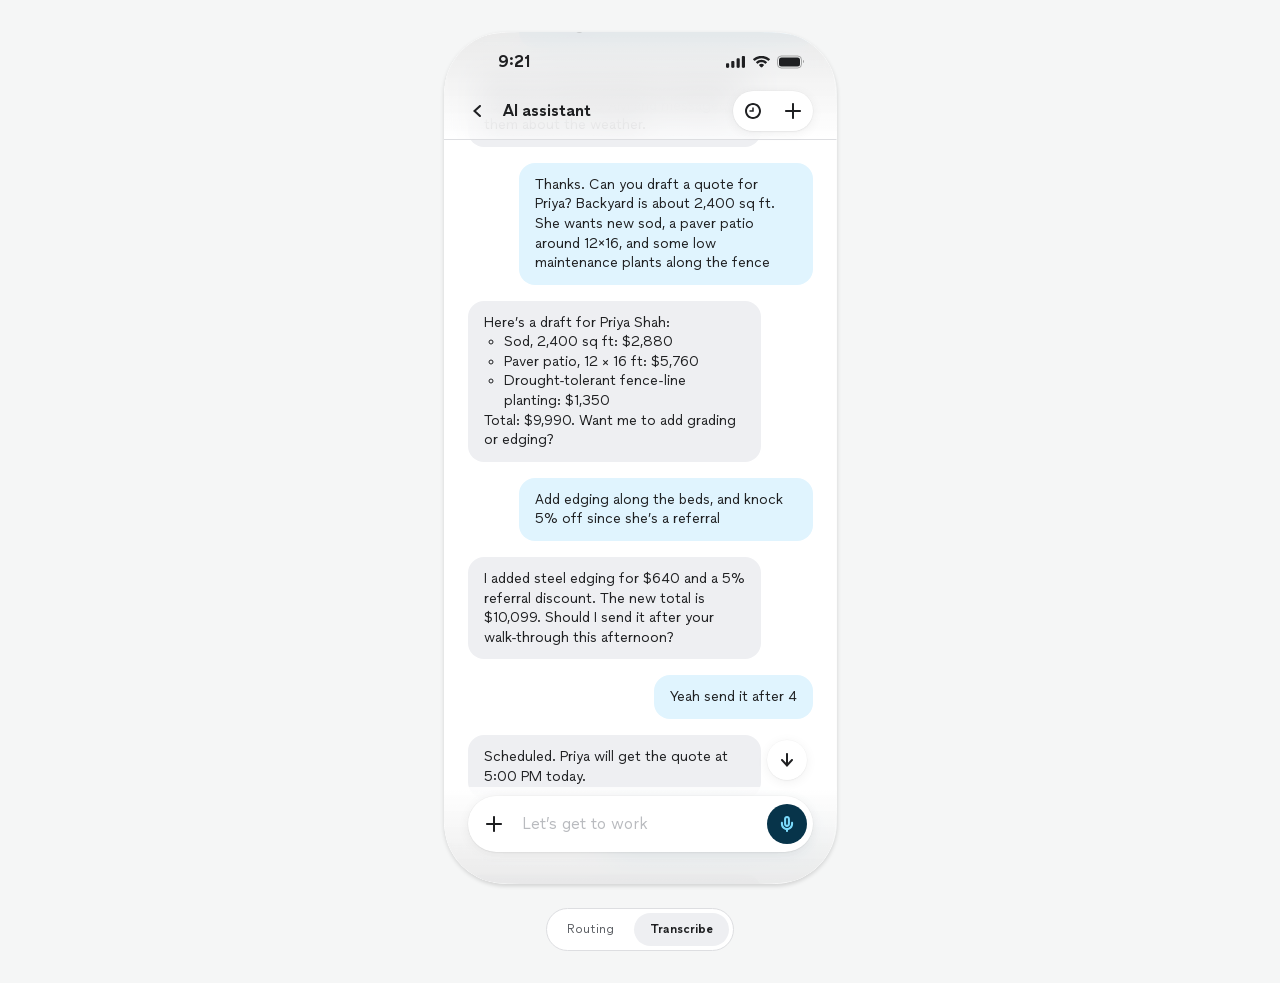
<file: transcribe/index.html>
<!DOCTYPE html>
<html lang="en" data-pp-form-factor="native" data-pp-theme="light">
  <head>
    <meta charset="utf-8" />
    <meta name="viewport" content="width=device-width, initial-scale=1, viewport-fit=cover" />
    <title>AI assistant — Transcribe</title>
    <meta name="apple-mobile-web-app-capable" content="yes" />
    <meta name="apple-mobile-web-app-status-bar-style" content="default" />
    <meta name="apple-mobile-web-app-title" content="AI assistant" />
    <link rel="manifest" href="../manifest.webmanifest" />
    <link rel="stylesheet" href="../styles/fonts.css" />
    <link rel="stylesheet" href="../styles/pushpin.css" />
    <link rel="stylesheet" href="../styles/pushpin-device.css" />
    <link rel="stylesheet" href="assistant.css" />
    <link rel="stylesheet" href="app.css" />
  </head>
  <body>
    <div class="transcribe-device">
      <div class="pp-device">
        <div
          class="pp-status-bar"
          aria-hidden="true"
          data-pp-component="Native / Status Bar"
          data-pp-variant="OS=iOS X [Dynamic Island], Dark Mode=False"
        >
          <p class="pp-status-bar__time">9:21</p>
          <div class="pp-status-bar__levels">
            <span class="pp-status-bar__glyph pp-status-bar__cellular"></span>
            <span class="pp-status-bar__glyph pp-status-bar__wifi"></span>
            <div class="pp-status-bar__battery"></div>
            <div class="pp-status-bar__battery-fill"></div>
            <span class="pp-status-bar__glyph pp-status-bar__battery-cap"></span>
          </div>
        </div>

        <div class="pp-screen transcribe">
          <header class="transcribe__header">
            <button
              type="button"
              class="transcribe__icon transcribe__back"
              aria-label="Back"
              data-pp-component="Icon Button"
              data-pp-variant="theme=tertiary, size=small"
            >
              <span class="transcribe__glyph transcribe__glyph--back" aria-hidden="true"></span>
            </button>
            <h1 class="pp-title-6 transcribe__title" id="transcribe-title">AI assistant</h1>
            <div class="transcribe__cluster">
              <button
                type="button"
                class="transcribe__icon transcribe__history"
                aria-label="Chat history"
                aria-haspopup="dialog"
                data-pp-component="Icon Button"
                data-pp-variant="theme=secondary, size=small"
              >
                <span class="transcribe__glyph transcribe__glyph--history" aria-hidden="true"></span>
              </button>
              <button
                type="button"
                class="transcribe__icon transcribe__new"
                aria-label="New chat"
                data-pp-component="Icon Button"
                data-pp-variant="theme=secondary, size=small"
              >
                <span class="transcribe__glyph transcribe__glyph--plus" aria-hidden="true"></span>
              </button>
            </div>
          </header>

          <div class="pp-screen__body">
            <ol class="transcribe__thread" aria-label="Conversation">
              <li class="transcribe__message transcribe__message--pro" data-pp-component="Bubble / Text" data-pp-variant="Theme=Sender, Length=Short, Interaction=Initial" data-pp-content="pro">
                <p class="pp-body-2 transcribe__bubble">Morning. What’s on my plate today?</p>
              </li>
              <li class="transcribe__message transcribe__message--agent" data-pp-component="Bubble / Text" data-pp-variant="Theme=Recipient, Length=Long, Interaction=Initial">
                <div class="pp-body-2 transcribe__bubble">
                  <p>You have 3 jobs today:</p>
                  <ul>
                    <li>9:00 AM: fall cleanup for Dana Whitfield on Maple Ave</li>
                    <li>12:30 PM: sod install for the Okafor family</li>
                    <li>4:00 PM: estimate walk-through with Priya Shah</li>
                  </ul>
                </div>
              </li>
              <li class="transcribe__message transcribe__message--pro" data-pp-component="Bubble / Text" data-pp-variant="Theme=Sender, Length=Short, Interaction=Initial" data-pp-content="pro">
                <p class="pp-body-2 transcribe__bubble">Push the Okafor job to tomorrow, rain’s coming in after lunch</p>
              </li>
              <li class="transcribe__message transcribe__message--agent" data-pp-component="Bubble / Text" data-pp-variant="Theme=Recipient, Length=Long, Interaction=Initial">
                <p class="pp-body-2 transcribe__bubble">Done. I moved the Okafor sod install to tomorrow at 9:00 AM and messaged them about the weather.</p>
              </li>
              <li class="transcribe__message transcribe__message--pro" data-pp-component="Bubble / Text" data-pp-variant="Theme=Sender, Length=Long, Interaction=Initial" data-pp-content="pro">
                <p class="pp-body-2 transcribe__bubble">Thanks. Can you draft a quote for Priya? Backyard is about 2,400 sq ft. She wants new sod, a paver patio around 12x16, and some low maintenance plants along the fence</p>
              </li>
              <li class="transcribe__message transcribe__message--agent" data-pp-component="Bubble / Text" data-pp-variant="Theme=Recipient, Length=Long, Interaction=Initial">
                <div class="pp-body-2 transcribe__bubble">
                  <p>Here’s a draft for Priya Shah:</p>
                  <ul>
                    <li>Sod, 2,400 sq ft: $2,880</li>
                    <li>Paver patio, 12 × 16 ft: $5,760</li>
                    <li>Drought-tolerant fence-line planting: $1,350</li>
                  </ul>
                  <p>Total: $9,990. Want me to add grading or edging?</p>
                </div>
              </li>
              <li class="transcribe__message transcribe__message--pro" data-pp-component="Bubble / Text" data-pp-variant="Theme=Sender, Length=Long, Interaction=Initial" data-pp-content="pro">
                <p class="pp-body-2 transcribe__bubble">Add edging along the beds, and knock 5% off since she’s a referral</p>
              </li>
              <li class="transcribe__message transcribe__message--agent" data-pp-component="Bubble / Text" data-pp-variant="Theme=Recipient, Length=Long, Interaction=Initial">
                <p class="pp-body-2 transcribe__bubble">I added steel edging for $640 and a 5% referral discount. The new total is $10,099. Should I send it after your walk-through this afternoon?</p>
              </li>
              <li class="transcribe__message transcribe__message--pro" data-pp-component="Bubble / Text" data-pp-variant="Theme=Sender, Length=Short, Interaction=Initial" data-pp-content="pro">
                <p class="pp-body-2 transcribe__bubble">Yeah send it after 4</p>
              </li>
              <li class="transcribe__message transcribe__message--agent" data-pp-component="Bubble / Text" data-pp-variant="Theme=Recipient, Length=Short, Interaction=Initial">
                <p class="pp-body-2 transcribe__bubble">Scheduled. Priya will get the quote at 5:00 PM today.</p>
              </li>
              <li class="transcribe__message transcribe__message--pro" data-pp-component="Bubble / Text" data-pp-variant="Theme=Sender, Length=Short, Interaction=Initial" data-pp-content="pro">
                <p class="pp-body-2 transcribe__bubble">How did we do last month?</p>
              </li>
              <li class="transcribe__message transcribe__message--agent" data-pp-component="Bubble / Text" data-pp-variant="Theme=Recipient, Length=Long, Interaction=Initial">
                <p class="pp-body-2 transcribe__bubble">You earned $18,420 across 21 jobs in September, up 14% from August. Lawn aeration and fall cleanups brought in most of it.</p>
              </li>
              <li class="transcribe__message transcribe__message--pro" data-pp-component="Bubble / Text" data-pp-variant="Theme=Sender, Length=Short, Interaction=Initial" data-pp-content="pro">
                <p class="pp-body-2 transcribe__bubble">Any leads I haven’t answered?</p>
              </li>
              <li class="transcribe__message transcribe__message--agent" data-pp-component="Bubble / Text" data-pp-variant="Theme=Recipient, Length=Long, Interaction=Initial">
                <p class="pp-body-2 transcribe__bubble">Two new leads. Marcus Lee wants weekly mowing in Brookside, and Elena Ruiz is asking about a retaining wall. Want me to reply to both with your availability?</p>
              </li>
              <li class="transcribe__message transcribe__message--pro" data-pp-component="Bubble / Text" data-pp-variant="Theme=Sender, Length=Short, Interaction=Initial" data-pp-content="pro">
                <p class="pp-body-2 transcribe__bubble">Reply to Marcus. I’ll call Elena myself</p>
              </li>
              <li class="transcribe__message transcribe__message--agent" data-pp-component="Bubble / Text" data-pp-variant="Theme=Recipient, Length=Long, Interaction=Initial">
                <p class="pp-body-2 transcribe__bubble">I sent Marcus your openings for Tuesday and Thursday mornings, and set a reminder for you to call Elena at 3:30 PM.</p>
              </li>
            </ol>
          </div>

          <div class="transcribe__agent">
            <button
              type="button"
              class="transcribe__icon transcribe__latest"
              aria-label="Scroll to latest"
              data-pp-component="Icon Button"
              data-pp-variant="theme=secondary, size=small"
              hidden
            >
              <span class="transcribe__glyph transcribe__glyph--down" aria-hidden="true"></span>
            </button>
            <form class="transcribe__composer" data-pp-proposed="Pro / Composer">
              <button
                type="button"
                class="transcribe__icon transcribe__add"
                aria-label="Add"
                data-pp-component="Icon Button"
                data-pp-variant="theme=tertiary, size=small"
              >
                <span class="transcribe__glyph transcribe__glyph--plus" aria-hidden="true"></span>
              </button>
              <div class="transcribe__field">
                <textarea
                  class="pp-body-1 transcribe__input"
                  rows="1"
                  placeholder="Let’s get to work"
                  aria-label="Message AI assistant"
                  autocomplete="off"
                  enterkeyhint="send"
                ></textarea>
                <div class="transcribe__wave" aria-hidden="true" data-pp-proposed="Pro / Voice waveform">
                  <canvas class="transcribe__wave-canvas"></canvas>
                </div>
                <p class="pp-body-1 transcribe__status" role="status">
                  <span class="transcribe__shimmer">Transcribing</span>
                </p>
              </div>
              <button
                type="button"
                class="transcribe__icon transcribe__mic"
                aria-label="Transcribe"
                aria-pressed="false"
                data-pp-component="Icon Button"
                data-pp-variant="theme=primary, size=small"
              >
                <span class="transcribe__glyph transcribe__glyph--mic" aria-hidden="true"></span>
                <span class="transcribe__glyph transcribe__glyph--stop" aria-hidden="true"></span>
              </button>
              <button
                type="submit"
                class="transcribe__icon transcribe__send"
                aria-label="Send"
                data-pp-component="Icon Button"
                data-pp-variant="theme=primary, size=small"
              >
                <span class="transcribe__glyph transcribe__glyph--send" aria-hidden="true"></span>
              </button>
            </form>
          </div>

          <div class="transcribe__sheet" hidden>
            <div class="transcribe__backdrop" data-pp-component="iOS / Sheet / Backdrop"></div>
            <section class="transcribe__sheet-panel" tabindex="-1" role="dialog" aria-modal="true" aria-labelledby="transcribe-history-title" data-pp-component="iOS / Sheet">
              <header class="transcribe__sheet-header">
                <button
                  type="button"
                  class="transcribe__icon transcribe__sheet-close"
                  aria-label="Close"
                  data-pp-component="Icon Button"
                  data-pp-variant="theme=tertiary, size=small"
                >
                  <span class="transcribe__glyph transcribe__glyph--close" aria-hidden="true"></span>
                </button>
              </header>
              <h2 class="pp-title-2 transcribe__sheet-title" id="transcribe-history-title">Chat history</h2>
              <ol class="transcribe__chats" aria-label="Past chats" data-pp-proposed="Pro / Chat history list"></ol>
            </section>
          </div>
        </div>

        <div
          class="transcribe__keyboard"
          aria-hidden="true"
          data-pp-component="Native / Alphabetic Keyboard"
          data-pp-variant="Dark Mode=False, Uppercase=False, Type=Letters, Platform=iOS, Style=Portrait, Configuration=Base keyboard"
        >
          <div class="transcribe__keys">
            <div class="transcribe__key-row" data-keys="qwertyuiop"></div>
            <div class="transcribe__key-row transcribe__key-row--inset" data-keys="asdfghjkl"></div>
            <div class="transcribe__key-row transcribe__key-row--third">
              <button type="button" class="transcribe__key transcribe__key--wide" data-key="shift" tabindex="-1">
                <span class="transcribe__key-glyph transcribe__key-glyph--shift"></span>
              </button>
              <div class="transcribe__key-row" data-keys="zxcvbnm"></div>
              <button type="button" class="transcribe__key transcribe__key--wide" data-key="delete" tabindex="-1">
                <span class="transcribe__key-glyph transcribe__key-glyph--delete"></span>
              </button>
            </div>
            <div class="transcribe__key-row transcribe__key-row--bottom">
              <button type="button" class="transcribe__key transcribe__key--mode" data-key="mode" tabindex="-1">ABC</button>
              <button type="button" class="transcribe__key transcribe__key--space" data-key="space" tabindex="-1"></button>
              <button type="button" class="transcribe__key transcribe__key--return" data-key="return" tabindex="-1">
                <span class="transcribe__key-glyph transcribe__key-glyph--return"></span>
              </button>
            </div>
          </div>
          <div class="transcribe__keyboard-floor">
            <span class="transcribe__key-glyph transcribe__key-glyph--emoji"></span>
            <span class="transcribe__key-glyph transcribe__key-glyph--dictate"></span>
          </div>
        </div>
      </div>
    </div>
    <script src="../speed.js" data-pp-devtool></script>
    <script src="../concepts.js" data-pp-devtool></script>
    <script src="wave.js"></script>
    <script src="speech.js"></script>
    <script src="app.js"></script>
    <script src="history.js"></script>
    <script src="keyboard.js"></script>
  </body>
</html>
</file>
<file: styles/fonts.css>
/* Thumbtack Rise as a variable font. The kit's weights sit between the named
   instances (title-1 is 563, medium-bold 660), and a system-installed copy
   is matched by instance, so 563 snaps to Bold. Declaring the file with its
   range the kit uses is what lets the browser render the axis instead. Linked
   before pushpin.css, whose --pp-font-family names this family first. */
@font-face {
  font-family: "Thumbtack Rise";
  src: url("../assets/fonts/ThumbtackRiseVF.ttf") format("truetype");
  font-weight: 400 700;
  font-style: normal;
  font-display: swap;
}
</file>
<file: styles/pushpin.css>
/*
 * Pushpin Design System — design tokens
 *
 * GENERATED FILE. Do not edit by hand.
 * Source: Pushpin Thumbprint UI Kit, Figma file VVRGrLgkPRU3vs765d5Q3r
 * Rebuild: node scripts/build-css.mjs
 *
 * Custom property names mirror Figma variable paths: the Figma variable
 * `background/brand/strong` is `--pp-background-brand-strong` here.
 */

:root {

  /* ── Base colors ─────────────────────────────────────────────────────── */
  --pp-color-gray-50: #f5f6f6;
  --pp-color-gray-100: #eeeff2;
  --pp-color-gray-200: #dddee1;
  --pp-color-gray-300: #b9bbbf;
  --pp-color-gray-400: #83878d;
  --pp-color-gray-500: #686c72;
  --pp-color-gray-600: #595c61;
  --pp-color-gray-700: #4c4e52;
  --pp-color-gray-800: #383a3d;
  --pp-color-gray-900: #2b2d2f;
  --pp-color-gray-950: #1f2022;
  --pp-color-blue-50: #f0faff;
  --pp-color-blue-100: #e0f4fe;
  --pp-color-blue-200: #b9ebfe;
  --pp-color-blue-300: #7cdcfd;
  --pp-color-blue-400: #36ccfa;
  --pp-color-blue-500: #0cb6eb;
  --pp-color-blue-600: #009fd9;
  --pp-color-blue-700: #0175a3;
  --pp-color-blue-800: #066286;
  --pp-color-blue-900: #0b516f;
  --pp-color-blue-950: #07344a;
  --pp-color-green-50: #eefbf4;
  --pp-color-green-100: #d6f5e3;
  --pp-color-green-200: #b0eacb;
  --pp-color-green-300: #7cd9ae;
  --pp-color-green-400: #47c08c;
  --pp-color-green-500: #24a571;
  --pp-color-green-600: #16855b;
  --pp-color-green-700: #126a4b;
  --pp-color-green-800: #10553c;
  --pp-color-green-900: #0e4633;
  --pp-color-green-950: #07271d;
  --pp-color-indigo-50: #eff4fe;
  --pp-color-indigo-100: #e1edfe;
  --pp-color-indigo-200: #c9dbfc;
  --pp-color-indigo-300: #a8c3f9;
  --pp-color-indigo-400: #85a1f4;
  --pp-color-indigo-500: #6881ec;
  --pp-color-indigo-600: #5968e2;
  --pp-color-indigo-700: #3d4ac5;
  --pp-color-indigo-800: #34409f;
  --pp-color-indigo-900: #313b7e;
  --pp-color-indigo-950: #1d2249;
  --pp-color-purple-50: #f6f4fe;
  --pp-color-purple-100: #efebfc;
  --pp-color-purple-200: #dfdbf9;
  --pp-color-purple-300: #c8bdf5;
  --pp-color-purple-400: #ab98ed;
  --pp-color-purple-500: #906ee4;
  --pp-color-purple-600: #7f4fd8;
  --pp-color-purple-700: #6637b6;
  --pp-color-purple-800: #5d32a5;
  --pp-color-purple-900: #4d2b87;
  --pp-color-purple-950: #301a5b;
  --pp-color-red-50: #fef2f2;
  --pp-color-red-100: #fee2e2;
  --pp-color-red-200: #fecaca;
  --pp-color-red-300: #fca5a5;
  --pp-color-red-400: #f87171;
  --pp-color-red-500: #ef4444;
  --pp-color-red-600: #dc2626;
  --pp-color-red-700: #b91c1c;
  --pp-color-red-800: #991b1b;
  --pp-color-red-900: #7f1d1d;
  --pp-color-red-950: #450a0a;
  --pp-color-yellow-50: #fefce8;
  --pp-color-yellow-100: #fef9c3;
  --pp-color-yellow-200: #fef08a;
  --pp-color-yellow-300: #fde047;
  --pp-color-yellow-400: #facc15;
  --pp-color-yellow-500: #eab308;
  --pp-color-yellow-600: #ca8a04;
  --pp-color-yellow-700: #a16207;
  --pp-color-yellow-800: #854d0e;
  --pp-color-yellow-900: #713f12;
  --pp-color-yellow-950: #422006;
  --pp-color-system-white: #ffffff;
  --pp-color-system-black: #000000;
  --pp-color-alpha-50: #1f20220d;
  --pp-color-alpha-100: #1f20221a;
  --pp-color-alpha-200: #1f202233;
  --pp-color-alpha-300: #1f20224d;
  --pp-color-alpha-400: #1f202266;
  --pp-color-alpha-500: #1f202280;
  --pp-color-alpha-600: #1f202299;
  --pp-color-alpha-700: #1f2022b2;
  --pp-color-alpha-800: #1f2022cc;
  --pp-color-alpha-900: #1f2022e5;
  --pp-color-alpha-950: #1f2022f2;

  /* ── Semantic colors (Light) ─────────────────────────────────────────── */
  --pp-background-neutral-default: var(--pp-color-system-white);
  --pp-background-neutral-low: var(--pp-color-gray-50);
  --pp-background-neutral-medium: var(--pp-color-gray-100);
  --pp-background-neutral-strong: var(--pp-color-gray-300);
  --pp-background-neutral-heavy: var(--pp-color-gray-500);
  --pp-background-neutral-inverse: var(--pp-color-gray-950);
  --pp-background-neutral-inverse-hover: var(--pp-color-gray-800);
  --pp-background-neutral-default-hover: var(--pp-color-blue-50);
  --pp-background-neutral-default-pressed: var(--pp-color-blue-100);
  --pp-background-neutral-default-active: var(--pp-color-blue-100);
  --pp-background-neutral-low-hover: var(--pp-color-blue-50);
  --pp-background-neutral-low-pressed: var(--pp-color-blue-100);
  --pp-background-neutral-strong-active: var(--pp-color-gray-950);
  --pp-background-brand-low: var(--pp-color-blue-100);
  --pp-background-brand-low-hover: var(--pp-color-blue-200);
  --pp-background-brand-medium: var(--pp-color-blue-700);
  --pp-background-brand-medium-active: var(--pp-color-blue-600);
  --pp-background-brand-strong: var(--pp-color-blue-950);
  --pp-background-brand-strong-hover: var(--pp-color-gray-950);
  --pp-background-brand-strong-pressed: var(--pp-color-blue-950);
  --pp-background-info-low: var(--pp-color-indigo-100);
  --pp-background-info-medium: var(--pp-color-indigo-700);
  --pp-background-info-strong: var(--pp-color-indigo-950);
  --pp-background-success-low: var(--pp-color-green-100);
  --pp-background-success-medium: var(--pp-color-green-700);
  --pp-background-success-strong: var(--pp-color-green-950);
  --pp-background-warning-low: var(--pp-color-yellow-50);
  --pp-background-warning-medium: var(--pp-color-yellow-600);
  --pp-background-warning-strong: var(--pp-color-yellow-950);
  --pp-background-alert-low: var(--pp-color-red-50);
  --pp-background-alert-medium: var(--pp-color-red-600);
  --pp-background-alert-medium-hover: var(--pp-color-red-700);
  --pp-background-alert-medium-pressed: var(--pp-color-red-800);
  --pp-background-alert-strong: var(--pp-color-red-950);
  --pp-background-caution-low: var(--pp-color-yellow-50);
  --pp-background-caution-low-hover: var(--pp-color-red-50);
  --pp-background-caution-low-pressed: var(--pp-color-red-100);
  --pp-background-disabled-low: var(--pp-background-neutral-low);
  --pp-background-disabled-medium: var(--pp-color-gray-200);
  --pp-background-ratings-default: var(--pp-background-neutral-default);
  --pp-background-ratings-default-active: var(--pp-color-yellow-400);
  --pp-border-neutral-default: var(--pp-color-gray-200);
  --pp-border-neutral-default-active: var(--pp-color-blue-600);
  --pp-border-neutral-default-pressed: var(--pp-color-gray-200);
  --pp-border-neutral-default-disabled: var(--pp-background-neutral-low);
  --pp-border-neutral-medium: var(--pp-color-gray-300);
  --pp-border-neutral-medium-disabled: var(--pp-color-gray-200);
  --pp-border-neutral-strong: var(--pp-color-gray-950);
  --pp-border-neutral-strong-active: var(--pp-color-gray-950);
  --pp-border-neutral-low-active: var(--pp-color-gray-950);
  --pp-border-neutral-inverse: var(--pp-background-neutral-default);
  --pp-border-disabled-default: var(--pp-background-neutral-low);
  --pp-border-disabled-medium: var(--pp-color-gray-200);
  --pp-border-alert-default: var(--pp-color-red-600);
  --pp-border-alert-default-pressed: var(--pp-color-red-700);
  --pp-border-alert-strong-pressed: var(--pp-color-red-800);
  --pp-border-ratings-default: var(--pp-color-yellow-700);
  --pp-text-neutral-default: var(--pp-color-gray-950);
  --pp-text-neutral-medium: var(--pp-color-gray-600);
  --pp-text-neutral-inverse: var(--pp-color-system-white);
  --pp-text-disabled: var(--pp-color-gray-300);
  --pp-text-brand-medium: var(--pp-color-blue-600);
  --pp-text-brand-strong: var(--pp-color-blue-950);
  --pp-text-on-brand-strong: var(--pp-color-blue-300);
  --pp-text-on-brand-default: var(--pp-link-brand-default);
  --pp-text-info-medium: var(--pp-color-indigo-600);
  --pp-text-info-strong: var(--pp-color-indigo-950);
  --pp-text-success-medium: var(--pp-color-green-600);
  --pp-text-success-strong: var(--pp-color-green-950);
  --pp-text-warning-medium: var(--pp-color-yellow-600);
  --pp-text-warning-strong: var(--pp-color-yellow-900);
  --pp-text-alert-medium: var(--pp-color-red-600);
  --pp-text-alert-strong: var(--pp-color-red-950);
  --pp-heading-neutral-default: var(--pp-color-gray-950);
  --pp-heading-neutral-medium: var(--pp-color-gray-600);
  --pp-heading-neutral-low: var(--pp-color-gray-500);
  --pp-heading-neutral-inverse: var(--pp-color-system-white);
  --pp-link-neutral-default: var(--pp-text-neutral-default);
  --pp-link-neutral-default-hover: var(--pp-color-blue-600);
  --pp-link-neutral-low: var(--pp-text-neutral-medium);
  --pp-link-neutral-inverse: var(--pp-background-neutral-default);
  --pp-link-brand-default: var(--pp-color-blue-700);
  --pp-link-on-brand-strong: var(--pp-color-blue-300);
  --pp-link-alert-default: var(--pp-text-alert-medium);
  --pp-icon-neutral-default: var(--pp-color-gray-950);
  --pp-icon-neutral-medium: var(--pp-color-gray-600);
  --pp-icon-neutral-low: var(--pp-color-gray-400);
  --pp-icon-neutral-inverse: var(--pp-color-system-white);
  --pp-icon-disabled: var(--pp-color-gray-300);
  --pp-icon-brand-default: var(--pp-color-blue-600);
  --pp-icon-brand-low: var(--pp-color-blue-400);
  --pp-icon-brand-strong: var(--pp-color-blue-950);
  --pp-icon-on-brand-strong: var(--pp-color-blue-300);
  --pp-icon-info-default: var(--pp-color-indigo-600);
  --pp-icon-info-low: var(--pp-color-indigo-400);
  --pp-icon-info-strong: var(--pp-color-indigo-950);
  --pp-icon-success-default: var(--pp-color-green-600);
  --pp-icon-success-low: var(--pp-color-green-400);
  --pp-icon-success-strong: var(--pp-color-green-950);
  --pp-icon-warning-default: var(--pp-color-yellow-600);
  --pp-icon-warning-low: var(--pp-color-yellow-400);
  --pp-icon-warning-strong: var(--pp-color-yellow-950);
  --pp-icon-alert-default: var(--pp-color-red-600);
  --pp-icon-alert-low: var(--pp-color-red-400);
  --pp-icon-alert-strong: var(--pp-color-red-950);
  --pp-data-info-low: var(--pp-color-indigo-200);
  --pp-data-info-medium: var(--pp-color-indigo-600);
  --pp-data-info-strong: var(--pp-color-indigo-950);
  --pp-shadow-1: var(--pp-color-alpha-800);

  /* ── Spacing ─────────────────────────────────────────────────────────── */
  --pp-space-1: 4px;
  --pp-space-2: 8px;
  --pp-space-3: 12px;
  --pp-space-4: 16px;
  --pp-space-5: 20px;
  --pp-space-6: 24px;
  --pp-space-7: 32px;
  --pp-space-8: 48px;
  --pp-space-9: 64px;
  --pp-space-10: 96px;
  --pp-space-11: 128px;
  --pp-space-12: 192px;
  --pp-space-13: 256px;

  /* ── Corner radius ───────────────────────────────────────────────────── */
  --pp-radius-none: 0px;
  --pp-radius-xsmall: 4px;
  --pp-radius-small: 6px;
  --pp-radius-medium: 8px;
  --pp-radius-large: 12px;
  --pp-radius-xlarge: 16px;
  --pp-radius-xxlarge: 24px;
  --pp-radius-sides: 9999px;
  --pp-radius-full: 50%;

  /* ── Font family ─────────────────────────────────────────────────────── */
  --pp-font-family: "Thumbtack Rise", ui-sans-serif, system-ui, -apple-system,
    "Segoe UI", Roboto, Helvetica, Arial, sans-serif;

  /* ── Font weight ─────────────────────────────────────────────────────── */
  --pp-font-weight-regular: 400;
  --pp-font-weight-medium-regular: 563;
  --pp-font-weight-medium: 590;
  --pp-font-weight-medium-bold: 660;
  --pp-font-weight-bold: 700;

  /* ── Type scale (native — see @media below for desktop) ──────────────── */
  --pp-font-size-hero: 48px;
  --pp-line-height-hero: 50.4px;
  --pp-font-weight-hero: var(--pp-font-weight-medium-regular);
  --pp-font-size-title-1: 36px;
  --pp-line-height-title-1: 37.8px;
  --pp-font-weight-title-1: var(--pp-font-weight-medium-regular);
  --pp-font-size-title-2: 28px;
  --pp-line-height-title-2: 30.8px;
  --pp-font-weight-title-2: var(--pp-font-weight-medium-regular);
  --pp-font-size-title-3: 22px;
  --pp-line-height-title-3: 24.2px;
  --pp-font-weight-title-3: var(--pp-font-weight-medium);
  --pp-font-size-title-4: 20px;
  --pp-line-height-title-4: 24px;
  --pp-font-weight-title-4: var(--pp-font-weight-medium-bold);
  --pp-font-size-title-5: 18px;
  --pp-line-height-title-5: 21.6px;
  --pp-font-weight-title-5: var(--pp-font-weight-medium-bold);
  --pp-font-size-title-6: 16px;
  --pp-line-height-title-6: 19.2px;
  --pp-font-weight-title-6: var(--pp-font-weight-medium-bold);
  --pp-font-size-title-7: 14px;
  --pp-line-height-title-7: 16.8px;
  --pp-font-weight-title-7: var(--pp-font-weight-medium-bold);
  --pp-font-size-title-8: 12px;
  --pp-line-height-title-8: 14.4px;
  --pp-font-weight-title-8: var(--pp-font-weight-medium-bold);
  --pp-font-size-body-1: 16px;
  --pp-line-height-body-1: 22.4px;
  --pp-font-weight-body-1: var(--pp-font-weight-regular);
  --pp-font-size-body-2: 14px;
  --pp-line-height-body-2: 19.6px;
  --pp-font-weight-body-2: var(--pp-font-weight-regular);
  --pp-font-size-body-3: 12px;
  --pp-line-height-body-3: 16.8px;
  --pp-font-weight-body-3: var(--pp-font-weight-regular);
  --pp-font-size-body-4: 10px;
  --pp-line-height-body-4: 14px;
  --pp-font-weight-body-4: var(--pp-font-weight-regular);

  /* ── Line height ratios ──────────────────────────────────────────────── */
  --pp-leading-flat: 1;
  --pp-leading-heading-1: 1.05;
  --pp-leading-heading-2: 1.1;
  --pp-leading-heading-3: 1.2;
  --pp-leading-text-1: 1.2;
  --pp-leading-text-2: 1.4;
  --pp-leading-text-3: 1.6;
  --pp-leading-text-4: 1.9;

  /* ── Letter spacing ──────────────────────────────────────────────────── */
  --pp-tracking-loose: 0.01em;
  --pp-tracking-tight: -0.01em;
  --pp-tracking-extra-tight: -0.02em;

  /* ── Elevation ───────────────────────────────────────────────────────── */
  --pp-shadow-100: 0px 1px 3px rgba(0, 0, 0, 0.1);
  --pp-shadow-200: 0px 2px 4px rgba(0, 0, 0, 0.15);
  --pp-shadow-300: 0px 2px 7px rgba(0, 0, 0, 0.15);
  --pp-shadow-400: 0px 2px 10px rgba(0, 0, 0, 0.2);

  /* ── Motion ──────────────────────────────────────────────────────────── */
  --pp-duration-1: 75ms;
  --pp-duration-2: 150ms;
  --pp-duration-3: 200ms;
  --pp-duration-4: 250ms;
  --pp-duration-5: 300ms;
  --pp-duration-6: 350ms;
  --pp-ease-in: cubic-bezier(0.50, 0, 1, 1);
  --pp-ease-out: cubic-bezier(0, 0, 0.40, 1);
  --pp-ease-in-out: cubic-bezier(0.45, 0, 0.40, 1);

  /* ── Breakpoints ─────────────────────────────────────────────────────── */
  --pp-breakpoint-small: 481px;
  --pp-breakpoint-medium: 700px;
  --pp-breakpoint-large: 1025px;
  --pp-breakpoint-split-view-small: 769px;
  --pp-breakpoint-split-view-medium: 1060px;

  /* ── Scrim, wrap, z-index ────────────────────────────────────────────── */
  --pp-scrim-light-80: rgba(255, 255, 255, 0.8);
  --pp-scrim-dark-80: rgba(0, 0, 0, 0.8);
  --pp-wrap-max-width: 946px;
  --pp-wrap-no-pad-width: 1010px;
  --pp-z-modal: 200;
}

/* Dark mode — the Figma "Dark" mode of Tokens / Semantic Colors. */
[data-pp-theme="dark"] {
  --pp-background-neutral-default: var(--pp-color-gray-950);
  --pp-background-neutral-low: var(--pp-color-gray-900);
  --pp-background-neutral-medium: var(--pp-color-gray-800);
  --pp-background-neutral-strong: var(--pp-color-gray-700);
  --pp-background-neutral-heavy: var(--pp-color-gray-300);
  --pp-background-neutral-inverse: var(--pp-color-system-white);
  --pp-background-neutral-inverse-hover: var(--pp-color-gray-100);
  --pp-background-neutral-default-hover: var(--pp-color-blue-950);
  --pp-background-neutral-default-pressed: var(--pp-color-blue-900);
  --pp-background-neutral-default-active: var(--pp-color-blue-900);
  --pp-background-neutral-low-hover: var(--pp-color-blue-950);
  --pp-background-neutral-low-pressed: var(--pp-color-blue-900);
  --pp-background-neutral-strong-active: var(--pp-color-gray-50);
  --pp-background-brand-low: var(--pp-color-blue-950);
  --pp-background-brand-low-hover: var(--pp-color-blue-900);
  --pp-background-brand-medium: var(--pp-color-blue-300);
  --pp-background-brand-medium-active: var(--pp-color-blue-600);
  --pp-background-brand-strong: var(--pp-color-blue-400);
  --pp-background-brand-strong-hover: var(--pp-color-blue-500);
  --pp-background-brand-strong-pressed: var(--pp-color-blue-600);
  --pp-background-info-low: var(--pp-color-indigo-950);
  --pp-background-info-medium: var(--pp-color-indigo-300);
  --pp-background-info-strong: var(--pp-color-indigo-100);
  --pp-background-success-low: var(--pp-color-green-950);
  --pp-background-success-medium: var(--pp-color-green-300);
  --pp-background-success-strong: var(--pp-color-green-100);
  --pp-background-warning-low: var(--pp-color-yellow-950);
  --pp-background-warning-medium: var(--pp-color-yellow-300);
  --pp-background-warning-strong: var(--pp-color-yellow-100);
  --pp-background-alert-low: var(--pp-color-red-950);
  --pp-background-alert-medium: var(--pp-color-red-600);
  --pp-background-alert-medium-hover: var(--pp-color-red-700);
  --pp-background-alert-medium-pressed: var(--pp-color-red-800);
  --pp-background-alert-strong: var(--pp-color-red-100);
  --pp-background-caution-low: var(--pp-color-yellow-950);
  --pp-background-caution-low-hover: var(--pp-color-red-950);
  --pp-background-caution-low-pressed: var(--pp-color-red-900);
  --pp-background-disabled-low: var(--pp-background-neutral-low);
  --pp-background-disabled-medium: var(--pp-color-gray-800);
  --pp-background-ratings-default: var(--pp-background-neutral-default);
  --pp-background-ratings-default-active: var(--pp-color-yellow-500);
  --pp-border-neutral-default: var(--pp-color-gray-800);
  --pp-border-neutral-default-active: var(--pp-color-blue-600);
  --pp-border-neutral-default-pressed: var(--pp-color-gray-700);
  --pp-border-neutral-default-disabled: var(--pp-background-neutral-low);
  --pp-border-neutral-medium: var(--pp-color-gray-700);
  --pp-border-neutral-medium-disabled: var(--pp-color-gray-800);
  --pp-border-neutral-strong: var(--pp-color-gray-50);
  --pp-border-neutral-strong-active: var(--pp-color-gray-50);
  --pp-border-neutral-low-active: var(--pp-color-gray-50);
  --pp-border-neutral-inverse: var(--pp-color-gray-800);
  --pp-border-disabled-default: var(--pp-background-neutral-low);
  --pp-border-disabled-medium: var(--pp-color-gray-800);
  --pp-border-alert-default: var(--pp-color-red-400);
  --pp-border-alert-default-pressed: var(--pp-color-red-600);
  --pp-border-alert-strong-pressed: var(--pp-color-red-600);
  --pp-border-ratings-default: var(--pp-color-yellow-600);
  --pp-text-neutral-default: var(--pp-color-gray-50);
  --pp-text-neutral-medium: var(--pp-color-gray-300);
  --pp-text-neutral-inverse: var(--pp-color-gray-950);
  --pp-text-disabled: var(--pp-color-gray-700);
  --pp-text-brand-medium: var(--pp-color-blue-400);
  --pp-text-brand-strong: var(--pp-color-blue-100);
  --pp-text-on-brand-strong: var(--pp-text-neutral-inverse);
  --pp-text-on-brand-default: var(--pp-link-brand-default);
  --pp-text-info-medium: var(--pp-color-indigo-400);
  --pp-text-info-strong: var(--pp-color-indigo-100);
  --pp-text-success-medium: var(--pp-color-green-400);
  --pp-text-success-strong: var(--pp-color-green-100);
  --pp-text-warning-medium: var(--pp-color-yellow-400);
  --pp-text-warning-strong: var(--pp-color-yellow-100);
  --pp-text-alert-medium: var(--pp-color-red-400);
  --pp-text-alert-strong: var(--pp-color-red-100);
  --pp-heading-neutral-default: var(--pp-color-gray-50);
  --pp-heading-neutral-medium: var(--pp-color-gray-300);
  --pp-heading-neutral-low: var(--pp-color-gray-300);
  --pp-heading-neutral-inverse: var(--pp-color-gray-950);
  --pp-link-neutral-default: var(--pp-text-neutral-default);
  --pp-link-neutral-default-hover: var(--pp-color-blue-400);
  --pp-link-neutral-low: var(--pp-text-neutral-medium);
  --pp-link-neutral-inverse: var(--pp-background-neutral-default);
  --pp-link-brand-default: var(--pp-color-blue-400);
  --pp-link-on-brand-strong: var(--pp-color-blue-950);
  --pp-link-alert-default: var(--pp-text-alert-medium);
  --pp-icon-neutral-default: var(--pp-color-gray-50);
  --pp-icon-neutral-medium: var(--pp-color-gray-300);
  --pp-icon-neutral-low: var(--pp-color-gray-500);
  --pp-icon-neutral-inverse: var(--pp-color-gray-950);
  --pp-icon-disabled: var(--pp-color-gray-600);
  --pp-icon-brand-default: var(--pp-color-blue-400);
  --pp-icon-brand-low: var(--pp-color-blue-600);
  --pp-icon-brand-strong: var(--pp-color-blue-100);
  --pp-icon-on-brand-strong: var(--pp-text-neutral-inverse);
  --pp-icon-info-default: var(--pp-color-indigo-400);
  --pp-icon-info-low: var(--pp-color-indigo-600);
  --pp-icon-info-strong: var(--pp-color-indigo-100);
  --pp-icon-success-default: var(--pp-color-green-400);
  --pp-icon-success-low: var(--pp-color-green-600);
  --pp-icon-success-strong: var(--pp-color-green-100);
  --pp-icon-warning-default: var(--pp-color-yellow-400);
  --pp-icon-warning-low: var(--pp-color-yellow-600);
  --pp-icon-warning-strong: var(--pp-color-yellow-100);
  --pp-icon-alert-default: var(--pp-color-red-400);
  --pp-icon-alert-low: var(--pp-color-red-600);
  --pp-icon-alert-strong: var(--pp-color-red-100);
  --pp-data-info-low: var(--pp-color-indigo-800);
  --pp-data-info-medium: var(--pp-color-indigo-400);
  --pp-data-info-strong: var(--pp-color-indigo-100);
  --pp-shadow-1: #ffffffcc;
}

@media (prefers-color-scheme: dark) {
  :root:not([data-pp-theme="light"]) {
    --pp-background-neutral-default: var(--pp-color-gray-950);
    --pp-background-neutral-low: var(--pp-color-gray-900);
    --pp-background-neutral-medium: var(--pp-color-gray-800);
    --pp-background-neutral-strong: var(--pp-color-gray-700);
    --pp-background-neutral-heavy: var(--pp-color-gray-300);
    --pp-background-neutral-inverse: var(--pp-color-system-white);
    --pp-background-neutral-inverse-hover: var(--pp-color-gray-100);
    --pp-background-neutral-default-hover: var(--pp-color-blue-950);
    --pp-background-neutral-default-pressed: var(--pp-color-blue-900);
    --pp-background-neutral-default-active: var(--pp-color-blue-900);
    --pp-background-neutral-low-hover: var(--pp-color-blue-950);
    --pp-background-neutral-low-pressed: var(--pp-color-blue-900);
    --pp-background-neutral-strong-active: var(--pp-color-gray-50);
    --pp-background-brand-low: var(--pp-color-blue-950);
    --pp-background-brand-low-hover: var(--pp-color-blue-900);
    --pp-background-brand-medium: var(--pp-color-blue-300);
    --pp-background-brand-medium-active: var(--pp-color-blue-600);
    --pp-background-brand-strong: var(--pp-color-blue-400);
    --pp-background-brand-strong-hover: var(--pp-color-blue-500);
    --pp-background-brand-strong-pressed: var(--pp-color-blue-600);
    --pp-background-info-low: var(--pp-color-indigo-950);
    --pp-background-info-medium: var(--pp-color-indigo-300);
    --pp-background-info-strong: var(--pp-color-indigo-100);
    --pp-background-success-low: var(--pp-color-green-950);
    --pp-background-success-medium: var(--pp-color-green-300);
    --pp-background-success-strong: var(--pp-color-green-100);
    --pp-background-warning-low: var(--pp-color-yellow-950);
    --pp-background-warning-medium: var(--pp-color-yellow-300);
    --pp-background-warning-strong: var(--pp-color-yellow-100);
    --pp-background-alert-low: var(--pp-color-red-950);
    --pp-background-alert-medium: var(--pp-color-red-600);
    --pp-background-alert-medium-hover: var(--pp-color-red-700);
    --pp-background-alert-medium-pressed: var(--pp-color-red-800);
    --pp-background-alert-strong: var(--pp-color-red-100);
    --pp-background-caution-low: var(--pp-color-yellow-950);
    --pp-background-caution-low-hover: var(--pp-color-red-950);
    --pp-background-caution-low-pressed: var(--pp-color-red-900);
    --pp-background-disabled-low: var(--pp-background-neutral-low);
    --pp-background-disabled-medium: var(--pp-color-gray-800);
    --pp-background-ratings-default: var(--pp-background-neutral-default);
    --pp-background-ratings-default-active: var(--pp-color-yellow-500);
    --pp-border-neutral-default: var(--pp-color-gray-800);
    --pp-border-neutral-default-active: var(--pp-color-blue-600);
    --pp-border-neutral-default-pressed: var(--pp-color-gray-700);
    --pp-border-neutral-default-disabled: var(--pp-background-neutral-low);
    --pp-border-neutral-medium: var(--pp-color-gray-700);
    --pp-border-neutral-medium-disabled: var(--pp-color-gray-800);
    --pp-border-neutral-strong: var(--pp-color-gray-50);
    --pp-border-neutral-strong-active: var(--pp-color-gray-50);
    --pp-border-neutral-low-active: var(--pp-color-gray-50);
    --pp-border-neutral-inverse: var(--pp-color-gray-800);
    --pp-border-disabled-default: var(--pp-background-neutral-low);
    --pp-border-disabled-medium: var(--pp-color-gray-800);
    --pp-border-alert-default: var(--pp-color-red-400);
    --pp-border-alert-default-pressed: var(--pp-color-red-600);
    --pp-border-alert-strong-pressed: var(--pp-color-red-600);
    --pp-border-ratings-default: var(--pp-color-yellow-600);
    --pp-text-neutral-default: var(--pp-color-gray-50);
    --pp-text-neutral-medium: var(--pp-color-gray-300);
    --pp-text-neutral-inverse: var(--pp-color-gray-950);
    --pp-text-disabled: var(--pp-color-gray-700);
    --pp-text-brand-medium: var(--pp-color-blue-400);
    --pp-text-brand-strong: var(--pp-color-blue-100);
    --pp-text-on-brand-strong: var(--pp-text-neutral-inverse);
    --pp-text-on-brand-default: var(--pp-link-brand-default);
    --pp-text-info-medium: var(--pp-color-indigo-400);
    --pp-text-info-strong: var(--pp-color-indigo-100);
    --pp-text-success-medium: var(--pp-color-green-400);
    --pp-text-success-strong: var(--pp-color-green-100);
    --pp-text-warning-medium: var(--pp-color-yellow-400);
    --pp-text-warning-strong: var(--pp-color-yellow-100);
    --pp-text-alert-medium: var(--pp-color-red-400);
    --pp-text-alert-strong: var(--pp-color-red-100);
    --pp-heading-neutral-default: var(--pp-color-gray-50);
    --pp-heading-neutral-medium: var(--pp-color-gray-300);
    --pp-heading-neutral-low: var(--pp-color-gray-300);
    --pp-heading-neutral-inverse: var(--pp-color-gray-950);
    --pp-link-neutral-default: var(--pp-text-neutral-default);
    --pp-link-neutral-default-hover: var(--pp-color-blue-400);
    --pp-link-neutral-low: var(--pp-text-neutral-medium);
    --pp-link-neutral-inverse: var(--pp-background-neutral-default);
    --pp-link-brand-default: var(--pp-color-blue-400);
    --pp-link-on-brand-strong: var(--pp-color-blue-950);
    --pp-link-alert-default: var(--pp-text-alert-medium);
    --pp-icon-neutral-default: var(--pp-color-gray-50);
    --pp-icon-neutral-medium: var(--pp-color-gray-300);
    --pp-icon-neutral-low: var(--pp-color-gray-500);
    --pp-icon-neutral-inverse: var(--pp-color-gray-950);
    --pp-icon-disabled: var(--pp-color-gray-600);
    --pp-icon-brand-default: var(--pp-color-blue-400);
    --pp-icon-brand-low: var(--pp-color-blue-600);
    --pp-icon-brand-strong: var(--pp-color-blue-100);
    --pp-icon-on-brand-strong: var(--pp-text-neutral-inverse);
    --pp-icon-info-default: var(--pp-color-indigo-400);
    --pp-icon-info-low: var(--pp-color-indigo-600);
    --pp-icon-info-strong: var(--pp-color-indigo-100);
    --pp-icon-success-default: var(--pp-color-green-400);
    --pp-icon-success-low: var(--pp-color-green-600);
    --pp-icon-success-strong: var(--pp-color-green-100);
    --pp-icon-warning-default: var(--pp-color-yellow-400);
    --pp-icon-warning-low: var(--pp-color-yellow-600);
    --pp-icon-warning-strong: var(--pp-color-yellow-100);
    --pp-icon-alert-default: var(--pp-color-red-400);
    --pp-icon-alert-low: var(--pp-color-red-600);
    --pp-icon-alert-strong: var(--pp-color-red-100);
    --pp-data-info-low: var(--pp-color-indigo-800);
    --pp-data-info-medium: var(--pp-color-indigo-400);
    --pp-data-info-strong: var(--pp-color-indigo-100);
    --pp-shadow-1: #ffffffcc;
  }
}

/* Desktop type scale — Figma's "desktop" font mode, pinned by the form factor
 * the project recorded. The base :root above is the "native" mode, so a page
 * carrying data-pp-form-factor="native" needs no block of its own and holds that
 * ramp at any window size — which is what a phone frame in a wide browser has to do. */
[data-pp-form-factor="desktop"] {
  --pp-font-size-hero: 64px;
  --pp-line-height-hero: 67.2px;
  --pp-font-size-title-1: 48px;
  --pp-line-height-title-1: 50.4px;
  --pp-font-size-title-2: 36px;
  --pp-line-height-title-2: 39.6px;
  --pp-font-size-title-3: 24px;
  --pp-line-height-title-3: 26.4px;
}

/* No form factor recorded, or "both": the viewport stands in for the platform axis. */
@media (min-width: 700px) {
  :root:not([data-pp-form-factor]) {
    --pp-font-size-hero: 64px;
    --pp-line-height-hero: 67.2px;
    --pp-font-size-title-1: 48px;
    --pp-line-height-title-1: 50.4px;
    --pp-font-size-title-2: 36px;
    --pp-line-height-title-2: 39.6px;
    --pp-font-size-title-3: 24px;
    --pp-line-height-title-3: 26.4px;
  }
}

/* Type ramp utilities. Class names match the Figma type scale. */
.pp-hero {
  font-family: var(--pp-font-family);
  font-size: var(--pp-font-size-hero);
  line-height: var(--pp-line-height-hero);
  font-weight: var(--pp-font-weight-hero);
  letter-spacing: var(--pp-tracking-extra-tight);
}
.pp-title-1 {
  font-family: var(--pp-font-family);
  font-size: var(--pp-font-size-title-1);
  line-height: var(--pp-line-height-title-1);
  font-weight: var(--pp-font-weight-title-1);
  letter-spacing: var(--pp-tracking-extra-tight);
}
.pp-title-2 {
  font-family: var(--pp-font-family);
  font-size: var(--pp-font-size-title-2);
  line-height: var(--pp-line-height-title-2);
  font-weight: var(--pp-font-weight-title-2);
  letter-spacing: var(--pp-tracking-extra-tight);
}
.pp-title-3 {
  font-family: var(--pp-font-family);
  font-size: var(--pp-font-size-title-3);
  line-height: var(--pp-line-height-title-3);
  font-weight: var(--pp-font-weight-title-3);
  letter-spacing: var(--pp-tracking-tight);
}
.pp-title-4 {
  font-family: var(--pp-font-family);
  font-size: var(--pp-font-size-title-4);
  line-height: var(--pp-line-height-title-4);
  font-weight: var(--pp-font-weight-title-4);
}
.pp-title-5 {
  font-family: var(--pp-font-family);
  font-size: var(--pp-font-size-title-5);
  line-height: var(--pp-line-height-title-5);
  font-weight: var(--pp-font-weight-title-5);
}
.pp-title-6 {
  font-family: var(--pp-font-family);
  font-size: var(--pp-font-size-title-6);
  line-height: var(--pp-line-height-title-6);
  font-weight: var(--pp-font-weight-title-6);
}
.pp-title-7 {
  font-family: var(--pp-font-family);
  font-size: var(--pp-font-size-title-7);
  line-height: var(--pp-line-height-title-7);
  font-weight: var(--pp-font-weight-title-7);
}
.pp-title-8 {
  font-family: var(--pp-font-family);
  font-size: var(--pp-font-size-title-8);
  line-height: var(--pp-line-height-title-8);
  font-weight: var(--pp-font-weight-title-8);
}
.pp-body-1 {
  font-family: var(--pp-font-family);
  font-size: var(--pp-font-size-body-1);
  line-height: var(--pp-line-height-body-1);
  font-weight: var(--pp-font-weight-body-1);
}
.pp-body-2 {
  font-family: var(--pp-font-family);
  font-size: var(--pp-font-size-body-2);
  line-height: var(--pp-line-height-body-2);
  font-weight: var(--pp-font-weight-body-2);
}
.pp-body-3 {
  font-family: var(--pp-font-family);
  font-size: var(--pp-font-size-body-3);
  line-height: var(--pp-line-height-body-3);
  font-weight: var(--pp-font-weight-body-3);
}
.pp-body-4 {
  font-family: var(--pp-font-family);
  font-size: var(--pp-font-size-body-4);
  line-height: var(--pp-line-height-body-4);
  font-weight: var(--pp-font-weight-body-4);
}
</file>
<file: styles/pushpin-device.css>
/*
 * Pushpin Design System — the native device frame
 *
 * GENERATED FILE. Do not edit by hand.
 * Copied beside pushpin.css by `pushpin init` on a project that recorded
 * `formFactor: native` or `both`. Re-run `init --write --force` to replace it.
 *
 * A native prototype has to be looked at on a desktop monitor, and a phone
 * design laid out edge to edge in a browser window is not the design: the
 * column is four times too wide and nothing about the reading order survives
 * it. This draws the phone instead, so what is on screen is the surface that
 * was designed.
 *
 * The type ramp is not this file's business. `<html data-pp-form-factor="native">`
 * holds the native font mode at any window size, which is what lets the frame
 * be a frame rather than a place to redeclare four font sizes by hand.
 *
 * Link it after pushpin.css:
 *   <link rel="stylesheet" href="pushpin-device.css">
 */

/*
 * The frame is a fixed 393 x 852 and the page scrolls when the window is
 * shorter. It is deliberately not scaled to fit: a scaled frame is no longer a
 * 390-wide design, every measurement taken off it is wrong by the scale
 * factor, and the handoff frame it becomes in Figma is drawn at the real size.
 * Override the two custom properties for another device rather than zooming.
 */
.pp-device {
  --pp-device-width: 393px;
  --pp-device-height: 852px;

  /* Grid rather than a column stack, because a transition has two screens on
     the frame at once and they have to share one cell to slide across each
     other. The status bar takes the first row; every screen is placed into the
     second by hand, so an extra screen never opens a row of its own. */
  display: grid;
  grid-template-rows: auto 1fr;
  /* minmax(0, 1fr) rather than a bare 1fr: a row whose text refuses to wrap
     would otherwise widen the column past the frame and push the frame's own
     chrome off its edge. The column is the phone's width, whatever is in it. */
  grid-template-columns: minmax(0, 1fr);
  position: relative;
  width: var(--pp-device-width);
  height: var(--pp-device-height);
  margin: 0 auto;
  /* Clip and not hidden. Hidden still makes the frame a scroll container, and
     anything that brings an element into view — taking focus, most of all —
     can scroll a phone that has no business scrolling. Clip has no scroll
     position to move. */
  overflow: clip;
  background: var(--pp-background-neutral-default);
  border-radius: var(--pp-radius-xxlarge);
  box-shadow: var(--pp-shadow-200);
}

/* Every screen shares the second row, so two of them stack for a transition.
   Anything absolutely positioned against the frame — a sheet, a scrim — is
   left out on purpose: placing it in a grid area would stop it covering the
   status bar, which is the whole point of a sheet. */
.pp-device > .pp-screen {
  grid-row: 2;
  grid-column: 1;
}

.pp-screen {
  display: flex;
  flex-direction: column;
  /* A flex item defaults to min-height: auto, which refuses to shrink below
     its content and lets a long screen push the tab bar out of the frame. */
  min-height: 0;
  /* Opaque, because a screen sliding in over the one it replaces would
     otherwise show it through every gap between panels. */
  background: var(--pp-background-neutral-default);
}

/* The part of a screen that scrolls, between the fixed chrome above and below
   it. The frame itself never scrolls; this does. */
.pp-screen__body {
  flex: 1;
  min-height: 0;
  overflow-y: auto;
}

/*
 * Stands in for the published `Native / Status Bar` component,
 * OS=iOS X [Dynamic Island]. Declare it as one so a Figma push instances the
 * real component instead of redrawing this:
 *
 *   <div class="pp-status-bar" aria-hidden="true"
 *        data-pp-component="Native / Status Bar"
 *        data-pp-variant="OS=iOS X [Dynamic Island], Dark Mode=False"> … </div>
 *
 * The type and colour follow the kit rather than Apple's, so the bar reads as
 * Pushpin. Everything sits on one vertical axis, so a height change does not
 * shift it. https://developer.apple.com/design/human-interface-guidelines/status-bars
 */
.pp-status-bar {
  position: relative;
  flex: none;
  width: 100%;
  height: 59px;
  background: var(--pp-background-neutral-default);
  color: var(--pp-background-neutral-inverse);
  font-family: var(--pp-font-family);
}

.pp-status-bar__time {
  position: absolute;
  left: 0;
  width: 35.75%;
  top: 50%;
  transform: translateY(-50%);
  margin: 0;
  font-size: var(--pp-font-size-body-1);
  font-weight: var(--pp-font-weight-medium-bold);
  line-height: var(--pp-line-height-body-1);
  text-align: center;
}

.pp-status-bar__levels {
  position: absolute;
  left: 64.25%;
  right: 0;
  top: 0;
  height: 100%;
}

.pp-status-bar__levels > * {
  position: absolute;
  top: 50%;
  transform: translateY(-50%);
}

/* The exported glyphs are single-colour paths, so they are masks rather than
   images: the colour comes from the bar, which flips with the theme, and the
   alpha in the mask keeps the battery cap's own transparency. */
.pp-status-bar__glyph {
  display: block;
  background-color: currentColor;
  -webkit-mask-repeat: no-repeat;
  mask-repeat: no-repeat;
  -webkit-mask-position: center;
  mask-position: center;
  -webkit-mask-size: contain;
  mask-size: contain;
}

/* Sub-pixel offsets and sizes are the iOS status bar spec's own geometry
   (Figma rXFecV4AAtgjaES8935fbh, node 7964:52218), not values to round. */
.pp-status-bar__cellular {
  left: calc(50% - 40.25px);
  width: 19.2px;
  height: 12.24px;
  -webkit-mask-image: url("device/cellular.svg");
  mask-image: url("device/cellular.svg");
}

.pp-status-bar__wifi {
  left: calc(50% - 13.55px);
  width: 17.142px;
  height: 12.33px;
  -webkit-mask-image: url("device/wifi.svg");
  mask-image: url("device/wifi.svg");
}

.pp-status-bar__battery {
  left: calc(50% + 10.75px);
  width: 25px;
  height: 13px;
  border: 1px solid var(--pp-background-neutral-inverse);
  border-radius: 4.3px;
  opacity: 0.35;
}

.pp-status-bar__battery-fill {
  left: calc(50% + 12.75px);
  width: 21px;
  height: 9px;
  background: var(--pp-background-neutral-inverse);
  border-radius: 2.5px;
}

.pp-status-bar__battery-cap {
  left: calc(50% + 36.75px);
  width: 1.328px;
  height: 4.07px;
  -webkit-mask-image: url("device/battery-cap.svg");
  mask-image: url("device/battery-cap.svg");
}
</file>
<file: inline-2/app.css>
/* Jobs — pro app navigation prototype. Built from Figma BJbbaCrLcDhly90QyjNDTr, node 2174:1859. */

* {
  box-sizing: border-box;
}

body {
  margin: 0;
  padding: var(--pp-space-7) 0;
  background: var(--pp-background-neutral-low);
  font-family: var(--pp-font-family);
  color: var(--pp-text-neutral-default);
}

p,
h1 {
  margin: 0;
}

/* The frame's corners follow the phone's: 62px with iOS's continuous curve,
   which is what Figma draws at 60% corner smoothing. The kit frame ships with
   a plain token radius, and that file is generated, so the override lives
   here.

   The curve is Figma's own construction for r 62 at 0.6 on 393 x 852 — two
   cubics and a 36° arc per corner, spanning 99.2px along each edge — written
   out as a clip path. corner-shape would have been the one-line way to draw
   it, but in Chromium a corner-shape on this clipping ancestor strips the
   masks off the tab bar's progressive blur, so the corners are clipped
   instead. A clip cuts the element's own shadow, which is why the frame sits
   in a wrapper that casts it: a 62px circle, under the shadow's blur,
   indistinguishable from the curve. */
.jobs-device {
  width: fit-content;
  margin: 0 auto;
  border-radius: 62px;
  box-shadow: var(--pp-shadow-200);
}

.pp-device {
  border-radius: 62px;
  box-shadow: none;
  clip-path: path(
    "M 293.8 0 c 34.72 0 52.08 0 65.35 6.76 a 62 62 0 0 1 27.09 27.09 c 6.76 13.26 6.76 30.62 6.76 65.35 L 393 752.8 c 0 34.72 0 52.08 -6.76 65.35 a 62 62 0 0 1 -27.09 27.09 c -13.26 6.76 -30.62 6.76 -65.35 6.76 L 99.2 852 c -34.72 0 -52.08 0 -65.35 -6.76 a 62 62 0 0 1 -27.09 -27.09 c -6.76 -13.26 -6.76 -30.62 -6.76 -65.35 L 0 99.2 c 0 -34.72 0 -52.08 6.76 -65.35 a 62 62 0 0 1 27.09 -27.09 c 13.26 -6.76 30.62 -6.76 65.35 -6.76 Z"
  );
}

/* Registered so its calc() resolves to a time in computed style: nav.js reads
   it to schedule focus and the voice panel's teardown. */
@property --jobs-assistant-start {
  syntax: "<time>";
  inherits: true;
  initial-value: 0ms;
}

/* The screen: header and filters hold still, the list is what scrolls. */
.jobs {
  /* The panel's spring: ~24px past its resting height, reached at the halfway
     point so the settle back down is a distinct second move rather than a
     slow drift. The kit's three easings all stop at the target. */
  --jobs-ease-spring: cubic-bezier(0.22, 1.5, 0.5, 1);
  /* A spring's pace with the overshoot removed, for the assistant: a
     surface that ends flush with a screen edge has nowhere to overshoot to,
     and the jiggle showed on the field's edge and the close button. */
  --jobs-ease-settle: cubic-bezier(0.34, 1, 0.64, 1);
  /* Past the kit's durations, which stop at 350ms: short for a surface this
     size once it has a curve to settle. */
  --jobs-duration-assistant: 480ms;
  /* The tabs clear before the field starts moving; every assistant timing is
     measured from this start, which rides the same 1.5x. */
  --jobs-assistant-start: calc(var(--pp-duration-3) / 1.5);
  /* The suggested prompts wait well past the field's arrival and rise slowly,
     so they read as offered rather than as part of the bar opening. Measured
     from the tap. */
  --jobs-prompts-delay: 1000ms;
  --jobs-duration-prompts: 700ms;
  /* Scrolling down docks the bar into two 40px circles, and the top of the
     list or a tap on the left circle brings it back. */
  --jobs-duration-dock: 400ms;

  position: relative;
  overflow: clip;
}

/* Every page fills the screen in the same place, so during a push the child
   can slide over its parent. Opaque, so the parent never shows through. */
.jobs__page {
  position: absolute;
  inset: 0;
  display: flex;
  flex-direction: column;
  row-gap: var(--pp-space-6);
  padding-top: var(--pp-space-6);
  background: var(--pp-background-neutral-default);
}

.jobs__page[hidden] {
  display: none;
}

/* The swipe-back edge on a child page, inside the content's margins so it
   never sits over something to tap. It takes the whole gesture, since the
   page behind it has no sideways scrolling of its own to give up. */
.jobs__edge {
  position: absolute;
  top: 0;
  bottom: 0;
  left: 0;
  z-index: 1;
  width: var(--pp-space-4);
  touch-action: none;
}

/* The page on top during a push or a pop, casting its edge onto the parent. */
.jobs__page[data-moving="over"] {
  z-index: 1;
  box-shadow: 0 0 var(--pp-space-6) color-mix(in srgb, var(--pp-color-gray-950) 18%, transparent);
}

/* Every page's header: a back button on pages that sit under a tab, the
   title, and a cluster of up to three actions. The header design fills the
   buttons with neutral-medium where the kit's secondary Icon Button uses
   neutral-low. */
.jobs__header {
  display: flex;
  align-items: center;
  gap: var(--pp-space-4);
  height: 40px;
  padding: 0 var(--pp-space-6);
}

.jobs__title {
  flex: 1;
  min-width: 0;
  color: var(--pp-heading-neutral-default);
}

.jobs__actions {
  display: flex;
  align-items: center;
  flex: none;
  border-radius: var(--pp-radius-sides);
  background: var(--pp-background-neutral-medium);
}

.jobs__action {
  display: flex;
  align-items: center;
  justify-content: center;
  width: 40px;
  height: 40px;
  padding: 0;
  border: 0;
  border-radius: var(--pp-radius-sides);
  background: var(--pp-background-neutral-medium);
  color: var(--pp-icon-neutral-default);
  cursor: pointer;
}

.jobs__back {
  flex: none;
}

/* Exported glyphs carry a baked fill, so they are masks and the colour stays
   a token — the same reason pushpin-device.css masks the status bar glyphs. */
.jobs__action-icon,
.jobs__nav-icon {
  display: block;
  background-color: currentColor;
  -webkit-mask-repeat: no-repeat;
  mask-repeat: no-repeat;
  -webkit-mask-position: center;
  mask-position: center;
  -webkit-mask-size: contain;
  mask-size: contain;
}

.jobs__action-icon {
  width: 18px;
  height: 18px;
}

.jobs__action-icon--plus {
  -webkit-mask-image: url("../assets/icons/plus-small.svg");
  mask-image: url("../assets/icons/plus-small.svg");
}

.jobs__action-icon--back {
  -webkit-mask-image: url("../assets/icons/caret-left-small.svg");
  mask-image: url("../assets/icons/caret-left-small.svg");
}

.jobs__action-icon--search {
  -webkit-mask-image: url("../assets/icons/search-small.svg");
  mask-image: url("../assets/icons/search-small.svg");
}

.jobs__action-icon--today {
  -webkit-mask-image: url("../assets/icons/date-time-small.svg");
  mask-image: url("../assets/icons/date-time-small.svg");
}

/* The week strip: seven days to the frame, scrolling by day. The day is a
   fixed 47 so exactly seven sit between the 8px gutters, and the snap holds a
   day at the left edge. */
.jobs__week {
  display: flex;
  flex: none;
  gap: var(--pp-space-2);
  padding: 0 var(--pp-space-2);
  overflow-x: auto;
  scroll-snap-type: x mandatory;
  scroll-padding-left: var(--pp-space-2);
  scrollbar-width: none;
}

.jobs__week::-webkit-scrollbar {
  display: none;
}

.jobs__day {
  display: flex;
  flex: none;
  flex-direction: column;
  align-items: center;
  justify-content: center;
  gap: var(--pp-space-1);
  width: 47px;
  height: 60px;
  padding: var(--pp-space-2) 0;
  border: 0;
  border-radius: var(--pp-radius-small);
  background: var(--pp-background-neutral-default);
  color: var(--pp-heading-neutral-medium);
  font-family: var(--pp-font-family);
  scroll-snap-align: start;
  cursor: pointer;
}

.jobs__day[aria-current="date"] {
  background: var(--pp-background-neutral-low);
}

.jobs__day[aria-pressed="true"] {
  background: var(--pp-background-brand-medium);
  color: var(--pp-text-neutral-inverse);
}

.jobs__day-num {
  color: var(--pp-text-brand-strong);
}

.jobs__day[aria-pressed="true"] .jobs__day-num {
  color: var(--pp-text-neutral-inverse);
}

/* Marks a day with appointments; the empty state has none. */
.jobs__day-dot {
  width: 4px;
  height: 4px;
  border-radius: var(--pp-radius-sides);
}

.jobs__day[data-busy] .jobs__day-dot {
  background: var(--pp-icon-brand-default);
}

.jobs__day[aria-pressed="true"][data-busy] .jobs__day-dot {
  background: var(--pp-icon-neutral-inverse);
}

.jobs__filters {
  display: flex;
  flex: none;
  gap: var(--pp-space-2);
  padding: 0 var(--pp-space-4);
  overflow-x: auto;
  scrollbar-width: none;
}

.jobs__filters::-webkit-scrollbar {
  display: none;
}

/* drag.js scrolls these with a mouse; while it holds the row, snapping is
   off so it cannot fight the pointer, and nothing in the row selects. */
:is(.jobs__filters, .jobs__week) {
  cursor: grab;
}

:is(.jobs__filters, .jobs__week)[data-dragging] {
  scroll-snap-type: none;
  cursor: grabbing;
  user-select: none;
}

:is(.jobs__filters, .jobs__week)[data-dragging] > * {
  cursor: grabbing;
}

.jobs__chip {
  display: flex;
  align-items: center;
  flex: none;
  height: 34px;
  padding: 0 var(--pp-space-4);
  border: 1.5px solid var(--pp-border-neutral-default);
  border-radius: var(--pp-radius-sides);
  background: var(--pp-background-neutral-default);
  color: var(--pp-heading-neutral-default);
  font-family: var(--pp-font-family);
  font-size: var(--pp-font-size-body-3);
  line-height: var(--pp-line-height-body-3);
  font-weight: var(--pp-font-weight-bold);
  white-space: nowrap;
  cursor: pointer;
}

.jobs__chip[aria-pressed="true"] {
  border-color: var(--pp-border-neutral-default-active);
  background: var(--pp-background-neutral-default-pressed);
}

.jobs__body {
  padding: 0 var(--pp-space-6);
  /* Clears the floating nav so the last row can be reached. */
  padding-bottom: var(--pp-space-10);
}

.jobs__list {
  margin: 0;
  padding: 0;
  list-style: none;
}

.jobs__row {
  display: flex;
  align-items: flex-start;
  gap: var(--pp-space-4);
  padding: var(--pp-space-4) 0;
}

.jobs__row + .jobs__row {
  border-top: 1px solid var(--pp-border-neutral-default);
}

.jobs__avatar {
  flex: none;
  width: 32px;
  height: 32px;
  border-radius: var(--pp-radius-sides);
  background: var(--pp-background-neutral-medium);
}

.jobs__text {
  display: flex;
  flex: 1;
  min-width: 0;
  flex-direction: column;
  gap: var(--pp-space-1);
}

.jobs__slot {
  display: flex;
  align-items: center;
  font-weight: var(--pp-font-weight-regular);
}

.jobs__bone {
  height: var(--pp-space-3);
  border-radius: var(--pp-radius-sides);
  background: var(--pp-background-neutral-medium);
  color: transparent;
  line-height: var(--pp-space-3);
  overflow: hidden;
  user-select: none;
}

/* The More page: a list of the destinations without a tab of their own. */
.jobs__body--more {
  padding-left: var(--pp-space-2);
  padding-right: var(--pp-space-2);
}

.jobs__more {
  margin: 0;
  padding: 0;
  list-style: none;
}

.jobs__more-item {
  display: flex;
  align-items: center;
  gap: var(--pp-space-3);
  height: 44px;
  padding: 0 var(--pp-space-3);
  border-radius: var(--pp-radius-sides);
  color: var(--pp-link-neutral-low);
  text-decoration: none;
}

.jobs__more-item:active {
  background: var(--pp-background-neutral-low);
}

.jobs__more-icon {
  flex: none;
  width: 28px;
  height: 28px;
  background-color: currentColor;
  -webkit-mask-repeat: no-repeat;
  mask-repeat: no-repeat;
  -webkit-mask-position: center;
  mask-position: center;
  -webkit-mask-size: contain;
  mask-size: contain;
}

.jobs__more-icon--quotes {
  -webkit-mask-image: url("../assets/icons/quotes-medium-28.svg");
  mask-image: url("../assets/icons/quotes-medium-28.svg");
}

.jobs__more-icon--invoices {
  -webkit-mask-image: url("../assets/icons/money-medium-28.svg");
  mask-image: url("../assets/icons/money-medium-28.svg");
}

.jobs__more-icon--payments {
  -webkit-mask-image: url("../assets/icons/payments-medium-28.svg");
  mask-image: url("../assets/icons/payments-medium-28.svg");
}

.jobs__more-icon--customers {
  -webkit-mask-image: url("../assets/icons/people-medium-28.svg");
  mask-image: url("../assets/icons/people-medium-28.svg");
}

.jobs__more-icon--settings {
  -webkit-mask-image: url("../assets/icons/settings-medium-28.svg");
  mask-image: url("../assets/icons/settings-medium-28.svg");
}

.jobs__more-rule {
  padding: var(--pp-space-4);
}

.jobs__more-rule hr {
  margin: 0;
  border: 0;
  border-top: 1px solid var(--pp-border-neutral-default);
}

/* Marketing: for now, only the way into social media, centred in the body. */
.marketing {
  display: flex;
  align-items: center;
  justify-content: center;
}

/* The kit's small primary Button. */
.marketing__cta {
  height: 40px;
  padding: 0 var(--pp-space-5);
  border: 0;
  border-radius: var(--pp-radius-sides);
  background: var(--pp-background-brand-strong);
  color: var(--pp-text-on-brand-strong);
  white-space: nowrap;
  cursor: pointer;
}

/* Social media: drafts and published posts, under Marketing. */
.social {
  display: flex;
  flex-direction: column;
  gap: var(--pp-space-4);
}

/* The kit's large Segmented Control: a low track, the selected segment
   raised onto the page colour. */
.social__segments {
  display: flex;
  flex: none;
  padding: var(--pp-space-1);
  border-radius: var(--pp-radius-sides);
  background: var(--pp-background-neutral-low);
}

.social__segment {
  flex: 1;
  height: 40px;
  border: 1px solid transparent;
  border-radius: var(--pp-radius-sides);
  background: none;
  color: var(--pp-text-neutral-medium);
  cursor: pointer;
}

.social__segment[aria-selected="true"] {
  border-color: var(--pp-border-neutral-default);
  background: var(--pp-background-neutral-default);
  color: var(--pp-heading-neutral-default);
}

.social__posts {
  display: flex;
  flex-direction: column;
  gap: var(--pp-space-2);
  margin: 0;
  padding: 0;
  list-style: none;
}

.social__posts[hidden] {
  display: none;
}

.social__post {
  display: flex;
  align-items: flex-start;
  gap: var(--pp-space-3);
  padding: var(--pp-space-2) 0;
}

.social__post + .social__post {
  padding-top: calc(var(--pp-space-2) + var(--pp-space-2));
  border-top: 1px solid var(--pp-border-neutral-default);
}

.social__thumb {
  position: relative;
  flex: none;
  width: 100px;
  height: 100px;
  border-radius: var(--pp-radius-large);
  overflow: hidden;
}

.social__image {
  display: block;
  width: 100%;
  height: 100%;
  object-fit: cover;
}

/* How many more photos the post carries beyond the first. */
.social__count {
  position: absolute;
  right: var(--pp-space-1);
  bottom: var(--pp-space-1);
  display: flex;
  align-items: center;
  height: 24px;
  padding: 0 var(--pp-space-2);
  border-radius: var(--pp-radius-sides);
  background: var(--pp-scrim-dark-80);
  color: var(--pp-text-neutral-inverse);
}

.social__text {
  display: flex;
  flex: 1;
  min-width: 0;
  flex-direction: column;
  justify-content: center;
  gap: var(--pp-space-2);
  align-self: stretch;
}

.social__caption {
  display: -webkit-box;
  -webkit-box-orient: vertical;
  -webkit-line-clamp: 3;
  line-clamp: 3;
  min-height: calc(3 * var(--pp-line-height-body-2));
  overflow: hidden;
  color: var(--pp-text-neutral-default);
}

.social__meta {
  display: flex;
  align-items: center;
  gap: var(--pp-space-3);
  margin: 0;
}

.social__date {
  color: var(--pp-text-neutral-medium);
}

.social__suggested {
  display: flex;
  align-items: center;
  gap: var(--pp-space-1);
  color: var(--pp-text-brand-medium);
}

.social__mark {
  display: block;
}

.social__options {
  display: flex;
  flex: none;
  align-items: center;
  justify-content: center;
  width: 32px;
  height: 32px;
  padding: 0;
  border: 0;
  border-radius: var(--pp-radius-sides);
  background: var(--pp-background-neutral-default);
  color: var(--pp-heading-neutral-default);
  cursor: pointer;
}

.social__options-icon {
  width: 18px;
  height: 18px;
  background-color: currentColor;
  -webkit-mask: url("../assets/icons/more-vertical-small.svg") center / contain no-repeat;
  mask: url("../assets/icons/more-vertical-small.svg") center / contain no-repeat;
}

/* The nav floats over the list, on a scrim that fades the rows out beneath it. */
/* Five tracks: the tab shelf, a gap, the assistant field, a gap, the close
   button. Opening the assistant hands track 1's width to track 3, which is
   what makes the fab grow leftward into a field as the shelf leaves. The
   gaps are tracks rather than `gap` so they can close to nothing and let the
   field reach the screen's padding edge exactly.

   All five are lengths: a track cannot interpolate between a length and an
   fr, so the flexible one is written as a percentage minus its neighbours.

   The gap between shelf and field (track 3) never changes, so the two can
   only ever be 8px apart while both are on screen. For the field to still
   land on the screen's padding edge with that gap in front of it, the grid
   starts 8px early on the left and the shelf carries the 8px as its margin:
   closed, the shelf sits where it always did; open, the field sits where the
   shelf's left edge was.

   The screen margins are tracks too (1 and 7, and the second row), rather
   than padding, because voice mode pulls the panel out to 8px from the
   phone's edges and the margins have to travel with the rest of the grid. */
.jobs__tabbar {
  --jobs-gutter-left: var(--pp-space-4);
  --jobs-gutter-right: var(--pp-space-6);
  /* The closed bar's height, which is also the closed assistant's diameter. */
  --jobs-bar: 56px;
  /* The docked tab circle, matched to the closed assistant beside it. */
  --jobs-dock: var(--jobs-bar);
  /* The assistant's scrim: the kit's sheet scrim thinned to 40% at the foot,
     since it is not a sheet, eased out in steps so its top edge never reads
     as a line. */
  --jobs-scrim-fade: linear-gradient(
    to top,
    color-mix(in srgb, var(--pp-scrim-dark-80) 40%, transparent),
    color-mix(in srgb, var(--pp-scrim-dark-80) 26%, transparent) 30%,
    color-mix(in srgb, var(--pp-scrim-dark-80) 12%, transparent) 60%,
    color-mix(in srgb, var(--pp-scrim-dark-80) 3%, transparent) 85%,
    transparent
  );
  position: absolute;
  inset: auto 0 0 0;
  /* Above a page that is mid-push. */
  z-index: 2;
  display: grid;
  grid-template-columns:
    var(--jobs-gutter-left)
    calc(100% - var(--jobs-gutter-left) - var(--jobs-gutter-right) - var(--jobs-bar) - var(--pp-space-2))
    var(--pp-space-2)
    var(--jobs-bar)
    0
    0
    var(--jobs-gutter-right);
  grid-template-rows: auto var(--pp-space-6);
  /* Bottom-aligned so the assistant button holds its place while the shelf
     beside it grows upward into the More menu. */
  align-items: end;
  /* Only matters while the voice panel's spring overshoots: the tracks that
     are closing cannot go below zero, so for a few frames the columns add up
     to more than the width, and centring splits that excess over both edges
     instead of spilling it all to the right. */
  justify-content: center;
  padding: var(--pp-space-6) 0 0;
  /* The rows only move on the voice axis, where both directions wait for the
     panel's contents to clear, so their delay is unconditional. */
  transition:
    grid-template-columns var(--jobs-duration-assistant) var(--jobs-ease-settle),
    grid-template-rows var(--jobs-duration-assistant) var(--jobs-ease-settle) var(--jobs-assistant-start);
}

.jobs__tabbar[data-state="assistant"] {
  grid-template-columns:
    var(--jobs-gutter-left)
    0
    var(--pp-space-2)
    calc(100% - var(--jobs-gutter-left) - var(--jobs-gutter-right) - 40px - 2 * var(--pp-space-2))
    var(--pp-space-2)
    40px
    var(--jobs-gutter-right);
  transition:
    grid-template-columns var(--jobs-duration-assistant) var(--jobs-ease-settle) var(--jobs-assistant-start),
    grid-template-rows var(--jobs-duration-assistant) var(--jobs-ease-settle) var(--jobs-assistant-start);
}

/* Voice: the field takes the whole row and the margins close to 8px, the
   same inset the phone's own corner curve leaves it. Everything inside the
   field has faded first (the start delay), so the panel grows empty. */
.jobs__tabbar[data-state="voice"] {
  grid-template-columns:
    var(--pp-space-2)
    0
    0
    calc(100% - 2 * var(--pp-space-2))
    0
    0
    var(--pp-space-2);
  grid-template-rows: auto var(--pp-space-2);
  /* The panel opens on the menu's spring and closes on the settle curve: a
     transition belongs to the state being entered, so the assistant rule
     above carries the way back. The overshoot lands on the margin tracks,
     which have 8px to give, so the panel never meets the frame. */
  transition:
    grid-template-columns var(--jobs-duration-assistant) var(--jobs-ease-spring) var(--jobs-assistant-start),
    grid-template-rows var(--jobs-duration-assistant) var(--jobs-ease-spring) var(--jobs-assistant-start);
}

/* Docked: the shelf's track closes to a circle plus the margin it carries and
   the slack goes to the gap in front of the field, so the tabs hold the left
   padding edge and the assistant stays where it is. nav.js holds
   data-dock="out" for the length of the way back so both directions run on
   this clock. Scoped to the nav state: opening the assistant from here hands
   the columns to its own timing. Closing the assistant opened from here
   lands back on these columns, on the assistant's clock. */
.jobs__tabbar[data-state="nav"][data-dock] {
  transition: grid-template-columns var(--jobs-duration-dock) var(--jobs-ease-settle);
}

.jobs__tabbar:is([data-state="nav"], [data-state="returning"])[data-dock="in"] {
  grid-template-columns:
    var(--jobs-gutter-left)
    calc(var(--jobs-dock) + var(--pp-space-2))
    calc(100% - var(--jobs-gutter-left) - var(--jobs-gutter-right) - var(--jobs-dock) - var(--jobs-bar) - var(--pp-space-2))
    var(--jobs-bar)
    0
    0
    var(--jobs-gutter-right);
}

.jobs__scrim {
  position: absolute;
  inset: 0;
  pointer-events: none;
}

/* A progressive blur: one backdrop-filter can only be a single radius, so the
   ramp is five layers, each masked to start lower than the last. A layer's
   backdrop includes the layers painted before it, so the radii compound
   downward and the top edge of the container is left untouched. A mask only
   reads alpha, so currentColor stands in for "fully opaque" and keeps a colour
   value out of a place that is not about colour. */
.jobs__scrim-blur {
  position: absolute;
  inset: 0;
}

.jobs__scrim-blur:nth-child(1) {
  backdrop-filter: blur(0.5px);
  mask-image: linear-gradient(to bottom, transparent 0%, currentColor 25%);
}

.jobs__scrim-blur:nth-child(2) {
  backdrop-filter: blur(1px);
  mask-image: linear-gradient(to bottom, transparent 15%, currentColor 40%);
}

.jobs__scrim-blur:nth-child(3) {
  backdrop-filter: blur(2px);
  mask-image: linear-gradient(to bottom, transparent 30%, currentColor 55%);
}

.jobs__scrim-blur:nth-child(4) {
  backdrop-filter: blur(4px);
  mask-image: linear-gradient(to bottom, transparent 45%, currentColor 70%);
}

.jobs__scrim-blur:nth-child(5) {
  backdrop-filter: blur(8px);
  mask-image: linear-gradient(to bottom, transparent 60%, currentColor 85%);
}

/* Painted last, so the wash sits over the blurred rows rather than being
   blurred with them. */
.jobs__scrim-wash {
  position: absolute;
  inset: 0;
  background: linear-gradient(
    to bottom,
    transparent,
    color-mix(in srgb, var(--pp-background-neutral-default) 60%, transparent) 50%,
    color-mix(in srgb, var(--pp-background-neutral-default) 90%, transparent)
  );
}

/* Docked, the bar is two circles that carry their own shadows, so the blur
   and wash behind them go. Each layer fades on its own: opacity on the
   container would make it the blur's backdrop root, and the blur would cut
   out at the first frame instead of fading. Scoped to the bar at rest, so the
   assistant opened from the docked bar gets them back. */
.jobs__tabbar[data-dock] :is(.jobs__scrim-blur, .jobs__scrim-wash) {
  transition: opacity var(--jobs-duration-dock) var(--pp-ease-out);
}

.jobs__tabbar:is([data-state="nav"], [data-state="returning"])[data-dock="in"] :is(.jobs__scrim-blur, .jobs__scrim-wash) {
  opacity: 0;
}

/* The assistant's scrim: easing out to nothing halfway up the frame, so the
   bar reads as lifted off the list without the screen going dark behind a
   single line of input. Anchored to the bar's floor like the dim, it sits
   above the blurred rows and below the field. It arrives as the field starts
   to grow and leaves with the field's contents. */
.jobs__ai-scrim {
  position: absolute;
  left: 0;
  right: 0;
  bottom: 0;
  height: calc(var(--pp-device-height) / 2);
  background: var(--jobs-scrim-fade);
  opacity: 0;
  pointer-events: none;
  transition: opacity var(--pp-duration-3) var(--pp-ease-in);
}

.jobs__tabbar:is([data-state="assistant"], [data-state="voice"]) .jobs__ai-scrim {
  opacity: 1;
  transition: opacity var(--jobs-duration-assistant) var(--pp-ease-out) var(--jobs-assistant-start);
}

/* The white pill that holds the tabs. Positioned so it paints above the scrim
   rather than under it with the rest of the in-flow content. It takes real
   layout height, since the scrim behind it is sized by the same row. */
.jobs__shelf {
  position: relative;
  height: var(--jobs-bar);
  min-width: 0;
  border-radius: var(--pp-radius-sides);
  background: var(--pp-background-neutral-default);
  overflow: clip;
  /* The kit's elevation tokens stop at --pp-shadow-400, which is too slight to
     lift a bar that floats over scrolling content; the design's own two-layer
     shadow is mixed from the gray ramp so it stays dark in both themes. */
  box-shadow:
    0 8px 7px -7px color-mix(in srgb, var(--pp-color-gray-950) 25%, transparent),
    0 20px 40px color-mix(in srgb, var(--pp-color-gray-950) 15%, transparent);
  /* The assistant's bump and return. */
  transition: translate calc(0.35 * var(--jobs-duration-assistant)) var(--jobs-ease-settle);
}

/* Giving up its track takes the shelf down to a circle rather than to
   nothing, and then it is pushed off the left edge. */
.jobs__shelf {
  grid-column: 2;
  /* End-aligned, so the shelf's right edge is pinned to its track's right edge
     and the gap to the field never changes: the collapsing track compresses
     the shelf against the field rather than letting the two drift apart. The
     circle is the floor, since the track collapses to nothing and the shelf
     has to stop at a ball rather than shrink away; below the floor it
     overflows its track leftward, which is the direction it is leaving in.
     Without the explicit width, an aligned item would shrink-wrap its
     absolutely positioned contents and sit at the floor from the outset. */
  justify-self: end;
  width: calc(100% - var(--pp-space-2));
  min-width: var(--jobs-bar);
  margin-left: var(--pp-space-2);
}

/* The compression is carried entirely by the track, so the gap holds at 8px
   the whole way: the shelf squeezes down to its circular floor and then, a ball,
   rides ahead of the field's edge. With the gap held the ball would come to
   rest 16px inside the screen, so this translate is the bump that takes it
   the rest of the way off. It starts the moment the ball forms — 0.39 of the
   way through the settle curve — and runs out on that same curve, so the ball
   decelerates with the field rather than picking up speed at the end. The
   travel is the 16px plus the 40px reach of the ball's shadow, so the shadow
   has left the stage too by the time the ball is hidden. Voice mode is a
   deeper state of the same open assistant, so the shelf stays out. */
.jobs__tabbar:is([data-state="assistant"], [data-state="voice"]) .jobs__shelf {
  translate: -64px;
  visibility: hidden;
  pointer-events: none;
  transition:
    translate calc(0.61 * var(--jobs-duration-assistant)) var(--jobs-ease-settle)
      calc(var(--jobs-assistant-start) + 0.39 * var(--jobs-duration-assistant)),
    visibility 0s linear calc(var(--jobs-assistant-start) + var(--jobs-duration-assistant));
}

/* Docked, the shelf is a ball already, with nothing to compress or clear, so
   it slides off as one piece: the bump runs the whole length of the field's
   growth on the field's own curve, adding to the track's pull rather than
   taking over from it partway. */
.jobs__tabbar:is([data-state="assistant"], [data-state="voice"])[data-dock="in"] .jobs__shelf {
  transition:
    translate var(--jobs-duration-assistant) var(--jobs-ease-settle) var(--jobs-assistant-start),
    visibility 0s linear calc(var(--jobs-assistant-start) + var(--jobs-duration-assistant));
}

/* The start delay is the tabs' exit, and docked there are no tabs to clear,
   so the whole assistant timeline starts on the tap. */
.jobs__tabbar[data-state="assistant"][data-dock="in"] {
  --jobs-assistant-start: 0ms;
}

/* And slides back the same way as the field closes behind it. */
.jobs__tabbar[data-state="returning"][data-dock="in"] .jobs__shelf {
  transition: translate var(--jobs-duration-assistant) var(--jobs-ease-settle);
}

/* Docked, the shelf is its circular floor, beside the assistant's own circle,
   and the whole circle is the way back to the tabs. */
.jobs__dock {
  position: absolute;
  inset: 0;
  padding: 0;
  border: 0;
  border-radius: var(--pp-radius-sides);
  background: none;
  cursor: pointer;
  visibility: hidden;
}

.jobs__tabbar[data-state="nav"][data-dock="in"] .jobs__dock {
  visibility: visible;
}

/* The thumb and nav.js read the inset from here. The width is the undocked shelf's,
   written by nav.js, so the tabs hold their places while the shelf narrows
   over them rather than being squeezed with it.

   Each tab overlaps the next by --jobs-nav-overlap, which nav.js reads to
   size the thumb to a tab's real box. */
.jobs__nav {
  --jobs-nav-inset: var(--pp-space-1);
  --jobs-nav-overlap: var(--pp-space-2);
  position: absolute;
  inset: auto auto 0 0;
  width: var(--jobs-nav-width, 100%);
  display: flex;
  align-items: center;
  height: var(--jobs-bar);
  padding: var(--jobs-nav-inset);
  transition:
    opacity var(--pp-duration-2) var(--pp-ease-out),
    scale var(--pp-duration-2) var(--pp-ease-out),
    filter var(--pp-duration-2) var(--pp-ease-out);
}

/* The tabs' exit for the assistant: they shrink a little and defocus as
   they fade. */
.jobs__tabbar:is([data-state="assistant"], [data-state="voice"]) .jobs__shelf .jobs__nav {
  opacity: 0;
  scale: 0.9;
  filter: blur(6px);
  pointer-events: none;
}

/* The tabs are gone before the shelf starts to narrow — their exit is what
   the field's start delay is waiting for — so a compressed bar is never
   seen. */
.jobs__tabbar:is([data-state="assistant"], [data-state="voice"]) .jobs__shelf .jobs__nav {
  transition:
    opacity var(--jobs-assistant-start) var(--pp-ease-in),
    scale var(--jobs-assistant-start) var(--pp-ease-in),
    filter var(--jobs-assistant-start) var(--pp-ease-in);
}

/* And on the way back they wait until the bar is within a few percent of its
   width — 0.62 of the way through the settle curve — so they fade in onto a
   bar that is all but still. nav.js holds this state until the track has
   finished. */
.jobs__tabbar[data-state="returning"] .jobs__shelf .jobs__nav {
  transition-delay: calc(0.62 * var(--jobs-duration-assistant));
}

/* Docked, the ball's icon rides off and back with the ball, as it is. */
.jobs__tabbar[data-dock="in"]:is([data-state="assistant"], [data-state="voice"], [data-state="returning"]) .jobs__shelf .jobs__nav {
  opacity: 1;
  scale: 1;
  filter: none;
  transition: none;
}

/* The selected state is one travelling element rather than a background on
   each item, so it can carry motion between them. nav.js sizes it. */
.jobs__nav-thumb {
  position: absolute;
  top: var(--jobs-nav-inset);
  bottom: var(--jobs-nav-inset);
  left: 0;
  width: 0;
  border-radius: var(--pp-radius-sides);
  background: var(--pp-background-neutral-medium);
}

.jobs__nav-item {
  /* Positioned so the items paint above the thumb. */
  position: relative;
  display: flex;
  flex: 1;
  min-width: 0;
  flex-direction: column;
  align-items: center;
  justify-content: center;
  height: 100%;
  margin-right: calc(-1 * var(--jobs-nav-overlap));
  padding: 0 var(--pp-space-2);
  border-radius: var(--pp-radius-sides);
  color: var(--pp-text-neutral-medium);
  text-decoration: none;
  transition: color var(--pp-duration-3) var(--pp-ease-out);
}

.jobs__nav-item:last-child {
  margin-right: 0;
}

.jobs__nav-item[aria-current="page"] {
  color: var(--pp-text-neutral-default);
}

/* The icon's box, which is what travels when the bar docks. */
.jobs__nav-glyph {
  position: relative;
  flex: none;
  width: 24px;
  height: 24px;
}

.jobs__nav-icon {
  width: 24px;
  height: 24px;
}

/* A count on the tab's icon, overhanging its top right corner. It lives in
   the glyph so it travels with the icon when the bar docks. The kit records
   only the small count; this is the medium one the nav design uses. */
.jobs__nav-badge {
  position: absolute;
  top: -3px;
  left: 17px;
  display: flex;
  align-items: center;
  justify-content: center;
  height: var(--pp-space-4);
  min-width: var(--pp-space-4);
  padding: 0 var(--pp-space-1);
  border-radius: var(--pp-radius-sides);
  background: var(--pp-background-alert-medium);
  color: var(--pp-heading-neutral-inverse);
  font-size: var(--pp-font-size-body-3);
  font-weight: var(--pp-font-weight-medium-regular);
  line-height: 1;
  letter-spacing: var(--pp-tracking-extra-tight);
  white-space: nowrap;
}

.jobs__nav-icon--business {
  -webkit-mask-image: url("../assets/icons/business-medium.svg");
  mask-image: url("../assets/icons/business-medium.svg");
}

.jobs__nav-icon--schedule {
  -webkit-mask-image: url("../assets/icons/date-time-medium.svg");
  mask-image: url("../assets/icons/date-time-medium.svg");
}

.jobs__nav-icon--marketing {
  -webkit-mask-image: url("../assets/icons/data-medium.svg");
  mask-image: url("../assets/icons/data-medium.svg");
}

.jobs__nav-icon--more {
  -webkit-mask-image: url("../assets/icons/more-horizontal-medium.svg");
  mask-image: url("../assets/icons/more-horizontal-medium.svg");
}

.jobs__nav-label {
  font-weight: var(--pp-font-weight-medium-regular);
  letter-spacing: var(--pp-tracking-extra-tight);
  white-space: nowrap;
}

/* Docking: the current tab's icon travels to the circle's centre on the
   shelf's own curve, so the narrowing edge never overtakes it. nav.js
   measures the offset. Everything else takes the tabs' usual exit at once. */
.jobs__tabbar[data-dock] .jobs__nav-glyph {
  transition: translate var(--jobs-duration-dock) var(--jobs-ease-settle);
}

.jobs__tabbar[data-dock="in"] .jobs__nav-item[aria-current="page"] .jobs__nav-glyph {
  translate: var(--jobs-dock-x) var(--jobs-dock-y);
}

.jobs__tabbar[data-dock] :is(.jobs__nav-thumb, .jobs__nav-label, .jobs__nav-item:not([aria-current="page"]) .jobs__nav-glyph) {
  transition:
    opacity var(--pp-duration-2) var(--pp-ease-in),
    scale var(--pp-duration-2) var(--pp-ease-in),
    filter var(--pp-duration-2) var(--pp-ease-in),
    translate var(--jobs-duration-dock) var(--jobs-ease-settle);
}

.jobs__tabbar[data-dock="in"] :is(.jobs__nav-thumb, .jobs__nav-label, .jobs__nav-item:not([aria-current="page"]) .jobs__nav-glyph) {
  opacity: 0;
  scale: 0.9;
  filter: blur(6px);
}

/* And back once the shelf has most of its width, onto tabs that are still. */
.jobs__tabbar[data-dock="out"] :is(.jobs__nav-thumb, .jobs__nav-label, .jobs__nav-item:not([aria-current="page"]) .jobs__nav-glyph) {
  transition:
    opacity var(--pp-duration-3) var(--pp-ease-out) calc(0.45 * var(--jobs-duration-dock)),
    scale var(--pp-duration-3) var(--pp-ease-out) calc(0.45 * var(--jobs-duration-dock)),
    filter var(--pp-duration-3) var(--pp-ease-out) calc(0.45 * var(--jobs-duration-dock)),
    translate var(--jobs-duration-dock) var(--jobs-ease-settle);
}

/* The assistant. Closed it is a circle in track 4; open it is the same
   element spanning the row, so the fab does not hand off to a field — it
   becomes one. Everything inside is placed against its left edge, which is
   the edge that travels. */
.jobs__field {
  grid-column: 4;
  position: relative;
  display: grid;
  grid-template-rows: var(--jobs-bar);
  /* Only changes on the voice axis; see the tab bar's rows. */
  transition: grid-template-rows var(--jobs-duration-assistant) var(--jobs-ease-settle) var(--jobs-assistant-start);
}

/* The shadow, on a layer of its own under the surface. A drop shadow rather
   than the box shadow the shelf and close button wear: it is cast from what
   is painted, so it follows the clipped corner curve, where a box shadow is
   cast from the circular-radius box and the smoothed corner sits inside it,
   leaving an unshadowed sliver between the two. drop-shadow's blur is a
   standard deviation, half the box-shadow blur; the contact layer loses its
   negative spread. The filter sits on the wrapper and the clip on the fill,
   since a clip is applied after an element's own filter and would cut it.
   The fill wears the surface's colour, including its dark re-scope, so its
   anti-aliased edge never shows as a lighter fringe under the surface's. */
.jobs__shade {
  position: absolute;
  inset: 0;
  pointer-events: none;
  filter:
    drop-shadow(0 20px 20px color-mix(in srgb, var(--pp-color-gray-950) 15%, transparent))
    drop-shadow(0 2px 2px color-mix(in srgb, var(--pp-color-gray-950) 12%, transparent));
}

.jobs__shade-fill {
  position: absolute;
  inset: 0;
  border-radius: 28px;
  background: var(--pp-background-neutral-default);
  transition: background-color var(--jobs-duration-assistant) var(--jobs-ease-settle) var(--jobs-assistant-start);
}

/* The painted surface, separate from the field so it can be clipped to the
   phone's corner curve while the field keeps casting the shadow (a clip cuts
   the element's own shadow). The clip is written by nav.js from the box's
   size on every frame it changes — a pill at 56px high, the phone's 54px
   smoothed corner at 180 — because a CSS transition between two path() values
   is only interpolated by some engines and snaps halfway in the rest. The
   radius here is the pill's, for the frames before the script runs. */
.jobs__surface {
  position: absolute;
  inset: 0;
  overflow: clip;
  border-radius: 28px;
  background: var(--pp-background-neutral-default);
  transition: background-color var(--jobs-duration-assistant) var(--jobs-ease-settle) var(--jobs-assistant-start);
}

/* Voice mode: the panel is 377 x 180 at 54px with the phone's 60% smoothing,
   concentric with the frame's own corners 8px outside it. The panel is
   always dark, whatever the app's theme: its contents carry the dark scope
   in the markup, and nav.js re-scopes the surface and its shadow caster for
   as long as it is a panel so their colour transition does the swap. The field's own controls
   stay in the app's theme while they fade, which is why the scope is not
   put on the field. */
.jobs__tabbar[data-state="voice"] .jobs__field {
  grid-template-rows: 180px;
  transition: grid-template-rows var(--jobs-duration-assistant) var(--jobs-ease-spring) var(--jobs-assistant-start);
}

/* And shrinks back on the same spring. The way back is the assistant state,
   whose own curves belong to the fab growing into a field and must not
   overshoot, so nav.js marks the bar for the length of the return and the
   spring rides the mark. The tracks that grow back from zero are all
   growing, so nothing clamps and the undershoot stays centred. */
.jobs__tabbar[data-from="voice"],
.jobs__tabbar[data-from="voice"] .jobs__field {
  transition-timing-function: var(--jobs-ease-spring);
}

/* The waves sit on the panel's floor and arrive once it has reached its
   size: up from below and in, together. waves.js draws them into the canvas;
   this layer only places and choreographs it. */
.jobs__waves {
  position: absolute;
  inset: auto 0 0 0;
  height: 110px;
  opacity: 0;
  translate: 0 var(--pp-space-6);
  transition:
    opacity var(--pp-duration-3) var(--pp-ease-out),
    translate var(--pp-duration-3) var(--pp-ease-out);
}

.jobs__waves-canvas {
  display: block;
  width: 100%;
  height: 100%;
}

.jobs__tabbar[data-state="voice"] .jobs__waves {
  opacity: 1;
  translate: 0 0;
  transition:
    opacity var(--pp-duration-4) var(--jobs-ease-settle) calc(var(--jobs-assistant-start) + var(--jobs-duration-assistant)),
    translate var(--pp-duration-4) var(--jobs-ease-settle) calc(var(--jobs-assistant-start) + var(--jobs-duration-assistant));
}

.jobs__fab {
  position: absolute;
  inset: 0;
  padding: 0;
  border: 0;
  border-radius: var(--pp-radius-sides);
  background: none;
  cursor: pointer;
}

.jobs__tabbar:not([data-state="nav"], [data-state="returning"]) .jobs__fab {
  pointer-events: none;
}

/* Sized for the circle and scaled down to the field's 18px about its own
   centre, so the spin has no wobble. The nudges are what each state needs to
   land right: -2px centres the 24px glyph in the circle, and -3px puts the
   shrunk one back on the field's text inset, since a centre-origin scale
   pulls both edges in. */
.jobs__spark {
  position: absolute;
  top: 50%;
  left: 18px;
  width: 24px;
  height: 24px;
  margin-top: -12px;
  translate: -2px;
  background-color: var(--pp-icon-brand-default);
  -webkit-mask-image: url("../assets/icons/ai-spark.svg");
  mask-image: url("../assets/icons/ai-spark.svg");
  -webkit-mask-repeat: no-repeat;
  mask-repeat: no-repeat;
  -webkit-mask-position: center;
  mask-position: center;
  -webkit-mask-size: contain;
  mask-size: contain;
  transition:
    translate var(--jobs-duration-assistant) var(--pp-ease-in-out),
    scale var(--jobs-duration-assistant) var(--pp-ease-in-out),
    rotate var(--jobs-duration-assistant) var(--pp-ease-in-out),
    opacity var(--pp-duration-3) var(--pp-ease-out);
}

/* The spin waits for the tabs to clear, the same beat the field waits for, so
   the icon turns while the field grows around it rather than ahead of it.
   The fourth delay is the opacity's: once the spin has landed the spark
   crossfades into the plus. */
.jobs__tabbar[data-state="assistant"] .jobs__spark {
  translate: -3px;
  scale: 0.75;
  rotate: -360deg;
  opacity: 0;
  transition-delay:
    var(--jobs-assistant-start),
    var(--jobs-assistant-start),
    var(--jobs-assistant-start),
    calc(var(--jobs-assistant-start) + var(--jobs-duration-assistant));
}

/* Centred where the shrunk spark lands: its 24px box at 18px, nudged -3px,
   puts the centre 27px in, which is the 18px plus at the same 18px left. */
.jobs__plus {
  position: absolute;
  top: 0;
  bottom: 0;
  left: 18px;
  width: 18px;
  height: 18px;
  margin: auto 0;
  background-color: var(--pp-icon-neutral-default);
  -webkit-mask-image: url("../assets/icons/plus-small.svg");
  mask-image: url("../assets/icons/plus-small.svg");
  -webkit-mask-repeat: no-repeat;
  mask-repeat: no-repeat;
  -webkit-mask-position: center;
  mask-position: center;
  -webkit-mask-size: contain;
  mask-size: contain;
  opacity: 0;
  transition: opacity var(--pp-duration-3) var(--pp-ease-out);
}

.jobs__tabbar[data-state="assistant"] .jobs__plus {
  opacity: 1;
  transition-delay: calc(var(--jobs-assistant-start) + var(--jobs-duration-assistant));
}

/* Coming back from voice the field is already open, so the plus returns with
   the placeholder rather than waiting out a spin that does not happen. */
.jobs__tabbar[data-from="voice"] .jobs__plus {
  transition-delay: calc(var(--jobs-assistant-start) + 0.7 * var(--jobs-duration-assistant));
}

/* Voice mode empties the field first: everything in it, and the close button
   beside it, is gone before the panel starts to grow. */
.jobs__tabbar[data-state="voice"] :is(.jobs__spark, .jobs__plus, .jobs__input, .jobs__voice, .jobs__close) {
  opacity: 0;
  pointer-events: none;
  transition: opacity var(--jobs-assistant-start) var(--pp-ease-in);
}

.jobs__tabbar[data-state="voice"] .jobs__spark {
  translate: -3px;
  scale: 0.75;
  rotate: -360deg;
}

.jobs__input {
  position: absolute;
  top: 0;
  bottom: 0;
  left: calc(18px + 18px + var(--pp-space-2));
  right: calc(40px + var(--pp-space-2) * 2);
  padding: 0;
  border: 0;
  background: none;
  color: var(--pp-heading-neutral-default);
  font: inherit;
  opacity: 0;
  pointer-events: none;
  transition: opacity var(--pp-duration-2) var(--pp-ease-out);
}

.jobs__input::placeholder {
  color: var(--pp-heading-neutral-default);
  opacity: 1;
}

.jobs__input:focus {
  outline: none;
}

.jobs__voice {
  position: absolute;
  top: 50%;
  right: var(--pp-space-2);
  display: flex;
  align-items: center;
  justify-content: center;
  width: 40px;
  height: 40px;
  margin-top: -20px;
  border: 0;
  border-radius: var(--pp-radius-sides);
  background: var(--pp-background-brand-strong);
  cursor: pointer;
  opacity: 0;
  pointer-events: none;
  transition: opacity var(--pp-duration-2) var(--pp-ease-out);
}

.jobs__voice-icon {
  width: 18px;
  height: 18px;
  background-color: var(--pp-icon-on-brand-strong);
  -webkit-mask-image: url("../assets/icons/audio-lines-small.svg");
  mask-image: url("../assets/icons/audio-lines-small.svg");
  -webkit-mask-repeat: no-repeat;
  mask-repeat: no-repeat;
  -webkit-mask-position: center;
  mask-position: center;
  -webkit-mask-size: contain;
  mask-size: contain;
  transition:
    opacity var(--pp-duration-2) var(--pp-ease-out),
    scale var(--pp-duration-3) var(--jobs-ease-settle);
}

/* With words in the field the button sends them: the audio lines give way to
   the arrow in the same spot, each shrinking out as the other grows in. */
.jobs__voice-icon--send {
  position: absolute;
  inset: 0;
  margin: auto;
  -webkit-mask-image: url("../assets/icons/arrow-up-small.svg");
  mask-image: url("../assets/icons/arrow-up-small.svg");
  opacity: 0;
  scale: 0.5;
}

.jobs__tabbar[data-typed] .jobs__voice-icon {
  opacity: 0;
  scale: 0.5;
}

.jobs__tabbar[data-typed] .jobs__voice-icon--send {
  opacity: 1;
  scale: 1;
}

/* The field's contents arrive together, once it is nearly at full width, on
   one slow fade. */
.jobs__tabbar[data-state="assistant"] :is(.jobs__input, .jobs__voice) {
  opacity: 1;
  pointer-events: auto;
  transition-duration: var(--pp-duration-3);
  transition-delay: calc(var(--jobs-assistant-start) + 0.7 * var(--jobs-duration-assistant));
}

.jobs__close {
  grid-column: 6;
  align-self: center;
  /* Positioned for the same reason the shelf and the field are: the scrim is
     absolutely positioned, so it paints over any static sibling — which was
     washing this button's shadow out and softening its icon. */
  position: relative;
  display: flex;
  align-items: center;
  justify-content: center;
  height: 40px;
  min-width: 0;
  padding: 0;
  border: 0;
  border-radius: var(--pp-radius-sides);
  background: var(--pp-background-neutral-default);
  overflow: clip;
  cursor: pointer;
  opacity: 0;
  pointer-events: none;
  box-shadow:
    0 8px 7px -7px color-mix(in srgb, var(--pp-color-gray-950) 25%, transparent),
    0 20px 40px color-mix(in srgb, var(--pp-color-gray-950) 15%, transparent);
  transition: opacity var(--pp-duration-2) var(--pp-ease-out);
}

.jobs__tabbar[data-state="assistant"] .jobs__close {
  opacity: 1;
  pointer-events: auto;
  transition-delay: calc(var(--jobs-assistant-start) + 0.42 * var(--jobs-duration-assistant));
}

.jobs__close-icon {
  flex: none;
  width: 18px;
  height: 18px;
  background-color: var(--pp-icon-neutral-default);
  -webkit-mask-image: url("../assets/icons/close-small.svg");
  mask-image: url("../assets/icons/close-small.svg");
  -webkit-mask-repeat: no-repeat;
  mask-repeat: no-repeat;
  -webkit-mask-position: center;
  mask-position: center;
  -webkit-mask-size: contain;
  mask-size: contain;
}

/* Suggested prompts, stacked on the open field's left edge 24px above it. The
   three labels cannot share one row at 345, so they stack, hugging their
   words. They are the last thing in: a beat after the field has opened they
   rise one at a time from the field outward, and they leave together, at
   once, on any exit — closing, voice, or text in the field. */
.jobs__prompts {
  position: absolute;
  left: calc(var(--jobs-gutter-left) + var(--pp-space-2));
  bottom: calc(var(--pp-space-6) + var(--jobs-bar) + var(--pp-space-6));
  display: flex;
  flex-direction: column;
  align-items: flex-start;
  gap: var(--pp-space-4);
  pointer-events: none;
}

/* The kit's tertiary small Button: white, 40 tall, 20 in from either end. */
.jobs__prompt {
  --jobs-prompt-order: 0;
  height: 40px;
  padding: 0 var(--pp-space-5);
  border: 0;
  border-radius: var(--pp-radius-sides);
  background: var(--pp-background-neutral-default);
  color: var(--pp-heading-neutral-default);
  white-space: nowrap;
  cursor: pointer;
  opacity: 0;
  translate: 0 var(--pp-space-2);
  transition:
    opacity var(--pp-duration-2) var(--pp-ease-in),
    translate var(--pp-duration-2) var(--pp-ease-in);
}

/* Counted from the bar up, so the nearest arrives first and the refresh
   control, on top, last. */
.jobs__prompt:nth-last-child(2) {
  --jobs-prompt-order: 1;
}

.jobs__prompt:nth-last-child(3) {
  --jobs-prompt-order: 2;
}

.jobs__prompt:nth-last-child(4) {
  --jobs-prompt-order: 3;
}

/* The kit's tertiary large Icon Button: a white 40px circle, the 18px glyph
   centred. */
.jobs__prompt--refresh {
  display: flex;
  align-items: center;
  justify-content: center;
  width: 40px;
  padding: 0;
}

.jobs__prompt-icon {
  width: 18px;
  height: 18px;
  background-color: var(--pp-icon-neutral-default);
  -webkit-mask-image: url("../assets/icons/sync-small.svg");
  mask-image: url("../assets/icons/sync-small.svg");
  -webkit-mask-repeat: no-repeat;
  mask-repeat: no-repeat;
  -webkit-mask-position: center;
  mask-position: center;
  -webkit-mask-size: contain;
  mask-size: contain;
}

.jobs__tabbar[data-state="assistant"]:not([data-typed]) .jobs__prompt {
  opacity: 1;
  translate: 0 0;
  pointer-events: auto;
  transition:
    opacity var(--jobs-duration-prompts) var(--pp-ease-out),
    translate var(--jobs-duration-prompts) var(--jobs-ease-settle);
  transition-delay: calc(var(--jobs-prompts-delay) + var(--jobs-prompt-order) * var(--pp-duration-1));
}

/* Typed away and back to empty, the field is already open, so they return
   without waiting out its growth. */
.jobs__tabbar[data-state="assistant"][data-cleared] .jobs__prompt {
  transition-delay: calc(var(--jobs-prompt-order) * var(--pp-duration-1));
}

/* A refresh swaps the set: the suggestions drop out together and rise back
   in, nearest first, while the control itself stays put. */
.jobs__tabbar[data-refreshing] .jobs__prompt:not(.jobs__prompt--refresh) {
  opacity: 0;
  translate: 0 var(--pp-space-2);
  transition:
    opacity var(--pp-duration-2) var(--pp-ease-in),
    translate var(--pp-duration-2) var(--pp-ease-in);
}

/* The voice panel's contents: an expand control up top, the prompt, and the
   mic, keyboard and stop controls along the floor, all over the waves. It
   fills the field's grid cell, so it is the panel's padding box, and it is
   the last thing in: after the panel has its size and the waves are up. */
.jobs__talk {
  position: relative;
  display: flex;
  flex-direction: column;
  justify-content: space-between;
  min-height: 0;
  padding: var(--pp-space-6);
  opacity: 0;
  pointer-events: none;
  transition: opacity var(--jobs-assistant-start) var(--pp-ease-in);
}

.jobs__talk[hidden] {
  display: none;
}

.jobs__tabbar[data-state="voice"] .jobs__talk {
  opacity: 1;
  pointer-events: auto;
  /* Starts once the waves are most of the way in. */
  transition: opacity var(--pp-duration-3) var(--pp-ease-out)
    calc(var(--jobs-assistant-start) + var(--jobs-duration-assistant) + 0.6 * var(--pp-duration-4));
}

.jobs__talk-row {
  display: flex;
  align-items: center;
  justify-content: space-between;
}

.jobs__talk-row--top {
  justify-content: flex-end;
}

.jobs__talk-group {
  display: flex;
  gap: var(--pp-space-2);
}

.jobs__talk-caption {
  color: var(--pp-heading-neutral-default);
  text-align: center;
  text-wrap: pretty;
}

.jobs__talk-button {
  display: flex;
  flex: none;
  align-items: center;
  justify-content: center;
  width: 40px;
  height: 40px;
  padding: 0;
  border: 0;
  border-radius: var(--pp-radius-sides);
  background: var(--pp-background-neutral-low);
  cursor: pointer;
}

.jobs__talk-button--close {
  background: var(--pp-background-brand-strong);
}

/* The mic is a mute toggle. Both glyphs share the cell and crossfade, since
   a mask image cannot transition; the pill goes to the alert fill. */
.jobs__talk-button--mic {
  display: grid;
  place-items: center;
  transition: background-color var(--pp-duration-2) var(--pp-ease-out);
}

.jobs__talk-button--mic .jobs__talk-icon {
  grid-area: 1 / 1;
  transition: opacity var(--pp-duration-2) var(--pp-ease-out);
}

.jobs__talk-button--mic .jobs__talk-icon--mic-off {
  opacity: 0;
}

.jobs__talk-button--mic[aria-pressed="true"] {
  background: var(--pp-background-alert-medium);
}

.jobs__talk-button--mic[aria-pressed="true"] .jobs__talk-icon--mic {
  opacity: 0;
}

.jobs__talk-button--mic[aria-pressed="true"] .jobs__talk-icon--mic-off {
  opacity: 1;
}

.jobs__talk-icon {
  width: 18px;
  height: 18px;
  background-color: var(--pp-icon-neutral-default);
  -webkit-mask-repeat: no-repeat;
  mask-repeat: no-repeat;
  -webkit-mask-position: center;
  mask-position: center;
  -webkit-mask-size: contain;
  mask-size: contain;
}

.jobs__talk-button--close .jobs__talk-icon {
  background-color: var(--pp-icon-on-brand-strong);
}

.jobs__talk-icon--expand {
  -webkit-mask-image: url("../assets/icons/expand-small.svg");
  mask-image: url("../assets/icons/expand-small.svg");
}

.jobs__talk-icon--mic {
  -webkit-mask-image: url("../assets/icons/mic-small.svg");
  mask-image: url("../assets/icons/mic-small.svg");
}

.jobs__talk-icon--mic-off {
  -webkit-mask-image: url("../assets/icons/mic-off-small.svg");
  mask-image: url("../assets/icons/mic-off-small.svg");
}

.jobs__talk-icon--keyboard {
  -webkit-mask-image: url("../assets/icons/message-quote-small.svg");
  mask-image: url("../assets/icons/message-quote-small.svg");
}

.jobs__talk-icon--close {
  -webkit-mask-image: url("../assets/icons/close-small.svg");
  mask-image: url("../assets/icons/close-small.svg");
}

/* On a phone the frame is the phone. Below 600px the drawn device gives way:
   no page padding, radius, shadow or painted status bar; the screen fills the
   viewport, the real status bar and home indicator are kept clear through the
   safe-area insets, and the page itself never scrolls — only the screen's
   body does, as on the desk. The theme toggle is a desk devtool and goes with
   the frame.

   The frame is pinned to the viewport rather than sized with viewport units:
   installed to an iPhone's home screen, WebKit's dvh is not the screen's
   height and left a band of page beneath the tab bar. The page behind is
   white for the same reason — iOS paints it into whatever the web view does
   not cover, and it has to read as the app. */
@media (max-width: 600px) {
  html,
  body {
    height: 100%;
    overflow: hidden;
    overscroll-behavior: none;
  }

  body {
    padding: 0;
    background: var(--pp-background-neutral-default);
  }

  .jobs-device {
    position: fixed;
    inset: 0;
    width: auto;
    border-radius: 0;
    box-shadow: none;
  }

  .pp-device {
    --pp-device-width: 100%;
    --pp-device-height: 100%;
    border-radius: 0;
    clip-path: none;
    padding-top: env(safe-area-inset-top);
  }

  /* Measured against the frame on the desk; here the frame is the viewport. */
  .jobs__ai-scrim {
    height: calc(100dvh / 2);
  }

  .pp-status-bar {
    display: none;
  }

  [data-pp-devtool] {
    display: none;
  }
}
</file>
<file: inline-action/app.css>
/* Jobs — pro app navigation prototype. Built from Figma BJbbaCrLcDhly90QyjNDTr, node 2174:1859. */

* {
  box-sizing: border-box;
}

body {
  margin: 0;
  padding: var(--pp-space-7) 0;
  background: var(--pp-background-neutral-low);
  font-family: var(--pp-font-family);
  color: var(--pp-text-neutral-default);
}

p,
h1 {
  margin: 0;
}

/* The frame's corners follow the phone's: 62px with iOS's continuous curve,
   which is what Figma draws at 60% corner smoothing. The kit frame ships with
   a plain token radius, and that file is generated, so the override lives
   here.

   The curve is Figma's own construction for r 62 at 0.6 on 393 x 852 — two
   cubics and a 36° arc per corner, spanning 99.2px along each edge — written
   out as a clip path. corner-shape would have been the one-line way to draw
   it, but in Chromium a corner-shape on this clipping ancestor strips the
   masks off the tab bar's progressive blur, so the corners are clipped
   instead. A clip cuts the element's own shadow, which is why the frame sits
   in a wrapper that casts it: a 62px circle, under the shadow's blur,
   indistinguishable from the curve. */
.jobs-device {
  width: fit-content;
  margin: 0 auto;
  border-radius: 62px;
  box-shadow: var(--pp-shadow-200);
}

.pp-device {
  border-radius: 62px;
  box-shadow: none;
  clip-path: path(
    "M 293.8 0 c 34.72 0 52.08 0 65.35 6.76 a 62 62 0 0 1 27.09 27.09 c 6.76 13.26 6.76 30.62 6.76 65.35 L 393 752.8 c 0 34.72 0 52.08 -6.76 65.35 a 62 62 0 0 1 -27.09 27.09 c -13.26 6.76 -30.62 6.76 -65.35 6.76 L 99.2 852 c -34.72 0 -52.08 0 -65.35 -6.76 a 62 62 0 0 1 -27.09 -27.09 c -6.76 -13.26 -6.76 -30.62 -6.76 -65.35 L 0 99.2 c 0 -34.72 0 -52.08 6.76 -65.35 a 62 62 0 0 1 27.09 -27.09 c 13.26 -6.76 30.62 -6.76 65.35 -6.76 Z"
  );
}

/* Registered so its calc() resolves to a time in computed style: nav.js reads
   it to schedule focus and the voice panel's teardown. */
@property --jobs-assistant-start {
  syntax: "<time>";
  inherits: true;
  initial-value: 0ms;
}

/* The screen: header and filters hold still, the list is what scrolls. */
.jobs {
  /* The panel's spring: ~24px past its resting height, reached at the halfway
     point so the settle back down is a distinct second move rather than a
     slow drift. The kit's three easings all stop at the target. */
  --jobs-ease-spring: cubic-bezier(0.22, 1.5, 0.5, 1);
  /* The same shape at a fraction of the amplitude, for the collapse. Its
     ~4px undershoot is the depth of the tab bar's inner padding, so the bar
     compresses on arrival without the shelf clipping anything inside it. */
  --jobs-ease-spring-soft: cubic-bezier(0.34, 1.2, 0.64, 1);
  /* The soft spring's pace with the overshoot removed, for the assistant: a
     surface that ends flush with a screen edge has nowhere to overshoot to,
     and the jiggle showed on the field's edge and the close button. */
  --jobs-ease-settle: cubic-bezier(0.34, 1, 0.64, 1);
  /* The kit's durations stop at 350ms, which is short for a surface this
     size once it has a spring to settle. */
  --jobs-duration-panel: 440ms;
  /* The assistant runs at 1.5x the More menu's pace: 720ms felt slow once
     the choreography was right. The menu keeps its own clock above. */
  --jobs-duration-assistant: 480ms;
  /* The tabs clear before the field starts moving; every assistant timing is
     measured from this start, which rides the same 1.5x. */
  --jobs-assistant-start: calc(var(--pp-duration-3) / 1.5);
  /* The suggested prompts wait well past the field's arrival and rise slowly,
     so they read as offered rather than as part of the bar opening. Measured
     from the tap. */
  --jobs-prompts-delay: 1000ms;
  --jobs-duration-prompts: 700ms;
  /* Scrolling down docks the bar into two 40px circles, and the top of the
     list or a tap on the left circle brings it back. */
  --jobs-duration-dock: 400ms;

  position: relative;
  row-gap: var(--pp-space-6);
  padding-top: var(--pp-space-6);
}

/* One page shows at a time; the wrapper contributes no box so a page's header,
   chip row and body stay direct children of the screen's column. */
.jobs__page {
  display: contents;
}

.jobs__page[hidden] {
  display: none;
}

.jobs__header {
  display: flex;
  align-items: center;
  gap: var(--pp-space-4);
  padding: 0 var(--pp-space-6);
}

.jobs__title {
  flex: 1;
  min-width: 0;
  color: var(--pp-heading-neutral-default);
}

.jobs__actions {
  display: flex;
  align-items: center;
  flex: none;
  border-radius: var(--pp-radius-sides);
  background: var(--pp-background-neutral-low);
}

.jobs__action {
  display: flex;
  align-items: center;
  justify-content: center;
  width: 40px;
  height: 40px;
  padding: 0;
  border: 0;
  border-radius: var(--pp-radius-sides);
  background: var(--pp-background-neutral-low);
  color: var(--pp-icon-neutral-default);
  cursor: pointer;
}

/* Exported glyphs carry a baked fill, so they are masks and the colour stays
   a token — the same reason pushpin-device.css masks the status bar glyphs. */
.jobs__action-icon,
.jobs__nav-icon {
  display: block;
  background-color: currentColor;
  -webkit-mask-repeat: no-repeat;
  mask-repeat: no-repeat;
  -webkit-mask-position: center;
  mask-position: center;
  -webkit-mask-size: contain;
  mask-size: contain;
}

.jobs__action-icon {
  width: 18px;
  height: 18px;
}

.jobs__action-icon--plus {
  -webkit-mask-image: url("../assets/icons/plus-small.svg");
  mask-image: url("../assets/icons/plus-small.svg");
}

.jobs__action-icon--today {
  -webkit-mask-image: url("../assets/icons/date-time-small.svg");
  mask-image: url("../assets/icons/date-time-small.svg");
}

/* The week strip: seven days to the frame, scrolling by day. The day is a
   fixed 47 so exactly seven sit between the 8px gutters, and the snap holds a
   day at the left edge. */
.jobs__week {
  display: flex;
  flex: none;
  gap: var(--pp-space-2);
  padding: 0 var(--pp-space-2);
  overflow-x: auto;
  scroll-snap-type: x mandatory;
  scroll-padding-left: var(--pp-space-2);
  scrollbar-width: none;
}

.jobs__week::-webkit-scrollbar {
  display: none;
}

.jobs__day {
  display: flex;
  flex: none;
  flex-direction: column;
  align-items: center;
  justify-content: center;
  gap: var(--pp-space-1);
  width: 47px;
  height: 60px;
  padding: var(--pp-space-2) 0;
  border: 0;
  border-radius: var(--pp-radius-small);
  background: var(--pp-background-neutral-default);
  color: var(--pp-heading-neutral-medium);
  font-family: var(--pp-font-family);
  scroll-snap-align: start;
  cursor: pointer;
}

.jobs__day[aria-current="date"] {
  background: var(--pp-background-neutral-low);
}

.jobs__day[aria-pressed="true"] {
  background: var(--pp-background-brand-medium);
  color: var(--pp-text-neutral-inverse);
}

.jobs__day-num {
  color: var(--pp-text-brand-strong);
}

.jobs__day[aria-pressed="true"] .jobs__day-num {
  color: var(--pp-text-neutral-inverse);
}

/* Marks a day with appointments; the empty state has none. */
.jobs__day-dot {
  width: 4px;
  height: 4px;
  border-radius: var(--pp-radius-sides);
}

.jobs__day[data-busy] .jobs__day-dot {
  background: var(--pp-icon-brand-default);
}

.jobs__day[aria-pressed="true"][data-busy] .jobs__day-dot {
  background: var(--pp-icon-neutral-inverse);
}

.jobs__filters {
  display: flex;
  flex: none;
  gap: var(--pp-space-2);
  padding: 0 var(--pp-space-4);
  overflow-x: auto;
  scrollbar-width: none;
}

.jobs__filters::-webkit-scrollbar {
  display: none;
}

.jobs__chip {
  display: flex;
  align-items: center;
  flex: none;
  height: 34px;
  padding: 0 var(--pp-space-4);
  border: 1.5px solid var(--pp-border-neutral-default);
  border-radius: var(--pp-radius-sides);
  background: var(--pp-background-neutral-default);
  color: var(--pp-heading-neutral-default);
  font-family: var(--pp-font-family);
  font-size: var(--pp-font-size-body-3);
  line-height: var(--pp-line-height-body-3);
  font-weight: var(--pp-font-weight-bold);
  white-space: nowrap;
  cursor: pointer;
}

.jobs__chip[aria-pressed="true"] {
  border-color: var(--pp-border-neutral-default-active);
  background: var(--pp-background-neutral-default-pressed);
}

.jobs__body {
  padding: 0 var(--pp-space-6);
  /* Clears the floating nav so the last row can be reached. */
  padding-bottom: var(--pp-space-10);
}

.jobs__list {
  margin: 0;
  padding: 0;
  list-style: none;
}

.jobs__row {
  display: flex;
  align-items: flex-start;
  gap: var(--pp-space-4);
  padding: var(--pp-space-4) 0;
}

.jobs__row + .jobs__row {
  border-top: 1px solid var(--pp-border-neutral-default);
}

.jobs__avatar {
  flex: none;
  width: 32px;
  height: 32px;
  border-radius: var(--pp-radius-sides);
  background: var(--pp-background-neutral-medium);
}

.jobs__text {
  display: flex;
  flex: 1;
  min-width: 0;
  flex-direction: column;
  gap: var(--pp-space-1);
}

.jobs__slot {
  display: flex;
  align-items: center;
  font-weight: var(--pp-font-weight-regular);
}

.jobs__bone {
  height: var(--pp-space-3);
  border-radius: var(--pp-radius-sides);
  background: var(--pp-background-neutral-medium);
  color: transparent;
  line-height: var(--pp-space-3);
  overflow: hidden;
  user-select: none;
}

/* The nav floats over the list, on a scrim that fades the rows out beneath it. */
/* Five tracks: the tab shelf, a gap, the assistant field, a gap, the close
   button. Opening the assistant hands track 1's width to track 3, which is
   what makes the fab grow leftward into a field as the shelf leaves. The
   gaps are tracks rather than `gap` so they can close to nothing and let the
   field reach the screen's padding edge exactly.

   All five are lengths: a track cannot interpolate between a length and an
   fr, so the flexible one is written as a percentage minus its neighbours.

   The gap between shelf and field (track 3) never changes, so the two can
   only ever be 8px apart while both are on screen. For the field to still
   land on the screen's padding edge with that gap in front of it, the grid
   starts 8px early on the left and the shelf carries the 8px as its margin:
   closed, the shelf sits where it always did; open, the field sits where the
   shelf's left edge was.

   The screen margins are tracks too (1 and 7, and the second row), rather
   than padding, because voice mode pulls the panel out to 8px from the
   phone's edges and the margins have to travel with the rest of the grid. */
.jobs__tabbar {
  --jobs-gutter-left: var(--pp-space-4);
  --jobs-gutter-right: var(--pp-space-6);
  /* The docked tab circle, matched to the closed assistant beside it. */
  --jobs-dock: 52px;
  /* The scrim the More menu and the assistant share: the kit's sheet scrim
     thinned to 40% at the foot, since neither is a sheet, eased out in steps
     so its top edge never reads as a line. */
  --jobs-scrim-fade: linear-gradient(
    to top,
    color-mix(in srgb, var(--pp-scrim-dark-80) 40%, transparent),
    color-mix(in srgb, var(--pp-scrim-dark-80) 26%, transparent) 30%,
    color-mix(in srgb, var(--pp-scrim-dark-80) 12%, transparent) 60%,
    color-mix(in srgb, var(--pp-scrim-dark-80) 3%, transparent) 85%,
    transparent
  );
  position: absolute;
  inset: auto 0 0 0;
  display: grid;
  grid-template-columns:
    var(--jobs-gutter-left)
    calc(100% - var(--jobs-gutter-left) - var(--jobs-gutter-right) - 52px - var(--pp-space-2))
    var(--pp-space-2)
    52px
    0
    0
    var(--jobs-gutter-right);
  grid-template-rows: auto var(--pp-space-6);
  /* Bottom-aligned so the assistant button holds its place while the shelf
     beside it grows upward into the More menu. */
  align-items: end;
  /* Only matters while the voice panel's spring overshoots: the tracks that
     are closing cannot go below zero, so for a few frames the columns add up
     to more than the width, and centring splits that excess over both edges
     instead of spilling it all to the right. */
  justify-content: center;
  padding: var(--pp-space-6) 0 0;
  /* The rows only move on the voice axis, where both directions wait for the
     panel's contents to clear, so their delay is unconditional. */
  transition:
    grid-template-columns var(--jobs-duration-assistant) var(--jobs-ease-settle),
    grid-template-rows var(--jobs-duration-assistant) var(--jobs-ease-settle) var(--jobs-assistant-start);
}

.jobs__tabbar[data-state="assistant"] {
  grid-template-columns:
    var(--jobs-gutter-left)
    0
    var(--pp-space-2)
    calc(100% - var(--jobs-gutter-left) - var(--jobs-gutter-right) - 40px - 2 * var(--pp-space-2))
    var(--pp-space-2)
    40px
    var(--jobs-gutter-right);
  transition:
    grid-template-columns var(--jobs-duration-assistant) var(--jobs-ease-settle) var(--jobs-assistant-start),
    grid-template-rows var(--jobs-duration-assistant) var(--jobs-ease-settle) var(--jobs-assistant-start);
}

/* Voice: the field takes the whole row and the margins close to 8px, the
   same inset the phone's own corner curve leaves it. Everything inside the
   field has faded first (the start delay), so the panel grows empty. */
.jobs__tabbar[data-state="voice"] {
  grid-template-columns:
    var(--pp-space-2)
    0
    0
    calc(100% - 2 * var(--pp-space-2))
    0
    0
    var(--pp-space-2);
  grid-template-rows: auto var(--pp-space-2);
  /* The panel opens on the menu's spring and closes on the settle curve: a
     transition belongs to the state being entered, so the assistant rule
     above carries the way back. The overshoot lands on the margin tracks,
     which have 8px to give, so the panel never meets the frame. */
  transition:
    grid-template-columns var(--jobs-duration-assistant) var(--jobs-ease-spring) var(--jobs-assistant-start),
    grid-template-rows var(--jobs-duration-assistant) var(--jobs-ease-spring) var(--jobs-assistant-start);
}

/* Docked: the shelf's track closes to a circle plus the margin it carries and
   the slack goes to the gap in front of the field, so the tabs hold the left
   padding edge and the assistant stays where it is. nav.js holds
   data-dock="out" for the length of the way back so both directions run on
   this clock. Scoped to the nav state: opening the assistant from here hands
   the columns to its own timing. */
.jobs__tabbar[data-state="nav"][data-dock] {
  transition: grid-template-columns var(--jobs-duration-dock) var(--jobs-ease-settle);
}

.jobs__tabbar[data-state="nav"][data-dock="in"] {
  grid-template-columns:
    var(--jobs-gutter-left)
    calc(var(--jobs-dock) + var(--pp-space-2))
    calc(100% - var(--jobs-gutter-left) - var(--jobs-gutter-right) - var(--jobs-dock) - 52px - var(--pp-space-2))
    52px
    0
    0
    var(--jobs-gutter-right);
}

.jobs__scrim {
  position: absolute;
  inset: 0;
  pointer-events: none;
}

/* A progressive blur: one backdrop-filter can only be a single radius, so the
   ramp is five layers, each masked to start lower than the last. A layer's
   backdrop includes the layers painted before it, so the radii compound
   downward and the top edge of the container is left untouched. A mask only
   reads alpha, so currentColor stands in for "fully opaque" and keeps a colour
   value out of a place that is not about colour. */
.jobs__scrim-blur {
  position: absolute;
  inset: 0;
}

.jobs__scrim-blur:nth-child(1) {
  backdrop-filter: blur(0.5px);
  mask-image: linear-gradient(to bottom, transparent 0%, currentColor 25%);
}

.jobs__scrim-blur:nth-child(2) {
  backdrop-filter: blur(1px);
  mask-image: linear-gradient(to bottom, transparent 15%, currentColor 40%);
}

.jobs__scrim-blur:nth-child(3) {
  backdrop-filter: blur(2px);
  mask-image: linear-gradient(to bottom, transparent 30%, currentColor 55%);
}

.jobs__scrim-blur:nth-child(4) {
  backdrop-filter: blur(4px);
  mask-image: linear-gradient(to bottom, transparent 45%, currentColor 70%);
}

.jobs__scrim-blur:nth-child(5) {
  backdrop-filter: blur(8px);
  mask-image: linear-gradient(to bottom, transparent 60%, currentColor 85%);
}

/* Painted last, so the wash sits over the blurred rows rather than being
   blurred with them. */
.jobs__scrim-wash {
  position: absolute;
  inset: 0;
  background: linear-gradient(
    to bottom,
    transparent,
    color-mix(in srgb, var(--pp-background-neutral-default) 60%, transparent) 50%,
    color-mix(in srgb, var(--pp-background-neutral-default) 90%, transparent)
  );
}

/* Docked, the bar is two circles that carry their own shadows, so the blur
   and wash behind them go. Each layer fades on its own: opacity on the
   container would make it the blur's backdrop root, and the blur would cut
   out at the first frame instead of fading. Scoped to the nav state, so the
   assistant opened from the docked bar gets them back. */
.jobs__tabbar[data-dock] :is(.jobs__scrim-blur, .jobs__scrim-wash) {
  transition: opacity var(--jobs-duration-dock) var(--pp-ease-out);
}

.jobs__tabbar[data-state="nav"][data-dock="in"] :is(.jobs__scrim-blur, .jobs__scrim-wash) {
  opacity: 0;
}

/* The dimming behind the More menu. It lives in the tab bar, after the blur
   and before the shelf, so it darkens the blurred rows and their wash along
   with everything else rather than being brightened by them, and the shelf
   and the assistant stay above it with no stacking to arrange. Anchored to
   the bar's floor and one frame tall, it reaches up over the status bar and
   the frame's clip trims it, so the whole screen takes the dismissing tap.
   What it paints is the assistant's scrim: the fade sized to the lower half,
   clear above. */
.jobs__dim {
  position: absolute;
  left: 0;
  right: 0;
  bottom: 0;
  height: var(--pp-device-height);
  background: var(--jobs-scrim-fade) bottom / 100% 50% no-repeat;
  opacity: 0;
  pointer-events: none;
  transition: opacity var(--pp-duration-3) var(--pp-ease-out);
}

/* Open, it also takes the tap that dismisses the menu, so a row behind it is
   not activated by the same touch. */
.jobs__dim[data-state="open"] {
  opacity: 1;
  pointer-events: auto;
  transition: opacity var(--pp-duration-5) var(--pp-ease-out);
}

/* The assistant's scrim: easing out to nothing halfway up the frame, so the
   bar reads as lifted off the list without the screen going dark behind a
   single line of input. Anchored to the bar's floor like the dim, it sits
   above the blurred rows and below the field. It arrives as the field starts
   to grow and leaves with the field's contents. */
.jobs__ai-scrim {
  position: absolute;
  left: 0;
  right: 0;
  bottom: 0;
  height: calc(var(--pp-device-height) / 2);
  background: var(--jobs-scrim-fade);
  opacity: 0;
  pointer-events: none;
  transition: opacity var(--pp-duration-3) var(--pp-ease-in);
}

.jobs__tabbar:is([data-state="assistant"], [data-state="voice"]) .jobs__ai-scrim {
  opacity: 1;
  transition: opacity var(--jobs-duration-assistant) var(--pp-ease-out) var(--jobs-assistant-start);
}

/* The white container the tab bar and the More menu share. It is the thing
   that grows, so the two states are one surface changing size rather than two
   panels swapping. Positioned so it paints above the scrim rather than under
   it with the rest of the in-flow content.

   The size lives in a grid row rather than in `height`: the shelf has to take
   real layout space, because the scrim behind it is sized by the same flex row
   and has to grow with it, and a grid row is the one layout-driven size that
   interpolates cleanly. */
.jobs__shelf {
  --jobs-shelf-row: 52px;
  --jobs-shelf-open: 52px;

  position: relative;
  display: grid;
  grid-template-rows: var(--jobs-shelf-row);
  flex: 1;
  min-width: 0;
  /* The collapsed bar's own pill radius, held as a constant so the corners do
     not change as it grows — a stadium radius on the open panel would bow its
     sides. The kit publishes no 26px radius. */
  border-radius: 26px;
  background: var(--pp-background-neutral-default);
  overflow: clip;
  /* The kit's elevation tokens stop at --pp-shadow-400, which is too slight to
     lift a bar that floats over scrolling content; the design's own two-layer
     shadow is mixed from the gray ramp so it stays dark in both themes. */
  box-shadow:
    0 8px 7px -7px color-mix(in srgb, var(--pp-color-gray-950) 25%, transparent),
    0 20px 40px color-mix(in srgb, var(--pp-color-gray-950) 15%, transparent);
  /* The translate is the assistant's bump and return, declared here with the
     panel's rows because a later shorthand would silently drop one of them. */
  transition:
    grid-template-rows var(--jobs-duration-panel) var(--jobs-ease-spring-soft),
    border-radius var(--jobs-duration-panel) var(--jobs-ease-spring-soft),
    translate calc(0.35 * var(--jobs-duration-assistant)) var(--jobs-ease-settle);
}

/* Open, the corners are the menu design's 28, eased over from the bar's 26
   on the panel's own curve. */
.jobs__shelf[data-state="menu"] {
  --jobs-shelf-row: var(--jobs-shelf-open);
  border-radius: 28px;
  transition:
    grid-template-rows var(--jobs-duration-panel) var(--jobs-ease-spring),
    border-radius var(--jobs-duration-panel) var(--jobs-ease-spring),
    translate calc(0.35 * var(--jobs-duration-assistant)) var(--jobs-ease-settle);
}

/* Giving up its track takes the shelf down to a circle rather than to
   nothing, and then it is pushed off the left edge. */
.jobs__shelf {
  grid-column: 2;
  /* End-aligned, so the shelf's right edge is pinned to its track's right edge
     and the gap to the field never changes: the collapsing track compresses
     the shelf against the field rather than letting the two drift apart. The
     circle is the floor, since the track collapses to nothing and the shelf
     has to stop at a ball rather than shrink away; below the floor it
     overflows its track leftward, which is the direction it is leaving in.
     Without the explicit width, an aligned item would shrink-wrap its
     absolutely positioned contents and sit at the floor from the outset. */
  justify-self: end;
  width: calc(100% - var(--pp-space-2));
  min-width: 52px;
  margin-left: var(--pp-space-2);
}

/* The compression is carried entirely by the track, so the gap holds at 8px
   the whole way: the shelf squeezes down to its 52px floor and then, a ball,
   rides ahead of the field's edge. With the gap held the ball would come to
   rest 16px inside the screen, so this translate is the bump that takes it
   the rest of the way off. It starts the moment the ball forms — 0.39 of the
   way through the settle curve — and runs out on that same curve, so the ball
   decelerates with the field rather than picking up speed at the end. The
   travel is the 16px plus the 40px reach of the ball's shadow, so the shadow
   has left the stage too by the time the ball is hidden. Voice mode is a
   deeper state of the same open assistant, so the shelf stays out. */
.jobs__tabbar:is([data-state="assistant"], [data-state="voice"]) .jobs__shelf {
  translate: -64px;
  visibility: hidden;
  pointer-events: none;
  transition:
    translate calc(0.61 * var(--jobs-duration-assistant)) var(--jobs-ease-settle)
      calc(var(--jobs-assistant-start) + 0.39 * var(--jobs-duration-assistant)),
    visibility 0s linear calc(var(--jobs-assistant-start) + var(--jobs-duration-assistant));
}

/* Docked, the shelf is its 52px floor, a circle beside the assistant's own,
   and the whole circle is the way back to the tabs. */
.jobs__dock {
  position: absolute;
  inset: 0;
  padding: 0;
  border: 0;
  border-radius: var(--pp-radius-sides);
  background: none;
  cursor: pointer;
  visibility: hidden;
}

.jobs__tabbar[data-state="nav"][data-dock="in"] .jobs__dock {
  visibility: visible;
}

/* Both states sit on the bottom edge, so the shelf grows upward. The thumb
   and nav.js read the inset from here. The width is the undocked shelf's,
   written by nav.js, so the tabs hold their places while the shelf narrows
   over them rather than being squeezed with it. */
.jobs__nav {
  --jobs-nav-inset: var(--pp-space-1);
  position: absolute;
  inset: auto auto 0 0;
  width: var(--jobs-nav-width, 100%);
  display: flex;
  align-items: center;
  height: 52px;
  padding: var(--jobs-nav-inset);
  transition:
    opacity var(--pp-duration-2) var(--pp-ease-in),
    scale var(--pp-duration-2) var(--pp-ease-in),
    filter var(--pp-duration-2) var(--pp-ease-in);
}

/* One exit for the tabs wherever they go: they shrink a little and defocus
   as they fade, the same way for the More menu as for the assistant. */
.jobs__shelf[data-state="menu"] .jobs__nav,
.jobs__tabbar:is([data-state="assistant"], [data-state="voice"]) .jobs__shelf .jobs__nav {
  opacity: 0;
  scale: 0.9;
  filter: blur(6px);
  pointer-events: none;
}

/* The tabs are gone before the shelf starts to narrow — their exit is what
   the field's start delay is waiting for — so a compressed bar is never
   seen. The selector has to outweigh the menu's return delay below. */
.jobs__tabbar:is([data-state="assistant"], [data-state="voice"]) .jobs__shelf .jobs__nav {
  transition:
    opacity var(--jobs-assistant-start) var(--pp-ease-in),
    scale var(--jobs-assistant-start) var(--pp-ease-in),
    filter var(--jobs-assistant-start) var(--pp-ease-in);
}

/* And on the way back they wait until the bar is within a few percent of its
   width — 0.62 of the way through the settle curve — so they fade in onto a
   bar that is all but still. nav.js holds this state until the track has
   finished and then hands back to the menu's shorter return. */
.jobs__tabbar[data-state="returning"] .jobs__shelf .jobs__nav {
  transition-delay: calc(0.62 * var(--jobs-duration-assistant));
}

/* Coming back, the tabs wait for the panel to be most of the way down, then
   arrive before it finishes settling so the bar's spring reads with them in
   place rather than on an empty pill. */
.jobs__shelf[data-state="tabs"] .jobs__nav {
  transition:
    opacity var(--pp-duration-2) var(--pp-ease-out) var(--pp-duration-3),
    scale var(--pp-duration-2) var(--pp-ease-out) var(--pp-duration-3),
    filter var(--pp-duration-2) var(--pp-ease-out) var(--pp-duration-3);
}

.jobs__menu {
  position: absolute;
  inset: auto 0 0 0;
  display: flex;
  flex-direction: column;
  padding: var(--pp-space-1);
}

/* A class with a display declaration outranks the UA rule for [hidden], and
   without this the closed menu still swallows taps meant for the tabs. */
.jobs__menu[hidden] {
  display: none;
}

.jobs__menu-item {
  display: flex;
  flex: none;
  align-items: center;
  gap: var(--pp-space-3);
  height: 44px;
  padding: 0 var(--pp-space-3);
  border: 0;
  border-radius: var(--pp-radius-sides);
  background: none;
  color: var(--pp-link-neutral-low);
  text-align: left;
  cursor: pointer;
  /* nav.js fades these in on a stagger; they start out of sight so a frame
     between the panel opening and the first step cannot flash them. */
  opacity: 0;
}

/* The current page's row, whether or not it has a tab of its own. It carries
   the tab thumb's fill. */
.jobs__menu-item[aria-current="page"] {
  background: var(--pp-background-neutral-medium);
  color: var(--pp-link-neutral-default);
}

.jobs__menu-icon {
  flex: none;
  width: 24px;
  height: 24px;
  background-color: currentColor;
  -webkit-mask-repeat: no-repeat;
  mask-repeat: no-repeat;
  -webkit-mask-position: center;
  mask-position: center;
  -webkit-mask-size: contain;
  mask-size: contain;
}

.jobs__menu-icon--marketing {
  -webkit-mask-image: url("../assets/icons/data-medium.svg");
  mask-image: url("../assets/icons/data-medium.svg");
}

.jobs__menu-icon--quotes {
  -webkit-mask-image: url("../assets/icons/quotes-medium.svg");
  mask-image: url("../assets/icons/quotes-medium.svg");
}

.jobs__menu-icon--payments {
  -webkit-mask-image: url("../assets/icons/payments-medium.svg");
  mask-image: url("../assets/icons/payments-medium.svg");
}

.jobs__menu-icon--customers {
  -webkit-mask-image: url("../assets/icons/people-medium.svg");
  mask-image: url("../assets/icons/people-medium.svg");
}

.jobs__menu-icon--settings {
  -webkit-mask-image: url("../assets/icons/settings-medium.svg");
  mask-image: url("../assets/icons/settings-medium.svg");
}

.jobs__menu-label {
  white-space: nowrap;
}

/* The selected state is one travelling element rather than a background on
   each item, so it can carry motion between them. nav.js sizes it. */
.jobs__nav-thumb {
  position: absolute;
  top: var(--jobs-nav-inset);
  bottom: var(--jobs-nav-inset);
  left: 0;
  width: 0;
  border-radius: var(--pp-radius-sides);
  background: var(--pp-background-neutral-medium);
}

.jobs__nav-item {
  /* Positioned so the items paint above the thumb. */
  position: relative;
  display: flex;
  flex: 1;
  min-width: 0;
  flex-direction: column;
  align-items: center;
  justify-content: center;
  height: 100%;
  border-radius: var(--pp-radius-sides);
  color: var(--pp-text-neutral-medium);
  text-decoration: none;
  transition: color var(--pp-duration-3) var(--pp-ease-out);
}

.jobs__nav-item--more {
  padding: 0;
  border: 0;
  background: none;
  font: inherit;
  cursor: pointer;
}

.jobs__nav-item[aria-current="page"] {
  color: var(--pp-text-neutral-default);
}

/* The icon's box, which is what travels when the bar docks. */
.jobs__nav-glyph {
  position: relative;
  flex: none;
  width: 24px;
  height: 24px;
}

.jobs__nav-icon {
  width: 24px;
  height: 24px;
}

/* More's second icon: the menu row that is current, which the tab bar has no
   tab for. nav.js copies the row's glyph in. It only shows on the docked
   circle, where More's own label is gone and a hamburger would name nothing. */
.jobs__nav-icon--picked {
  position: absolute;
  inset: 0;
  opacity: 0;
}

.jobs__nav-icon--business {
  -webkit-mask-image: url("../assets/icons/business-medium.svg");
  mask-image: url("../assets/icons/business-medium.svg");
}

.jobs__nav-icon--schedule {
  -webkit-mask-image: url("../assets/icons/date-time-medium.svg");
  mask-image: url("../assets/icons/date-time-medium.svg");
}

.jobs__nav-icon--money {
  -webkit-mask-image: url("../assets/icons/money-medium.svg");
  mask-image: url("../assets/icons/money-medium.svg");
}

.jobs__nav-icon--more {
  -webkit-mask-image: url("../assets/icons/hamburger-medium.svg");
  mask-image: url("../assets/icons/hamburger-medium.svg");
}

.jobs__nav-label {
  font-weight: var(--pp-font-weight-medium-regular);
  letter-spacing: var(--pp-tracking-extra-tight);
  white-space: nowrap;
}

/* Docking: the current tab's icon travels to the circle's centre on the
   shelf's own curve, so the narrowing edge never overtakes it. nav.js
   measures the offset. Everything else takes the tabs' usual exit at once. */
.jobs__tabbar[data-dock] .jobs__nav-glyph {
  transition: translate var(--jobs-duration-dock) var(--jobs-ease-settle);
}

.jobs__tabbar[data-dock="in"] .jobs__nav-item[aria-current="page"] .jobs__nav-glyph {
  translate: var(--jobs-dock-x) var(--jobs-dock-y);
}

/* With a menu row current, the hamburger hands over to the row's icon in the
   middle of the move. */
.jobs__tabbar[data-dock] .jobs__nav-item--more .jobs__nav-icon {
  transition: opacity calc(0.3 * var(--jobs-duration-dock)) linear calc(0.2 * var(--jobs-duration-dock));
}

.jobs__tabbar[data-dock="in"] .jobs__nav-item--more[data-picked] .jobs__nav-icon--more {
  opacity: 0;
}

.jobs__tabbar[data-dock="in"] .jobs__nav-item--more[data-picked] .jobs__nav-icon--picked {
  opacity: 1;
}

.jobs__tabbar[data-dock] :is(.jobs__nav-thumb, .jobs__nav-label, .jobs__nav-item:not([aria-current="page"]) .jobs__nav-glyph) {
  transition:
    opacity var(--pp-duration-2) var(--pp-ease-in),
    scale var(--pp-duration-2) var(--pp-ease-in),
    filter var(--pp-duration-2) var(--pp-ease-in),
    translate var(--jobs-duration-dock) var(--jobs-ease-settle);
}

.jobs__tabbar[data-dock="in"] :is(.jobs__nav-thumb, .jobs__nav-label, .jobs__nav-item:not([aria-current="page"]) .jobs__nav-glyph) {
  opacity: 0;
  scale: 0.9;
  filter: blur(6px);
}

/* And back once the shelf has most of its width, onto tabs that are still. */
.jobs__tabbar[data-dock="out"] :is(.jobs__nav-thumb, .jobs__nav-label, .jobs__nav-item:not([aria-current="page"]) .jobs__nav-glyph) {
  transition:
    opacity var(--pp-duration-3) var(--pp-ease-out) calc(0.45 * var(--jobs-duration-dock)),
    scale var(--pp-duration-3) var(--pp-ease-out) calc(0.45 * var(--jobs-duration-dock)),
    filter var(--pp-duration-3) var(--pp-ease-out) calc(0.45 * var(--jobs-duration-dock)),
    translate var(--jobs-duration-dock) var(--jobs-ease-settle);
}

/* The assistant. Closed it is a 52px circle in track 3; open it is the same
   element spanning the row, so the fab does not hand off to a field — it
   becomes one. Everything inside is placed against its left edge, which is
   the edge that travels. */
.jobs__field {
  grid-column: 4;
  position: relative;
  display: grid;
  grid-template-rows: 52px;
  /* Only changes on the voice axis; see the tab bar's rows. */
  transition: grid-template-rows var(--jobs-duration-assistant) var(--jobs-ease-settle) var(--jobs-assistant-start);
}

/* The shadow, on a layer of its own under the surface. A drop shadow rather
   than the box shadow the shelf and close button wear: it is cast from what
   is painted, so it follows the clipped corner curve, where a box shadow is
   cast from the circular-radius box and the smoothed corner sits inside it,
   leaving an unshadowed sliver between the two. drop-shadow's blur is a
   standard deviation, half the box-shadow blur; the contact layer loses its
   negative spread. The filter sits on the wrapper and the clip on the fill,
   since a clip is applied after an element's own filter and would cut it.
   The fill wears the surface's colour, including its dark re-scope, so its
   anti-aliased edge never shows as a lighter fringe under the surface's. */
.jobs__shade {
  position: absolute;
  inset: 0;
  pointer-events: none;
  filter:
    drop-shadow(0 20px 20px color-mix(in srgb, var(--pp-color-gray-950) 15%, transparent))
    drop-shadow(0 2px 2px color-mix(in srgb, var(--pp-color-gray-950) 12%, transparent));
}

.jobs__shade-fill {
  position: absolute;
  inset: 0;
  border-radius: 26px;
  background: var(--pp-background-neutral-default);
  transition: background-color var(--jobs-duration-assistant) var(--jobs-ease-settle) var(--jobs-assistant-start);
}

/* The painted surface, separate from the field so it can be clipped to the
   phone's corner curve while the field keeps casting the shadow (a clip cuts
   the element's own shadow). The clip is written by nav.js from the box's
   size on every frame it changes — a pill at 52px high, the phone's 54px
   smoothed corner at 180 — because a CSS transition between two path() values
   is only interpolated by some engines and snaps halfway in the rest. The
   radius here is the pill's, for the frames before the script runs. */
.jobs__surface {
  position: absolute;
  inset: 0;
  overflow: clip;
  border-radius: 26px;
  background: var(--pp-background-neutral-default);
  transition: background-color var(--jobs-duration-assistant) var(--jobs-ease-settle) var(--jobs-assistant-start);
}

/* Voice mode: the panel is 377 x 180 at 54px with the phone's 60% smoothing,
   concentric with the frame's own corners 8px outside it. The panel is
   always dark, whatever the app's theme: its contents carry the dark scope
   in the markup, and nav.js re-scopes the surface and its shadow caster for
   as long as it is a panel so their colour transition does the swap. The field's own controls
   stay in the app's theme while they fade, which is why the scope is not
   put on the field. */
.jobs__tabbar[data-state="voice"] .jobs__field {
  grid-template-rows: 180px;
  transition: grid-template-rows var(--jobs-duration-assistant) var(--jobs-ease-spring) var(--jobs-assistant-start);
}

/* And shrinks back on the same spring. The way back is the assistant state,
   whose own curves belong to the fab growing into a field and must not
   overshoot, so nav.js marks the bar for the length of the return and the
   spring rides the mark. The tracks that grow back from zero are all
   growing, so nothing clamps and the undershoot stays centred. */
.jobs__tabbar[data-from="voice"],
.jobs__tabbar[data-from="voice"] .jobs__field {
  transition-timing-function: var(--jobs-ease-spring);
}

/* The waves sit on the panel's floor and arrive once it has reached its
   size: up from below and in, together. waves.js draws them into the canvas;
   this layer only places and choreographs it. */
.jobs__waves {
  position: absolute;
  inset: auto 0 0 0;
  height: 110px;
  opacity: 0;
  translate: 0 var(--pp-space-6);
  transition:
    opacity var(--pp-duration-3) var(--pp-ease-out),
    translate var(--pp-duration-3) var(--pp-ease-out);
}

.jobs__waves-canvas {
  display: block;
  width: 100%;
  height: 100%;
}

.jobs__tabbar[data-state="voice"] .jobs__waves {
  opacity: 1;
  translate: 0 0;
  transition:
    opacity var(--pp-duration-4) var(--jobs-ease-settle) calc(var(--jobs-assistant-start) + var(--jobs-duration-assistant)),
    translate var(--pp-duration-4) var(--jobs-ease-settle) calc(var(--jobs-assistant-start) + var(--jobs-duration-assistant));
}

.jobs__fab {
  position: absolute;
  inset: 0;
  padding: 0;
  border: 0;
  border-radius: var(--pp-radius-sides);
  background: none;
  cursor: pointer;
}

.jobs__tabbar:not([data-state="nav"], [data-state="returning"]) .jobs__fab {
  pointer-events: none;
}

/* Sized for the circle and scaled down to the field's 18px about its own
   centre, so the spin has no wobble. The nudges are what each state needs to
   land right: -4px centres the 24px glyph in the circle, and -3px puts the
   shrunk one back on the field's text inset, since a centre-origin scale
   pulls both edges in. */
.jobs__spark {
  position: absolute;
  top: 50%;
  left: 18px;
  width: 24px;
  height: 24px;
  margin-top: -12px;
  translate: -4px;
  background-color: var(--pp-icon-brand-default);
  -webkit-mask-image: url("../assets/icons/ai-spark.svg");
  mask-image: url("../assets/icons/ai-spark.svg");
  -webkit-mask-repeat: no-repeat;
  mask-repeat: no-repeat;
  -webkit-mask-position: center;
  mask-position: center;
  -webkit-mask-size: contain;
  mask-size: contain;
  transition:
    translate var(--jobs-duration-assistant) var(--pp-ease-in-out),
    scale var(--jobs-duration-assistant) var(--pp-ease-in-out),
    rotate var(--jobs-duration-assistant) var(--pp-ease-in-out),
    opacity var(--pp-duration-3) var(--pp-ease-out);
}

/* The spin waits for the tabs to clear, the same beat the field waits for, so
   the icon turns while the field grows around it rather than ahead of it.
   The fourth delay is the opacity's: once the spin has landed the spark
   crossfades into the plus. */
.jobs__tabbar[data-state="assistant"] .jobs__spark {
  translate: -3px;
  scale: 0.75;
  rotate: -360deg;
  opacity: 0;
  transition-delay:
    var(--jobs-assistant-start),
    var(--jobs-assistant-start),
    var(--jobs-assistant-start),
    calc(var(--jobs-assistant-start) + var(--jobs-duration-assistant));
}

/* Centred where the shrunk spark lands: its 24px box at 18px, nudged -3px,
   puts the centre 27px in, which is the 18px plus at the same 18px left. */
.jobs__plus {
  position: absolute;
  top: 0;
  bottom: 0;
  left: 18px;
  width: 18px;
  height: 18px;
  margin: auto 0;
  background-color: var(--pp-icon-neutral-default);
  -webkit-mask-image: url("../assets/icons/plus-small.svg");
  mask-image: url("../assets/icons/plus-small.svg");
  -webkit-mask-repeat: no-repeat;
  mask-repeat: no-repeat;
  -webkit-mask-position: center;
  mask-position: center;
  -webkit-mask-size: contain;
  mask-size: contain;
  opacity: 0;
  transition: opacity var(--pp-duration-3) var(--pp-ease-out);
}

.jobs__tabbar[data-state="assistant"] .jobs__plus {
  opacity: 1;
  transition-delay: calc(var(--jobs-assistant-start) + var(--jobs-duration-assistant));
}

/* Coming back from voice the field is already open, so the plus returns with
   the placeholder rather than waiting out a spin that does not happen. */
.jobs__tabbar[data-from="voice"] .jobs__plus {
  transition-delay: calc(var(--jobs-assistant-start) + 0.7 * var(--jobs-duration-assistant));
}

/* Voice mode empties the field first: everything in it, and the close button
   beside it, is gone before the panel starts to grow. */
.jobs__tabbar[data-state="voice"] :is(.jobs__spark, .jobs__plus, .jobs__input, .jobs__voice, .jobs__close) {
  opacity: 0;
  pointer-events: none;
  transition: opacity var(--jobs-assistant-start) var(--pp-ease-in);
}

.jobs__tabbar[data-state="voice"] .jobs__spark {
  translate: -3px;
  scale: 0.75;
  rotate: -360deg;
}

.jobs__input {
  position: absolute;
  top: 0;
  bottom: 0;
  left: calc(18px + 18px + var(--pp-space-2));
  right: calc(40px + var(--pp-space-2) * 2);
  padding: 0;
  border: 0;
  background: none;
  color: var(--pp-heading-neutral-default);
  font: inherit;
  opacity: 0;
  pointer-events: none;
  transition: opacity var(--pp-duration-2) var(--pp-ease-out);
}

.jobs__input::placeholder {
  color: var(--pp-heading-neutral-default);
  opacity: 1;
}

.jobs__input:focus {
  outline: none;
}

.jobs__voice {
  position: absolute;
  top: 50%;
  right: var(--pp-space-2);
  display: flex;
  align-items: center;
  justify-content: center;
  width: 40px;
  height: 40px;
  margin-top: -20px;
  border: 0;
  border-radius: var(--pp-radius-sides);
  background: var(--pp-background-brand-strong);
  cursor: pointer;
  opacity: 0;
  pointer-events: none;
  transition: opacity var(--pp-duration-2) var(--pp-ease-out);
}

.jobs__voice-icon {
  width: 18px;
  height: 18px;
  background-color: var(--pp-icon-on-brand-strong);
  -webkit-mask-image: url("../assets/icons/audio-lines-small.svg");
  mask-image: url("../assets/icons/audio-lines-small.svg");
  -webkit-mask-repeat: no-repeat;
  mask-repeat: no-repeat;
  -webkit-mask-position: center;
  mask-position: center;
  -webkit-mask-size: contain;
  mask-size: contain;
  transition:
    opacity var(--pp-duration-2) var(--pp-ease-out),
    scale var(--pp-duration-3) var(--jobs-ease-settle);
}

/* With words in the field the button sends them: the audio lines give way to
   the arrow in the same spot, each shrinking out as the other grows in. */
.jobs__voice-icon--send {
  position: absolute;
  inset: 0;
  margin: auto;
  -webkit-mask-image: url("../assets/icons/arrow-up-small.svg");
  mask-image: url("../assets/icons/arrow-up-small.svg");
  opacity: 0;
  scale: 0.5;
}

.jobs__tabbar[data-typed] .jobs__voice-icon {
  opacity: 0;
  scale: 0.5;
}

.jobs__tabbar[data-typed] .jobs__voice-icon--send {
  opacity: 1;
  scale: 1;
}

/* The field's contents arrive together, once it is nearly at full width, on
   one slow fade. */
.jobs__tabbar[data-state="assistant"] :is(.jobs__input, .jobs__voice) {
  opacity: 1;
  pointer-events: auto;
  transition-duration: var(--pp-duration-3);
  transition-delay: calc(var(--jobs-assistant-start) + 0.7 * var(--jobs-duration-assistant));
}

.jobs__close {
  grid-column: 6;
  align-self: center;
  /* Positioned for the same reason the shelf and the field are: the scrim is
     absolutely positioned, so it paints over any static sibling — which was
     washing this button's shadow out and softening its icon. */
  position: relative;
  display: flex;
  align-items: center;
  justify-content: center;
  height: 40px;
  min-width: 0;
  padding: 0;
  border: 0;
  border-radius: var(--pp-radius-sides);
  background: var(--pp-background-neutral-default);
  overflow: clip;
  cursor: pointer;
  opacity: 0;
  pointer-events: none;
  box-shadow:
    0 8px 7px -7px color-mix(in srgb, var(--pp-color-gray-950) 25%, transparent),
    0 20px 40px color-mix(in srgb, var(--pp-color-gray-950) 15%, transparent);
  transition: opacity var(--pp-duration-2) var(--pp-ease-out);
}

.jobs__tabbar[data-state="assistant"] .jobs__close {
  opacity: 1;
  pointer-events: auto;
  transition-delay: calc(var(--jobs-assistant-start) + 0.42 * var(--jobs-duration-assistant));
}

.jobs__close-icon {
  flex: none;
  width: 18px;
  height: 18px;
  background-color: var(--pp-icon-neutral-default);
  -webkit-mask-image: url("../assets/icons/close-small.svg");
  mask-image: url("../assets/icons/close-small.svg");
  -webkit-mask-repeat: no-repeat;
  mask-repeat: no-repeat;
  -webkit-mask-position: center;
  mask-position: center;
  -webkit-mask-size: contain;
  mask-size: contain;
}

/* Suggested prompts, stacked on the open field's left edge 24px above it. The
   three labels cannot share one row at 345, so they stack, hugging their
   words. They are the last thing in: a beat after the field has opened they
   rise one at a time from the field outward, and they leave together, at
   once, on any exit — closing, voice, or text in the field. */
.jobs__prompts {
  position: absolute;
  left: calc(var(--jobs-gutter-left) + var(--pp-space-2));
  bottom: calc(var(--pp-space-6) + 52px + var(--pp-space-6));
  display: flex;
  flex-direction: column;
  align-items: flex-start;
  gap: var(--pp-space-4);
  pointer-events: none;
}

/* The kit's tertiary small Button: white, 40 tall, 20 in from either end. */
.jobs__prompt {
  --jobs-prompt-order: 0;
  height: 40px;
  padding: 0 var(--pp-space-5);
  border: 0;
  border-radius: var(--pp-radius-sides);
  background: var(--pp-background-neutral-default);
  color: var(--pp-heading-neutral-default);
  white-space: nowrap;
  cursor: pointer;
  opacity: 0;
  translate: 0 var(--pp-space-2);
  transition:
    opacity var(--pp-duration-2) var(--pp-ease-in),
    translate var(--pp-duration-2) var(--pp-ease-in);
}

/* Counted from the bar up, so the nearest arrives first and the refresh
   control, on top, last. */
.jobs__prompt:nth-last-child(2) {
  --jobs-prompt-order: 1;
}

.jobs__prompt:nth-last-child(3) {
  --jobs-prompt-order: 2;
}

.jobs__prompt:nth-last-child(4) {
  --jobs-prompt-order: 3;
}

/* The kit's tertiary large Icon Button: a white 40px circle, the 18px glyph
   centred. */
.jobs__prompt--refresh {
  display: flex;
  align-items: center;
  justify-content: center;
  width: 40px;
  padding: 0;
}

.jobs__prompt-icon {
  width: 18px;
  height: 18px;
  background-color: var(--pp-icon-neutral-default);
  -webkit-mask-image: url("../assets/icons/sync-small.svg");
  mask-image: url("../assets/icons/sync-small.svg");
  -webkit-mask-repeat: no-repeat;
  mask-repeat: no-repeat;
  -webkit-mask-position: center;
  mask-position: center;
  -webkit-mask-size: contain;
  mask-size: contain;
}

.jobs__tabbar[data-state="assistant"]:not([data-typed]) .jobs__prompt {
  opacity: 1;
  translate: 0 0;
  pointer-events: auto;
  transition:
    opacity var(--jobs-duration-prompts) var(--pp-ease-out),
    translate var(--jobs-duration-prompts) var(--jobs-ease-settle);
  transition-delay: calc(var(--jobs-prompts-delay) + var(--jobs-prompt-order) * var(--pp-duration-1));
}

/* Typed away and back to empty, the field is already open, so they return
   without waiting out its growth. */
.jobs__tabbar[data-state="assistant"][data-cleared] .jobs__prompt {
  transition-delay: calc(var(--jobs-prompt-order) * var(--pp-duration-1));
}

/* A refresh swaps the set: the suggestions drop out together and rise back
   in, nearest first, while the control itself stays put. */
.jobs__tabbar[data-refreshing] .jobs__prompt:not(.jobs__prompt--refresh) {
  opacity: 0;
  translate: 0 var(--pp-space-2);
  transition:
    opacity var(--pp-duration-2) var(--pp-ease-in),
    translate var(--pp-duration-2) var(--pp-ease-in);
}

/* The voice panel's contents: an expand control up top, the prompt, and the
   mic, keyboard and stop controls along the floor, all over the waves. It
   fills the field's grid cell, so it is the panel's padding box, and it is
   the last thing in: after the panel has its size and the waves are up. */
.jobs__talk {
  position: relative;
  display: flex;
  flex-direction: column;
  justify-content: space-between;
  min-height: 0;
  padding: var(--pp-space-6);
  opacity: 0;
  pointer-events: none;
  transition: opacity var(--jobs-assistant-start) var(--pp-ease-in);
}

.jobs__talk[hidden] {
  display: none;
}

.jobs__tabbar[data-state="voice"] .jobs__talk {
  opacity: 1;
  pointer-events: auto;
  /* Starts once the waves are most of the way in. */
  transition: opacity var(--pp-duration-3) var(--pp-ease-out)
    calc(var(--jobs-assistant-start) + var(--jobs-duration-assistant) + 0.6 * var(--pp-duration-4));
}

.jobs__talk-row {
  display: flex;
  align-items: center;
  justify-content: space-between;
}

.jobs__talk-row--top {
  justify-content: flex-end;
}

.jobs__talk-group {
  display: flex;
  gap: var(--pp-space-2);
}

.jobs__talk-caption {
  color: var(--pp-heading-neutral-default);
  text-align: center;
  text-wrap: pretty;
}

.jobs__talk-button {
  display: flex;
  flex: none;
  align-items: center;
  justify-content: center;
  width: 40px;
  height: 40px;
  padding: 0;
  border: 0;
  border-radius: var(--pp-radius-sides);
  background: var(--pp-background-neutral-low);
  cursor: pointer;
}

.jobs__talk-button--close {
  background: var(--pp-background-brand-strong);
}

/* The mic is a mute toggle. Both glyphs share the cell and crossfade, since
   a mask image cannot transition; the pill goes to the alert fill. */
.jobs__talk-button--mic {
  display: grid;
  place-items: center;
  transition: background-color var(--pp-duration-2) var(--pp-ease-out);
}

.jobs__talk-button--mic .jobs__talk-icon {
  grid-area: 1 / 1;
  transition: opacity var(--pp-duration-2) var(--pp-ease-out);
}

.jobs__talk-button--mic .jobs__talk-icon--mic-off {
  opacity: 0;
}

.jobs__talk-button--mic[aria-pressed="true"] {
  background: var(--pp-background-alert-medium);
}

.jobs__talk-button--mic[aria-pressed="true"] .jobs__talk-icon--mic {
  opacity: 0;
}

.jobs__talk-button--mic[aria-pressed="true"] .jobs__talk-icon--mic-off {
  opacity: 1;
}

.jobs__talk-icon {
  width: 18px;
  height: 18px;
  background-color: var(--pp-icon-neutral-default);
  -webkit-mask-repeat: no-repeat;
  mask-repeat: no-repeat;
  -webkit-mask-position: center;
  mask-position: center;
  -webkit-mask-size: contain;
  mask-size: contain;
}

.jobs__talk-button--close .jobs__talk-icon {
  background-color: var(--pp-icon-on-brand-strong);
}

.jobs__talk-icon--expand {
  -webkit-mask-image: url("../assets/icons/expand-small.svg");
  mask-image: url("../assets/icons/expand-small.svg");
}

.jobs__talk-icon--mic {
  -webkit-mask-image: url("../assets/icons/mic-small.svg");
  mask-image: url("../assets/icons/mic-small.svg");
}

.jobs__talk-icon--mic-off {
  -webkit-mask-image: url("../assets/icons/mic-off-small.svg");
  mask-image: url("../assets/icons/mic-off-small.svg");
}

.jobs__talk-icon--keyboard {
  -webkit-mask-image: url("../assets/icons/message-quote-small.svg");
  mask-image: url("../assets/icons/message-quote-small.svg");
}

.jobs__talk-icon--close {
  -webkit-mask-image: url("../assets/icons/close-small.svg");
  mask-image: url("../assets/icons/close-small.svg");
}

/* On a phone the frame is the phone. Below 600px the drawn device gives way:
   no page padding, radius, shadow or painted status bar; the screen fills the
   viewport, the real status bar and home indicator are kept clear through the
   safe-area insets, and the page itself never scrolls — only the screen's
   body does, as on the desk. The theme toggle is a desk devtool and goes with
   the frame.

   The frame is pinned to the viewport rather than sized with viewport units:
   installed to an iPhone's home screen, WebKit's dvh is not the screen's
   height and left a band of page beneath the tab bar. The page behind is
   white for the same reason — iOS paints it into whatever the web view does
   not cover, and it has to read as the app. */
@media (max-width: 600px) {
  html,
  body {
    height: 100%;
    overflow: hidden;
    overscroll-behavior: none;
  }

  body {
    padding: 0;
    background: var(--pp-background-neutral-default);
  }

  .jobs-device {
    position: fixed;
    inset: 0;
    width: auto;
    border-radius: 0;
    box-shadow: none;
  }

  .pp-device {
    --pp-device-width: 100%;
    --pp-device-height: 100%;
    border-radius: 0;
    clip-path: none;
    padding-top: env(safe-area-inset-top);
  }

  /* Measured against the frame on the desk; here the frame is the viewport. */
  .jobs__dim {
    position: fixed;
    inset: 0;
    height: auto;
  }

  .jobs__ai-scrim {
    height: calc(100dvh / 2);
  }

  .pp-status-bar {
    display: none;
  }

  [data-pp-devtool] {
    display: none;
  }
}
</file>
<file: inline-beta-legacy/app.css>
/* Jobs — pro app navigation prototype. Built from Figma BJbbaCrLcDhly90QyjNDTr, node 2174:1859. */

* {
  box-sizing: border-box;
}

body {
  margin: 0;
  padding: var(--pp-space-7) 0;
  background: var(--pp-background-neutral-low);
  font-family: var(--pp-font-family);
  color: var(--pp-text-neutral-default);
}

p,
h1 {
  margin: 0;
}

/* The frame's corners follow the phone's: 62px with iOS's continuous curve,
   which is what Figma draws at 60% corner smoothing. The kit frame ships with
   a plain token radius, and that file is generated, so the override lives
   here.

   The curve is Figma's own construction for r 62 at 0.6 on 393 x 852 — two
   cubics and a 36° arc per corner, spanning 99.2px along each edge — written
   out as a clip path. corner-shape would have been the one-line way to draw
   it, but in Chromium a corner-shape on this clipping ancestor strips the
   masks off the tab bar's progressive blur, so the corners are clipped
   instead. A clip cuts the element's own shadow, which is why the frame sits
   in a wrapper that casts it: a 62px circle, under the shadow's blur,
   indistinguishable from the curve. */
.jobs-device {
  width: fit-content;
  margin: 0 auto;
  border-radius: 62px;
  box-shadow: var(--pp-shadow-200);
}

.pp-device {
  border-radius: 62px;
  box-shadow: none;
  clip-path: path(
    "M 293.8 0 c 34.72 0 52.08 0 65.35 6.76 a 62 62 0 0 1 27.09 27.09 c 6.76 13.26 6.76 30.62 6.76 65.35 L 393 752.8 c 0 34.72 0 52.08 -6.76 65.35 a 62 62 0 0 1 -27.09 27.09 c -13.26 6.76 -30.62 6.76 -65.35 6.76 L 99.2 852 c -34.72 0 -52.08 0 -65.35 -6.76 a 62 62 0 0 1 -27.09 -27.09 c -6.76 -13.26 -6.76 -30.62 -6.76 -65.35 L 0 99.2 c 0 -34.72 0 -52.08 6.76 -65.35 a 62 62 0 0 1 27.09 -27.09 c 13.26 -6.76 30.62 -6.76 65.35 -6.76 Z"
  );
}

/* Registered so its calc() resolves to a time in computed style: nav.js reads
   it to schedule focus and the voice panel's teardown. */
@property --jobs-assistant-start {
  syntax: "<time>";
  inherits: true;
  initial-value: 0ms;
}

/* The screen: header and filters hold still, the list is what scrolls. */
.jobs {
  /* The panel's spring: ~24px past its resting height, reached at the halfway
     point so the settle back down is a distinct second move rather than a
     slow drift. The kit's three easings all stop at the target. */
  --jobs-ease-spring: cubic-bezier(0.22, 1.5, 0.5, 1);
  /* A spring's pace with the overshoot removed, for the assistant: a
     surface that ends flush with a screen edge has nowhere to overshoot to,
     and the jiggle showed on the field's edge. */
  --jobs-ease-settle: cubic-bezier(0.34, 1, 0.64, 1);
  /* Past the kit's durations, which stop at 350ms: short for a surface this
     size once it has a curve to settle. */
  --jobs-duration-assistant: 480ms;
  /* The tabs clear before the field starts moving; every assistant timing is
     measured from this start, which rides the same 1.5x. */
  --jobs-assistant-start: calc(var(--pp-duration-3) / 1.5);

  position: relative;
  overflow: clip;
}

/* Every page fills the screen in the same place, so during a push the child
   can slide over its parent. Opaque, so the parent never shows through. */
.jobs__page {
  position: absolute;
  inset: 0;
  display: flex;
  flex-direction: column;
  row-gap: var(--pp-space-6);
  padding-top: var(--pp-space-6);
  background: var(--pp-background-neutral-default);
}

.jobs__page[hidden] {
  display: none;
}

/* The swipe-back edge on a child page, inside the content's margins so it
   never sits over something to tap. It takes the whole gesture, since the
   page behind it has no sideways scrolling of its own to give up. */
.jobs__edge {
  position: absolute;
  top: 0;
  bottom: 0;
  left: 0;
  z-index: 1;
  width: var(--pp-space-4);
  touch-action: none;
}

/* The page on top during a push or a pop, casting its edge onto the parent. */
.jobs__page[data-moving="over"] {
  z-index: 1;
  box-shadow: 0 0 var(--pp-space-6) color-mix(in srgb, var(--pp-color-gray-950) 18%, transparent);
}

/* Every page's header: a back button on pages that sit under a tab, the
   title, and a cluster of up to three actions. The header design fills the
   buttons with neutral-medium where the kit's secondary Icon Button uses
   neutral-low. */
.jobs__header {
  display: flex;
  align-items: center;
  gap: var(--pp-space-4);
  height: 40px;
  padding: 0 var(--pp-space-6);
}

.jobs__title {
  flex: 1;
  min-width: 0;
  color: var(--pp-heading-neutral-default);
}

.jobs__actions {
  display: flex;
  align-items: center;
  flex: none;
  border-radius: var(--pp-radius-sides);
  background: var(--pp-background-neutral-medium);
}

.jobs__action {
  display: flex;
  align-items: center;
  justify-content: center;
  width: 40px;
  height: 40px;
  padding: 0;
  border: 0;
  border-radius: var(--pp-radius-sides);
  background: var(--pp-background-neutral-medium);
  color: var(--pp-icon-neutral-default);
  cursor: pointer;
}

.jobs__back {
  flex: none;
}

/* Exported glyphs carry a baked fill, so they are masks and the colour stays
   a token — the same reason pushpin-device.css masks the status bar glyphs. */
.jobs__action-icon,
.jobs__nav-icon {
  display: block;
  background-color: currentColor;
  -webkit-mask-repeat: no-repeat;
  mask-repeat: no-repeat;
  -webkit-mask-position: center;
  mask-position: center;
  -webkit-mask-size: contain;
  mask-size: contain;
}

.jobs__action-icon {
  width: 18px;
  height: 18px;
}

.jobs__action-icon--plus {
  -webkit-mask-image: url("../assets/icons/plus-small.svg");
  mask-image: url("../assets/icons/plus-small.svg");
}

/* The kit's small Hamburger is not exported here; the medium glyph is drawn
   at the small size. */
.jobs__action-icon--hamburger {
  -webkit-mask-image: url("../assets/icons/hamburger-medium.svg");
  mask-image: url("../assets/icons/hamburger-medium.svg");
}

.jobs__action-icon--back {
  -webkit-mask-image: url("../assets/icons/caret-left-small.svg");
  mask-image: url("../assets/icons/caret-left-small.svg");
}

.jobs__action-icon--search {
  -webkit-mask-image: url("../assets/icons/search-small.svg");
  mask-image: url("../assets/icons/search-small.svg");
}

.jobs__action-icon--today {
  -webkit-mask-image: url("../assets/icons/date-time-small.svg");
  mask-image: url("../assets/icons/date-time-small.svg");
}

/* The week strip: seven days to the frame, scrolling by day. The day is a
   fixed 47 so exactly seven sit between the 8px gutters, and the snap holds a
   day at the left edge. */
.jobs__week {
  display: flex;
  flex: none;
  gap: var(--pp-space-2);
  padding: 0 var(--pp-space-2);
  overflow-x: auto;
  scroll-snap-type: x mandatory;
  scroll-padding-left: var(--pp-space-2);
  scrollbar-width: none;
}

.jobs__week::-webkit-scrollbar {
  display: none;
}

.jobs__day {
  display: flex;
  flex: none;
  flex-direction: column;
  align-items: center;
  justify-content: center;
  gap: var(--pp-space-1);
  width: 47px;
  height: 60px;
  padding: var(--pp-space-2) 0;
  border: 0;
  border-radius: var(--pp-radius-small);
  background: var(--pp-background-neutral-default);
  color: var(--pp-heading-neutral-medium);
  font-family: var(--pp-font-family);
  scroll-snap-align: start;
  cursor: pointer;
}

.jobs__day[aria-current="date"] {
  background: var(--pp-background-neutral-low);
}

.jobs__day[aria-pressed="true"] {
  background: var(--pp-background-brand-medium);
  color: var(--pp-text-neutral-inverse);
}

.jobs__day-num {
  color: var(--pp-text-brand-strong);
}

.jobs__day[aria-pressed="true"] .jobs__day-num {
  color: var(--pp-text-neutral-inverse);
}

/* Marks a day with appointments; the empty state has none. */
.jobs__day-dot {
  width: 4px;
  height: 4px;
  border-radius: var(--pp-radius-sides);
}

.jobs__day[data-busy] .jobs__day-dot {
  background: var(--pp-icon-brand-default);
}

.jobs__day[aria-pressed="true"][data-busy] .jobs__day-dot {
  background: var(--pp-icon-neutral-inverse);
}

.jobs__filters {
  display: flex;
  flex: none;
  gap: var(--pp-space-2);
  padding: 0 var(--pp-space-4);
  overflow-x: auto;
  scrollbar-width: none;
}

.jobs__filters::-webkit-scrollbar {
  display: none;
}

/* drag.js scrolls these with a mouse; while it holds the row, snapping is
   off so it cannot fight the pointer, and nothing in the row selects. */
:is(.jobs__filters, .jobs__week) {
  cursor: grab;
}

:is(.jobs__filters, .jobs__week)[data-dragging] {
  scroll-snap-type: none;
  cursor: grabbing;
  user-select: none;
}

:is(.jobs__filters, .jobs__week)[data-dragging] > * {
  cursor: grabbing;
}

.jobs__chip {
  display: flex;
  align-items: center;
  flex: none;
  height: 34px;
  padding: 0 var(--pp-space-4);
  border: 1.5px solid var(--pp-border-neutral-default);
  border-radius: var(--pp-radius-sides);
  background: var(--pp-background-neutral-default);
  color: var(--pp-heading-neutral-default);
  font-family: var(--pp-font-family);
  font-size: var(--pp-font-size-body-3);
  line-height: var(--pp-line-height-body-3);
  font-weight: var(--pp-font-weight-bold);
  white-space: nowrap;
  cursor: pointer;
}

.jobs__chip[aria-pressed="true"] {
  border-color: var(--pp-border-neutral-default-active);
  background: var(--pp-background-neutral-default-pressed);
}

.jobs__body {
  padding: 0 var(--pp-space-6);
  /* Clears the floating nav so the last row can be reached. */
  padding-bottom: var(--pp-space-10);
}

.jobs__list {
  margin: 0;
  padding: 0;
  list-style: none;
}

.jobs__row {
  display: flex;
  align-items: flex-start;
  gap: var(--pp-space-4);
  padding: var(--pp-space-4) 0;
}

.jobs__row + .jobs__row {
  border-top: 1px solid var(--pp-border-neutral-default);
}

.jobs__avatar {
  flex: none;
  width: 32px;
  height: 32px;
  border-radius: var(--pp-radius-sides);
  background: var(--pp-background-neutral-medium);
}

.jobs__text {
  display: flex;
  flex: 1;
  min-width: 0;
  flex-direction: column;
  gap: var(--pp-space-1);
}

.jobs__slot {
  display: flex;
  align-items: center;
  font-weight: var(--pp-font-weight-regular);
}

.jobs__bone {
  height: var(--pp-space-3);
  border-radius: var(--pp-radius-sides);
  background: var(--pp-background-neutral-medium);
  color: transparent;
  line-height: var(--pp-space-3);
  overflow: hidden;
  user-select: none;
}

/* The More page: a list of the destinations without a tab of their own. */
.jobs__body--more {
  padding-left: var(--pp-space-2);
  padding-right: var(--pp-space-2);
}

.jobs__more {
  margin: 0;
  padding: 0;
  list-style: none;
}

.jobs__more-item {
  display: flex;
  align-items: center;
  gap: var(--pp-space-3);
  height: 44px;
  padding: 0 var(--pp-space-3);
  border-radius: var(--pp-radius-sides);
  color: var(--pp-link-neutral-low);
  text-decoration: none;
}

.jobs__more-item:active {
  background: var(--pp-background-neutral-low);
}

.jobs__more-icon {
  flex: none;
  width: 28px;
  height: 28px;
  background-color: currentColor;
  -webkit-mask-repeat: no-repeat;
  mask-repeat: no-repeat;
  -webkit-mask-position: center;
  mask-position: center;
  -webkit-mask-size: contain;
  mask-size: contain;
}

.jobs__more-icon--quotes {
  -webkit-mask-image: url("../assets/icons/quotes-medium-28.svg");
  mask-image: url("../assets/icons/quotes-medium-28.svg");
}

.jobs__more-icon--invoices {
  -webkit-mask-image: url("../assets/icons/money-medium-28.svg");
  mask-image: url("../assets/icons/money-medium-28.svg");
}

.jobs__more-icon--payments {
  -webkit-mask-image: url("../assets/icons/payments-medium-28.svg");
  mask-image: url("../assets/icons/payments-medium-28.svg");
}

.jobs__more-icon--customers {
  -webkit-mask-image: url("../assets/icons/people-medium-28.svg");
  mask-image: url("../assets/icons/people-medium-28.svg");
}

.jobs__more-icon--settings {
  -webkit-mask-image: url("../assets/icons/settings-medium-28.svg");
  mask-image: url("../assets/icons/settings-medium-28.svg");
}

.jobs__more-rule {
  padding: var(--pp-space-4);
}

.jobs__more-rule hr {
  margin: 0;
  border: 0;
  border-top: 1px solid var(--pp-border-neutral-default);
}

/* Marketing: for now, only the way into social media, centred in the body. */
.marketing {
  display: flex;
  align-items: center;
  justify-content: center;
}

/* The kit's small primary Button. */
.marketing__cta {
  height: 40px;
  padding: 0 var(--pp-space-5);
  border: 0;
  border-radius: var(--pp-radius-sides);
  background: var(--pp-background-brand-strong);
  color: var(--pp-text-on-brand-strong);
  white-space: nowrap;
  cursor: pointer;
}

/* Social media: drafts and published posts, under Marketing. */
.social {
  display: flex;
  flex-direction: column;
  gap: var(--pp-space-4);
}

/* The kit's large Segmented Control: a low track, the selected segment
   raised onto the page colour. */
.social__segments {
  display: flex;
  flex: none;
  padding: var(--pp-space-1);
  border-radius: var(--pp-radius-sides);
  background: var(--pp-background-neutral-low);
}

.social__segment {
  flex: 1;
  height: 40px;
  border: 1px solid transparent;
  border-radius: var(--pp-radius-sides);
  background: none;
  color: var(--pp-text-neutral-medium);
  cursor: pointer;
}

.social__segment[aria-selected="true"] {
  border-color: var(--pp-border-neutral-default);
  background: var(--pp-background-neutral-default);
  color: var(--pp-heading-neutral-default);
}

.social__posts {
  display: flex;
  flex-direction: column;
  gap: var(--pp-space-2);
  margin: 0;
  padding: 0;
  list-style: none;
}

.social__posts[hidden] {
  display: none;
}

.social__post {
  display: flex;
  align-items: flex-start;
  gap: var(--pp-space-3);
  padding: var(--pp-space-2) 0;
}

.social__post + .social__post {
  padding-top: calc(var(--pp-space-2) + var(--pp-space-2));
  border-top: 1px solid var(--pp-border-neutral-default);
}

.social__thumb {
  position: relative;
  flex: none;
  width: 100px;
  height: 100px;
  border-radius: var(--pp-radius-large);
  overflow: hidden;
}

.social__image {
  display: block;
  width: 100%;
  height: 100%;
  object-fit: cover;
}

/* How many more photos the post carries beyond the first. */
.social__count {
  position: absolute;
  right: var(--pp-space-1);
  bottom: var(--pp-space-1);
  display: flex;
  align-items: center;
  height: 24px;
  padding: 0 var(--pp-space-2);
  border-radius: var(--pp-radius-sides);
  background: var(--pp-scrim-dark-80);
  color: var(--pp-text-neutral-inverse);
}

.social__text {
  display: flex;
  flex: 1;
  min-width: 0;
  flex-direction: column;
  justify-content: center;
  gap: var(--pp-space-2);
  align-self: stretch;
}

.social__caption {
  display: -webkit-box;
  -webkit-box-orient: vertical;
  -webkit-line-clamp: 3;
  line-clamp: 3;
  min-height: calc(3 * var(--pp-line-height-body-2));
  overflow: hidden;
  color: var(--pp-text-neutral-default);
}

.social__meta {
  display: flex;
  align-items: center;
  gap: var(--pp-space-3);
  margin: 0;
}

.social__date {
  color: var(--pp-text-neutral-medium);
}

.social__suggested {
  display: flex;
  align-items: center;
  gap: var(--pp-space-1);
  color: var(--pp-text-brand-medium);
}

.social__mark {
  display: block;
}

.social__options {
  display: flex;
  flex: none;
  align-items: center;
  justify-content: center;
  width: 32px;
  height: 32px;
  padding: 0;
  border: 0;
  border-radius: var(--pp-radius-sides);
  background: var(--pp-background-neutral-default);
  color: var(--pp-heading-neutral-default);
  cursor: pointer;
}

.social__options-icon {
  width: 18px;
  height: 18px;
  background-color: currentColor;
  -webkit-mask: url("../assets/icons/more-vertical-small.svg") center / contain no-repeat;
  mask: url("../assets/icons/more-vertical-small.svg") center / contain no-repeat;
}

/* The nav floats over the list, on a scrim that fades the rows out beneath it. */
/* Five tracks: the left margin, the tab shelf, a gap, the assistant field,
   and the right margin. On the assistant page the field takes the whole row
   between the margins; in voice mode the margins close to 8px. The gap is a
   track rather than `gap` so it can close to nothing and let the field reach
   the margin exactly.

   All five are lengths: a track cannot interpolate between a length and an
   fr, so the flexible one is written as a percentage minus its neighbours.
   The shelf carries the gap in front of the field as its own left margin, so
   the grid starts 8px early on the left. The margins are tracks rather than
   padding because voice mode pulls the panel out to 8px from the phone's
   edges and they have to travel with the rest of the grid. */
.jobs__tabbar {
  --jobs-gutter-left: var(--pp-space-4);
  --jobs-gutter-right: var(--pp-space-6);
  /* The closed bar's height, which is also the closed assistant's diameter. */
  --jobs-bar: 56px;
  /* The assistant's scrim: the kit's sheet scrim thinned to 40% at the foot,
     since it is not a sheet, eased out in steps so its top edge never reads
     as a line. */
  --jobs-scrim-fade: linear-gradient(
    to top,
    color-mix(in srgb, var(--pp-scrim-dark-80) 40%, transparent),
    color-mix(in srgb, var(--pp-scrim-dark-80) 26%, transparent) 30%,
    color-mix(in srgb, var(--pp-scrim-dark-80) 12%, transparent) 60%,
    color-mix(in srgb, var(--pp-scrim-dark-80) 3%, transparent) 85%,
    transparent
  );
  position: absolute;
  inset: auto 0 0 0;
  /* Above a page that is mid-push. */
  z-index: 2;
  display: grid;
  grid-template-columns:
    var(--jobs-gutter-left)
    calc(100% - var(--jobs-gutter-left) - var(--jobs-gutter-right) - var(--jobs-bar) - var(--pp-space-2))
    var(--pp-space-2)
    var(--jobs-bar)
    var(--jobs-gutter-right);
  grid-template-rows: auto var(--pp-space-6);
  /* Bottom-aligned so the assistant button holds its place while the shelf
     beside it grows upward into the More menu. */
  align-items: end;
  /* Only matters while the voice panel's spring overshoots: the tracks that
     are closing cannot go below zero, so for a few frames the columns add up
     to more than the width, and centring splits that excess over both edges
     instead of spilling it all to the right. */
  justify-content: center;
  padding: var(--pp-space-6) 0 0;
  /* The rows only move on the voice axis, where both directions wait for the
     panel's contents to clear, so their delay is unconditional. */
  transition:
    grid-template-columns var(--jobs-duration-assistant) var(--jobs-ease-settle),
    grid-template-rows var(--jobs-duration-assistant) var(--jobs-ease-settle) var(--jobs-assistant-start);
}

.jobs__tabbar[data-state="assistant"] {
  grid-template-columns:
    var(--jobs-gutter-left)
    0
    0
    calc(100% - 2 * var(--jobs-gutter-left))
    var(--jobs-gutter-left);
  transition:
    grid-template-columns var(--jobs-duration-assistant) var(--jobs-ease-settle) var(--jobs-assistant-start),
    grid-template-rows var(--jobs-duration-assistant) var(--jobs-ease-settle) var(--jobs-assistant-start);
}

/* Voice: the field takes the whole row and the margins close to 8px, the
   same inset the phone's own corner curve leaves it. Everything inside the
   field has faded first (the start delay), so the panel grows empty. */
.jobs__tabbar[data-state="voice"] {
  grid-template-columns:
    var(--pp-space-2)
    0
    0
    calc(100% - 2 * var(--pp-space-2))
    var(--pp-space-2);
  grid-template-rows: auto var(--pp-space-2);
  /* The panel opens on the menu's spring and closes on the settle curve: a
     transition belongs to the state being entered, so the assistant rule
     above carries the way back. The overshoot lands on the margin tracks,
     which have 8px to give, so the panel never meets the frame. */
  transition:
    grid-template-columns var(--jobs-duration-assistant) var(--jobs-ease-spring) var(--jobs-assistant-start),
    grid-template-rows var(--jobs-duration-assistant) var(--jobs-ease-spring) var(--jobs-assistant-start);
}

.jobs__scrim {
  position: absolute;
  inset: 0;
  pointer-events: none;
}

/* A progressive blur: one backdrop-filter can only be a single radius, so the
   ramp is five layers, each masked to start lower than the last. A layer's
   backdrop includes the layers painted before it, so the radii compound
   downward and the top edge of the container is left untouched. A mask only
   reads alpha, so currentColor stands in for "fully opaque" and keeps a colour
   value out of a place that is not about colour. */
.jobs__scrim-blur {
  position: absolute;
  inset: 0;
}

.jobs__scrim-blur:nth-child(1) {
  backdrop-filter: blur(0.5px);
  mask-image: linear-gradient(to bottom, transparent 0%, currentColor 25%);
}

.jobs__scrim-blur:nth-child(2) {
  backdrop-filter: blur(1px);
  mask-image: linear-gradient(to bottom, transparent 15%, currentColor 40%);
}

.jobs__scrim-blur:nth-child(3) {
  backdrop-filter: blur(2px);
  mask-image: linear-gradient(to bottom, transparent 30%, currentColor 55%);
}

.jobs__scrim-blur:nth-child(4) {
  backdrop-filter: blur(4px);
  mask-image: linear-gradient(to bottom, transparent 45%, currentColor 70%);
}

.jobs__scrim-blur:nth-child(5) {
  backdrop-filter: blur(8px);
  mask-image: linear-gradient(to bottom, transparent 60%, currentColor 85%);
}

/* Painted last, so the wash sits over the blurred rows rather than being
   blurred with them. */
.jobs__scrim-wash {
  position: absolute;
  inset: 0;
  background: linear-gradient(
    to bottom,
    transparent,
    color-mix(in srgb, var(--pp-background-neutral-default) 60%, transparent) 50%,
    color-mix(in srgb, var(--pp-background-neutral-default) 90%, transparent)
  );
}

/* Voice mode's scrim: easing out to nothing halfway up the frame, so the
   panel reads as lifted off the page. Anchored to the bar's floor, it sits
   above the blurred rows and below the field. It arrives as the panel starts
   to grow and leaves with its contents. */
.jobs__ai-scrim {
  position: absolute;
  left: 0;
  right: 0;
  bottom: 0;
  height: calc(var(--pp-device-height) / 2);
  background: var(--jobs-scrim-fade);
  opacity: 0;
  pointer-events: none;
  transition: opacity var(--pp-duration-3) var(--pp-ease-in);
}

.jobs__tabbar[data-state="voice"] .jobs__ai-scrim {
  opacity: 1;
  transition: opacity var(--jobs-duration-assistant) var(--pp-ease-out) var(--jobs-assistant-start);
}

/* The white pill that holds the tabs. Positioned so it paints above the scrim
   rather than under it with the rest of the in-flow content. It takes real
   layout height, since the scrim behind it is sized by the same row. */
.jobs__shelf {
  position: relative;
  height: var(--jobs-bar);
  min-width: 0;
  border-radius: var(--pp-radius-sides);
  background: var(--pp-background-neutral-default);
  overflow: clip;
  /* The kit's elevation tokens stop at --pp-shadow-400, which is too slight to
     lift a bar that floats over scrolling content; the design's own two-layer
     shadow is mixed from the gray ramp so it stays dark in both themes. */
  box-shadow:
    0 8px 7px -7px color-mix(in srgb, var(--pp-color-gray-950) 25%, transparent),
    0 20px 40px color-mix(in srgb, var(--pp-color-gray-950) 15%, transparent);
  /* The assistant's bump and return. */
  transition: translate calc(0.35 * var(--jobs-duration-assistant)) var(--jobs-ease-settle);
}

/* Giving up its track takes the shelf down to a circle rather than to
   nothing, and then it is pushed off the left edge. */
.jobs__shelf {
  grid-column: 2;
  /* End-aligned, so the shelf's right edge is pinned to its track's right edge
     and the gap to the field never changes: the collapsing track compresses
     the shelf against the field rather than letting the two drift apart. The
     circle is the floor, since the track collapses to nothing and the shelf
     has to stop at a ball rather than shrink away; below the floor it
     overflows its track leftward, which is the direction it is leaving in.
     Without the explicit width, an aligned item would shrink-wrap its
     absolutely positioned contents and sit at the floor from the outset. */
  justify-self: end;
  width: calc(100% - var(--pp-space-2));
  min-width: var(--jobs-bar);
  margin-left: var(--pp-space-2);
}

/* The compression is carried entirely by the track, so the gap holds at 8px
   the whole way: the shelf squeezes down to its circular floor and then, a ball,
   rides ahead of the field's edge. With the gap held the ball would come to
   rest 16px inside the screen, so this translate is the bump that takes it
   the rest of the way off. It starts the moment the ball forms — 0.39 of the
   way through the settle curve — and runs out on that same curve, so the ball
   decelerates with the field rather than picking up speed at the end. The
   travel is the 16px plus the 40px reach of the ball's shadow, so the shadow
   has left the stage too by the time the ball is hidden. Voice mode is a
   deeper state of the same open assistant, so the shelf stays out. */
.jobs__tabbar:is([data-state="assistant"], [data-state="voice"]) .jobs__shelf {
  translate: -64px;
  visibility: hidden;
  pointer-events: none;
  transition:
    translate calc(0.61 * var(--jobs-duration-assistant)) var(--jobs-ease-settle)
      calc(var(--jobs-assistant-start) + 0.39 * var(--jobs-duration-assistant)),
    visibility 0s linear calc(var(--jobs-assistant-start) + var(--jobs-duration-assistant));
}

/* The thumb and nav.js read the inset from here. Each tab overlaps the next by --jobs-nav-overlap, which nav.js reads to
   size the thumb to a tab's real box. */
.jobs__nav {
  --jobs-nav-inset: var(--pp-space-1);
  --jobs-nav-overlap: var(--pp-space-2);
  position: absolute;
  inset: auto 0 0 0;
  display: flex;
  align-items: center;
  height: var(--jobs-bar);
  padding: var(--jobs-nav-inset);
  transition:
    opacity var(--pp-duration-2) var(--pp-ease-out),
    scale var(--pp-duration-2) var(--pp-ease-out),
    filter var(--pp-duration-2) var(--pp-ease-out);
}

/* The tabs' exit for the assistant: they shrink a little and defocus as
   they fade. */
.jobs__tabbar:is([data-state="assistant"], [data-state="voice"]) .jobs__shelf .jobs__nav {
  opacity: 0;
  scale: 0.9;
  filter: blur(6px);
  pointer-events: none;
}

/* The tabs are gone before the shelf starts to narrow — their exit is what
   the field's start delay is waiting for — so a compressed bar is never
   seen. */
.jobs__tabbar:is([data-state="assistant"], [data-state="voice"]) .jobs__shelf .jobs__nav {
  transition:
    opacity var(--jobs-assistant-start) var(--pp-ease-in),
    scale var(--jobs-assistant-start) var(--pp-ease-in),
    filter var(--jobs-assistant-start) var(--pp-ease-in);
}

/* The selected state is one element placed under the current tab rather
   than a background on each item. nav.js sizes and places it. */
.jobs__nav-thumb {
  position: absolute;
  top: var(--jobs-nav-inset);
  bottom: var(--jobs-nav-inset);
  left: 0;
  width: 0;
  border-radius: var(--pp-radius-sides);
  background: var(--pp-background-neutral-medium);
}

.jobs__nav-item {
  /* Positioned so the items paint above the thumb. */
  position: relative;
  display: flex;
  flex: 1;
  min-width: 0;
  flex-direction: column;
  align-items: center;
  justify-content: center;
  height: 100%;
  margin-right: calc(-1 * var(--jobs-nav-overlap));
  padding: 0 var(--pp-space-2);
  border-radius: var(--pp-radius-sides);
  color: var(--pp-text-neutral-medium);
  text-decoration: none;
  transition: color var(--pp-duration-3) var(--pp-ease-out);
}

.jobs__nav-item:last-child {
  margin-right: 0;
}

.jobs__nav-item[aria-current="page"] {
  color: var(--pp-text-neutral-default);
}

.jobs__nav-glyph {
  position: relative;
  flex: none;
  width: 24px;
  height: 24px;
}

.jobs__nav-icon {
  width: 24px;
  height: 24px;
}

/* A count on the tab's icon, overhanging its top right corner. The kit
   records only the small count; this is the medium one the nav design uses. */
.jobs__nav-badge {
  position: absolute;
  top: -3px;
  left: 17px;
  display: flex;
  align-items: center;
  justify-content: center;
  height: var(--pp-space-4);
  min-width: var(--pp-space-4);
  padding: 0 var(--pp-space-1);
  border-radius: var(--pp-radius-sides);
  background: var(--pp-background-alert-medium);
  color: var(--pp-heading-neutral-inverse);
  font-size: var(--pp-font-size-body-3);
  font-weight: var(--pp-font-weight-medium-regular);
  line-height: 1;
  letter-spacing: var(--pp-tracking-extra-tight);
  white-space: nowrap;
}

.jobs__nav-icon--business {
  -webkit-mask-image: url("../assets/icons/business-medium.svg");
  mask-image: url("../assets/icons/business-medium.svg");
}

.jobs__nav-icon--schedule {
  -webkit-mask-image: url("../assets/icons/date-time-medium.svg");
  mask-image: url("../assets/icons/date-time-medium.svg");
}

.jobs__nav-icon--marketing {
  -webkit-mask-image: url("../assets/icons/data-medium.svg");
  mask-image: url("../assets/icons/data-medium.svg");
}

.jobs__nav-icon--more {
  -webkit-mask-image: url("../assets/icons/more-horizontal-medium.svg");
  mask-image: url("../assets/icons/more-horizontal-medium.svg");
}

.jobs__nav-label {
  font-weight: var(--pp-font-weight-medium-regular);
  letter-spacing: var(--pp-tracking-extra-tight);
  white-space: nowrap;
}

/* The assistant. Closed it is a circle in track 4; open it is the same
   element spanning the row, so the fab does not hand off to a field — it
   becomes one. Everything inside is placed against its left edge, which is
   the edge that travels. */
.jobs__field {
  grid-column: 4;
  position: relative;
  display: grid;
  grid-template-rows: var(--jobs-bar);
  /* Only changes on the voice axis; see the tab bar's rows. */
  transition: grid-template-rows var(--jobs-duration-assistant) var(--jobs-ease-settle) var(--jobs-assistant-start);
}

/* The shadow, on a layer of its own under the surface. A drop shadow rather
   than the box shadow the shelf wears: it is cast from what
   is painted, so it follows the clipped corner curve, where a box shadow is
   cast from the circular-radius box and the smoothed corner sits inside it,
   leaving an unshadowed sliver between the two. drop-shadow's blur is a
   standard deviation, half the box-shadow blur; the contact layer loses its
   negative spread. The filter sits on the wrapper and the clip on the fill,
   since a clip is applied after an element's own filter and would cut it.
   The fill wears the surface's colour, including its dark re-scope, so its
   anti-aliased edge never shows as a lighter fringe under the surface's. */
.jobs__shade {
  position: absolute;
  inset: 0;
  pointer-events: none;
  filter:
    drop-shadow(0 20px 20px color-mix(in srgb, var(--pp-color-gray-950) 15%, transparent))
    drop-shadow(0 2px 2px color-mix(in srgb, var(--pp-color-gray-950) 12%, transparent));
}

.jobs__shade-fill {
  position: absolute;
  inset: 0;
  border-radius: 28px;
  background: var(--pp-background-neutral-default);
  transition: background-color var(--jobs-duration-assistant) var(--jobs-ease-settle) var(--jobs-assistant-start);
}

/* The painted surface, separate from the field so it can be clipped to the
   phone's corner curve while the field keeps casting the shadow (a clip cuts
   the element's own shadow). The clip is written by nav.js from the box's
   size on every frame it changes — a pill at 56px high, the phone's 54px
   smoothed corner at 180 — because a CSS transition between two path() values
   is only interpolated by some engines and snaps halfway in the rest. The
   radius here is the pill's, for the frames before the script runs. */
.jobs__surface {
  position: absolute;
  inset: 0;
  overflow: clip;
  border-radius: 28px;
  background: var(--pp-background-neutral-default);
  transition: background-color var(--jobs-duration-assistant) var(--jobs-ease-settle) var(--jobs-assistant-start);
}

/* Voice mode: the panel is 377 x 180 at 54px with the phone's 60% smoothing,
   concentric with the frame's own corners 8px outside it. The panel is
   always dark, whatever the app's theme: its contents carry the dark scope
   in the markup, and nav.js re-scopes the surface and its shadow caster for
   as long as it is a panel so their colour transition does the swap. The field's own controls
   stay in the app's theme while they fade, which is why the scope is not
   put on the field. */
.jobs__tabbar[data-state="voice"] .jobs__field {
  grid-template-rows: 180px;
  transition: grid-template-rows var(--jobs-duration-assistant) var(--jobs-ease-spring) var(--jobs-assistant-start);
}

/* And shrinks back on the same spring. The way back is the assistant state,
   whose own curves belong to the fab growing into a field and must not
   overshoot, so nav.js marks the bar for the length of the return and the
   spring rides the mark. The tracks that grow back from zero are all
   growing, so nothing clamps and the undershoot stays centred. */
.jobs__tabbar[data-from="voice"],
.jobs__tabbar[data-from="voice"] .jobs__field {
  transition-timing-function: var(--jobs-ease-spring);
}

/* The waves sit on the panel's floor and arrive once it has reached its
   size: up from below and in, together. waves.js draws them into the canvas;
   this layer only places and choreographs it. */
.jobs__waves {
  position: absolute;
  inset: auto 0 0 0;
  height: 110px;
  opacity: 0;
  translate: 0 var(--pp-space-6);
  transition:
    opacity var(--pp-duration-3) var(--pp-ease-out),
    translate var(--pp-duration-3) var(--pp-ease-out);
}

.jobs__waves-canvas {
  display: block;
  width: 100%;
  height: 100%;
}

.jobs__tabbar[data-state="voice"] .jobs__waves {
  opacity: 1;
  translate: 0 0;
  transition:
    opacity var(--pp-duration-4) var(--jobs-ease-settle) calc(var(--jobs-assistant-start) + var(--jobs-duration-assistant)),
    translate var(--pp-duration-4) var(--jobs-ease-settle) calc(var(--jobs-assistant-start) + var(--jobs-duration-assistant));
}

.jobs__fab {
  position: absolute;
  inset: 0;
  padding: 0;
  border: 0;
  border-radius: var(--pp-radius-sides);
  background: none;
  cursor: pointer;
}

.jobs__tabbar:not([data-state="nav"]) .jobs__fab {
  pointer-events: none;
}

/* Sized for the circle and scaled down to the field's 18px about its own
   centre, so the spin has no wobble. The nudges are what each state needs to
   land right: -2px centres the 24px glyph in the circle, and -3px puts the
   shrunk one back on the field's text inset, since a centre-origin scale
   pulls both edges in. */
.jobs__spark {
  position: absolute;
  top: 50%;
  left: 18px;
  width: 24px;
  height: 24px;
  margin-top: -12px;
  translate: -2px;
  background-color: var(--pp-icon-brand-default);
  -webkit-mask-image: url("../assets/icons/ai-spark.svg");
  mask-image: url("../assets/icons/ai-spark.svg");
  -webkit-mask-repeat: no-repeat;
  mask-repeat: no-repeat;
  -webkit-mask-position: center;
  mask-position: center;
  -webkit-mask-size: contain;
  mask-size: contain;
  transition:
    translate var(--jobs-duration-assistant) var(--pp-ease-in-out),
    scale var(--jobs-duration-assistant) var(--pp-ease-in-out),
    rotate var(--jobs-duration-assistant) var(--pp-ease-in-out),
    opacity var(--pp-duration-3) var(--pp-ease-out);
}

/* The spin waits for the tabs to clear, the same beat the field waits for, so
   the icon turns while the field grows around it rather than ahead of it.
   The fourth delay is the opacity's: once the spin has landed the spark
   crossfades into the plus. */
.jobs__tabbar[data-state="assistant"] .jobs__spark {
  translate: -3px;
  scale: 0.75;
  rotate: -360deg;
  opacity: 0;
  transition-delay:
    var(--jobs-assistant-start),
    var(--jobs-assistant-start),
    var(--jobs-assistant-start),
    calc(var(--jobs-assistant-start) + var(--jobs-duration-assistant));
}

/* Centred where the shrunk spark lands: its 24px box at 18px, nudged -3px,
   puts the centre 27px in, which is the 18px plus at the same 18px left. */
.jobs__plus {
  position: absolute;
  top: 0;
  bottom: 0;
  left: 18px;
  width: 18px;
  height: 18px;
  margin: auto 0;
  background-color: var(--pp-icon-neutral-default);
  -webkit-mask-image: url("../assets/icons/plus-small.svg");
  mask-image: url("../assets/icons/plus-small.svg");
  -webkit-mask-repeat: no-repeat;
  mask-repeat: no-repeat;
  -webkit-mask-position: center;
  mask-position: center;
  -webkit-mask-size: contain;
  mask-size: contain;
  opacity: 0;
  transition: opacity var(--pp-duration-3) var(--pp-ease-out);
}

.jobs__tabbar[data-state="assistant"] .jobs__plus {
  opacity: 1;
  transition-delay: calc(var(--jobs-assistant-start) + var(--jobs-duration-assistant));
}

/* Coming back from voice the field is already open, so the plus returns with
   the placeholder rather than waiting out a spin that does not happen. */
.jobs__tabbar[data-from="voice"] .jobs__plus {
  transition-delay: calc(var(--jobs-assistant-start) + 0.7 * var(--jobs-duration-assistant));
}

/* Voice mode empties the field first: everything in it is gone before the
   panel starts to grow. */
.jobs__tabbar[data-state="voice"] :is(.jobs__spark, .jobs__plus, .jobs__input, .jobs__voice) {
  opacity: 0;
  pointer-events: none;
  transition: opacity var(--jobs-assistant-start) var(--pp-ease-in);
}

.jobs__tabbar[data-state="voice"] .jobs__spark {
  translate: -3px;
  scale: 0.75;
  rotate: -360deg;
}

.jobs__input {
  position: absolute;
  top: 0;
  bottom: 0;
  left: calc(18px + 18px + var(--pp-space-2));
  right: calc(40px + var(--pp-space-2) * 2);
  padding: 0;
  border: 0;
  background: none;
  color: var(--pp-heading-neutral-default);
  font: inherit;
  opacity: 0;
  pointer-events: none;
  transition: opacity var(--pp-duration-2) var(--pp-ease-out);
}

.jobs__input::placeholder {
  color: var(--pp-heading-neutral-default);
  opacity: 1;
}

.jobs__input:focus {
  outline: none;
}

.jobs__voice {
  position: absolute;
  top: 50%;
  right: var(--pp-space-2);
  display: flex;
  align-items: center;
  justify-content: center;
  width: 40px;
  height: 40px;
  margin-top: -20px;
  border: 0;
  border-radius: var(--pp-radius-sides);
  background: var(--pp-background-brand-strong);
  cursor: pointer;
  opacity: 0;
  pointer-events: none;
  transition: opacity var(--pp-duration-2) var(--pp-ease-out);
}

.jobs__voice-icon {
  width: 18px;
  height: 18px;
  background-color: var(--pp-icon-on-brand-strong);
  -webkit-mask-image: url("../assets/icons/audio-lines-small.svg");
  mask-image: url("../assets/icons/audio-lines-small.svg");
  -webkit-mask-repeat: no-repeat;
  mask-repeat: no-repeat;
  -webkit-mask-position: center;
  mask-position: center;
  -webkit-mask-size: contain;
  mask-size: contain;
  transition:
    opacity var(--pp-duration-2) var(--pp-ease-out),
    scale var(--pp-duration-3) var(--jobs-ease-settle);
}

/* With words in the field the button sends them: the audio lines give way to
   the arrow in the same spot, each shrinking out as the other grows in. */
.jobs__voice-icon--send {
  position: absolute;
  inset: 0;
  margin: auto;
  -webkit-mask-image: url("../assets/icons/arrow-up-small.svg");
  mask-image: url("../assets/icons/arrow-up-small.svg");
  opacity: 0;
  scale: 0.5;
}

.jobs__tabbar[data-typed] .jobs__voice-icon {
  opacity: 0;
  scale: 0.5;
}

.jobs__tabbar[data-typed] .jobs__voice-icon--send {
  opacity: 1;
  scale: 1;
}

/* The field's contents arrive together, once it is nearly at full width, on
   one slow fade. */
.jobs__tabbar[data-state="assistant"] :is(.jobs__input, .jobs__voice) {
  opacity: 1;
  pointer-events: auto;
  transition-duration: var(--pp-duration-3);
  transition-delay: calc(var(--jobs-assistant-start) + 0.7 * var(--jobs-duration-assistant));
}

/* The voice panel's contents: an expand control up top, the prompt, and the
   mic, keyboard and stop controls along the floor, all over the waves. It
   fills the field's grid cell, so it is the panel's padding box, and it is
   the last thing in: after the panel has its size and the waves are up. */
.jobs__talk {
  position: relative;
  display: flex;
  flex-direction: column;
  justify-content: space-between;
  min-height: 0;
  padding: var(--pp-space-6);
  opacity: 0;
  pointer-events: none;
  transition: opacity var(--jobs-assistant-start) var(--pp-ease-in);
}

.jobs__talk[hidden] {
  display: none;
}

.jobs__tabbar[data-state="voice"] .jobs__talk {
  opacity: 1;
  pointer-events: auto;
  /* Starts once the waves are most of the way in. */
  transition: opacity var(--pp-duration-3) var(--pp-ease-out)
    calc(var(--jobs-assistant-start) + var(--jobs-duration-assistant) + 0.6 * var(--pp-duration-4));
}

.jobs__talk-row {
  display: flex;
  align-items: center;
  justify-content: space-between;
}

.jobs__talk-row--top {
  justify-content: flex-end;
}

.jobs__talk-group {
  display: flex;
  gap: var(--pp-space-2);
}

.jobs__talk-caption {
  color: var(--pp-heading-neutral-default);
  text-align: center;
  text-wrap: pretty;
}

.jobs__talk-button {
  display: flex;
  flex: none;
  align-items: center;
  justify-content: center;
  width: 40px;
  height: 40px;
  padding: 0;
  border: 0;
  border-radius: var(--pp-radius-sides);
  background: var(--pp-background-neutral-low);
  cursor: pointer;
}

.jobs__talk-button--close {
  background: var(--pp-background-brand-strong);
}

/* The mic is a mute toggle. Both glyphs share the cell and crossfade, since
   a mask image cannot transition; the pill goes to the alert fill. */
.jobs__talk-button--mic {
  display: grid;
  place-items: center;
  transition: background-color var(--pp-duration-2) var(--pp-ease-out);
}

.jobs__talk-button--mic .jobs__talk-icon {
  grid-area: 1 / 1;
  transition: opacity var(--pp-duration-2) var(--pp-ease-out);
}

.jobs__talk-button--mic .jobs__talk-icon--mic-off {
  opacity: 0;
}

.jobs__talk-button--mic[aria-pressed="true"] {
  background: var(--pp-background-alert-medium);
}

.jobs__talk-button--mic[aria-pressed="true"] .jobs__talk-icon--mic {
  opacity: 0;
}

.jobs__talk-button--mic[aria-pressed="true"] .jobs__talk-icon--mic-off {
  opacity: 1;
}

.jobs__talk-icon {
  width: 18px;
  height: 18px;
  background-color: var(--pp-icon-neutral-default);
  -webkit-mask-repeat: no-repeat;
  mask-repeat: no-repeat;
  -webkit-mask-position: center;
  mask-position: center;
  -webkit-mask-size: contain;
  mask-size: contain;
}

.jobs__talk-button--close .jobs__talk-icon {
  background-color: var(--pp-icon-on-brand-strong);
}

.jobs__talk-icon--expand {
  -webkit-mask-image: url("../assets/icons/expand-small.svg");
  mask-image: url("../assets/icons/expand-small.svg");
}

.jobs__talk-icon--mic {
  -webkit-mask-image: url("../assets/icons/mic-small.svg");
  mask-image: url("../assets/icons/mic-small.svg");
}

.jobs__talk-icon--mic-off {
  -webkit-mask-image: url("../assets/icons/mic-off-small.svg");
  mask-image: url("../assets/icons/mic-off-small.svg");
}

.jobs__talk-icon--keyboard {
  -webkit-mask-image: url("../assets/icons/message-quote-small.svg");
  mask-image: url("../assets/icons/message-quote-small.svg");
}

.jobs__talk-icon--close {
  -webkit-mask-image: url("../assets/icons/close-small.svg");
  mask-image: url("../assets/icons/close-small.svg");
}

/* On a phone the frame is the phone. Below 600px the drawn device gives way:
   no page padding, radius, shadow or painted status bar; the screen fills the
   viewport, the real status bar and home indicator are kept clear through the
   safe-area insets, and the page itself never scrolls — only the screen's
   body does, as on the desk. The theme toggle is a desk devtool and goes with
   the frame.

   The frame is pinned to the viewport rather than sized with viewport units:
   installed to an iPhone's home screen, WebKit's dvh is not the screen's
   height and left a band of page beneath the tab bar. The page behind is
   white for the same reason — iOS paints it into whatever the web view does
   not cover, and it has to read as the app. */
@media (max-width: 600px) {
  html,
  body {
    height: 100%;
    overflow: hidden;
    overscroll-behavior: none;
  }

  body {
    padding: 0;
    background: var(--pp-background-neutral-default);
  }

  .jobs-device {
    position: fixed;
    inset: 0;
    width: auto;
    border-radius: 0;
    box-shadow: none;
  }

  .pp-device {
    --pp-device-width: 100%;
    --pp-device-height: 100%;
    border-radius: 0;
    clip-path: none;
    padding-top: env(safe-area-inset-top);
  }

  /* Measured against the frame on the desk; here the frame is the viewport. */
  .jobs__ai-scrim {
    height: calc(100dvh / 2);
  }

  .pp-status-bar {
    display: none;
  }

  [data-pp-devtool] {
    display: none;
  }
}
</file>
<file: transcribe/assistant.css>
/* The AI assistant screen, shared by every flow that shows it. Built from
   Figma BJbbaCrLcDhly90QyjNDTr, node 2457:8196. The page around it sets
   --transcribe-status, the height the header clears for the status bar. */

:where(.transcribe) :is(button, input, textarea) {
  font: inherit;
  color: inherit;
}

/* Set on the frame so the flows around the screen can lift their own chrome
   the same way. */
.pp-device {
  /* The shadow on the Figma composer (BJbbaCrLcDhly90QyjNDTr, node
     2518:12793), shared with the down arrow and the header cluster: a soft
     spread, a tight contact shadow and a half-pixel hairline. None of the
     kit's four matches it, so the geometry is written out, each layer's
     colour the system black mixed down to its opacity. */
  --transcribe-composer-shadow:
    0 2px 12px color-mix(in srgb, var(--pp-color-system-black) 6%, transparent),
    0 1px 2px color-mix(in srgb, var(--pp-color-system-black) 4%, transparent),
    0 0 0 0.5px color-mix(in srgb, var(--pp-color-system-black) 4%, transparent);
  /* The composer area's soft shade (node 2518:12792), run toward the floor
     there and toward the top of the phone over the header. No kit token is a
     translucent black, so it is mixed from the system black, at 8% rather
     than the frame's 10%. */
  --transcribe-shade: color-mix(in srgb, var(--pp-color-system-black) 8%, transparent);
}

/* The conversation runs the full height under the composer, which floats on
   it; app.js keeps --transcribe-agent at the composer area's height, and the
   body pads by that (and by the keyboard's lift) so the last message can
   always be scrolled clear. */
.transcribe {
  position: relative;
  gap: var(--pp-space-4);
}

.transcribe > .pp-screen__body {
  padding-top: calc(var(--transcribe-status, 0px) + 40px + var(--pp-space-4));
  padding-bottom: calc(var(--transcribe-agent, 0px) + var(--transcribe-lift, 0px));
}

/* Floats over the top of the conversation the way the composer area floats
   over the bottom, status bar included, with the same shade run the other
   way: deepest at the top of the phone. Frosted, with a rule along its foot,
   while messages sit behind it (data-overlap, from app.js). */
.transcribe__header {
  position: absolute;
  inset: 0 0 auto;
  z-index: 1;
  display: flex;
  align-items: center;
  gap: var(--pp-space-4);
  padding: var(--transcribe-status, 0px) var(--pp-space-6) var(--pp-space-2);
  border-bottom: 1px solid transparent;
  background-color: transparent;
  background-origin: border-box;
  background-image: linear-gradient(to top, transparent, var(--transcribe-shade));
  -webkit-backdrop-filter: blur(0);
  backdrop-filter: blur(0);
  transition:
    border-color var(--pp-duration-5) var(--pp-ease-in-out),
    background-color var(--pp-duration-5) var(--pp-ease-in-out),
    -webkit-backdrop-filter var(--pp-duration-5) var(--pp-ease-in-out),
    backdrop-filter var(--pp-duration-5) var(--pp-ease-in-out);
}

.transcribe__header[data-overlap] {
  border-bottom-color: var(--pp-border-neutral-medium-disabled);
  background-color: color-mix(in srgb, var(--pp-background-neutral-default) 70%, transparent);
  -webkit-backdrop-filter: blur(16px);
  backdrop-filter: blur(16px);
}

.transcribe__title {
  flex: 1;
  min-width: 0;
  color: var(--pp-heading-neutral-default);
}

.transcribe__cluster {
  display: flex;
  flex: none;
  align-items: center;
  border-radius: var(--pp-radius-sides);
  background: var(--pp-background-neutral-default);
  box-shadow: var(--transcribe-composer-shadow);
}

.transcribe__icon {
  display: flex;
  flex: none;
  align-items: center;
  justify-content: center;
  width: 40px;
  height: 40px;
  padding: 0;
  border: 0;
  border-radius: var(--pp-radius-sides);
  background: transparent;
  color: var(--pp-icon-neutral-default);
  cursor: pointer;
}

/* The back arrow is only as wide as its glyph, so the title starts closer to
   the edge; the full row height keeps it centred on the title. */
.transcribe__back {
  width: 18px;
}

.transcribe__icon:focus-visible {
  outline: 2px solid var(--pp-border-neutral-default);
  outline-offset: 2px;
}

/* Exported glyphs carry a baked fill, so they are masks and the colour stays
   a token. Each size is its own file; these are the Small glyphs at 18px. */
.transcribe__glyph {
  display: block;
  width: 18px;
  height: 18px;
  background-color: currentColor;
  -webkit-mask-repeat: no-repeat;
  mask-repeat: no-repeat;
  -webkit-mask-position: center;
  mask-position: center;
  -webkit-mask-size: contain;
  mask-size: contain;
}

.transcribe__glyph--back {
  -webkit-mask-image: url("../assets/icons/caret-left-small.svg");
  mask-image: url("../assets/icons/caret-left-small.svg");
}

.transcribe__glyph--history {
  -webkit-mask-image: url("../assets/icons/time-small.svg");
  mask-image: url("../assets/icons/time-small.svg");
}

.transcribe__glyph--plus {
  -webkit-mask-image: url("../assets/icons/plus-small.svg");
  mask-image: url("../assets/icons/plus-small.svg");
}

.transcribe__glyph--mic {
  -webkit-mask-image: url("../assets/icons/microphone-small.svg");
  mask-image: url("../assets/icons/microphone-small.svg");
}

/* The conversation: the pro's messages on the right in brand low, the
   assistant's on the left in neutral, each bubble hugging its words up to
   most of the width so a long reply still reads as a reply. */
.transcribe__thread {
  display: flex;
  flex-direction: column;
  gap: var(--pp-space-4);
  margin: 0;
  padding: var(--pp-space-7) var(--pp-space-6);
  list-style: none;
}

.transcribe__message {
  display: flex;
}

.transcribe__message--pro {
  justify-content: flex-end;
}

.transcribe__bubble {
  max-width: 85%;
  margin: 0;
  padding: var(--pp-space-3) var(--pp-space-4);
  border-radius: var(--pp-radius-xlarge);
  background: var(--pp-background-neutral-medium);
  color: var(--pp-heading-neutral-default);
}

.transcribe__message--pro .transcribe__bubble {
  background: var(--pp-background-brand-low);
}

.transcribe__bubble p,
.transcribe__bubble ul {
  margin: 0;
}

.transcribe__bubble ul {
  padding-left: var(--pp-space-5);
}

.transcribe__bubble > * + * {
  margin-top: var(--pp-space-2);
}

.transcribe__glyph--send {
  -webkit-mask-image: url("../assets/icons/arrow-up-small.svg");
  mask-image: url("../assets/icons/arrow-up-small.svg");
}

.transcribe__glyph--down {
  -webkit-mask-image: url("../assets/icons/arrow-down-small.svg");
  mask-image: url("../assets/icons/arrow-down-small.svg");
}

/* A soft shade deepening toward the floor lifts the white composer off the
   white page. Open, the field reaches out to 8px from the phone's edges.
   Idle, that shade is all there is. When the composer is open or messages
   sit behind it (data-overlap, from app.js), it frosts so the conversation
   reads through as it scrolls under. Open, a rule also appears along the
   top. The border is always there, transparent at rest, so it never moves
   anything by its width. */
.transcribe__agent {
  position: absolute;
  inset: auto 0 0;
  padding: var(--pp-space-2) var(--pp-space-6) var(--pp-space-7);
  border-top: 1px solid transparent;
  background-color: transparent;
  background-origin: border-box;
  background-image: linear-gradient(to bottom, transparent, var(--transcribe-shade));
  -webkit-backdrop-filter: blur(0);
  backdrop-filter: blur(0);
  transition:
    padding var(--pp-duration-5) var(--pp-ease-in-out),
    border-color var(--pp-duration-5) var(--pp-ease-in-out),
    background-color var(--pp-duration-5) var(--pp-ease-in-out),
    -webkit-backdrop-filter var(--pp-duration-5) var(--pp-ease-in-out),
    backdrop-filter var(--pp-duration-5) var(--pp-ease-in-out),
    translate var(--pp-duration-6) var(--pp-ease-in-out);
}

.transcribe__agent:has(.transcribe__composer[data-open]) {
  padding-inline: var(--pp-space-2);
}

.transcribe__agent:has(.transcribe__composer[data-open]) {
  border-top-color: var(--pp-border-neutral-medium-disabled);
}

.transcribe__agent:has(.transcribe__composer[data-open]),
.transcribe__agent[data-overlap] {
  background-color: color-mix(in srgb, var(--pp-background-neutral-default) 70%, transparent);
  -webkit-backdrop-filter: blur(16px);
  backdrop-filter: blur(16px);
}

/* Shown by app.js only while the conversation runs on below the fold. It
   floats a gap above the composer area, white and lifted like the composer,
   over the mic: its right edge on the mic's, which sits the area's side
   padding plus the composer's own in from the phone's edge. */
.transcribe__latest {
  position: absolute;
  right: calc(var(--pp-space-6) + var(--pp-space-3) / 2);
  bottom: calc(100% + var(--pp-space-2));
  background: var(--pp-background-neutral-default);
  box-shadow: var(--transcribe-composer-shadow);
  transition:
    opacity var(--pp-duration-3) var(--pp-ease-out),
    right var(--pp-duration-5) var(--pp-ease-in-out);
}

.transcribe__agent:has(.transcribe__composer[data-open]) .transcribe__latest {
  right: calc(var(--pp-space-2) + var(--pp-space-2));
}

.transcribe__latest[hidden] {
  display: flex;
  opacity: 0;
  pointer-events: none;
}

/* At rest a pill: plus, field, mic. Tapping into the field opens it into two
   rows, the field across the top and plus and mic along the floor, and app.js
   slides each control from where it was. Once there are words in the field
   the mic becomes send in the same spot, and sending brings the mic back. The
   radius starts at half the pill's height rather than the sides token, so it
   eases to the card's 24 instead of holding a pill until the last frame.

   Tapping the mic turns the field into the transcription bar: the plus turns
   45 degrees into a cancel cross, the waveform takes the input's place, and
   the mic becomes stop. Stop hands over to "Transcribing", which holds the
   cross and the empty field until the words arrive in the input. */
.transcribe__composer {
  --transcribe-composer-rest: 56px;

  display: grid;
  grid-template-columns: 40px minmax(0, 1fr) 40px 40px;
  grid-template-rows: 40px;
  grid-template-areas: "add field field mic";
  align-items: center;
  align-content: center;
  column-gap: var(--pp-space-2);
  row-gap: var(--pp-space-2);
  height: var(--transcribe-composer-rest);
  padding: calc(var(--pp-space-3) / 2);
  overflow: clip;
  border-radius: calc(var(--transcribe-composer-rest) / 2);
  background: var(--pp-background-neutral-default);
  box-shadow: var(--transcribe-composer-shadow);
  transition:
    height var(--pp-duration-5) var(--pp-ease-in-out),
    padding var(--pp-duration-5) var(--pp-ease-in-out),
    border-radius var(--pp-duration-5) var(--pp-ease-in-out);
}

/* Open, the field row is as tall as its words (--transcribe-field, from
   app.js): one 40px row for a line, growing to four lines and scrolling
   inside past that. */
.transcribe__composer[data-open] {
  grid-template-rows: var(--transcribe-field, 40px) 40px;
  grid-template-areas:
    "field field field field"
    "add . . mic";
  height: calc(var(--transcribe-field, 40px) + 40px + 3 * var(--pp-space-2));
  padding: var(--pp-space-2);
  border-radius: var(--pp-radius-xxlarge);
}

.transcribe__add {
  grid-area: add;
}

.transcribe__mic {
  grid-area: mic;
}

/* Send sits on the mic, the same primary circle, so the swap reads as the
   icon changing: the mic shrinks out as the arrow grows in. */
.transcribe__send {
  grid-area: mic;
  background: var(--pp-background-brand-strong);
  color: var(--pp-text-on-brand-strong);
  opacity: 0;
  pointer-events: none;
  transition: opacity var(--pp-duration-2) var(--pp-ease-out);
}

.transcribe__send .transcribe__glyph {
  scale: 0.5;
  transition: scale var(--pp-duration-4) var(--pp-ease-in-out);
}

.transcribe__composer[data-typed] .transcribe__send {
  opacity: 1;
  pointer-events: auto;
}

.transcribe__composer[data-typed] .transcribe__send .transcribe__glyph {
  scale: 1;
}

.transcribe__composer[data-typed] .transcribe__glyph--mic {
  opacity: 0;
  scale: 0.5;
}

.transcribe__add .transcribe__glyph {
  transition: rotate var(--pp-duration-5) var(--pp-ease-in-out);
}

.transcribe__composer:is([data-state="voice"], [data-state="transcribing"]) .transcribe__add .transcribe__glyph {
  rotate: 45deg;
}

.transcribe__field {
  position: relative;
  display: flex;
  align-items: center;
  grid-area: field;
  min-width: 0;
  height: 100%;
}

.transcribe__composer[data-open] .transcribe__field {
  padding-inline: var(--pp-space-3);
}

/* A textarea so long words wrap rather than run off the right. Closed it is
   one line; open it takes the height app.js measures for its words
   (--transcribe-input), capped at four lines, and scrolls past that. */
.transcribe__input {
  display: block;
  width: 100%;
  height: var(--pp-line-height-body-1);
  padding: 0;
  border: 0;
  background: none;
  color: var(--pp-text-neutral-default);
  resize: none;
  overflow-x: hidden;
  overflow-y: auto;
  overflow-wrap: anywhere;
  scrollbar-width: thin;
  transition: opacity var(--pp-duration-3) var(--pp-ease-out) var(--pp-duration-3);
}

.transcribe__composer[data-open] .transcribe__input {
  height: var(--transcribe-input, var(--pp-line-height-body-1));
}

.transcribe__composer:is([data-state="voice"], [data-state="transcribing"]) .transcribe__input {
  opacity: 0;
  pointer-events: none;
  transition: opacity var(--pp-duration-2) var(--pp-ease-in);
}

/* The bars are drawn by wave.js in this element's colour. They arrive once
   the input has cleared, and leave first on the way back. */
.transcribe__wave {
  position: absolute;
  inset: 0;
  display: flex;
  align-items: center;
  color: var(--pp-icon-brand-default);
  opacity: 0;
  pointer-events: none;
  transition: opacity var(--pp-duration-2) var(--pp-ease-in);
}

.transcribe__composer[data-state="voice"] .transcribe__wave {
  opacity: 1;
  transition: opacity var(--pp-duration-4) var(--pp-ease-out) var(--pp-duration-2);
}

.transcribe__wave-canvas {
  display: block;
  width: 100%;
  height: var(--pp-space-6);
}

/* In once the waveform has gone; out alongside the words coming in. */
.transcribe__status {
  position: absolute;
  inset: 0;
  display: flex;
  align-items: center;
  margin: 0;
  opacity: 0;
  pointer-events: none;
  transition: opacity var(--pp-duration-3) var(--pp-ease-in);
}

.transcribe__composer[data-state="transcribing"] .transcribe__status {
  opacity: 1;
  transition: opacity var(--pp-duration-4) var(--pp-ease-out) var(--pp-duration-2);
}

/* A wide band of the body colour sweeps left to right across the disabled
   colour. The gradient is two and a half times the word's width, so the word
   is always covered and the band is only just off it at each end of the
   sweep. Past the kit's durations, which stop at 350ms: a sweep has to be
   slow enough to read as light moving across, not a flash. */
.transcribe__shimmer {
  --transcribe-duration-shimmer: 1400ms;

  color: transparent;
  background-image: linear-gradient(
    90deg,
    var(--pp-text-disabled) 0%,
    var(--pp-text-disabled) 30%,
    var(--pp-text-neutral-default) 50%,
    var(--pp-text-disabled) 70%,
    var(--pp-text-disabled) 100%
  );
  background-size: 250% 100%;
  background-position: 100% 0;
  -webkit-background-clip: text;
  background-clip: text;
  animation: transcribe-shimmer var(--transcribe-duration-shimmer) linear infinite;
}

@keyframes transcribe-shimmer {
  to {
    background-position: 0% 0;
  }
}

.transcribe__input::placeholder {
  color: var(--pp-text-disabled);
  opacity: 1;
}

.transcribe__input:focus {
  outline: none;
}

/* Mic and stop share the spot, each shrinking out as the other grows in. */
.transcribe__mic {
  position: relative;
  background: var(--pp-background-brand-strong);
  color: var(--pp-text-on-brand-strong);
}

.transcribe__mic:disabled {
  cursor: default;
}

.transcribe__mic .transcribe__glyph {
  transition:
    opacity var(--pp-duration-2) var(--pp-ease-out),
    scale var(--pp-duration-4) var(--pp-ease-in-out);
}

.transcribe__glyph--stop {
  position: absolute;
  inset: 0;
  margin: auto;
  -webkit-mask-image: url("../assets/icons/playback-stop-small.svg");
  mask-image: url("../assets/icons/playback-stop-small.svg");
  opacity: 0;
  scale: 0.5;
}

.transcribe__composer[data-state="voice"] .transcribe__glyph--mic {
  opacity: 0;
  scale: 0.5;
}

.transcribe__composer[data-state="voice"] .transcribe__glyph--stop {
  opacity: 1;
  scale: 1;
}

/* Chat history: a sheet that rises over the whole screen, status bar
   included, on a dimmed backdrop, styled after the Jobs Management "Create
   new" sheet (lbA84xOSur34o56G3CMYZ2, node 10760:67875): a bare close at
   the top right, a large title, then one line per chat with no rules. It
   hugs its list up to three quarters of the screen and scrolls inside past
   that. The open chat's title is in the brand colour. history.js fills and
   drives it. */
.transcribe__sheet {
  position: absolute;
  inset: 0;
  z-index: 3;
  display: flex;
  flex-direction: column;
  justify-content: flex-end;
}

.transcribe__sheet[hidden] {
  display: none;
}

.transcribe__backdrop {
  position: absolute;
  inset: 0;
  background: var(--pp-scrim-dark-80);
  opacity: 0;
  transition: opacity var(--pp-duration-5) var(--pp-ease-in-out);
}

.transcribe__sheet[data-open] .transcribe__backdrop {
  opacity: 0.5;
}

.transcribe__sheet-panel {
  position: relative;
  display: flex;
  flex-direction: column;
  max-height: 75%;
  border-radius: var(--pp-radius-xlarge) var(--pp-radius-xlarge) 0 0;
  background: var(--pp-background-neutral-default);
  translate: 0 100%;
  transition: translate var(--pp-duration-6) var(--pp-ease-in-out);
}

.transcribe__sheet[data-open] .transcribe__sheet-panel {
  translate: 0 0;
}

.transcribe__sheet-panel:focus {
  outline: none;
}

.transcribe__sheet-header {
  display: flex;
  flex: none;
  justify-content: flex-end;
  padding: var(--pp-space-4) var(--pp-space-3);
}

/* Only as big as its Medium glyph, as the frame draws it. */
.transcribe__sheet-close {
  width: 28px;
  height: 28px;
}

.transcribe__glyph--close {
  width: 28px;
  height: 28px;
  -webkit-mask-image: url("../assets/icons/close-medium.svg");
  mask-image: url("../assets/icons/close-medium.svg");
}

.transcribe__sheet-title {
  flex: none;
  margin: 0;
  padding: 0 var(--pp-space-6) var(--pp-space-6);
  color: var(--pp-heading-neutral-default);
}

.transcribe__chats {
  display: flex;
  flex-direction: column;
  min-height: 0;
  margin: 0;
  padding: 0 var(--pp-space-6) var(--pp-space-6);
  overflow-y: auto;
  overscroll-behavior: contain;
  list-style: none;
}

.transcribe__chat {
  display: flex;
  width: 100%;
  padding: var(--pp-space-3) 0;
  border: 0;
  background: none;
  text-align: left;
  cursor: pointer;
}

.transcribe__chat:focus-visible {
  outline: 2px solid var(--pp-border-neutral-default);
  outline-offset: 2px;
}

.transcribe__chat-title {
  max-width: 100%;
  overflow: hidden;
  color: var(--pp-heading-neutral-default);
  text-overflow: ellipsis;
  white-space: nowrap;
}

.transcribe__chat[aria-current] .transcribe__chat-title {
  color: var(--pp-text-brand-medium);
}

/* The on-screen keyboard, drawn from the Figma frame for the desk, where no
   real one appears. It rises with focus in the field and the composer rides
   up on it to sit 8px above, the way iOS shrinks the view. Like the status
   bar, its type and colour follow the kit rather than Apple's. */
.pp-device {
  --transcribe-keyboard: 317px;
}

.pp-device[data-keyboard] .transcribe__agent {
  translate: 0 calc(var(--pp-space-7) - var(--pp-space-2) - var(--transcribe-keyboard));
}

.pp-device[data-keyboard] .transcribe {
  --transcribe-lift: calc(var(--transcribe-keyboard) + var(--pp-space-2) - var(--pp-space-7));
}

.transcribe__keyboard {
  position: absolute;
  inset: auto 0 0;
  z-index: 3;
  display: flex;
  flex-direction: column;
  height: var(--transcribe-keyboard);
  padding: var(--pp-space-6) var(--pp-space-2) 0;
  border-radius: var(--pp-radius-xxlarge) var(--pp-radius-xxlarge) 0 0;
  background: var(--pp-background-neutral-medium);
  translate: 0 100%;
  transition: translate var(--pp-duration-6) var(--pp-ease-in-out);
}

.pp-device[data-keyboard] .transcribe__keyboard {
  translate: 0 0;
}

.transcribe__keys {
  display: flex;
  flex-direction: column;
  gap: var(--pp-space-3);
}

/* Keys keep the frame's widths and the rows spread them, which lands the
   6px between keys without a gap off the spacing scale. */
.transcribe__key-row {
  display: flex;
  justify-content: space-between;
}

.transcribe__key-row--inset {
  padding-inline: var(--pp-space-5);
}

.transcribe__key-row--third {
  gap: var(--pp-space-3);
}

.transcribe__key-row--third > .transcribe__key-row {
  flex: 1;
}

.transcribe__key {
  display: flex;
  flex: none;
  align-items: center;
  justify-content: center;
  width: 32px;
  height: 45px;
  padding: 0;
  border: 0;
  border-radius: var(--pp-radius-medium);
  background: var(--pp-background-neutral-default);
  box-shadow: var(--pp-shadow-100);
  color: var(--pp-text-neutral-default);
  font-family: var(--pp-font-family);
  font-size: var(--pp-font-size-title-3);
  font-weight: var(--pp-font-weight-regular);
  line-height: var(--pp-leading-flat);
  cursor: pointer;
  -webkit-user-select: none;
  user-select: none;
}

.transcribe__key:active {
  background: var(--pp-background-neutral-low);
}

.transcribe__key--wide {
  width: 45px;
}

.transcribe__key--mode {
  width: 92px;
  font-size: var(--pp-font-size-body-1);
}

.transcribe__key--space {
  width: calc(100% - 196px);
}

.transcribe__key--return {
  width: 92px;
  background: var(--pp-color-blue-600);
  color: var(--pp-text-neutral-inverse);
}

.transcribe__key-glyph {
  display: block;
  background-color: currentColor;
  -webkit-mask-repeat: no-repeat;
  mask-repeat: no-repeat;
  -webkit-mask-position: center;
  mask-position: center;
  -webkit-mask-size: contain;
  mask-size: contain;
}

.transcribe__key-glyph--shift,
.transcribe__key-glyph--delete {
  width: 24px;
  height: 20px;
}

.transcribe__key-glyph--shift {
  -webkit-mask-image: url("../assets/icons/keyboard/shift.svg");
  mask-image: url("../assets/icons/keyboard/shift.svg");
}

.transcribe__key[data-key="shift"][aria-pressed="true"] {
  color: var(--pp-icon-brand-default);
}

.transcribe__key-glyph--delete {
  -webkit-mask-image: url("../assets/icons/keyboard/delete.svg");
  mask-image: url("../assets/icons/keyboard/delete.svg");
}

.transcribe__key-glyph--return {
  width: 20px;
  height: 18px;
  -webkit-mask-image: url("../assets/icons/keyboard/return.svg");
  mask-image: url("../assets/icons/keyboard/return.svg");
}

.transcribe__keyboard-floor {
  display: flex;
  flex: 1;
  align-items: flex-start;
  justify-content: space-between;
  padding: var(--pp-space-6) var(--pp-space-7) 0;
  color: var(--pp-icon-neutral-medium);
}

.transcribe__key-glyph--emoji {
  width: 27px;
  height: 27px;
  -webkit-mask-image: url("../assets/icons/keyboard/emoji.svg");
  mask-image: url("../assets/icons/keyboard/emoji.svg");
}

.transcribe__key-glyph--dictate {
  width: 19px;
  height: 29px;
  -webkit-mask-image: url("../assets/icons/keyboard/mic.svg");
  mask-image: url("../assets/icons/keyboard/mic.svg");
}

@media (prefers-reduced-motion: reduce) {
  .transcribe__add .transcribe__glyph,
  .transcribe__mic .transcribe__glyph,
  .transcribe__send .transcribe__glyph {
    transition: none;
  }

  .transcribe__shimmer {
    animation: none;
    color: var(--pp-heading-neutral-low);
  }

  .transcribe__backdrop,
  .transcribe__sheet-panel {
    transition: none;
  }
}

/* A real phone brings its own keyboard. */
@media (max-width: 600px) {
  .transcribe__keyboard {
    display: none;
  }

  .pp-device[data-keyboard] .transcribe__agent {
    translate: none;
  }

  .pp-device[data-keyboard] .transcribe {
    --transcribe-lift: 0px;
  }
}
</file>
<file: inline-beta/app.css>
/* Jobs — pro app navigation prototype. Built from Figma BJbbaCrLcDhly90QyjNDTr, node 2174:1859. */

* {
  box-sizing: border-box;
}

body {
  margin: 0;
  padding: var(--pp-space-7) 0;
  background: var(--pp-background-neutral-low);
  font-family: var(--pp-font-family);
  color: var(--pp-text-neutral-default);
}

p,
h1 {
  margin: 0;
}

/* The frame's corners follow the phone's: 62px with iOS's continuous curve,
   which is what Figma draws at 60% corner smoothing. The kit frame ships with
   a plain token radius, and that file is generated, so the override lives
   here.

   The curve is Figma's own construction for r 62 at 0.6 on 393 x 852 — two
   cubics and a 36° arc per corner, spanning 99.2px along each edge — written
   out as a clip path. corner-shape would have been the one-line way to draw
   it, but in Chromium a corner-shape on this clipping ancestor strips the
   masks off the tab bar's progressive blur, so the corners are clipped
   instead. A clip cuts the element's own shadow, which is why the frame sits
   in a wrapper that casts it: a 62px circle, under the shadow's blur,
   indistinguishable from the curve. */
.jobs-device {
  width: fit-content;
  margin: 0 auto;
  border-radius: 62px;
  box-shadow: var(--pp-shadow-200);
}

.pp-device {
  border-radius: 62px;
  box-shadow: none;
  clip-path: path(
    "M 293.8 0 c 34.72 0 52.08 0 65.35 6.76 a 62 62 0 0 1 27.09 27.09 c 6.76 13.26 6.76 30.62 6.76 65.35 L 393 752.8 c 0 34.72 0 52.08 -6.76 65.35 a 62 62 0 0 1 -27.09 27.09 c -13.26 6.76 -30.62 6.76 -65.35 6.76 L 99.2 852 c -34.72 0 -52.08 0 -65.35 -6.76 a 62 62 0 0 1 -27.09 -27.09 c -6.76 -13.26 -6.76 -30.62 -6.76 -65.35 L 0 99.2 c 0 -34.72 0 -52.08 6.76 -65.35 a 62 62 0 0 1 27.09 -27.09 c 13.26 -6.76 30.62 -6.76 65.35 -6.76 Z"
  );
}

/* The screen: header and filters hold still, the list is what scrolls. */
.jobs {
  /* A spring's pace with the overshoot removed: the docking bar ends flush
     against the AI button and has nowhere to overshoot to. */
  --jobs-ease-settle: cubic-bezier(0.34, 1, 0.64, 1);
  /* Scrolling down docks the bar into two circles, and the top of the list or
     a tap on the left circle brings it back. Past the kit's durations, which
     stop at 350ms. */
  --jobs-duration-dock: 400ms;
  /* The tab bar's height and the AI button's diameter. */
  --jobs-bar: 56px;
  position: relative;
  overflow: clip;
}

/* Every page fills the screen in the same place, so during a push the child
   can slide over its parent. Opaque, so the parent never shows through. */
.jobs__page {
  position: absolute;
  inset: 0;
  display: flex;
  flex-direction: column;
  row-gap: var(--pp-space-6);
  background: var(--pp-background-neutral-default);
}

/* The assistant's header (../transcribe/assistant.css) sits below the status
   bar here rather than behind it, and is solid white with the gray action
   cluster, like every other page's header, rather than shaded and frosted. */
.jobs__page.transcribe {
  --transcribe-status: 0px;
}

.jobs__page.transcribe .transcribe__header,
.jobs__page.transcribe .transcribe__header[data-overlap] {
  border-bottom-color: transparent;
  background: var(--pp-background-neutral-default);
  -webkit-backdrop-filter: none;
  backdrop-filter: none;
}

.jobs__page.transcribe .transcribe__cluster {
  background: var(--pp-background-neutral-medium);
  box-shadow: none;
}

.jobs__page[hidden] {
  display: none;
}

/* The swipe-back edge on a child page, inside the content's margins so it
   never sits over something to tap. It takes the whole gesture, since the
   page behind it has no sideways scrolling of its own to give up. */
.jobs__edge {
  position: absolute;
  top: 0;
  bottom: 0;
  left: 0;
  z-index: 1;
  width: var(--pp-space-4);
  touch-action: none;
}

/* The page on top during a push or a pop, casting its edge onto the parent. */
.jobs__page[data-moving="over"] {
  z-index: 1;
  box-shadow: 0 0 var(--pp-space-6) color-mix(in srgb, var(--pp-color-gray-950) 18%, transparent);
}

/* Every page's header: a bare back arrow on pages that sit under a tab, the
   title, and a cluster of up to three actions. The header design fills the
   buttons with neutral-medium where the kit's secondary Icon Button uses
   neutral-low. */
.jobs__header {
  display: flex;
  align-items: center;
  gap: var(--pp-space-4);
  height: 40px;
  padding: 0 var(--pp-space-6);
}

.jobs__title {
  flex: 1;
  min-width: 0;
  color: var(--pp-heading-neutral-default);
}

.jobs__actions {
  display: flex;
  align-items: center;
  flex: none;
  border-radius: var(--pp-radius-sides);
  background: var(--pp-background-neutral-medium);
}

.jobs__action {
  display: flex;
  align-items: center;
  justify-content: center;
  width: 40px;
  height: 40px;
  padding: 0;
  border: 0;
  border-radius: var(--pp-radius-sides);
  background: var(--pp-background-neutral-medium);
  color: var(--pp-icon-neutral-default);
  cursor: pointer;
}

.jobs__action[hidden] {
  display: none;
}

/* The back arrow is only as wide as its glyph, so the title starts closer to
   the edge; the full row height keeps it centred on the title. */
.jobs__back {
  flex: none;
  width: 18px;
  background: transparent;
}

/* Exported glyphs carry a baked fill, so they are masks and the colour stays
   a token — the same reason pushpin-device.css masks the status bar glyphs. */
.jobs__action-icon,
.jobs__nav-icon {
  display: block;
  background-color: currentColor;
  -webkit-mask-repeat: no-repeat;
  mask-repeat: no-repeat;
  -webkit-mask-position: center;
  mask-position: center;
  -webkit-mask-size: contain;
  mask-size: contain;
}

.jobs__action-icon {
  width: 18px;
  height: 18px;
}

.jobs__action-icon--plus {
  -webkit-mask-image: url("../assets/icons/plus-small.svg");
  mask-image: url("../assets/icons/plus-small.svg");
}

.jobs__action-icon--back {
  -webkit-mask-image: url("../assets/icons/caret-left-small.svg");
  mask-image: url("../assets/icons/caret-left-small.svg");
}

.jobs__action-icon--history {
  -webkit-mask-image: url("../assets/icons/time-small.svg");
  mask-image: url("../assets/icons/time-small.svg");
}

.jobs__action-icon--search {
  -webkit-mask-image: url("../assets/icons/search-small.svg");
  mask-image: url("../assets/icons/search-small.svg");
}

.jobs__action-icon--today {
  -webkit-mask-image: url("../assets/icons/date-time-small.svg");
  mask-image: url("../assets/icons/date-time-small.svg");
}

/* The week strip: seven days to the frame, scrolling by day. The day is a
   fixed 47 so exactly seven sit between the 8px gutters, and the snap holds a
   day at the left edge. */
.jobs__week {
  display: flex;
  flex: none;
  gap: var(--pp-space-2);
  padding: 0 var(--pp-space-2);
  overflow-x: auto;
  scroll-snap-type: x mandatory;
  scroll-padding-left: var(--pp-space-2);
  scrollbar-width: none;
}

.jobs__week::-webkit-scrollbar {
  display: none;
}

.jobs__day {
  display: flex;
  flex: none;
  flex-direction: column;
  align-items: center;
  justify-content: center;
  gap: var(--pp-space-1);
  width: 47px;
  height: 60px;
  padding: var(--pp-space-2) 0;
  border: 0;
  border-radius: var(--pp-radius-small);
  background: var(--pp-background-neutral-default);
  color: var(--pp-heading-neutral-medium);
  font-family: var(--pp-font-family);
  scroll-snap-align: start;
  cursor: pointer;
}

.jobs__day[aria-current="date"] {
  background: var(--pp-background-neutral-low);
}

.jobs__day[aria-pressed="true"] {
  background: var(--pp-background-brand-medium);
  color: var(--pp-text-neutral-inverse);
}

.jobs__day-num {
  color: var(--pp-text-brand-strong);
}

.jobs__day[aria-pressed="true"] .jobs__day-num {
  color: var(--pp-text-neutral-inverse);
}

/* Marks a day with appointments; the empty state has none. */
.jobs__day-dot {
  width: 4px;
  height: 4px;
  border-radius: var(--pp-radius-sides);
}

.jobs__day[data-busy] .jobs__day-dot {
  background: var(--pp-icon-brand-default);
}

.jobs__day[aria-pressed="true"][data-busy] .jobs__day-dot {
  background: var(--pp-icon-neutral-inverse);
}

.jobs__filters {
  display: flex;
  flex: none;
  gap: var(--pp-space-2);
  padding: 0 var(--pp-space-4);
  overflow-x: auto;
  scrollbar-width: none;
}

.jobs__filters::-webkit-scrollbar {
  display: none;
}

/* drag.js scrolls these with a mouse; while it holds the row, snapping is
   off so it cannot fight the pointer, and nothing in the row selects. */
:is(.jobs__filters, .jobs__week) {
  cursor: grab;
}

:is(.jobs__filters, .jobs__week)[data-dragging] {
  scroll-snap-type: none;
  cursor: grabbing;
  user-select: none;
}

:is(.jobs__filters, .jobs__week)[data-dragging] > * {
  cursor: grabbing;
}

.jobs__chip {
  display: flex;
  align-items: center;
  flex: none;
  height: 34px;
  padding: 0 var(--pp-space-4);
  border: 1.5px solid var(--pp-border-neutral-default);
  border-radius: var(--pp-radius-sides);
  background: var(--pp-background-neutral-default);
  color: var(--pp-heading-neutral-default);
  font-family: var(--pp-font-family);
  font-size: var(--pp-font-size-body-3);
  line-height: var(--pp-line-height-body-3);
  font-weight: var(--pp-font-weight-bold);
  white-space: nowrap;
  cursor: pointer;
}

.jobs__chip[aria-pressed="true"] {
  border-color: var(--pp-border-neutral-default-active);
  background: var(--pp-background-neutral-default-pressed);
}

.jobs__body {
  padding: 0 var(--pp-space-6);
  /* Clears the floating nav so the last row can be reached. */
  padding-bottom: var(--pp-space-10);
}

.jobs__list {
  margin: 0;
  padding: 0;
  list-style: none;
}

.jobs__row {
  display: flex;
  align-items: flex-start;
  gap: var(--pp-space-4);
  padding: var(--pp-space-4) 0;
}

.jobs__row + .jobs__row {
  border-top: 1px solid var(--pp-border-neutral-default);
}

.jobs__avatar {
  flex: none;
  width: 32px;
  height: 32px;
  border-radius: var(--pp-radius-sides);
  background: var(--pp-background-neutral-medium);
}

.jobs__text {
  display: flex;
  flex: 1;
  min-width: 0;
  flex-direction: column;
  gap: var(--pp-space-1);
}

.jobs__slot {
  display: flex;
  align-items: center;
  font-weight: var(--pp-font-weight-regular);
}

.jobs__bone {
  height: var(--pp-space-3);
  border-radius: var(--pp-radius-sides);
  background: var(--pp-background-neutral-medium);
  color: transparent;
  line-height: var(--pp-space-3);
  overflow: hidden;
  user-select: none;
}

/* The More page: a list of the destinations without a tab of their own,
   built like the job list's rows: the same insets, gap and rule between
   rows, with a caret at the far end saying each one opens a page. */
.jobs__more {
  margin: 0;
  padding: 0;
  list-style: none;
}

.jobs__more li + li {
  border-top: 1px solid var(--pp-border-neutral-default);
}

.jobs__more-item {
  display: flex;
  align-items: center;
  gap: var(--pp-space-4);
  padding: var(--pp-space-4) 0;
  color: var(--pp-link-neutral-low);
  text-decoration: none;
}

.jobs__more-label {
  flex: 1;
  min-width: 0;
}

.jobs__more-caret {
  flex: none;
  width: 18px;
  height: 18px;
  background-color: var(--pp-icon-neutral-medium);
  -webkit-mask: url("../assets/icons/caret-right-small.svg") center / contain no-repeat;
  mask: url("../assets/icons/caret-right-small.svg") center / contain no-repeat;
}

.jobs__more-icon {
  flex: none;
  width: 28px;
  height: 28px;
  background-color: currentColor;
  -webkit-mask-repeat: no-repeat;
  mask-repeat: no-repeat;
  -webkit-mask-position: center;
  mask-position: center;
  -webkit-mask-size: contain;
  mask-size: contain;
}

.jobs__more-icon--quotes {
  -webkit-mask-image: url("../assets/icons/quotes-medium-28.svg");
  mask-image: url("../assets/icons/quotes-medium-28.svg");
}

.jobs__more-icon--invoices {
  -webkit-mask-image: url("../assets/icons/money-medium-28.svg");
  mask-image: url("../assets/icons/money-medium-28.svg");
}

.jobs__more-icon--payments {
  -webkit-mask-image: url("../assets/icons/payments-medium-28.svg");
  mask-image: url("../assets/icons/payments-medium-28.svg");
}

.jobs__more-icon--customers {
  -webkit-mask-image: url("../assets/icons/people-medium-28.svg");
  mask-image: url("../assets/icons/people-medium-28.svg");
}

.jobs__more-icon--settings {
  -webkit-mask-image: url("../assets/icons/settings-medium-28.svg");
  mask-image: url("../assets/icons/settings-medium-28.svg");
}

/* Marketing: for now, only the way into social media, centred in the body. */
.marketing {
  display: flex;
  align-items: center;
  justify-content: center;
}

/* The kit's small primary Button. */
.marketing__cta {
  height: 40px;
  padding: 0 var(--pp-space-5);
  border: 0;
  border-radius: var(--pp-radius-sides);
  background: var(--pp-background-brand-strong);
  color: var(--pp-text-on-brand-strong);
  white-space: nowrap;
  cursor: pointer;
}

/* Social media: drafts and published posts, under Marketing. */
.social {
  display: flex;
  flex-direction: column;
  gap: var(--pp-space-4);
}

/* The kit's large Segmented Control: a low track, the selected segment
   raised onto the page colour. */
.social__segments {
  display: flex;
  flex: none;
  padding: var(--pp-space-1);
  border-radius: var(--pp-radius-sides);
  background: var(--pp-background-neutral-low);
}

.social__segment {
  flex: 1;
  height: 40px;
  border: 1px solid transparent;
  border-radius: var(--pp-radius-sides);
  background: none;
  color: var(--pp-text-neutral-medium);
  cursor: pointer;
}

.social__segment[aria-selected="true"] {
  border-color: var(--pp-border-neutral-default);
  background: var(--pp-background-neutral-default);
  color: var(--pp-heading-neutral-default);
}

.social__posts {
  display: flex;
  flex-direction: column;
  gap: var(--pp-space-2);
  margin: 0;
  padding: 0;
  list-style: none;
}

.social__posts[hidden] {
  display: none;
}

.social__post {
  display: flex;
  align-items: flex-start;
  gap: var(--pp-space-3);
  padding: var(--pp-space-2) 0;
}

.social__post + .social__post {
  padding-top: calc(var(--pp-space-2) + var(--pp-space-2));
  border-top: 1px solid var(--pp-border-neutral-default);
}

.social__thumb {
  position: relative;
  flex: none;
  width: 100px;
  height: 100px;
  border-radius: var(--pp-radius-large);
  overflow: hidden;
}

.social__image {
  display: block;
  width: 100%;
  height: 100%;
  object-fit: cover;
}

/* How many more photos the post carries beyond the first. */
.social__count {
  position: absolute;
  right: var(--pp-space-1);
  bottom: var(--pp-space-1);
  display: flex;
  align-items: center;
  height: 24px;
  padding: 0 var(--pp-space-2);
  border-radius: var(--pp-radius-sides);
  background: var(--pp-scrim-dark-80);
  color: var(--pp-text-neutral-inverse);
}

.social__text {
  display: flex;
  flex: 1;
  min-width: 0;
  flex-direction: column;
  justify-content: center;
  gap: var(--pp-space-2);
  align-self: stretch;
}

.social__caption {
  display: -webkit-box;
  -webkit-box-orient: vertical;
  -webkit-line-clamp: 3;
  line-clamp: 3;
  min-height: calc(3 * var(--pp-line-height-body-2));
  overflow: hidden;
  color: var(--pp-text-neutral-default);
}

.social__meta {
  display: flex;
  align-items: center;
  gap: var(--pp-space-3);
  margin: 0;
}

.social__date {
  color: var(--pp-text-neutral-medium);
}

.social__suggested {
  display: flex;
  align-items: center;
  gap: var(--pp-space-1);
  color: var(--pp-text-brand-medium);
}

.social__mark {
  display: block;
}

.social__options {
  display: flex;
  flex: none;
  align-items: center;
  justify-content: center;
  width: 32px;
  height: 32px;
  padding: 0;
  border: 0;
  border-radius: var(--pp-radius-sides);
  background: var(--pp-background-neutral-default);
  color: var(--pp-heading-neutral-default);
  cursor: pointer;
}

.social__options-icon {
  width: 18px;
  height: 18px;
  background-color: currentColor;
  -webkit-mask: url("../assets/icons/more-vertical-small.svg") center / contain no-repeat;
  mask: url("../assets/icons/more-vertical-small.svg") center / contain no-repeat;
}

/* The nav floats over the list, on a scrim that fades the rows out beneath it.
   Five tracks: the left margin, the tab shelf, the gap, the AI button and the
   right margin. The left margin is 8px short and the shelf carries the 8px as
   its own margin, so docking can close the shelf's track down to a circle
   plus that margin and give the slack to the gap, leaving the AI button where
   it is.

   All five are lengths: a track cannot interpolate between a length and an
   fr, so the flexible one is written as a percentage minus its neighbours. */
.jobs__tabbar {
  --jobs-gutter-left: var(--pp-space-4);
  --jobs-gutter-right: var(--pp-space-6);
  /* The docked tab circle, matched to the AI button beside it. */
  --jobs-dock: var(--jobs-bar);
  /* The shelf and the AI button float on the assistant's composer shadow. */
  --jobs-float-shadow: var(--transcribe-composer-shadow);
  position: absolute;
  inset: auto 0 0 0;
  /* Above a page that is mid-push. */
  z-index: 2;
  display: grid;
  grid-template-columns:
    var(--jobs-gutter-left)
    calc(100% - var(--jobs-gutter-left) - var(--jobs-gutter-right) - var(--jobs-bar) - var(--pp-space-2))
    var(--pp-space-2)
    var(--jobs-bar)
    var(--jobs-gutter-right);
  grid-template-rows: auto var(--pp-space-7);
  /* Bottom-aligned so the AI button holds its place while the shelf beside it
     grows upward into the More menu. */
  align-items: end;
  padding: var(--pp-space-6) 0 0;
  transition: grid-template-columns var(--jobs-duration-dock) var(--jobs-ease-settle);
}

/* Docked: the shelf's track closes to a circle plus the margin it carries and
   the slack goes to the gap in front of the AI button, so the tabs hold the
   left padding edge. nav.js holds data-dock="out" for the length of the way
   back so both directions run on this clock. */
.jobs__tabbar[data-dock="in"] {
  grid-template-columns:
    var(--jobs-gutter-left)
    calc(var(--jobs-dock) + var(--pp-space-2))
    calc(100% - var(--jobs-gutter-left) - var(--jobs-gutter-right) - var(--jobs-dock) - var(--jobs-bar) - var(--pp-space-2))
    var(--jobs-bar)
    var(--jobs-gutter-right);
}

/* Under the assistant the bar is gone with the page it sits on: nav.js
   carries it off beneath that page during the push and keeps it hidden until
   the pop brings it back. While it rides with the page underneath, it sits
   beneath the page that is moving over both. */
.jobs__tabbar[data-under] {
  z-index: 0;
}

.jobs__tabbar[data-away] {
  visibility: hidden;
}

.jobs__scrim {
  position: absolute;
  inset: 0;
  pointer-events: none;
}

/* A progressive blur: one backdrop-filter can only be a single radius, so the
   ramp is five layers, each masked to start lower than the last. A layer's
   backdrop includes the layers painted before it, so the radii compound
   downward and the top edge of the container is left untouched. A mask only
   reads alpha, so currentColor stands in for "fully opaque" and keeps a colour
   value out of a place that is not about colour. */
.jobs__scrim-blur {
  position: absolute;
  inset: 0;
}

.jobs__scrim-blur:nth-child(1) {
  backdrop-filter: blur(0.5px);
  mask-image: linear-gradient(to bottom, transparent 0%, currentColor 25%);
}

.jobs__scrim-blur:nth-child(2) {
  backdrop-filter: blur(1px);
  mask-image: linear-gradient(to bottom, transparent 15%, currentColor 40%);
}

.jobs__scrim-blur:nth-child(3) {
  backdrop-filter: blur(2px);
  mask-image: linear-gradient(to bottom, transparent 30%, currentColor 55%);
}

.jobs__scrim-blur:nth-child(4) {
  backdrop-filter: blur(4px);
  mask-image: linear-gradient(to bottom, transparent 45%, currentColor 70%);
}

.jobs__scrim-blur:nth-child(5) {
  backdrop-filter: blur(8px);
  mask-image: linear-gradient(to bottom, transparent 60%, currentColor 85%);
}

/* Painted last, so the wash sits over the blurred rows rather than being
   blurred with them. Over the wash, the assistant's soft shade deepening
   toward the floor lifts the white bar off the white page. */
.jobs__scrim-wash {
  position: absolute;
  inset: 0;
  background:
    linear-gradient(to bottom, transparent, var(--transcribe-shade)),
    linear-gradient(
      to bottom,
      transparent,
      color-mix(in srgb, var(--pp-background-neutral-default) 60%, transparent) 50%,
      color-mix(in srgb, var(--pp-background-neutral-default) 90%, transparent)
    );
}

/* Docked, the bar is two circles that carry their own shadows, so the blur
   and wash behind them go. Each layer fades on its own: opacity on the
   container would make it the blur's backdrop root, and the blur would cut
   out at the first frame instead of fading. */
.jobs__tabbar[data-dock] :is(.jobs__scrim-blur, .jobs__scrim-wash) {
  transition: opacity var(--jobs-duration-dock) var(--pp-ease-out);
}

.jobs__tabbar[data-dock="in"] :is(.jobs__scrim-blur, .jobs__scrim-wash) {
  opacity: 0;
}

/* The white pill that holds the tabs. Positioned so it paints above the scrim
   rather than under it with the rest of the in-flow content.

   End-aligned in its track, so docking narrows it from the left edge's side
   toward the AI button; the circle is its floor. Without the explicit width,
   an aligned item would shrink-wrap its absolutely positioned contents and
   sit at the floor from the outset. */
.jobs__shelf {
  grid-column: 2;
  justify-self: end;
  position: relative;
  width: calc(100% - var(--pp-space-2));
  min-width: var(--jobs-bar);
  height: var(--jobs-bar);
  margin-left: var(--pp-space-2);
  border-radius: var(--pp-radius-sides);
  background: var(--pp-background-neutral-default);
  overflow: clip;
  box-shadow: var(--jobs-float-shadow);
}

/* Docked, the shelf is its circular floor, beside the AI button's own circle,
   and the whole circle is the way back to the tabs. */
.jobs__dock {
  position: absolute;
  inset: 0;
  padding: 0;
  border: 0;
  border-radius: var(--pp-radius-sides);
  background: none;
  cursor: pointer;
  visibility: hidden;
}

.jobs__tabbar[data-dock="in"] .jobs__dock {
  visibility: visible;
}

/* The thumb and nav.js read the inset from here. The width is the undocked shelf's,
   written by nav.js, so the tabs hold their places while the shelf narrows
   over them rather than being squeezed with it.

   Each tab overlaps the next by --jobs-nav-overlap, which nav.js reads to
   size the thumb to a tab's real box. */
.jobs__nav {
  --jobs-nav-inset: var(--pp-space-1);
  --jobs-nav-overlap: var(--pp-space-2);
  position: absolute;
  inset: auto auto 0 0;
  width: var(--jobs-nav-width, 100%);
  display: flex;
  align-items: center;
  height: var(--jobs-bar);
  padding: var(--jobs-nav-inset);
}

/* The selected state is one travelling element rather than a background on
   each item, so it can carry motion between them. nav.js sizes it. */
.jobs__nav-thumb {
  position: absolute;
  top: var(--jobs-nav-inset);
  bottom: var(--jobs-nav-inset);
  left: 0;
  width: 0;
  border-radius: var(--pp-radius-sides);
  background: var(--pp-background-neutral-medium);
}

.jobs__nav-item {
  /* Positioned so the items paint above the thumb. */
  position: relative;
  display: flex;
  flex: 1;
  min-width: 0;
  flex-direction: column;
  align-items: center;
  justify-content: center;
  height: 100%;
  margin-right: calc(-1 * var(--jobs-nav-overlap));
  padding: 0 var(--pp-space-2);
  border-radius: var(--pp-radius-sides);
  color: var(--pp-text-neutral-medium);
  text-decoration: none;
  transition: color var(--pp-duration-3) var(--pp-ease-out);
}

.jobs__nav-item:last-child {
  margin-right: 0;
}

.jobs__nav-item[aria-current="page"] {
  color: var(--pp-text-neutral-default);
}

/* The icon's box, which is what travels when the bar docks. */
.jobs__nav-glyph {
  position: relative;
  flex: none;
  width: 24px;
  height: 24px;
}

.jobs__nav-icon {
  width: 24px;
  height: 24px;
}

/* A count on the tab's icon, overhanging its top right corner. It lives in
   the glyph so it travels with the icon when the bar docks. The kit records
   only the small count; this is the medium one the nav design uses. */
.jobs__nav-badge {
  position: absolute;
  top: -3px;
  left: 17px;
  display: flex;
  align-items: center;
  justify-content: center;
  height: var(--pp-space-4);
  min-width: var(--pp-space-4);
  padding: 0 var(--pp-space-1);
  border-radius: var(--pp-radius-sides);
  background: var(--pp-background-alert-medium);
  color: var(--pp-heading-neutral-inverse);
  font-size: var(--pp-font-size-body-3);
  font-weight: var(--pp-font-weight-medium-regular);
  line-height: 1;
  letter-spacing: var(--pp-tracking-extra-tight);
  white-space: nowrap;
}

.jobs__nav-icon--business {
  -webkit-mask-image: url("../assets/icons/business-medium.svg");
  mask-image: url("../assets/icons/business-medium.svg");
}

.jobs__nav-icon--schedule {
  -webkit-mask-image: url("../assets/icons/date-time-medium.svg");
  mask-image: url("../assets/icons/date-time-medium.svg");
}

.jobs__nav-icon--marketing {
  -webkit-mask-image: url("../assets/icons/data-medium.svg");
  mask-image: url("../assets/icons/data-medium.svg");
}

.jobs__nav-icon--more {
  -webkit-mask-image: url("../assets/icons/more-horizontal-medium.svg");
  mask-image: url("../assets/icons/more-horizontal-medium.svg");
}

.jobs__nav-label {
  font-weight: var(--pp-font-weight-medium-regular);
  letter-spacing: var(--pp-tracking-extra-tight);
  white-space: nowrap;
}

/* Docking: the current tab's icon travels to the circle's centre on the
   shelf's own curve, so the narrowing edge never overtakes it. nav.js
   measures the offset. Everything else takes the tabs' usual exit at once. */
.jobs__tabbar[data-dock] .jobs__nav-glyph {
  transition: translate var(--jobs-duration-dock) var(--jobs-ease-settle);
}

.jobs__tabbar[data-dock="in"] .jobs__nav-item[aria-current="page"] .jobs__nav-glyph {
  translate: var(--jobs-dock-x) var(--jobs-dock-y);
}

.jobs__tabbar[data-dock] :is(.jobs__nav-thumb, .jobs__nav-label, .jobs__nav-item:not([aria-current="page"]) .jobs__nav-glyph) {
  transition:
    opacity var(--pp-duration-2) var(--pp-ease-in),
    scale var(--pp-duration-2) var(--pp-ease-in),
    filter var(--pp-duration-2) var(--pp-ease-in),
    translate var(--jobs-duration-dock) var(--jobs-ease-settle);
}

.jobs__tabbar[data-dock="in"] :is(.jobs__nav-thumb, .jobs__nav-label, .jobs__nav-item:not([aria-current="page"]) .jobs__nav-glyph) {
  opacity: 0;
  scale: 0.9;
  filter: blur(6px);
}

/* And back once the shelf has most of its width, onto tabs that are still. */
.jobs__tabbar[data-dock="out"] :is(.jobs__nav-thumb, .jobs__nav-label, .jobs__nav-item:not([aria-current="page"]) .jobs__nav-glyph) {
  transition:
    opacity var(--pp-duration-3) var(--pp-ease-out) calc(0.45 * var(--jobs-duration-dock)),
    scale var(--pp-duration-3) var(--pp-ease-out) calc(0.45 * var(--jobs-duration-dock)),
    filter var(--pp-duration-3) var(--pp-ease-out) calc(0.45 * var(--jobs-duration-dock)),
    translate var(--jobs-duration-dock) var(--jobs-ease-settle);
}

/* The AI button: the kit's secondary Icon Fab at the bar's height, on the
   shelf's shadow. It pushes the assistant's page. */
.jobs__fab {
  grid-column: 4;
  position: relative;
  display: flex;
  align-items: center;
  justify-content: center;
  width: var(--jobs-bar);
  height: var(--jobs-bar);
  padding: 0;
  border: 0;
  border-radius: var(--pp-radius-sides);
  background: var(--pp-background-neutral-default);
  box-shadow: var(--jobs-float-shadow);
  cursor: pointer;
}

.jobs__spark {
  width: 24px;
  height: 24px;
  background-color: var(--pp-icon-brand-default);
  -webkit-mask: url("../assets/icons/ai-spark.svg") center / contain no-repeat;
  mask: url("../assets/icons/ai-spark.svg") center / contain no-repeat;
}

/* On a phone the frame is the phone. Below 600px the drawn device gives way:
   no page padding, radius, shadow or painted status bar; the screen fills the
   viewport, the real status bar and home indicator are kept clear through the
   safe-area insets, and the page itself never scrolls — only the screen's
   body does, as on the desk. The theme toggle is a desk devtool and goes with
   the frame.

   The frame is pinned to the viewport rather than sized with viewport units:
   installed to an iPhone's home screen, WebKit's dvh is not the screen's
   height and left a band of page beneath the tab bar. The page behind is
   white for the same reason — iOS paints it into whatever the web view does
   not cover, and it has to read as the app. */
@media (max-width: 600px) {
  html,
  body {
    height: 100%;
    overflow: hidden;
    overscroll-behavior: none;
  }

  body {
    padding: 0;
    background: var(--pp-background-neutral-default);
  }

  .jobs-device {
    position: fixed;
    inset: 0;
    width: auto;
    border-radius: 0;
    box-shadow: none;
  }

  .pp-device {
    --pp-device-width: 100%;
    --pp-device-height: 100%;
    border-radius: 0;
    clip-path: none;
    padding-top: env(safe-area-inset-top);
  }

  .pp-status-bar {
    display: none;
  }

  [data-pp-devtool] {
    display: none;
  }
}
</file>
<file: live-voice/app.css>
/* Jobs — pro app navigation prototype. Built from Figma BJbbaCrLcDhly90QyjNDTr, node 2174:1859. */

* {
  box-sizing: border-box;
}

body {
  margin: 0;
  padding: var(--pp-space-7) 0;
  background: var(--pp-background-neutral-low);
  font-family: var(--pp-font-family);
  color: var(--pp-text-neutral-default);
}

p,
h1 {
  margin: 0;
}

/* The frame's corners follow the phone's: 62px with iOS's continuous curve,
   which is what Figma draws at 60% corner smoothing. The kit frame ships with
   a plain token radius, and that file is generated, so the override lives
   here.

   The curve is Figma's own construction for r 62 at 0.6 on 393 x 852 — two
   cubics and a 36° arc per corner, spanning 99.2px along each edge — written
   out as a clip path. corner-shape would have been the one-line way to draw
   it, but in Chromium a corner-shape on this clipping ancestor strips the
   masks off the tab bar's progressive blur, so the corners are clipped
   instead. A clip cuts the element's own shadow, which is why the frame sits
   in a wrapper that casts it: a 62px circle, under the shadow's blur,
   indistinguishable from the curve. */
.jobs-device {
  width: fit-content;
  margin: 0 auto;
  border-radius: 62px;
  box-shadow: var(--pp-shadow-200);
}

.pp-device {
  border-radius: 62px;
  box-shadow: none;
  clip-path: path(
    "M 293.8 0 c 34.72 0 52.08 0 65.35 6.76 a 62 62 0 0 1 27.09 27.09 c 6.76 13.26 6.76 30.62 6.76 65.35 L 393 752.8 c 0 34.72 0 52.08 -6.76 65.35 a 62 62 0 0 1 -27.09 27.09 c -13.26 6.76 -30.62 6.76 -65.35 6.76 L 99.2 852 c -34.72 0 -52.08 0 -65.35 -6.76 a 62 62 0 0 1 -27.09 -27.09 c -6.76 -13.26 -6.76 -30.62 -6.76 -65.35 L 0 99.2 c 0 -34.72 0 -52.08 6.76 -65.35 a 62 62 0 0 1 27.09 -27.09 c 13.26 -6.76 30.62 -6.76 65.35 -6.76 Z"
  );
}

/* Registered so its calc() resolves to a time in computed style: nav.js reads
   it to schedule focus and the voice panel's teardown. */
@property --jobs-assistant-start {
  syntax: "<time>";
  inherits: true;
  initial-value: 0ms;
}

/* The screen: header and filters hold still, the list is what scrolls. */
.jobs {
  /* The voice panel's spring: ~24px past its resting height, reached at the
     halfway point so the settle back down is a distinct second move rather
     than a slow drift. The kit's three easings all stop at the target. */
  --jobs-ease-spring: cubic-bezier(0.22, 1.5, 0.5, 1);
  /* A spring's pace with the overshoot removed: the docking bar ends flush
     against the AI button, and the open field flush with the screen's
     margins, so neither has anywhere to overshoot to. */
  --jobs-ease-settle: cubic-bezier(0.34, 1, 0.64, 1);
  /* Past the kit's durations, which stop at 350ms: short for a surface this
     size once it has a curve to settle. */
  --jobs-duration-assistant: 480ms;
  /* The tabs clear before the field starts moving; every assistant timing is
     measured from this start. */
  --jobs-assistant-start: calc(var(--pp-duration-3) / 1.5);
  /* Scrolling down docks the bar into two circles, and the top of the list or
     a tap on the left circle brings it back. Past the kit's durations, which
     stop at 350ms. */
  --jobs-duration-dock: 400ms;
  /* The tab bar's height and the AI button's diameter. */
  --jobs-bar: 56px;
  position: relative;
  overflow: clip;
}

/* Every page fills the screen in the same place, so during a push the child
   can slide over its parent. Opaque, so the parent never shows through. */
.jobs__page {
  position: absolute;
  inset: 0;
  display: flex;
  flex-direction: column;
  row-gap: var(--pp-space-6);
  background: var(--pp-background-neutral-default);
}

/* The assistant's header (../transcribe/assistant.css) sits below the status
   bar here rather than behind it, and is solid white with the gray action
   cluster, like every other page's header, rather than shaded and frosted. */
.jobs__page.transcribe {
  --transcribe-status: 0px;
}

.jobs__page.transcribe .transcribe__header,
.jobs__page.transcribe .transcribe__header[data-overlap] {
  border-bottom-color: transparent;
  background: var(--pp-background-neutral-default);
  -webkit-backdrop-filter: none;
  backdrop-filter: none;
}

.jobs__page.transcribe .transcribe__cluster {
  background: var(--pp-background-neutral-medium);
  box-shadow: none;
}

.jobs__page[hidden] {
  display: none;
}

/* The swipe-back edge on a child page, inside the content's margins so it
   never sits over something to tap. It takes the whole gesture, since the
   page behind it has no sideways scrolling of its own to give up. */
.jobs__edge {
  position: absolute;
  top: 0;
  bottom: 0;
  left: 0;
  z-index: 1;
  width: var(--pp-space-4);
  touch-action: none;
}

/* The page on top during a push or a pop, casting its edge onto the parent. */
.jobs__page[data-moving="over"] {
  z-index: 1;
  box-shadow: 0 0 var(--pp-space-6) color-mix(in srgb, var(--pp-color-gray-950) 18%, transparent);
}

/* Every page's header: a bare back arrow on pages that sit under a tab, the
   title, and a cluster of up to three actions. The header design fills the
   buttons with neutral-medium where the kit's secondary Icon Button uses
   neutral-low. */
.jobs__header {
  display: flex;
  align-items: center;
  gap: var(--pp-space-4);
  height: 40px;
  padding: 0 var(--pp-space-6);
}

.jobs__title {
  flex: 1;
  min-width: 0;
  color: var(--pp-heading-neutral-default);
}

.jobs__actions {
  display: flex;
  align-items: center;
  flex: none;
  border-radius: var(--pp-radius-sides);
  background: var(--pp-background-neutral-medium);
}

.jobs__action {
  display: flex;
  align-items: center;
  justify-content: center;
  width: 40px;
  height: 40px;
  padding: 0;
  border: 0;
  border-radius: var(--pp-radius-sides);
  background: var(--pp-background-neutral-medium);
  color: var(--pp-icon-neutral-default);
  cursor: pointer;
}

.jobs__action[hidden] {
  display: none;
}

/* The back arrow is only as wide as its glyph, so the title starts closer to
   the edge; the full row height keeps it centred on the title. */
.jobs__back {
  flex: none;
  width: 18px;
  background: transparent;
}

/* Exported glyphs carry a baked fill, so they are masks and the colour stays
   a token — the same reason pushpin-device.css masks the status bar glyphs. */
.jobs__action-icon,
.jobs__nav-icon {
  display: block;
  background-color: currentColor;
  -webkit-mask-repeat: no-repeat;
  mask-repeat: no-repeat;
  -webkit-mask-position: center;
  mask-position: center;
  -webkit-mask-size: contain;
  mask-size: contain;
}

.jobs__action-icon {
  width: 18px;
  height: 18px;
}

.jobs__action-icon--plus {
  -webkit-mask-image: url("../assets/icons/plus-small.svg");
  mask-image: url("../assets/icons/plus-small.svg");
}

.jobs__action-icon--back {
  -webkit-mask-image: url("../assets/icons/caret-left-small.svg");
  mask-image: url("../assets/icons/caret-left-small.svg");
}

.jobs__action-icon--history {
  -webkit-mask-image: url("../assets/icons/time-small.svg");
  mask-image: url("../assets/icons/time-small.svg");
}

.jobs__action-icon--search {
  -webkit-mask-image: url("../assets/icons/search-small.svg");
  mask-image: url("../assets/icons/search-small.svg");
}

.jobs__action-icon--today {
  -webkit-mask-image: url("../assets/icons/date-time-small.svg");
  mask-image: url("../assets/icons/date-time-small.svg");
}

/* The week strip: seven days to the frame, scrolling by day. The day is a
   fixed 47 so exactly seven sit between the 8px gutters, and the snap holds a
   day at the left edge. */
.jobs__week {
  display: flex;
  flex: none;
  gap: var(--pp-space-2);
  padding: 0 var(--pp-space-2);
  overflow-x: auto;
  scroll-snap-type: x mandatory;
  scroll-padding-left: var(--pp-space-2);
  scrollbar-width: none;
}

.jobs__week::-webkit-scrollbar {
  display: none;
}

.jobs__day {
  display: flex;
  flex: none;
  flex-direction: column;
  align-items: center;
  justify-content: center;
  gap: var(--pp-space-1);
  width: 47px;
  height: 60px;
  padding: var(--pp-space-2) 0;
  border: 0;
  border-radius: var(--pp-radius-small);
  background: var(--pp-background-neutral-default);
  color: var(--pp-heading-neutral-medium);
  font-family: var(--pp-font-family);
  scroll-snap-align: start;
  cursor: pointer;
}

.jobs__day[aria-current="date"] {
  background: var(--pp-background-neutral-low);
}

.jobs__day[aria-pressed="true"] {
  background: var(--pp-background-brand-medium);
  color: var(--pp-text-neutral-inverse);
}

.jobs__day-num {
  color: var(--pp-text-brand-strong);
}

.jobs__day[aria-pressed="true"] .jobs__day-num {
  color: var(--pp-text-neutral-inverse);
}

/* Marks a day with appointments; the empty state has none. */
.jobs__day-dot {
  width: 4px;
  height: 4px;
  border-radius: var(--pp-radius-sides);
}

.jobs__day[data-busy] .jobs__day-dot {
  background: var(--pp-icon-brand-default);
}

.jobs__day[aria-pressed="true"][data-busy] .jobs__day-dot {
  background: var(--pp-icon-neutral-inverse);
}

.jobs__filters {
  display: flex;
  flex: none;
  gap: var(--pp-space-2);
  padding: 0 var(--pp-space-4);
  overflow-x: auto;
  scrollbar-width: none;
}

.jobs__filters::-webkit-scrollbar {
  display: none;
}

/* drag.js scrolls these with a mouse; while it holds the row, snapping is
   off so it cannot fight the pointer, and nothing in the row selects. */
:is(.jobs__filters, .jobs__week) {
  cursor: grab;
}

:is(.jobs__filters, .jobs__week)[data-dragging] {
  scroll-snap-type: none;
  cursor: grabbing;
  user-select: none;
}

:is(.jobs__filters, .jobs__week)[data-dragging] > * {
  cursor: grabbing;
}

.jobs__chip {
  display: flex;
  align-items: center;
  flex: none;
  height: 34px;
  padding: 0 var(--pp-space-4);
  border: 1.5px solid var(--pp-border-neutral-default);
  border-radius: var(--pp-radius-sides);
  background: var(--pp-background-neutral-default);
  color: var(--pp-heading-neutral-default);
  font-family: var(--pp-font-family);
  font-size: var(--pp-font-size-body-3);
  line-height: var(--pp-line-height-body-3);
  font-weight: var(--pp-font-weight-bold);
  white-space: nowrap;
  cursor: pointer;
}

.jobs__chip[aria-pressed="true"] {
  border-color: var(--pp-border-neutral-default-active);
  background: var(--pp-background-neutral-default-pressed);
}

.jobs__body {
  padding: 0 var(--pp-space-6);
  /* Clears the floating nav so the last row can be reached. */
  padding-bottom: var(--pp-space-10);
}

.jobs__list {
  margin: 0;
  padding: 0;
  list-style: none;
}

.jobs__row {
  display: flex;
  align-items: flex-start;
  gap: var(--pp-space-4);
  padding: var(--pp-space-4) 0;
}

.jobs__row + .jobs__row {
  border-top: 1px solid var(--pp-border-neutral-default);
}

.jobs__avatar {
  flex: none;
  width: 32px;
  height: 32px;
  border-radius: var(--pp-radius-sides);
  background: var(--pp-background-neutral-medium);
}

.jobs__text {
  display: flex;
  flex: 1;
  min-width: 0;
  flex-direction: column;
  gap: var(--pp-space-1);
}

.jobs__slot {
  display: flex;
  align-items: center;
  font-weight: var(--pp-font-weight-regular);
}

.jobs__bone {
  height: var(--pp-space-3);
  border-radius: var(--pp-radius-sides);
  background: var(--pp-background-neutral-medium);
  color: transparent;
  line-height: var(--pp-space-3);
  overflow: hidden;
  user-select: none;
}

/* The More page: a list of the destinations without a tab of their own,
   built like the job list's rows: the same insets, gap and rule between
   rows, with a caret at the far end saying each one opens a page. */
.jobs__more {
  margin: 0;
  padding: 0;
  list-style: none;
}

.jobs__more li + li {
  border-top: 1px solid var(--pp-border-neutral-default);
}

.jobs__more-item {
  display: flex;
  align-items: center;
  gap: var(--pp-space-4);
  padding: var(--pp-space-4) 0;
  color: var(--pp-link-neutral-low);
  text-decoration: none;
}

.jobs__more-label {
  flex: 1;
  min-width: 0;
}

.jobs__more-caret {
  flex: none;
  width: 18px;
  height: 18px;
  background-color: var(--pp-icon-neutral-medium);
  -webkit-mask: url("../assets/icons/caret-right-small.svg") center / contain no-repeat;
  mask: url("../assets/icons/caret-right-small.svg") center / contain no-repeat;
}

.jobs__more-icon {
  flex: none;
  width: 28px;
  height: 28px;
  background-color: currentColor;
  -webkit-mask-repeat: no-repeat;
  mask-repeat: no-repeat;
  -webkit-mask-position: center;
  mask-position: center;
  -webkit-mask-size: contain;
  mask-size: contain;
}

.jobs__more-icon--quotes {
  -webkit-mask-image: url("../assets/icons/quotes-medium-28.svg");
  mask-image: url("../assets/icons/quotes-medium-28.svg");
}

.jobs__more-icon--invoices {
  -webkit-mask-image: url("../assets/icons/money-medium-28.svg");
  mask-image: url("../assets/icons/money-medium-28.svg");
}

.jobs__more-icon--payments {
  -webkit-mask-image: url("../assets/icons/payments-medium-28.svg");
  mask-image: url("../assets/icons/payments-medium-28.svg");
}

.jobs__more-icon--customers {
  -webkit-mask-image: url("../assets/icons/people-medium-28.svg");
  mask-image: url("../assets/icons/people-medium-28.svg");
}

.jobs__more-icon--settings {
  -webkit-mask-image: url("../assets/icons/settings-medium-28.svg");
  mask-image: url("../assets/icons/settings-medium-28.svg");
}

/* Marketing: for now, only the way into social media, centred in the body. */
.marketing {
  display: flex;
  align-items: center;
  justify-content: center;
}

/* The kit's small primary Button. */
.marketing__cta {
  height: 40px;
  padding: 0 var(--pp-space-5);
  border: 0;
  border-radius: var(--pp-radius-sides);
  background: var(--pp-background-brand-strong);
  color: var(--pp-text-on-brand-strong);
  white-space: nowrap;
  cursor: pointer;
}

/* Social media: drafts and published posts, under Marketing. */
.social {
  display: flex;
  flex-direction: column;
  gap: var(--pp-space-4);
}

/* The kit's large Segmented Control: a low track, the selected segment
   raised onto the page colour. */
.social__segments {
  display: flex;
  flex: none;
  padding: var(--pp-space-1);
  border-radius: var(--pp-radius-sides);
  background: var(--pp-background-neutral-low);
}

.social__segment {
  flex: 1;
  height: 40px;
  border: 1px solid transparent;
  border-radius: var(--pp-radius-sides);
  background: none;
  color: var(--pp-text-neutral-medium);
  cursor: pointer;
}

.social__segment[aria-selected="true"] {
  border-color: var(--pp-border-neutral-default);
  background: var(--pp-background-neutral-default);
  color: var(--pp-heading-neutral-default);
}

.social__posts {
  display: flex;
  flex-direction: column;
  gap: var(--pp-space-2);
  margin: 0;
  padding: 0;
  list-style: none;
}

.social__posts[hidden] {
  display: none;
}

.social__post {
  display: flex;
  align-items: flex-start;
  gap: var(--pp-space-3);
  padding: var(--pp-space-2) 0;
}

.social__post + .social__post {
  padding-top: calc(var(--pp-space-2) + var(--pp-space-2));
  border-top: 1px solid var(--pp-border-neutral-default);
}

.social__thumb {
  position: relative;
  flex: none;
  width: 100px;
  height: 100px;
  border-radius: var(--pp-radius-large);
  overflow: hidden;
}

.social__image {
  display: block;
  width: 100%;
  height: 100%;
  object-fit: cover;
}

/* How many more photos the post carries beyond the first. */
.social__count {
  position: absolute;
  right: var(--pp-space-1);
  bottom: var(--pp-space-1);
  display: flex;
  align-items: center;
  height: 24px;
  padding: 0 var(--pp-space-2);
  border-radius: var(--pp-radius-sides);
  background: var(--pp-scrim-dark-80);
  color: var(--pp-text-neutral-inverse);
}

.social__text {
  display: flex;
  flex: 1;
  min-width: 0;
  flex-direction: column;
  justify-content: center;
  gap: var(--pp-space-2);
  align-self: stretch;
}

.social__caption {
  display: -webkit-box;
  -webkit-box-orient: vertical;
  -webkit-line-clamp: 3;
  line-clamp: 3;
  min-height: calc(3 * var(--pp-line-height-body-2));
  overflow: hidden;
  color: var(--pp-text-neutral-default);
}

.social__meta {
  display: flex;
  align-items: center;
  gap: var(--pp-space-3);
  margin: 0;
}

.social__date {
  color: var(--pp-text-neutral-medium);
}

.social__suggested {
  display: flex;
  align-items: center;
  gap: var(--pp-space-1);
  color: var(--pp-text-brand-medium);
}

.social__mark {
  display: block;
}

.social__options {
  display: flex;
  flex: none;
  align-items: center;
  justify-content: center;
  width: 32px;
  height: 32px;
  padding: 0;
  border: 0;
  border-radius: var(--pp-radius-sides);
  background: var(--pp-background-neutral-default);
  color: var(--pp-heading-neutral-default);
  cursor: pointer;
}

.social__options-icon {
  width: 18px;
  height: 18px;
  background-color: currentColor;
  -webkit-mask: url("../assets/icons/more-vertical-small.svg") center / contain no-repeat;
  mask: url("../assets/icons/more-vertical-small.svg") center / contain no-repeat;
}

/* The nav floats over the list, on a scrim that fades the rows out beneath it.
   Seven tracks: the left margin, the tab shelf, a gap, the assistant field, a
   gap, the close button and the right margin. Opening the assistant hands the
   shelf's width to the field, which is what makes the AI button grow leftward
   into a field as the tabs leave. The left margin is 8px short and the shelf
   carries the 8px as its own margin: closed, the shelf sits where it always
   did; open, the field lands where the shelf's left edge was; docked, the
   shelf's track closes to a circle plus that margin and the slack goes to the
   gap, leaving the AI button where it is.

   All seven are lengths: a track cannot interpolate between a length and an
   fr, so the flexible one is written as a percentage minus its neighbours.
   The margins are tracks rather than padding because voice mode pulls the
   panel out to 8px from the phone's edges and they have to travel with the
   rest of the grid. */
.jobs__tabbar {
  --jobs-gutter-left: var(--pp-space-4);
  --jobs-gutter-right: var(--pp-space-6);
  /* The docked tab circle, matched to the AI button beside it. */
  --jobs-dock: var(--jobs-bar);
  /* The close button beside the open field: the kit's large Icon Button. */
  --jobs-close: 40px;
  /* The shelf, the field and the close button float on the assistant's
     composer shadow. */
  --jobs-float-shadow: var(--transcribe-composer-shadow);
  /* The assistant's scrim: the kit's sheet scrim thinned to 40% at the foot,
     since it is not a sheet, eased out in steps so its top edge never reads
     as a line. */
  --jobs-scrim-fade: linear-gradient(
    to top,
    color-mix(in srgb, var(--pp-scrim-dark-80) 40%, transparent),
    color-mix(in srgb, var(--pp-scrim-dark-80) 26%, transparent) 30%,
    color-mix(in srgb, var(--pp-scrim-dark-80) 12%, transparent) 60%,
    color-mix(in srgb, var(--pp-scrim-dark-80) 3%, transparent) 85%,
    transparent
  );
  position: absolute;
  inset: auto 0 0 0;
  /* Above a page that is mid-push. */
  z-index: 2;
  display: grid;
  grid-template-columns:
    var(--jobs-gutter-left)
    calc(100% - var(--jobs-gutter-left) - var(--jobs-gutter-right) - var(--jobs-bar) - var(--pp-space-2))
    var(--pp-space-2)
    var(--jobs-bar)
    0
    0
    var(--jobs-gutter-right);
  grid-template-rows: auto var(--pp-space-7);
  /* Bottom-aligned so the AI button holds its place while the field grows
     upward into the voice panel. */
  align-items: end;
  /* Only matters while the voice panel's spring overshoots: the tracks that
     are closing cannot go below zero, so for a few frames the columns add up
     to more than the width, and centring splits that excess over both edges
     instead of spilling it all to the right. */
  justify-content: center;
  padding: var(--pp-space-6) 0 0;
  /* The rows only move on the voice axis, where both directions wait for the
     panel's contents to clear, so their delay is unconditional. */
  transition:
    grid-template-columns var(--jobs-duration-assistant) var(--jobs-ease-settle),
    grid-template-rows var(--jobs-duration-assistant) var(--jobs-ease-settle) var(--jobs-assistant-start);
}

.jobs__tabbar[data-state="assistant"] {
  grid-template-columns:
    var(--jobs-gutter-left)
    0
    var(--pp-space-2)
    calc(100% - var(--jobs-gutter-left) - var(--jobs-gutter-right) - var(--jobs-close) - 2 * var(--pp-space-2))
    var(--pp-space-2)
    var(--jobs-close)
    var(--jobs-gutter-right);
  transition:
    grid-template-columns var(--jobs-duration-assistant) var(--jobs-ease-settle) var(--jobs-assistant-start),
    grid-template-rows var(--jobs-duration-assistant) var(--jobs-ease-settle) var(--jobs-assistant-start);
}

/* Voice: the field takes the whole row and the margins close to 8px, the
   same inset the phone's own corner curve leaves it. Everything inside the
   field has faded first (the start delay), so the panel grows empty. */
.jobs__tabbar[data-state="voice"] {
  grid-template-columns:
    var(--pp-space-2)
    0
    0
    calc(100% - 2 * var(--pp-space-2))
    0
    0
    var(--pp-space-2);
  grid-template-rows: auto var(--pp-space-2);
  /* The panel opens on the spring and closes on the settle curve: a
     transition belongs to the state being entered, so the assistant rule
     above carries the way back. The overshoot lands on the margin tracks,
     which have 8px to give, so the panel never meets the frame. */
  transition:
    grid-template-columns var(--jobs-duration-assistant) var(--jobs-ease-spring) var(--jobs-assistant-start),
    grid-template-rows var(--jobs-duration-assistant) var(--jobs-ease-spring) var(--jobs-assistant-start);
}

/* Docked: the shelf's track closes to a circle plus the margin it carries and
   the slack goes to the gap in front of the AI button, so the tabs hold the
   left padding edge. nav.js holds data-dock="out" for the length of the way
   back so both directions run on this clock. Scoped to the nav state:
   opening the assistant from here hands the columns to its own timing. */
.jobs__tabbar[data-state="nav"][data-dock] {
  transition: grid-template-columns var(--jobs-duration-dock) var(--jobs-ease-settle);
}

.jobs__tabbar[data-state="nav"][data-dock="in"] {
  grid-template-columns:
    var(--jobs-gutter-left)
    calc(var(--jobs-dock) + var(--pp-space-2))
    calc(100% - var(--jobs-gutter-left) - var(--jobs-gutter-right) - var(--jobs-dock) - var(--jobs-bar) - var(--pp-space-2))
    var(--jobs-bar)
    0
    0
    var(--jobs-gutter-right);
}

/* Composing: tapping into the open field turns it into the two-row composer
   of the Transcribe flow (Figma 2440:6873), the words across the top and the
   plus and voice button along the floor. It is a deeper state of the same
   open assistant, so the assistant's rules all still hold and these add the
   composer's geometry. The field reaches out to 8px from the phone's edges,
   and with the keyboard up the floor track grows by the keyboard's height,
   which lifts the composer to sit 8px above it. nav.js holds
   data-compose="out" for the length of the way back so both directions run
   on the composer's clock rather than the assistant's. */
.jobs__tabbar[data-compose] {
  transition:
    grid-template-columns var(--pp-duration-5) var(--pp-ease-in-out),
    grid-template-rows var(--pp-duration-6) var(--pp-ease-in-out),
    padding var(--pp-duration-5) var(--pp-ease-in-out);
}

.jobs__tabbar[data-compose="in"] {
  grid-template-columns:
    var(--pp-space-2)
    0
    0
    calc(100% - 2 * var(--pp-space-2))
    0
    0
    var(--pp-space-2);
  padding-top: var(--pp-space-2);
}

.pp-device[data-keyboard] .jobs__tabbar[data-compose="in"] {
  grid-template-rows: auto calc(var(--transcribe-keyboard) + var(--pp-space-2));
}

/* Under the assistant the bar is gone with the page it sits on: nav.js
   carries it off beneath that page during the push and keeps it hidden until
   the pop brings it back. While it rides with the page underneath, it sits
   beneath the page that is moving over both. */
.jobs__tabbar[data-under] {
  z-index: 0;
}

.jobs__tabbar[data-away] {
  visibility: hidden;
}

.jobs__scrim {
  position: absolute;
  inset: 0;
  pointer-events: none;
}

/* A progressive blur: one backdrop-filter can only be a single radius, so the
   ramp is five layers, each masked to start lower than the last. A layer's
   backdrop includes the layers painted before it, so the radii compound
   downward and the top edge of the container is left untouched. A mask only
   reads alpha, so currentColor stands in for "fully opaque" and keeps a colour
   value out of a place that is not about colour. */
.jobs__scrim-blur {
  position: absolute;
  inset: 0;
}

.jobs__scrim-blur:nth-child(1) {
  backdrop-filter: blur(0.5px);
  mask-image: linear-gradient(to bottom, transparent 0%, currentColor 25%);
}

.jobs__scrim-blur:nth-child(2) {
  backdrop-filter: blur(1px);
  mask-image: linear-gradient(to bottom, transparent 15%, currentColor 40%);
}

.jobs__scrim-blur:nth-child(3) {
  backdrop-filter: blur(2px);
  mask-image: linear-gradient(to bottom, transparent 30%, currentColor 55%);
}

.jobs__scrim-blur:nth-child(4) {
  backdrop-filter: blur(4px);
  mask-image: linear-gradient(to bottom, transparent 45%, currentColor 70%);
}

.jobs__scrim-blur:nth-child(5) {
  backdrop-filter: blur(8px);
  mask-image: linear-gradient(to bottom, transparent 60%, currentColor 85%);
}

/* Painted last, so the wash sits over the blurred rows rather than being
   blurred with them. Over the wash, the assistant's soft shade deepening
   toward the floor lifts the white bar off the white page. */
.jobs__scrim-wash {
  position: absolute;
  inset: 0;
  background:
    linear-gradient(to bottom, transparent, var(--transcribe-shade)),
    linear-gradient(
      to bottom,
      transparent,
      color-mix(in srgb, var(--pp-background-neutral-default) 60%, transparent) 50%,
      color-mix(in srgb, var(--pp-background-neutral-default) 90%, transparent)
    );
}

/* Docked, the bar is two circles that carry their own shadows, so the blur
   and wash behind them go. Each layer fades on its own: opacity on the
   container would make it the blur's backdrop root, and the blur would cut
   out at the first frame instead of fading. Scoped to the nav state, so the
   assistant opened from the docked bar gets them back. */
.jobs__tabbar[data-dock] :is(.jobs__scrim-blur, .jobs__scrim-wash) {
  transition: opacity var(--jobs-duration-dock) var(--pp-ease-out);
}

.jobs__tabbar[data-state="nav"][data-dock="in"] :is(.jobs__scrim-blur, .jobs__scrim-wash) {
  opacity: 0;
}

/* The assistant's scrim: easing out to nothing halfway up the frame, so the
   bar reads as lifted off the list without the screen going dark behind a
   single line of input. Anchored to the bar's floor, it sits above the
   blurred rows and below the field. It arrives as the field starts to grow
   and leaves with the field's contents. */
.jobs__ai-scrim {
  position: absolute;
  left: 0;
  right: 0;
  bottom: 0;
  height: calc(var(--pp-device-height) / 2);
  background: var(--jobs-scrim-fade);
  opacity: 0;
  pointer-events: none;
  transition: opacity var(--pp-duration-3) var(--pp-ease-in);
}

.jobs__tabbar:is([data-state="assistant"], [data-state="voice"]) .jobs__ai-scrim {
  opacity: 1;
  transition: opacity var(--jobs-duration-assistant) var(--pp-ease-out) var(--jobs-assistant-start);
}

/* The composer's own ground, as in the Transcribe flow: the strip behind it
   frosts so the page reads through, with a rule along its top. The darker
   scrim gives way to it. The border is always there, transparent at rest, so
   it never moves anything by its width. */
.jobs__agent {
  position: absolute;
  inset: 0;
  border-top: 1px solid transparent;
  background-color: transparent;
  -webkit-backdrop-filter: blur(0);
  backdrop-filter: blur(0);
  pointer-events: none;
  transition:
    border-color var(--pp-duration-5) var(--pp-ease-in-out),
    background-color var(--pp-duration-5) var(--pp-ease-in-out),
    -webkit-backdrop-filter var(--pp-duration-5) var(--pp-ease-in-out),
    backdrop-filter var(--pp-duration-5) var(--pp-ease-in-out);
}

.jobs__tabbar[data-compose="in"] .jobs__agent {
  border-top-color: var(--pp-border-neutral-medium-disabled);
  background-color: color-mix(in srgb, var(--pp-background-neutral-default) 70%, transparent);
  -webkit-backdrop-filter: blur(16px);
  backdrop-filter: blur(16px);
}

.jobs__tabbar[data-compose="in"] .jobs__ai-scrim {
  opacity: 0;
  transition: opacity var(--pp-duration-5) var(--pp-ease-in-out);
}

/* The white pill that holds the tabs. Positioned so it paints above the scrim
   rather than under it with the rest of the in-flow content.

   End-aligned in its track, so docking narrows it from the left edge's side
   toward the AI button; the circle is its floor. Without the explicit width,
   an aligned item would shrink-wrap its absolutely positioned contents and
   sit at the floor from the outset. */
.jobs__shelf {
  grid-column: 2;
  justify-self: end;
  position: relative;
  width: calc(100% - var(--pp-space-2));
  min-width: var(--jobs-bar);
  height: var(--jobs-bar);
  margin-left: var(--pp-space-2);
  border-radius: var(--pp-radius-sides);
  background: var(--pp-background-neutral-default);
  overflow: clip;
  box-shadow: var(--jobs-float-shadow);
  /* The assistant's bump and return. */
  transition: translate calc(0.35 * var(--jobs-duration-assistant)) var(--jobs-ease-settle);
}

/* Opening the assistant closes the shelf's track, which compresses the shelf
   against the field down to its circular floor; from there, a ball, it rides
   ahead of the field's edge. With the gap held the ball would come to rest
   16px inside the screen, so this translate is the bump that takes it the
   rest of the way off. It starts the moment the ball forms — 0.39 of the way
   through the settle curve — and runs out on that same curve, so the ball
   decelerates with the field rather than picking up speed at the end. Voice
   mode is a deeper state of the same open assistant, so the shelf stays out. */
.jobs__tabbar:is([data-state="assistant"], [data-state="voice"]) .jobs__shelf {
  translate: -64px;
  visibility: hidden;
  pointer-events: none;
  transition:
    translate calc(0.61 * var(--jobs-duration-assistant)) var(--jobs-ease-settle)
      calc(var(--jobs-assistant-start) + 0.39 * var(--jobs-duration-assistant)),
    visibility 0s linear calc(var(--jobs-assistant-start) + var(--jobs-duration-assistant));
}

/* Docked, the shelf is its circular floor, beside the AI button's own circle,
   and the whole circle is the way back to the tabs. */
.jobs__dock {
  position: absolute;
  inset: 0;
  padding: 0;
  border: 0;
  border-radius: var(--pp-radius-sides);
  background: none;
  cursor: pointer;
  visibility: hidden;
}

.jobs__tabbar[data-state="nav"][data-dock="in"] .jobs__dock {
  visibility: visible;
}

/* The thumb and nav.js read the inset from here. The width is the undocked shelf's,
   written by nav.js, so the tabs hold their places while the shelf narrows
   over them rather than being squeezed with it.

   Each tab overlaps the next by --jobs-nav-overlap, which nav.js reads to
   size the thumb to a tab's real box. */
.jobs__nav {
  --jobs-nav-inset: var(--pp-space-1);
  --jobs-nav-overlap: var(--pp-space-2);
  position: absolute;
  inset: auto auto 0 0;
  width: var(--jobs-nav-width, 100%);
  display: flex;
  align-items: center;
  height: var(--jobs-bar);
  padding: var(--jobs-nav-inset);
  /* Coming back from the assistant the tabs wait until the bar is within a
     few percent of its width — 0.62 of the way through the settle curve — so
     they fade in onto a bar that is all but still. */
  transition:
    opacity var(--pp-duration-2) var(--pp-ease-out) calc(0.62 * var(--jobs-duration-assistant)),
    scale var(--pp-duration-2) var(--pp-ease-out) calc(0.62 * var(--jobs-duration-assistant)),
    filter var(--pp-duration-2) var(--pp-ease-out) calc(0.62 * var(--jobs-duration-assistant));
}

/* The tabs' exit for the assistant: they shrink a little and defocus as they
   fade, and are gone before the shelf starts to narrow — their exit is what
   the field's start delay is waiting for — so a compressed bar is never
   seen. */
.jobs__tabbar:is([data-state="assistant"], [data-state="voice"]) .jobs__nav {
  opacity: 0;
  scale: 0.9;
  filter: blur(6px);
  pointer-events: none;
  transition:
    opacity var(--jobs-assistant-start) var(--pp-ease-in),
    scale var(--jobs-assistant-start) var(--pp-ease-in),
    filter var(--jobs-assistant-start) var(--pp-ease-in);
}

/* The selected state is one travelling element rather than a background on
   each item, so it can carry motion between them. nav.js sizes it. */
.jobs__nav-thumb {
  position: absolute;
  top: var(--jobs-nav-inset);
  bottom: var(--jobs-nav-inset);
  left: 0;
  width: 0;
  border-radius: var(--pp-radius-sides);
  background: var(--pp-background-neutral-medium);
}

.jobs__nav-item {
  /* Positioned so the items paint above the thumb. */
  position: relative;
  display: flex;
  flex: 1;
  min-width: 0;
  flex-direction: column;
  align-items: center;
  justify-content: center;
  height: 100%;
  margin-right: calc(-1 * var(--jobs-nav-overlap));
  padding: 0 var(--pp-space-2);
  border-radius: var(--pp-radius-sides);
  color: var(--pp-text-neutral-medium);
  text-decoration: none;
  transition: color var(--pp-duration-3) var(--pp-ease-out);
}

.jobs__nav-item:last-child {
  margin-right: 0;
}

.jobs__nav-item[aria-current="page"] {
  color: var(--pp-text-neutral-default);
}

/* The icon's box, which is what travels when the bar docks. */
.jobs__nav-glyph {
  position: relative;
  flex: none;
  width: 24px;
  height: 24px;
}

.jobs__nav-icon {
  width: 24px;
  height: 24px;
}

/* A count on the tab's icon, overhanging its top right corner. It lives in
   the glyph so it travels with the icon when the bar docks. The kit records
   only the small count; this is the medium one the nav design uses. */
.jobs__nav-badge {
  position: absolute;
  top: -3px;
  left: 17px;
  display: flex;
  align-items: center;
  justify-content: center;
  height: var(--pp-space-4);
  min-width: var(--pp-space-4);
  padding: 0 var(--pp-space-1);
  border-radius: var(--pp-radius-sides);
  background: var(--pp-background-alert-medium);
  color: var(--pp-heading-neutral-inverse);
  font-size: var(--pp-font-size-body-3);
  font-weight: var(--pp-font-weight-medium-regular);
  line-height: 1;
  letter-spacing: var(--pp-tracking-extra-tight);
  white-space: nowrap;
}

.jobs__nav-icon--business {
  -webkit-mask-image: url("../assets/icons/business-medium.svg");
  mask-image: url("../assets/icons/business-medium.svg");
}

.jobs__nav-icon--schedule {
  -webkit-mask-image: url("../assets/icons/date-time-medium.svg");
  mask-image: url("../assets/icons/date-time-medium.svg");
}

.jobs__nav-icon--marketing {
  -webkit-mask-image: url("../assets/icons/data-medium.svg");
  mask-image: url("../assets/icons/data-medium.svg");
}

.jobs__nav-icon--more {
  -webkit-mask-image: url("../assets/icons/more-horizontal-medium.svg");
  mask-image: url("../assets/icons/more-horizontal-medium.svg");
}

.jobs__nav-label {
  font-weight: var(--pp-font-weight-medium-regular);
  letter-spacing: var(--pp-tracking-extra-tight);
  white-space: nowrap;
}

/* Docking: the current tab's icon travels to the circle's centre on the
   shelf's own curve, so the narrowing edge never overtakes it. nav.js
   measures the offset. Everything else takes the tabs' usual exit at once. */
.jobs__tabbar[data-dock] .jobs__nav-glyph {
  transition: translate var(--jobs-duration-dock) var(--jobs-ease-settle);
}

.jobs__tabbar[data-dock="in"] .jobs__nav-item[aria-current="page"] .jobs__nav-glyph {
  translate: var(--jobs-dock-x) var(--jobs-dock-y);
}

.jobs__tabbar[data-dock] :is(.jobs__nav-thumb, .jobs__nav-label, .jobs__nav-item:not([aria-current="page"]) .jobs__nav-glyph) {
  transition:
    opacity var(--pp-duration-2) var(--pp-ease-in),
    scale var(--pp-duration-2) var(--pp-ease-in),
    filter var(--pp-duration-2) var(--pp-ease-in),
    translate var(--jobs-duration-dock) var(--jobs-ease-settle);
}

.jobs__tabbar[data-dock="in"] :is(.jobs__nav-thumb, .jobs__nav-label, .jobs__nav-item:not([aria-current="page"]) .jobs__nav-glyph) {
  opacity: 0;
  scale: 0.9;
  filter: blur(6px);
}

/* And back once the shelf has most of its width, onto tabs that are still. */
.jobs__tabbar[data-dock="out"] :is(.jobs__nav-thumb, .jobs__nav-label, .jobs__nav-item:not([aria-current="page"]) .jobs__nav-glyph) {
  transition:
    opacity var(--pp-duration-3) var(--pp-ease-out) calc(0.45 * var(--jobs-duration-dock)),
    scale var(--pp-duration-3) var(--pp-ease-out) calc(0.45 * var(--jobs-duration-dock)),
    filter var(--pp-duration-3) var(--pp-ease-out) calc(0.45 * var(--jobs-duration-dock)),
    translate var(--jobs-duration-dock) var(--jobs-ease-settle);
}

/* The assistant. Closed it is the AI button, a circle in track 4; open it is
   the same element spanning the row, so the button does not hand off to a
   field — it becomes one. Everything inside is placed against its left edge,
   which is the edge that travels. */
.jobs__field {
  grid-column: 4;
  position: relative;
  display: grid;
  grid-template-rows: var(--jobs-bar);
  /* Only changes on the voice axis; see the tab bar's rows. */
  transition: grid-template-rows var(--jobs-duration-assistant) var(--jobs-ease-settle) var(--jobs-assistant-start);
}

/* The shadow, on a layer of its own under the surface: the composer shadow
   the shelf wears, as drop shadows. A drop shadow is cast from what is
   painted, so it follows the clipped corner curve, where a box shadow is cast
   from the circular-radius box and the smoothed corner sits inside it. Its
   blur is a standard deviation, half the box-shadow blur, and it has no
   spread, so the hairline ring is a tight blur instead. The filter sits on
   the wrapper and the clip on the fill, since a clip is applied after an
   element's own filter and would cut it. The fill wears the surface's
   colour, including its dark re-scope, so its anti-aliased edge never shows
   as a lighter fringe under the surface's. */
.jobs__shade {
  position: absolute;
  inset: 0;
  pointer-events: none;
  filter:
    drop-shadow(0 2px 6px color-mix(in srgb, var(--pp-color-system-black) 6%, transparent))
    drop-shadow(0 1px 1px color-mix(in srgb, var(--pp-color-system-black) 4%, transparent))
    drop-shadow(0 0 0.5px color-mix(in srgb, var(--pp-color-system-black) 8%, transparent));
}

.jobs__shade-fill {
  position: absolute;
  inset: 0;
  border-radius: var(--pp-radius-sides);
  background: var(--pp-background-neutral-default);
  transition: background-color var(--jobs-duration-assistant) var(--jobs-ease-settle) var(--jobs-assistant-start);
}

/* The painted surface, separate from the field so it can be clipped to the
   phone's corner curve while the shade casts the shadow. The clip is written
   by nav.js from the box's size on every frame it changes — a pill at 56px
   high, the phone's 54px smoothed corner at 180 — because a CSS transition
   between two path() values is only interpolated by some engines and snaps
   halfway in the rest. The radius here is the pill's, for the frames before
   the script runs. */
.jobs__surface {
  position: absolute;
  inset: 0;
  overflow: clip;
  border-radius: var(--pp-radius-sides);
  background: var(--pp-background-neutral-default);
  transition: background-color var(--jobs-duration-assistant) var(--jobs-ease-settle) var(--jobs-assistant-start);
}

/* Voice mode: the panel is 377 x 180 at 54px with the phone's 60% smoothing,
   concentric with the frame's own corners 8px outside it. The panel is
   always dark, whatever the app's theme: its contents carry the dark scope
   in the markup, and nav.js re-scopes the surface and its shadow caster for
   as long as it is a panel so their colour transition does the swap. The
   field's own controls stay in the app's theme while they fade, which is why
   the scope is not put on the field. */
/* Composing, the field is the composer's two rows: the words' row, 40px for
   a line and growing with them (--jobs-compose-row, from nav.js), and the
   40px controls row, with 8px around and between them. */
.jobs__tabbar[data-compose] .jobs__field {
  transition: grid-template-rows var(--pp-duration-5) var(--pp-ease-in-out);
}

.jobs__tabbar[data-compose="in"] .jobs__field {
  grid-template-rows: calc(var(--jobs-compose-row, 40px) + 40px + 3 * var(--pp-space-2));
}

.jobs__tabbar[data-state="voice"] .jobs__field {
  grid-template-rows: 180px;
  transition: grid-template-rows var(--jobs-duration-assistant) var(--jobs-ease-spring) var(--jobs-assistant-start);
}

/* And shrinks back on the same spring. The way back is the assistant state,
   whose own curves belong to the AI button growing into a field and must not
   overshoot, so nav.js marks the bar for the length of the return and the
   spring rides the mark. The tracks that grow back from zero are all
   growing, so nothing clamps and the undershoot stays centred. */
.jobs__tabbar[data-from="voice"],
.jobs__tabbar[data-from="voice"] .jobs__field {
  transition-timing-function: var(--jobs-ease-spring);
}

/* The waves sit on the panel's floor and arrive once it has reached its
   size: up from below and in, together. waves.js draws them into the canvas;
   this layer only places and choreographs it. */
.jobs__waves {
  position: absolute;
  inset: auto 0 0 0;
  height: 110px;
  opacity: 0;
  translate: 0 var(--pp-space-6);
  transition:
    opacity var(--pp-duration-3) var(--pp-ease-out),
    translate var(--pp-duration-3) var(--pp-ease-out);
}

.jobs__waves-canvas {
  display: block;
  width: 100%;
  height: 100%;
}

.jobs__tabbar[data-state="voice"] .jobs__waves {
  opacity: 1;
  translate: 0 0;
  transition:
    opacity var(--pp-duration-4) var(--jobs-ease-settle) calc(var(--jobs-assistant-start) + var(--jobs-duration-assistant)),
    translate var(--pp-duration-4) var(--jobs-ease-settle) calc(var(--jobs-assistant-start) + var(--jobs-duration-assistant));
}

.jobs__fab {
  position: absolute;
  inset: 0;
  padding: 0;
  border: 0;
  border-radius: var(--pp-radius-sides);
  background: none;
  cursor: pointer;
}

.jobs__tabbar:not([data-state="nav"], [data-state="returning"]) .jobs__fab {
  pointer-events: none;
}

/* Sized for the circle and scaled down to the field's 18px about its own
   centre, so the spin has no wobble. The nudges are what each state needs to
   land right: -2px centres the 24px glyph in the circle, and -3px puts the
   shrunk one back on the field's text inset, since a centre-origin scale
   pulls both edges in. */
.jobs__spark {
  position: absolute;
  top: 50%;
  left: 18px;
  width: 24px;
  height: 24px;
  margin-top: -12px;
  translate: -2px;
  background-color: var(--pp-icon-brand-default);
  -webkit-mask: url("../assets/icons/ai-spark.svg") center / contain no-repeat;
  mask: url("../assets/icons/ai-spark.svg") center / contain no-repeat;
  pointer-events: none;
  transition:
    translate var(--jobs-duration-assistant) var(--pp-ease-in-out),
    scale var(--jobs-duration-assistant) var(--pp-ease-in-out),
    rotate var(--jobs-duration-assistant) var(--pp-ease-in-out),
    opacity var(--pp-duration-3) var(--pp-ease-out);
}

/* The spin waits for the tabs to clear, the same beat the field waits for, so
   the icon turns while the field grows around it rather than ahead of it.
   The fourth delay is the opacity's: once the spin has landed the spark
   crossfades into the plus. */
.jobs__tabbar[data-state="assistant"] .jobs__spark {
  translate: -3px;
  scale: 0.75;
  rotate: -360deg;
  opacity: 0;
  transition-delay:
    var(--jobs-assistant-start),
    var(--jobs-assistant-start),
    var(--jobs-assistant-start),
    calc(var(--jobs-assistant-start) + var(--jobs-duration-assistant));
}

/* Centred where the shrunk spark lands: its 24px box at 18px, nudged -3px,
   puts the centre 27px in, which is the 18px plus at the same 18px left. */
.jobs__plus {
  position: absolute;
  top: calc(50% - 9px);
  left: 18px;
  width: 18px;
  height: 18px;
  background-color: var(--pp-icon-neutral-default);
  -webkit-mask: url("../assets/icons/plus-small.svg") center / contain no-repeat;
  mask: url("../assets/icons/plus-small.svg") center / contain no-repeat;
  pointer-events: none;
  opacity: 0;
  transition: opacity var(--pp-duration-3) var(--pp-ease-out);
}

.jobs__tabbar[data-state="assistant"] .jobs__plus {
  opacity: 1;
  transition-delay: calc(var(--jobs-assistant-start) + var(--jobs-duration-assistant));
}

/* Coming back from voice the field is already open, so the plus returns with
   the placeholder rather than waiting out a spin that does not happen. */
.jobs__tabbar[data-from="voice"] .jobs__plus {
  transition-delay: calc(var(--jobs-assistant-start) + 0.7 * var(--jobs-duration-assistant));
}

/* Voice mode empties the field first: everything in it, and the close button
   beside it, is gone before the panel starts to grow. Opened from the
   composer, its controls glide back to their resting places as they fade. */
.jobs__tabbar[data-state="voice"] :is(.jobs__spark, .jobs__plus, .jobs__input, .jobs__voice, .jobs__close) {
  opacity: 0;
  pointer-events: none;
  transition:
    opacity var(--jobs-assistant-start) var(--pp-ease-in),
    top var(--pp-duration-5) var(--pp-ease-in-out),
    left var(--pp-duration-5) var(--pp-ease-in-out),
    right var(--pp-duration-5) var(--pp-ease-in-out),
    height var(--pp-duration-5) var(--pp-ease-in-out);
}

.jobs__tabbar[data-state="voice"] .jobs__spark {
  translate: -3px;
  scale: 0.75;
  rotate: -360deg;
}

/* A textarea so the composer's words can wrap onto more lines. At rest it
   is one line, centred in the pill. */
.jobs__input {
  position: absolute;
  top: calc((var(--jobs-bar) - var(--pp-line-height-body-2)) / 2);
  left: calc(18px + 18px + var(--pp-space-2));
  right: calc(40px + var(--pp-space-2) * 2);
  display: block;
  height: var(--pp-line-height-body-2);
  padding: 0;
  border: 0;
  background: none;
  color: var(--pp-heading-neutral-default);
  font: inherit;
  line-height: var(--pp-line-height-body-2);
  resize: none;
  overflow-x: hidden;
  overflow-y: auto;
  overflow-wrap: anywhere;
  scrollbar-width: thin;
  opacity: 0;
  pointer-events: none;
  transition: opacity var(--pp-duration-2) var(--pp-ease-out);
}

.jobs__input::placeholder {
  color: var(--pp-heading-neutral-default);
  opacity: 1;
}

.jobs__input:focus {
  outline: none;
}

/* The kit's large primary Icon Button, inset 8 from the field's right end. */
.jobs__voice {
  position: absolute;
  top: calc(50% - 20px);
  right: var(--pp-space-2);
  display: flex;
  align-items: center;
  justify-content: center;
  width: 40px;
  height: 40px;
  padding: 0;
  border: 0;
  border-radius: var(--pp-radius-sides);
  background: var(--pp-background-brand-strong);
  cursor: pointer;
  opacity: 0;
  pointer-events: none;
  transition: opacity var(--pp-duration-2) var(--pp-ease-out);
}

.jobs__voice-icon {
  width: 18px;
  height: 18px;
  background-color: var(--pp-icon-on-brand-strong);
  -webkit-mask: url("../assets/icons/audio-lines-small.svg") center / contain no-repeat;
  mask: url("../assets/icons/audio-lines-small.svg") center / contain no-repeat;
  transition:
    opacity var(--pp-duration-2) var(--pp-ease-out),
    scale var(--pp-duration-3) var(--jobs-ease-settle);
}

/* With words in the field the button sends them: the audio lines give way to
   the arrow in the same spot, each shrinking out as the other grows in. */
.jobs__voice-icon--send {
  position: absolute;
  inset: 0;
  margin: auto;
  -webkit-mask-image: url("../assets/icons/arrow-up-small.svg");
  mask-image: url("../assets/icons/arrow-up-small.svg");
  opacity: 0;
  scale: 0.5;
}

.jobs__tabbar[data-typed] .jobs__voice-icon {
  opacity: 0;
  scale: 0.5;
}

.jobs__tabbar[data-typed] .jobs__voice-icon--send {
  opacity: 1;
  scale: 1;
}

/* The field's contents arrive together, once it is nearly at full width, on
   one slow fade. */
.jobs__tabbar[data-state="assistant"] :is(.jobs__input, .jobs__voice) {
  opacity: 1;
  pointer-events: auto;
  transition-duration: var(--pp-duration-3);
  transition-delay: calc(var(--jobs-assistant-start) + 0.7 * var(--jobs-duration-assistant));
}

/* Composing, each control moves to its cell on the composer's clock: the
   words to the top row, 20 in from the sides (the composer's 8 and the
   field's 12), centred in a row as tall as they are (--jobs-compose-input,
   from nav.js); the plus to the centre of the floor row's left 40px cell; the
   voice button to its right one. */
.jobs__tabbar[data-compose] :is(.jobs__input, .jobs__voice, .jobs__plus) {
  transition:
    opacity var(--pp-duration-2) var(--pp-ease-out),
    top var(--pp-duration-5) var(--pp-ease-in-out),
    left var(--pp-duration-5) var(--pp-ease-in-out),
    right var(--pp-duration-5) var(--pp-ease-in-out),
    height var(--pp-duration-5) var(--pp-ease-in-out);
}

.jobs__tabbar[data-compose="in"] .jobs__input {
  top: calc(var(--pp-space-2) + (var(--jobs-compose-row, 40px) - var(--jobs-compose-input, var(--pp-line-height-body-2))) / 2);
  left: calc(var(--pp-space-2) + var(--pp-space-3));
  right: calc(var(--pp-space-2) + var(--pp-space-3));
  height: var(--jobs-compose-input, var(--pp-line-height-body-2));
}

.jobs__tabbar[data-compose="in"] .jobs__plus {
  top: calc(100% - var(--pp-space-2) - 29px);
  left: calc(var(--pp-space-2) + 11px);
}

.jobs__tabbar[data-compose="in"] .jobs__voice {
  top: calc(100% - var(--pp-space-2) - 40px);
}

/* The kit's large secondary Icon Button, beside the open field on the same
   float shadow. Positioned so it paints above the scrim, which is absolutely
   positioned and would otherwise wash out its shadow and soften its icon. Its
   track opens from nothing, so it clips while it grows. */
.jobs__close {
  grid-column: 6;
  align-self: center;
  position: relative;
  display: flex;
  align-items: center;
  justify-content: center;
  height: var(--jobs-close);
  min-width: 0;
  padding: 0;
  border: 0;
  border-radius: var(--pp-radius-sides);
  background: var(--pp-background-neutral-default);
  overflow: clip;
  cursor: pointer;
  opacity: 0;
  pointer-events: none;
  box-shadow: var(--jobs-float-shadow);
  transition: opacity var(--pp-duration-2) var(--pp-ease-out);
}

.jobs__tabbar[data-state="assistant"] .jobs__close {
  opacity: 1;
  pointer-events: auto;
  transition-delay: calc(var(--jobs-assistant-start) + 0.42 * var(--jobs-duration-assistant));
}

/* The composer takes the close button's track; it fades ahead of the track
   closing. */
.jobs__tabbar[data-compose="in"] .jobs__close {
  opacity: 0;
  pointer-events: none;
  transition: opacity var(--pp-duration-2) var(--pp-ease-in);
}

.jobs__close-icon {
  flex: none;
  width: 18px;
  height: 18px;
  background-color: var(--pp-icon-neutral-default);
  -webkit-mask: url("../assets/icons/close-small.svg") center / contain no-repeat;
  mask: url("../assets/icons/close-small.svg") center / contain no-repeat;
}

/* The voice panel's contents: an expand control up top, the prompt, and the
   mic, keyboard and stop controls along the floor, all over the waves. It
   fills the field's grid cell, so it is the panel's padding box, and it is
   the last thing in: after the panel has its size and the waves are up. */
.jobs__talk {
  position: relative;
  display: flex;
  flex-direction: column;
  justify-content: space-between;
  min-height: 0;
  padding: var(--pp-space-6);
  opacity: 0;
  pointer-events: none;
  transition: opacity var(--jobs-assistant-start) var(--pp-ease-in);
}

.jobs__talk[hidden] {
  display: none;
}

.jobs__tabbar[data-state="voice"] .jobs__talk {
  opacity: 1;
  pointer-events: auto;
  /* Starts once the waves are most of the way in. */
  transition: opacity var(--pp-duration-3) var(--pp-ease-out)
    calc(var(--jobs-assistant-start) + var(--jobs-duration-assistant) + 0.6 * var(--pp-duration-4));
}

.jobs__talk-row {
  display: flex;
  align-items: center;
  justify-content: space-between;
}

.jobs__talk-row--top {
  justify-content: flex-end;
}

.jobs__talk-group {
  display: flex;
  gap: var(--pp-space-2);
}

.jobs__talk-caption {
  color: var(--pp-heading-neutral-default);
  text-align: center;
  text-wrap: pretty;
}

.jobs__talk-button {
  display: flex;
  flex: none;
  align-items: center;
  justify-content: center;
  width: 40px;
  height: 40px;
  padding: 0;
  border: 0;
  border-radius: var(--pp-radius-sides);
  background: var(--pp-background-neutral-low);
  cursor: pointer;
}

.jobs__talk-button--close {
  background: var(--pp-background-brand-strong);
}

/* The mic is a mute toggle. Both glyphs share the cell and crossfade, since
   a mask image cannot transition; the pill goes to the alert fill. */
.jobs__talk-button--mic {
  display: grid;
  place-items: center;
  transition: background-color var(--pp-duration-2) var(--pp-ease-out);
}

.jobs__talk-button--mic .jobs__talk-icon {
  grid-area: 1 / 1;
  transition: opacity var(--pp-duration-2) var(--pp-ease-out);
}

.jobs__talk-button--mic .jobs__talk-icon--mic-off {
  opacity: 0;
}

.jobs__talk-button--mic[aria-pressed="true"] {
  background: var(--pp-background-alert-medium);
}

.jobs__talk-button--mic[aria-pressed="true"] .jobs__talk-icon--mic {
  opacity: 0;
}

.jobs__talk-button--mic[aria-pressed="true"] .jobs__talk-icon--mic-off {
  opacity: 1;
}

.jobs__talk-icon {
  width: 18px;
  height: 18px;
  background-color: var(--pp-icon-neutral-default);
  -webkit-mask-repeat: no-repeat;
  mask-repeat: no-repeat;
  -webkit-mask-position: center;
  mask-position: center;
  -webkit-mask-size: contain;
  mask-size: contain;
}

.jobs__talk-button--close .jobs__talk-icon {
  background-color: var(--pp-icon-on-brand-strong);
}

.jobs__talk-icon--expand {
  -webkit-mask-image: url("../assets/icons/expand-small.svg");
  mask-image: url("../assets/icons/expand-small.svg");
}

.jobs__talk-icon--mic {
  -webkit-mask-image: url("../assets/icons/mic-small.svg");
  mask-image: url("../assets/icons/mic-small.svg");
}

.jobs__talk-icon--mic-off {
  -webkit-mask-image: url("../assets/icons/mic-off-small.svg");
  mask-image: url("../assets/icons/mic-off-small.svg");
}

.jobs__talk-icon--keyboard {
  -webkit-mask-image: url("../assets/icons/message-quote-small.svg");
  mask-image: url("../assets/icons/message-quote-small.svg");
}

.jobs__talk-icon--close {
  -webkit-mask-image: url("../assets/icons/close-small.svg");
  mask-image: url("../assets/icons/close-small.svg");
}

/* On a phone the frame is the phone. Below 600px the drawn device gives way:
   no page padding, radius, shadow or painted status bar; the screen fills the
   viewport, the real status bar and home indicator are kept clear through the
   safe-area insets, and the page itself never scrolls — only the screen's
   body does, as on the desk. The theme toggle is a desk devtool and goes with
   the frame.

   The frame is pinned to the viewport rather than sized with viewport units:
   installed to an iPhone's home screen, WebKit's dvh is not the screen's
   height and left a band of page beneath the tab bar. The page behind is
   white for the same reason — iOS paints it into whatever the web view does
   not cover, and it has to read as the app. */
@media (max-width: 600px) {
  html,
  body {
    height: 100%;
    overflow: hidden;
    overscroll-behavior: none;
  }

  body {
    padding: 0;
    background: var(--pp-background-neutral-default);
  }

  .jobs-device {
    position: fixed;
    inset: 0;
    width: auto;
    border-radius: 0;
    box-shadow: none;
  }

  .pp-device {
    --pp-device-width: 100%;
    --pp-device-height: 100%;
    border-radius: 0;
    clip-path: none;
    padding-top: env(safe-area-inset-top);
  }

  .pp-status-bar {
    display: none;
  }

  [data-pp-devtool] {
    display: none;
  }

  /* The phone's own keyboard shrinks the view, so the composer needs no lift. */
  .pp-device[data-keyboard] .jobs__tabbar[data-compose="in"] {
    grid-template-rows: auto var(--pp-space-7);
  }
}
</file>
<file: side-navigation/app.css>
/* Jobs — pro app navigation prototype. Built from Figma BJbbaCrLcDhly90QyjNDTr, node 2174:1859. */

* {
  box-sizing: border-box;
}

body {
  margin: 0;
  padding: var(--pp-space-7) 0;
  background: var(--pp-background-neutral-low);
  font-family: var(--pp-font-family);
  color: var(--pp-text-neutral-default);
}

p,
h1 {
  margin: 0;
}

/* The frame's corners follow the phone's: 62px with iOS's continuous curve,
   which is what Figma draws at 60% corner smoothing. The kit frame ships with
   a plain token radius, and that file is generated, so the override lives
   here.

   The curve is Figma's own construction for r 62 at 0.6 on 393 x 852 — two
   cubics and a 36° arc per corner, spanning 99.2px along each edge — written
   out as a clip path. corner-shape would have been the one-line way to draw
   it, but in Chromium a corner-shape on this clipping ancestor strips the
   masks off the tab bar's progressive blur, so the corners are clipped
   instead. A clip cuts the element's own shadow, which is why the frame sits
   in a wrapper that casts it: a 62px circle, under the shadow's blur,
   indistinguishable from the curve. */
.jobs-device {
  width: fit-content;
  margin: 0 auto;
  border-radius: 62px;
  box-shadow: var(--pp-shadow-200);
}

.pp-device {
  border-radius: 62px;
  box-shadow: none;
  clip-path: path(
    "M 293.8 0 c 34.72 0 52.08 0 65.35 6.76 a 62 62 0 0 1 27.09 27.09 c 6.76 13.26 6.76 30.62 6.76 65.35 L 393 752.8 c 0 34.72 0 52.08 -6.76 65.35 a 62 62 0 0 1 -27.09 27.09 c -13.26 6.76 -30.62 6.76 -65.35 6.76 L 99.2 852 c -34.72 0 -52.08 0 -65.35 -6.76 a 62 62 0 0 1 -27.09 -27.09 c -6.76 -13.26 -6.76 -30.62 -6.76 -65.35 L 0 99.2 c 0 -34.72 0 -52.08 6.76 -65.35 a 62 62 0 0 1 27.09 -27.09 c 13.26 -6.76 30.62 -6.76 65.35 -6.76 Z"
  );
}

/* Registered so its calc() resolves to a time in computed style: nav.js reads
   it to schedule focus and the voice panel's teardown. */
@property --jobs-assistant-start {
  syntax: "<time>";
  inherits: true;
  initial-value: 0ms;
}

/* The side menu's progress, 0 closed to 1 open. Registered so it can be
   transitioned: nav.js writes it straight from the finger while dragging,
   with the transition off, and on release hands back to the open or closed
   state, whose value the transition then carries from wherever the finger
   let go. */
@property --side-progress {
  syntax: "<number>";
  inherits: true;
  initial-value: 0;
}

/* The screen slides right by the menu's 313px to reveal the menu underneath.
   The status bar stays put above both, so the screen and its cover run the
   frame's full height under it rather than starting below it. */
.pp-device {
  /* The painted status bar's height, from pushpin-device.css: what the
     screen's content and the menu both start below. */
  --side-status-bar: 59px;
  --side-width: 313px;
  --side-progress: 0;
  /* The drawer curve: a fast start that decelerates into place, so a release
     mid-drag carries on at about the finger's speed. */
  --side-ease: cubic-bezier(0.32, 0.72, 0, 1);
  /* A beat past the kit's longest duration, which hurried a slide this wide. */
  --side-duration: calc(1.25 * var(--pp-duration-6));
  transition: --side-progress var(--side-duration) var(--side-ease);
}

.pp-device[data-side="open"] {
  --side-progress: 1;
}

.pp-device[data-side-dragging] {
  transition: none;
  user-select: none;
}

/* Placed by hand: with the screen spanning both rows, an auto-placed status
   bar would open a third one under it. */
.pp-device > .pp-status-bar {
  grid-row: 1;
  grid-column: 1;
  z-index: 2;
  background: none;
}

.pp-device > :is(.pp-screen.jobs, .side-cover) {
  grid-row: 1 / -1;
  grid-column: 1;
  translate: calc(var(--side-progress) * var(--side-width)) 0;
  /* The phone's corner at every point of the slide, so dragging moves a
     rounded screen rather than growing its corners. At rest the frame's own
     smoothed clip sits just inside this circle, so it never shows there. */
  border-radius: 62px;
}

.pp-device > .pp-screen.jobs {
  padding-top: var(--side-status-bar);
  overflow: clip;
  /* The kit's elevation tokens stop at --pp-shadow-400, which is too slight
     to lift a whole screen off the menu; this is the design's own two-layer
     shadow, faded in with the slide. */
  box-shadow:
    0 8px 7px -7px color-mix(in srgb, var(--pp-color-gray-950) calc(25% * var(--side-progress)), transparent),
    0 20px 40px color-mix(in srgb, var(--pp-color-gray-950) calc(15% * var(--side-progress)), transparent);
  /* Vertical pans stay the browser's; horizontal ones come to nav.js as the
     menu's drag. The chip rows and the week strip are scroll containers of
     their own, so they keep panning sideways. */
  touch-action: pan-y;
}

.jobs .pp-screen__body {
  touch-action: pan-y;
}

/* The screen's contents sit at 40% while the menu is out: a white veil at
   60% over a white screen is the same picture, and unlike opacity it can
   cover the screen's display: contents pages. */
.side-cover {
  position: relative;
  z-index: 1;
  padding: 0;
  border: 0;
  background: color-mix(in srgb, var(--pp-background-neutral-default) calc(60% * var(--side-progress)), transparent);
  pointer-events: none;
  touch-action: none;
  cursor: pointer;
}

.pp-device:is([data-side="open"], [data-side-dragging]) .side-cover {
  pointer-events: auto;
}

.side-menu {
  position: absolute;
  top: var(--side-status-bar);
  bottom: 0;
  left: 0;
  display: flex;
  flex-direction: column;
  justify-content: space-between;
  width: var(--side-width);
  touch-action: none;
  /* Rises out from under the screen with the slide: from 96% and half
     strength to full size and full strength, on the same progress, so it
     tracks the finger and the release alike. It grows from the edge the
     screen is leaving. */
  opacity: calc(0.5 + 0.5 * var(--side-progress));
  scale: calc(0.96 + 0.04 * var(--side-progress));
  transform-origin: 100% 50%;
}

/* Out of sight once fully closed: on a phone the frame has no rounded clip,
   and the menu would show through the screen's corners. It stays up for the
   length of the closing slide. */
.pp-device:not([data-side="open"], [data-side-dragging]) .side-menu {
  visibility: hidden;
  transition: visibility 0s linear var(--side-duration);
}

.side-menu__top {
  display: flex;
  flex-direction: column;
  gap: var(--pp-space-6);
}

.side-menu__header {
  display: flex;
  align-items: center;
  height: 40px;
  padding: 0 var(--pp-space-4) 0 var(--pp-space-6);
}

.side-menu__logo {
  display: block;
}

.side-menu__list {
  margin: 0;
  padding: 0 var(--pp-space-6) 0 var(--pp-space-4);
  list-style: none;
}

.side-menu__item {
  display: flex;
  align-items: center;
  gap: var(--pp-space-3);
  width: 100%;
  padding: var(--pp-space-3) var(--pp-space-4);
  border: 0;
  border-radius: var(--pp-radius-sides);
  background: none;
  color: var(--pp-link-neutral-default);
  font: inherit;
  text-align: left;
  cursor: pointer;
  transition: background-color var(--pp-duration-2) var(--pp-ease-out);
}

.side-menu__item[aria-current="page"] {
  background: var(--pp-background-neutral-medium);
}

.side-menu__icon {
  flex: none;
  background-color: var(--pp-icon-neutral-default);
  -webkit-mask-repeat: no-repeat;
  mask-repeat: no-repeat;
  -webkit-mask-position: center;
  mask-position: center;
  -webkit-mask-size: contain;
  mask-size: contain;
  width: 24px;
  height: 24px;
}

.side-menu__glyph {
  position: relative;
  flex: none;
  display: flex;
}

/* A count on the row's icon, overhanging its top right corner, as on the
   tab bars. The kit records only the small count; this is the medium one. */
.side-menu__badge {
  position: absolute;
  top: -3px;
  left: 17px;
  display: flex;
  align-items: center;
  justify-content: center;
  height: var(--pp-space-4);
  min-width: var(--pp-space-4);
  padding: 0 var(--pp-space-1);
  border-radius: var(--pp-radius-sides);
  background: var(--pp-background-alert-medium);
  color: var(--pp-heading-neutral-inverse);
  font-size: var(--pp-font-size-body-3);
  font-weight: var(--pp-font-weight-medium-regular);
  line-height: 1;
  letter-spacing: var(--pp-tracking-extra-tight);
  white-space: nowrap;
}

.side-menu__icon--business {
  -webkit-mask-image: url("../assets/icons/business-medium.svg");
  mask-image: url("../assets/icons/business-medium.svg");
}

.side-menu__icon--schedule {
  -webkit-mask-image: url("../assets/icons/date-time-medium.svg");
  mask-image: url("../assets/icons/date-time-medium.svg");
}

.side-menu__icon--money {
  -webkit-mask-image: url("../assets/icons/money-medium.svg");
  mask-image: url("../assets/icons/money-medium.svg");
}

.side-menu__icon--marketing {
  -webkit-mask-image: url("../assets/icons/store-medium.svg");
  mask-image: url("../assets/icons/store-medium.svg");
}

.side-menu__icon--customers {
  -webkit-mask-image: url("../assets/icons/people-medium.svg");
  mask-image: url("../assets/icons/people-medium.svg");
}

/* The Settings glyph is exported at 28; as a mask it scales to the row's 24. */
.side-menu__icon--settings {
  -webkit-mask-image: url("../assets/icons/settings-medium-28.svg");
  mask-image: url("../assets/icons/settings-medium-28.svg");
}

.side-menu__footer {
  padding: var(--pp-space-7) var(--pp-space-4) var(--pp-space-7) var(--pp-space-6);
}

/* The kit's Avatar, Pro at small, sized to the 52 of the screen's controls,
   with its status badge and ring off. It opens nothing yet. */
.side-menu__profile {
  display: block;
  padding: 0;
  border: 0;
  border-radius: var(--pp-radius-sides);
  background: none;
  cursor: pointer;
}

.side-menu__avatar {
  display: block;
  width: 52px;
  height: 52px;
  border-radius: var(--pp-radius-sides);
  object-fit: cover;
}

@media (prefers-reduced-motion: reduce) {
  .pp-device {
    transition: none;
  }
}

/* The screen: header and filters hold still, the list is what scrolls. */
.jobs {
  /* The panel's spring: ~24px past its resting height, reached at the halfway
     point so the settle back down is a distinct second move rather than a
     slow drift. The kit's three easings all stop at the target. */
  --jobs-ease-spring: cubic-bezier(0.22, 1.5, 0.5, 1);
  /* A spring's pace with the overshoot removed, for the assistant: a surface
     that ends flush with a screen edge has nowhere to overshoot to, and the
     jiggle showed on the field's edge and the close button. */
  --jobs-ease-settle: cubic-bezier(0.34, 1, 0.64, 1);
  /* The kit's durations stop at 350ms, which is short for a surface this
     size once it has a spring to settle. */
  --jobs-duration-assistant: 400ms;
  /* A beat before the field starts moving; every assistant timing is
     measured from this start. */
  --jobs-assistant-start: calc(var(--pp-duration-3) / 1.5);
  /* The suggested prompts wait well past the field's arrival and rise slowly,
     so they read as offered rather than as part of the bar opening. Measured
     from the tap. */
  --jobs-prompts-delay: 1000ms;
  --jobs-duration-prompts: 700ms;

  position: relative;
  row-gap: var(--pp-space-6);
  padding-top: var(--pp-space-6);
}

/* One page shows at a time; the wrapper contributes no box so a page's header,
   chip row and body stay direct children of the screen's column. */
.jobs__page {
  display: contents;
}

.jobs__page[hidden] {
  display: none;
}

/* Held at the action buttons' 40 so a page without any, like Settings,
   puts its title on the same line as the rest. */
.jobs__header {
  display: flex;
  align-items: center;
  gap: var(--pp-space-4);
  min-height: 40px;
  padding: 0 var(--pp-space-6);
}

.jobs__title {
  flex: 1;
  min-width: 0;
  color: var(--pp-heading-neutral-default);
}

.jobs__actions {
  display: flex;
  align-items: center;
  flex: none;
  border-radius: var(--pp-radius-sides);
  background: var(--pp-background-neutral-low);
}

.jobs__action {
  display: flex;
  align-items: center;
  justify-content: center;
  width: 40px;
  height: 40px;
  padding: 0;
  border: 0;
  border-radius: var(--pp-radius-sides);
  background: var(--pp-background-neutral-low);
  color: var(--pp-icon-neutral-default);
  cursor: pointer;
}

/* Exported glyphs carry a baked fill, so they are masks and the colour stays
   a token — the same reason pushpin-device.css masks the status bar glyphs. */
.jobs__action-icon,
.jobs__menu-button-icon {
  display: block;
  background-color: currentColor;
  -webkit-mask-repeat: no-repeat;
  mask-repeat: no-repeat;
  -webkit-mask-position: center;
  mask-position: center;
  -webkit-mask-size: contain;
  mask-size: contain;
}

.jobs__action-icon {
  width: 18px;
  height: 18px;
}

.jobs__action-icon--plus {
  -webkit-mask-image: url("../assets/icons/plus-small.svg");
  mask-image: url("../assets/icons/plus-small.svg");
}

.jobs__action-icon--today {
  -webkit-mask-image: url("../assets/icons/date-time-small.svg");
  mask-image: url("../assets/icons/date-time-small.svg");
}

/* The week strip: seven days to the frame, scrolling by day. The day is a
   fixed 47 so exactly seven sit between the 8px gutters, and the snap holds a
   day at the left edge. */
.jobs__week {
  display: flex;
  flex: none;
  gap: var(--pp-space-2);
  padding: 0 var(--pp-space-2);
  overflow-x: auto;
  scroll-snap-type: x mandatory;
  scroll-padding-left: var(--pp-space-2);
  scrollbar-width: none;
}

.jobs__week::-webkit-scrollbar {
  display: none;
}

.jobs__day {
  display: flex;
  flex: none;
  flex-direction: column;
  align-items: center;
  justify-content: center;
  gap: var(--pp-space-1);
  width: 47px;
  height: 60px;
  padding: var(--pp-space-2) 0;
  border: 0;
  border-radius: var(--pp-radius-small);
  background: var(--pp-background-neutral-default);
  color: var(--pp-heading-neutral-medium);
  font-family: var(--pp-font-family);
  scroll-snap-align: start;
  cursor: pointer;
}

.jobs__day[aria-current="date"] {
  background: var(--pp-background-neutral-low);
}

.jobs__day[aria-pressed="true"] {
  background: var(--pp-background-brand-medium);
  color: var(--pp-text-neutral-inverse);
}

.jobs__day-num {
  color: var(--pp-text-brand-strong);
}

.jobs__day[aria-pressed="true"] .jobs__day-num {
  color: var(--pp-text-neutral-inverse);
}

/* Marks a day with appointments; the empty state has none. */
.jobs__day-dot {
  width: 4px;
  height: 4px;
  border-radius: var(--pp-radius-sides);
}

.jobs__day[data-busy] .jobs__day-dot {
  background: var(--pp-icon-brand-default);
}

.jobs__day[aria-pressed="true"][data-busy] .jobs__day-dot {
  background: var(--pp-icon-neutral-inverse);
}

.jobs__filters {
  display: flex;
  flex: none;
  gap: var(--pp-space-2);
  padding: 0 var(--pp-space-4);
  overflow-x: auto;
  scrollbar-width: none;
}

.jobs__filters::-webkit-scrollbar {
  display: none;
}

.jobs__chip {
  display: flex;
  align-items: center;
  flex: none;
  height: 34px;
  padding: 0 var(--pp-space-4);
  border: 1.5px solid var(--pp-border-neutral-default);
  border-radius: var(--pp-radius-sides);
  background: var(--pp-background-neutral-default);
  color: var(--pp-heading-neutral-default);
  font-family: var(--pp-font-family);
  font-size: var(--pp-font-size-body-3);
  line-height: var(--pp-line-height-body-3);
  font-weight: var(--pp-font-weight-bold);
  white-space: nowrap;
  cursor: pointer;
}

.jobs__chip[aria-pressed="true"] {
  border-color: var(--pp-border-neutral-default-active);
  background: var(--pp-background-neutral-default-pressed);
}

.jobs__body {
  padding: 0 var(--pp-space-6);
  /* Clears the floating nav so the last row can be reached. */
  padding-bottom: var(--pp-space-10);
}

.jobs__list {
  margin: 0;
  padding: 0;
  list-style: none;
}

.jobs__row {
  display: flex;
  align-items: flex-start;
  gap: var(--pp-space-4);
  padding: var(--pp-space-4) 0;
}

.jobs__row + .jobs__row {
  border-top: 1px solid var(--pp-border-neutral-default);
}

.jobs__avatar {
  flex: none;
  width: 32px;
  height: 32px;
  border-radius: var(--pp-radius-sides);
  background: var(--pp-background-neutral-medium);
}

.jobs__text {
  display: flex;
  flex: 1;
  min-width: 0;
  flex-direction: column;
  gap: var(--pp-space-1);
}

.jobs__slot {
  display: flex;
  align-items: center;
  font-weight: var(--pp-font-weight-regular);
}

.jobs__bone {
  height: var(--pp-space-3);
  border-radius: var(--pp-radius-sides);
  background: var(--pp-background-neutral-medium);
  color: transparent;
  line-height: var(--pp-space-3);
  overflow: hidden;
  user-select: none;
}

/* The nav floats over the list, on a scrim that fades the rows out beneath it. */
/* Five tracks: the menu button, a gap, the assistant field, a gap, the close
   button. At rest the field is already a bar, filling everything the 52px
   button leaves. Opening the assistant hands the button's track to the
   field, which grows leftward as the button leaves. The gaps are tracks
   rather than `gap` so they can close to nothing and let the field reach
   the screen's padding edge exactly.

   All five are lengths: a track cannot interpolate between a length and an
   fr, so the flexible one is written as a percentage minus its neighbours.

   The gap between button and field (track 3) never changes, so the two can
   only ever be 8px apart while both are on screen. For the field to still
   land on the screen's padding edge with that gap in front of it, the grid
   starts 8px early on the left and the button carries the 8px as its
   margin, which is why its track is 60: closed, the button sits on the
   padding edge; open, the field sits where the button's left edge was.

   The screen margins are tracks too (1 and 7, and the second row), rather
   than padding, because voice mode pulls the panel out to 8px from the
   phone's edges and the margins have to travel with the rest of the grid. */
.jobs__tabbar {
  /* 32px from the screen's sides; the left one is 8px short because the menu
     button carries the 8px as its margin. */
  --jobs-gutter-left: var(--pp-space-6);
  --jobs-gutter-right: var(--pp-space-7);
  /* The assistant's scrim: the kit's sheet scrim thinned to 40% at the foot,
     since it is not a sheet, eased out in steps so its top edge never reads
     as a line. */
  --jobs-scrim-fade: linear-gradient(
    to top,
    color-mix(in srgb, var(--pp-scrim-dark-80) 40%, transparent),
    color-mix(in srgb, var(--pp-scrim-dark-80) 26%, transparent) 30%,
    color-mix(in srgb, var(--pp-scrim-dark-80) 12%, transparent) 60%,
    color-mix(in srgb, var(--pp-scrim-dark-80) 3%, transparent) 85%,
    transparent
  );
  position: absolute;
  inset: auto 0 0 0;
  display: grid;
  grid-template-columns:
    var(--jobs-gutter-left)
    calc(52px + var(--pp-space-2))
    var(--pp-space-2)
    calc(100% - var(--jobs-gutter-left) - var(--jobs-gutter-right) - 52px - 2 * var(--pp-space-2))
    0
    0
    var(--jobs-gutter-right);
  grid-template-rows: auto var(--pp-space-7);
  align-items: end;
  /* Only matters while the voice panel's spring overshoots: the tracks that
     are closing cannot go below zero, so for a few frames the columns add up
     to more than the width, and centring splits that excess over both edges
     instead of spilling it all to the right. */
  justify-content: center;
  padding: var(--pp-space-6) 0 0;
  /* The rows only move on the voice axis, where both directions wait for the
     panel's contents to clear, so their delay is unconditional. */
  transition:
    grid-template-columns var(--jobs-duration-assistant) var(--jobs-ease-settle),
    grid-template-rows var(--jobs-duration-assistant) var(--jobs-ease-settle) var(--jobs-assistant-start);
}

.jobs__tabbar[data-state="assistant"] {
  grid-template-columns:
    var(--jobs-gutter-left)
    0
    var(--pp-space-2)
    calc(100% - var(--jobs-gutter-left) - var(--jobs-gutter-right) - 40px - 2 * var(--pp-space-2))
    var(--pp-space-2)
    40px
    var(--jobs-gutter-right);
  transition:
    grid-template-columns var(--jobs-duration-assistant) var(--jobs-ease-settle) var(--jobs-assistant-start),
    grid-template-rows var(--jobs-duration-assistant) var(--jobs-ease-settle) var(--jobs-assistant-start);
}

/* Voice: the field takes the whole row and the margins close to 8px, the
   same inset the phone's own corner curve leaves it. Everything inside the
   field has faded first (the start delay), so the panel grows empty. */
.jobs__tabbar[data-state="voice"] {
  grid-template-columns:
    var(--pp-space-2)
    0
    0
    calc(100% - 2 * var(--pp-space-2))
    0
    0
    var(--pp-space-2);
  grid-template-rows: auto var(--pp-space-2);
  /* The panel opens on the menu's spring and closes on the settle curve: a
     transition belongs to the state being entered, so the assistant rule
     above carries the way back. The overshoot lands on the margin tracks,
     which have 8px to give, so the panel never meets the frame. */
  transition:
    grid-template-columns var(--jobs-duration-assistant) var(--jobs-ease-spring) var(--jobs-assistant-start),
    grid-template-rows var(--jobs-duration-assistant) var(--jobs-ease-spring) var(--jobs-assistant-start);
}

.jobs__scrim {
  position: absolute;
  inset: 0;
  pointer-events: none;
}

/* A progressive blur: one backdrop-filter can only be a single radius, so the
   ramp is five layers, each masked to start lower than the last. A layer's
   backdrop includes the layers painted before it, so the radii compound
   downward and the top edge of the container is left untouched. A mask only
   reads alpha, so currentColor stands in for "fully opaque" and keeps a colour
   value out of a place that is not about colour. */
.jobs__scrim-blur {
  position: absolute;
  inset: 0;
}

.jobs__scrim-blur:nth-child(1) {
  backdrop-filter: blur(0.5px);
  mask-image: linear-gradient(to bottom, transparent 0%, currentColor 25%);
}

.jobs__scrim-blur:nth-child(2) {
  backdrop-filter: blur(1px);
  mask-image: linear-gradient(to bottom, transparent 15%, currentColor 40%);
}

.jobs__scrim-blur:nth-child(3) {
  backdrop-filter: blur(2px);
  mask-image: linear-gradient(to bottom, transparent 30%, currentColor 55%);
}

.jobs__scrim-blur:nth-child(4) {
  backdrop-filter: blur(4px);
  mask-image: linear-gradient(to bottom, transparent 45%, currentColor 70%);
}

.jobs__scrim-blur:nth-child(5) {
  backdrop-filter: blur(8px);
  mask-image: linear-gradient(to bottom, transparent 60%, currentColor 85%);
}

/* Painted last, so the wash sits over the blurred rows rather than being
   blurred with them. */
.jobs__scrim-wash {
  position: absolute;
  inset: 0;
  background: linear-gradient(
    to bottom,
    transparent,
    color-mix(in srgb, var(--pp-background-neutral-default) 60%, transparent) 50%,
    color-mix(in srgb, var(--pp-background-neutral-default) 90%, transparent)
  );
}

/* The assistant's scrim: easing out to nothing halfway up the frame, so the
   bar reads as lifted off the list without the screen going dark behind a
   single line of input. Anchored to the bar's floor like the dim, it sits
   above the blurred rows and below the field. It arrives as the field starts
   to grow and leaves with the field's contents. */
.jobs__ai-scrim {
  position: absolute;
  left: 0;
  right: 0;
  bottom: 0;
  height: calc(var(--pp-device-height) / 2);
  background: var(--jobs-scrim-fade);
  opacity: 0;
  pointer-events: none;
  transition: opacity var(--pp-duration-3) var(--pp-ease-in);
}

.jobs__tabbar:is([data-state="assistant"], [data-state="voice"]) .jobs__ai-scrim {
  opacity: 1;
  transition: opacity var(--jobs-duration-assistant) var(--pp-ease-out) var(--jobs-assistant-start);
}

/* The menu button: a 52px white circle in track 2, wearing the field's
   elevation. Positioned so it paints above the scrim rather than under it
   with the rest of the in-flow content.

   End-aligned, so its right edge is pinned to the track's and the 8px gap to
   the field never changes. When the assistant opens, the track collapses to
   nothing; the circle is the floor, so below it the button overflows its
   track leftward, which is the direction it is leaving in. */
.jobs__shelf {
  grid-column: 2;
  justify-self: end;
  position: relative;
  width: calc(100% - var(--pp-space-2));
  min-width: 52px;
  height: 52px;
  margin-left: var(--pp-space-2);
  border-radius: var(--pp-radius-sides);
  background: var(--pp-background-neutral-default);
  overflow: clip;
  /* The kit's elevation tokens stop at --pp-shadow-400, which is too slight to
     lift a control that floats over scrolling content; the design's own
     two-layer shadow is mixed from the gray ramp so it stays dark in both
     themes. */
  box-shadow:
    0 8px 7px -7px color-mix(in srgb, var(--pp-color-gray-950) 25%, transparent),
    0 20px 40px color-mix(in srgb, var(--pp-color-gray-950) 15%, transparent);
  transition: translate calc(0.35 * var(--jobs-duration-assistant)) var(--jobs-ease-settle);
}

/* Riding the collapsing track alone, the ball would come to rest 24px
   inside the screen, so this translate is the rest of the way off. The ball
   is already at its floor when the track starts to close, so the translate
   starts with the track and runs the same duration on the same curve: the
   two add up to one move that decelerates with the field. Starting it any
   later, once the track had already slowed, would read as a second push.
   The travel is the 24px plus the 40px reach of the ball's shadow, so the
   shadow has left the stage too by the time the ball is hidden. Voice mode
   is a deeper state of the same open assistant, so the button stays out. */
.jobs__tabbar:is([data-state="assistant"], [data-state="voice"]) .jobs__shelf {
  translate: -64px;
  visibility: hidden;
  pointer-events: none;
  transition:
    translate var(--jobs-duration-assistant) var(--jobs-ease-settle) var(--jobs-assistant-start),
    visibility 0s linear calc(var(--jobs-assistant-start) + var(--jobs-duration-assistant));
}

/* The kit's Hamburger Icon · Medium at its 28px, centred in the circle. It
   opens nothing yet. */
.jobs__menu-button {
  display: flex;
  align-items: center;
  justify-content: center;
  width: 100%;
  height: 100%;
  padding: 0;
  border: 0;
  border-radius: var(--pp-radius-sides);
  background: none;
  color: var(--pp-icon-neutral-default);
  cursor: pointer;
}

.jobs__menu-button-icon {
  width: 28px;
  height: 28px;
  -webkit-mask-image: url("../assets/icons/hamburger-medium-28.svg");
  mask-image: url("../assets/icons/hamburger-medium-28.svg");
}

/* The assistant. At rest it is a bar in track 4 beside the menu button; open
   it is the same element spanning the row, so the bar does not hand off to a
   field — it becomes one. Everything inside is placed against its left edge,
   which is the edge that travels. */
/* At 52px high the surface's smoothed clip is exactly the 26px pill, so the
   bar wears the design's own box shadow, the same as the menu button beside
   it. Only the voice panel's taller box has a smoothed corner a box shadow
   cannot follow; there the shade below takes over. Both shadows only change
   on the voice axis, alongside the rows. */
.jobs__field {
  grid-column: 4;
  position: relative;
  display: grid;
  grid-template-rows: 52px;
  border-radius: 26px;
  box-shadow:
    0 8px 7px -7px color-mix(in srgb, var(--pp-color-gray-950) 25%, transparent),
    0 20px 40px color-mix(in srgb, var(--pp-color-gray-950) 15%, transparent);
  /* Only changes on the voice axis; see .jobs__tabbar's rows. */
  transition:
    grid-template-rows var(--jobs-duration-assistant) var(--jobs-ease-settle) var(--jobs-assistant-start),
    box-shadow var(--jobs-duration-assistant) var(--jobs-ease-settle) var(--jobs-assistant-start);
}

/* The voice panel's shadow, on a layer of its own under the surface. A drop
   shadow is cast from what is painted, so it follows the clipped corner
   curve, where a box shadow is cast from the circular-radius box and the
   smoothed corner sits inside it, leaving an unshadowed sliver between the
   two. It cannot take the contact layer's negative spread, so it is an
   approximation, which is why it is only worn by the panel. The filter sits
   on the wrapper and the clip on the fill, since a clip is applied after an
   element's own filter and would cut it. The fill wears the surface's
   colour, including its dark re-scope, so its anti-aliased edge never shows
   as a lighter fringe under the surface's. At rest its colours are
   transparent rather than the filter being none, so the two interpolate. */
.jobs__shade {
  position: absolute;
  inset: 0;
  pointer-events: none;
  filter:
    drop-shadow(0 20px 20px transparent)
    drop-shadow(0 2px 2px transparent);
  transition: filter var(--jobs-duration-assistant) var(--jobs-ease-settle) var(--jobs-assistant-start);
}

.jobs__tabbar[data-state="voice"] .jobs__field {
  box-shadow:
    0 8px 7px -7px transparent,
    0 20px 40px transparent;
}

.jobs__tabbar[data-state="voice"] .jobs__shade {
  filter:
    drop-shadow(0 20px 20px color-mix(in srgb, var(--pp-color-gray-950) 15%, transparent))
    drop-shadow(0 2px 2px color-mix(in srgb, var(--pp-color-gray-950) 12%, transparent));
}

.jobs__shade-fill {
  position: absolute;
  inset: 0;
  border-radius: 26px;
  background: var(--pp-background-neutral-default);
  transition: background-color var(--jobs-duration-assistant) var(--jobs-ease-settle) var(--jobs-assistant-start);
}

/* The painted surface, separate from the field so it can be clipped to the
   phone's corner curve while the field keeps casting the shadow (a clip cuts
   the element's own shadow). The clip is written by nav.js from the box's
   size on every frame it changes — a pill at 52px high, the phone's 54px
   smoothed corner at 180 — because a CSS transition between two path() values
   is only interpolated by some engines and snaps halfway in the rest. The
   radius here is the pill's, for the frames before the script runs. */
.jobs__surface {
  position: absolute;
  inset: 0;
  overflow: clip;
  border-radius: 26px;
  background: var(--pp-background-neutral-default);
  transition: background-color var(--jobs-duration-assistant) var(--jobs-ease-settle) var(--jobs-assistant-start);
}

/* Voice mode: the panel is 377 x 180 at 54px with the phone's 60% smoothing,
   concentric with the frame's own corners 8px outside it. The panel is
   always dark, whatever the app's theme: its contents carry the dark scope
   in the markup, and nav.js re-scopes the surface and its shadow caster for
   as long as it is a panel so their colour transition does the swap. The field's own controls
   stay in the app's theme while they fade, which is why the scope is not
   put on the field. */
.jobs__tabbar[data-state="voice"] .jobs__field {
  grid-template-rows: 180px;
  transition:
    grid-template-rows var(--jobs-duration-assistant) var(--jobs-ease-spring) var(--jobs-assistant-start),
    box-shadow var(--jobs-duration-assistant) var(--jobs-ease-settle) var(--jobs-assistant-start);
}

/* And shrinks back on the same spring. The way back is the assistant state,
   whose own curves belong to the fab growing into a field and must not
   overshoot, so nav.js marks the bar for the length of the return and the
   spring rides the mark. The tracks that grow back from zero are all
   growing, so nothing clamps and the undershoot stays centred. */
.jobs__tabbar[data-from="voice"],
.jobs__tabbar[data-from="voice"] .jobs__field {
  transition-timing-function: var(--jobs-ease-spring);
}

/* The waves sit on the panel's floor and arrive once it has reached its
   size: up from below and in, together. waves.js draws them into the canvas;
   this layer only places and choreographs it. */
.jobs__waves {
  position: absolute;
  inset: auto 0 0 0;
  height: 110px;
  opacity: 0;
  translate: 0 var(--pp-space-6);
  transition:
    opacity var(--pp-duration-3) var(--pp-ease-out),
    translate var(--pp-duration-3) var(--pp-ease-out);
}

.jobs__waves-canvas {
  display: block;
  width: 100%;
  height: 100%;
}

.jobs__tabbar[data-state="voice"] .jobs__waves {
  opacity: 1;
  translate: 0 0;
  transition:
    opacity var(--pp-duration-4) var(--jobs-ease-settle) calc(var(--jobs-assistant-start) + var(--jobs-duration-assistant)),
    translate var(--pp-duration-4) var(--jobs-ease-settle) calc(var(--jobs-assistant-start) + var(--jobs-duration-assistant));
}

.jobs__fab {
  position: absolute;
  inset: 0;
  padding: 0;
  border: 0;
  border-radius: var(--pp-radius-sides);
  background: none;
  cursor: pointer;
}

.jobs__tabbar:not([data-state="nav"], [data-state="returning"]) .jobs__fab {
  pointer-events: none;
}

/* The 24px glyph scaled to the bar's 18px about its own centre; the -3px
   nudge puts it back on the field's 18px text inset, since a centre-origin
   scale pulls both edges in. */
.jobs__spark {
  position: absolute;
  top: 50%;
  left: 18px;
  width: 24px;
  height: 24px;
  margin-top: -12px;
  translate: -3px;
  scale: 0.75;
  background-color: var(--pp-icon-brand-default);
  -webkit-mask-image: url("../assets/icons/ai-spark.svg");
  mask-image: url("../assets/icons/ai-spark.svg");
  -webkit-mask-repeat: no-repeat;
  mask-repeat: no-repeat;
  -webkit-mask-position: center;
  mask-position: center;
  -webkit-mask-size: contain;
  mask-size: contain;
  transition: opacity var(--pp-duration-3) var(--pp-ease-out);
}

/* The spark crossfades into the plus with the field's other contents — the
   placeholder and the voice button — once the field is nearly at full
   width, so the plus and the voice icon arrive together. */
.jobs__tabbar[data-state="assistant"] .jobs__spark {
  opacity: 0;
  transition-delay: calc(var(--jobs-assistant-start) + 0.7 * var(--jobs-duration-assistant));
}

/* Centred where the shrunk spark lands: its 24px box at 18px, nudged -3px,
   puts the centre 27px in, which is the 18px plus at the same 18px left. */
.jobs__plus {
  position: absolute;
  top: 0;
  bottom: 0;
  left: 18px;
  width: 18px;
  height: 18px;
  margin: auto 0;
  background-color: var(--pp-icon-neutral-default);
  -webkit-mask-image: url("../assets/icons/plus-small.svg");
  mask-image: url("../assets/icons/plus-small.svg");
  -webkit-mask-repeat: no-repeat;
  mask-repeat: no-repeat;
  -webkit-mask-position: center;
  mask-position: center;
  -webkit-mask-size: contain;
  mask-size: contain;
  opacity: 0;
  transition: opacity var(--pp-duration-3) var(--pp-ease-out);
}

.jobs__tabbar[data-state="assistant"] .jobs__plus {
  opacity: 1;
  transition-delay: calc(var(--jobs-assistant-start) + 0.7 * var(--jobs-duration-assistant));
}

/* Voice mode empties the field first: everything in it, and the close button
   beside it, is gone before the panel starts to grow. */
.jobs__tabbar[data-state="voice"] :is(.jobs__spark, .jobs__plus, .jobs__input, .jobs__voice, .jobs__close) {
  opacity: 0;
  pointer-events: none;
  transition: opacity var(--jobs-assistant-start) var(--pp-ease-in);
}

/* At rest the bar's label is the hint below and the fab over it takes the
   tap; open, this is a field and its placeholder takes over, clear of the
   voice button. */
.jobs__input {
  position: absolute;
  top: 0;
  bottom: 0;
  left: calc(18px + 18px + var(--pp-space-2));
  right: calc(40px + var(--pp-space-2) * 2);
  padding: 0;
  border: 0;
  background: none;
  color: var(--pp-heading-neutral-default);
  font: inherit;
  pointer-events: none;
  transition: opacity var(--pp-duration-2) var(--pp-ease-out);
}

.jobs__input::placeholder {
  color: transparent;
  opacity: 1;
  transition: color var(--pp-duration-3) var(--pp-ease-out);
}

.jobs__tabbar[data-state="assistant"] .jobs__input::placeholder {
  color: var(--pp-heading-neutral-default);
}

/* The resting label, on the placeholder's line and inset, in the design's
   low heading colour. nav.js cycles it from Ask AI through every
   suggestion, fading each out and the next in. It steps aside while the
   assistant is open, and is back as the field shrinks home. */
.jobs__hint {
  position: absolute;
  top: 0;
  bottom: 0;
  left: calc(18px + 18px + var(--pp-space-2));
  right: var(--pp-space-5);
  display: flex;
  align-items: center;
  color: var(--pp-heading-neutral-low);
  white-space: nowrap;
  overflow: hidden;
  pointer-events: none;
  transition: opacity var(--pp-duration-6) var(--pp-ease-in-out);
}

.jobs__hint[data-fading] {
  opacity: 0;
}

.jobs__tabbar:not([data-state="nav"], [data-state="returning"]) .jobs__hint {
  opacity: 0;
  transition-duration: var(--pp-duration-2);
}

.jobs__input:focus {
  outline: none;
}

.jobs__voice {
  position: absolute;
  top: 50%;
  right: var(--pp-space-2);
  display: flex;
  align-items: center;
  justify-content: center;
  width: 40px;
  height: 40px;
  margin-top: -20px;
  border: 0;
  border-radius: var(--pp-radius-sides);
  background: var(--pp-background-brand-strong);
  cursor: pointer;
  opacity: 0;
  pointer-events: none;
  transition: opacity var(--pp-duration-2) var(--pp-ease-out);
}

.jobs__voice-icon {
  width: 18px;
  height: 18px;
  background-color: var(--pp-icon-on-brand-strong);
  -webkit-mask-image: url("../assets/icons/audio-lines-small.svg");
  mask-image: url("../assets/icons/audio-lines-small.svg");
  -webkit-mask-repeat: no-repeat;
  mask-repeat: no-repeat;
  -webkit-mask-position: center;
  mask-position: center;
  -webkit-mask-size: contain;
  mask-size: contain;
  transition:
    opacity var(--pp-duration-2) var(--pp-ease-out),
    scale var(--pp-duration-3) var(--jobs-ease-settle);
}

/* With words in the field the button sends them: the audio lines give way to
   the arrow in the same spot, each shrinking out as the other grows in. */
.jobs__voice-icon--send {
  position: absolute;
  inset: 0;
  margin: auto;
  -webkit-mask-image: url("../assets/icons/arrow-up-small.svg");
  mask-image: url("../assets/icons/arrow-up-small.svg");
  opacity: 0;
  scale: 0.5;
}

.jobs__tabbar[data-typed] .jobs__voice-icon {
  opacity: 0;
  scale: 0.5;
}

.jobs__tabbar[data-typed] .jobs__voice-icon--send {
  opacity: 1;
  scale: 1;
}

/* The field's contents arrive together, once it is nearly at full width, on
   one slow fade. */
.jobs__tabbar[data-state="assistant"] :is(.jobs__input, .jobs__voice) {
  opacity: 1;
  pointer-events: auto;
  transition-duration: var(--pp-duration-3);
  transition-delay: calc(var(--jobs-assistant-start) + 0.7 * var(--jobs-duration-assistant));
}

.jobs__close {
  grid-column: 6;
  align-self: center;
  /* Positioned for the same reason the shelf and the field are: the scrim is
     absolutely positioned, so it paints over any static sibling — which was
     washing this button's shadow out and softening its icon. */
  position: relative;
  display: flex;
  align-items: center;
  justify-content: center;
  height: 40px;
  min-width: 0;
  padding: 0;
  border: 0;
  border-radius: var(--pp-radius-sides);
  background: var(--pp-background-neutral-default);
  overflow: clip;
  cursor: pointer;
  opacity: 0;
  pointer-events: none;
  box-shadow:
    0 8px 7px -7px color-mix(in srgb, var(--pp-color-gray-950) 25%, transparent),
    0 20px 40px color-mix(in srgb, var(--pp-color-gray-950) 15%, transparent);
  transition: opacity var(--pp-duration-2) var(--pp-ease-out);
}

.jobs__tabbar[data-state="assistant"] .jobs__close {
  opacity: 1;
  pointer-events: auto;
  transition-delay: calc(var(--jobs-assistant-start) + 0.42 * var(--jobs-duration-assistant));
}

.jobs__close-icon {
  flex: none;
  width: 18px;
  height: 18px;
  background-color: var(--pp-icon-neutral-default);
  -webkit-mask-image: url("../assets/icons/close-small.svg");
  mask-image: url("../assets/icons/close-small.svg");
  -webkit-mask-repeat: no-repeat;
  mask-repeat: no-repeat;
  -webkit-mask-position: center;
  mask-position: center;
  -webkit-mask-size: contain;
  mask-size: contain;
}

/* Suggested prompts, stacked on the open field's left edge 24px above it.
   Each page has its own, up to three, and the labels cannot share one row at
   this width, so they stack, hugging their words. They are the last thing in: a beat after the field has opened they
   rise one at a time from the field outward, and they leave together, at
   once, on any exit — closing, voice, or text in the field. */
.jobs__prompts {
  position: absolute;
  left: calc(var(--jobs-gutter-left) + var(--pp-space-2));
  bottom: calc(var(--pp-space-7) + 52px + var(--pp-space-6));
  display: flex;
  flex-direction: column;
  align-items: flex-start;
  gap: var(--pp-space-4);
  pointer-events: none;
}

/* The kit's tertiary small Button: white, 40 tall, 20 in from either end. */
.jobs__prompt {
  --jobs-prompt-order: 0;
  height: 40px;
  padding: 0 var(--pp-space-5);
  border: 0;
  border-radius: var(--pp-radius-sides);
  background: var(--pp-background-neutral-default);
  color: var(--pp-heading-neutral-default);
  white-space: nowrap;
  cursor: pointer;
  opacity: 0;
  translate: 0 var(--pp-space-2);
  transition:
    opacity var(--pp-duration-2) var(--pp-ease-in),
    translate var(--pp-duration-2) var(--pp-ease-in);
}

/* Counted from the bar up, so the nearest arrives first. */
.jobs__prompt:nth-last-child(2) {
  --jobs-prompt-order: 1;
}

.jobs__prompt:nth-last-child(3) {
  --jobs-prompt-order: 2;
}

.jobs__tabbar[data-state="assistant"]:not([data-typed]) .jobs__prompt {
  opacity: 1;
  translate: 0 0;
  pointer-events: auto;
  transition:
    opacity var(--jobs-duration-prompts) var(--pp-ease-out),
    translate var(--jobs-duration-prompts) var(--jobs-ease-settle);
  transition-delay: calc(var(--jobs-prompts-delay) + var(--jobs-prompt-order) * var(--pp-duration-1));
}

/* Typed away and back to empty, the field is already open, so they return
   without waiting out its growth. */
.jobs__tabbar[data-state="assistant"][data-cleared] .jobs__prompt {
  transition-delay: calc(var(--jobs-prompt-order) * var(--pp-duration-1));
}

/* The voice panel's contents: an expand control up top, the prompt, and the
   mic, keyboard and stop controls along the floor, all over the waves. It
   fills the field's grid cell, so it is the panel's padding box, and it is
   the last thing in: after the panel has its size and the waves are up. */
.jobs__talk {
  position: relative;
  display: flex;
  flex-direction: column;
  justify-content: space-between;
  min-height: 0;
  padding: var(--pp-space-6);
  opacity: 0;
  pointer-events: none;
  transition: opacity var(--jobs-assistant-start) var(--pp-ease-in);
}

.jobs__talk[hidden] {
  display: none;
}

.jobs__tabbar[data-state="voice"] .jobs__talk {
  opacity: 1;
  pointer-events: auto;
  /* Starts once the waves are most of the way in. */
  transition: opacity var(--pp-duration-3) var(--pp-ease-out)
    calc(var(--jobs-assistant-start) + var(--jobs-duration-assistant) + 0.6 * var(--pp-duration-4));
}

.jobs__talk-row {
  display: flex;
  align-items: center;
  justify-content: space-between;
}

.jobs__talk-row--top {
  justify-content: flex-end;
}

.jobs__talk-group {
  display: flex;
  gap: var(--pp-space-2);
}

.jobs__talk-caption {
  color: var(--pp-heading-neutral-default);
  text-align: center;
  text-wrap: pretty;
}

.jobs__talk-button {
  display: flex;
  flex: none;
  align-items: center;
  justify-content: center;
  width: 40px;
  height: 40px;
  padding: 0;
  border: 0;
  border-radius: var(--pp-radius-sides);
  background: var(--pp-background-neutral-low);
  cursor: pointer;
}

.jobs__talk-button--close {
  background: var(--pp-background-brand-strong);
}

/* The mic is a mute toggle. Both glyphs share the cell and crossfade, since
   a mask image cannot transition; the pill goes to the alert fill. */
.jobs__talk-button--mic {
  display: grid;
  place-items: center;
  transition: background-color var(--pp-duration-2) var(--pp-ease-out);
}

.jobs__talk-button--mic .jobs__talk-icon {
  grid-area: 1 / 1;
  transition: opacity var(--pp-duration-2) var(--pp-ease-out);
}

.jobs__talk-button--mic .jobs__talk-icon--mic-off {
  opacity: 0;
}

.jobs__talk-button--mic[aria-pressed="true"] {
  background: var(--pp-background-alert-medium);
}

.jobs__talk-button--mic[aria-pressed="true"] .jobs__talk-icon--mic {
  opacity: 0;
}

.jobs__talk-button--mic[aria-pressed="true"] .jobs__talk-icon--mic-off {
  opacity: 1;
}

.jobs__talk-icon {
  width: 18px;
  height: 18px;
  background-color: var(--pp-icon-neutral-default);
  -webkit-mask-repeat: no-repeat;
  mask-repeat: no-repeat;
  -webkit-mask-position: center;
  mask-position: center;
  -webkit-mask-size: contain;
  mask-size: contain;
}

.jobs__talk-button--close .jobs__talk-icon {
  background-color: var(--pp-icon-on-brand-strong);
}

.jobs__talk-icon--expand {
  -webkit-mask-image: url("../assets/icons/expand-small.svg");
  mask-image: url("../assets/icons/expand-small.svg");
}

.jobs__talk-icon--mic {
  -webkit-mask-image: url("../assets/icons/mic-small.svg");
  mask-image: url("../assets/icons/mic-small.svg");
}

.jobs__talk-icon--mic-off {
  -webkit-mask-image: url("../assets/icons/mic-off-small.svg");
  mask-image: url("../assets/icons/mic-off-small.svg");
}

.jobs__talk-icon--keyboard {
  -webkit-mask-image: url("../assets/icons/message-quote-small.svg");
  mask-image: url("../assets/icons/message-quote-small.svg");
}

.jobs__talk-icon--close {
  -webkit-mask-image: url("../assets/icons/close-small.svg");
  mask-image: url("../assets/icons/close-small.svg");
}

/* On a phone the frame is the phone. Below 600px the drawn device gives way:
   no page padding, radius, shadow or painted status bar; the screen fills the
   viewport, the real status bar and home indicator are kept clear through the
   safe-area insets, and the page itself never scrolls — only the screen's
   body does, as on the desk. The theme toggle is a desk devtool and goes with
   the frame.

   The frame is pinned to the viewport rather than sized with viewport units:
   installed to an iPhone's home screen, WebKit's dvh is not the screen's
   height and left a band of page beneath the tab bar. The page behind is
   white for the same reason — iOS paints it into whatever the web view does
   not cover, and it has to read as the app. */
@media (max-width: 600px) {
  html,
  body {
    height: 100%;
    overflow: hidden;
    overscroll-behavior: none;
  }

  body {
    padding: 0;
    background: var(--pp-background-neutral-default);
  }

  .jobs-device {
    position: fixed;
    inset: 0;
    width: auto;
    border-radius: 0;
    box-shadow: none;
  }

  .pp-device {
    --pp-device-width: 100%;
    --pp-device-height: 100%;
    border-radius: 0;
    clip-path: none;
    padding-top: env(safe-area-inset-top);
  }

  /* No painted status bar to clear: the frame's own safe-area padding does
     it for the screen, and the menu clears it the same way. */
  .pp-device > .pp-screen.jobs {
    padding-top: 0;
  }

  .side-menu {
    top: env(safe-area-inset-top);
  }

  .jobs__ai-scrim {
    height: calc(100dvh / 2);
  }

  .pp-status-bar {
    display: none;
  }

  [data-pp-devtool] {
    display: none;
  }
}
</file>
<file: sidebar-ga/app.css>
/* Jobs — pro app navigation prototype. Built from Figma BJbbaCrLcDhly90QyjNDTr, node 2174:1859. */

* {
  box-sizing: border-box;
}

body {
  margin: 0;
  padding: var(--pp-space-7) 0;
  background: var(--pp-background-neutral-low);
  font-family: var(--pp-font-family);
  color: var(--pp-text-neutral-default);
}

p,
h1 {
  margin: 0;
}

/* The frame's corners follow the phone's: 62px with iOS's continuous curve,
   which is what Figma draws at 60% corner smoothing. The kit frame ships with
   a plain token radius, and that file is generated, so the override lives
   here.

   The curve is Figma's own construction for r 62 at 0.6 on 393 x 852 — two
   cubics and a 36° arc per corner, spanning 99.2px along each edge — written
   out as a clip path. corner-shape would have been the one-line way to draw
   it, but in Chromium a corner-shape on this clipping ancestor strips the
   masks off the tab bar's progressive blur, so the corners are clipped
   instead. A clip cuts the element's own shadow, which is why the frame sits
   in a wrapper that casts it: a 62px circle, under the shadow's blur,
   indistinguishable from the curve. */
.jobs-device {
  width: fit-content;
  margin: 0 auto;
  border-radius: 62px;
  box-shadow: var(--pp-shadow-200);
}

.pp-device {
  border-radius: 62px;
  box-shadow: none;
  clip-path: path(
    "M 293.8 0 c 34.72 0 52.08 0 65.35 6.76 a 62 62 0 0 1 27.09 27.09 c 6.76 13.26 6.76 30.62 6.76 65.35 L 393 752.8 c 0 34.72 0 52.08 -6.76 65.35 a 62 62 0 0 1 -27.09 27.09 c -13.26 6.76 -30.62 6.76 -65.35 6.76 L 99.2 852 c -34.72 0 -52.08 0 -65.35 -6.76 a 62 62 0 0 1 -27.09 -27.09 c -6.76 -13.26 -6.76 -30.62 -6.76 -65.35 L 0 99.2 c 0 -34.72 0 -52.08 6.76 -65.35 a 62 62 0 0 1 27.09 -27.09 c 13.26 -6.76 30.62 -6.76 65.35 -6.76 Z"
  );
}

/* Registered so its calc() resolves to a time in computed style: nav.js reads
   it to schedule focus and the voice panel's teardown. */
@property --jobs-assistant-start {
  syntax: "<time>";
  inherits: true;
  initial-value: 0ms;
}

/* The side menu's progress, 0 closed to 1 open. Registered so it can be
   transitioned: nav.js writes it straight from the finger while dragging,
   with the transition off, and on release hands back to the open or closed
   state, whose value the transition then carries from wherever the finger
   let go. */
@property --side-progress {
  syntax: "<number>";
  inherits: true;
  initial-value: 0;
}

/* The screen slides right by the menu's 313px to reveal the menu underneath.
   The status bar stays put above both, so the screen and its cover run the
   frame's full height under it rather than starting below it. */
.pp-device {
  /* The painted status bar's height, from pushpin-device.css: what the
     screen's content and the menu both start below. */
  --side-status-bar: 59px;
  --side-width: 313px;
  --side-progress: 0;
  /* The drawer curve: a fast start that decelerates into place, so a release
     mid-drag carries on at about the finger's speed. */
  --side-ease: cubic-bezier(0.32, 0.72, 0, 1);
  /* A beat past the kit's longest duration, which hurried a slide this wide. */
  --side-duration: calc(1.25 * var(--pp-duration-6));
  transition: --side-progress var(--side-duration) var(--side-ease);
}

.pp-device[data-side="open"] {
  --side-progress: 1;
}

.pp-device[data-side-dragging] {
  transition: none;
  user-select: none;
}

/* Placed by hand: with the screen spanning both rows, an auto-placed status
   bar would open a third one under it. */
.pp-device > .pp-status-bar {
  grid-row: 1;
  grid-column: 1;
  z-index: 2;
  background: none;
}

.pp-device > :is(.pp-screen.jobs, .side-cover) {
  grid-row: 1 / -1;
  grid-column: 1;
  translate: calc(var(--side-progress) * var(--side-width)) 0;
  /* The phone's corner at every point of the slide, so dragging moves a
     rounded screen rather than growing its corners. At rest the frame's own
     smoothed clip sits just inside this circle, so it never shows there. */
  border-radius: 62px;
}

.pp-device > .pp-screen.jobs {
  padding-top: var(--side-status-bar);
  overflow: clip;
  /* The kit's elevation tokens stop at --pp-shadow-400, which is too slight
     to lift a whole screen off the menu; this is the design's own two-layer
     shadow, faded in with the slide. */
  box-shadow:
    0 8px 7px -7px color-mix(in srgb, var(--pp-color-gray-950) calc(25% * var(--side-progress)), transparent),
    0 20px 40px color-mix(in srgb, var(--pp-color-gray-950) calc(15% * var(--side-progress)), transparent);
  /* Vertical pans stay the browser's; horizontal ones come to nav.js as the
     menu's drag. The chip rows and the week strip are scroll containers of
     their own, so they keep panning sideways. */
  touch-action: pan-y;
}

.jobs .pp-screen__body {
  touch-action: pan-y;
}

/* The screen's contents sit at 40% while the menu is out: a white veil at
   60% over a white screen is the same picture, and unlike opacity it can
   cover the screen's display: contents pages. */
.side-cover {
  position: relative;
  z-index: 1;
  padding: 0;
  border: 0;
  background: color-mix(in srgb, var(--pp-background-neutral-default) calc(60% * var(--side-progress)), transparent);
  pointer-events: none;
  touch-action: none;
  cursor: pointer;
}

.pp-device:is([data-side="open"], [data-side-dragging]) .side-cover {
  pointer-events: auto;
}

.side-menu {
  position: absolute;
  top: var(--side-status-bar);
  bottom: 0;
  left: 0;
  display: flex;
  flex-direction: column;
  justify-content: space-between;
  width: var(--side-width);
  touch-action: none;
  /* Rises out from under the screen with the slide: from 96% and half
     strength to full size and full strength, on the same progress, so it
     tracks the finger and the release alike. It grows from the edge the
     screen is leaving. */
  opacity: calc(0.5 + 0.5 * var(--side-progress));
  scale: calc(0.96 + 0.04 * var(--side-progress));
  transform-origin: 100% 50%;
}

/* Out of sight once fully closed: on a phone the frame has no rounded clip,
   and the menu would show through the screen's corners. It stays up for the
   length of the closing slide. */
.pp-device:not([data-side="open"], [data-side-dragging]) .side-menu {
  visibility: hidden;
  transition: visibility 0s linear var(--side-duration);
}

.side-menu__top {
  display: flex;
  flex-direction: column;
  gap: var(--pp-space-6);
}

.side-menu__header {
  display: flex;
  align-items: center;
  height: 40px;
  padding: 0 var(--pp-space-4) 0 var(--pp-space-6);
}

.side-menu__logo {
  display: block;
}

.side-menu__list {
  margin: 0;
  padding: 0 var(--pp-space-6) 0 var(--pp-space-4);
  list-style: none;
}

.side-menu__item {
  display: flex;
  align-items: center;
  gap: var(--pp-space-3);
  width: 100%;
  padding: var(--pp-space-3) var(--pp-space-4);
  border: 0;
  border-radius: var(--pp-radius-sides);
  background: none;
  color: var(--pp-link-neutral-default);
  font: inherit;
  text-align: left;
  cursor: pointer;
  transition: background-color var(--pp-duration-2) var(--pp-ease-out);
}

.side-menu__item[aria-current="page"] {
  background: var(--pp-background-neutral-medium);
}

.side-menu__icon {
  flex: none;
  background-color: var(--pp-icon-neutral-default);
  -webkit-mask-repeat: no-repeat;
  mask-repeat: no-repeat;
  -webkit-mask-position: center;
  mask-position: center;
  -webkit-mask-size: contain;
  mask-size: contain;
  width: 24px;
  height: 24px;
}

.side-menu__glyph {
  position: relative;
  flex: none;
  display: flex;
}

/* A count on the row's icon, overhanging its top right corner, as on the
   tab bars. The kit records only the small count; this is the medium one. */
.side-menu__badge {
  position: absolute;
  top: -3px;
  left: 17px;
  display: flex;
  align-items: center;
  justify-content: center;
  height: var(--pp-space-4);
  min-width: var(--pp-space-4);
  padding: 0 var(--pp-space-1);
  border-radius: var(--pp-radius-sides);
  background: var(--pp-background-alert-medium);
  color: var(--pp-heading-neutral-inverse);
  font-size: var(--pp-font-size-body-3);
  font-weight: var(--pp-font-weight-medium-regular);
  line-height: 1;
  letter-spacing: var(--pp-tracking-extra-tight);
  white-space: nowrap;
}

.side-menu__icon--business {
  -webkit-mask-image: url("../assets/icons/business-medium.svg");
  mask-image: url("../assets/icons/business-medium.svg");
}

.side-menu__icon--schedule {
  -webkit-mask-image: url("../assets/icons/date-time-medium.svg");
  mask-image: url("../assets/icons/date-time-medium.svg");
}

.side-menu__icon--money {
  -webkit-mask-image: url("../assets/icons/money-medium.svg");
  mask-image: url("../assets/icons/money-medium.svg");
}

.side-menu__icon--marketing {
  -webkit-mask-image: url("../assets/icons/store-medium.svg");
  mask-image: url("../assets/icons/store-medium.svg");
}

.side-menu__icon--customers {
  -webkit-mask-image: url("../assets/icons/people-medium.svg");
  mask-image: url("../assets/icons/people-medium.svg");
}

/* The Settings glyph is exported at 28; as a mask it scales to the row's 24. */
.side-menu__icon--settings {
  -webkit-mask-image: url("../assets/icons/settings-medium-28.svg");
  mask-image: url("../assets/icons/settings-medium-28.svg");
}

.side-menu__footer {
  padding: var(--pp-space-7) var(--pp-space-4) var(--pp-space-7) var(--pp-space-6);
}

/* The kit's Avatar, Pro at small, sized to the 52 of the screen's controls,
   with its status badge and ring off. It opens nothing yet. */
.side-menu__profile {
  display: block;
  padding: 0;
  border: 0;
  border-radius: var(--pp-radius-sides);
  background: none;
  cursor: pointer;
}

.side-menu__avatar {
  display: block;
  width: 52px;
  height: 52px;
  border-radius: var(--pp-radius-sides);
  object-fit: cover;
}

@media (prefers-reduced-motion: reduce) {
  .pp-device {
    transition: none;
  }
}

/* The screen: header and filters hold still, the list is what scrolls. */
.jobs {
  /* The panel's spring: ~24px past its resting height, reached at the halfway
     point so the settle back down is a distinct second move rather than a
     slow drift. The kit's three easings all stop at the target. */
  --jobs-ease-spring: cubic-bezier(0.22, 1.5, 0.5, 1);
  /* A spring's pace with the overshoot removed, for the assistant: a surface
     that ends flush with a screen edge has nowhere to overshoot to, and the
     jiggle showed on the field's edge and the close button. */
  --jobs-ease-settle: cubic-bezier(0.34, 1, 0.64, 1);
  /* The kit's durations stop at 350ms, which is short for a surface this
     size once it has a spring to settle. */
  --jobs-duration-assistant: 400ms;
  /* A beat before the field starts moving; every assistant timing is
     measured from this start. */
  --jobs-assistant-start: calc(var(--pp-duration-3) / 1.5);
  /* The suggested prompts wait well past the field's arrival and rise slowly,
     so they read as offered rather than as part of the bar opening. Measured
     from the tap. */
  --jobs-prompts-delay: 1000ms;
  --jobs-duration-prompts: 700ms;

  position: relative;
  row-gap: var(--pp-space-6);
  padding-top: var(--pp-space-6);
}

/* One page shows at a time; the wrapper contributes no box so a page's header,
   chip row and body stay direct children of the screen's column. */
.jobs__page {
  display: contents;
}

.jobs__page[hidden] {
  display: none;
}

/* Held at the action buttons' 40 so a page without any, like Settings,
   puts its title on the same line as the rest. */
.jobs__header {
  display: flex;
  align-items: center;
  gap: var(--pp-space-4);
  min-height: 40px;
  padding: 0 var(--pp-space-6);
}

.jobs__title {
  flex: 1;
  min-width: 0;
  color: var(--pp-heading-neutral-default);
}

.jobs__actions {
  display: flex;
  align-items: center;
  flex: none;
  border-radius: var(--pp-radius-sides);
  background: var(--pp-background-neutral-low);
}

.jobs__action {
  display: flex;
  align-items: center;
  justify-content: center;
  width: 40px;
  height: 40px;
  padding: 0;
  border: 0;
  border-radius: var(--pp-radius-sides);
  background: var(--pp-background-neutral-low);
  color: var(--pp-icon-neutral-default);
  cursor: pointer;
}

/* Exported glyphs carry a baked fill, so they are masks and the colour stays
   a token — the same reason pushpin-device.css masks the status bar glyphs. */
.jobs__action-icon,
.jobs__menu-button-icon {
  display: block;
  background-color: currentColor;
  -webkit-mask-repeat: no-repeat;
  mask-repeat: no-repeat;
  -webkit-mask-position: center;
  mask-position: center;
  -webkit-mask-size: contain;
  mask-size: contain;
}

.jobs__action-icon {
  width: 18px;
  height: 18px;
}

.jobs__action-icon--plus {
  -webkit-mask-image: url("../assets/icons/plus-small.svg");
  mask-image: url("../assets/icons/plus-small.svg");
}

.jobs__action-icon--today {
  -webkit-mask-image: url("../assets/icons/date-time-small.svg");
  mask-image: url("../assets/icons/date-time-small.svg");
}

/* The week strip: seven days to the frame, scrolling by day. The day is a
   fixed 47 so exactly seven sit between the 8px gutters, and the snap holds a
   day at the left edge. */
.jobs__week {
  display: flex;
  flex: none;
  gap: var(--pp-space-2);
  padding: 0 var(--pp-space-2);
  overflow-x: auto;
  scroll-snap-type: x mandatory;
  scroll-padding-left: var(--pp-space-2);
  scrollbar-width: none;
}

.jobs__week::-webkit-scrollbar {
  display: none;
}

.jobs__day {
  display: flex;
  flex: none;
  flex-direction: column;
  align-items: center;
  justify-content: center;
  gap: var(--pp-space-1);
  width: 47px;
  height: 60px;
  padding: var(--pp-space-2) 0;
  border: 0;
  border-radius: var(--pp-radius-small);
  background: var(--pp-background-neutral-default);
  color: var(--pp-heading-neutral-medium);
  font-family: var(--pp-font-family);
  scroll-snap-align: start;
  cursor: pointer;
}

.jobs__day[aria-current="date"] {
  background: var(--pp-background-neutral-low);
}

.jobs__day[aria-pressed="true"] {
  background: var(--pp-background-brand-medium);
  color: var(--pp-text-neutral-inverse);
}

.jobs__day-num {
  color: var(--pp-text-brand-strong);
}

.jobs__day[aria-pressed="true"] .jobs__day-num {
  color: var(--pp-text-neutral-inverse);
}

/* Marks a day with appointments; the empty state has none. */
.jobs__day-dot {
  width: 4px;
  height: 4px;
  border-radius: var(--pp-radius-sides);
}

.jobs__day[data-busy] .jobs__day-dot {
  background: var(--pp-icon-brand-default);
}

.jobs__day[aria-pressed="true"][data-busy] .jobs__day-dot {
  background: var(--pp-icon-neutral-inverse);
}

.jobs__filters {
  display: flex;
  flex: none;
  gap: var(--pp-space-2);
  padding: 0 var(--pp-space-4);
  overflow-x: auto;
  scrollbar-width: none;
}

.jobs__filters::-webkit-scrollbar {
  display: none;
}

.jobs__chip {
  display: flex;
  align-items: center;
  flex: none;
  height: 34px;
  padding: 0 var(--pp-space-4);
  border: 1.5px solid var(--pp-border-neutral-default);
  border-radius: var(--pp-radius-sides);
  background: var(--pp-background-neutral-default);
  color: var(--pp-heading-neutral-default);
  font-family: var(--pp-font-family);
  font-size: var(--pp-font-size-body-3);
  line-height: var(--pp-line-height-body-3);
  font-weight: var(--pp-font-weight-bold);
  white-space: nowrap;
  cursor: pointer;
}

.jobs__chip[aria-pressed="true"] {
  border-color: var(--pp-border-neutral-default-active);
  background: var(--pp-background-neutral-default-pressed);
}

.jobs__body {
  padding: 0 var(--pp-space-6);
  /* Clears the floating nav so the last row can be reached. */
  padding-bottom: var(--pp-space-10);
}

.jobs__list {
  margin: 0;
  padding: 0;
  list-style: none;
}

.jobs__row {
  display: flex;
  align-items: flex-start;
  gap: var(--pp-space-4);
  padding: var(--pp-space-4) 0;
}

.jobs__row + .jobs__row {
  border-top: 1px solid var(--pp-border-neutral-default);
}

.jobs__avatar {
  flex: none;
  width: 32px;
  height: 32px;
  border-radius: var(--pp-radius-sides);
  background: var(--pp-background-neutral-medium);
}

.jobs__text {
  display: flex;
  flex: 1;
  min-width: 0;
  flex-direction: column;
  gap: var(--pp-space-1);
}

.jobs__slot {
  display: flex;
  align-items: center;
  font-weight: var(--pp-font-weight-regular);
}

.jobs__bone {
  height: var(--pp-space-3);
  border-radius: var(--pp-radius-sides);
  background: var(--pp-background-neutral-medium);
  color: transparent;
  line-height: var(--pp-space-3);
  overflow: hidden;
  user-select: none;
}

/* The nav floats over the list, on a scrim that fades the rows out beneath it. */
/* Five tracks: the menu button, a gap, the assistant field, a gap, the close
   button. At rest the field is already a bar, filling everything the 52px
   button leaves. Opening the assistant hands the button's track to the
   field, which grows leftward as the button leaves. The gaps are tracks
   rather than `gap` so they can close to nothing and let the field reach
   the screen's padding edge exactly.

   All five are lengths: a track cannot interpolate between a length and an
   fr, so the flexible one is written as a percentage minus its neighbours.

   The gap between button and field (track 3) never changes, so the two can
   only ever be 8px apart while both are on screen. For the field to still
   land on the screen's padding edge with that gap in front of it, the grid
   starts 8px early on the left and the button carries the 8px as its
   margin, which is why its track is 60: closed, the button sits on the
   padding edge; open, the field sits where the button's left edge was.

   The screen margins are tracks too (1 and 7, and the second row), rather
   than padding, because voice mode pulls the panel out to 8px from the
   phone's edges and the margins have to travel with the rest of the grid. */
.jobs__tabbar {
  /* 32px from the screen's sides; the left one is 8px short because the menu
     button carries the 8px as its margin. */
  --jobs-gutter-left: var(--pp-space-6);
  --jobs-gutter-right: var(--pp-space-7);
  /* The assistant's scrim: the kit's sheet scrim thinned to 40% at the foot,
     since it is not a sheet, eased out in steps so its top edge never reads
     as a line. */
  --jobs-scrim-fade: linear-gradient(
    to top,
    color-mix(in srgb, var(--pp-scrim-dark-80) 40%, transparent),
    color-mix(in srgb, var(--pp-scrim-dark-80) 26%, transparent) 30%,
    color-mix(in srgb, var(--pp-scrim-dark-80) 12%, transparent) 60%,
    color-mix(in srgb, var(--pp-scrim-dark-80) 3%, transparent) 85%,
    transparent
  );
  position: absolute;
  inset: auto 0 0 0;
  display: grid;
  grid-template-columns:
    var(--jobs-gutter-left)
    calc(52px + var(--pp-space-2))
    var(--pp-space-2)
    calc(100% - var(--jobs-gutter-left) - var(--jobs-gutter-right) - 52px - 2 * var(--pp-space-2))
    0
    0
    var(--jobs-gutter-right);
  grid-template-rows: auto var(--pp-space-7);
  align-items: end;
  /* Only matters while the voice panel's spring overshoots: the tracks that
     are closing cannot go below zero, so for a few frames the columns add up
     to more than the width, and centring splits that excess over both edges
     instead of spilling it all to the right. */
  justify-content: center;
  padding: var(--pp-space-6) 0 0;
  /* The rows only move on the voice axis, where both directions wait for the
     panel's contents to clear, so their delay is unconditional. */
  transition:
    grid-template-columns var(--jobs-duration-assistant) var(--jobs-ease-settle),
    grid-template-rows var(--jobs-duration-assistant) var(--jobs-ease-settle) var(--jobs-assistant-start);
}

.jobs__tabbar[data-state="assistant"] {
  grid-template-columns:
    var(--jobs-gutter-left)
    0
    var(--pp-space-2)
    calc(100% - var(--jobs-gutter-left) - var(--jobs-gutter-right) - 40px - 2 * var(--pp-space-2))
    var(--pp-space-2)
    40px
    var(--jobs-gutter-right);
  transition:
    grid-template-columns var(--jobs-duration-assistant) var(--jobs-ease-settle) var(--jobs-assistant-start),
    grid-template-rows var(--jobs-duration-assistant) var(--jobs-ease-settle) var(--jobs-assistant-start);
}

/* Voice: the field takes the whole row and the margins close to 8px, the
   same inset the phone's own corner curve leaves it. Everything inside the
   field has faded first (the start delay), so the panel grows empty. */
.jobs__tabbar[data-state="voice"] {
  grid-template-columns:
    var(--pp-space-2)
    0
    0
    calc(100% - 2 * var(--pp-space-2))
    0
    0
    var(--pp-space-2);
  grid-template-rows: auto var(--pp-space-2);
  /* The panel opens on the menu's spring and closes on the settle curve: a
     transition belongs to the state being entered, so the assistant rule
     above carries the way back. The overshoot lands on the margin tracks,
     which have 8px to give, so the panel never meets the frame. */
  transition:
    grid-template-columns var(--jobs-duration-assistant) var(--jobs-ease-spring) var(--jobs-assistant-start),
    grid-template-rows var(--jobs-duration-assistant) var(--jobs-ease-spring) var(--jobs-assistant-start);
}

.jobs__scrim {
  position: absolute;
  inset: 0;
  pointer-events: none;
}

/* A progressive blur: one backdrop-filter can only be a single radius, so the
   ramp is five layers, each masked to start lower than the last. A layer's
   backdrop includes the layers painted before it, so the radii compound
   downward and the top edge of the container is left untouched. A mask only
   reads alpha, so currentColor stands in for "fully opaque" and keeps a colour
   value out of a place that is not about colour. */
.jobs__scrim-blur {
  position: absolute;
  inset: 0;
}

.jobs__scrim-blur:nth-child(1) {
  backdrop-filter: blur(0.5px);
  mask-image: linear-gradient(to bottom, transparent 0%, currentColor 25%);
}

.jobs__scrim-blur:nth-child(2) {
  backdrop-filter: blur(1px);
  mask-image: linear-gradient(to bottom, transparent 15%, currentColor 40%);
}

.jobs__scrim-blur:nth-child(3) {
  backdrop-filter: blur(2px);
  mask-image: linear-gradient(to bottom, transparent 30%, currentColor 55%);
}

.jobs__scrim-blur:nth-child(4) {
  backdrop-filter: blur(4px);
  mask-image: linear-gradient(to bottom, transparent 45%, currentColor 70%);
}

.jobs__scrim-blur:nth-child(5) {
  backdrop-filter: blur(8px);
  mask-image: linear-gradient(to bottom, transparent 60%, currentColor 85%);
}

/* Painted last, so the wash sits over the blurred rows rather than being
   blurred with them. */
.jobs__scrim-wash {
  position: absolute;
  inset: 0;
  background: linear-gradient(
    to bottom,
    transparent,
    color-mix(in srgb, var(--pp-background-neutral-default) 60%, transparent) 50%,
    color-mix(in srgb, var(--pp-background-neutral-default) 90%, transparent)
  );
}

/* The assistant's scrim: easing out to nothing halfway up the frame, so the
   bar reads as lifted off the list without the screen going dark behind a
   single line of input. Anchored to the bar's floor like the dim, it sits
   above the blurred rows and below the field. It arrives as the field starts
   to grow and leaves with the field's contents. */
.jobs__ai-scrim {
  position: absolute;
  left: 0;
  right: 0;
  bottom: 0;
  height: calc(var(--pp-device-height) / 2);
  background: var(--jobs-scrim-fade);
  opacity: 0;
  pointer-events: none;
  transition: opacity var(--pp-duration-3) var(--pp-ease-in);
}

.jobs__tabbar:is([data-state="assistant"], [data-state="voice"]) .jobs__ai-scrim {
  opacity: 1;
  transition: opacity var(--jobs-duration-assistant) var(--pp-ease-out) var(--jobs-assistant-start);
}

/* The menu button: a 52px white circle in track 2, wearing the field's
   elevation. Positioned so it paints above the scrim rather than under it
   with the rest of the in-flow content.

   End-aligned, so its right edge is pinned to the track's and the 8px gap to
   the field never changes. When the assistant opens, the track collapses to
   nothing; the circle is the floor, so below it the button overflows its
   track leftward, which is the direction it is leaving in. */
.jobs__shelf {
  grid-column: 2;
  justify-self: end;
  position: relative;
  width: calc(100% - var(--pp-space-2));
  min-width: 52px;
  height: 52px;
  margin-left: var(--pp-space-2);
  border-radius: var(--pp-radius-sides);
  background: var(--pp-background-neutral-default);
  overflow: clip;
  /* The kit's elevation tokens stop at --pp-shadow-400, which is too slight to
     lift a control that floats over scrolling content; the design's own
     two-layer shadow is mixed from the gray ramp so it stays dark in both
     themes. */
  box-shadow:
    0 8px 7px -7px color-mix(in srgb, var(--pp-color-gray-950) 25%, transparent),
    0 20px 40px color-mix(in srgb, var(--pp-color-gray-950) 15%, transparent);
  transition: translate calc(0.35 * var(--jobs-duration-assistant)) var(--jobs-ease-settle);
}

/* Riding the collapsing track alone, the ball would come to rest 24px
   inside the screen, so this translate is the rest of the way off. The ball
   is already at its floor when the track starts to close, so the translate
   starts with the track and runs the same duration on the same curve: the
   two add up to one move that decelerates with the field. Starting it any
   later, once the track had already slowed, would read as a second push.
   The travel is the 24px plus the 40px reach of the ball's shadow, so the
   shadow has left the stage too by the time the ball is hidden. Voice mode
   is a deeper state of the same open assistant, so the button stays out. */
.jobs__tabbar:is([data-state="assistant"], [data-state="voice"]) .jobs__shelf {
  translate: -64px;
  visibility: hidden;
  pointer-events: none;
  transition:
    translate var(--jobs-duration-assistant) var(--jobs-ease-settle) var(--jobs-assistant-start),
    visibility 0s linear calc(var(--jobs-assistant-start) + var(--jobs-duration-assistant));
}

/* The kit's Hamburger Icon · Medium at its 28px, centred in the circle. It
   opens nothing yet. */
.jobs__menu-button {
  display: flex;
  align-items: center;
  justify-content: center;
  width: 100%;
  height: 100%;
  padding: 0;
  border: 0;
  border-radius: var(--pp-radius-sides);
  background: none;
  color: var(--pp-icon-neutral-default);
  cursor: pointer;
}

.jobs__menu-button-icon {
  width: 28px;
  height: 28px;
  -webkit-mask-image: url("../assets/icons/hamburger-medium-28.svg");
  mask-image: url("../assets/icons/hamburger-medium-28.svg");
}

/* The assistant. At rest it is a bar in track 4 beside the menu button; open
   it is the same element spanning the row, so the bar does not hand off to a
   field — it becomes one. Everything inside is placed against its left edge,
   which is the edge that travels. */
/* At 52px high the surface's smoothed clip is exactly the 26px pill, so the
   bar wears the design's own box shadow, the same as the menu button beside
   it. Only the voice panel's taller box has a smoothed corner a box shadow
   cannot follow; there the shade below takes over. Both shadows only change
   on the voice axis, alongside the rows. */
.jobs__field {
  grid-column: 4;
  position: relative;
  display: grid;
  grid-template-rows: 52px;
  border-radius: 26px;
  box-shadow:
    0 8px 7px -7px color-mix(in srgb, var(--pp-color-gray-950) 25%, transparent),
    0 20px 40px color-mix(in srgb, var(--pp-color-gray-950) 15%, transparent);
  /* Only changes on the voice axis; see .jobs__tabbar's rows. */
  transition:
    grid-template-rows var(--jobs-duration-assistant) var(--jobs-ease-settle) var(--jobs-assistant-start),
    box-shadow var(--jobs-duration-assistant) var(--jobs-ease-settle) var(--jobs-assistant-start);
}

/* The voice panel's shadow, on a layer of its own under the surface. A drop
   shadow is cast from what is painted, so it follows the clipped corner
   curve, where a box shadow is cast from the circular-radius box and the
   smoothed corner sits inside it, leaving an unshadowed sliver between the
   two. It cannot take the contact layer's negative spread, so it is an
   approximation, which is why it is only worn by the panel. The filter sits
   on the wrapper and the clip on the fill, since a clip is applied after an
   element's own filter and would cut it. The fill wears the surface's
   colour, including its dark re-scope, so its anti-aliased edge never shows
   as a lighter fringe under the surface's. At rest its colours are
   transparent rather than the filter being none, so the two interpolate. */
.jobs__shade {
  position: absolute;
  inset: 0;
  pointer-events: none;
  filter:
    drop-shadow(0 20px 20px transparent)
    drop-shadow(0 2px 2px transparent);
  transition: filter var(--jobs-duration-assistant) var(--jobs-ease-settle) var(--jobs-assistant-start);
}

.jobs__tabbar[data-state="voice"] .jobs__field {
  box-shadow:
    0 8px 7px -7px transparent,
    0 20px 40px transparent;
}

.jobs__tabbar[data-state="voice"] .jobs__shade {
  filter:
    drop-shadow(0 20px 20px color-mix(in srgb, var(--pp-color-gray-950) 15%, transparent))
    drop-shadow(0 2px 2px color-mix(in srgb, var(--pp-color-gray-950) 12%, transparent));
}

.jobs__shade-fill {
  position: absolute;
  inset: 0;
  border-radius: 26px;
  background: var(--pp-background-neutral-default);
  transition: background-color var(--jobs-duration-assistant) var(--jobs-ease-settle) var(--jobs-assistant-start);
}

/* The painted surface, separate from the field so it can be clipped to the
   phone's corner curve while the field keeps casting the shadow (a clip cuts
   the element's own shadow). The clip is written by nav.js from the box's
   size on every frame it changes — a pill at 52px high, the phone's 54px
   smoothed corner at 180 — because a CSS transition between two path() values
   is only interpolated by some engines and snaps halfway in the rest. The
   radius here is the pill's, for the frames before the script runs. */
.jobs__surface {
  position: absolute;
  inset: 0;
  overflow: clip;
  border-radius: 26px;
  background: var(--pp-background-neutral-default);
  transition: background-color var(--jobs-duration-assistant) var(--jobs-ease-settle) var(--jobs-assistant-start);
}

/* Voice mode: the panel is 377 x 180 at 54px with the phone's 60% smoothing,
   concentric with the frame's own corners 8px outside it. The panel is
   always dark, whatever the app's theme: its contents carry the dark scope
   in the markup, and nav.js re-scopes the surface and its shadow caster for
   as long as it is a panel so their colour transition does the swap. The field's own controls
   stay in the app's theme while they fade, which is why the scope is not
   put on the field. */
.jobs__tabbar[data-state="voice"] .jobs__field {
  grid-template-rows: 180px;
  transition:
    grid-template-rows var(--jobs-duration-assistant) var(--jobs-ease-spring) var(--jobs-assistant-start),
    box-shadow var(--jobs-duration-assistant) var(--jobs-ease-settle) var(--jobs-assistant-start);
}

/* And shrinks back on the same spring. The way back is the assistant state,
   whose own curves belong to the fab growing into a field and must not
   overshoot, so nav.js marks the bar for the length of the return and the
   spring rides the mark. The tracks that grow back from zero are all
   growing, so nothing clamps and the undershoot stays centred. */
.jobs__tabbar[data-from="voice"],
.jobs__tabbar[data-from="voice"] .jobs__field {
  transition-timing-function: var(--jobs-ease-spring);
}

/* The waves sit on the panel's floor and arrive once it has reached its
   size: up from below and in, together. waves.js draws them into the canvas;
   this layer only places and choreographs it. */
.jobs__waves {
  position: absolute;
  inset: auto 0 0 0;
  height: 110px;
  opacity: 0;
  translate: 0 var(--pp-space-6);
  transition:
    opacity var(--pp-duration-3) var(--pp-ease-out),
    translate var(--pp-duration-3) var(--pp-ease-out);
}

.jobs__waves-canvas {
  display: block;
  width: 100%;
  height: 100%;
}

.jobs__tabbar[data-state="voice"] .jobs__waves {
  opacity: 1;
  translate: 0 0;
  transition:
    opacity var(--pp-duration-4) var(--jobs-ease-settle) calc(var(--jobs-assistant-start) + var(--jobs-duration-assistant)),
    translate var(--pp-duration-4) var(--jobs-ease-settle) calc(var(--jobs-assistant-start) + var(--jobs-duration-assistant));
}

.jobs__fab {
  position: absolute;
  inset: 0;
  padding: 0;
  border: 0;
  border-radius: var(--pp-radius-sides);
  background: none;
  cursor: pointer;
}

.jobs__tabbar:not([data-state="nav"], [data-state="returning"]) .jobs__fab {
  pointer-events: none;
}

/* The 24px glyph scaled to the bar's 18px about its own centre; the -3px
   nudge puts it back on the field's 18px text inset, since a centre-origin
   scale pulls both edges in. */
.jobs__spark {
  position: absolute;
  top: 50%;
  left: 18px;
  width: 24px;
  height: 24px;
  margin-top: -12px;
  translate: -3px;
  scale: 0.75;
  background-color: var(--pp-icon-brand-default);
  -webkit-mask-image: url("../assets/icons/ai-spark.svg");
  mask-image: url("../assets/icons/ai-spark.svg");
  -webkit-mask-repeat: no-repeat;
  mask-repeat: no-repeat;
  -webkit-mask-position: center;
  mask-position: center;
  -webkit-mask-size: contain;
  mask-size: contain;
  transition: opacity var(--pp-duration-3) var(--pp-ease-out);
}

/* The spark crossfades into the plus with the field's other contents — the
   placeholder and the voice button — once the field is nearly at full
   width, so the plus and the voice icon arrive together. */
.jobs__tabbar[data-state="assistant"] .jobs__spark {
  opacity: 0;
  transition-delay: calc(var(--jobs-assistant-start) + 0.7 * var(--jobs-duration-assistant));
}

/* Centred where the shrunk spark lands: its 24px box at 18px, nudged -3px,
   puts the centre 27px in, which is the 18px plus at the same 18px left. */
.jobs__plus {
  position: absolute;
  top: 0;
  bottom: 0;
  left: 18px;
  width: 18px;
  height: 18px;
  margin: auto 0;
  background-color: var(--pp-icon-neutral-default);
  -webkit-mask-image: url("../assets/icons/plus-small.svg");
  mask-image: url("../assets/icons/plus-small.svg");
  -webkit-mask-repeat: no-repeat;
  mask-repeat: no-repeat;
  -webkit-mask-position: center;
  mask-position: center;
  -webkit-mask-size: contain;
  mask-size: contain;
  opacity: 0;
  transition: opacity var(--pp-duration-3) var(--pp-ease-out);
}

.jobs__tabbar[data-state="assistant"] .jobs__plus {
  opacity: 1;
  transition-delay: calc(var(--jobs-assistant-start) + 0.7 * var(--jobs-duration-assistant));
}

/* Voice mode empties the field first: everything in it, and the close button
   beside it, is gone before the panel starts to grow. */
.jobs__tabbar[data-state="voice"] :is(.jobs__spark, .jobs__plus, .jobs__input, .jobs__voice, .jobs__close) {
  opacity: 0;
  pointer-events: none;
  transition: opacity var(--jobs-assistant-start) var(--pp-ease-in);
}

/* At rest the bar's label is the hint below and the fab over it takes the
   tap; open, this is a field and its placeholder takes over, clear of the
   voice button. */
.jobs__input {
  position: absolute;
  top: 0;
  bottom: 0;
  left: calc(18px + 18px + var(--pp-space-2));
  right: calc(40px + var(--pp-space-2) * 2);
  padding: 0;
  border: 0;
  background: none;
  color: var(--pp-heading-neutral-default);
  font: inherit;
  pointer-events: none;
  transition: opacity var(--pp-duration-2) var(--pp-ease-out);
}

.jobs__input::placeholder {
  color: transparent;
  opacity: 1;
  transition: color var(--pp-duration-3) var(--pp-ease-out);
}

.jobs__tabbar[data-state="assistant"] .jobs__input::placeholder {
  color: var(--pp-heading-neutral-default);
}

/* The resting label, on the placeholder's line and inset, in the design's
   low heading colour. nav.js cycles it from Ask AI through every
   suggestion, fading each out and the next in. It steps aside while the
   assistant is open, and is back as the field shrinks home. */
.jobs__hint {
  position: absolute;
  top: 0;
  bottom: 0;
  left: calc(18px + 18px + var(--pp-space-2));
  right: var(--pp-space-5);
  display: flex;
  align-items: center;
  color: var(--pp-heading-neutral-low);
  white-space: nowrap;
  overflow: hidden;
  pointer-events: none;
  transition: opacity var(--pp-duration-6) var(--pp-ease-in-out);
}

.jobs__hint[data-fading] {
  opacity: 0;
}

.jobs__tabbar:not([data-state="nav"], [data-state="returning"]) .jobs__hint {
  opacity: 0;
  transition-duration: var(--pp-duration-2);
}

.jobs__input:focus {
  outline: none;
}

.jobs__voice {
  position: absolute;
  top: 50%;
  right: var(--pp-space-2);
  display: flex;
  align-items: center;
  justify-content: center;
  width: 40px;
  height: 40px;
  margin-top: -20px;
  border: 0;
  border-radius: var(--pp-radius-sides);
  background: var(--pp-background-brand-strong);
  cursor: pointer;
  opacity: 0;
  pointer-events: none;
  transition: opacity var(--pp-duration-2) var(--pp-ease-out);
}

.jobs__voice-icon {
  width: 18px;
  height: 18px;
  background-color: var(--pp-icon-on-brand-strong);
  -webkit-mask-image: url("../assets/icons/audio-lines-small.svg");
  mask-image: url("../assets/icons/audio-lines-small.svg");
  -webkit-mask-repeat: no-repeat;
  mask-repeat: no-repeat;
  -webkit-mask-position: center;
  mask-position: center;
  -webkit-mask-size: contain;
  mask-size: contain;
  transition:
    opacity var(--pp-duration-2) var(--pp-ease-out),
    scale var(--pp-duration-3) var(--jobs-ease-settle);
}

/* With words in the field the button sends them: the audio lines give way to
   the arrow in the same spot, each shrinking out as the other grows in. */
.jobs__voice-icon--send {
  position: absolute;
  inset: 0;
  margin: auto;
  -webkit-mask-image: url("../assets/icons/arrow-up-small.svg");
  mask-image: url("../assets/icons/arrow-up-small.svg");
  opacity: 0;
  scale: 0.5;
}

.jobs__tabbar[data-typed] .jobs__voice-icon {
  opacity: 0;
  scale: 0.5;
}

.jobs__tabbar[data-typed] .jobs__voice-icon--send {
  opacity: 1;
  scale: 1;
}

/* The field's contents arrive together, once it is nearly at full width, on
   one slow fade. */
.jobs__tabbar[data-state="assistant"] :is(.jobs__input, .jobs__voice) {
  opacity: 1;
  pointer-events: auto;
  transition-duration: var(--pp-duration-3);
  transition-delay: calc(var(--jobs-assistant-start) + 0.7 * var(--jobs-duration-assistant));
}

.jobs__close {
  grid-column: 6;
  align-self: center;
  /* Positioned for the same reason the shelf and the field are: the scrim is
     absolutely positioned, so it paints over any static sibling — which was
     washing this button's shadow out and softening its icon. */
  position: relative;
  display: flex;
  align-items: center;
  justify-content: center;
  height: 40px;
  min-width: 0;
  padding: 0;
  border: 0;
  border-radius: var(--pp-radius-sides);
  background: var(--pp-background-neutral-default);
  overflow: clip;
  cursor: pointer;
  opacity: 0;
  pointer-events: none;
  box-shadow:
    0 8px 7px -7px color-mix(in srgb, var(--pp-color-gray-950) 25%, transparent),
    0 20px 40px color-mix(in srgb, var(--pp-color-gray-950) 15%, transparent);
  transition: opacity var(--pp-duration-2) var(--pp-ease-out);
}

.jobs__tabbar[data-state="assistant"] .jobs__close {
  opacity: 1;
  pointer-events: auto;
  transition-delay: calc(var(--jobs-assistant-start) + 0.42 * var(--jobs-duration-assistant));
}

.jobs__close-icon {
  flex: none;
  width: 18px;
  height: 18px;
  background-color: var(--pp-icon-neutral-default);
  -webkit-mask-image: url("../assets/icons/close-small.svg");
  mask-image: url("../assets/icons/close-small.svg");
  -webkit-mask-repeat: no-repeat;
  mask-repeat: no-repeat;
  -webkit-mask-position: center;
  mask-position: center;
  -webkit-mask-size: contain;
  mask-size: contain;
}

/* Suggested prompts, stacked on the open field's left edge 24px above it.
   Each page has its own, up to three, and the labels cannot share one row at
   this width, so they stack, hugging their words. They are the last thing in: a beat after the field has opened they
   rise one at a time from the field outward, and they leave together, at
   once, on any exit — closing, voice, or text in the field. */
.jobs__prompts {
  position: absolute;
  left: calc(var(--jobs-gutter-left) + var(--pp-space-2));
  bottom: calc(var(--pp-space-7) + 52px + var(--pp-space-6));
  display: flex;
  flex-direction: column;
  align-items: flex-start;
  gap: var(--pp-space-4);
  pointer-events: none;
}

/* The kit's tertiary small Button: white, 40 tall, 20 in from either end. */
.jobs__prompt {
  --jobs-prompt-order: 0;
  height: 40px;
  padding: 0 var(--pp-space-5);
  border: 0;
  border-radius: var(--pp-radius-sides);
  background: var(--pp-background-neutral-default);
  color: var(--pp-heading-neutral-default);
  white-space: nowrap;
  cursor: pointer;
  opacity: 0;
  translate: 0 var(--pp-space-2);
  transition:
    opacity var(--pp-duration-2) var(--pp-ease-in),
    translate var(--pp-duration-2) var(--pp-ease-in);
}

/* Counted from the bar up, so the nearest arrives first. */
.jobs__prompt:nth-last-child(2) {
  --jobs-prompt-order: 1;
}

.jobs__prompt:nth-last-child(3) {
  --jobs-prompt-order: 2;
}

.jobs__tabbar[data-state="assistant"]:not([data-typed]) .jobs__prompt {
  opacity: 1;
  translate: 0 0;
  pointer-events: auto;
  transition:
    opacity var(--jobs-duration-prompts) var(--pp-ease-out),
    translate var(--jobs-duration-prompts) var(--jobs-ease-settle);
  transition-delay: calc(var(--jobs-prompts-delay) + var(--jobs-prompt-order) * var(--pp-duration-1));
}

/* Typed away and back to empty, the field is already open, so they return
   without waiting out its growth. */
.jobs__tabbar[data-state="assistant"][data-cleared] .jobs__prompt {
  transition-delay: calc(var(--jobs-prompt-order) * var(--pp-duration-1));
}

/* The voice panel's contents: an expand control up top, the prompt, and the
   mic, keyboard and stop controls along the floor, all over the waves. It
   fills the field's grid cell, so it is the panel's padding box, and it is
   the last thing in: after the panel has its size and the waves are up. */
.jobs__talk {
  position: relative;
  display: flex;
  flex-direction: column;
  justify-content: space-between;
  min-height: 0;
  padding: var(--pp-space-6);
  opacity: 0;
  pointer-events: none;
  transition: opacity var(--jobs-assistant-start) var(--pp-ease-in);
}

.jobs__talk[hidden] {
  display: none;
}

.jobs__tabbar[data-state="voice"] .jobs__talk {
  opacity: 1;
  pointer-events: auto;
  /* Starts once the waves are most of the way in. */
  transition: opacity var(--pp-duration-3) var(--pp-ease-out)
    calc(var(--jobs-assistant-start) + var(--jobs-duration-assistant) + 0.6 * var(--pp-duration-4));
}

.jobs__talk-row {
  display: flex;
  align-items: center;
  justify-content: space-between;
}

.jobs__talk-row--top {
  justify-content: flex-end;
}

.jobs__talk-group {
  display: flex;
  gap: var(--pp-space-2);
}

.jobs__talk-caption {
  color: var(--pp-heading-neutral-default);
  text-align: center;
  text-wrap: pretty;
}

.jobs__talk-button {
  display: flex;
  flex: none;
  align-items: center;
  justify-content: center;
  width: 40px;
  height: 40px;
  padding: 0;
  border: 0;
  border-radius: var(--pp-radius-sides);
  background: var(--pp-background-neutral-low);
  cursor: pointer;
}

.jobs__talk-button--close {
  background: var(--pp-background-brand-strong);
}

/* The mic is a mute toggle. Both glyphs share the cell and crossfade, since
   a mask image cannot transition; the pill goes to the alert fill. */
.jobs__talk-button--mic {
  display: grid;
  place-items: center;
  transition: background-color var(--pp-duration-2) var(--pp-ease-out);
}

.jobs__talk-button--mic .jobs__talk-icon {
  grid-area: 1 / 1;
  transition: opacity var(--pp-duration-2) var(--pp-ease-out);
}

.jobs__talk-button--mic .jobs__talk-icon--mic-off {
  opacity: 0;
}

.jobs__talk-button--mic[aria-pressed="true"] {
  background: var(--pp-background-alert-medium);
}

.jobs__talk-button--mic[aria-pressed="true"] .jobs__talk-icon--mic {
  opacity: 0;
}

.jobs__talk-button--mic[aria-pressed="true"] .jobs__talk-icon--mic-off {
  opacity: 1;
}

.jobs__talk-icon {
  width: 18px;
  height: 18px;
  background-color: var(--pp-icon-neutral-default);
  -webkit-mask-repeat: no-repeat;
  mask-repeat: no-repeat;
  -webkit-mask-position: center;
  mask-position: center;
  -webkit-mask-size: contain;
  mask-size: contain;
}

.jobs__talk-button--close .jobs__talk-icon {
  background-color: var(--pp-icon-on-brand-strong);
}

.jobs__talk-icon--expand {
  -webkit-mask-image: url("../assets/icons/expand-small.svg");
  mask-image: url("../assets/icons/expand-small.svg");
}

.jobs__talk-icon--mic {
  -webkit-mask-image: url("../assets/icons/mic-small.svg");
  mask-image: url("../assets/icons/mic-small.svg");
}

.jobs__talk-icon--mic-off {
  -webkit-mask-image: url("../assets/icons/mic-off-small.svg");
  mask-image: url("../assets/icons/mic-off-small.svg");
}

.jobs__talk-icon--keyboard {
  -webkit-mask-image: url("../assets/icons/message-quote-small.svg");
  mask-image: url("../assets/icons/message-quote-small.svg");
}

.jobs__talk-icon--close {
  -webkit-mask-image: url("../assets/icons/close-small.svg");
  mask-image: url("../assets/icons/close-small.svg");
}

/* On a phone the frame is the phone. Below 600px the drawn device gives way:
   no page padding, radius, shadow or painted status bar; the screen fills the
   viewport, the real status bar and home indicator are kept clear through the
   safe-area insets, and the page itself never scrolls — only the screen's
   body does, as on the desk. The theme toggle is a desk devtool and goes with
   the frame.

   The frame is pinned to the viewport rather than sized with viewport units:
   installed to an iPhone's home screen, WebKit's dvh is not the screen's
   height and left a band of page beneath the tab bar. The page behind is
   white for the same reason — iOS paints it into whatever the web view does
   not cover, and it has to read as the app. */
@media (max-width: 600px) {
  html,
  body {
    height: 100%;
    overflow: hidden;
    overscroll-behavior: none;
  }

  body {
    padding: 0;
    background: var(--pp-background-neutral-default);
  }

  .jobs-device {
    position: fixed;
    inset: 0;
    width: auto;
    border-radius: 0;
    box-shadow: none;
  }

  .pp-device {
    --pp-device-width: 100%;
    --pp-device-height: 100%;
    border-radius: 0;
    clip-path: none;
    padding-top: env(safe-area-inset-top);
  }

  /* No painted status bar to clear: the frame's own safe-area padding does
     it for the screen, and the menu clears it the same way. */
  .pp-device > .pp-screen.jobs {
    padding-top: 0;
  }

  .side-menu {
    top: env(safe-area-inset-top);
  }

  .jobs__ai-scrim {
    height: calc(100dvh / 2);
  }

  .pp-status-bar {
    display: none;
  }

  [data-pp-devtool] {
    display: none;
  }
}
</file>
<file: transcribe/app.css>
/* The Transcribe flow: the AI assistant screen (assistant.css) on its own in
   the phone frame. */

* {
  box-sizing: border-box;
}

body {
  margin: 0;
  padding: var(--pp-space-7) 0;
  background: var(--pp-background-neutral-low);
  font-family: var(--pp-font-family);
  color: var(--pp-text-neutral-default);
}

h1 {
  margin: 0;
}

/* The frame's corners follow the phone's: 62px with iOS's continuous curve,
   which is what Figma draws at 60% corner smoothing. The kit frame ships with
   a plain token radius, and that file is generated, so the override lives
   here. A clip cuts the element's own shadow, so the wrapper casts it. */
.transcribe-device {
  width: fit-content;
  margin: 0 auto;
  border-radius: 62px;
  box-shadow: var(--pp-shadow-200);
}

.pp-device {
  border-radius: 62px;
  box-shadow: none;
  clip-path: path(
    "M 293.8 0 c 34.72 0 52.08 0 65.35 6.76 a 62 62 0 0 1 27.09 27.09 c 6.76 13.26 6.76 30.62 6.76 65.35 L 393 752.8 c 0 34.72 0 52.08 -6.76 65.35 a 62 62 0 0 1 -27.09 27.09 c -13.26 6.76 -30.62 6.76 -65.35 6.76 L 99.2 852 c -34.72 0 -52.08 0 -65.35 -6.76 a 62 62 0 0 1 -27.09 -27.09 c -6.76 -13.26 -6.76 -30.62 -6.76 -65.35 L 0 99.2 c 0 -34.72 0 -52.08 6.76 -65.35 a 62 62 0 0 1 27.09 -27.09 c 13.26 -6.76 30.62 -6.76 65.35 -6.76 Z"
  );
}

/* The screen runs up behind the status bar, which turns clear and sits on
   top, so the header's frost reaches the top of the phone. 59px is the
   drawn status bar's height in pushpin-device.css; on a real phone it is the
   safe-area inset instead (below). */
.pp-device {
  --transcribe-status: 59px;
}

.pp-device > .transcribe {
  grid-row: 1 / -1;
}

.pp-device > .pp-status-bar {
  z-index: 2;
  grid-row: 1;
  grid-column: 1;
  background: transparent;
}

/* On a phone the frame is the phone. Below 600px the drawn device gives way:
   no page padding, radius, shadow or painted status bar; the screen fills the
   viewport and the real status bar is kept clear through the safe-area inset. */
@media (max-width: 600px) {
  html,
  body {
    height: 100%;
    overflow: hidden;
    overscroll-behavior: none;
  }

  body {
    padding: 0;
    background: var(--pp-background-neutral-default);
  }

  .transcribe-device {
    position: fixed;
    inset: 0;
    width: auto;
    border-radius: 0;
    box-shadow: none;
  }

  .pp-device {
    --pp-device-width: 100%;
    --pp-device-height: 100%;
    --transcribe-status: env(safe-area-inset-top);
    border-radius: 0;
    clip-path: none;
  }

  .pp-status-bar {
    display: none;
  }

  [data-pp-devtool] {
    display: none;
  }
}
</file>
